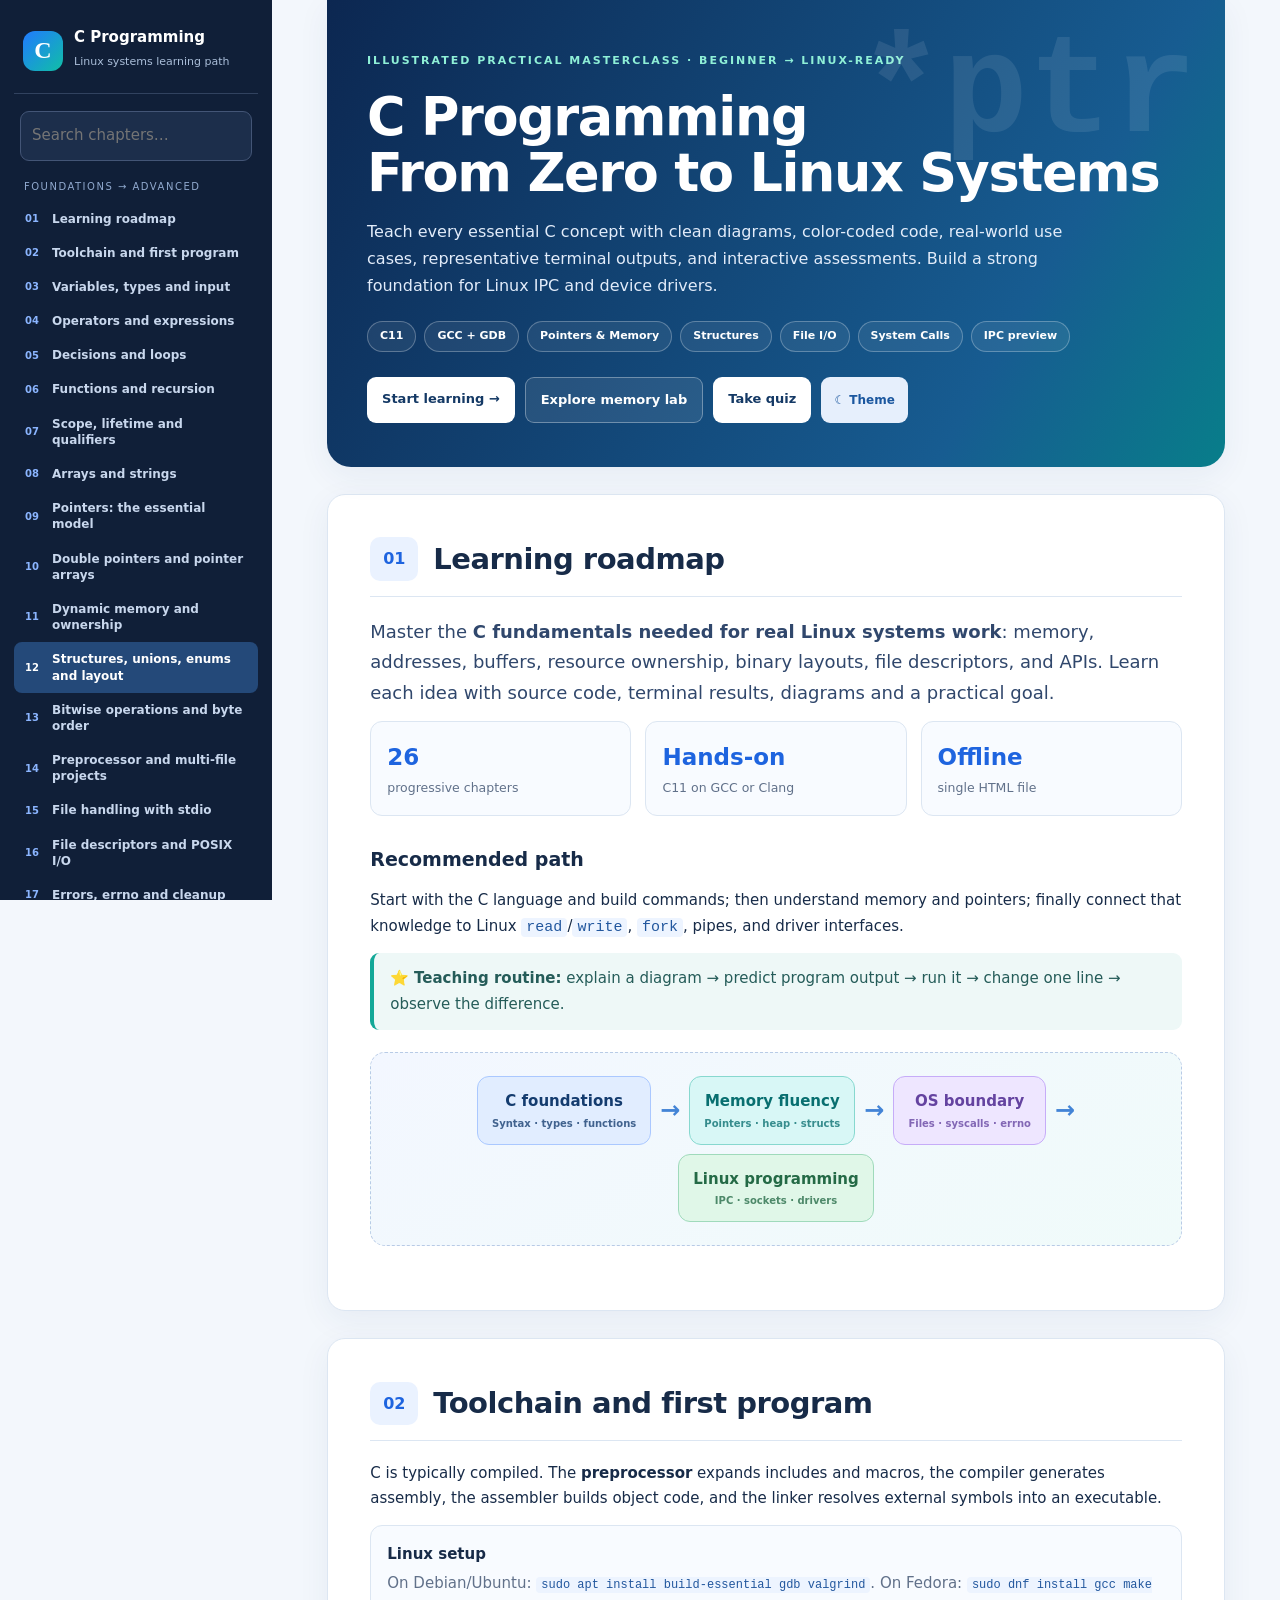
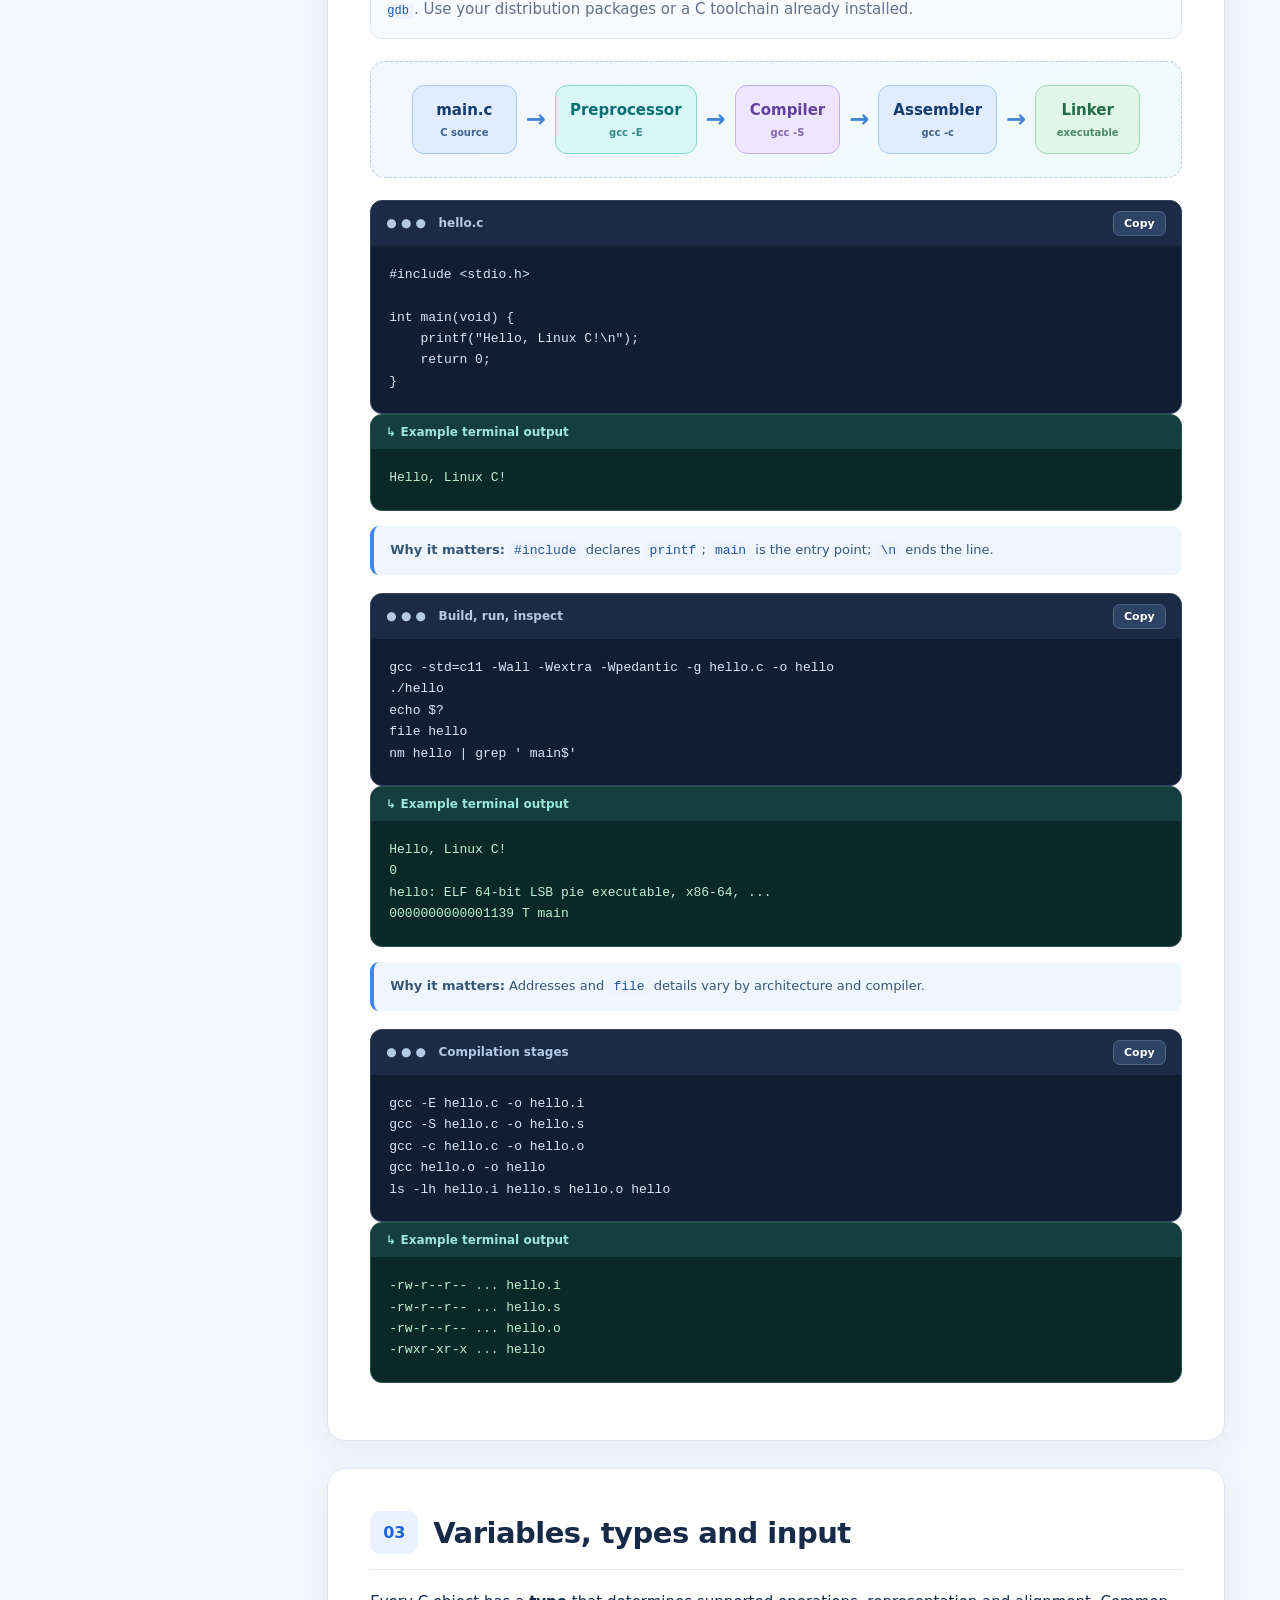
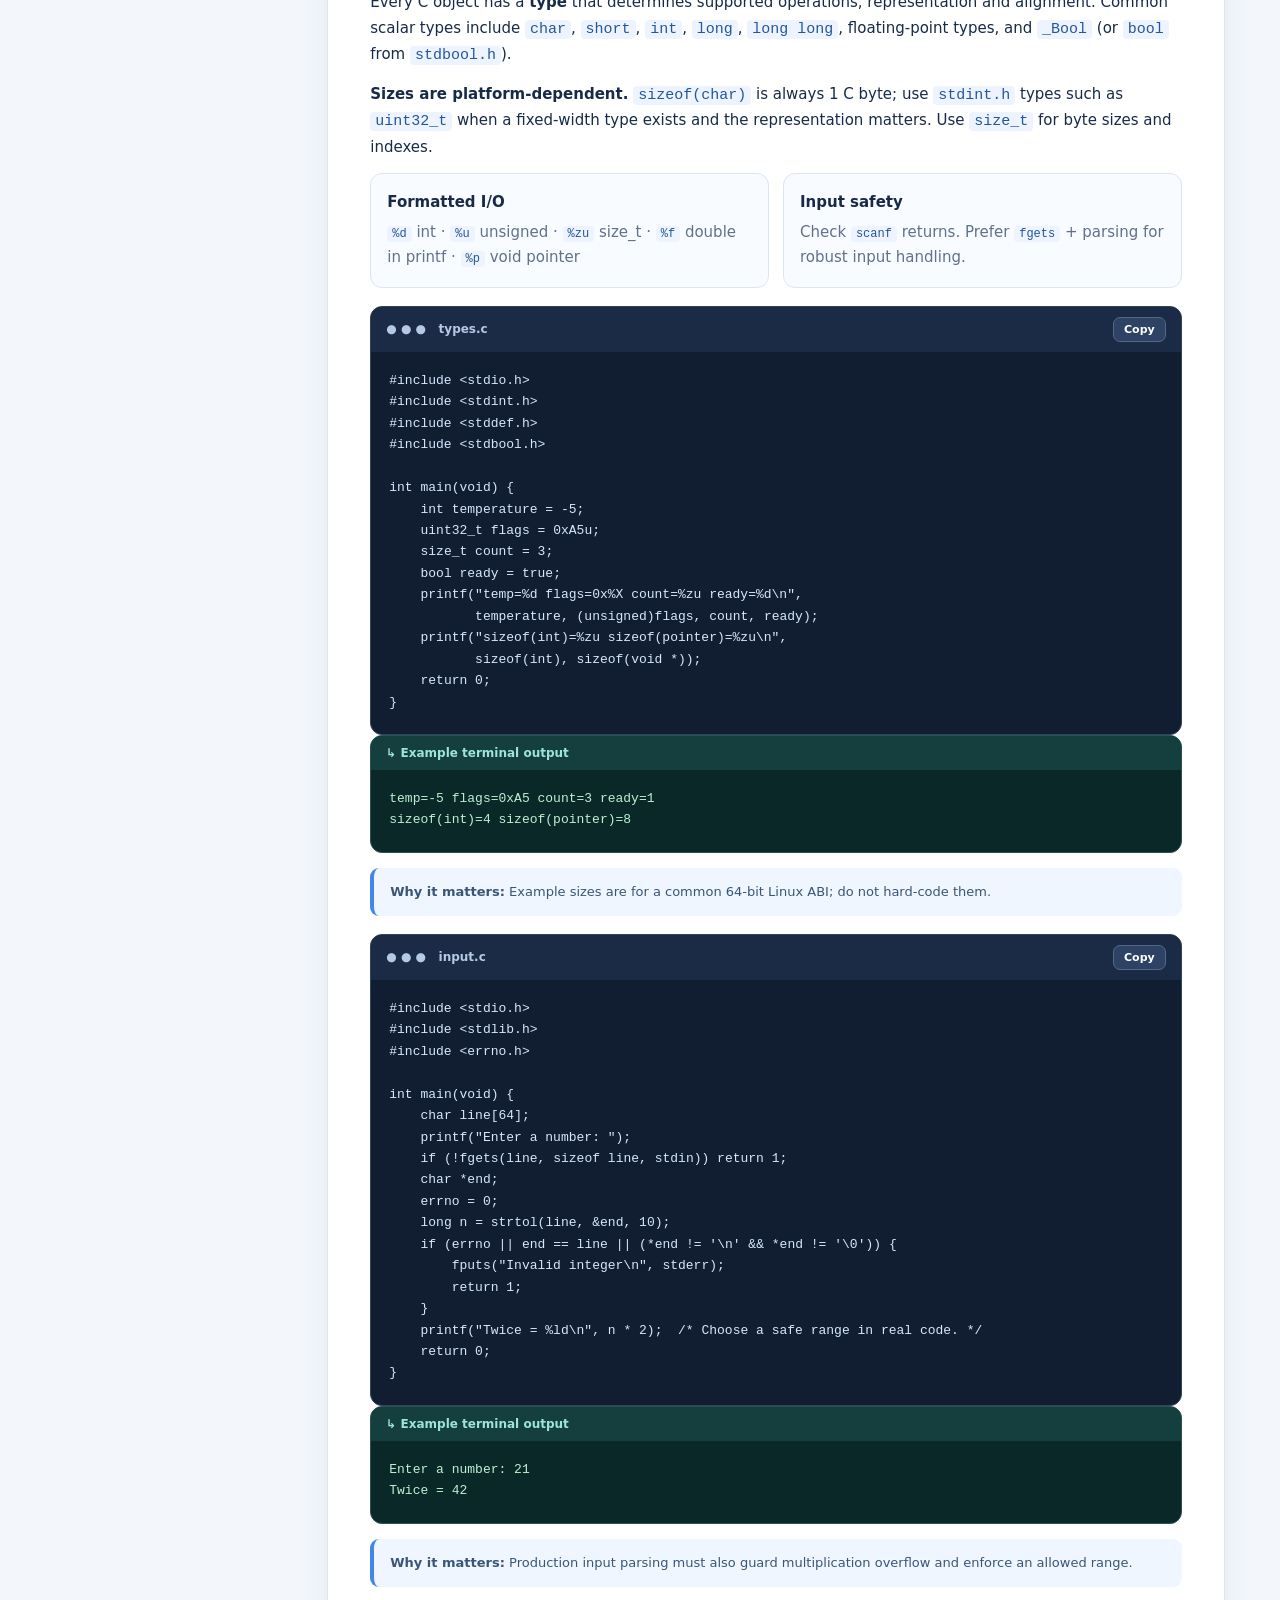
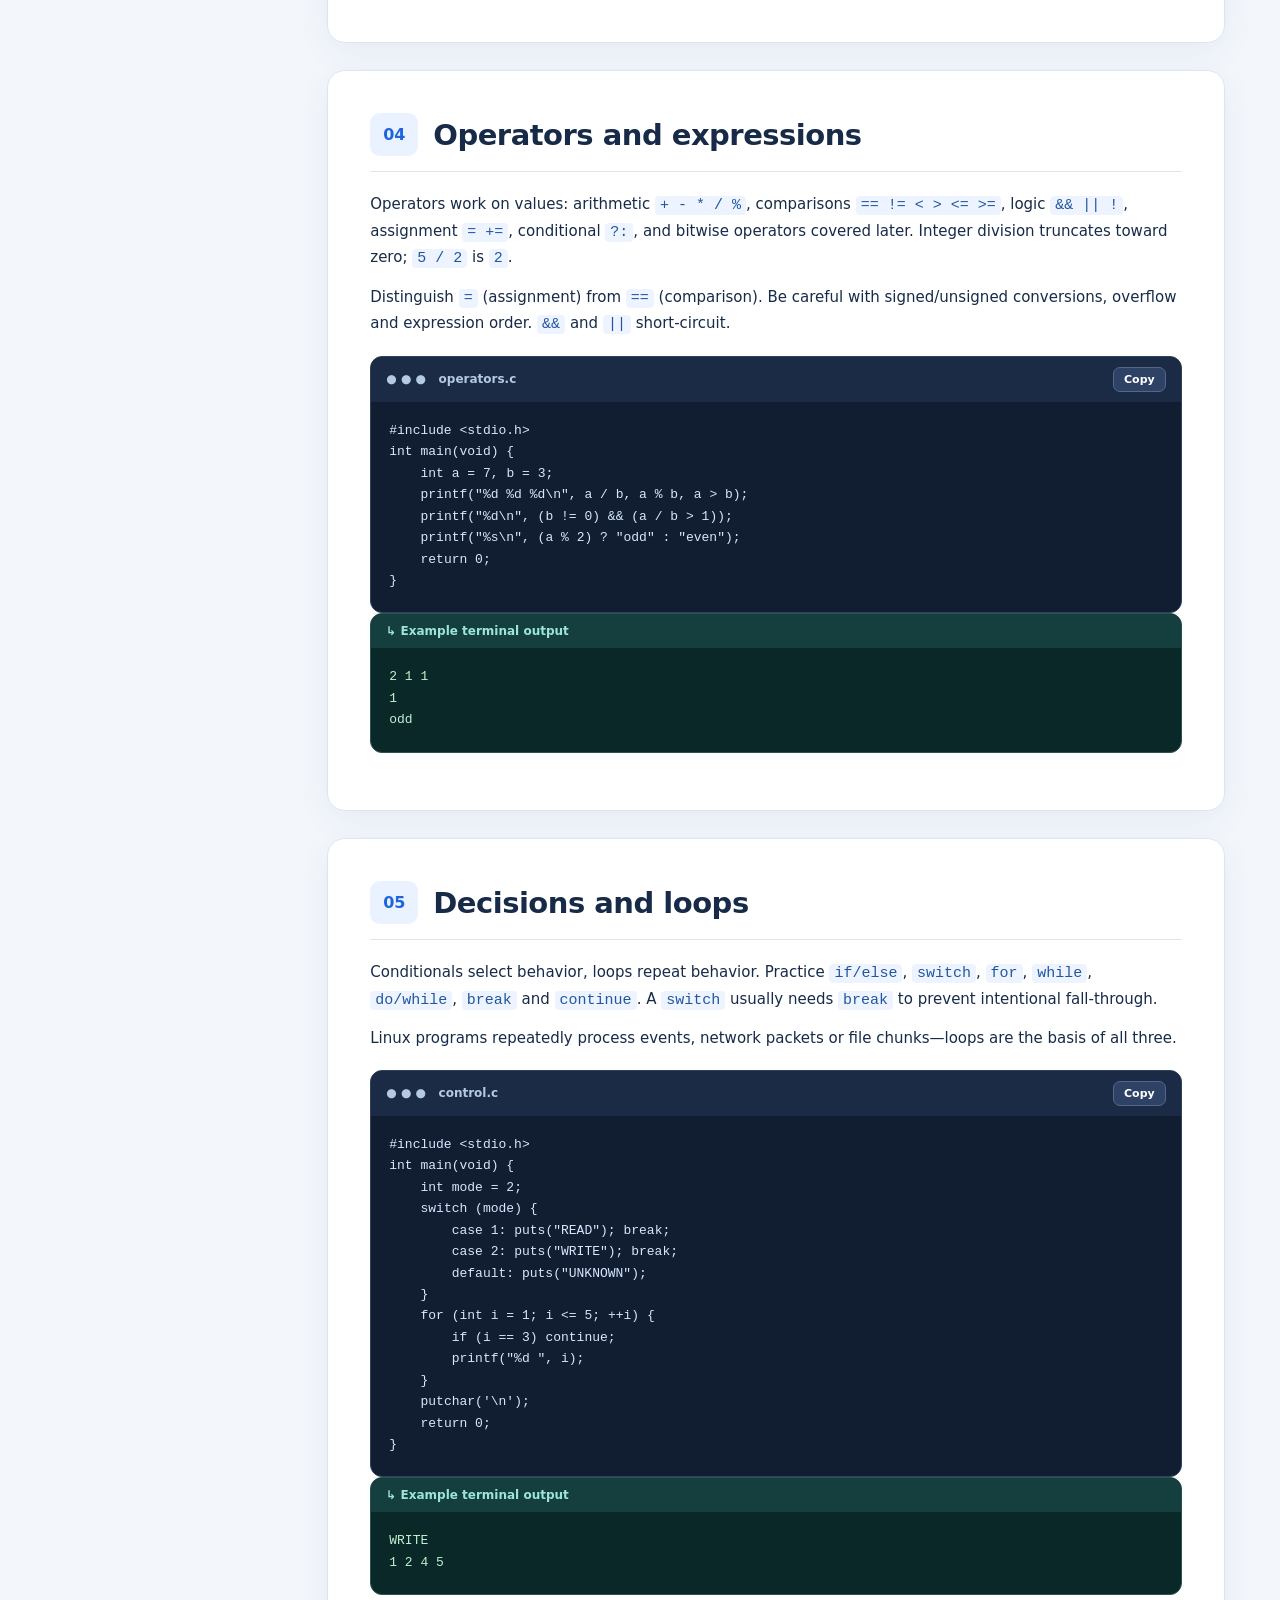
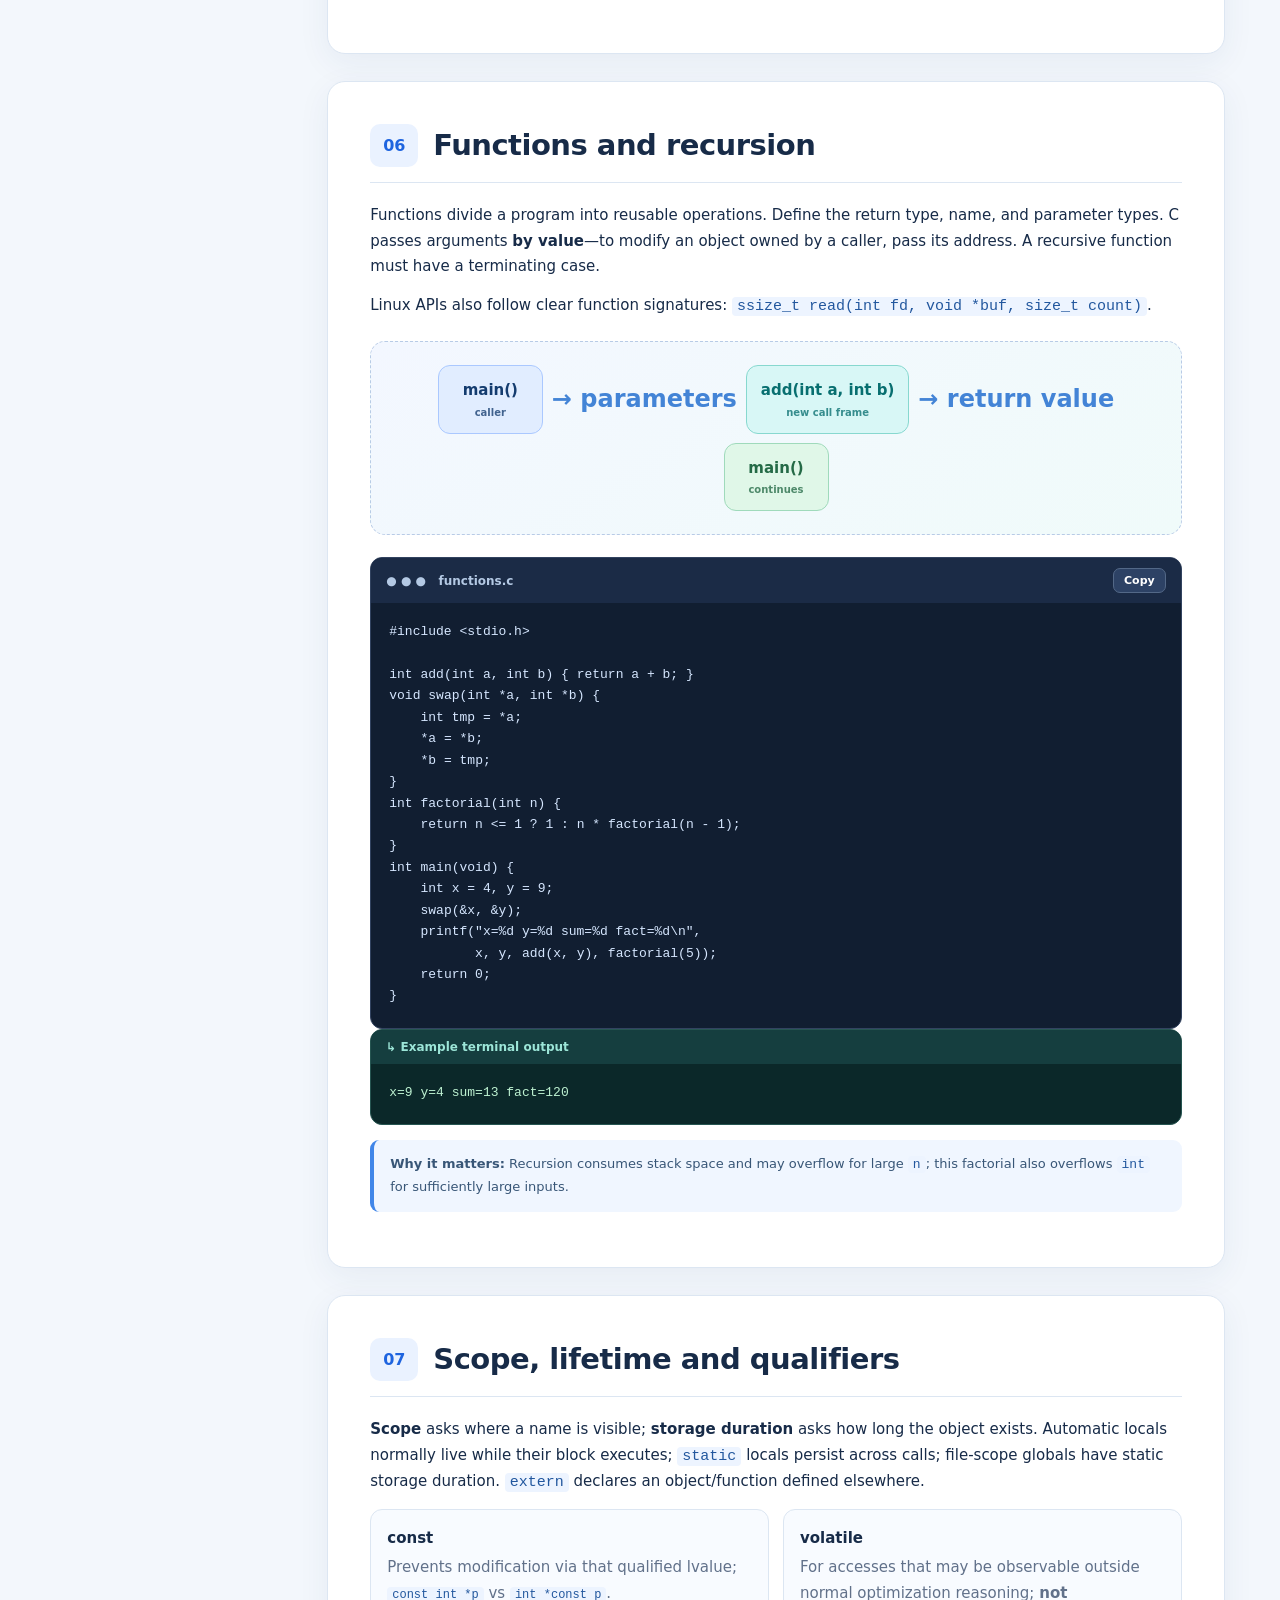
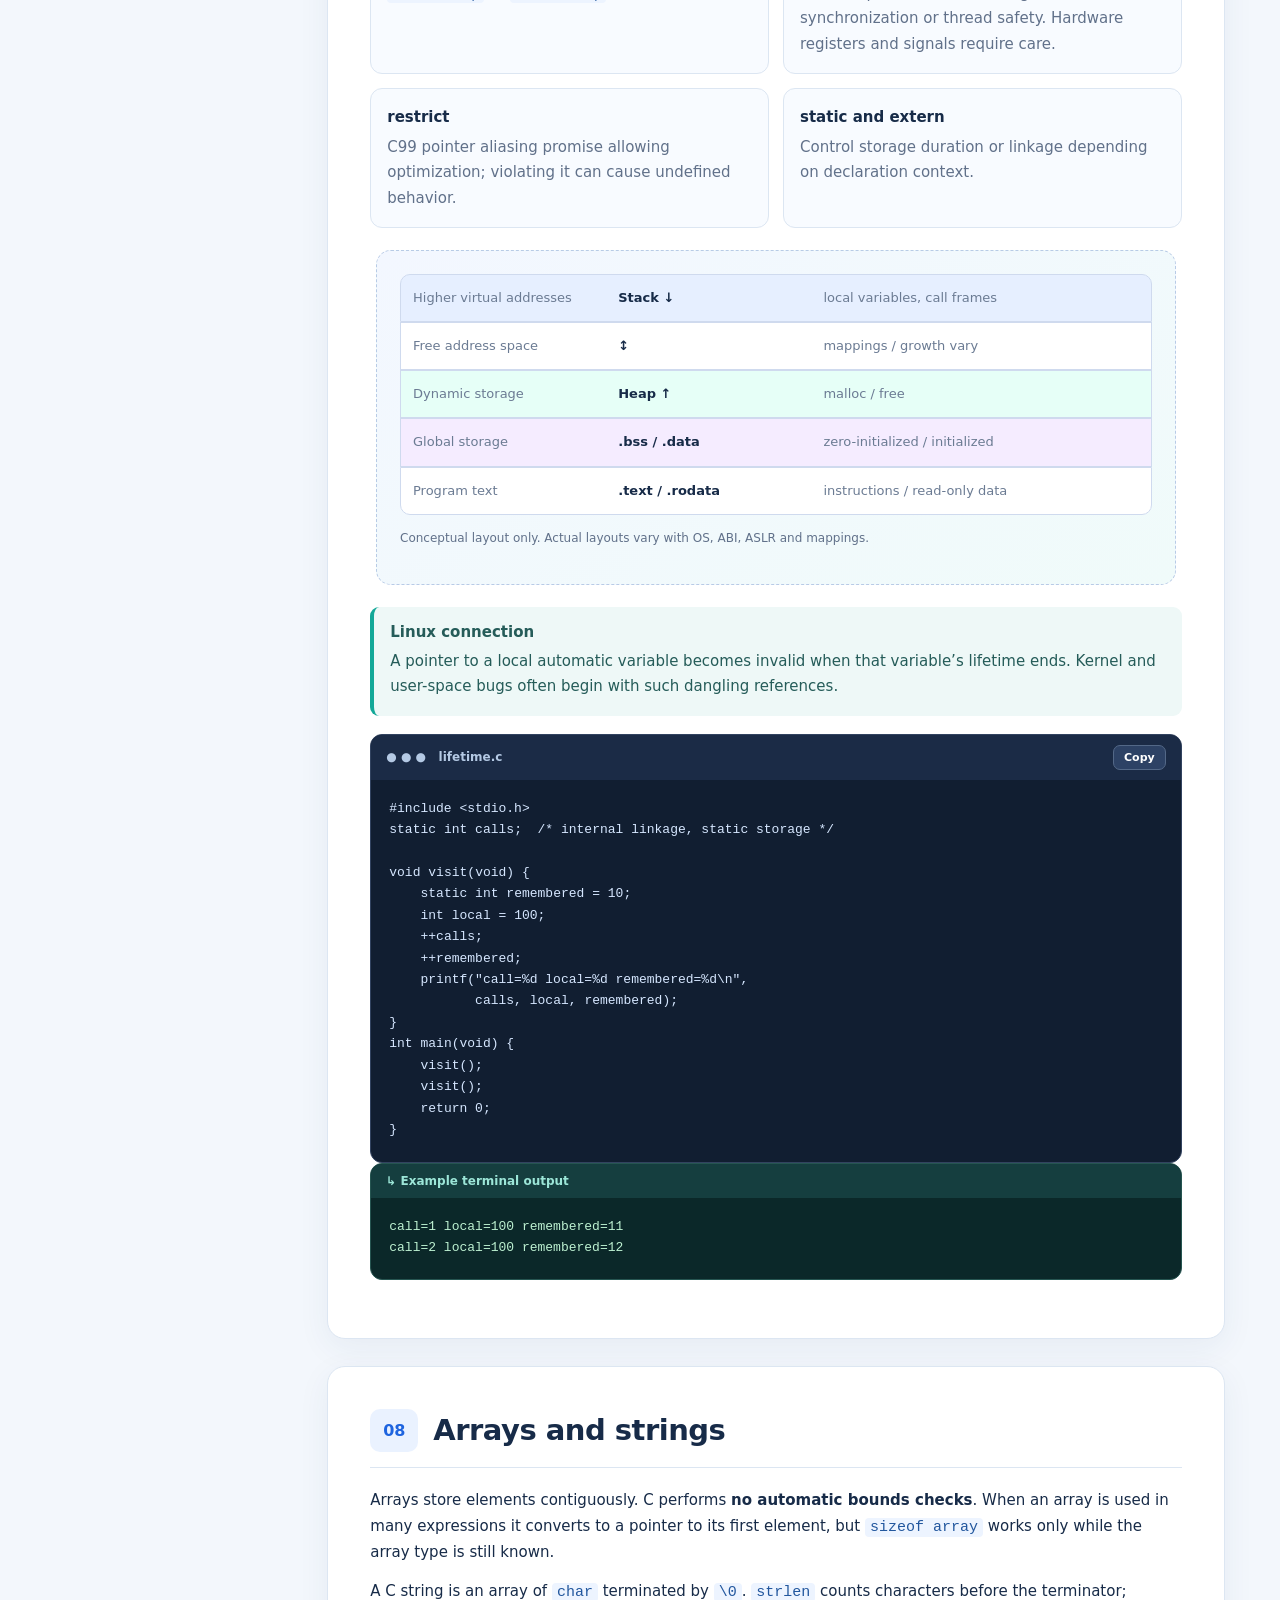
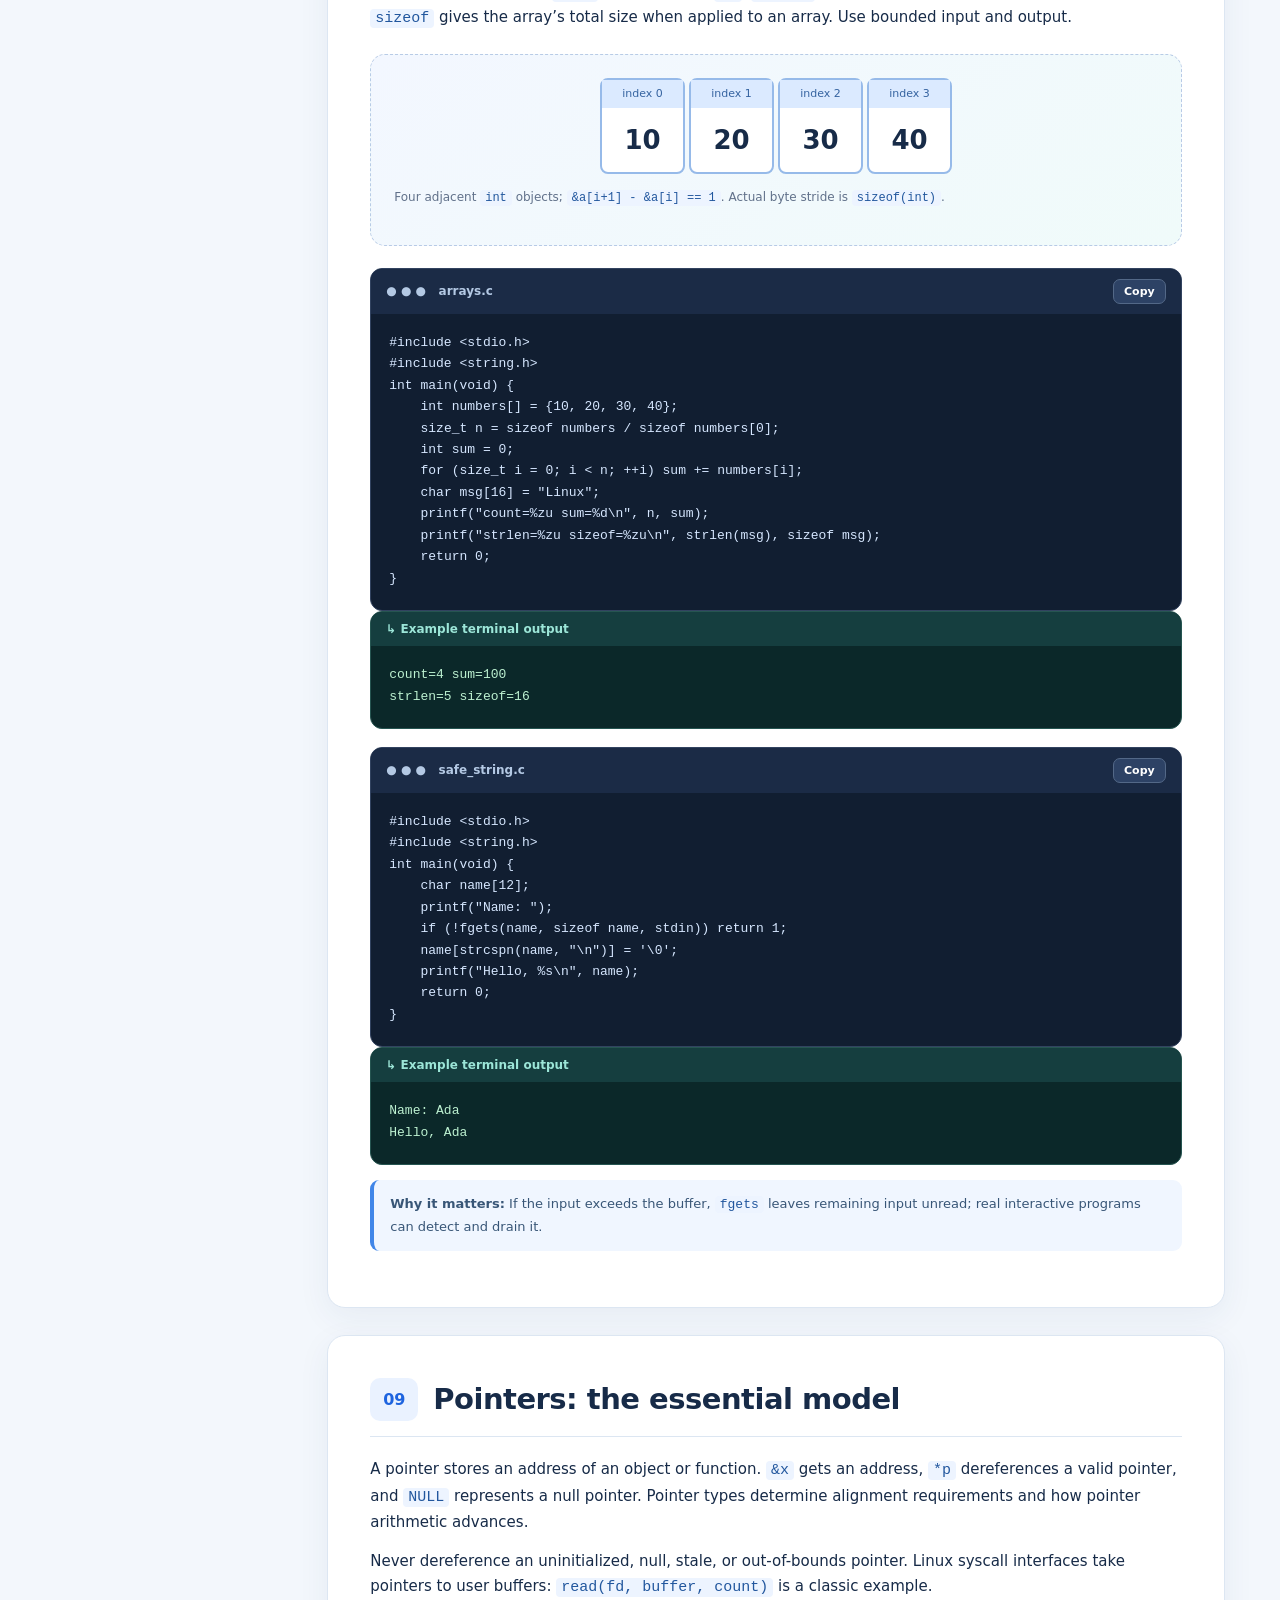
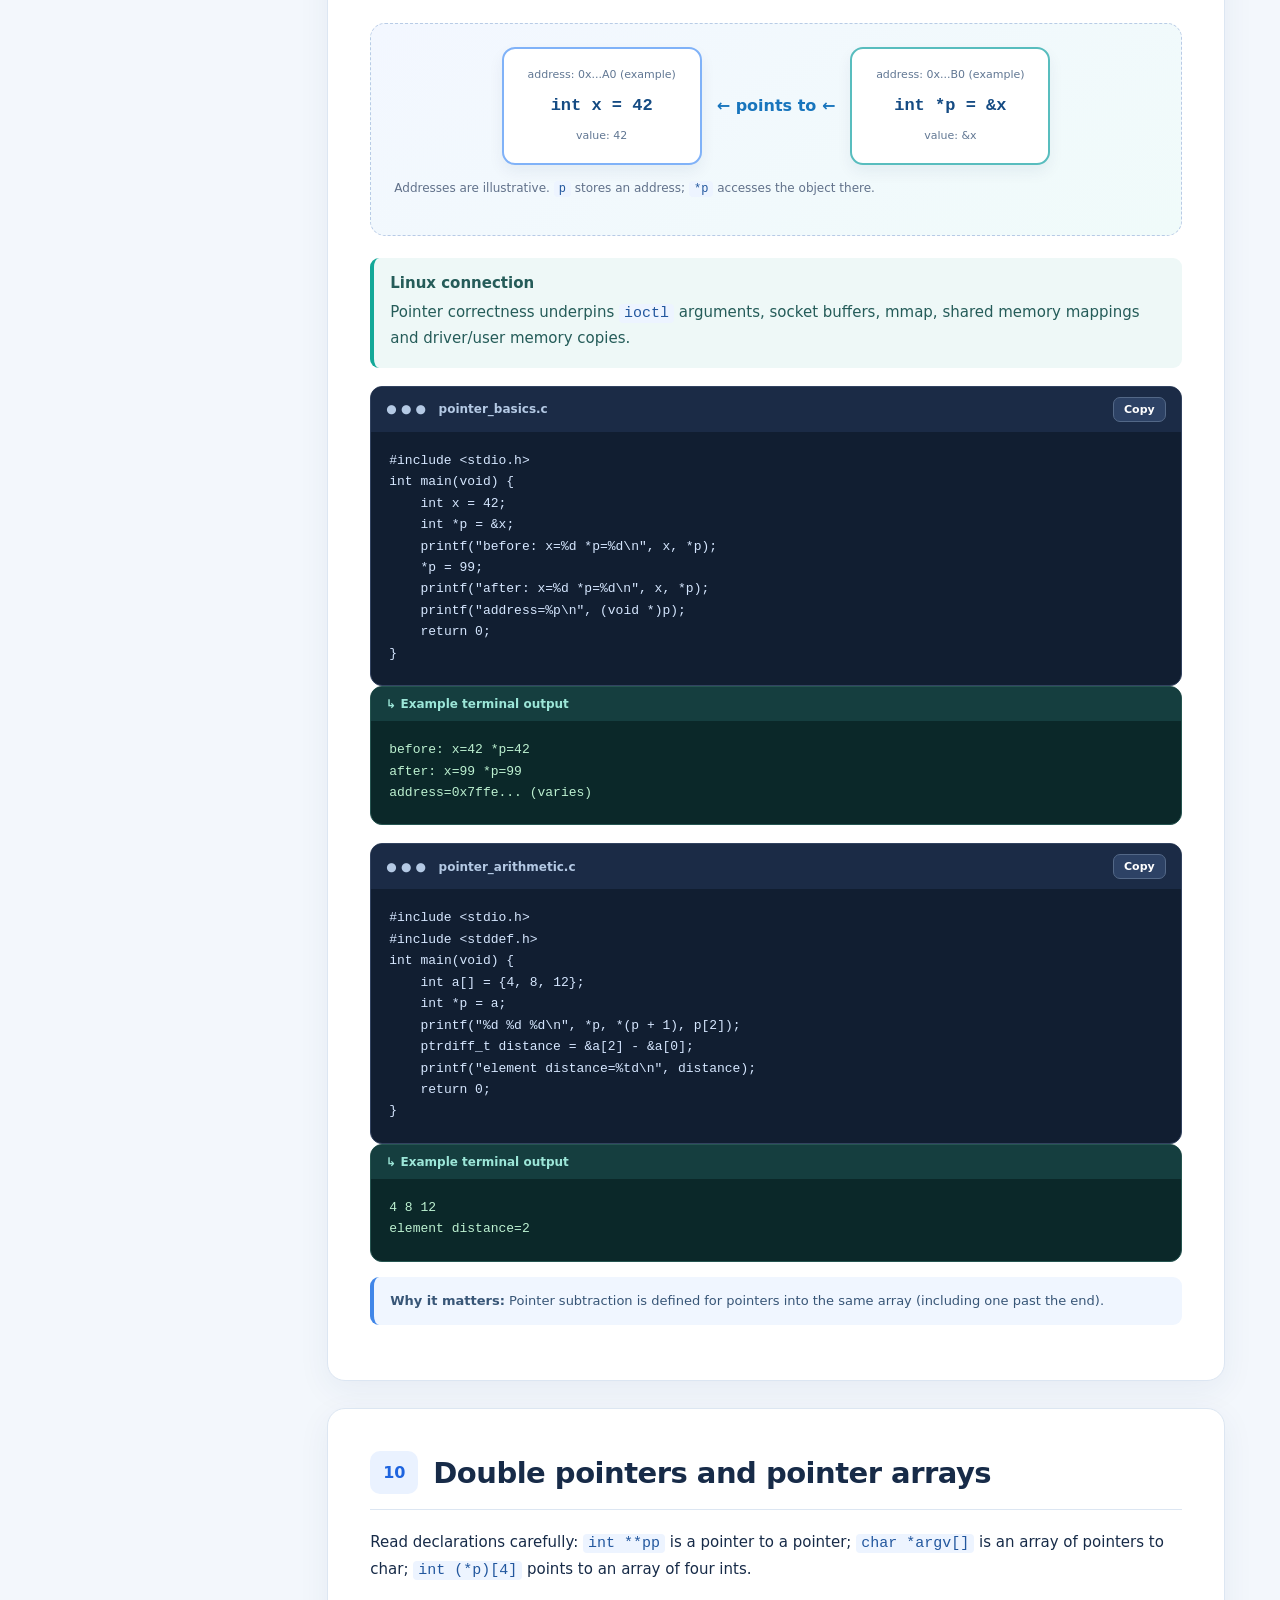
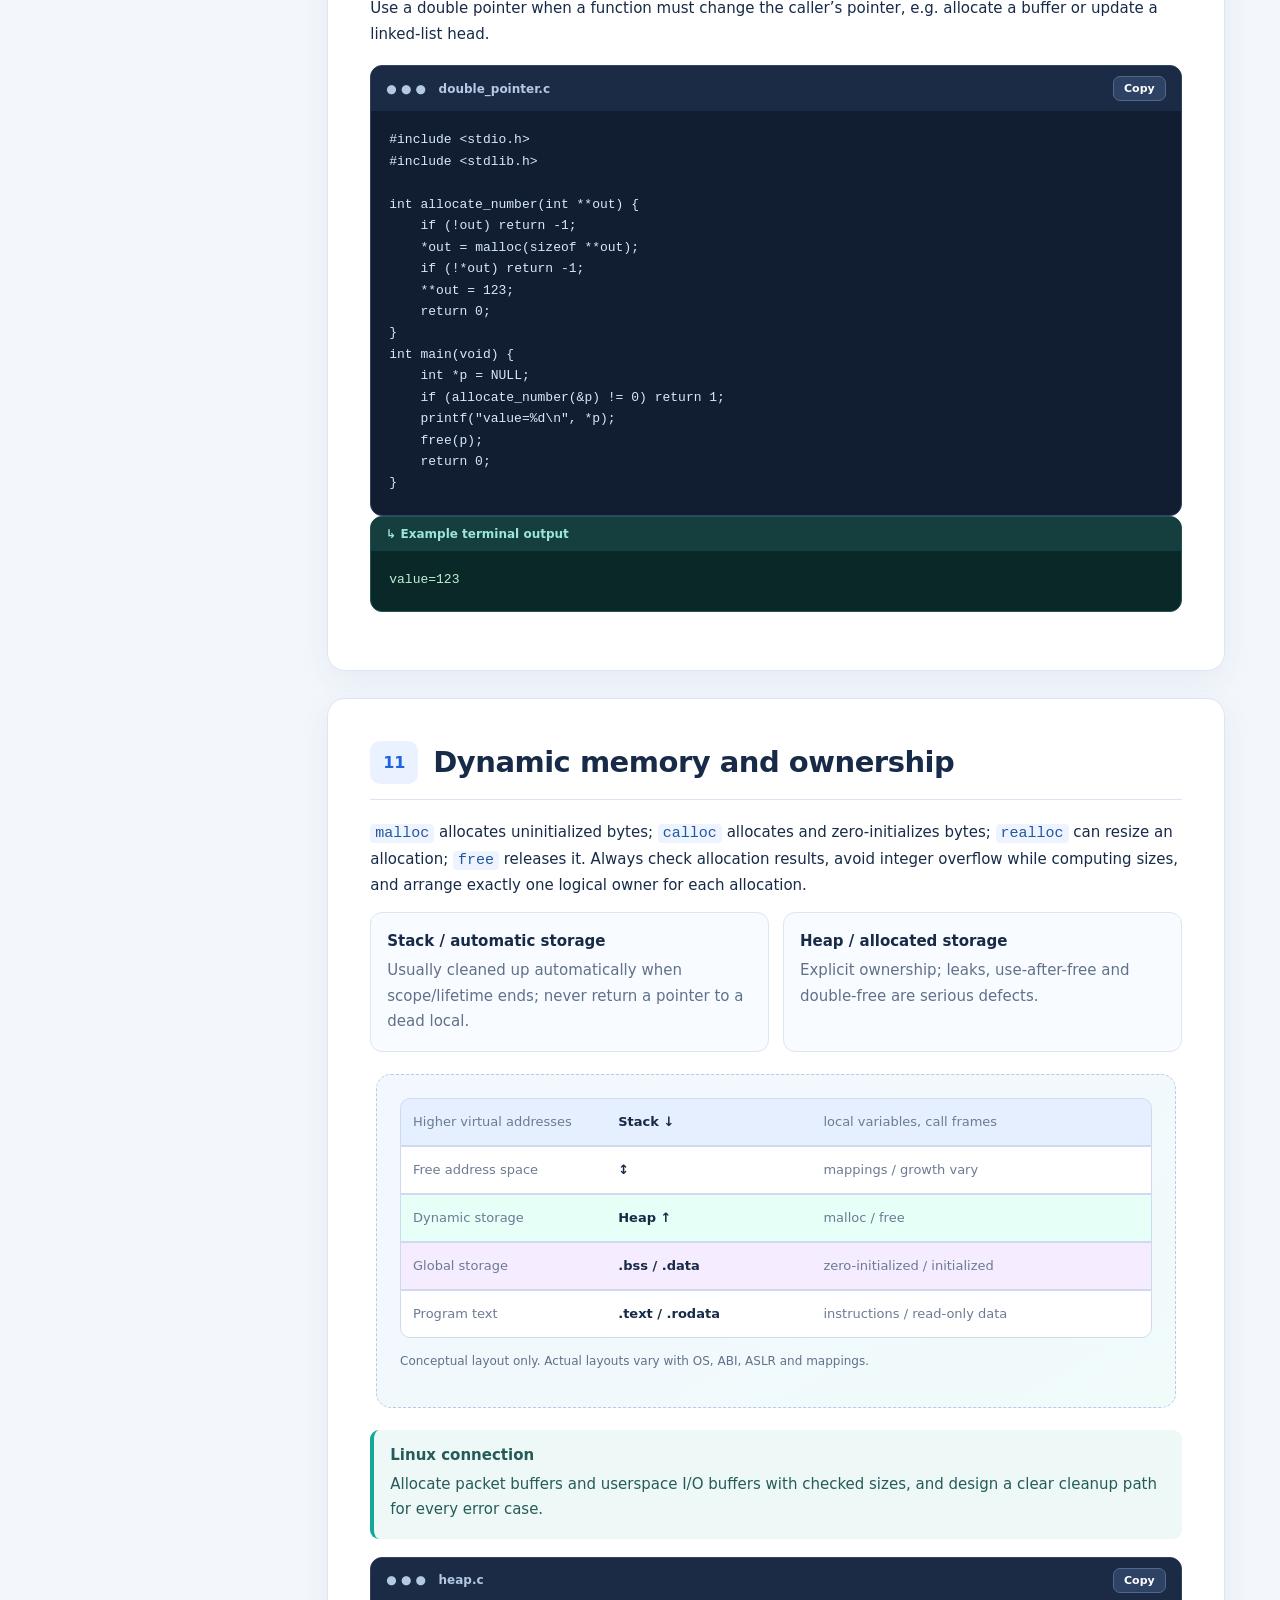
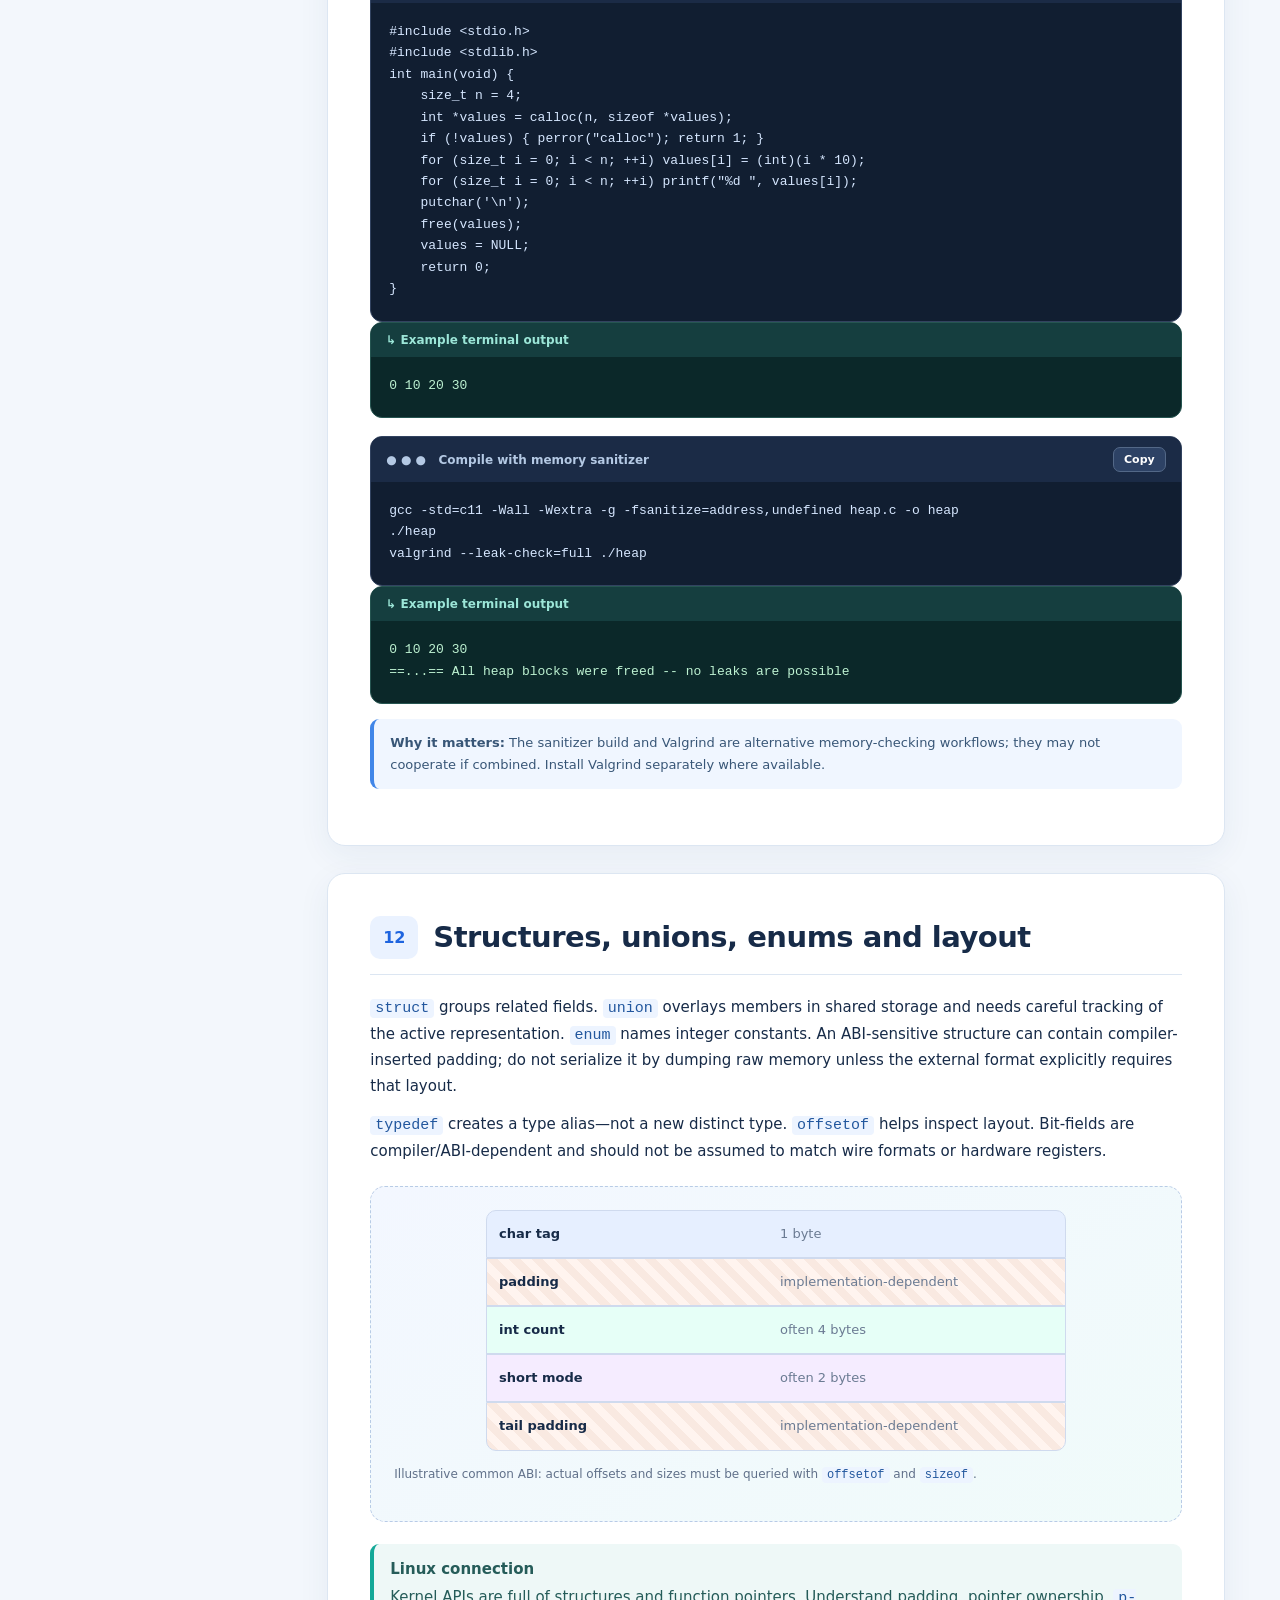
<file: 09_embedded_linux_c/Docs/c_foundations_for_linux_system_programming.html>
<!DOCTYPE html><html lang="en"><head><meta charset="utf-8"><meta name="viewport" content="width=device-width,initial-scale=1"><meta name="description" content="Illustrated single-page C programming tutorial from beginner basics through Linux system programming readiness: examples, terminal outputs, pointers, memory, files, IPC and quizzes."><title>C Programming — From Fundamentals to Linux System Programming</title><style>
:root{--bg:#f3f7fc;--paper:#fff;--ink:#172b48;--muted:#61718a;--brand:#1e64df;--line:#dce6f2;--nav:#101f38;--teal:#087f86;--purple:#6f48b7;--soft:#eaf2ff;--shadow:0 9px 32px #233d6a10}*{box-sizing:border-box}html{scroll-behavior:smooth;scroll-padding-top:26px}body{margin:0;background:var(--bg);color:var(--ink);font:15px/1.7 system-ui,-apple-system,Segoe UI,Roboto,Arial,sans-serif}a{color:var(--brand)}button,input{font:inherit}button{cursor:pointer}.layout{display:grid;grid-template-columns:272px minmax(0,1fr);min-height:100vh}.sidebar{background:var(--nav);color:#cbd9ee;position:sticky;top:0;height:100vh;overflow:auto;padding:23px 14px}.logo{padding:5px 9px 20px;border-bottom:1px solid #31425f;display:flex;gap:11px;align-items:center}.logoico{width:40px;height:40px;display:grid;place-items:center;background:linear-gradient(135deg,#217aff,#10bfa6);border-radius:12px;font:900 24px ui-monospace;color:#fff}.logo b{color:#fff;font-size:15px;line-height:1.3;display:block}.logo small{font-size:11px;color:#aabed9}.nav-label{font-size:10px;text-transform:uppercase;letter-spacing:1.5px;color:#90a9ce;padding:15px 10px 7px}.navbtn{display:flex;gap:10px;align-items:center;padding:9px 11px;text-decoration:none;color:#c8d7ed;font-size:12px;font-weight:600;border-radius:8px;line-height:1.35}.navbtn span{font-size:10px;min-width:17px;color:#8bb5ff}.navbtn.active,.navbtn:hover{background:#244979;color:#fff}.navbtn.active span{color:#fff}#navsearch{margin:17px 6px 2px;width:calc(100% - 12px);padding:11px;color:#fff;background:#1c2e4b;border:1px solid #435576;border-radius:9px;outline:none}.sidebar-foot{padding:20px 9px;font-size:11px;color:#9db2ce}.main{min-width:0;max-width:1500px;padding:0 4.3vw 80px}.hero{background:linear-gradient(120deg,#0c2751,#175c91 75%,#087e8a);color:#fff;border-radius:0 0 24px 24px;padding:47px 40px 44px;position:relative;overflow:hidden;box-shadow:var(--shadow)}.hero:after{content:'*ptr';position:absolute;right:28px;top:14px;font:900 clamp(65px,11vw,165px) ui-monospace,monospace;opacity:.09;pointer-events:none}.eyebrow{letter-spacing:2px;font-size:11px;font-weight:800;color:#8ff0d7;text-transform:uppercase}.hero h1{font-size:clamp(29px,4.1vw,55px);line-height:1.08;margin:16px 0 12px;letter-spacing:-1.4px;max-width:850px}.hero p{max-width:740px;color:#e2ecfa;font-size:16px}.hero-tags{display:flex;flex-wrap:wrap;gap:8px;margin-top:22px}.hero-tags span{border:1px solid #ffffff45;background:#ffffff12;border-radius:100px;padding:5px 12px;font-size:11px;font-weight:700}.hero-actions{display:flex;gap:10px;flex-wrap:wrap;margin-top:25px}.hero-actions a{text-decoration:none;border-radius:9px;background:#fff;color:#143965;padding:11px 15px;font-weight:800;font-size:13px}.hero-actions a:nth-child(2){background:#ffffff17;border:1px solid #ffffff55;color:#fff}.section-title{display:flex;gap:15px;align-items:center;border-bottom:1px solid var(--line);padding-bottom:15px;margin-bottom:20px}.section-title span{background:var(--soft);color:var(--brand);border-radius:10px;font-size:16px;font-weight:900;padding:8px 12px;min-width:48px;text-align:center}.section-title h2{margin:0;font-size:clamp(20px,2.45vw,29px);line-height:1.25;letter-spacing:-.5px}.lesson{background:var(--paper);padding:clamp(22px,3.3vw,43px);margin:27px 0;border-radius:18px;border:1px solid var(--line);box-shadow:var(--shadow)}.lesson p{margin:13px 0}.lesson h3{font-size:19px;margin:27px 0 12px}.lede{font-size:18px;color:#30476c}.grid{display:grid;gap:14px}.grid.two{grid-template-columns:repeat(2,minmax(0,1fr))}.grid.three{grid-template-columns:repeat(3,minmax(0,1fr))}.stat,.concept{border:1px solid var(--line);background:#f8fbff;padding:16px;border-radius:12px}.stat b{color:var(--brand);font-size:23px;display:block}.stat small,.concept span{color:var(--muted);display:block}.concept b{display:block;margin-bottom:4px}.concept code{font-size:12px}.small{font-size:12px}.muted{color:var(--muted)}.tip,.tipline,.explain{background:#eef8f7;border-left:4px solid #13a898;border-radius:9px;padding:13px 16px;color:#255c59;margin:16px 0}.tip p{margin:3px 0}.explain{background:#f0f6ff;border-color:#4186e8;color:#385677;font-size:13px}.diagram{background:linear-gradient(150deg,#f3f7ff,#f0fbfa);border:1px dashed #b8cbe6;border-radius:15px;padding:23px;margin:22px 0;overflow-x:auto}.flow{display:flex;justify-content:center;align-items:center;gap:9px;flex-wrap:wrap}.flow>b{color:#4384d6;font-size:24px}.node{padding:12px 14px;border-radius:12px;text-align:center;font-weight:800;color:#143c6f;border:1px solid #aac8ff;background:#e1edff;min-width:105px}.node small{display:block;font-size:10px;font-weight:600;opacity:.78}.ncyan{background:#d8f7f6;border-color:#87d8cf;color:#086f70}.npurple{background:#eee6ff;border-color:#c6acf8;color:#6443a0}.ngreen{background:#e0f7e8;border-color:#9fdabb;color:#246a46}.memory-map{max-width:800px;margin-left:auto;margin-right:auto}.memrow{display:grid;grid-template-columns:minmax(80px,1fr) minmax(100px,1fr) minmax(100px,1.6fr);gap:8px;padding:12px;border:1px solid #cfdaee;background:#fff;font-size:13px}.memrow:first-child{background:#e6efff;border-radius:10px 10px 0 0}.memrow:nth-child(3){background:#e6fff7}.memrow:nth-child(4){background:#f5ecff}.memrow:last-of-type{border-radius:0 0 10px 10px}.memrow span,.memrow em{color:#6b7b93;font-style:normal}.arrayview{display:flex;gap:4px;justify-content:center;flex-wrap:wrap}.arrayview div{min-width:85px;text-align:center;border:2px solid #96bae9;border-radius:8px;background:#fff}.arrayview small{display:block;background:#dbeaff;font-size:11px;padding:5px;color:#3563a0}.arrayview b{display:block;font-size:26px;padding:10px}.arrayview.bytes div{min-width:60px}.pointer-visual{display:flex;align-items:center;justify-content:center;gap:15px;flex-wrap:wrap}.memory-cell{border:2px solid #80b2f8;background:#fff;padding:17px 19px;border-radius:13px;text-align:center;min-width:200px;box-shadow:0 7px 15px #152e6410}.memory-cell.cyan{border-color:#58bdbe}.memory-cell small,.memory-cell span{display:block;color:#617793;font-size:11px}.memory-cell strong{display:block;color:#154b83;font:800 17px ui-monospace,monospace;padding:12px 0}.arrowline{font-size:16px;color:#1875bd;font-weight:800;text-align:center}.structvis{max-width:580px;margin:auto}.structvis .memrow{grid-template-columns:1fr 1fr}.structvis .padding{background:repeating-linear-gradient(45deg,#f9e9e1,#f9e9e1 8px,#fff4ef 8px,#fff4ef 16px)}.codebox,.outbox{margin:18px 0 0;overflow:hidden;border-radius:12px;border:1px solid #324360;background:#111e31;color:#d6e7ff}.codehead,.outhead{display:flex;justify-content:space-between;align-items:center;padding:10px 15px;background:#1b2b46;color:#b4c9e4;font:700 12px system-ui}.copy{padding:5px 10px;border:1px solid #536887;border-radius:7px;background:#2d4265;color:#fff;font-size:11px}.source,.outbox pre{margin:0;overflow:auto;padding:18px 18px 21px;font:13px/1.65 'Cascadia Code',Consolas,'Liberation Mono',monospace;tab-size:4;white-space:pre;max-height:630px}.outbox{margin:0 0 15px;background:#0b2829;border-color:#265551}.outhead{background:#153e3f;color:#9ce6d8}.outbox pre{color:#bdf1d1;max-height:260px}.highlight .c,.highlight .c1,.highlight .cm{color:#91a4ba;font-style:italic}.highlight .k,.highlight .kt,.highlight .kn{color:#ff91a8;font-weight:bold}.highlight .s,.highlight .s2,.highlight .sc,.highlight .se{color:#abf1ac}.highlight .mi,.highlight .mh,.highlight .mf{color:#f3bf76}.highlight .nf,.highlight .nb{color:#89c9ff}.highlight .cp{color:#d8a3ff}.highlight .o{color:#e6a4f0}.highlight .n{color:#e1edff}.highlight .p{color:#d6e0f7}code:not(.source code){font-family:ui-monospace,Consolas,monospace;background:#edf4ff;color:#22579e;padding:1px 5px;border-radius:4px;word-break:break-word}.projectgrid{display:grid;grid-template-columns:repeat(2,minmax(0,1fr));gap:14px}.projectgrid article{border:1px solid var(--line);border-radius:12px;padding:18px;background:#f8fbff}.projectgrid small{font-size:10px;color:#087c84;font-weight:900;letter-spacing:1px}.projectgrid h3{margin:5px 0 10px}.reveal,.secondary,.primary{border:0;border-radius:9px;padding:10px 13px;font-weight:750;font-size:12px}.reveal,.secondary{background:#e6effc;color:#1b579f}.primary{background:#1768e2;color:white}.projectgrid article [hidden]{display:none}.interview{border:1px solid var(--line);border-radius:10px;margin:9px 0;overflow:hidden}.interview button{width:100%;display:flex;justify-content:space-between;gap:10px;text-align:left;background:#f3f8ff;border:0;padding:12px 16px;font-size:13px;font-weight:800;color:#23436a}.interview .answer{padding:15px;background:white}.lab{border:1px solid var(--line);padding:22px;border-radius:15px;background:#f8fbff}.labcontrols{display:flex;gap:15px;flex-wrap:wrap;align-items:center;margin-bottom:25px}.labcontrols label{display:flex;align-items:center;gap:11px}.labcontrols input{accent-color:#1c69e4}.challenge{background:#f8fbff;border:1px solid var(--line);padding:18px;border-radius:12px}.answer-row{display:flex;gap:10px;flex-wrap:wrap}.answer-btn{padding:7px 17px;border:1px solid #bad1f1;border-radius:8px;background:white;color:#1c5caf}.answer-btn.correct{background:#e1fae8;border-color:#5bcf83;color:#087743}.answer-btn.incorrect{background:#ffe4e4;border-color:#d67e7e;color:#ab2b2b}.quizq{padding:17px 0;border-bottom:1px solid var(--line)}.quizq strong{display:block;margin-bottom:8px}.quizq label{display:block;padding:5px 9px;cursor:pointer;border-radius:7px}.quizq label:hover{background:#f2f7ff}.quizq input{accent-color:var(--brand);margin-right:8px}.quizq .explanation{display:none;margin-top:8px;padding:10px 12px;background:#eef8f3;border-radius:7px;font-size:13px}.quizq.marked .explanation{display:block}.quizactions{display:flex;gap:10px;align-items:center;margin-top:20px;flex-wrap:wrap}.commandgrid{display:grid;grid-template-columns:repeat(2,minmax(0,1fr));gap:10px}.commandgrid>div{background:#f5f8ff;border:1px solid var(--line);padding:12px;border-radius:10px;min-width:0}.commandgrid b{display:block;font-size:12px}.commandgrid code{display:block;margin-top:5px;overflow:auto;white-space:nowrap;font-size:12px}.footer{padding:30px;text-align:center;color:var(--muted);font-size:12px}.mobile-toggle{display:none}body.night{--bg:#101827;--paper:#162237;--ink:#e0e9f7;--muted:#a5b7cf;--line:#31445d;--soft:#1f3a5d;--shadow:none}body.night .concept,body.night .stat,body.night .projectgrid article,body.night .commandgrid>div,body.night .challenge,body.night .lab{background:#192c43}body.night code:not(.source code){background:#25405c;color:#a4d2ff}body.night .interview button{background:#263b54;color:#e1ecff}body.night .interview .answer{background:#192c43}body.night .quizq .explanation{background:#17382f}body.night .diagram{background:#192c43}body.night .lesson .tip{color:#235c55}body.night .node,body.night .memory-cell{color:#183c67}body.night .node small{color:#183c67}body.night .memrow{color:#15294a}body.night .arrayview b{color:#183c67}body.night .answer-btn{color:#184e8b}@media(max-width:1000px){.layout{grid-template-columns:235px minmax(0,1fr)}.main{padding:0 2.5vw 70px}.hero{padding:34px 25px}.lesson{padding:25px}}@media(max-width:760px){.layout{display:block}.sidebar{position:fixed;z-index:30;transform:translateX(-102%);width:265px;transition:transform .2s}.sidebar.open{transform:translateX(0)}.mobile-toggle{display:block;position:fixed;z-index:31;bottom:18px;right:18px;background:#1568dc;border:0;color:#fff;border-radius:100px;padding:13px 16px;box-shadow:0 7px 24px #1a3e7c55}.main{padding:0 12px 65px}.hero{border-radius:0 0 16px 16px;padding:29px 20px}.lesson{padding:19px;margin:17px 0}.grid.two,.grid.three,.projectgrid,.commandgrid{grid-template-columns:1fr}.memrow{font-size:11px}.source,.outbox pre{font-size:11px}.hero h1{font-size:32px}}
</style></head><body><button class="mobile-toggle" id="mobileToggle" aria-label="Open chapters">☰ Chapters</button><div class="layout"><aside class="sidebar" id="sidebar"><div class="logo"><div class="logoico">C</div><div><b>C Programming</b><small>Linux systems learning path</small></div></div><input id="navsearch" type="search" placeholder="Search chapters…" aria-label="Search chapters"><div class="nav-label">Foundations → advanced</div><a class="navbtn" href="#learning-roadmap" data-search="learning roadmap"><span>01</span>Learning roadmap</a><a class="navbtn" href="#toolchain-and-first-program" data-search="toolchain and first program"><span>02</span>Toolchain and first program</a><a class="navbtn" href="#variables,-types-and-input" data-search="variables, types and input"><span>03</span>Variables, types and input</a><a class="navbtn" href="#operators-and-expressions" data-search="operators and expressions"><span>04</span>Operators and expressions</a><a class="navbtn" href="#decisions-and-loops" data-search="decisions and loops"><span>05</span>Decisions and loops</a><a class="navbtn" href="#functions-and-recursion" data-search="functions and recursion"><span>06</span>Functions and recursion</a><a class="navbtn" href="#scope,-lifetime-and-qualifiers" data-search="scope, lifetime and qualifiers"><span>07</span>Scope, lifetime and qualifiers</a><a class="navbtn" href="#arrays-and-strings" data-search="arrays and strings"><span>08</span>Arrays and strings</a><a class="navbtn" href="#pointers:-the-essential-model" data-search="pointers: the essential model"><span>09</span>Pointers: the essential model</a><a class="navbtn" href="#double-pointers-and-pointer-arrays" data-search="double pointers and pointer arrays"><span>10</span>Double pointers and pointer arrays</a><a class="navbtn" href="#dynamic-memory-and-ownership" data-search="dynamic memory and ownership"><span>11</span>Dynamic memory and ownership</a><a class="navbtn" href="#structures,-unions,-enums-and-layout" data-search="structures, unions, enums and layout"><span>12</span>Structures, unions, enums and layout</a><a class="navbtn" href="#bitwise-operations-and-byte-order" data-search="bitwise operations and byte order"><span>13</span>Bitwise operations and byte order</a><a class="navbtn" href="#preprocessor-and-multi-file-projects" data-search="preprocessor and multi-file projects"><span>14</span>Preprocessor and multi-file projects</a><a class="navbtn" href="#file-handling-with-stdio" data-search="file handling with stdio"><span>15</span>File handling with stdio</a><a class="navbtn" href="#file-descriptors-and-posix-i/o" data-search="file descriptors and posix i/o"><span>16</span>File descriptors and POSIX I/O</a><a class="navbtn" href="#errors,-errno-and-cleanup" data-search="errors, errno and cleanup"><span>17</span>Errors, errno and cleanup</a><a class="navbtn" href="#command-line-and-environment" data-search="command line and environment"><span>18</span>Command line and environment</a><a class="navbtn" href="#function-pointers-and-callbacks" data-search="function pointers and callbacks"><span>19</span>Function pointers and callbacks</a><a class="navbtn" href="#linked-lists-and-data-structures" data-search="linked lists and data structures"><span>20</span>Linked lists and data structures</a><a class="navbtn" href="#debugging,-warnings-and-undefined-behavior" data-search="debugging, warnings and undefined behavior"><span>21</span>Debugging, warnings and undefined behavior</a><a class="navbtn" href="#your-bridge-to-linux-system-programming" data-search="your bridge to linux system programming"><span>22</span>Your bridge to Linux system programming</a><a class="navbtn" href="#practice-lab"><span>23</span>Interactive memory lab</a><a class="navbtn" href="#practice-projects"><span>24</span>Projects & interview Q&A</a><a class="navbtn" href="#knowledge-quiz"><span>25</span>Knowledge quiz</a><a class="navbtn" href="#command-cheatsheet"><span>26</span>Command reference</a><div class="sidebar-foot">Learn · Visualize · Compile · Debug<br>Offline single-file course</div></aside><main class="main"><header class="hero"><span class="eyebrow">Illustrated practical masterclass · Beginner → Linux-ready</span><h1>C Programming<br>From Zero to Linux Systems</h1><p>Teach every essential C concept with clean diagrams, color-coded code, real-world use cases, representative terminal outputs, and interactive assessments. Build a strong foundation for Linux IPC and device drivers.</p><div class="hero-tags"><span>C11</span><span>GCC + GDB</span><span>Pointers & Memory</span><span>Structures</span><span>File I/O</span><span>System Calls</span><span>IPC preview</span></div><div class="hero-actions"><a href="#learning-roadmap">Start learning →</a><a href="#practice-lab">Explore memory lab</a><a href="#knowledge-quiz">Take quiz</a><button class="secondary" id="themeToggle">☾ Theme</button></div></header><section class="lesson" id="learning-roadmap"><div class="section-title"><span>01</span><h2>Learning roadmap</h2></div><p class="lede">Master the <strong>C fundamentals needed for real Linux systems work</strong>: memory, addresses, buffers, resource ownership, binary layouts, file descriptors, and APIs. Learn each idea with source code, terminal results, diagrams and a practical goal.</p><div class="grid three"><div class="stat"><b>26</b><small>progressive chapters</small></div><div class="stat"><b>Hands-on</b><small>C11 on GCC or Clang</small></div><div class="stat"><b>Offline</b><small>single HTML file</small></div></div><h3>Recommended path</h3><p>Start with the C language and build commands; then understand memory and pointers; finally connect that knowledge to Linux <code>read</code>/<code>write</code>, <code>fork</code>, pipes, and driver interfaces.</p><p class="tipline">⭐ <strong>Teaching routine:</strong> explain a diagram → predict program output → run it → change one line → observe the difference.</p><div class="diagram flow"><div class="node nblue">C foundations<small>Syntax · types · functions</small></div><b>→</b><div class="node ncyan">Memory fluency<small>Pointers · heap · structs</small></div><b>→</b><div class="node npurple">OS boundary<small>Files · syscalls · errno</small></div><b>→</b><div class="node ngreen">Linux programming<small>IPC · sockets · drivers</small></div></div></section><section class="lesson" id="toolchain-and-first-program"><div class="section-title"><span>02</span><h2>Toolchain and first program</h2></div><p>C is typically compiled. The <strong>preprocessor</strong> expands includes and macros, the compiler generates assembly, the assembler builds object code, and the linker resolves external symbols into an executable.</p><div class="concept"><b>Linux setup</b><span>On Debian/Ubuntu: <code>sudo apt install build-essential gdb valgrind</code>. On Fedora: <code>sudo dnf install gcc make gdb</code>. Use your distribution packages or a C toolchain already installed.</span></div><div class="diagram flow"><div class="node nblue">main.c<small>C source</small></div><b>→</b><div class="node ncyan">Preprocessor<small>gcc -E</small></div><b>→</b><div class="node npurple">Compiler<small>gcc -S</small></div><b>→</b><div class="node nblue">Assembler<small>gcc -c</small></div><b>→</b><div class="node ngreen">Linker<small>executable</small></div></div><div class="codebox"><div class="codehead"><span>● ● ● &nbsp; hello.c</span><button class="copy" type="button" data-copy="">Copy</button></div><pre class="source"><code><span class="cp">#include</span><span class="w"> </span><span class="cpf">&lt;stdio.h&gt;</span>

<span class="kt">int</span><span class="w"> </span><span class="nf">main</span><span class="p">(</span><span class="kt">void</span><span class="p">)</span><span class="w"> </span><span class="p">{</span>
<span class="w">    </span><span class="n">printf</span><span class="p">(</span><span class="s">&quot;Hello, Linux C!</span><span class="se">\n</span><span class="s">&quot;</span><span class="p">);</span>
<span class="w">    </span><span class="k">return</span><span class="w"> </span><span class="mi">0</span><span class="p">;</span>
<span class="p">}</span>
</code></pre></div><div class="outbox"><div class="outhead">↳ Example terminal output</div><pre>Hello, Linux C!</pre></div><p class="explain"><strong>Why it matters:</strong> <code>#include</code> declares <code>printf</code>; <code>main</code> is the entry point; <code>\n</code> ends the line.</p><div class="codebox"><div class="codehead"><span>● ● ● &nbsp; Build, run, inspect</span><button class="copy" type="button" data-copy="">Copy</button></div><pre class="source"><code>gcc<span class="w"> </span>-std<span class="o">=</span>c11<span class="w"> </span>-Wall<span class="w"> </span>-Wextra<span class="w"> </span>-Wpedantic<span class="w"> </span>-g<span class="w"> </span>hello.c<span class="w"> </span>-o<span class="w"> </span>hello
./hello
<span class="nb">echo</span><span class="w"> </span><span class="nv">$?</span>
file<span class="w"> </span>hello
nm<span class="w"> </span>hello<span class="w"> </span><span class="p">|</span><span class="w"> </span>grep<span class="w"> </span><span class="s1">&#39; main$&#39;</span><span class="w"> </span>
</code></pre></div><div class="outbox"><div class="outhead">↳ Example terminal output</div><pre>Hello, Linux C!
0
hello: ELF 64-bit LSB pie executable, x86-64, ...
0000000000001139 T main</pre></div><p class="explain"><strong>Why it matters:</strong> Addresses and <code>file</code> details vary by architecture and compiler.</p><div class="codebox"><div class="codehead"><span>● ● ● &nbsp; Compilation stages</span><button class="copy" type="button" data-copy="">Copy</button></div><pre class="source"><code>gcc<span class="w"> </span>-E<span class="w"> </span>hello.c<span class="w"> </span>-o<span class="w"> </span>hello.i
gcc<span class="w"> </span>-S<span class="w"> </span>hello.c<span class="w"> </span>-o<span class="w"> </span>hello.s
gcc<span class="w"> </span>-c<span class="w"> </span>hello.c<span class="w"> </span>-o<span class="w"> </span>hello.o
gcc<span class="w"> </span>hello.o<span class="w"> </span>-o<span class="w"> </span>hello
ls<span class="w"> </span>-lh<span class="w"> </span>hello.i<span class="w"> </span>hello.s<span class="w"> </span>hello.o<span class="w"> </span>hello
</code></pre></div><div class="outbox"><div class="outhead">↳ Example terminal output</div><pre>-rw-r--r-- ... hello.i
-rw-r--r-- ... hello.s
-rw-r--r-- ... hello.o
-rwxr-xr-x ... hello</pre></div></section><section class="lesson" id="variables,-types-and-input"><div class="section-title"><span>03</span><h2>Variables, types and input</h2></div><p>Every C object has a <strong>type</strong> that determines supported operations, representation and alignment. Common scalar types include <code>char</code>, <code>short</code>, <code>int</code>, <code>long</code>, <code>long long</code>, floating-point types, and <code>_Bool</code> (or <code>bool</code> from <code>stdbool.h</code>).</p><p><strong>Sizes are platform-dependent.</strong> <code>sizeof(char)</code> is always 1 C byte; use <code>stdint.h</code> types such as <code>uint32_t</code> when a fixed-width type exists and the representation matters. Use <code>size_t</code> for byte sizes and indexes.</p><div class="grid two"><div class="concept"><b>Formatted I/O</b><span><code>%d</code> int · <code>%u</code> unsigned · <code>%zu</code> size_t · <code>%f</code> double in printf · <code>%p</code> void pointer</span></div><div class="concept"><b>Input safety</b><span>Check <code>scanf</code> returns. Prefer <code>fgets</code> + parsing for robust input handling.</span></div></div><div class="codebox"><div class="codehead"><span>● ● ● &nbsp; types.c</span><button class="copy" type="button" data-copy="">Copy</button></div><pre class="source"><code><span class="cp">#include</span><span class="w"> </span><span class="cpf">&lt;stdio.h&gt;</span>
<span class="cp">#include</span><span class="w"> </span><span class="cpf">&lt;stdint.h&gt;</span>
<span class="cp">#include</span><span class="w"> </span><span class="cpf">&lt;stddef.h&gt;</span>
<span class="cp">#include</span><span class="w"> </span><span class="cpf">&lt;stdbool.h&gt;</span>

<span class="kt">int</span><span class="w"> </span><span class="nf">main</span><span class="p">(</span><span class="kt">void</span><span class="p">)</span><span class="w"> </span><span class="p">{</span>
<span class="w">    </span><span class="kt">int</span><span class="w"> </span><span class="n">temperature</span><span class="w"> </span><span class="o">=</span><span class="w"> </span><span class="mi">-5</span><span class="p">;</span>
<span class="w">    </span><span class="kt">uint32_t</span><span class="w"> </span><span class="n">flags</span><span class="w"> </span><span class="o">=</span><span class="w"> </span><span class="mh">0xA5u</span><span class="p">;</span>
<span class="w">    </span><span class="kt">size_t</span><span class="w"> </span><span class="n">count</span><span class="w"> </span><span class="o">=</span><span class="w"> </span><span class="mi">3</span><span class="p">;</span>
<span class="w">    </span><span class="kt">bool</span><span class="w"> </span><span class="n">ready</span><span class="w"> </span><span class="o">=</span><span class="w"> </span><span class="nb">true</span><span class="p">;</span>
<span class="w">    </span><span class="n">printf</span><span class="p">(</span><span class="s">&quot;temp=%d flags=0x%X count=%zu ready=%d</span><span class="se">\n</span><span class="s">&quot;</span><span class="p">,</span>
<span class="w">           </span><span class="n">temperature</span><span class="p">,</span><span class="w"> </span><span class="p">(</span><span class="kt">unsigned</span><span class="p">)</span><span class="n">flags</span><span class="p">,</span><span class="w"> </span><span class="n">count</span><span class="p">,</span><span class="w"> </span><span class="n">ready</span><span class="p">);</span>
<span class="w">    </span><span class="n">printf</span><span class="p">(</span><span class="s">&quot;sizeof(int)=%zu sizeof(pointer)=%zu</span><span class="se">\n</span><span class="s">&quot;</span><span class="p">,</span>
<span class="w">           </span><span class="k">sizeof</span><span class="p">(</span><span class="kt">int</span><span class="p">),</span><span class="w"> </span><span class="k">sizeof</span><span class="p">(</span><span class="kt">void</span><span class="w"> </span><span class="o">*</span><span class="p">));</span>
<span class="w">    </span><span class="k">return</span><span class="w"> </span><span class="mi">0</span><span class="p">;</span>
<span class="p">}</span>
</code></pre></div><div class="outbox"><div class="outhead">↳ Example terminal output</div><pre>temp=-5 flags=0xA5 count=3 ready=1
sizeof(int)=4 sizeof(pointer)=8</pre></div><p class="explain"><strong>Why it matters:</strong> Example sizes are for a common 64-bit Linux ABI; do not hard-code them.</p><div class="codebox"><div class="codehead"><span>● ● ● &nbsp; input.c</span><button class="copy" type="button" data-copy="">Copy</button></div><pre class="source"><code><span class="cp">#include</span><span class="w"> </span><span class="cpf">&lt;stdio.h&gt;</span>
<span class="cp">#include</span><span class="w"> </span><span class="cpf">&lt;stdlib.h&gt;</span>
<span class="cp">#include</span><span class="w"> </span><span class="cpf">&lt;errno.h&gt;</span>

<span class="kt">int</span><span class="w"> </span><span class="nf">main</span><span class="p">(</span><span class="kt">void</span><span class="p">)</span><span class="w"> </span><span class="p">{</span>
<span class="w">    </span><span class="kt">char</span><span class="w"> </span><span class="n">line</span><span class="p">[</span><span class="mi">64</span><span class="p">];</span>
<span class="w">    </span><span class="n">printf</span><span class="p">(</span><span class="s">&quot;Enter a number: &quot;</span><span class="p">);</span>
<span class="w">    </span><span class="k">if</span><span class="w"> </span><span class="p">(</span><span class="o">!</span><span class="n">fgets</span><span class="p">(</span><span class="n">line</span><span class="p">,</span><span class="w"> </span><span class="k">sizeof</span><span class="w"> </span><span class="n">line</span><span class="p">,</span><span class="w"> </span><span class="n">stdin</span><span class="p">))</span><span class="w"> </span><span class="k">return</span><span class="w"> </span><span class="mi">1</span><span class="p">;</span>
<span class="w">    </span><span class="kt">char</span><span class="w"> </span><span class="o">*</span><span class="n">end</span><span class="p">;</span>
<span class="w">    </span><span class="n">errno</span><span class="w"> </span><span class="o">=</span><span class="w"> </span><span class="mi">0</span><span class="p">;</span>
<span class="w">    </span><span class="kt">long</span><span class="w"> </span><span class="n">n</span><span class="w"> </span><span class="o">=</span><span class="w"> </span><span class="n">strtol</span><span class="p">(</span><span class="n">line</span><span class="p">,</span><span class="w"> </span><span class="o">&amp;</span><span class="n">end</span><span class="p">,</span><span class="w"> </span><span class="mi">10</span><span class="p">);</span>
<span class="w">    </span><span class="k">if</span><span class="w"> </span><span class="p">(</span><span class="n">errno</span><span class="w"> </span><span class="o">||</span><span class="w"> </span><span class="n">end</span><span class="w"> </span><span class="o">==</span><span class="w"> </span><span class="n">line</span><span class="w"> </span><span class="o">||</span><span class="w"> </span><span class="p">(</span><span class="o">*</span><span class="n">end</span><span class="w"> </span><span class="o">!=</span><span class="w"> </span><span class="sc">&#39;\n&#39;</span><span class="w"> </span><span class="o">&amp;&amp;</span><span class="w"> </span><span class="o">*</span><span class="n">end</span><span class="w"> </span><span class="o">!=</span><span class="w"> </span><span class="sc">&#39;\0&#39;</span><span class="p">))</span><span class="w"> </span><span class="p">{</span>
<span class="w">        </span><span class="n">fputs</span><span class="p">(</span><span class="s">&quot;Invalid integer</span><span class="se">\n</span><span class="s">&quot;</span><span class="p">,</span><span class="w"> </span><span class="n">stderr</span><span class="p">);</span>
<span class="w">        </span><span class="k">return</span><span class="w"> </span><span class="mi">1</span><span class="p">;</span>
<span class="w">    </span><span class="p">}</span>
<span class="w">    </span><span class="n">printf</span><span class="p">(</span><span class="s">&quot;Twice = %ld</span><span class="se">\n</span><span class="s">&quot;</span><span class="p">,</span><span class="w"> </span><span class="n">n</span><span class="w"> </span><span class="o">*</span><span class="w"> </span><span class="mi">2</span><span class="p">);</span><span class="w">  </span><span class="cm">/* Choose a safe range in real code. */</span>
<span class="w">    </span><span class="k">return</span><span class="w"> </span><span class="mi">0</span><span class="p">;</span>
<span class="p">}</span>
</code></pre></div><div class="outbox"><div class="outhead">↳ Example terminal output</div><pre>Enter a number: 21
Twice = 42</pre></div><p class="explain"><strong>Why it matters:</strong> Production input parsing must also guard multiplication overflow and enforce an allowed range.</p></section><section class="lesson" id="operators-and-expressions"><div class="section-title"><span>04</span><h2>Operators and expressions</h2></div><p>Operators work on values: arithmetic <code>+ - * / %</code>, comparisons <code>== != &lt; &gt; &lt;= &gt;=</code>, logic <code>&amp;&amp; || !</code>, assignment <code>= +=</code>, conditional <code>?:</code>, and bitwise operators covered later. Integer division truncates toward zero; <code>5 / 2</code> is <code>2</code>.</p><p>Distinguish <code>=</code> (assignment) from <code>==</code> (comparison). Be careful with signed/unsigned conversions, overflow and expression order. <code>&amp;&amp;</code> and <code>||</code> short-circuit.</p><div class="codebox"><div class="codehead"><span>● ● ● &nbsp; operators.c</span><button class="copy" type="button" data-copy="">Copy</button></div><pre class="source"><code><span class="cp">#include</span><span class="w"> </span><span class="cpf">&lt;stdio.h&gt;</span>
<span class="kt">int</span><span class="w"> </span><span class="nf">main</span><span class="p">(</span><span class="kt">void</span><span class="p">)</span><span class="w"> </span><span class="p">{</span>
<span class="w">    </span><span class="kt">int</span><span class="w"> </span><span class="n">a</span><span class="w"> </span><span class="o">=</span><span class="w"> </span><span class="mi">7</span><span class="p">,</span><span class="w"> </span><span class="n">b</span><span class="w"> </span><span class="o">=</span><span class="w"> </span><span class="mi">3</span><span class="p">;</span>
<span class="w">    </span><span class="n">printf</span><span class="p">(</span><span class="s">&quot;%d %d %d</span><span class="se">\n</span><span class="s">&quot;</span><span class="p">,</span><span class="w"> </span><span class="n">a</span><span class="w"> </span><span class="o">/</span><span class="w"> </span><span class="n">b</span><span class="p">,</span><span class="w"> </span><span class="n">a</span><span class="w"> </span><span class="o">%</span><span class="w"> </span><span class="n">b</span><span class="p">,</span><span class="w"> </span><span class="n">a</span><span class="w"> </span><span class="o">&gt;</span><span class="w"> </span><span class="n">b</span><span class="p">);</span>
<span class="w">    </span><span class="n">printf</span><span class="p">(</span><span class="s">&quot;%d</span><span class="se">\n</span><span class="s">&quot;</span><span class="p">,</span><span class="w"> </span><span class="p">(</span><span class="n">b</span><span class="w"> </span><span class="o">!=</span><span class="w"> </span><span class="mi">0</span><span class="p">)</span><span class="w"> </span><span class="o">&amp;&amp;</span><span class="w"> </span><span class="p">(</span><span class="n">a</span><span class="w"> </span><span class="o">/</span><span class="w"> </span><span class="n">b</span><span class="w"> </span><span class="o">&gt;</span><span class="w"> </span><span class="mi">1</span><span class="p">));</span>
<span class="w">    </span><span class="n">printf</span><span class="p">(</span><span class="s">&quot;%s</span><span class="se">\n</span><span class="s">&quot;</span><span class="p">,</span><span class="w"> </span><span class="p">(</span><span class="n">a</span><span class="w"> </span><span class="o">%</span><span class="w"> </span><span class="mi">2</span><span class="p">)</span><span class="w"> </span><span class="o">?</span><span class="w"> </span><span class="s">&quot;odd&quot;</span><span class="w"> </span><span class="o">:</span><span class="w"> </span><span class="s">&quot;even&quot;</span><span class="p">);</span>
<span class="w">    </span><span class="k">return</span><span class="w"> </span><span class="mi">0</span><span class="p">;</span>
<span class="p">}</span>
</code></pre></div><div class="outbox"><div class="outhead">↳ Example terminal output</div><pre>2 1 1
1
odd</pre></div></section><section class="lesson" id="decisions-and-loops"><div class="section-title"><span>05</span><h2>Decisions and loops</h2></div><p>Conditionals select behavior, loops repeat behavior. Practice <code>if/else</code>, <code>switch</code>, <code>for</code>, <code>while</code>, <code>do/while</code>, <code>break</code> and <code>continue</code>. A <code>switch</code> usually needs <code>break</code> to prevent intentional fall-through.</p><p>Linux programs repeatedly process events, network packets or file chunks—loops are the basis of all three.</p><div class="codebox"><div class="codehead"><span>● ● ● &nbsp; control.c</span><button class="copy" type="button" data-copy="">Copy</button></div><pre class="source"><code><span class="cp">#include</span><span class="w"> </span><span class="cpf">&lt;stdio.h&gt;</span>
<span class="kt">int</span><span class="w"> </span><span class="nf">main</span><span class="p">(</span><span class="kt">void</span><span class="p">)</span><span class="w"> </span><span class="p">{</span>
<span class="w">    </span><span class="kt">int</span><span class="w"> </span><span class="n">mode</span><span class="w"> </span><span class="o">=</span><span class="w"> </span><span class="mi">2</span><span class="p">;</span>
<span class="w">    </span><span class="k">switch</span><span class="w"> </span><span class="p">(</span><span class="n">mode</span><span class="p">)</span><span class="w"> </span><span class="p">{</span>
<span class="w">        </span><span class="k">case</span><span class="w"> </span><span class="mi">1</span><span class="p">:</span><span class="w"> </span><span class="n">puts</span><span class="p">(</span><span class="s">&quot;READ&quot;</span><span class="p">);</span><span class="w"> </span><span class="k">break</span><span class="p">;</span>
<span class="w">        </span><span class="k">case</span><span class="w"> </span><span class="mi">2</span><span class="p">:</span><span class="w"> </span><span class="n">puts</span><span class="p">(</span><span class="s">&quot;WRITE&quot;</span><span class="p">);</span><span class="w"> </span><span class="k">break</span><span class="p">;</span>
<span class="w">        </span><span class="k">default</span><span class="o">:</span><span class="w"> </span><span class="n">puts</span><span class="p">(</span><span class="s">&quot;UNKNOWN&quot;</span><span class="p">);</span>
<span class="w">    </span><span class="p">}</span>
<span class="w">    </span><span class="k">for</span><span class="w"> </span><span class="p">(</span><span class="kt">int</span><span class="w"> </span><span class="n">i</span><span class="w"> </span><span class="o">=</span><span class="w"> </span><span class="mi">1</span><span class="p">;</span><span class="w"> </span><span class="n">i</span><span class="w"> </span><span class="o">&lt;=</span><span class="w"> </span><span class="mi">5</span><span class="p">;</span><span class="w"> </span><span class="o">++</span><span class="n">i</span><span class="p">)</span><span class="w"> </span><span class="p">{</span>
<span class="w">        </span><span class="k">if</span><span class="w"> </span><span class="p">(</span><span class="n">i</span><span class="w"> </span><span class="o">==</span><span class="w"> </span><span class="mi">3</span><span class="p">)</span><span class="w"> </span><span class="k">continue</span><span class="p">;</span>
<span class="w">        </span><span class="n">printf</span><span class="p">(</span><span class="s">&quot;%d &quot;</span><span class="p">,</span><span class="w"> </span><span class="n">i</span><span class="p">);</span>
<span class="w">    </span><span class="p">}</span>
<span class="w">    </span><span class="n">putchar</span><span class="p">(</span><span class="sc">&#39;\n&#39;</span><span class="p">);</span>
<span class="w">    </span><span class="k">return</span><span class="w"> </span><span class="mi">0</span><span class="p">;</span>
<span class="p">}</span>
</code></pre></div><div class="outbox"><div class="outhead">↳ Example terminal output</div><pre>WRITE
1 2 4 5 </pre></div></section><section class="lesson" id="functions-and-recursion"><div class="section-title"><span>06</span><h2>Functions and recursion</h2></div><p>Functions divide a program into reusable operations. Define the return type, name, and parameter types. C passes arguments <strong>by value</strong>—to modify an object owned by a caller, pass its address. A recursive function must have a terminating case.</p><p>Linux APIs also follow clear function signatures: <code>ssize_t read(int fd, void *buf, size_t count)</code>.</p><div class="diagram flow"><div class="node nblue">main()<small>caller</small></div><b>→ parameters</b><div class="node ncyan">add(int a, int b)<small>new call frame</small></div><b>→ return value</b><div class="node ngreen">main()<small>continues</small></div></div><div class="codebox"><div class="codehead"><span>● ● ● &nbsp; functions.c</span><button class="copy" type="button" data-copy="">Copy</button></div><pre class="source"><code><span class="cp">#include</span><span class="w"> </span><span class="cpf">&lt;stdio.h&gt;</span>

<span class="kt">int</span><span class="w"> </span><span class="nf">add</span><span class="p">(</span><span class="kt">int</span><span class="w"> </span><span class="n">a</span><span class="p">,</span><span class="w"> </span><span class="kt">int</span><span class="w"> </span><span class="n">b</span><span class="p">)</span><span class="w"> </span><span class="p">{</span><span class="w"> </span><span class="k">return</span><span class="w"> </span><span class="n">a</span><span class="w"> </span><span class="o">+</span><span class="w"> </span><span class="n">b</span><span class="p">;</span><span class="w"> </span><span class="p">}</span>
<span class="kt">void</span><span class="w"> </span><span class="nf">swap</span><span class="p">(</span><span class="kt">int</span><span class="w"> </span><span class="o">*</span><span class="n">a</span><span class="p">,</span><span class="w"> </span><span class="kt">int</span><span class="w"> </span><span class="o">*</span><span class="n">b</span><span class="p">)</span><span class="w"> </span><span class="p">{</span>
<span class="w">    </span><span class="kt">int</span><span class="w"> </span><span class="n">tmp</span><span class="w"> </span><span class="o">=</span><span class="w"> </span><span class="o">*</span><span class="n">a</span><span class="p">;</span>
<span class="w">    </span><span class="o">*</span><span class="n">a</span><span class="w"> </span><span class="o">=</span><span class="w"> </span><span class="o">*</span><span class="n">b</span><span class="p">;</span>
<span class="w">    </span><span class="o">*</span><span class="n">b</span><span class="w"> </span><span class="o">=</span><span class="w"> </span><span class="n">tmp</span><span class="p">;</span>
<span class="p">}</span>
<span class="kt">int</span><span class="w"> </span><span class="nf">factorial</span><span class="p">(</span><span class="kt">int</span><span class="w"> </span><span class="n">n</span><span class="p">)</span><span class="w"> </span><span class="p">{</span>
<span class="w">    </span><span class="k">return</span><span class="w"> </span><span class="n">n</span><span class="w"> </span><span class="o">&lt;=</span><span class="w"> </span><span class="mi">1</span><span class="w"> </span><span class="o">?</span><span class="w"> </span><span class="mi">1</span><span class="w"> </span><span class="o">:</span><span class="w"> </span><span class="n">n</span><span class="w"> </span><span class="o">*</span><span class="w"> </span><span class="n">factorial</span><span class="p">(</span><span class="n">n</span><span class="w"> </span><span class="o">-</span><span class="w"> </span><span class="mi">1</span><span class="p">);</span>
<span class="p">}</span>
<span class="kt">int</span><span class="w"> </span><span class="nf">main</span><span class="p">(</span><span class="kt">void</span><span class="p">)</span><span class="w"> </span><span class="p">{</span>
<span class="w">    </span><span class="kt">int</span><span class="w"> </span><span class="n">x</span><span class="w"> </span><span class="o">=</span><span class="w"> </span><span class="mi">4</span><span class="p">,</span><span class="w"> </span><span class="n">y</span><span class="w"> </span><span class="o">=</span><span class="w"> </span><span class="mi">9</span><span class="p">;</span>
<span class="w">    </span><span class="n">swap</span><span class="p">(</span><span class="o">&amp;</span><span class="n">x</span><span class="p">,</span><span class="w"> </span><span class="o">&amp;</span><span class="n">y</span><span class="p">);</span>
<span class="w">    </span><span class="n">printf</span><span class="p">(</span><span class="s">&quot;x=%d y=%d sum=%d fact=%d</span><span class="se">\n</span><span class="s">&quot;</span><span class="p">,</span>
<span class="w">           </span><span class="n">x</span><span class="p">,</span><span class="w"> </span><span class="n">y</span><span class="p">,</span><span class="w"> </span><span class="n">add</span><span class="p">(</span><span class="n">x</span><span class="p">,</span><span class="w"> </span><span class="n">y</span><span class="p">),</span><span class="w"> </span><span class="n">factorial</span><span class="p">(</span><span class="mi">5</span><span class="p">));</span>
<span class="w">    </span><span class="k">return</span><span class="w"> </span><span class="mi">0</span><span class="p">;</span>
<span class="p">}</span>
</code></pre></div><div class="outbox"><div class="outhead">↳ Example terminal output</div><pre>x=9 y=4 sum=13 fact=120</pre></div><p class="explain"><strong>Why it matters:</strong> Recursion consumes stack space and may overflow for large <code>n</code>; this factorial also overflows <code>int</code> for sufficiently large inputs.</p></section><section class="lesson" id="scope,-lifetime-and-qualifiers"><div class="section-title"><span>07</span><h2>Scope, lifetime and qualifiers</h2></div><p><strong>Scope</strong> asks where a name is visible; <strong>storage duration</strong> asks how long the object exists. Automatic locals normally live while their block executes; <code>static</code> locals persist across calls; file-scope globals have static storage duration. <code>extern</code> declares an object/function defined elsewhere.</p><div class="grid two"><div class="concept"><b>const</b><span>Prevents modification via that qualified lvalue; <code>const int *p</code> vs <code>int *const p</code>.</span></div><div class="concept"><b>volatile</b><span>For accesses that may be observable outside normal optimization reasoning; <strong>not</strong> synchronization or thread safety. Hardware registers and signals require care.</span></div><div class="concept"><b>restrict</b><span>C99 pointer aliasing promise allowing optimization; violating it can cause undefined behavior.</span></div><div class="concept"><b>static and extern</b><span>Control storage duration or linkage depending on declaration context.</span></div></div><div class="diagram memory-map"><div class="memrow"><span>Higher virtual addresses</span><strong>Stack ↓</strong><em>local variables, call frames</em></div><div class="memrow"><span>Free address space</span><strong>↕</strong><em>mappings / growth vary</em></div><div class="memrow"><span>Dynamic storage</span><strong>Heap ↑</strong><em>malloc / free</em></div><div class="memrow"><span>Global storage</span><strong>.bss / .data</strong><em>zero-initialized / initialized</em></div><div class="memrow"><span>Program text</span><strong>.text / .rodata</strong><em>instructions / read-only data</em></div><p class="small muted">Conceptual layout only. Actual layouts vary with OS, ABI, ASLR and mappings.</p></div><div class="tip"><b>Linux connection</b><p>A pointer to a local automatic variable becomes invalid when that variable’s lifetime ends. Kernel and user-space bugs often begin with such dangling references.</p></div><div class="codebox"><div class="codehead"><span>● ● ● &nbsp; lifetime.c</span><button class="copy" type="button" data-copy="">Copy</button></div><pre class="source"><code><span class="cp">#include</span><span class="w"> </span><span class="cpf">&lt;stdio.h&gt;</span>
<span class="k">static</span><span class="w"> </span><span class="kt">int</span><span class="w"> </span><span class="n">calls</span><span class="p">;</span><span class="w">  </span><span class="cm">/* internal linkage, static storage */</span>

<span class="kt">void</span><span class="w"> </span><span class="nf">visit</span><span class="p">(</span><span class="kt">void</span><span class="p">)</span><span class="w"> </span><span class="p">{</span>
<span class="w">    </span><span class="k">static</span><span class="w"> </span><span class="kt">int</span><span class="w"> </span><span class="n">remembered</span><span class="w"> </span><span class="o">=</span><span class="w"> </span><span class="mi">10</span><span class="p">;</span>
<span class="w">    </span><span class="kt">int</span><span class="w"> </span><span class="n">local</span><span class="w"> </span><span class="o">=</span><span class="w"> </span><span class="mi">100</span><span class="p">;</span>
<span class="w">    </span><span class="o">++</span><span class="n">calls</span><span class="p">;</span>
<span class="w">    </span><span class="o">++</span><span class="n">remembered</span><span class="p">;</span>
<span class="w">    </span><span class="n">printf</span><span class="p">(</span><span class="s">&quot;call=%d local=%d remembered=%d</span><span class="se">\n</span><span class="s">&quot;</span><span class="p">,</span>
<span class="w">           </span><span class="n">calls</span><span class="p">,</span><span class="w"> </span><span class="n">local</span><span class="p">,</span><span class="w"> </span><span class="n">remembered</span><span class="p">);</span>
<span class="p">}</span>
<span class="kt">int</span><span class="w"> </span><span class="nf">main</span><span class="p">(</span><span class="kt">void</span><span class="p">)</span><span class="w"> </span><span class="p">{</span>
<span class="w">    </span><span class="n">visit</span><span class="p">();</span>
<span class="w">    </span><span class="n">visit</span><span class="p">();</span>
<span class="w">    </span><span class="k">return</span><span class="w"> </span><span class="mi">0</span><span class="p">;</span>
<span class="p">}</span>
</code></pre></div><div class="outbox"><div class="outhead">↳ Example terminal output</div><pre>call=1 local=100 remembered=11
call=2 local=100 remembered=12</pre></div></section><section class="lesson" id="arrays-and-strings"><div class="section-title"><span>08</span><h2>Arrays and strings</h2></div><p>Arrays store elements contiguously. C performs <strong>no automatic bounds checks</strong>. When an array is used in many expressions it converts to a pointer to its first element, but <code>sizeof array</code> works only while the array type is still known.</p><p>A C string is an array of <code>char</code> terminated by <code>\0</code>. <code>strlen</code> counts characters before the terminator; <code>sizeof</code> gives the array’s total size when applied to an array. Use bounded input and output.</p><div class="diagram"><div class="arrayview"><div><small>index 0</small><b>10</b></div><div><small>index 1</small><b>20</b></div><div><small>index 2</small><b>30</b></div><div><small>index 3</small><b>40</b></div></div><p class="small muted">Four adjacent <code>int</code> objects; <code>&amp;a[i+1] - &amp;a[i] == 1</code>. Actual byte stride is <code>sizeof(int)</code>.</p></div><div class="codebox"><div class="codehead"><span>● ● ● &nbsp; arrays.c</span><button class="copy" type="button" data-copy="">Copy</button></div><pre class="source"><code><span class="cp">#include</span><span class="w"> </span><span class="cpf">&lt;stdio.h&gt;</span>
<span class="cp">#include</span><span class="w"> </span><span class="cpf">&lt;string.h&gt;</span>
<span class="kt">int</span><span class="w"> </span><span class="nf">main</span><span class="p">(</span><span class="kt">void</span><span class="p">)</span><span class="w"> </span><span class="p">{</span>
<span class="w">    </span><span class="kt">int</span><span class="w"> </span><span class="n">numbers</span><span class="p">[]</span><span class="w"> </span><span class="o">=</span><span class="w"> </span><span class="p">{</span><span class="mi">10</span><span class="p">,</span><span class="w"> </span><span class="mi">20</span><span class="p">,</span><span class="w"> </span><span class="mi">30</span><span class="p">,</span><span class="w"> </span><span class="mi">40</span><span class="p">};</span>
<span class="w">    </span><span class="kt">size_t</span><span class="w"> </span><span class="n">n</span><span class="w"> </span><span class="o">=</span><span class="w"> </span><span class="k">sizeof</span><span class="w"> </span><span class="n">numbers</span><span class="w"> </span><span class="o">/</span><span class="w"> </span><span class="k">sizeof</span><span class="w"> </span><span class="n">numbers</span><span class="p">[</span><span class="mi">0</span><span class="p">];</span>
<span class="w">    </span><span class="kt">int</span><span class="w"> </span><span class="n">sum</span><span class="w"> </span><span class="o">=</span><span class="w"> </span><span class="mi">0</span><span class="p">;</span>
<span class="w">    </span><span class="k">for</span><span class="w"> </span><span class="p">(</span><span class="kt">size_t</span><span class="w"> </span><span class="n">i</span><span class="w"> </span><span class="o">=</span><span class="w"> </span><span class="mi">0</span><span class="p">;</span><span class="w"> </span><span class="n">i</span><span class="w"> </span><span class="o">&lt;</span><span class="w"> </span><span class="n">n</span><span class="p">;</span><span class="w"> </span><span class="o">++</span><span class="n">i</span><span class="p">)</span><span class="w"> </span><span class="n">sum</span><span class="w"> </span><span class="o">+=</span><span class="w"> </span><span class="n">numbers</span><span class="p">[</span><span class="n">i</span><span class="p">];</span>
<span class="w">    </span><span class="kt">char</span><span class="w"> </span><span class="n">msg</span><span class="p">[</span><span class="mi">16</span><span class="p">]</span><span class="w"> </span><span class="o">=</span><span class="w"> </span><span class="s">&quot;Linux&quot;</span><span class="p">;</span>
<span class="w">    </span><span class="n">printf</span><span class="p">(</span><span class="s">&quot;count=%zu sum=%d</span><span class="se">\n</span><span class="s">&quot;</span><span class="p">,</span><span class="w"> </span><span class="n">n</span><span class="p">,</span><span class="w"> </span><span class="n">sum</span><span class="p">);</span>
<span class="w">    </span><span class="n">printf</span><span class="p">(</span><span class="s">&quot;strlen=%zu sizeof=%zu</span><span class="se">\n</span><span class="s">&quot;</span><span class="p">,</span><span class="w"> </span><span class="n">strlen</span><span class="p">(</span><span class="n">msg</span><span class="p">),</span><span class="w"> </span><span class="k">sizeof</span><span class="w"> </span><span class="n">msg</span><span class="p">);</span>
<span class="w">    </span><span class="k">return</span><span class="w"> </span><span class="mi">0</span><span class="p">;</span>
<span class="p">}</span>
</code></pre></div><div class="outbox"><div class="outhead">↳ Example terminal output</div><pre>count=4 sum=100
strlen=5 sizeof=16</pre></div><div class="codebox"><div class="codehead"><span>● ● ● &nbsp; safe_string.c</span><button class="copy" type="button" data-copy="">Copy</button></div><pre class="source"><code><span class="cp">#include</span><span class="w"> </span><span class="cpf">&lt;stdio.h&gt;</span>
<span class="cp">#include</span><span class="w"> </span><span class="cpf">&lt;string.h&gt;</span>
<span class="kt">int</span><span class="w"> </span><span class="nf">main</span><span class="p">(</span><span class="kt">void</span><span class="p">)</span><span class="w"> </span><span class="p">{</span>
<span class="w">    </span><span class="kt">char</span><span class="w"> </span><span class="n">name</span><span class="p">[</span><span class="mi">12</span><span class="p">];</span>
<span class="w">    </span><span class="n">printf</span><span class="p">(</span><span class="s">&quot;Name: &quot;</span><span class="p">);</span>
<span class="w">    </span><span class="k">if</span><span class="w"> </span><span class="p">(</span><span class="o">!</span><span class="n">fgets</span><span class="p">(</span><span class="n">name</span><span class="p">,</span><span class="w"> </span><span class="k">sizeof</span><span class="w"> </span><span class="n">name</span><span class="p">,</span><span class="w"> </span><span class="n">stdin</span><span class="p">))</span><span class="w"> </span><span class="k">return</span><span class="w"> </span><span class="mi">1</span><span class="p">;</span>
<span class="w">    </span><span class="n">name</span><span class="p">[</span><span class="n">strcspn</span><span class="p">(</span><span class="n">name</span><span class="p">,</span><span class="w"> </span><span class="s">&quot;</span><span class="se">\n</span><span class="s">&quot;</span><span class="p">)]</span><span class="w"> </span><span class="o">=</span><span class="w"> </span><span class="sc">&#39;\0&#39;</span><span class="p">;</span>
<span class="w">    </span><span class="n">printf</span><span class="p">(</span><span class="s">&quot;Hello, %s</span><span class="se">\n</span><span class="s">&quot;</span><span class="p">,</span><span class="w"> </span><span class="n">name</span><span class="p">);</span>
<span class="w">    </span><span class="k">return</span><span class="w"> </span><span class="mi">0</span><span class="p">;</span>
<span class="p">}</span>
</code></pre></div><div class="outbox"><div class="outhead">↳ Example terminal output</div><pre>Name: Ada
Hello, Ada</pre></div><p class="explain"><strong>Why it matters:</strong> If the input exceeds the buffer, <code>fgets</code> leaves remaining input unread; real interactive programs can detect and drain it.</p></section><section class="lesson" id="pointers:-the-essential-model"><div class="section-title"><span>09</span><h2>Pointers: the essential model</h2></div><p>A pointer stores an address of an object or function. <code>&amp;x</code> gets an address, <code>*p</code> dereferences a valid pointer, and <code>NULL</code> represents a null pointer. Pointer types determine alignment requirements and how pointer arithmetic advances.</p><p>Never dereference an uninitialized, null, stale, or out-of-bounds pointer. Linux syscall interfaces take pointers to user buffers: <code>read(fd, buffer, count)</code> is a classic example.</p><div class="diagram"><div class="pointer-visual"><div class="memory-cell"><small>address: 0x...A0 (example)</small><strong>int x = 42</strong><span>value: 42</span></div><div class="arrowline">← points to ←</div><div class="memory-cell cyan"><small>address: 0x...B0 (example)</small><strong>int *p = &amp;x</strong><span>value: &amp;x</span></div></div><p class="small muted">Addresses are illustrative. <code>p</code> stores an address; <code>*p</code> accesses the object there.</p></div><div class="tip"><b>Linux connection</b><p>Pointer correctness underpins <code>ioctl</code> arguments, socket buffers, mmap, shared memory mappings and driver/user memory copies.</p></div><div class="codebox"><div class="codehead"><span>● ● ● &nbsp; pointer_basics.c</span><button class="copy" type="button" data-copy="">Copy</button></div><pre class="source"><code><span class="cp">#include</span><span class="w"> </span><span class="cpf">&lt;stdio.h&gt;</span>
<span class="kt">int</span><span class="w"> </span><span class="nf">main</span><span class="p">(</span><span class="kt">void</span><span class="p">)</span><span class="w"> </span><span class="p">{</span>
<span class="w">    </span><span class="kt">int</span><span class="w"> </span><span class="n">x</span><span class="w"> </span><span class="o">=</span><span class="w"> </span><span class="mi">42</span><span class="p">;</span>
<span class="w">    </span><span class="kt">int</span><span class="w"> </span><span class="o">*</span><span class="n">p</span><span class="w"> </span><span class="o">=</span><span class="w"> </span><span class="o">&amp;</span><span class="n">x</span><span class="p">;</span>
<span class="w">    </span><span class="n">printf</span><span class="p">(</span><span class="s">&quot;before: x=%d *p=%d</span><span class="se">\n</span><span class="s">&quot;</span><span class="p">,</span><span class="w"> </span><span class="n">x</span><span class="p">,</span><span class="w"> </span><span class="o">*</span><span class="n">p</span><span class="p">);</span>
<span class="w">    </span><span class="o">*</span><span class="n">p</span><span class="w"> </span><span class="o">=</span><span class="w"> </span><span class="mi">99</span><span class="p">;</span>
<span class="w">    </span><span class="n">printf</span><span class="p">(</span><span class="s">&quot;after: x=%d *p=%d</span><span class="se">\n</span><span class="s">&quot;</span><span class="p">,</span><span class="w"> </span><span class="n">x</span><span class="p">,</span><span class="w"> </span><span class="o">*</span><span class="n">p</span><span class="p">);</span>
<span class="w">    </span><span class="n">printf</span><span class="p">(</span><span class="s">&quot;address=%p</span><span class="se">\n</span><span class="s">&quot;</span><span class="p">,</span><span class="w"> </span><span class="p">(</span><span class="kt">void</span><span class="w"> </span><span class="o">*</span><span class="p">)</span><span class="n">p</span><span class="p">);</span>
<span class="w">    </span><span class="k">return</span><span class="w"> </span><span class="mi">0</span><span class="p">;</span>
<span class="p">}</span>
</code></pre></div><div class="outbox"><div class="outhead">↳ Example terminal output</div><pre>before: x=42 *p=42
after: x=99 *p=99
address=0x7ffe... (varies)</pre></div><div class="codebox"><div class="codehead"><span>● ● ● &nbsp; pointer_arithmetic.c</span><button class="copy" type="button" data-copy="">Copy</button></div><pre class="source"><code><span class="cp">#include</span><span class="w"> </span><span class="cpf">&lt;stdio.h&gt;</span>
<span class="cp">#include</span><span class="w"> </span><span class="cpf">&lt;stddef.h&gt;</span>
<span class="kt">int</span><span class="w"> </span><span class="nf">main</span><span class="p">(</span><span class="kt">void</span><span class="p">)</span><span class="w"> </span><span class="p">{</span>
<span class="w">    </span><span class="kt">int</span><span class="w"> </span><span class="n">a</span><span class="p">[]</span><span class="w"> </span><span class="o">=</span><span class="w"> </span><span class="p">{</span><span class="mi">4</span><span class="p">,</span><span class="w"> </span><span class="mi">8</span><span class="p">,</span><span class="w"> </span><span class="mi">12</span><span class="p">};</span>
<span class="w">    </span><span class="kt">int</span><span class="w"> </span><span class="o">*</span><span class="n">p</span><span class="w"> </span><span class="o">=</span><span class="w"> </span><span class="n">a</span><span class="p">;</span>
<span class="w">    </span><span class="n">printf</span><span class="p">(</span><span class="s">&quot;%d %d %d</span><span class="se">\n</span><span class="s">&quot;</span><span class="p">,</span><span class="w"> </span><span class="o">*</span><span class="n">p</span><span class="p">,</span><span class="w"> </span><span class="o">*</span><span class="p">(</span><span class="n">p</span><span class="w"> </span><span class="o">+</span><span class="w"> </span><span class="mi">1</span><span class="p">),</span><span class="w"> </span><span class="n">p</span><span class="p">[</span><span class="mi">2</span><span class="p">]);</span>
<span class="w">    </span><span class="kt">ptrdiff_t</span><span class="w"> </span><span class="n">distance</span><span class="w"> </span><span class="o">=</span><span class="w"> </span><span class="o">&amp;</span><span class="n">a</span><span class="p">[</span><span class="mi">2</span><span class="p">]</span><span class="w"> </span><span class="o">-</span><span class="w"> </span><span class="o">&amp;</span><span class="n">a</span><span class="p">[</span><span class="mi">0</span><span class="p">];</span>
<span class="w">    </span><span class="n">printf</span><span class="p">(</span><span class="s">&quot;element distance=%td</span><span class="se">\n</span><span class="s">&quot;</span><span class="p">,</span><span class="w"> </span><span class="n">distance</span><span class="p">);</span>
<span class="w">    </span><span class="k">return</span><span class="w"> </span><span class="mi">0</span><span class="p">;</span>
<span class="p">}</span>
</code></pre></div><div class="outbox"><div class="outhead">↳ Example terminal output</div><pre>4 8 12
element distance=2</pre></div><p class="explain"><strong>Why it matters:</strong> Pointer subtraction is defined for pointers into the same array (including one past the end).</p></section><section class="lesson" id="double-pointers-and-pointer-arrays"><div class="section-title"><span>10</span><h2>Double pointers and pointer arrays</h2></div><p>Read declarations carefully: <code>int **pp</code> is a pointer to a pointer; <code>char *argv[]</code> is an array of pointers to char; <code>int (*p)[4]</code> points to an array of four ints.</p><p>Use a double pointer when a function must change the caller’s pointer, e.g. allocate a buffer or update a linked-list head.</p><div class="codebox"><div class="codehead"><span>● ● ● &nbsp; double_pointer.c</span><button class="copy" type="button" data-copy="">Copy</button></div><pre class="source"><code><span class="cp">#include</span><span class="w"> </span><span class="cpf">&lt;stdio.h&gt;</span>
<span class="cp">#include</span><span class="w"> </span><span class="cpf">&lt;stdlib.h&gt;</span>

<span class="kt">int</span><span class="w"> </span><span class="nf">allocate_number</span><span class="p">(</span><span class="kt">int</span><span class="w"> </span><span class="o">**</span><span class="n">out</span><span class="p">)</span><span class="w"> </span><span class="p">{</span>
<span class="w">    </span><span class="k">if</span><span class="w"> </span><span class="p">(</span><span class="o">!</span><span class="n">out</span><span class="p">)</span><span class="w"> </span><span class="k">return</span><span class="w"> </span><span class="mi">-1</span><span class="p">;</span>
<span class="w">    </span><span class="o">*</span><span class="n">out</span><span class="w"> </span><span class="o">=</span><span class="w"> </span><span class="n">malloc</span><span class="p">(</span><span class="k">sizeof</span><span class="w"> </span><span class="o">**</span><span class="n">out</span><span class="p">);</span>
<span class="w">    </span><span class="k">if</span><span class="w"> </span><span class="p">(</span><span class="o">!*</span><span class="n">out</span><span class="p">)</span><span class="w"> </span><span class="k">return</span><span class="w"> </span><span class="mi">-1</span><span class="p">;</span>
<span class="w">    </span><span class="o">**</span><span class="n">out</span><span class="w"> </span><span class="o">=</span><span class="w"> </span><span class="mi">123</span><span class="p">;</span>
<span class="w">    </span><span class="k">return</span><span class="w"> </span><span class="mi">0</span><span class="p">;</span>
<span class="p">}</span>
<span class="kt">int</span><span class="w"> </span><span class="nf">main</span><span class="p">(</span><span class="kt">void</span><span class="p">)</span><span class="w"> </span><span class="p">{</span>
<span class="w">    </span><span class="kt">int</span><span class="w"> </span><span class="o">*</span><span class="n">p</span><span class="w"> </span><span class="o">=</span><span class="w"> </span><span class="nb">NULL</span><span class="p">;</span>
<span class="w">    </span><span class="k">if</span><span class="w"> </span><span class="p">(</span><span class="n">allocate_number</span><span class="p">(</span><span class="o">&amp;</span><span class="n">p</span><span class="p">)</span><span class="w"> </span><span class="o">!=</span><span class="w"> </span><span class="mi">0</span><span class="p">)</span><span class="w"> </span><span class="k">return</span><span class="w"> </span><span class="mi">1</span><span class="p">;</span>
<span class="w">    </span><span class="n">printf</span><span class="p">(</span><span class="s">&quot;value=%d</span><span class="se">\n</span><span class="s">&quot;</span><span class="p">,</span><span class="w"> </span><span class="o">*</span><span class="n">p</span><span class="p">);</span>
<span class="w">    </span><span class="n">free</span><span class="p">(</span><span class="n">p</span><span class="p">);</span>
<span class="w">    </span><span class="k">return</span><span class="w"> </span><span class="mi">0</span><span class="p">;</span>
<span class="p">}</span>
</code></pre></div><div class="outbox"><div class="outhead">↳ Example terminal output</div><pre>value=123</pre></div></section><section class="lesson" id="dynamic-memory-and-ownership"><div class="section-title"><span>11</span><h2>Dynamic memory and ownership</h2></div><p><code>malloc</code> allocates uninitialized bytes; <code>calloc</code> allocates and zero-initializes bytes; <code>realloc</code> can resize an allocation; <code>free</code> releases it. Always check allocation results, avoid integer overflow while computing sizes, and arrange exactly one logical owner for each allocation.</p><div class="grid two"><div class="concept"><b>Stack / automatic storage</b><span>Usually cleaned up automatically when scope/lifetime ends; never return a pointer to a dead local.</span></div><div class="concept"><b>Heap / allocated storage</b><span>Explicit ownership; leaks, use-after-free and double-free are serious defects.</span></div></div><div class="diagram memory-map"><div class="memrow"><span>Higher virtual addresses</span><strong>Stack ↓</strong><em>local variables, call frames</em></div><div class="memrow"><span>Free address space</span><strong>↕</strong><em>mappings / growth vary</em></div><div class="memrow"><span>Dynamic storage</span><strong>Heap ↑</strong><em>malloc / free</em></div><div class="memrow"><span>Global storage</span><strong>.bss / .data</strong><em>zero-initialized / initialized</em></div><div class="memrow"><span>Program text</span><strong>.text / .rodata</strong><em>instructions / read-only data</em></div><p class="small muted">Conceptual layout only. Actual layouts vary with OS, ABI, ASLR and mappings.</p></div><div class="tip"><b>Linux connection</b><p>Allocate packet buffers and userspace I/O buffers with checked sizes, and design a clear cleanup path for every error case.</p></div><div class="codebox"><div class="codehead"><span>● ● ● &nbsp; heap.c</span><button class="copy" type="button" data-copy="">Copy</button></div><pre class="source"><code><span class="cp">#include</span><span class="w"> </span><span class="cpf">&lt;stdio.h&gt;</span>
<span class="cp">#include</span><span class="w"> </span><span class="cpf">&lt;stdlib.h&gt;</span>
<span class="kt">int</span><span class="w"> </span><span class="nf">main</span><span class="p">(</span><span class="kt">void</span><span class="p">)</span><span class="w"> </span><span class="p">{</span>
<span class="w">    </span><span class="kt">size_t</span><span class="w"> </span><span class="n">n</span><span class="w"> </span><span class="o">=</span><span class="w"> </span><span class="mi">4</span><span class="p">;</span>
<span class="w">    </span><span class="kt">int</span><span class="w"> </span><span class="o">*</span><span class="n">values</span><span class="w"> </span><span class="o">=</span><span class="w"> </span><span class="n">calloc</span><span class="p">(</span><span class="n">n</span><span class="p">,</span><span class="w"> </span><span class="k">sizeof</span><span class="w"> </span><span class="o">*</span><span class="n">values</span><span class="p">);</span>
<span class="w">    </span><span class="k">if</span><span class="w"> </span><span class="p">(</span><span class="o">!</span><span class="n">values</span><span class="p">)</span><span class="w"> </span><span class="p">{</span><span class="w"> </span><span class="n">perror</span><span class="p">(</span><span class="s">&quot;calloc&quot;</span><span class="p">);</span><span class="w"> </span><span class="k">return</span><span class="w"> </span><span class="mi">1</span><span class="p">;</span><span class="w"> </span><span class="p">}</span>
<span class="w">    </span><span class="k">for</span><span class="w"> </span><span class="p">(</span><span class="kt">size_t</span><span class="w"> </span><span class="n">i</span><span class="w"> </span><span class="o">=</span><span class="w"> </span><span class="mi">0</span><span class="p">;</span><span class="w"> </span><span class="n">i</span><span class="w"> </span><span class="o">&lt;</span><span class="w"> </span><span class="n">n</span><span class="p">;</span><span class="w"> </span><span class="o">++</span><span class="n">i</span><span class="p">)</span><span class="w"> </span><span class="n">values</span><span class="p">[</span><span class="n">i</span><span class="p">]</span><span class="w"> </span><span class="o">=</span><span class="w"> </span><span class="p">(</span><span class="kt">int</span><span class="p">)(</span><span class="n">i</span><span class="w"> </span><span class="o">*</span><span class="w"> </span><span class="mi">10</span><span class="p">);</span>
<span class="w">    </span><span class="k">for</span><span class="w"> </span><span class="p">(</span><span class="kt">size_t</span><span class="w"> </span><span class="n">i</span><span class="w"> </span><span class="o">=</span><span class="w"> </span><span class="mi">0</span><span class="p">;</span><span class="w"> </span><span class="n">i</span><span class="w"> </span><span class="o">&lt;</span><span class="w"> </span><span class="n">n</span><span class="p">;</span><span class="w"> </span><span class="o">++</span><span class="n">i</span><span class="p">)</span><span class="w"> </span><span class="n">printf</span><span class="p">(</span><span class="s">&quot;%d &quot;</span><span class="p">,</span><span class="w"> </span><span class="n">values</span><span class="p">[</span><span class="n">i</span><span class="p">]);</span>
<span class="w">    </span><span class="n">putchar</span><span class="p">(</span><span class="sc">&#39;\n&#39;</span><span class="p">);</span>
<span class="w">    </span><span class="n">free</span><span class="p">(</span><span class="n">values</span><span class="p">);</span>
<span class="w">    </span><span class="n">values</span><span class="w"> </span><span class="o">=</span><span class="w"> </span><span class="nb">NULL</span><span class="p">;</span>
<span class="w">    </span><span class="k">return</span><span class="w"> </span><span class="mi">0</span><span class="p">;</span>
<span class="p">}</span>
</code></pre></div><div class="outbox"><div class="outhead">↳ Example terminal output</div><pre>0 10 20 30 </pre></div><div class="codebox"><div class="codehead"><span>● ● ● &nbsp; Compile with memory sanitizer</span><button class="copy" type="button" data-copy="">Copy</button></div><pre class="source"><code>gcc<span class="w"> </span>-std<span class="o">=</span>c11<span class="w"> </span>-Wall<span class="w"> </span>-Wextra<span class="w"> </span>-g<span class="w"> </span>-fsanitize<span class="o">=</span>address,undefined<span class="w"> </span>heap.c<span class="w"> </span>-o<span class="w"> </span>heap
./heap
valgrind<span class="w"> </span>--leak-check<span class="o">=</span>full<span class="w"> </span>./heap
</code></pre></div><div class="outbox"><div class="outhead">↳ Example terminal output</div><pre>0 10 20 30
==...== All heap blocks were freed -- no leaks are possible</pre></div><p class="explain"><strong>Why it matters:</strong> The sanitizer build and Valgrind are alternative memory-checking workflows; they may not cooperate if combined. Install Valgrind separately where available.</p></section><section class="lesson" id="structures,-unions,-enums-and-layout"><div class="section-title"><span>12</span><h2>Structures, unions, enums and layout</h2></div><p><code>struct</code> groups related fields. <code>union</code> overlays members in shared storage and needs careful tracking of the active representation. <code>enum</code> names integer constants. An ABI-sensitive structure can contain compiler-inserted padding; do not serialize it by dumping raw memory unless the external format explicitly requires that layout.</p><p><code>typedef</code> creates a type alias—not a new distinct type. <code>offsetof</code> helps inspect layout. Bit-fields are compiler/ABI-dependent and should not be assumed to match wire formats or hardware registers.</p><div class="diagram"><div class="structvis"><div class="memrow"><strong>char tag</strong><span>1 byte</span></div><div class="memrow padding"><strong>padding</strong><span>implementation-dependent</span></div><div class="memrow"><strong>int count</strong><span>often 4 bytes</span></div><div class="memrow"><strong>short mode</strong><span>often 2 bytes</span></div><div class="memrow padding"><strong>tail padding</strong><span>implementation-dependent</span></div></div><p class="small muted">Illustrative common ABI: actual offsets and sizes must be queried with <code>offsetof</code> and <code>sizeof</code>.</p></div><div class="tip"><b>Linux connection</b><p>Kernel APIs are full of structures and function pointers. Understand padding, pointer ownership, <code>p-&gt;field</code> and exact-width integer types first.</p></div><div class="codebox"><div class="codehead"><span>● ● ● &nbsp; structs.c</span><button class="copy" type="button" data-copy="">Copy</button></div><pre class="source"><code><span class="cp">#include</span><span class="w"> </span><span class="cpf">&lt;stdio.h&gt;</span>
<span class="cp">#include</span><span class="w"> </span><span class="cpf">&lt;stddef.h&gt;</span>
<span class="cp">#include</span><span class="w"> </span><span class="cpf">&lt;stdint.h&gt;</span>

<span class="k">enum</span><span class="w"> </span><span class="n">State</span><span class="w"> </span><span class="p">{</span><span class="w"> </span><span class="n">STOPPED</span><span class="p">,</span><span class="w"> </span><span class="n">RUNNING</span><span class="w"> </span><span class="p">};</span>
<span class="k">struct</span><span class="w"> </span><span class="nc">Packet</span><span class="w"> </span><span class="p">{</span>
<span class="w">    </span><span class="kt">uint8_t</span><span class="w"> </span><span class="n">type</span><span class="p">;</span>
<span class="w">    </span><span class="kt">uint32_t</span><span class="w"> </span><span class="n">length</span><span class="p">;</span>
<span class="w">    </span><span class="k">enum</span><span class="w"> </span><span class="n">State</span><span class="w"> </span><span class="n">state</span><span class="p">;</span>
<span class="p">};</span>
<span class="kt">int</span><span class="w"> </span><span class="nf">main</span><span class="p">(</span><span class="kt">void</span><span class="p">)</span><span class="w"> </span><span class="p">{</span>
<span class="w">    </span><span class="k">struct</span><span class="w"> </span><span class="nc">Packet</span><span class="w"> </span><span class="n">p</span><span class="w"> </span><span class="o">=</span><span class="w"> </span><span class="p">{</span><span class="w"> </span><span class="p">.</span><span class="n">type</span><span class="w"> </span><span class="o">=</span><span class="w"> </span><span class="mi">2</span><span class="p">,</span><span class="w"> </span><span class="p">.</span><span class="n">length</span><span class="w"> </span><span class="o">=</span><span class="w"> </span><span class="mi">128</span><span class="p">,</span><span class="w"> </span><span class="p">.</span><span class="n">state</span><span class="w"> </span><span class="o">=</span><span class="w"> </span><span class="n">RUNNING</span><span class="w"> </span><span class="p">};</span>
<span class="w">    </span><span class="n">printf</span><span class="p">(</span><span class="s">&quot;type=%u len=%u state=%d</span><span class="se">\n</span><span class="s">&quot;</span><span class="p">,</span>
<span class="w">           </span><span class="p">(</span><span class="kt">unsigned</span><span class="p">)</span><span class="n">p</span><span class="p">.</span><span class="n">type</span><span class="p">,</span><span class="w"> </span><span class="p">(</span><span class="kt">unsigned</span><span class="p">)</span><span class="n">p</span><span class="p">.</span><span class="n">length</span><span class="p">,</span><span class="w"> </span><span class="n">p</span><span class="p">.</span><span class="n">state</span><span class="p">);</span>
<span class="w">    </span><span class="n">printf</span><span class="p">(</span><span class="s">&quot;offset(length)=%zu size=%zu</span><span class="se">\n</span><span class="s">&quot;</span><span class="p">,</span>
<span class="w">           </span><span class="n">offsetof</span><span class="p">(</span><span class="k">struct</span><span class="w"> </span><span class="nc">Packet</span><span class="p">,</span><span class="w"> </span><span class="n">length</span><span class="p">),</span><span class="w"> </span><span class="k">sizeof</span><span class="w"> </span><span class="n">p</span><span class="p">);</span>
<span class="w">    </span><span class="k">return</span><span class="w"> </span><span class="mi">0</span><span class="p">;</span>
<span class="p">}</span>
</code></pre></div><div class="outbox"><div class="outhead">↳ Example terminal output</div><pre>type=2 len=128 state=1
offset(length)=4 size=12</pre></div><p class="explain"><strong>Why it matters:</strong> Offset and size are sample values for a common ABI; verify on your machine.</p><div class="codebox"><div class="codehead"><span>● ● ● &nbsp; arrow_operator.c</span><button class="copy" type="button" data-copy="">Copy</button></div><pre class="source"><code><span class="cp">#include</span><span class="w"> </span><span class="cpf">&lt;stdio.h&gt;</span>
<span class="k">struct</span><span class="w"> </span><span class="nc">Device</span><span class="w"> </span><span class="p">{</span><span class="w"> </span><span class="kt">int</span><span class="w"> </span><span class="n">fd</span><span class="p">;</span><span class="w"> </span><span class="kt">int</span><span class="w"> </span><span class="n">active</span><span class="p">;</span><span class="w"> </span><span class="p">};</span>
<span class="kt">int</span><span class="w"> </span><span class="nf">main</span><span class="p">(</span><span class="kt">void</span><span class="p">)</span><span class="w"> </span><span class="p">{</span>
<span class="w">    </span><span class="k">struct</span><span class="w"> </span><span class="nc">Device</span><span class="w"> </span><span class="n">dev</span><span class="w"> </span><span class="o">=</span><span class="w"> </span><span class="p">{</span><span class="w"> </span><span class="p">.</span><span class="n">fd</span><span class="w"> </span><span class="o">=</span><span class="w"> </span><span class="mi">3</span><span class="p">,</span><span class="w"> </span><span class="p">.</span><span class="n">active</span><span class="w"> </span><span class="o">=</span><span class="w"> </span><span class="mi">1</span><span class="w"> </span><span class="p">};</span>
<span class="w">    </span><span class="k">struct</span><span class="w"> </span><span class="nc">Device</span><span class="w"> </span><span class="o">*</span><span class="n">p</span><span class="w"> </span><span class="o">=</span><span class="w"> </span><span class="o">&amp;</span><span class="n">dev</span><span class="p">;</span>
<span class="w">    </span><span class="n">printf</span><span class="p">(</span><span class="s">&quot;fd=%d active=%d</span><span class="se">\n</span><span class="s">&quot;</span><span class="p">,</span><span class="w"> </span><span class="n">p</span><span class="o">-&gt;</span><span class="n">fd</span><span class="p">,</span><span class="w"> </span><span class="p">(</span><span class="o">*</span><span class="n">p</span><span class="p">).</span><span class="n">active</span><span class="p">);</span>
<span class="w">    </span><span class="k">return</span><span class="w"> </span><span class="mi">0</span><span class="p">;</span>
<span class="p">}</span>
</code></pre></div><div class="outbox"><div class="outhead">↳ Example terminal output</div><pre>fd=3 active=1</pre></div></section><section class="lesson" id="bitwise-operations-and-byte-order"><div class="section-title"><span>13</span><h2>Bitwise operations and byte order</h2></div><p>Bitwise <code>&amp; | ^ ~ &lt;&lt; &gt;&gt;</code> work on individual bits. Set a flag with OR, clear it with AND plus complement, toggle with XOR, and test with AND. Favor unsigned types for shifts and masks, and avoid shifting by a negative amount or an amount at least the type width.</p><p>Endian describes byte order in multi-byte values: little endian stores the least significant byte first; big endian stores it last. Use serialization APIs or explicit byte extraction for portable binary protocols.</p><div class="diagram"><div class="arrayview bytes"><div><small>bit 7</small><b>1</b></div><div><small>6</small><b>0</b></div><div><small>5</small><b>1</b></div><div><small>4</small><b>0</b></div><div><small>3</small><b>0</b></div><div><small>2</small><b>1</b></div><div><small>1</small><b>0</b></div><div><small>bit 0</small><b>1</b></div></div><p class="small muted">Bit mask <code>1u &lt;&lt; 2</code> selects bit 2 in the example byte <code>0xA5</code>.</p></div><div class="tip"><b>Linux connection</b><p>Device register fields, protocol headers, ioctl options and network payloads often require bit masks and explicit byte order handling.</p></div><div class="codebox"><div class="codehead"><span>● ● ● &nbsp; flags.c</span><button class="copy" type="button" data-copy="">Copy</button></div><pre class="source"><code><span class="cp">#include</span><span class="w"> </span><span class="cpf">&lt;stdio.h&gt;</span>
<span class="cp">#include</span><span class="w"> </span><span class="cpf">&lt;stdint.h&gt;</span>
<span class="cp">#define FLAG_READ  (1u &lt;&lt; 0)</span>
<span class="cp">#define FLAG_WRITE (1u &lt;&lt; 1)</span>
<span class="cp">#define FLAG_SYNC  (1u &lt;&lt; 2)</span>
<span class="kt">int</span><span class="w"> </span><span class="nf">main</span><span class="p">(</span><span class="kt">void</span><span class="p">)</span><span class="w"> </span><span class="p">{</span>
<span class="w">    </span><span class="kt">uint32_t</span><span class="w"> </span><span class="n">flags</span><span class="w"> </span><span class="o">=</span><span class="w"> </span><span class="mi">0</span><span class="p">;</span>
<span class="w">    </span><span class="n">flags</span><span class="w"> </span><span class="o">|=</span><span class="w"> </span><span class="n">FLAG_READ</span><span class="w"> </span><span class="o">|</span><span class="w"> </span><span class="n">FLAG_SYNC</span><span class="p">;</span><span class="w">     </span><span class="cm">/* set bits */</span>
<span class="w">    </span><span class="n">printf</span><span class="p">(</span><span class="s">&quot;set=0x%X</span><span class="se">\n</span><span class="s">&quot;</span><span class="p">,</span><span class="w"> </span><span class="p">(</span><span class="kt">unsigned</span><span class="p">)</span><span class="n">flags</span><span class="p">);</span>
<span class="w">    </span><span class="n">flags</span><span class="w"> </span><span class="o">&amp;=</span><span class="w"> </span><span class="o">~</span><span class="n">FLAG_SYNC</span><span class="p">;</span><span class="w">              </span><span class="cm">/* clear bit */</span>
<span class="w">    </span><span class="n">printf</span><span class="p">(</span><span class="s">&quot;clear=0x%X read=%d</span><span class="se">\n</span><span class="s">&quot;</span><span class="p">,</span>
<span class="w">           </span><span class="p">(</span><span class="kt">unsigned</span><span class="p">)</span><span class="n">flags</span><span class="p">,</span><span class="w"> </span><span class="p">(</span><span class="n">flags</span><span class="w"> </span><span class="o">&amp;</span><span class="w"> </span><span class="n">FLAG_READ</span><span class="p">)</span><span class="w"> </span><span class="o">!=</span><span class="w"> </span><span class="mi">0</span><span class="p">);</span>
<span class="w">    </span><span class="k">return</span><span class="w"> </span><span class="mi">0</span><span class="p">;</span>
<span class="p">}</span>
</code></pre></div><div class="outbox"><div class="outhead">↳ Example terminal output</div><pre>set=0x5
clear=0x1 read=1</pre></div><div class="codebox"><div class="codehead"><span>● ● ● &nbsp; endianness.c</span><button class="copy" type="button" data-copy="">Copy</button></div><pre class="source"><code><span class="cp">#include</span><span class="w"> </span><span class="cpf">&lt;stdio.h&gt;</span>
<span class="cp">#include</span><span class="w"> </span><span class="cpf">&lt;stdint.h&gt;</span>
<span class="kt">int</span><span class="w"> </span><span class="nf">main</span><span class="p">(</span><span class="kt">void</span><span class="p">)</span><span class="w"> </span><span class="p">{</span>
<span class="w">    </span><span class="kt">uint32_t</span><span class="w"> </span><span class="n">n</span><span class="w"> </span><span class="o">=</span><span class="w"> </span><span class="mh">0x12345678u</span><span class="p">;</span>
<span class="w">    </span><span class="kt">unsigned</span><span class="w"> </span><span class="kt">char</span><span class="w"> </span><span class="o">*</span><span class="n">bytes</span><span class="w"> </span><span class="o">=</span><span class="w"> </span><span class="p">(</span><span class="kt">unsigned</span><span class="w"> </span><span class="kt">char</span><span class="w"> </span><span class="o">*</span><span class="p">)</span><span class="o">&amp;</span><span class="n">n</span><span class="p">;</span>
<span class="w">    </span><span class="k">for</span><span class="w"> </span><span class="p">(</span><span class="kt">size_t</span><span class="w"> </span><span class="n">i</span><span class="w"> </span><span class="o">=</span><span class="w"> </span><span class="mi">0</span><span class="p">;</span><span class="w"> </span><span class="n">i</span><span class="w"> </span><span class="o">&lt;</span><span class="w"> </span><span class="k">sizeof</span><span class="w"> </span><span class="n">n</span><span class="p">;</span><span class="w"> </span><span class="o">++</span><span class="n">i</span><span class="p">)</span><span class="w"> </span><span class="n">printf</span><span class="p">(</span><span class="s">&quot;%02X &quot;</span><span class="p">,</span><span class="w"> </span><span class="n">bytes</span><span class="p">[</span><span class="n">i</span><span class="p">]);</span>
<span class="w">    </span><span class="n">putchar</span><span class="p">(</span><span class="sc">&#39;\n&#39;</span><span class="p">);</span>
<span class="w">    </span><span class="k">return</span><span class="w"> </span><span class="mi">0</span><span class="p">;</span>
<span class="p">}</span>
</code></pre></div><div class="outbox"><div class="outhead">↳ Example terminal output</div><pre>78 56 34 12</pre></div><p class="explain"><strong>Why it matters:</strong> Shown output is for a little-endian, 32-bit <code>uint32_t</code> platform; big-endian prints <code>12 34 56 78</code>. Reading object representation via <code>unsigned char *</code> is permitted.</p></section><section class="lesson" id="preprocessor-and-multi-file-projects"><div class="section-title"><span>14</span><h2>Preprocessor and multi-file projects</h2></div><p>Use <code>#include</code> for declarations, <code>#define</code> for carefully chosen macros, <code>#if</code> for conditional compilation, and header guards to avoid duplicate declarations. A function-like macro may evaluate arguments multiple times; prefer a function or <code>static inline</code> when possible.</p><p>Each <code>.c</code> file is a translation unit. Declare a shared function in a header and define it in exactly one <code>.c</code> file.</p><div class="codebox"><div class="codehead"><span>● ● ● &nbsp; math_utils.h</span><button class="copy" type="button" data-copy="">Copy</button></div><pre class="source"><code><span class="cp">#ifndef MATH_UTILS_H</span>
<span class="cp">#define MATH_UTILS_H</span>
<span class="kt">int</span><span class="w"> </span><span class="nf">square</span><span class="p">(</span><span class="kt">int</span><span class="w"> </span><span class="n">n</span><span class="p">);</span>
<span class="cp">#endif</span>
</code></pre></div><div class="codebox"><div class="codehead"><span>● ● ● &nbsp; math_utils.c</span><button class="copy" type="button" data-copy="">Copy</button></div><pre class="source"><code><span class="cp">#include</span><span class="w"> </span><span class="cpf">&quot;math_utils.h&quot;</span>
<span class="kt">int</span><span class="w"> </span><span class="nf">square</span><span class="p">(</span><span class="kt">int</span><span class="w"> </span><span class="n">n</span><span class="p">)</span><span class="w"> </span><span class="p">{</span><span class="w"> </span><span class="k">return</span><span class="w"> </span><span class="n">n</span><span class="w"> </span><span class="o">*</span><span class="w"> </span><span class="n">n</span><span class="p">;</span><span class="w"> </span><span class="p">}</span>
</code></pre></div><div class="codebox"><div class="codehead"><span>● ● ● &nbsp; main.c</span><button class="copy" type="button" data-copy="">Copy</button></div><pre class="source"><code><span class="cp">#include</span><span class="w"> </span><span class="cpf">&lt;stdio.h&gt;</span>
<span class="cp">#include</span><span class="w"> </span><span class="cpf">&quot;math_utils.h&quot;</span>
<span class="kt">int</span><span class="w"> </span><span class="nf">main</span><span class="p">(</span><span class="kt">void</span><span class="p">)</span><span class="w"> </span><span class="p">{</span>
<span class="w">    </span><span class="n">printf</span><span class="p">(</span><span class="s">&quot;%d</span><span class="se">\n</span><span class="s">&quot;</span><span class="p">,</span><span class="w"> </span><span class="n">square</span><span class="p">(</span><span class="mi">7</span><span class="p">));</span>
<span class="w">    </span><span class="k">return</span><span class="w"> </span><span class="mi">0</span><span class="p">;</span>
<span class="p">}</span>
</code></pre></div><div class="outbox"><div class="outhead">↳ Example terminal output</div><pre>49</pre></div><div class="codebox"><div class="codehead"><span>● ● ● &nbsp; Build multiple translation units</span><button class="copy" type="button" data-copy="">Copy</button></div><pre class="source"><code>gcc<span class="w"> </span>-std<span class="o">=</span>c11<span class="w"> </span>-Wall<span class="w"> </span>-Wextra<span class="w"> </span>-c<span class="w"> </span>math_utils.c
gcc<span class="w"> </span>-std<span class="o">=</span>c11<span class="w"> </span>-Wall<span class="w"> </span>-Wextra<span class="w"> </span>-c<span class="w"> </span>main.c
gcc<span class="w"> </span>main.o<span class="w"> </span>math_utils.o<span class="w"> </span>-o<span class="w"> </span>demo
./demo
nm<span class="w"> </span>math_utils.o<span class="w"> </span><span class="p">|</span><span class="w"> </span>grep<span class="w"> </span>square
</code></pre></div><div class="outbox"><div class="outhead">↳ Example terminal output</div><pre>49
0000000000000000 T square</pre></div><p class="explain"><strong>Why it matters:</strong> Object symbol values and format vary. This also introduces the link step that Linux driver modules depend on.</p></section><section class="lesson" id="file-handling-with-stdio"><div class="section-title"><span>15</span><h2>File handling with stdio</h2></div><p><strong>Buffered stdio</strong> offers <code>fopen</code>, <code>fgets</code>, <code>fprintf</code>, <code>fread</code>, <code>fwrite</code> and <code>fclose</code> using <code>FILE *</code>. Check errors and close files. Text and binary file handling may differ by platform, even though Linux generally treats file bytes uniformly.</p><div class="codebox"><div class="codehead"><span>● ● ● &nbsp; file_stdio.c</span><button class="copy" type="button" data-copy="">Copy</button></div><pre class="source"><code><span class="cp">#include</span><span class="w"> </span><span class="cpf">&lt;stdio.h&gt;</span>
<span class="kt">int</span><span class="w"> </span><span class="nf">main</span><span class="p">(</span><span class="kt">void</span><span class="p">)</span><span class="w"> </span><span class="p">{</span>
<span class="w">    </span><span class="kt">FILE</span><span class="w"> </span><span class="o">*</span><span class="n">f</span><span class="w"> </span><span class="o">=</span><span class="w"> </span><span class="n">fopen</span><span class="p">(</span><span class="s">&quot;notes.txt&quot;</span><span class="p">,</span><span class="w"> </span><span class="s">&quot;w&quot;</span><span class="p">);</span>
<span class="w">    </span><span class="k">if</span><span class="w"> </span><span class="p">(</span><span class="o">!</span><span class="n">f</span><span class="p">)</span><span class="w"> </span><span class="p">{</span><span class="w"> </span><span class="n">perror</span><span class="p">(</span><span class="s">&quot;fopen write&quot;</span><span class="p">);</span><span class="w"> </span><span class="k">return</span><span class="w"> </span><span class="mi">1</span><span class="p">;</span><span class="w"> </span><span class="p">}</span>
<span class="w">    </span><span class="k">if</span><span class="w"> </span><span class="p">(</span><span class="n">fprintf</span><span class="p">(</span><span class="n">f</span><span class="p">,</span><span class="w"> </span><span class="s">&quot;Linux</span><span class="se">\n</span><span class="s">C programming</span><span class="se">\n</span><span class="s">&quot;</span><span class="p">)</span><span class="w"> </span><span class="o">&lt;</span><span class="w"> </span><span class="mi">0</span><span class="p">)</span><span class="w"> </span><span class="p">{</span>
<span class="w">        </span><span class="n">perror</span><span class="p">(</span><span class="s">&quot;fprintf&quot;</span><span class="p">);</span><span class="w"> </span><span class="n">fclose</span><span class="p">(</span><span class="n">f</span><span class="p">);</span><span class="w"> </span><span class="k">return</span><span class="w"> </span><span class="mi">1</span><span class="p">;</span>
<span class="w">    </span><span class="p">}</span>
<span class="w">    </span><span class="k">if</span><span class="w"> </span><span class="p">(</span><span class="n">fclose</span><span class="p">(</span><span class="n">f</span><span class="p">)</span><span class="w"> </span><span class="o">!=</span><span class="w"> </span><span class="mi">0</span><span class="p">)</span><span class="w"> </span><span class="p">{</span><span class="w"> </span><span class="n">perror</span><span class="p">(</span><span class="s">&quot;fclose&quot;</span><span class="p">);</span><span class="w"> </span><span class="k">return</span><span class="w"> </span><span class="mi">1</span><span class="p">;</span><span class="w"> </span><span class="p">}</span>
<span class="w">    </span><span class="n">f</span><span class="w"> </span><span class="o">=</span><span class="w"> </span><span class="n">fopen</span><span class="p">(</span><span class="s">&quot;notes.txt&quot;</span><span class="p">,</span><span class="w"> </span><span class="s">&quot;r&quot;</span><span class="p">);</span>
<span class="w">    </span><span class="k">if</span><span class="w"> </span><span class="p">(</span><span class="o">!</span><span class="n">f</span><span class="p">)</span><span class="w"> </span><span class="p">{</span><span class="w"> </span><span class="n">perror</span><span class="p">(</span><span class="s">&quot;fopen read&quot;</span><span class="p">);</span><span class="w"> </span><span class="k">return</span><span class="w"> </span><span class="mi">1</span><span class="p">;</span><span class="w"> </span><span class="p">}</span>
<span class="w">    </span><span class="kt">char</span><span class="w"> </span><span class="n">line</span><span class="p">[</span><span class="mi">80</span><span class="p">];</span>
<span class="w">    </span><span class="k">while</span><span class="w"> </span><span class="p">(</span><span class="n">fgets</span><span class="p">(</span><span class="n">line</span><span class="p">,</span><span class="w"> </span><span class="k">sizeof</span><span class="w"> </span><span class="n">line</span><span class="p">,</span><span class="w"> </span><span class="n">f</span><span class="p">))</span><span class="w"> </span><span class="n">printf</span><span class="p">(</span><span class="s">&quot;%s&quot;</span><span class="p">,</span><span class="w"> </span><span class="n">line</span><span class="p">);</span>
<span class="w">    </span><span class="kt">int</span><span class="w"> </span><span class="n">bad</span><span class="w"> </span><span class="o">=</span><span class="w"> </span><span class="n">ferror</span><span class="p">(</span><span class="n">f</span><span class="p">);</span>
<span class="w">    </span><span class="k">if</span><span class="w"> </span><span class="p">(</span><span class="n">fclose</span><span class="p">(</span><span class="n">f</span><span class="p">)</span><span class="w"> </span><span class="o">!=</span><span class="w"> </span><span class="mi">0</span><span class="w"> </span><span class="o">||</span><span class="w"> </span><span class="n">bad</span><span class="p">)</span><span class="w"> </span><span class="k">return</span><span class="w"> </span><span class="mi">1</span><span class="p">;</span>
<span class="w">    </span><span class="k">return</span><span class="w"> </span><span class="mi">0</span><span class="p">;</span>
<span class="p">}</span>
</code></pre></div><div class="outbox"><div class="outhead">↳ Example terminal output</div><pre>Linux
C programming</pre></div><div class="codebox"><div class="codehead"><span>● ● ● &nbsp; Inspect the file</span><button class="copy" type="button" data-copy="">Copy</button></div><pre class="source"><code>gcc<span class="w"> </span>-std<span class="o">=</span>c11<span class="w"> </span>-Wall<span class="w"> </span>-Wextra<span class="w"> </span>file_stdio.c<span class="w"> </span>-o<span class="w"> </span>file_stdio
./file_stdio
ls<span class="w"> </span>-l<span class="w"> </span>notes.txt
od<span class="w"> </span>-An<span class="w"> </span>-tx1<span class="w"> </span>notes.txt
</code></pre></div><div class="outbox"><div class="outhead">↳ Example terminal output</div><pre>Linux
C programming
-rw-r--r-- 1 user user 20 ... notes.txt
 4c 69 6e 75 78 0a 43 20 70 72 6f 67 72 61 6d 6d 69 6e 67 0a</pre></div></section><section class="lesson" id="file-descriptors-and-posix-i/o"><div class="section-title"><span>16</span><h2>File descriptors and POSIX I/O</h2></div><p>Linux system programs often bypass buffered stdio and operate on integer <strong>file descriptors</strong>: <code>open</code>, <code>read</code>, <code>write</code>, <code>close</code>. <code>read</code> may return fewer bytes than requested, <code>0</code> for EOF, or <code>-1</code> for error. <code>write</code> may also write fewer bytes. Proper code uses loops and handles <code>EINTR</code>.</p><p><code>stdin</code>, <code>stdout</code> and <code>stderr</code> commonly correspond to descriptors 0, 1 and 2. <code>lseek</code> changes a seekable descriptor's offset. <code>dup2</code> supports redirection.</p><div class="diagram flow"><div class="node nblue">Application<small>read(fd, buf, n)</small></div><b>→</b><div class="node ncyan">System call<small>kernel transition</small></div><b>→</b><div class="node npurple">VFS<small>file abstractions</small></div><b>→</b><div class="node ngreen">Filesystem / driver<small>storage or device</small></div></div><div class="tip"><b>Linux connection</b><p>Device nodes under <code>/dev</code> are also opened as descriptors and accessed with <code>read</code>, <code>write</code> and sometimes <code>ioctl</code>.</p></div><div class="codebox"><div class="codehead"><span>● ● ● &nbsp; posix_io.c — Linux / POSIX</span><button class="copy" type="button" data-copy="">Copy</button></div><pre class="source"><code><span class="cp">#define _POSIX_C_SOURCE 200809L</span>
<span class="cp">#include</span><span class="w"> </span><span class="cpf">&lt;fcntl.h&gt;</span>
<span class="cp">#include</span><span class="w"> </span><span class="cpf">&lt;unistd.h&gt;</span>
<span class="cp">#include</span><span class="w"> </span><span class="cpf">&lt;errno.h&gt;</span>
<span class="cp">#include</span><span class="w"> </span><span class="cpf">&lt;stdio.h&gt;</span>

<span class="kt">int</span><span class="w"> </span><span class="nf">main</span><span class="p">(</span><span class="kt">void</span><span class="p">)</span><span class="w"> </span><span class="p">{</span>
<span class="w">    </span><span class="kt">int</span><span class="w"> </span><span class="n">fd</span><span class="w"> </span><span class="o">=</span><span class="w"> </span><span class="n">open</span><span class="p">(</span><span class="s">&quot;demo.txt&quot;</span><span class="p">,</span><span class="w"> </span><span class="n">O_WRONLY</span><span class="w"> </span><span class="o">|</span><span class="w"> </span><span class="n">O_CREAT</span><span class="w"> </span><span class="o">|</span><span class="w"> </span><span class="n">O_TRUNC</span><span class="p">,</span><span class="w"> </span><span class="mo">0644</span><span class="p">);</span>
<span class="w">    </span><span class="k">if</span><span class="w"> </span><span class="p">(</span><span class="n">fd</span><span class="w"> </span><span class="o">==</span><span class="w"> </span><span class="mi">-1</span><span class="p">)</span><span class="w"> </span><span class="p">{</span><span class="w"> </span><span class="n">perror</span><span class="p">(</span><span class="s">&quot;open&quot;</span><span class="p">);</span><span class="w"> </span><span class="k">return</span><span class="w"> </span><span class="mi">1</span><span class="p">;</span><span class="w"> </span><span class="p">}</span>
<span class="w">    </span><span class="k">const</span><span class="w"> </span><span class="kt">char</span><span class="w"> </span><span class="n">text</span><span class="p">[]</span><span class="w"> </span><span class="o">=</span><span class="w"> </span><span class="s">&quot;hello via write</span><span class="se">\n</span><span class="s">&quot;</span><span class="p">;</span>
<span class="w">    </span><span class="kt">size_t</span><span class="w"> </span><span class="n">left</span><span class="w"> </span><span class="o">=</span><span class="w"> </span><span class="k">sizeof</span><span class="w"> </span><span class="n">text</span><span class="w"> </span><span class="o">-</span><span class="w"> </span><span class="mi">1</span><span class="p">;</span>
<span class="w">    </span><span class="k">const</span><span class="w"> </span><span class="kt">char</span><span class="w"> </span><span class="o">*</span><span class="n">p</span><span class="w"> </span><span class="o">=</span><span class="w"> </span><span class="n">text</span><span class="p">;</span>
<span class="w">    </span><span class="k">while</span><span class="w"> </span><span class="p">(</span><span class="n">left</span><span class="p">)</span><span class="w"> </span><span class="p">{</span>
<span class="w">        </span><span class="kt">ssize_t</span><span class="w"> </span><span class="n">n</span><span class="w"> </span><span class="o">=</span><span class="w"> </span><span class="n">write</span><span class="p">(</span><span class="n">fd</span><span class="p">,</span><span class="w"> </span><span class="n">p</span><span class="p">,</span><span class="w"> </span><span class="n">left</span><span class="p">);</span>
<span class="w">        </span><span class="k">if</span><span class="w"> </span><span class="p">(</span><span class="n">n</span><span class="w"> </span><span class="o">&lt;</span><span class="w"> </span><span class="mi">0</span><span class="w"> </span><span class="o">&amp;&amp;</span><span class="w"> </span><span class="n">errno</span><span class="w"> </span><span class="o">==</span><span class="w"> </span><span class="n">EINTR</span><span class="p">)</span><span class="w"> </span><span class="k">continue</span><span class="p">;</span>
<span class="w">        </span><span class="k">if</span><span class="w"> </span><span class="p">(</span><span class="n">n</span><span class="w"> </span><span class="o">&lt;=</span><span class="w"> </span><span class="mi">0</span><span class="p">)</span><span class="w"> </span><span class="p">{</span><span class="w"> </span><span class="n">perror</span><span class="p">(</span><span class="s">&quot;write&quot;</span><span class="p">);</span><span class="w"> </span><span class="n">close</span><span class="p">(</span><span class="n">fd</span><span class="p">);</span><span class="w"> </span><span class="k">return</span><span class="w"> </span><span class="mi">1</span><span class="p">;</span><span class="w"> </span><span class="p">}</span>
<span class="w">        </span><span class="n">left</span><span class="w"> </span><span class="o">-=</span><span class="w"> </span><span class="p">(</span><span class="kt">size_t</span><span class="p">)</span><span class="n">n</span><span class="p">;</span>
<span class="w">        </span><span class="n">p</span><span class="w"> </span><span class="o">+=</span><span class="w"> </span><span class="n">n</span><span class="p">;</span>
<span class="w">    </span><span class="p">}</span>
<span class="w">    </span><span class="k">if</span><span class="w"> </span><span class="p">(</span><span class="n">close</span><span class="p">(</span><span class="n">fd</span><span class="p">)</span><span class="w"> </span><span class="o">==</span><span class="w"> </span><span class="mi">-1</span><span class="p">)</span><span class="w"> </span><span class="p">{</span><span class="w"> </span><span class="n">perror</span><span class="p">(</span><span class="s">&quot;close&quot;</span><span class="p">);</span><span class="w"> </span><span class="k">return</span><span class="w"> </span><span class="mi">1</span><span class="p">;</span><span class="w"> </span><span class="p">}</span>
<span class="w">    </span><span class="n">puts</span><span class="p">(</span><span class="s">&quot;written&quot;</span><span class="p">);</span>
<span class="w">    </span><span class="k">return</span><span class="w"> </span><span class="mi">0</span><span class="p">;</span>
<span class="p">}</span>
</code></pre></div><div class="outbox"><div class="outhead">↳ Example terminal output</div><pre>written</pre></div><div class="codebox"><div class="codehead"><span>● ● ● &nbsp; See created bytes and syscalls</span><button class="copy" type="button" data-copy="">Copy</button></div><pre class="source"><code>gcc<span class="w"> </span>-std<span class="o">=</span>c11<span class="w"> </span>-Wall<span class="w"> </span>-Wextra<span class="w"> </span>posix_io.c<span class="w"> </span>-o<span class="w"> </span>posix_io
./posix_io
cat<span class="w"> </span>demo.txt
strace<span class="w"> </span>-e<span class="w"> </span><span class="nv">trace</span><span class="o">=</span>openat,write,close<span class="w"> </span>./posix_io<span class="w"> </span><span class="m">2</span>&gt;<span class="p">&amp;</span><span class="m">1</span><span class="w"> </span><span class="p">|</span><span class="w"> </span>tail<span class="w"> </span>-8
</code></pre></div><div class="outbox"><div class="outhead">↳ Example terminal output</div><pre>written
hello via write
openat(AT_FDCWD, &quot;demo.txt&quot;, O_WRONLY|O_CREAT|O_TRUNC, 0644) = 3
write(3, &quot;hello via write\n&quot;, 16) = 16
close(3) = 0
write(1, &quot;written\n&quot;, 8) = 8
+++ exited with 0 +++</pre></div><p class="explain"><strong>Why it matters:</strong> Filtered <code>strace</code> output varies with libc, loader and distribution.</p></section><section class="lesson" id="errors,-errno-and-cleanup"><div class="section-title"><span>17</span><h2>Errors, errno and cleanup</h2></div><p>Many POSIX functions report failure with <code>-1</code> and set <code>errno</code>. Examine <code>errno</code> only after detecting a failure; another operation may change it. <code>perror</code> and <code>strerror</code> help explain failures. In reliable systems code, use a single cleanup path when acquiring multiple resources.</p><div class="diagram flow"><div class="node nblue">open("missing", O_RDONLY)</div><b>→</b><div class="node npurple">-1<small>failure</small></div><b>→</b><div class="node ncyan">errno = ENOENT</div><b>→</b><div class="node ngreen">perror()<small>human-readable</small></div></div><div class="codebox"><div class="codehead"><span>● ● ● &nbsp; errors.c</span><button class="copy" type="button" data-copy="">Copy</button></div><pre class="source"><code><span class="cp">#include</span><span class="w"> </span><span class="cpf">&lt;stdio.h&gt;</span>
<span class="cp">#include</span><span class="w"> </span><span class="cpf">&lt;errno.h&gt;</span>
<span class="cp">#include</span><span class="w"> </span><span class="cpf">&lt;string.h&gt;</span>
<span class="kt">int</span><span class="w"> </span><span class="nf">main</span><span class="p">(</span><span class="kt">void</span><span class="p">)</span><span class="w"> </span><span class="p">{</span>
<span class="w">    </span><span class="kt">FILE</span><span class="w"> </span><span class="o">*</span><span class="n">f</span><span class="w"> </span><span class="o">=</span><span class="w"> </span><span class="n">fopen</span><span class="p">(</span><span class="s">&quot;file_that_does_not_exist.txt&quot;</span><span class="p">,</span><span class="w"> </span><span class="s">&quot;r&quot;</span><span class="p">);</span>
<span class="w">    </span><span class="k">if</span><span class="w"> </span><span class="p">(</span><span class="o">!</span><span class="n">f</span><span class="p">)</span><span class="w"> </span><span class="p">{</span>
<span class="w">        </span><span class="kt">int</span><span class="w"> </span><span class="n">saved</span><span class="w"> </span><span class="o">=</span><span class="w"> </span><span class="n">errno</span><span class="p">;</span>
<span class="w">        </span><span class="n">fprintf</span><span class="p">(</span><span class="n">stderr</span><span class="p">,</span><span class="w"> </span><span class="s">&quot;open failed: %s (errno=%d)</span><span class="se">\n</span><span class="s">&quot;</span><span class="p">,</span>
<span class="w">                </span><span class="n">strerror</span><span class="p">(</span><span class="n">saved</span><span class="p">),</span><span class="w"> </span><span class="n">saved</span><span class="p">);</span>
<span class="w">        </span><span class="k">return</span><span class="w"> </span><span class="mi">1</span><span class="p">;</span>
<span class="w">    </span><span class="p">}</span>
<span class="w">    </span><span class="n">fclose</span><span class="p">(</span><span class="n">f</span><span class="p">);</span>
<span class="w">    </span><span class="k">return</span><span class="w"> </span><span class="mi">0</span><span class="p">;</span>
<span class="p">}</span>
</code></pre></div><div class="outbox"><div class="outhead">↳ Example terminal output</div><pre>open failed: No such file or directory (errno=2)</pre></div><p class="explain"><strong>Why it matters:</strong> ENOENT is typically 2 on Linux but numeric errno values should not be hard-coded.</p><div class="codebox"><div class="codehead"><span>● ● ● &nbsp; Shell exit statuses and streams</span><button class="copy" type="button" data-copy="">Copy</button></div><pre class="source"><code>gcc<span class="w"> </span>-std<span class="o">=</span>c11<span class="w"> </span>-Wall<span class="w"> </span>-Wextra<span class="w"> </span>errors.c<span class="w"> </span>-o<span class="w"> </span>errors
./errors<span class="w"> </span><span class="m">2</span>&gt;<span class="w"> </span>errors.log
<span class="nb">echo</span><span class="w"> </span><span class="nv">$?</span>
cat<span class="w"> </span>errors.log
</code></pre></div><div class="outbox"><div class="outhead">↳ Example terminal output</div><pre>1
open failed: No such file or directory (errno=2)</pre></div></section><section class="lesson" id="command-line-and-environment"><div class="section-title"><span>18</span><h2>Command line and environment</h2></div><p><code>main(int argc, char *argv[])</code> receives argument count and argument strings. <code>argv[0]</code> conventionally names the program; arguments begin at <code>argv[1]</code>. Environment variables expose configuration with <code>getenv</code> but must not be blindly trusted.</p><div class="codebox"><div class="codehead"><span>● ● ● &nbsp; args.c</span><button class="copy" type="button" data-copy="">Copy</button></div><pre class="source"><code><span class="cp">#include</span><span class="w"> </span><span class="cpf">&lt;stdio.h&gt;</span>
<span class="cp">#include</span><span class="w"> </span><span class="cpf">&lt;stdlib.h&gt;</span>
<span class="kt">int</span><span class="w"> </span><span class="nf">main</span><span class="p">(</span><span class="kt">int</span><span class="w"> </span><span class="n">argc</span><span class="p">,</span><span class="w"> </span><span class="kt">char</span><span class="w"> </span><span class="o">*</span><span class="n">argv</span><span class="p">[])</span><span class="w"> </span><span class="p">{</span>
<span class="w">    </span><span class="n">printf</span><span class="p">(</span><span class="s">&quot;argc=%d</span><span class="se">\n</span><span class="s">&quot;</span><span class="p">,</span><span class="w"> </span><span class="n">argc</span><span class="p">);</span>
<span class="w">    </span><span class="k">for</span><span class="w"> </span><span class="p">(</span><span class="kt">int</span><span class="w"> </span><span class="n">i</span><span class="w"> </span><span class="o">=</span><span class="w"> </span><span class="mi">0</span><span class="p">;</span><span class="w"> </span><span class="n">i</span><span class="w"> </span><span class="o">&lt;</span><span class="w"> </span><span class="n">argc</span><span class="p">;</span><span class="w"> </span><span class="o">++</span><span class="n">i</span><span class="p">)</span>
<span class="w">        </span><span class="n">printf</span><span class="p">(</span><span class="s">&quot;argv[%d]=%s</span><span class="se">\n</span><span class="s">&quot;</span><span class="p">,</span><span class="w"> </span><span class="n">i</span><span class="p">,</span><span class="w"> </span><span class="n">argv</span><span class="p">[</span><span class="n">i</span><span class="p">]);</span>
<span class="w">    </span><span class="k">const</span><span class="w"> </span><span class="kt">char</span><span class="w"> </span><span class="o">*</span><span class="n">home</span><span class="w"> </span><span class="o">=</span><span class="w"> </span><span class="n">getenv</span><span class="p">(</span><span class="s">&quot;HOME&quot;</span><span class="p">);</span>
<span class="w">    </span><span class="n">printf</span><span class="p">(</span><span class="s">&quot;HOME=%s</span><span class="se">\n</span><span class="s">&quot;</span><span class="p">,</span><span class="w"> </span><span class="n">home</span><span class="w"> </span><span class="o">?</span><span class="w"> </span><span class="n">home</span><span class="w"> </span><span class="o">:</span><span class="w"> </span><span class="s">&quot;(unset)&quot;</span><span class="p">);</span>
<span class="w">    </span><span class="k">return</span><span class="w"> </span><span class="mi">0</span><span class="p">;</span>
<span class="p">}</span>
</code></pre></div><div class="outbox"><div class="outhead">↳ Example terminal output</div><pre>argc=3
argv[0]=./args
argv[1]=one
argv[2]=two
HOME=/home/student</pre></div><div class="codebox"><div class="codehead"><span>● ● ● &nbsp; Try arguments and redirect output</span><button class="copy" type="button" data-copy="">Copy</button></div><pre class="source"><code>gcc<span class="w"> </span>-std<span class="o">=</span>c11<span class="w"> </span>-Wall<span class="w"> </span>-Wextra<span class="w"> </span>args.c<span class="w"> </span>-o<span class="w"> </span>args
./args<span class="w"> </span>one<span class="w"> </span>two
./args<span class="w"> </span><span class="s2">&quot;two words&quot;</span><span class="w"> </span><span class="p">|</span><span class="w"> </span>head<span class="w"> </span>-4
</code></pre></div><div class="outbox"><div class="outhead">↳ Example terminal output</div><pre>argc=3
argv[0]=./args
argv[1]=one
argv[2]=two
HOME=/home/student
argc=2
argv[0]=./args
argv[1]=two words
HOME=/home/student</pre></div><p class="explain"><strong>Why it matters:</strong> HOME is a representative user environment path.</p></section><section class="lesson" id="function-pointers-and-callbacks"><div class="section-title"><span>19</span><h2>Function pointers and callbacks</h2></div><p>Function pointers allow one component to call behavior supplied by another. They are the core of callbacks, event dispatch, C library comparators and many Linux driver operation tables.</p><div class="tip"><b>Linux connection</b><p>Study the kernel <code>file_operations</code> callback table later: <code>open</code>, <code>read</code>, <code>write</code> and <code>unlocked_ioctl</code> are function pointers inside a structure.</p></div><div class="codebox"><div class="codehead"><span>● ● ● &nbsp; callback.c</span><button class="copy" type="button" data-copy="">Copy</button></div><pre class="source"><code><span class="cp">#include</span><span class="w"> </span><span class="cpf">&lt;stdio.h&gt;</span>
<span class="kt">int</span><span class="w"> </span><span class="nf">add</span><span class="p">(</span><span class="kt">int</span><span class="w"> </span><span class="n">x</span><span class="p">,</span><span class="w"> </span><span class="kt">int</span><span class="w"> </span><span class="n">y</span><span class="p">)</span><span class="w"> </span><span class="p">{</span><span class="w"> </span><span class="k">return</span><span class="w"> </span><span class="n">x</span><span class="w"> </span><span class="o">+</span><span class="w"> </span><span class="n">y</span><span class="p">;</span><span class="w"> </span><span class="p">}</span>
<span class="kt">int</span><span class="w"> </span><span class="nf">multiply</span><span class="p">(</span><span class="kt">int</span><span class="w"> </span><span class="n">x</span><span class="p">,</span><span class="w"> </span><span class="kt">int</span><span class="w"> </span><span class="n">y</span><span class="p">)</span><span class="w"> </span><span class="p">{</span><span class="w"> </span><span class="k">return</span><span class="w"> </span><span class="n">x</span><span class="w"> </span><span class="o">*</span><span class="w"> </span><span class="n">y</span><span class="p">;</span><span class="w"> </span><span class="p">}</span>
<span class="kt">void</span><span class="w"> </span><span class="nf">run</span><span class="p">(</span><span class="kt">int</span><span class="w"> </span><span class="p">(</span><span class="o">*</span><span class="n">operation</span><span class="p">)(</span><span class="kt">int</span><span class="p">,</span><span class="w"> </span><span class="kt">int</span><span class="p">),</span><span class="w"> </span><span class="kt">int</span><span class="w"> </span><span class="n">a</span><span class="p">,</span><span class="w"> </span><span class="kt">int</span><span class="w"> </span><span class="n">b</span><span class="p">)</span><span class="w"> </span><span class="p">{</span>
<span class="w">    </span><span class="n">printf</span><span class="p">(</span><span class="s">&quot;result=%d</span><span class="se">\n</span><span class="s">&quot;</span><span class="p">,</span><span class="w"> </span><span class="n">operation</span><span class="p">(</span><span class="n">a</span><span class="p">,</span><span class="w"> </span><span class="n">b</span><span class="p">));</span>
<span class="p">}</span>
<span class="kt">int</span><span class="w"> </span><span class="nf">main</span><span class="p">(</span><span class="kt">void</span><span class="p">)</span><span class="w"> </span><span class="p">{</span>
<span class="w">    </span><span class="n">run</span><span class="p">(</span><span class="n">add</span><span class="p">,</span><span class="w"> </span><span class="mi">3</span><span class="p">,</span><span class="w"> </span><span class="mi">4</span><span class="p">);</span>
<span class="w">    </span><span class="n">run</span><span class="p">(</span><span class="n">multiply</span><span class="p">,</span><span class="w"> </span><span class="mi">3</span><span class="p">,</span><span class="w"> </span><span class="mi">4</span><span class="p">);</span>
<span class="w">    </span><span class="k">return</span><span class="w"> </span><span class="mi">0</span><span class="p">;</span>
<span class="p">}</span>
</code></pre></div><div class="outbox"><div class="outhead">↳ Example terminal output</div><pre>result=7
result=12</pre></div><div class="codebox"><div class="codehead"><span>● ● ● &nbsp; qsort comparator</span><button class="copy" type="button" data-copy="">Copy</button></div><pre class="source"><code><span class="cp">#include</span><span class="w"> </span><span class="cpf">&lt;stdio.h&gt;</span>
<span class="cp">#include</span><span class="w"> </span><span class="cpf">&lt;stdlib.h&gt;</span>
<span class="kt">int</span><span class="w"> </span><span class="nf">compare_ints</span><span class="p">(</span><span class="k">const</span><span class="w"> </span><span class="kt">void</span><span class="w"> </span><span class="o">*</span><span class="n">a</span><span class="p">,</span><span class="w"> </span><span class="k">const</span><span class="w"> </span><span class="kt">void</span><span class="w"> </span><span class="o">*</span><span class="n">b</span><span class="p">)</span><span class="w"> </span><span class="p">{</span>
<span class="w">    </span><span class="kt">int</span><span class="w"> </span><span class="n">x</span><span class="w"> </span><span class="o">=</span><span class="w"> </span><span class="o">*</span><span class="p">(</span><span class="k">const</span><span class="w"> </span><span class="kt">int</span><span class="w"> </span><span class="o">*</span><span class="p">)</span><span class="n">a</span><span class="p">;</span>
<span class="w">    </span><span class="kt">int</span><span class="w"> </span><span class="n">y</span><span class="w"> </span><span class="o">=</span><span class="w"> </span><span class="o">*</span><span class="p">(</span><span class="k">const</span><span class="w"> </span><span class="kt">int</span><span class="w"> </span><span class="o">*</span><span class="p">)</span><span class="n">b</span><span class="p">;</span>
<span class="w">    </span><span class="k">return</span><span class="w"> </span><span class="p">(</span><span class="n">x</span><span class="w"> </span><span class="o">&gt;</span><span class="w"> </span><span class="n">y</span><span class="p">)</span><span class="w"> </span><span class="o">-</span><span class="w"> </span><span class="p">(</span><span class="n">x</span><span class="w"> </span><span class="o">&lt;</span><span class="w"> </span><span class="n">y</span><span class="p">);</span><span class="w"> </span><span class="cm">/* avoids subtraction overflow */</span>
<span class="p">}</span>
<span class="kt">int</span><span class="w"> </span><span class="nf">main</span><span class="p">(</span><span class="kt">void</span><span class="p">)</span><span class="w"> </span><span class="p">{</span>
<span class="w">    </span><span class="kt">int</span><span class="w"> </span><span class="n">a</span><span class="p">[]</span><span class="w"> </span><span class="o">=</span><span class="w"> </span><span class="p">{</span><span class="mi">8</span><span class="p">,</span><span class="w"> </span><span class="mi">2</span><span class="p">,</span><span class="w"> </span><span class="mi">11</span><span class="p">,</span><span class="w"> </span><span class="mi">1</span><span class="p">};</span>
<span class="w">    </span><span class="n">qsort</span><span class="p">(</span><span class="n">a</span><span class="p">,</span><span class="w"> </span><span class="mi">4</span><span class="p">,</span><span class="w"> </span><span class="k">sizeof</span><span class="w"> </span><span class="n">a</span><span class="p">[</span><span class="mi">0</span><span class="p">],</span><span class="w"> </span><span class="n">compare_ints</span><span class="p">);</span>
<span class="w">    </span><span class="k">for</span><span class="w"> </span><span class="p">(</span><span class="kt">size_t</span><span class="w"> </span><span class="n">i</span><span class="w"> </span><span class="o">=</span><span class="w"> </span><span class="mi">0</span><span class="p">;</span><span class="w"> </span><span class="n">i</span><span class="w"> </span><span class="o">&lt;</span><span class="w"> </span><span class="mi">4</span><span class="p">;</span><span class="w"> </span><span class="o">++</span><span class="n">i</span><span class="p">)</span><span class="w"> </span><span class="n">printf</span><span class="p">(</span><span class="s">&quot;%d &quot;</span><span class="p">,</span><span class="w"> </span><span class="n">a</span><span class="p">[</span><span class="n">i</span><span class="p">]);</span>
<span class="w">    </span><span class="n">putchar</span><span class="p">(</span><span class="sc">&#39;\n&#39;</span><span class="p">);</span>
<span class="w">    </span><span class="k">return</span><span class="w"> </span><span class="mi">0</span><span class="p">;</span>
<span class="p">}</span>
</code></pre></div><div class="outbox"><div class="outhead">↳ Example terminal output</div><pre>1 2 8 11 </pre></div></section><section class="lesson" id="linked-lists-and-data-structures"><div class="section-title"><span>20</span><h2>Linked lists and data structures</h2></div><p>Pointer-driven data structures are practical training for systems engineering. A linked list stores data and a pointer to the next node; insertion is cheap once the insertion position is known, but searching is linear. In real kernels, Linux uses intrusive linked-list helpers with different ownership patterns.</p><div class="diagram flow"><div class="node nblue"><b>head</b><small>pointer</small></div><b>→</b><div class="node ncyan"><b>7 | next</b><small>struct Node</small></div><b>→</b><div class="node ncyan"><b>12 | next</b><small>struct Node</small></div><b>→</b><div class="node npurple"><b>NULL</b><small>end</small></div></div><div class="codebox"><div class="codehead"><span>● ● ● &nbsp; linked_list.c</span><button class="copy" type="button" data-copy="">Copy</button></div><pre class="source"><code><span class="cp">#include</span><span class="w"> </span><span class="cpf">&lt;stdio.h&gt;</span>
<span class="cp">#include</span><span class="w"> </span><span class="cpf">&lt;stdlib.h&gt;</span>
<span class="k">struct</span><span class="w"> </span><span class="nc">Node</span><span class="w"> </span><span class="p">{</span><span class="w"> </span><span class="kt">int</span><span class="w"> </span><span class="n">value</span><span class="p">;</span><span class="w"> </span><span class="k">struct</span><span class="w"> </span><span class="nc">Node</span><span class="w"> </span><span class="o">*</span><span class="n">next</span><span class="p">;</span><span class="w"> </span><span class="p">};</span>
<span class="kt">int</span><span class="w"> </span><span class="nf">main</span><span class="p">(</span><span class="kt">void</span><span class="p">)</span><span class="w"> </span><span class="p">{</span>
<span class="w">    </span><span class="k">struct</span><span class="w"> </span><span class="nc">Node</span><span class="w"> </span><span class="o">*</span><span class="n">head</span><span class="w"> </span><span class="o">=</span><span class="w"> </span><span class="n">malloc</span><span class="p">(</span><span class="k">sizeof</span><span class="w"> </span><span class="o">*</span><span class="n">head</span><span class="p">);</span>
<span class="w">    </span><span class="k">if</span><span class="w"> </span><span class="p">(</span><span class="o">!</span><span class="n">head</span><span class="p">)</span><span class="w"> </span><span class="k">return</span><span class="w"> </span><span class="mi">1</span><span class="p">;</span>
<span class="w">    </span><span class="n">head</span><span class="o">-&gt;</span><span class="n">value</span><span class="w"> </span><span class="o">=</span><span class="w"> </span><span class="mi">7</span><span class="p">;</span>
<span class="w">    </span><span class="n">head</span><span class="o">-&gt;</span><span class="n">next</span><span class="w"> </span><span class="o">=</span><span class="w"> </span><span class="n">malloc</span><span class="p">(</span><span class="k">sizeof</span><span class="w"> </span><span class="o">*</span><span class="n">head</span><span class="p">);</span>
<span class="w">    </span><span class="k">if</span><span class="w"> </span><span class="p">(</span><span class="o">!</span><span class="n">head</span><span class="o">-&gt;</span><span class="n">next</span><span class="p">)</span><span class="w"> </span><span class="p">{</span><span class="w"> </span><span class="n">free</span><span class="p">(</span><span class="n">head</span><span class="p">);</span><span class="w"> </span><span class="k">return</span><span class="w"> </span><span class="mi">1</span><span class="p">;</span><span class="w"> </span><span class="p">}</span>
<span class="w">    </span><span class="n">head</span><span class="o">-&gt;</span><span class="n">next</span><span class="o">-&gt;</span><span class="n">value</span><span class="w"> </span><span class="o">=</span><span class="w"> </span><span class="mi">12</span><span class="p">;</span>
<span class="w">    </span><span class="n">head</span><span class="o">-&gt;</span><span class="n">next</span><span class="o">-&gt;</span><span class="n">next</span><span class="w"> </span><span class="o">=</span><span class="w"> </span><span class="nb">NULL</span><span class="p">;</span>

<span class="w">    </span><span class="k">for</span><span class="w"> </span><span class="p">(</span><span class="k">struct</span><span class="w"> </span><span class="nc">Node</span><span class="w"> </span><span class="o">*</span><span class="n">p</span><span class="w"> </span><span class="o">=</span><span class="w"> </span><span class="n">head</span><span class="p">;</span><span class="w"> </span><span class="n">p</span><span class="p">;</span><span class="w"> </span><span class="n">p</span><span class="w"> </span><span class="o">=</span><span class="w"> </span><span class="n">p</span><span class="o">-&gt;</span><span class="n">next</span><span class="p">)</span>
<span class="w">        </span><span class="n">printf</span><span class="p">(</span><span class="s">&quot;%d -&gt; &quot;</span><span class="p">,</span><span class="w"> </span><span class="n">p</span><span class="o">-&gt;</span><span class="n">value</span><span class="p">);</span>
<span class="w">    </span><span class="n">puts</span><span class="p">(</span><span class="s">&quot;NULL&quot;</span><span class="p">);</span>
<span class="w">    </span><span class="k">while</span><span class="w"> </span><span class="p">(</span><span class="n">head</span><span class="p">)</span><span class="w"> </span><span class="p">{</span>
<span class="w">        </span><span class="k">struct</span><span class="w"> </span><span class="nc">Node</span><span class="w"> </span><span class="o">*</span><span class="n">next</span><span class="w"> </span><span class="o">=</span><span class="w"> </span><span class="n">head</span><span class="o">-&gt;</span><span class="n">next</span><span class="p">;</span>
<span class="w">        </span><span class="n">free</span><span class="p">(</span><span class="n">head</span><span class="p">);</span>
<span class="w">        </span><span class="n">head</span><span class="w"> </span><span class="o">=</span><span class="w"> </span><span class="n">next</span><span class="p">;</span>
<span class="w">    </span><span class="p">}</span>
<span class="w">    </span><span class="k">return</span><span class="w"> </span><span class="mi">0</span><span class="p">;</span>
<span class="p">}</span>
</code></pre></div><div class="outbox"><div class="outhead">↳ Example terminal output</div><pre>7 -&gt; 12 -&gt; NULL</pre></div></section><section class="lesson" id="debugging,-warnings-and-undefined-behavior"><div class="section-title"><span>21</span><h2>Debugging, warnings and undefined behavior</h2></div><p><strong>Undefined behavior</strong> includes out-of-bounds access, signed integer overflow, use-after-free, invalid pointer dereference and many data races. Such bugs may appear to work in debug builds then fail in production. Use compiler warnings, debugger watchpoints, sanitizer builds and focused experiments.</p><p><code>gdb</code> lets you set breakpoints, inspect values, step through instructions and show call stacks. <code>strace</code> shows system calls, while <code>ltrace</code> (when available) shows dynamic library calls.</p><div class="concept"><b>Good warning baseline</b><span><code>-std=c11 -Wall -Wextra -Wpedantic -Wconversion -Wshadow -g -O0</code>. Add sanitizers in separate builds: <code>-fsanitize=address,undefined</code>.</span></div><div class="codebox"><div class="codehead"><span>● ● ● &nbsp; Debugger walkthrough</span><button class="copy" type="button" data-copy="">Copy</button></div><pre class="source"><code>gcc<span class="w"> </span>-std<span class="o">=</span>c11<span class="w"> </span>-Wall<span class="w"> </span>-Wextra<span class="w"> </span>-g<span class="w"> </span>-O0<span class="w"> </span>functions.c<span class="w"> </span>-o<span class="w"> </span>functions
gdb<span class="w"> </span>-q<span class="w"> </span>./functions
<span class="c1"># inside gdb:</span>
<span class="c1"># (gdb) break swap</span>
<span class="c1"># (gdb) run</span>
<span class="c1"># (gdb) info args</span>
<span class="c1"># (gdb) print *a</span>
<span class="c1"># (gdb) next</span>
<span class="c1"># (gdb) backtrace</span>
<span class="c1"># (gdb) continue</span>
</code></pre></div><div class="outbox"><div class="outhead">↳ Example terminal output</div><pre>Breakpoint 1, swap (a=0x..., b=0x...) at functions.c:4
(gdb) print *a
$1 = 4
(gdb) continue
x=9 y=4 sum=13 fact=120</pre></div><div class="codebox"><div class="codehead"><span>● ● ● &nbsp; Watch system calls and binary symbols</span><button class="copy" type="button" data-copy="">Copy</button></div><pre class="source"><code>gcc<span class="w"> </span>-g<span class="w"> </span>-O0<span class="w"> </span>posix_io.c<span class="w"> </span>-o<span class="w"> </span>posix_io
strace<span class="w"> </span>-e<span class="w"> </span>openat,write,close<span class="w"> </span>./posix_io
readelf<span class="w"> </span>-h<span class="w"> </span>posix_io<span class="w"> </span><span class="p">|</span><span class="w"> </span>head<span class="w"> </span>-8
objdump<span class="w"> </span>-d<span class="w"> </span>posix_io<span class="w"> </span><span class="p">|</span><span class="w"> </span>head<span class="w"> </span>-20
</code></pre></div><div class="outbox"><div class="outhead">↳ Example terminal output</div><pre>openat(AT_FDCWD, &quot;demo.txt&quot;, O_WRONLY|O_CREAT|O_TRUNC, 0644) = 3
write(3, &quot;hello via write\n&quot;, 16) = 16
close(3) = 0
written
ELF Header:
  Magic:   7f 45 4c 46 02 01 01 00 ...</pre></div><p class="explain"><strong>Why it matters:</strong> Command results shown are shortened illustrative excerpts.</p></section><section class="lesson" id="your-bridge-to-linux-system-programming"><div class="section-title"><span>22</span><h2>Your bridge to Linux system programming</h2></div><p>Now combine C into your first OS programs. <code>fork</code> starts a child process; <code>pipe</code> creates a unidirectional byte stream; <code>read</code>/<code>write</code> transport bytes; <code>waitpid</code> reaps the child. Later study <code>execve</code>, <code>mmap</code>, <code>poll</code>/<code>epoll</code>, POSIX shared memory, semaphores, threads and sockets.</p><p>Do not confuse <em>pointer values</em> in separate processes with shared memory. After <code>fork</code>, processes generally have independent copy-on-write virtual address spaces.</p><div class="diagram flow"><div class="node nblue">Process A<small>user space</small></div><b>→</b><div class="node ncyan">pipe / socket / queue<small>kernel-mediated IPC</small></div><b>→</b><div class="node ngreen">Process B<small>user space</small></div></div><div class="tip"><b>Linux connection</b><p>For drivers, your C prerequisites are structs, pointer ownership, function-pointer callbacks, bit flags, resource cleanup, errno and the exact meanings of <code>read</code>/<code>write</code> parameters.</p></div><div class="codebox"><div class="codehead"><span>● ● ● &nbsp; pipe_fork.c — Linux / POSIX</span><button class="copy" type="button" data-copy="">Copy</button></div><pre class="source"><code><span class="cp">#define _POSIX_C_SOURCE 200809L</span>
<span class="cp">#include</span><span class="w"> </span><span class="cpf">&lt;unistd.h&gt;</span>
<span class="cp">#include</span><span class="w"> </span><span class="cpf">&lt;sys/wait.h&gt;</span>
<span class="cp">#include</span><span class="w"> </span><span class="cpf">&lt;stdio.h&gt;</span>
<span class="cp">#include</span><span class="w"> </span><span class="cpf">&lt;stdlib.h&gt;</span>

<span class="kt">int</span><span class="w"> </span><span class="nf">main</span><span class="p">(</span><span class="kt">void</span><span class="p">)</span><span class="w"> </span><span class="p">{</span>
<span class="w">    </span><span class="kt">int</span><span class="w"> </span><span class="n">fd</span><span class="p">[</span><span class="mi">2</span><span class="p">];</span>
<span class="w">    </span><span class="k">if</span><span class="w"> </span><span class="p">(</span><span class="n">pipe</span><span class="p">(</span><span class="n">fd</span><span class="p">)</span><span class="w"> </span><span class="o">==</span><span class="w"> </span><span class="mi">-1</span><span class="p">)</span><span class="w"> </span><span class="p">{</span><span class="w"> </span><span class="n">perror</span><span class="p">(</span><span class="s">&quot;pipe&quot;</span><span class="p">);</span><span class="w"> </span><span class="k">return</span><span class="w"> </span><span class="mi">1</span><span class="p">;</span><span class="w"> </span><span class="p">}</span>
<span class="w">    </span><span class="kt">pid_t</span><span class="w"> </span><span class="n">pid</span><span class="w"> </span><span class="o">=</span><span class="w"> </span><span class="n">fork</span><span class="p">();</span>
<span class="w">    </span><span class="k">if</span><span class="w"> </span><span class="p">(</span><span class="n">pid</span><span class="w"> </span><span class="o">==</span><span class="w"> </span><span class="mi">-1</span><span class="p">)</span><span class="w"> </span><span class="p">{</span><span class="w"> </span><span class="n">perror</span><span class="p">(</span><span class="s">&quot;fork&quot;</span><span class="p">);</span><span class="w"> </span><span class="n">close</span><span class="p">(</span><span class="n">fd</span><span class="p">[</span><span class="mi">0</span><span class="p">]);</span><span class="w"> </span><span class="n">close</span><span class="p">(</span><span class="n">fd</span><span class="p">[</span><span class="mi">1</span><span class="p">]);</span><span class="w"> </span><span class="k">return</span><span class="w"> </span><span class="mi">1</span><span class="p">;</span><span class="w"> </span><span class="p">}</span>
<span class="w">    </span><span class="k">if</span><span class="w"> </span><span class="p">(</span><span class="n">pid</span><span class="w"> </span><span class="o">==</span><span class="w"> </span><span class="mi">0</span><span class="p">)</span><span class="w"> </span><span class="p">{</span>
<span class="w">        </span><span class="n">close</span><span class="p">(</span><span class="n">fd</span><span class="p">[</span><span class="mi">1</span><span class="p">]);</span>
<span class="w">        </span><span class="kt">char</span><span class="w"> </span><span class="n">b</span><span class="p">[</span><span class="mi">64</span><span class="p">];</span>
<span class="w">        </span><span class="kt">ssize_t</span><span class="w"> </span><span class="n">n</span><span class="w"> </span><span class="o">=</span><span class="w"> </span><span class="n">read</span><span class="p">(</span><span class="n">fd</span><span class="p">[</span><span class="mi">0</span><span class="p">],</span><span class="w"> </span><span class="n">b</span><span class="p">,</span><span class="w"> </span><span class="k">sizeof</span><span class="w"> </span><span class="n">b</span><span class="w"> </span><span class="o">-</span><span class="w"> </span><span class="mi">1</span><span class="p">);</span>
<span class="w">        </span><span class="k">if</span><span class="w"> </span><span class="p">(</span><span class="n">n</span><span class="w"> </span><span class="o">&lt;=</span><span class="w"> </span><span class="mi">0</span><span class="p">)</span><span class="w"> </span><span class="n">_exit</span><span class="p">(</span><span class="mi">1</span><span class="p">);</span>
<span class="w">        </span><span class="n">b</span><span class="p">[</span><span class="n">n</span><span class="p">]</span><span class="w"> </span><span class="o">=</span><span class="w"> </span><span class="sc">&#39;\0&#39;</span><span class="p">;</span>
<span class="w">        </span><span class="n">printf</span><span class="p">(</span><span class="s">&quot;child got: %s</span><span class="se">\n</span><span class="s">&quot;</span><span class="p">,</span><span class="w"> </span><span class="n">b</span><span class="p">);</span>
<span class="w">        </span><span class="n">fflush</span><span class="p">(</span><span class="n">stdout</span><span class="p">);</span>
<span class="w">        </span><span class="n">close</span><span class="p">(</span><span class="n">fd</span><span class="p">[</span><span class="mi">0</span><span class="p">]);</span>
<span class="w">        </span><span class="n">_exit</span><span class="p">(</span><span class="mi">0</span><span class="p">);</span>
<span class="w">    </span><span class="p">}</span>
<span class="w">    </span><span class="n">close</span><span class="p">(</span><span class="n">fd</span><span class="p">[</span><span class="mi">0</span><span class="p">]);</span>
<span class="w">    </span><span class="k">const</span><span class="w"> </span><span class="kt">char</span><span class="w"> </span><span class="n">message</span><span class="p">[]</span><span class="w"> </span><span class="o">=</span><span class="w"> </span><span class="s">&quot;Hello from parent&quot;</span><span class="p">;</span>
<span class="w">    </span><span class="k">if</span><span class="w"> </span><span class="p">(</span><span class="n">write</span><span class="p">(</span><span class="n">fd</span><span class="p">[</span><span class="mi">1</span><span class="p">],</span><span class="w"> </span><span class="n">message</span><span class="p">,</span><span class="w"> </span><span class="k">sizeof</span><span class="w"> </span><span class="n">message</span><span class="w"> </span><span class="o">-</span><span class="w"> </span><span class="mi">1</span><span class="p">)</span><span class="w"> </span><span class="o">!=</span><span class="w"> </span><span class="p">(</span><span class="kt">ssize_t</span><span class="p">)(</span><span class="k">sizeof</span><span class="w"> </span><span class="n">message</span><span class="w"> </span><span class="o">-</span><span class="w"> </span><span class="mi">1</span><span class="p">))</span><span class="w"> </span><span class="p">{</span>
<span class="w">        </span><span class="n">perror</span><span class="p">(</span><span class="s">&quot;write&quot;</span><span class="p">);</span>
<span class="w">    </span><span class="p">}</span>
<span class="w">    </span><span class="n">close</span><span class="p">(</span><span class="n">fd</span><span class="p">[</span><span class="mi">1</span><span class="p">]);</span>
<span class="w">    </span><span class="kt">int</span><span class="w"> </span><span class="n">status</span><span class="p">;</span>
<span class="w">    </span><span class="k">if</span><span class="w"> </span><span class="p">(</span><span class="n">waitpid</span><span class="p">(</span><span class="n">pid</span><span class="p">,</span><span class="w"> </span><span class="o">&amp;</span><span class="n">status</span><span class="p">,</span><span class="w"> </span><span class="mi">0</span><span class="p">)</span><span class="w"> </span><span class="o">==</span><span class="w"> </span><span class="mi">-1</span><span class="p">)</span><span class="w"> </span><span class="p">{</span><span class="w"> </span><span class="n">perror</span><span class="p">(</span><span class="s">&quot;waitpid&quot;</span><span class="p">);</span><span class="w"> </span><span class="k">return</span><span class="w"> </span><span class="mi">1</span><span class="p">;</span><span class="w"> </span><span class="p">}</span>
<span class="w">    </span><span class="n">printf</span><span class="p">(</span><span class="s">&quot;child exited=%d</span><span class="se">\n</span><span class="s">&quot;</span><span class="p">,</span><span class="w"> </span><span class="n">WIFEXITED</span><span class="p">(</span><span class="n">status</span><span class="p">)</span><span class="w"> </span><span class="o">?</span><span class="w"> </span><span class="n">WEXITSTATUS</span><span class="p">(</span><span class="n">status</span><span class="p">)</span><span class="w"> </span><span class="o">:</span><span class="w"> </span><span class="mi">-1</span><span class="p">);</span>
<span class="w">    </span><span class="k">return</span><span class="w"> </span><span class="mi">0</span><span class="p">;</span>
<span class="p">}</span>
</code></pre></div><div class="outbox"><div class="outhead">↳ Example terminal output</div><pre>child got: Hello from parent
child exited=0</pre></div><p class="explain"><strong>Why it matters:</strong> This example sends a short message that fits within the pipe’s atomic write limit; robust general-purpose code loops for partial writes, retries EINTR and handles short reads.</p><div class="codebox"><div class="codehead"><span>● ● ● &nbsp; Run your first IPC program</span><button class="copy" type="button" data-copy="">Copy</button></div><pre class="source"><code>gcc<span class="w"> </span>-std<span class="o">=</span>c11<span class="w"> </span>-Wall<span class="w"> </span>-Wextra<span class="w"> </span>-g<span class="w"> </span>pipe_fork.c<span class="w"> </span>-o<span class="w"> </span>pipe_fork
./pipe_fork
strace<span class="w"> </span>-f<span class="w"> </span>-e<span class="w"> </span>pipe,pipe2,clone,fork,read,write,wait4<span class="w"> </span>./pipe_fork<span class="w"> </span><span class="m">2</span>&gt;<span class="p">&amp;</span><span class="m">1</span><span class="w"> </span><span class="p">|</span><span class="w"> </span>tail<span class="w"> </span>-12
</code></pre></div><div class="outbox"><div class="outhead">↳ Example terminal output</div><pre>child got: Hello from parent
child exited=0
pipe2([3, 4], 0) = 0
clone(...) = &lt;child-pid&gt;
[pid ...] write(4, &quot;Hello from parent&quot;, 17) = 17
[pid ...] read(3, &quot;Hello from parent&quot;, 63) = 17
[pid ...] wait4(...)
+++ exited with 0 +++</pre></div><p class="explain"><strong>Why it matters:</strong> <code>strace</code> formatting and syscall names differ across systems.</p></section><section class="lesson" id="practice-lab"><div class="section-title"><span>23</span><h2>Interactive memory lab</h2></div><p>Change a value, make a pointer reference it, or write through the pointer. Watch the target cell and dereferenced value update together.</p><div class="lab"><div class="labcontrols"><label>Value of <code>x</code><input type="range" min="0" max="100" value="42" id="xRange"><strong id="xLabel">42</strong></label><button class="primary" id="writePtr">*p = 99</button><button class="secondary" id="resetPtr">Reset</button></div><div class="pointer-visual"><div class="memory-cell"><small>memory at &amp;x</small><strong>int x = <span id="cellVal">42</span>;</strong><span id="xAddr">address: 0x1000 (illustration)</span></div><div class="arrowline">← *p dereferences ←</div><div class="memory-cell cyan"><small>pointer object p</small><strong>int *p = &amp;x;</strong><span>p = 0x1000</span></div></div><div class="codebox"><div class="codehead">Live conceptual C statement</div><pre class="source"><code id="liveCode">int x = 42;
int *p = &amp;x;
printf("%d", *p); // 42</code></pre></div><p class="small muted">Illustration uses a fictional, fixed address, not actual process memory.</p></div><h3>Predict the output</h3><div class="challenge"><p><code>int a[] = {3, 6, 9}; int *p = a; printf("%d", *(p + 2));</code></p><div class="answer-row"><button class="answer-btn" data-correct="false">3</button><button class="answer-btn" data-correct="false">6</button><button class="answer-btn" data-correct="true">9</button><button class="answer-btn" data-correct="false">Undefined</button></div><p class="feedback" aria-live="polite"></p></div></section><section class="lesson" id="practice-projects"><div class="section-title"><span>24</span><h2>Projects and interview practice</h2></div><p>These exercises help you graduate from C syntax to the resource management and debugging skills used in Linux systems and driver development.</p><div class="projectgrid"><article><small>BEGINNER</small><h3>01 · Hex viewer</h3><p>Read a file as bytes and print offsets and hexadecimal values. Practice <code>fread</code>, <code>unsigned char</code> and formatted output.</p><button class="reveal" data-target="project1">Show implementation hints</button><div id="project1" hidden><p>Open in <code>rb</code> mode; read 16 bytes at a time; print <code>%02X</code>; handle EOF and <code>ferror</code>.</p></div></article><article><small>INTERMEDIATE</small><h3>02 · Mini <code>cp</code></h3><p>Copy a file using <code>open</code>, <code>read</code>, <code>write</code> and <code>close</code>.</p><button class="reveal" data-target="project2">Show implementation hints</button><div id="project2" hidden><p>Use a 4096-byte buffer; handle short reads/writes, EINTR, and failures; preserve an appropriate failure exit status.</p></div></article><article><small>INTERMEDIATE</small><h3>03 · Linked-list queue</h3><p>Implement enqueue, dequeue and cleanup using <code>struct</code>, <code>malloc</code> and double pointers.</p><button class="reveal" data-target="project3">Show implementation hints</button><div id="project3" hidden><p>Maintain head/tail invariants and handle empty queue and allocation failure; test with AddressSanitizer.</p></div></article><article><small>ADVANCED</small><h3>04 · Parent/child message pipe</h3><p>Change the pipe example to send a length-prefixed message and handle short transfers.</p><button class="reveal" data-target="project4">Show implementation hints</button><div id="project4" hidden><p>Implement reusable read_exact/write_all loops; validate lengths; use two pipes for bidirectional communication.</p></div></article></div><h3>Interview questions with revealable answers</h3><div id="interviews"></div></section><section class="lesson" id="knowledge-quiz"><div class="section-title"><span>25</span><h2>Knowledge check · 12 questions</h2></div><p>Choose an answer for each question. Select <strong>Check answers</strong> to see your score and explanations.</p><div id="quizArea"></div><div class="quizactions"><button class="primary" id="checkQuiz">Check answers</button><button class="secondary" id="resetQuiz">Reset</button><strong id="quizScore" aria-live="polite"></strong></div></section><section class="lesson" id="command-cheatsheet"><div class="section-title"><span>26</span><h2>Command reference and next steps</h2></div><p>Use these commands while teaching or practicing. Run destructive operations only against your own practice files in a test directory.</p><div class="commandgrid"><div><b>Compile with warnings</b><code>gcc -std=c11 -Wall -Wextra -Wpedantic file.c -o app</code></div><div><b>Debug symbols</b><code>gcc -g -O0 file.c -o app</code></div><div><b>Sanitizer build</b><code>gcc -g -fsanitize=address,undefined file.c -o app</code></div><div><b>Run program</b><code>./app; echo $?</code></div><div><b>Inspect binary</b><code>file app &amp;&amp; readelf -h app</code></div><div><b>Symbols</b><code>nm app | head</code></div><div><b>Disassembly</b><code>objdump -d app | less</code></div><div><b>System calls</b><code>strace -f -e trace=openat,read,write ./app</code></div><div><b>Debugger</b><code>gdb -q ./app</code></div><div><b>Memory leak check</b><code>valgrind --leak-check=full ./app</code></div><div><b>Manual pages</b><code>man 2 open; man 3 malloc; man 7 pipe</code></div><div><b>Search definitions</b><code>grep -R "struct Node" .</code></div></div><h3>Reliable references</h3><p>Continue with <a href="https://man7.org/linux/man-pages/" target="_blank" rel="noopener">Linux man-pages</a>, <a href="https://en.cppreference.com/w/c/language" target="_blank" rel="noopener">C language reference</a>, <a href="https://sourceware.org/gdb/documentation/" target="_blank" rel="noopener">GDB documentation</a>, and <a href="https://docs.kernel.org/" target="_blank" rel="noopener">Linux kernel docs</a>.</p><div class="tip"><b>Next course: Linux System Programming</b><p>Processes, <code>fork</code>/<code>exec</code>, pipe/FIFO, POSIX message queues, shared memory, semaphores, pthreads, sockets, signals, <code>epoll</code> and then kernel modules/device drivers.</p></div></section><footer class="footer">C Programming · Linux System Programming Preparation · Examples show illustrative outputs; compile and experiment on your own Linux system.</footer></main></div><script>
const data = {"questions": [["What does <code>&amp;x</code> produce?", ["Value of x", "Address of x", "Size of x", "A copy of x"], 1, "The address-of operator produces a pointer to the object."], ["What does <code>*p</code> mean when p is a valid object pointer?", ["Address of p", "Multiply p", "Object pointed to by p", "Pointer size"], 2, "The unary * operator dereferences the pointer."], ["What can <code>read(fd, buf, n)</code> return on EOF?", ["-2", "0", "Always n", "NULL"], 1, "A zero return indicates EOF for a regular file or closed pipe with no buffered data."], ["Which function releases a <code>malloc</code> allocation?", ["close", "delete", "free", "fclose"], 2, "free releases memory obtained from the C allocation functions."], ["What is <code>sizeof(char)</code>?", ["1", "2", "4", "8"], 0, "Exactly 1 C byte, by definition."], ["Which statement about <code>volatile</code> is true?", ["It makes code thread-safe", "It prevents all races", "It is not a synchronization primitive", "It makes memory atomic"], 2, "Use atomics and synchronization primitives for threads."], ["What does <code>char msg[]=\"Hi\"</code> contain?", ["Two bytes", "Three bytes", "Four bytes", "A pointer only"], 1, "The terminating null character consumes a third byte."], ["What should you do after <code>open</code> returns -1?", ["Use fd anyway", "Check errno and handle failure", "Always retry forever", "Call free(fd)"], 1, "-1 signals failure, with errno describing it."], ["Which operator accesses a struct field via a pointer?", [".", "::", "->", "&"], 2, "p->field is shorthand for (*p).field."], ["Which option enables debugging symbols with GCC?", ["-O3", "-g", "-E", "-c"], 1, "-g includes debug information for a debugger."], ["What does <code>int **pp</code> represent?", ["Array of int", "Pointer to int", "Pointer to pointer to int", "Function"], 2, "The expression *pp is an int*, and **pp is an int."], ["What happens to pointer arithmetic <code>p + 1</code> for int*?", ["Always adds 1 byte", "Moves to next int element", "Copies the int", "Always undefined"], 1, "Pointer arithmetic is scaled by the pointed-to object size, provided the result is within the permitted array range."]], "interviews": [["Pointer vs array", "An array denotes a fixed sequence of elements. In most expressions it converts to a pointer to its first element, but arrays are not pointer objects. <code>sizeof arr</code> can give full array size; <code>sizeof p</code> gives pointer size."], ["Stack vs heap", "Automatic objects usually have block lifetime; dynamically allocated objects live until freed. “Stack” and “heap” describe common implementations, not all possible C storage layouts."], ["Why is <code>char *p = \"hello\"; p[0] = 'H';</code> invalid?", "The string literal has static storage duration and modifying it is undefined behavior. Use <code>char p[] = \"hello\";</code> for a mutable array."], ["Why might <code>write()</code> return fewer bytes?", "Short writes are allowed, especially for nonblocking descriptors, signals, devices or resource limits. Loop using the returned byte count; handle EINTR and errors."], ["Explain <code>const int *p</code> vs <code>int *const p</code>", "The first points to int that cannot be modified through p; the second is a non-reassignable pointer to a mutable int."], ["Why is <code>memcpy</code> not a universal struct serializer?", "Padding, alignment, endian, pointer values, and ABI can differ. Define an explicit wire format, encode each field and validate lengths."], ["What is a dangling pointer?", "A pointer whose referenced object no longer exists, such as after free or after an automatic object goes out of scope. Dereferencing it is undefined behavior."], ["Why use <code>size_t</code> and <code>ssize_t</code>?", "size_t represents object sizes and byte counts. POSIX ssize_t is a signed size-like type used for read/write results, allowing -1 for errors."], ["What is a function pointer used for in device drivers?", "Operation tables dispatch functions for open, read, write and ioctl (among others). The struct contains callbacks the kernel invokes when operations occur."]]};
const qArea=document.getElementById('quizArea');
qArea.innerHTML=data.questions.map((q,i)=>`<div class="quizq"><strong>${i+1}. ${q[0]}</strong>${q[1].map((o,j)=>`<label><input type="radio" name="q${i}" value="${j}"> ${o}</label>`).join('')}<div class="explanation"></div></div>`).join('');
document.getElementById('checkQuiz').addEventListener('click',()=>{let score=0;document.querySelectorAll('.quizq').forEach((el,i)=>{let chosen=el.querySelector('input:checked');let good=data.questions[i][2];if(chosen&&Number(chosen.value)===good) score++;el.classList.add('marked');el.querySelector('.explanation').innerHTML=(chosen&&Number(chosen.value)===good?'✅ Correct. ':'❌ Correct answer: '+data.questions[i][1][good]+'. ')+data.questions[i][3]});document.getElementById('quizScore').textContent=`Score: ${score} / ${data.questions.length}`});
document.getElementById('resetQuiz').addEventListener('click',()=>{qArea.querySelectorAll('input').forEach(x=>x.checked=false);qArea.querySelectorAll('.quizq').forEach(x=>x.classList.remove('marked'));document.getElementById('quizScore').textContent=''});
document.getElementById('interviews').innerHTML=data.interviews.map((q,i)=>`<div class="interview"><button aria-expanded="false" type="button"><span>${i+1}. ${q[0]}</span><span>＋</span></button><div class="answer" hidden>${q[1]}</div></div>`).join('');
document.querySelectorAll('.interview button').forEach(b=>b.onclick=()=>{const a=b.nextElementSibling;a.hidden=!a.hidden;b.setAttribute('aria-expanded',String(!a.hidden));b.lastElementChild.textContent=a.hidden?'＋':'−'});
document.querySelectorAll('.reveal').forEach(b=>b.onclick=()=>{const a=document.getElementById(b.dataset.target);a.hidden=!a.hidden;b.textContent=a.hidden?'Show implementation hints':'Hide hints'});
document.querySelectorAll('.copy').forEach(b=>b.onclick=async()=>{const t=b.closest('.codebox').querySelector('code').textContent;try{await navigator.clipboard.writeText(t);b.textContent='Copied!';setTimeout(()=>b.textContent='Copy',1500)}catch(e){const ta=document.createElement('textarea');ta.value=t;document.body.appendChild(ta);ta.select();document.execCommand('copy');ta.remove();b.textContent='Copied!';setTimeout(()=>b.textContent='Copy',1500)}});
const xr=document.getElementById('xRange');function render(){const v=xr.value;document.getElementById('xLabel').textContent=v;document.getElementById('cellVal').textContent=v;document.getElementById('liveCode').textContent=`int x = ${v};\nint *p = &x;\nprintf("%d", *p); // ${v}`};xr.oninput=render;document.getElementById('writePtr').onclick=()=>{xr.value=99;render()};document.getElementById('resetPtr').onclick=()=>{xr.value=42;render()};
document.querySelectorAll('.answer-btn').forEach(b=>b.onclick=()=>{let g=b.closest('.challenge');g.querySelectorAll('.answer-btn').forEach(x=>x.classList.remove('correct','incorrect'));b.classList.add(b.dataset.correct==='true'?'correct':'incorrect');g.querySelector('.feedback').textContent=b.dataset.correct==='true'?'Correct! p + 2 points at a[2] = 9.':'Try again: array indexing starts at zero.'});
const search=document.getElementById('navsearch');search.addEventListener('input',()=>{const q=search.value.toLowerCase();document.querySelectorAll('.navbtn').forEach(x=>x.hidden=!x.textContent.toLowerCase().includes(q))});
const observer=new IntersectionObserver(entries=>{entries.forEach(x=>{if(x.isIntersecting){document.querySelectorAll('.navbtn').forEach(n=>n.classList.toggle('active',n.hash==='#'+x.target.id))}})},{rootMargin:'-15% 0px -72% 0px'});document.querySelectorAll('.lesson').forEach(x=>observer.observe(x));
document.querySelectorAll('.navbtn').forEach(b=>b.addEventListener('click',()=>document.getElementById('sidebar').classList.remove('open')));
document.getElementById('mobileToggle').onclick=()=>document.getElementById('sidebar').classList.toggle('open');
document.getElementById('themeToggle').onclick=()=>document.body.classList.toggle('night');
</script></body></html>
</file>
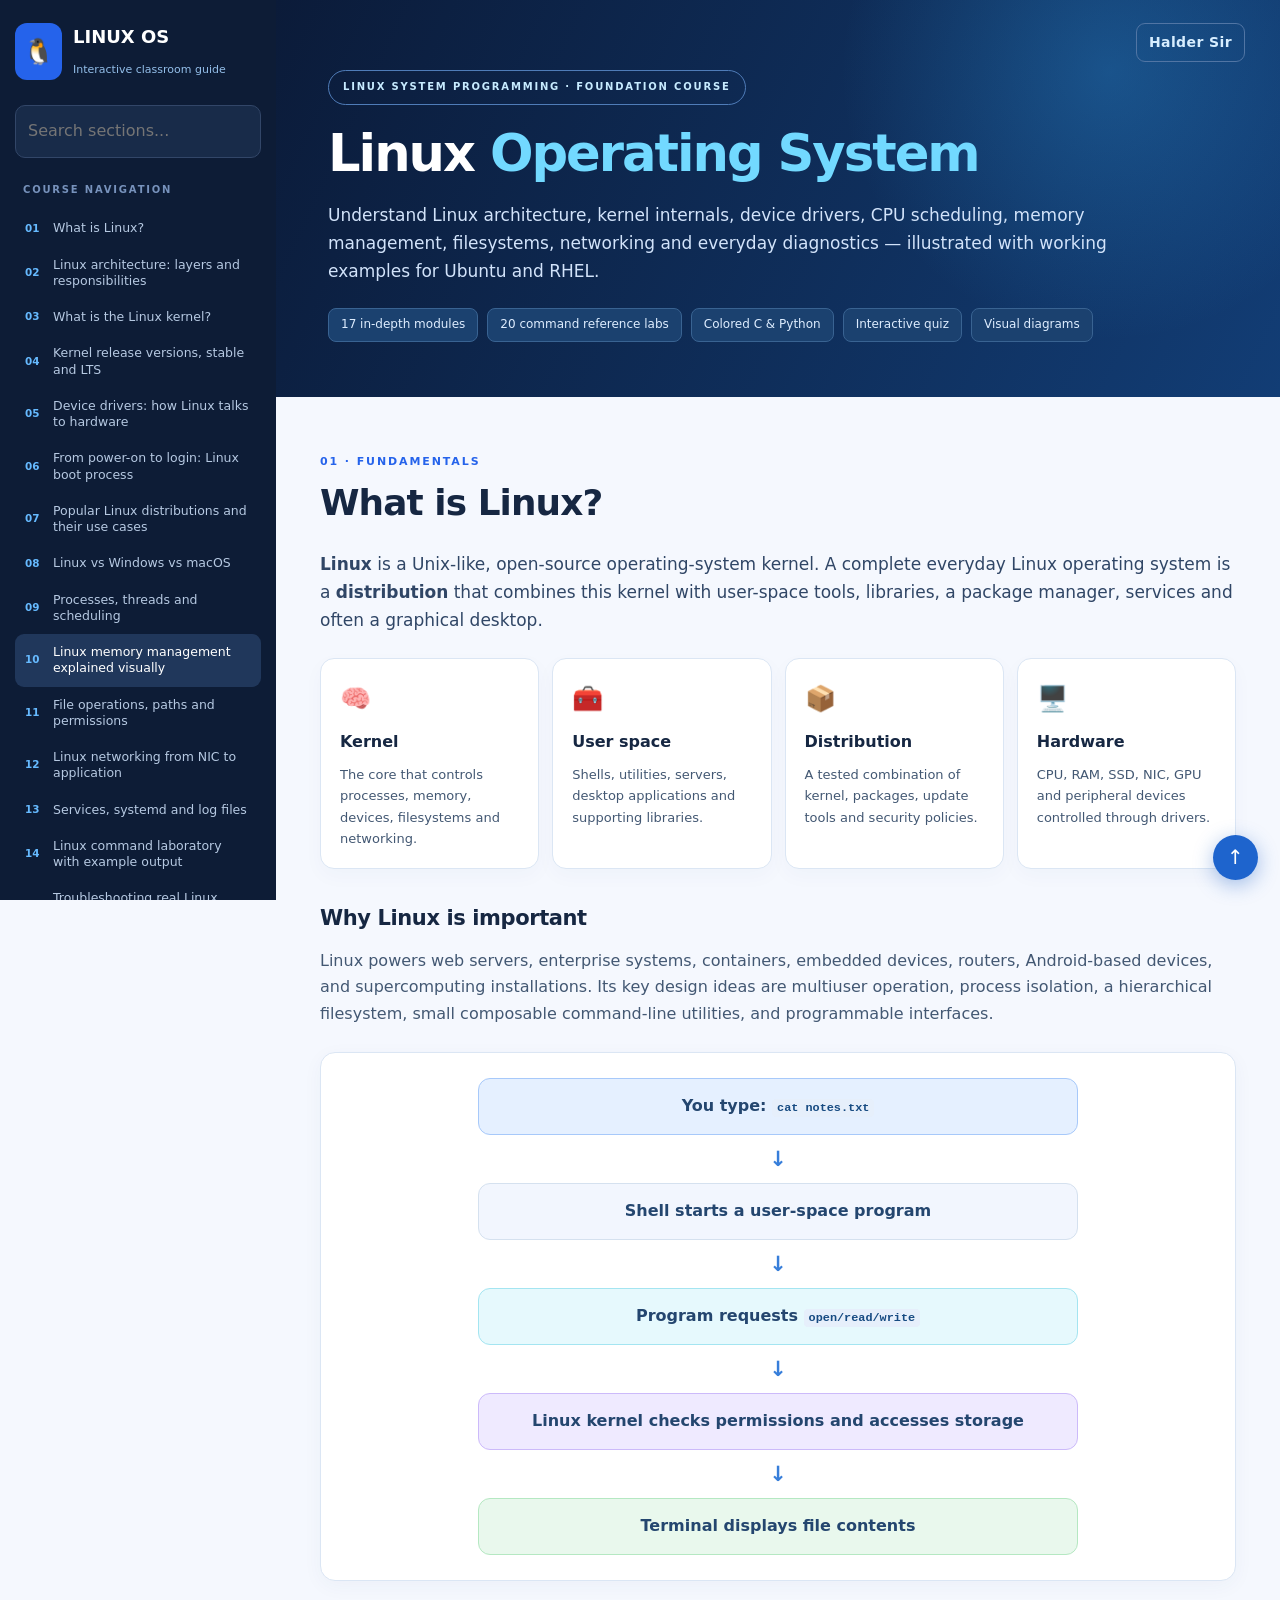
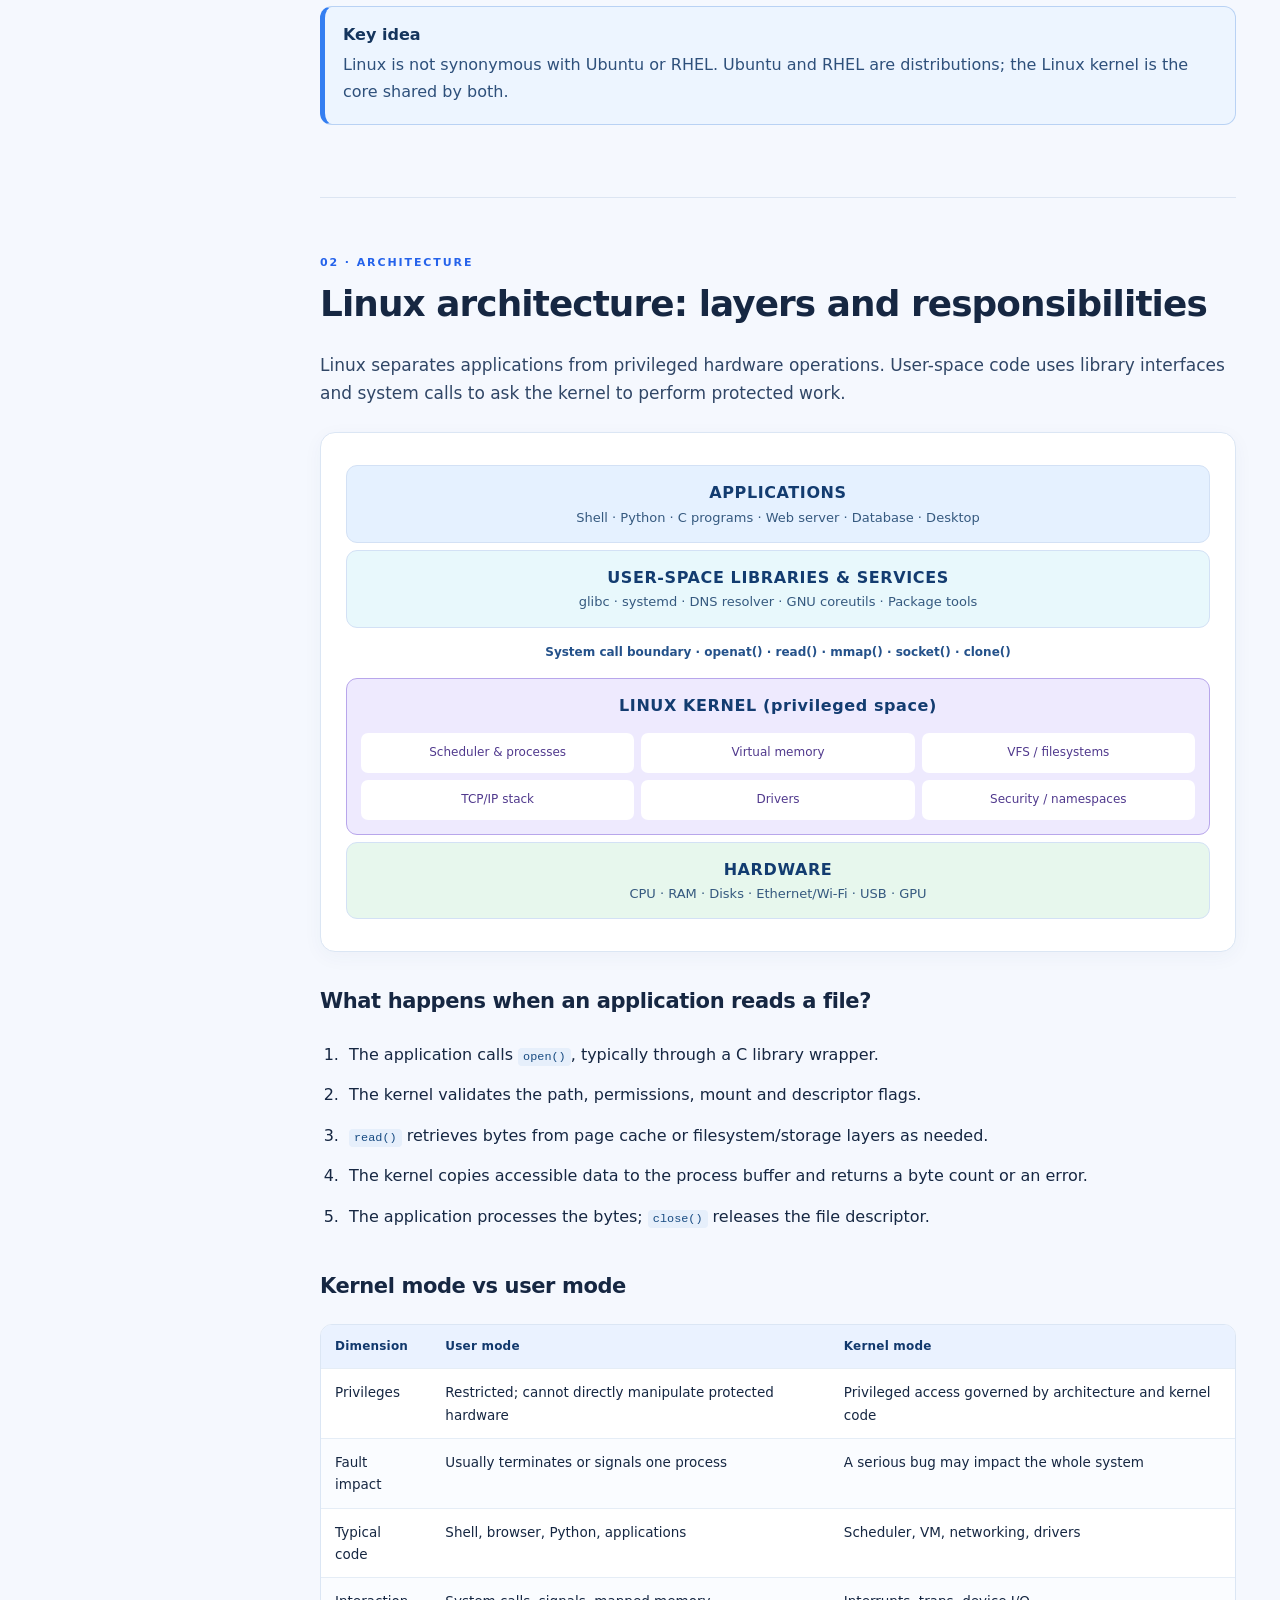
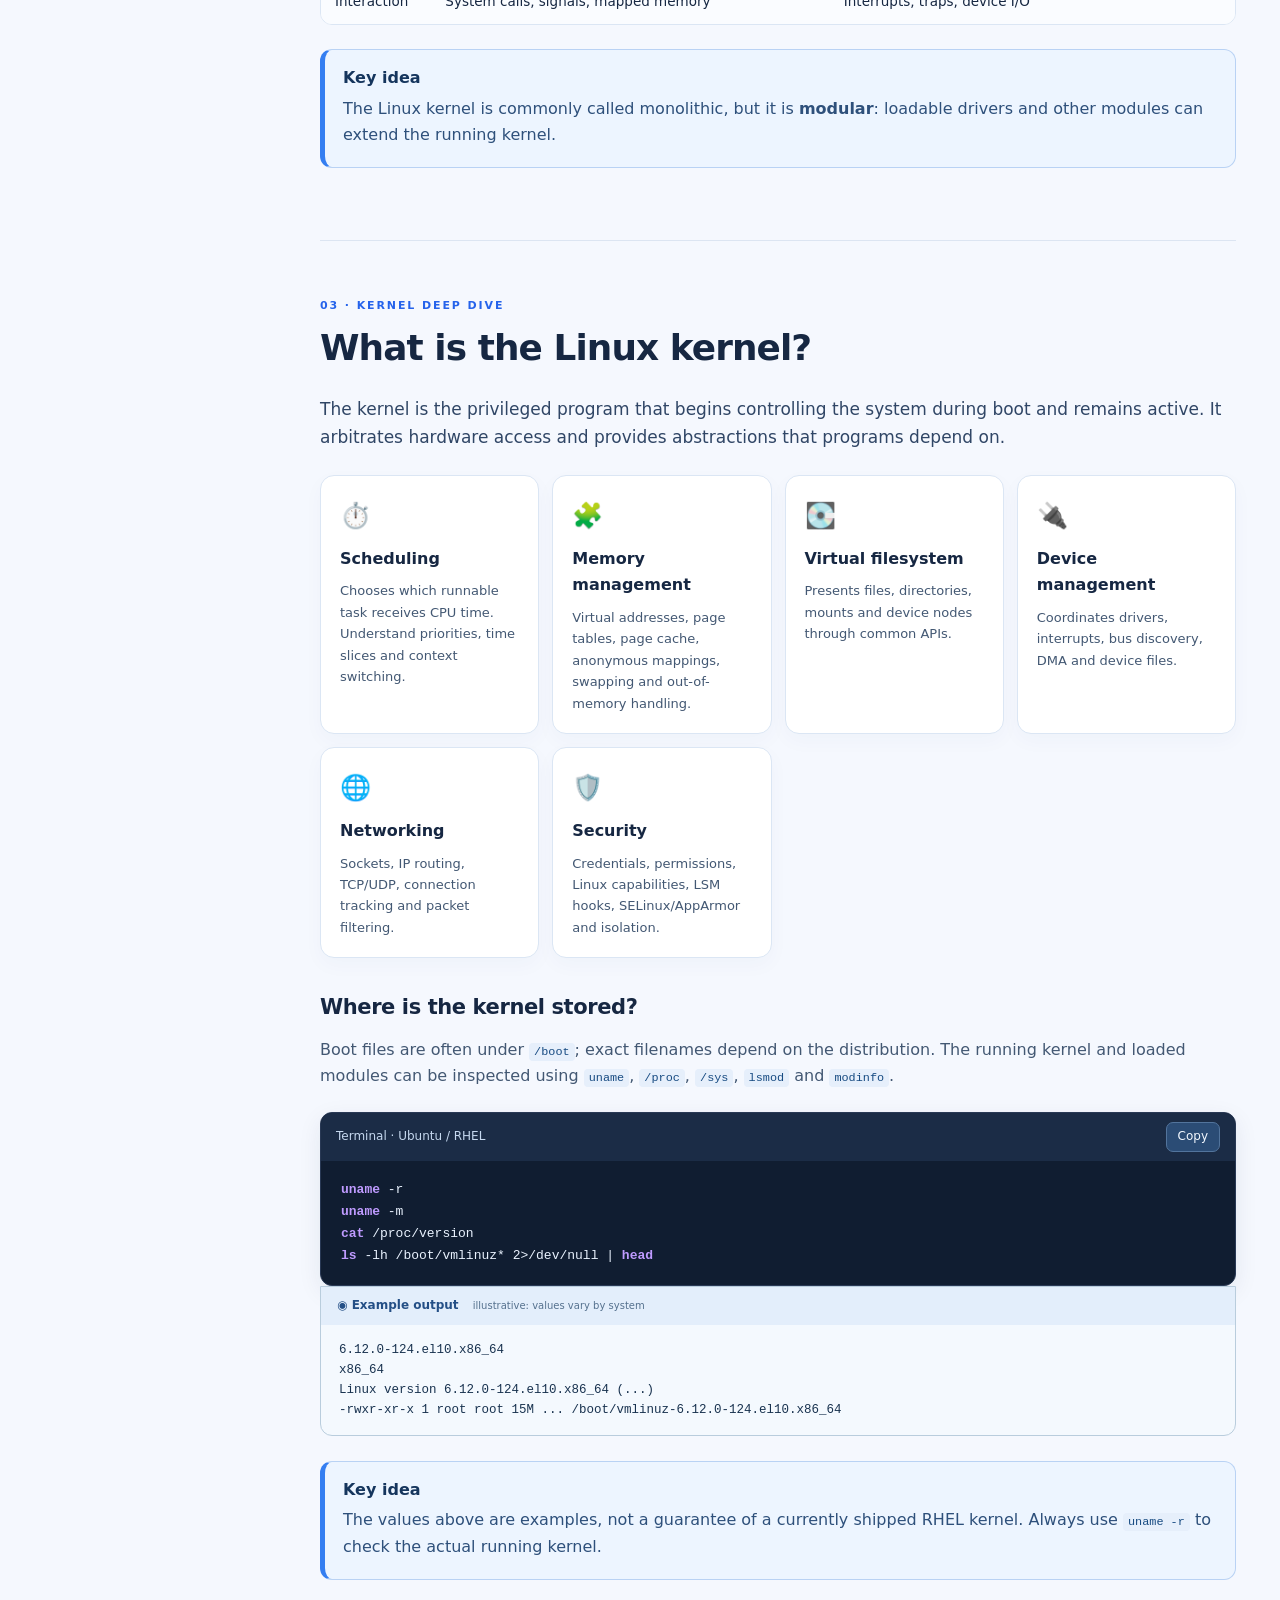
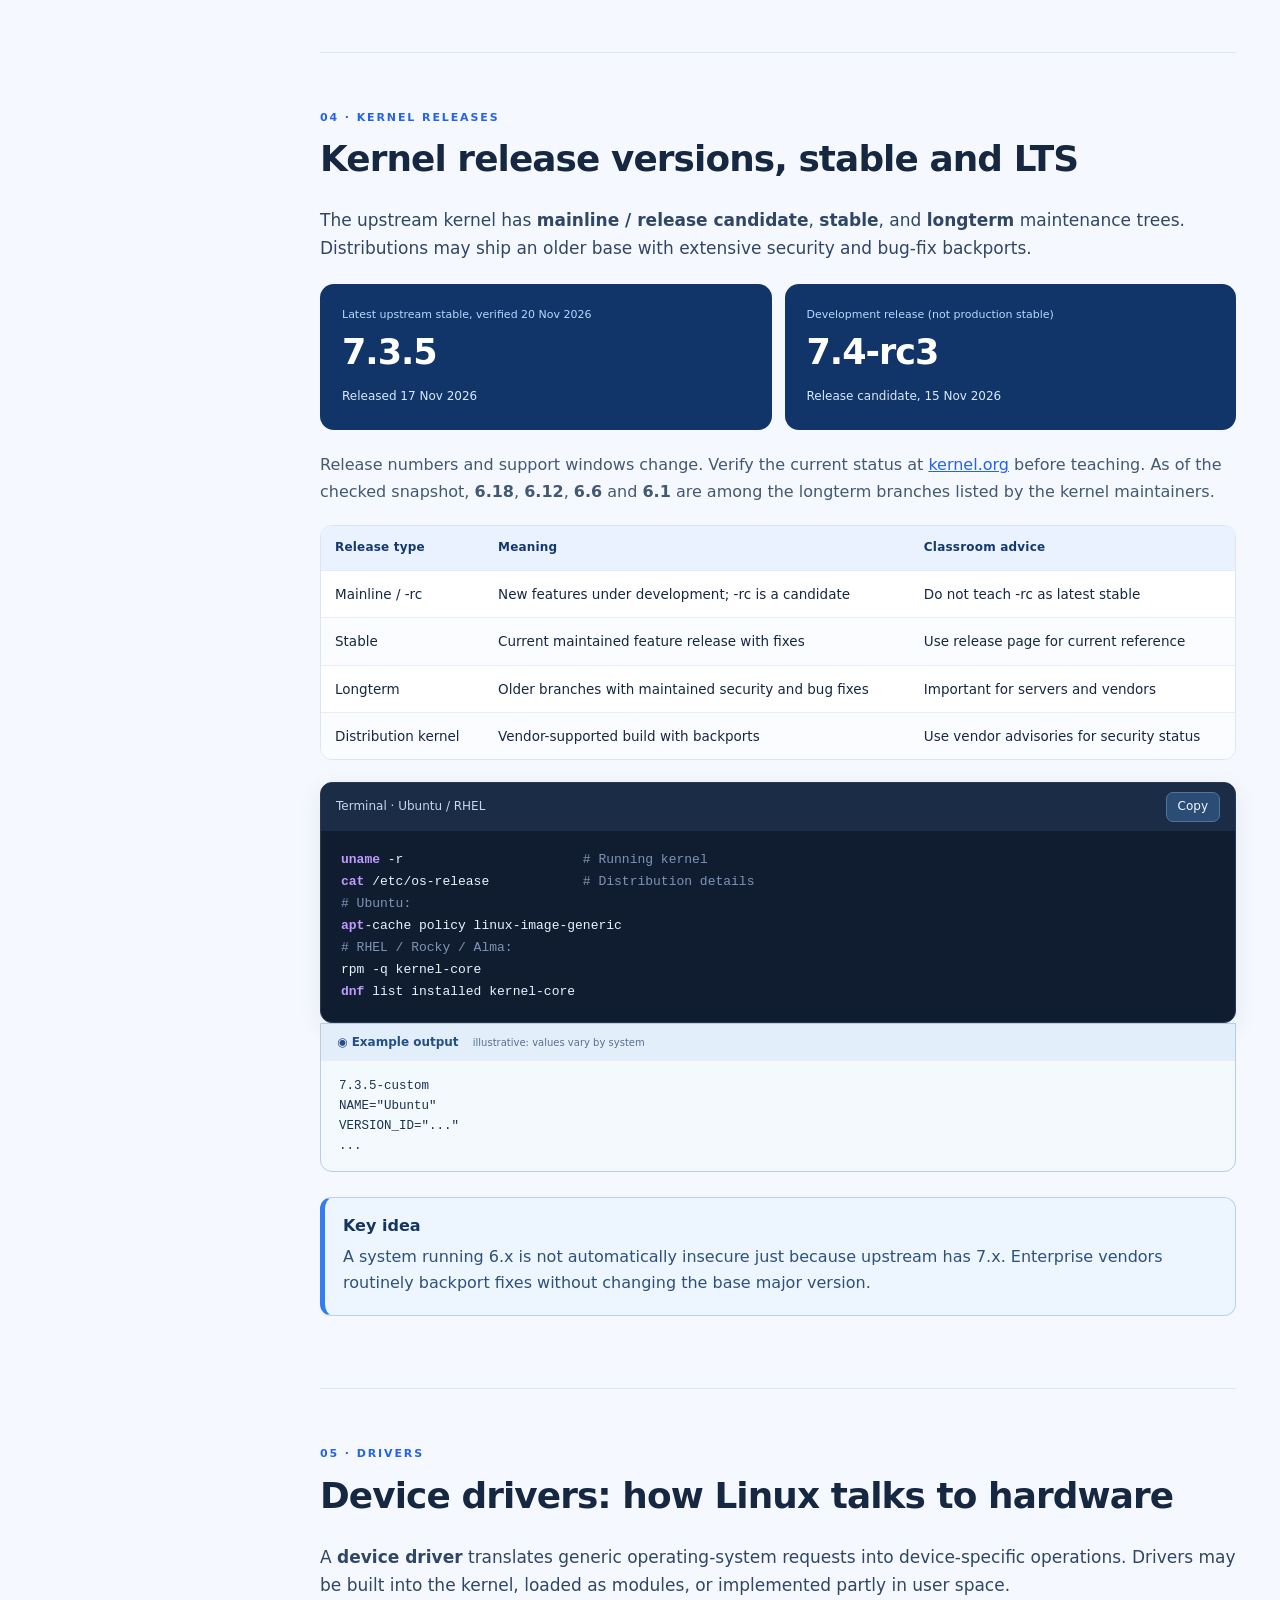
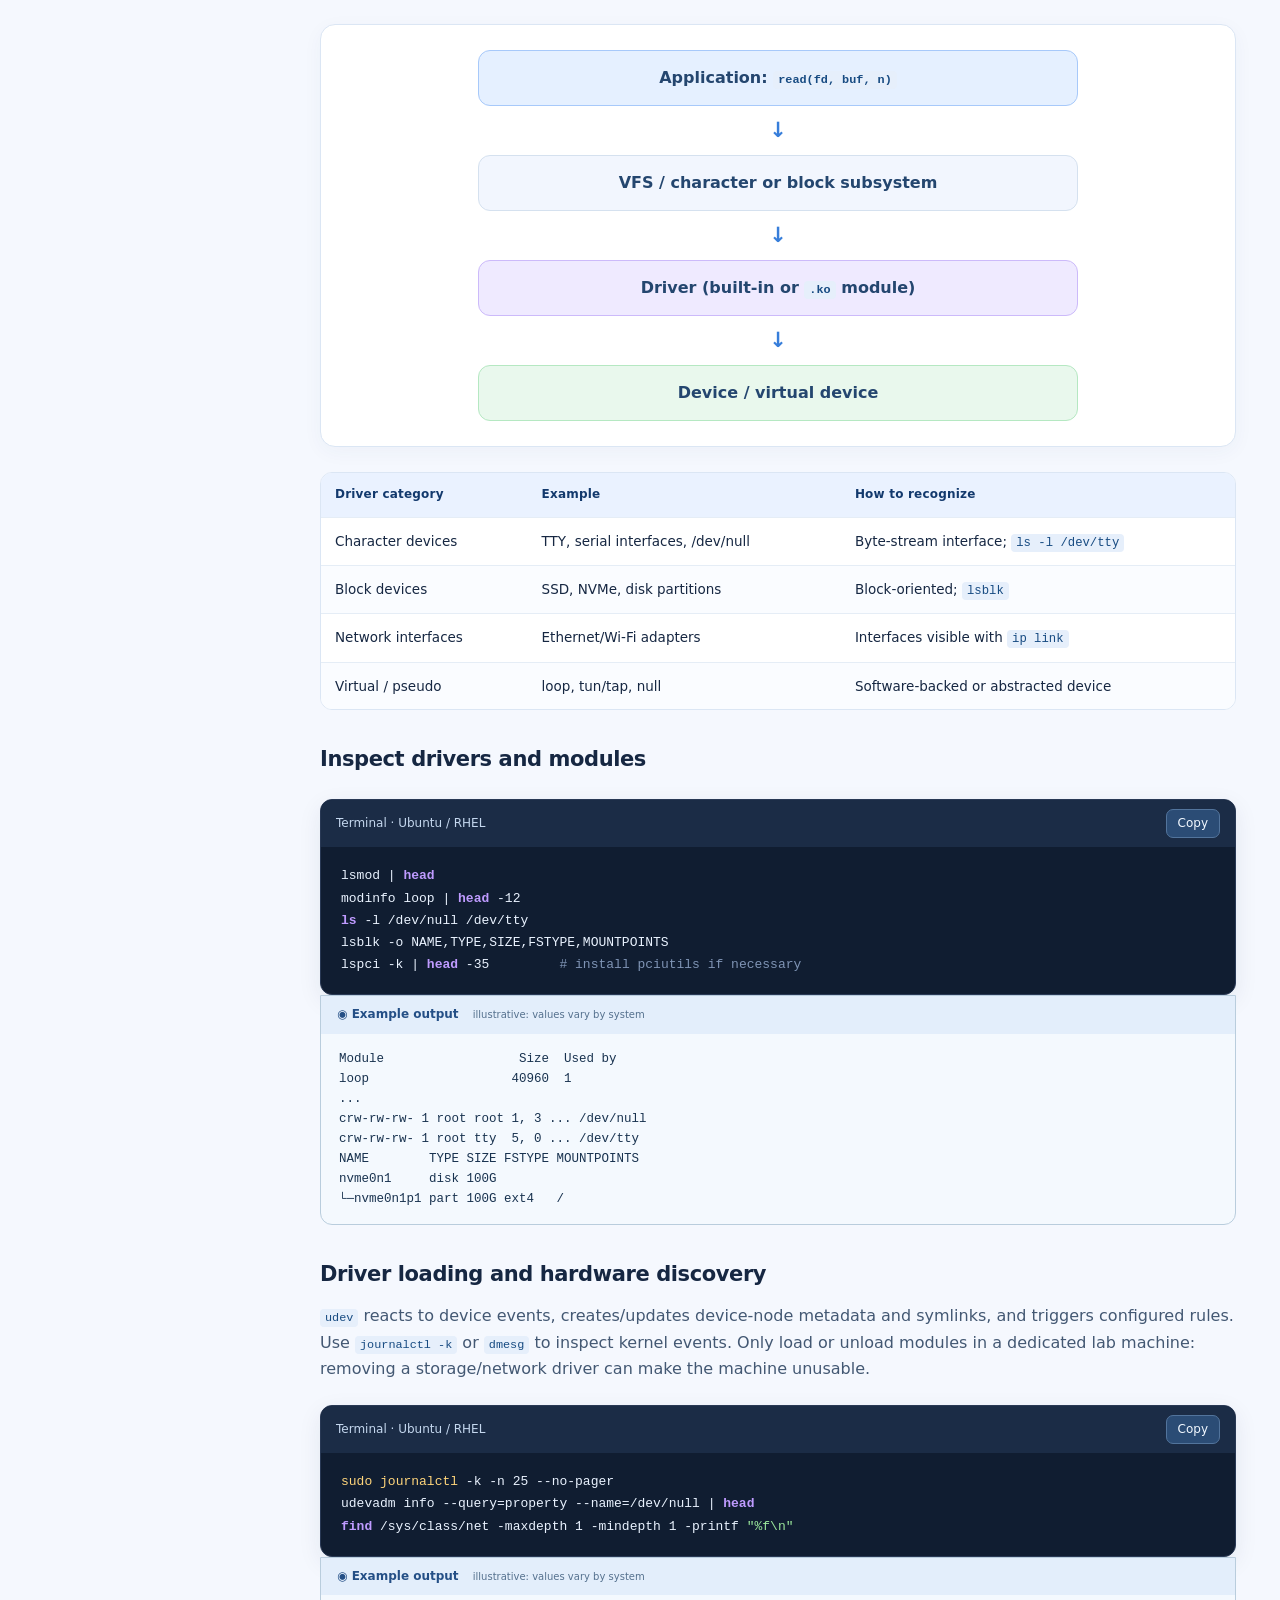
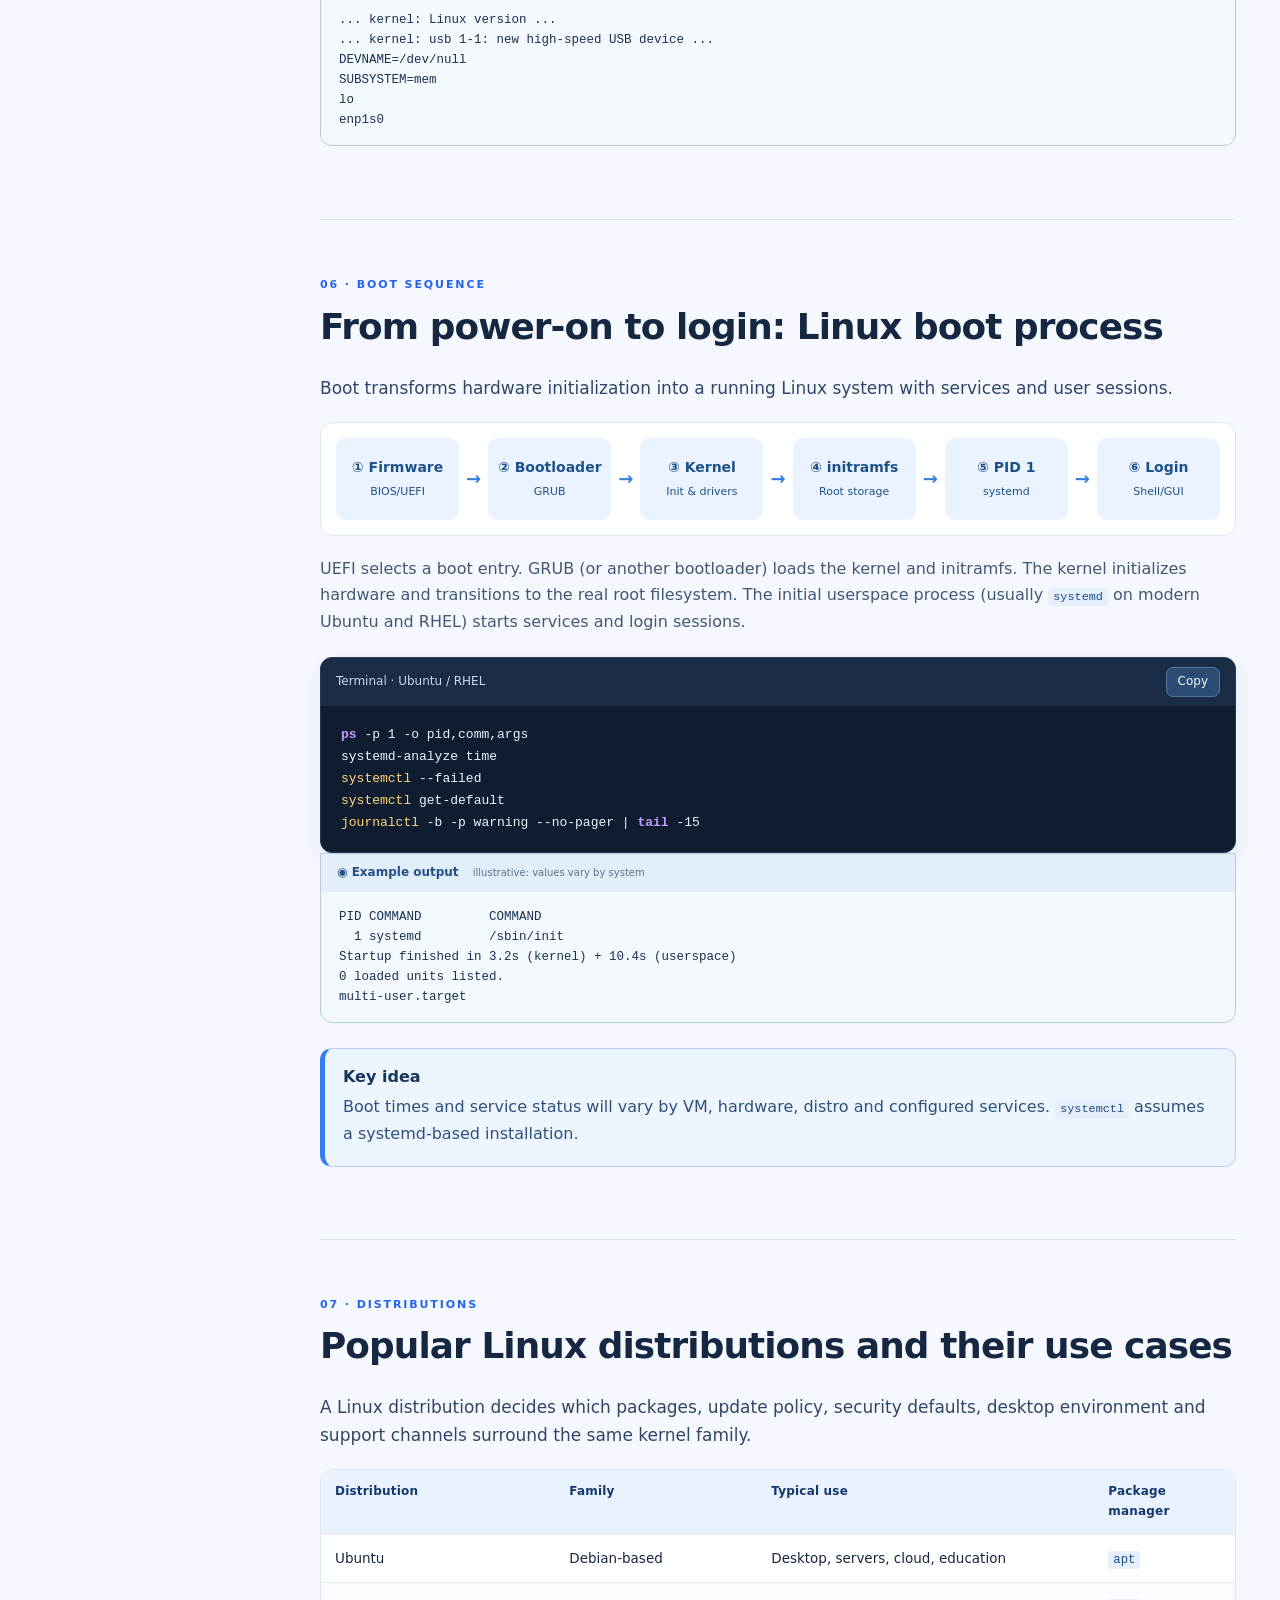
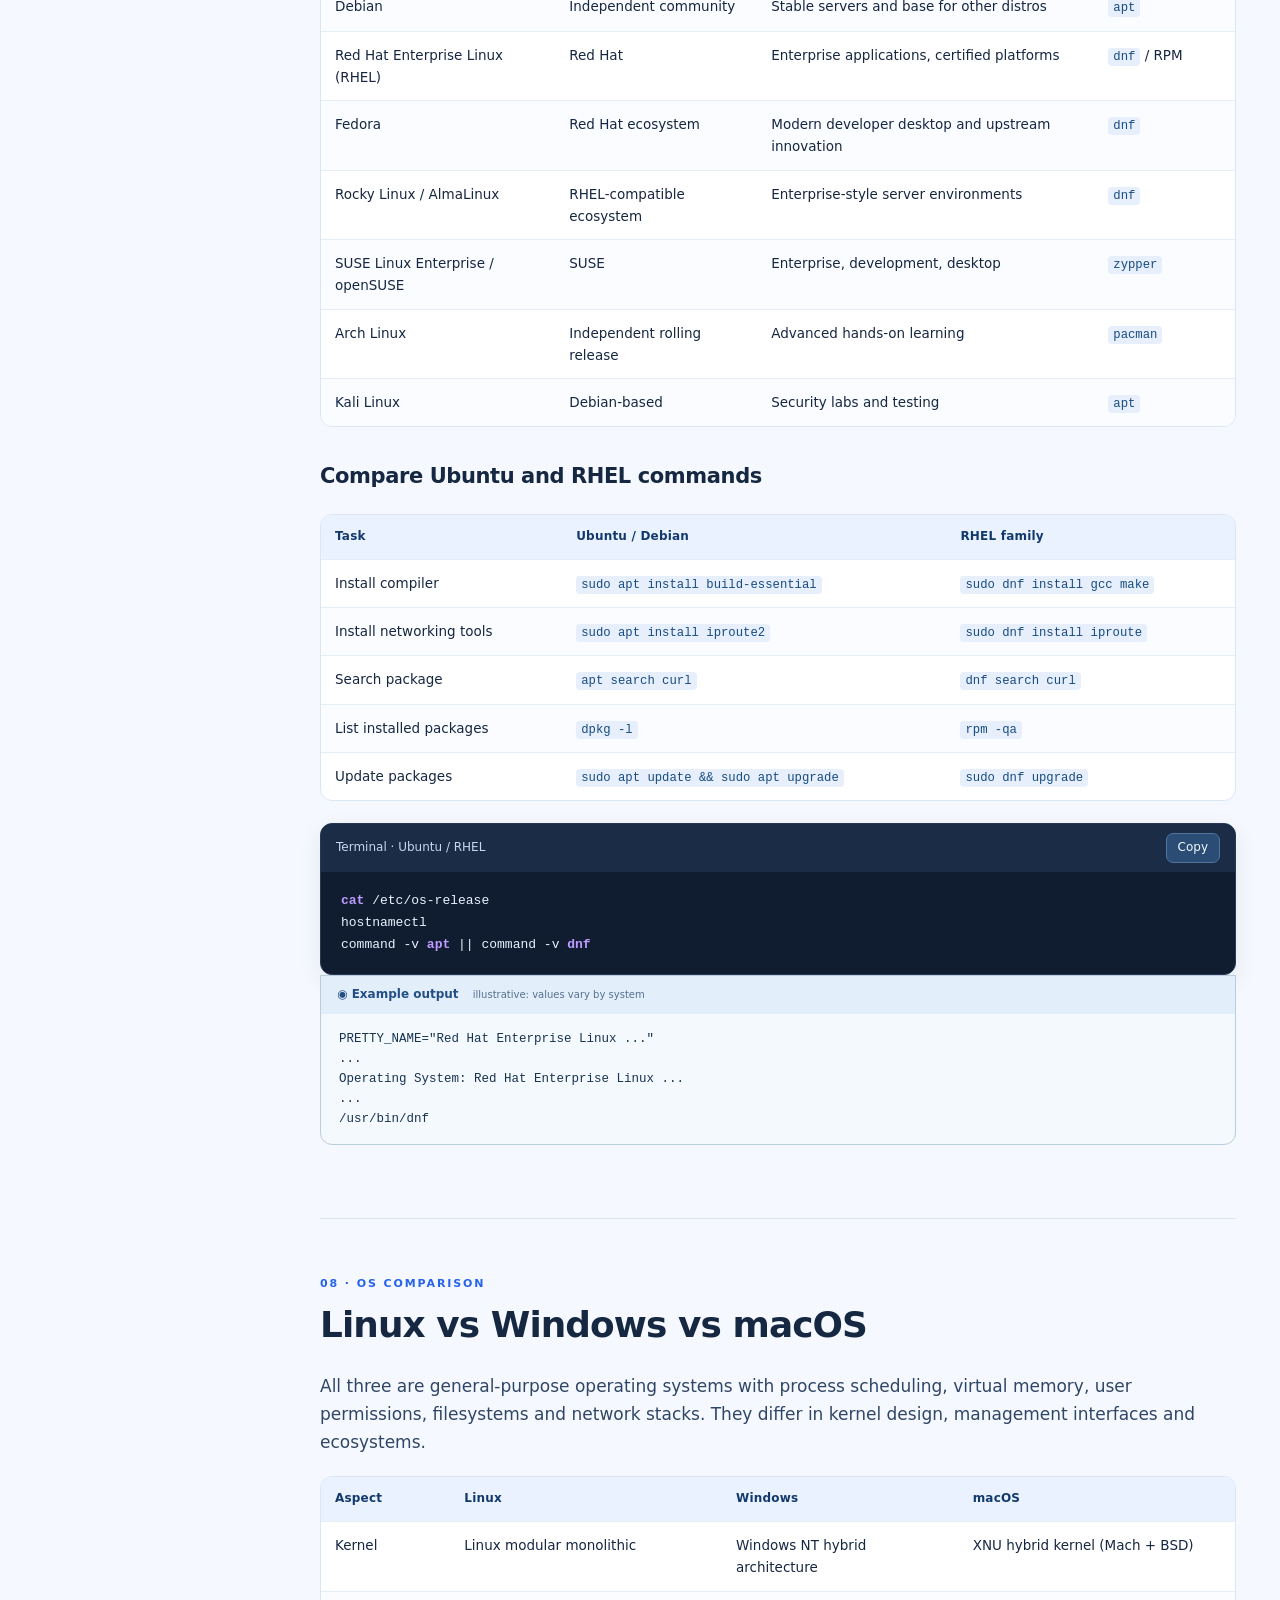
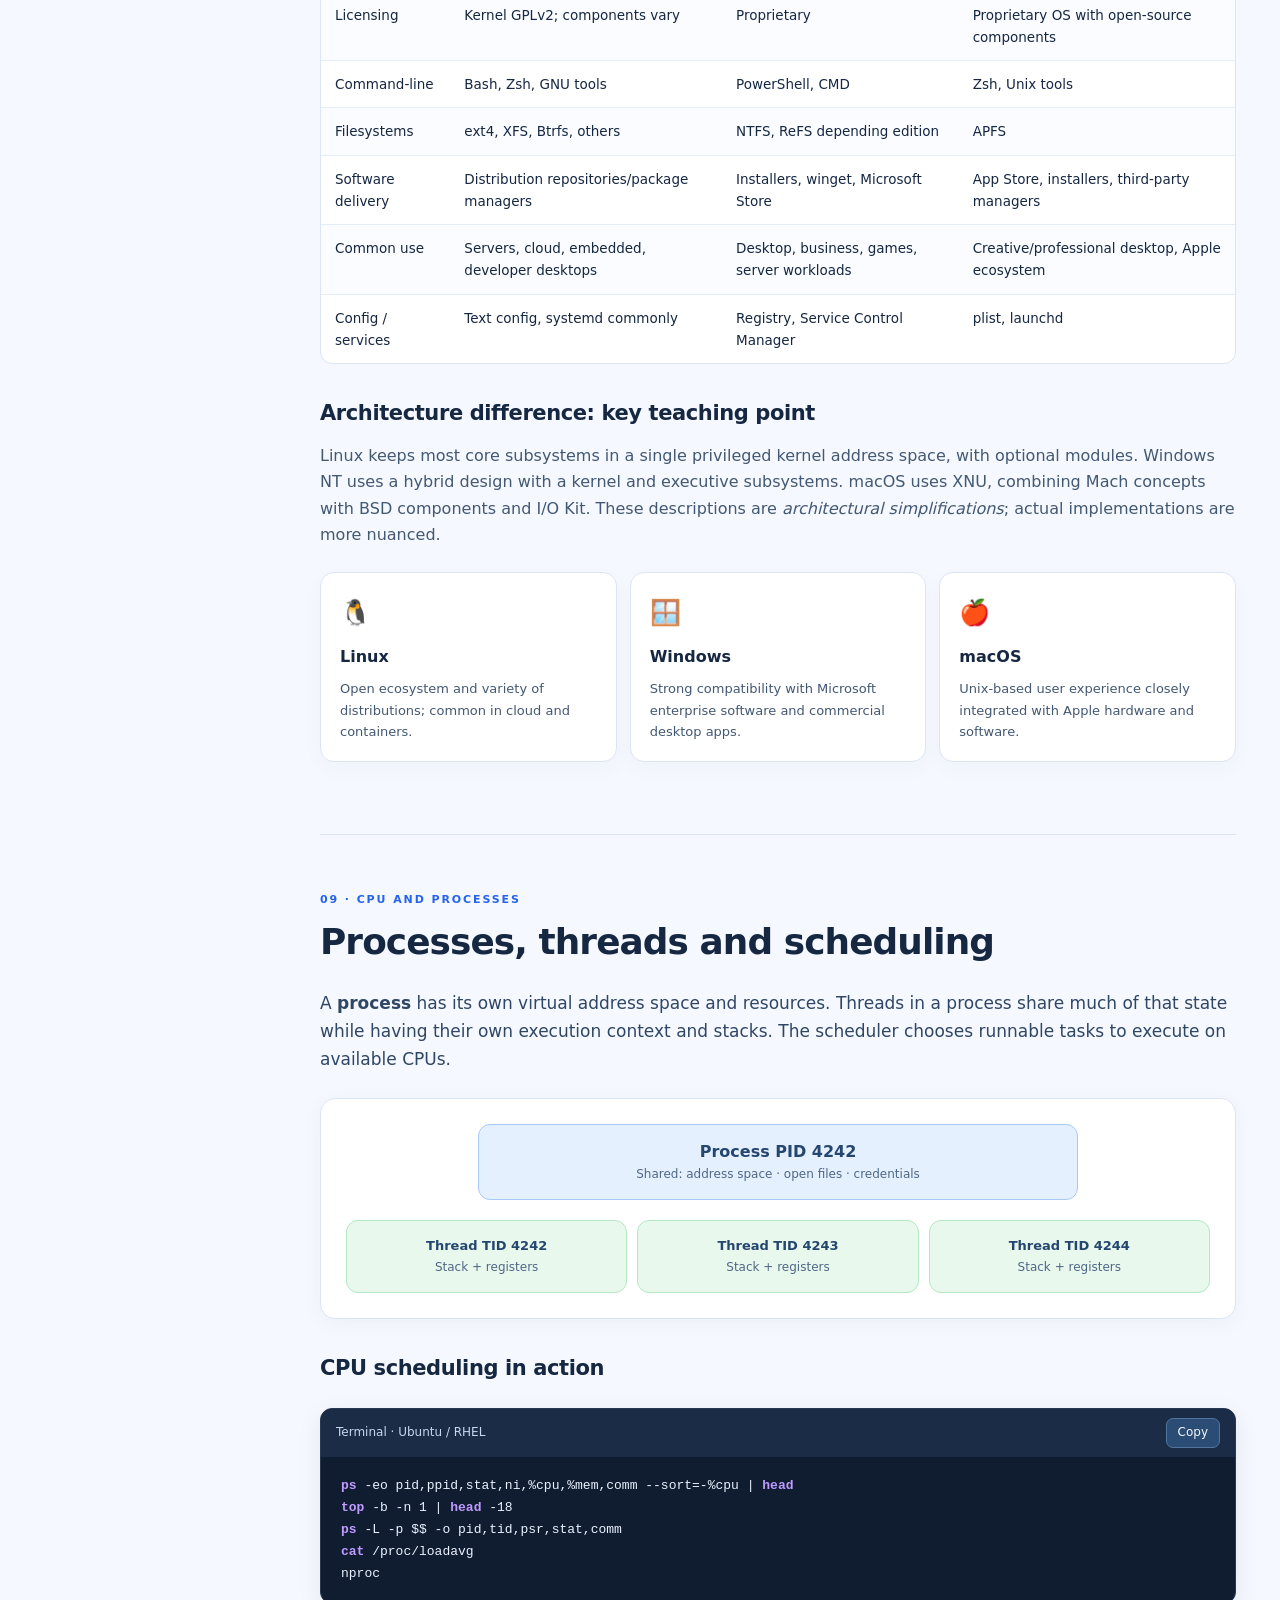
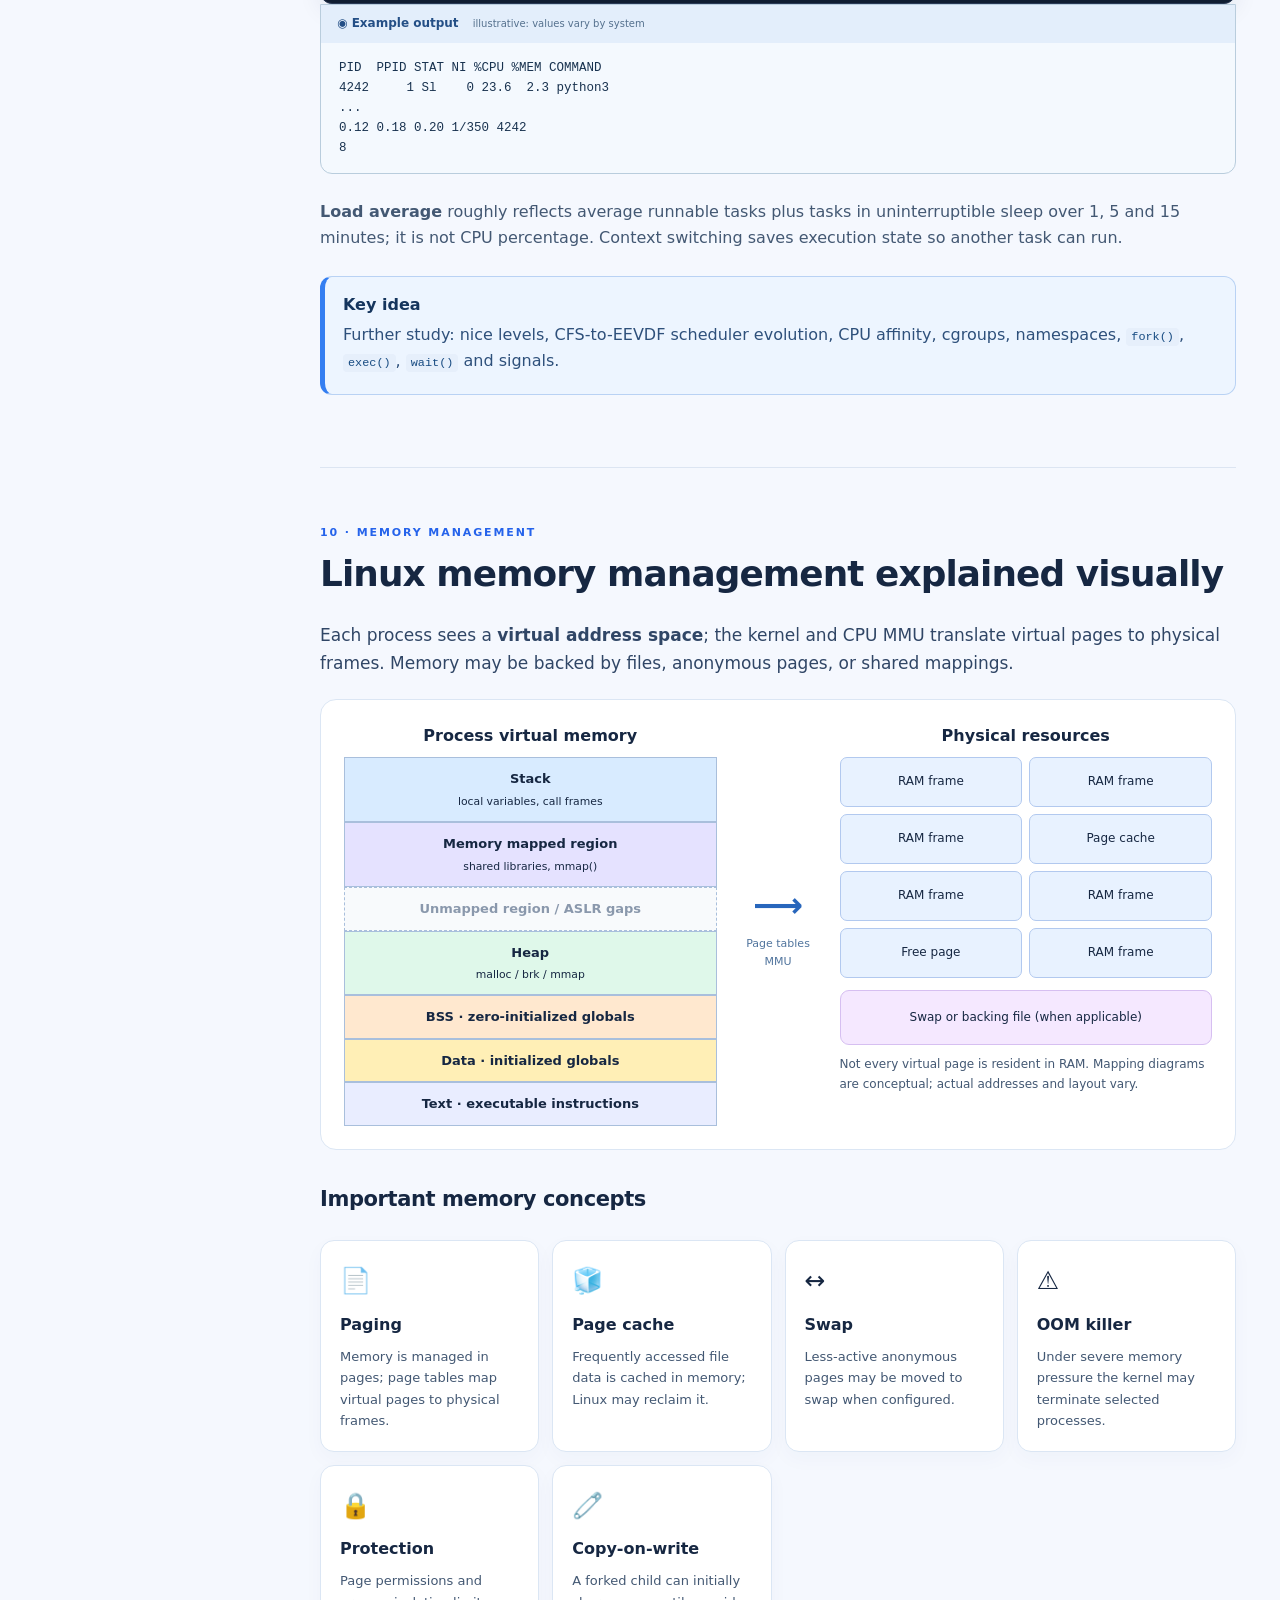
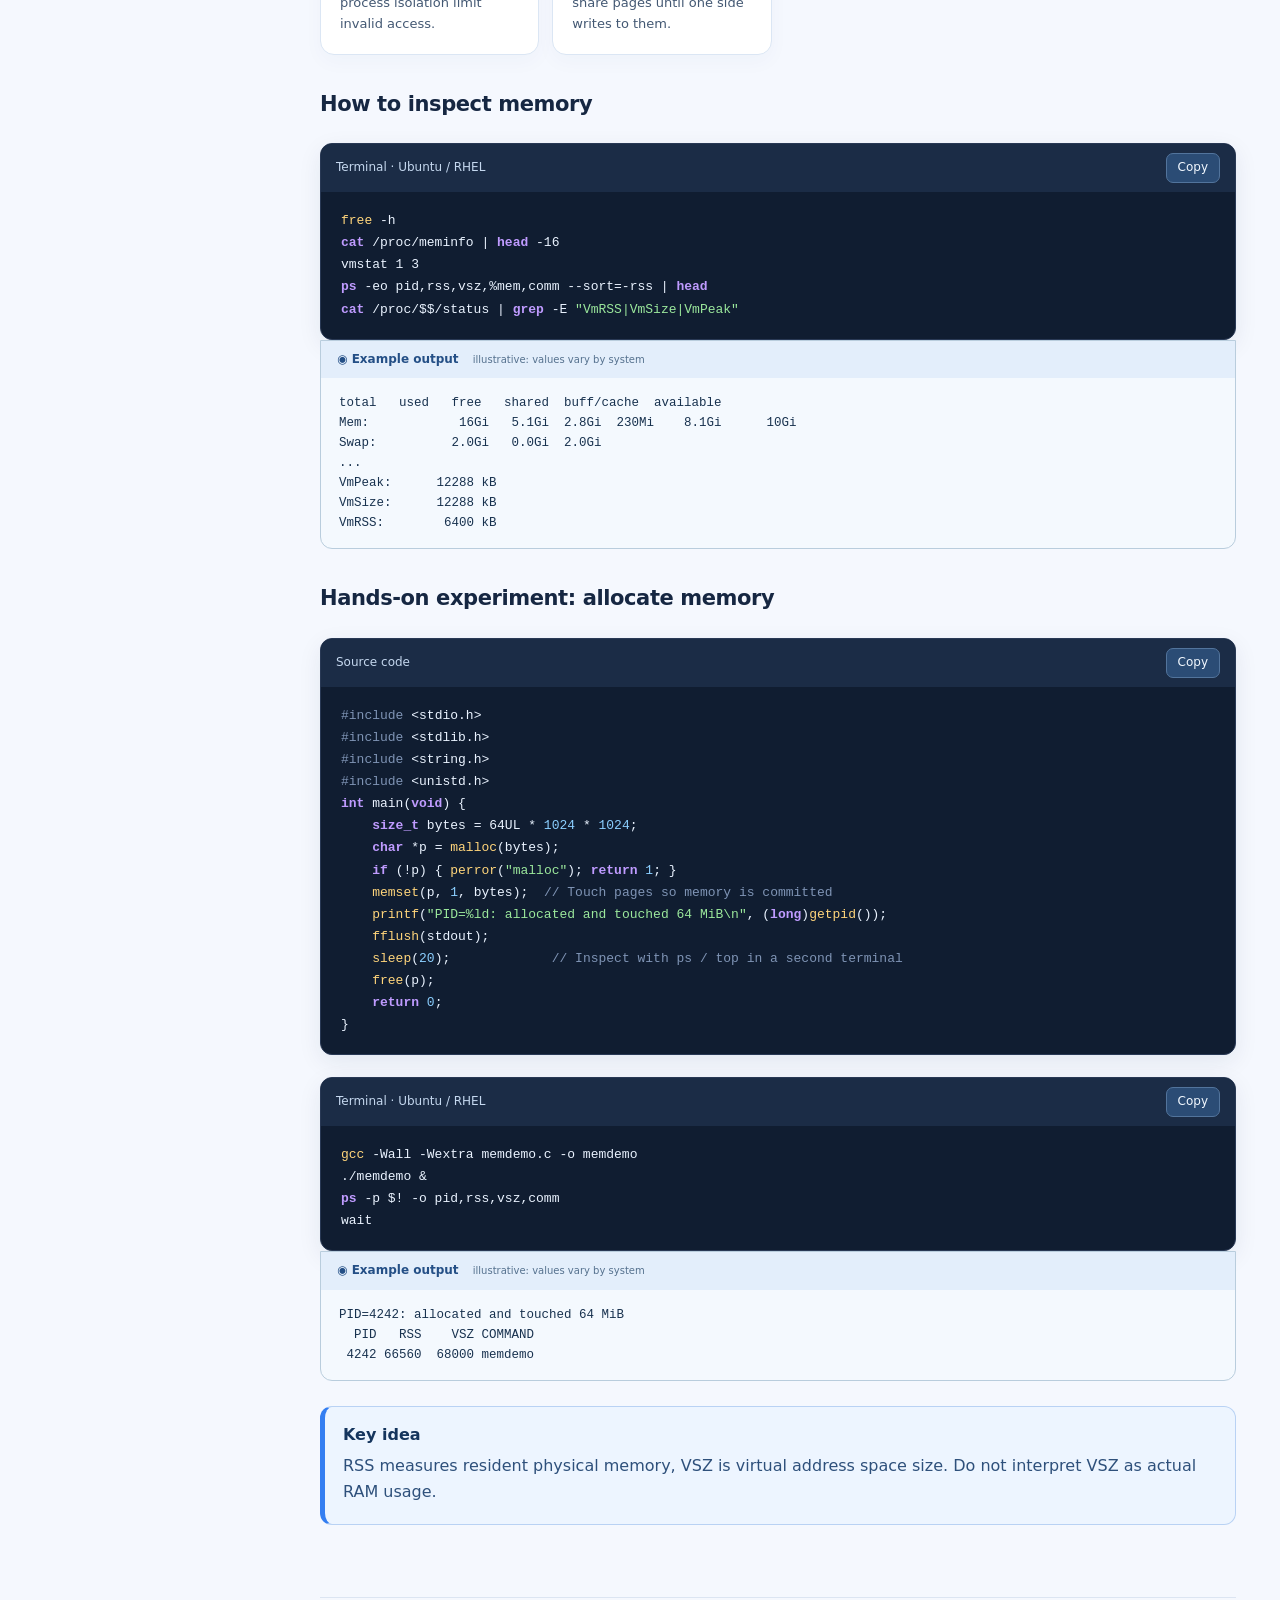
<file: 09_embedded_linux_c/Docs/linux_operating_system_complete_tutorial.html>
<!doctype html><html lang="en"><head><meta charset="utf-8"><meta name="viewport" content="width=device-width, initial-scale=1"><meta name="theme-color" content="#0d1c36"><meta name="description" content="Comprehensive Linux operating system tutorial for Ubuntu and RHEL: kernel, drivers, architecture, memory, networking, filesystems and commands."><title>Linux Operating System · Interactive Tutorial</title><style>*{box-sizing:border-box}html{scroll-behavior:smooth}body{margin:0;background:#f5f8fe;color:#162742;font-family:Inter,system-ui,-apple-system,Segoe UI,Arial,sans-serif;line-height:1.65}button,input{font:inherit}button{cursor:pointer}a{color:#2563eb}a:hover{text-decoration:underline}:root{--line:#dbe6f4;--blue:#2563eb;--muted:#526783}.sidebar{position:fixed;top:0;left:0;bottom:0;width:276px;background:#0d1c36;color:#b7c7df;overflow-y:auto;padding:22px 15px;z-index:10}.sidebar .logo{font-size:18px;color:#fff;font-weight:850;display:flex;align-items:center;gap:11px;margin-bottom:24px}.logo span{background:#2563eb;padding:8px;border-radius:12px;font-size:25px}.side-caption{font-size:10px;letter-spacing:1.8px;font-weight:800;color:#7792bc;text-transform:uppercase;margin:12px 8px}.navlink{display:flex;align-items:center;gap:10px;border-radius:9px;padding:10px;color:#b6c9e2;text-decoration:none;font-size:12.5px;line-height:1.3}.navlink:hover,.navlink.active{background:#20375b;color:white;text-decoration:none}.navlink small{color:#66baff;font-weight:900;min-width:18px}.search{background:#182b49;color:white;border:1px solid #324668;padding:12px;border-radius:10px;width:100%;margin-bottom:12px;outline:none}.side-foot{font-size:11px;color:#91a5c4;margin-top:30px;border-top:1px solid #354762;padding:14px 8px}.main{margin-left:276px;min-width:0}.hero{background:radial-gradient(circle at 83% 18%,rgba(50,164,239,.28),transparent 30%),linear-gradient(115deg,#0b1b39,#123d75);color:#fff;min-height:330px;padding:70px 52px 55px;position:relative}.owner{position:absolute;right:35px;top:23px;font-size:14px;font-weight:850;letter-spacing:.4px;color:#d7eeff;border:1px solid #5175a4;border-radius:9px;padding:7px 12px}.tag{font-size:10px;letter-spacing:1.8px;font-weight:850;border:1px solid #4f7cb8;color:#c7ebff;border-radius:30px;padding:8px 14px;display:inline-block}.hero h1{font-size:clamp(36px,4vw,56px);line-height:1.1;letter-spacing:-2px;margin:20px 0;max-width:890px}.hero h1 span{color:#72d9ff}.hero p{color:#d2e3fa;max-width:820px;font-size:17px}.pills{display:flex;gap:9px;flex-wrap:wrap;margin-top:23px}.pills span{background:#1b416f;color:#deedff;border:1px solid #396392;padding:6px 12px;border-radius:8px;font-size:12px}.content{max-width:1150px;margin:auto;padding:0 44px 100px}.section{border-bottom:1px solid #dce5f2;padding:56px 0 48px;scroll-margin-top:16px}.eyebrow{letter-spacing:1.9px;font-size:11px;font-weight:850;color:#2563eb;text-transform:uppercase}.section h2{font-size:clamp(27px,2.8vw,36px);line-height:1.2;letter-spacing:-.9px;margin:10px 0 26px}.section h3{font-size:21px;letter-spacing:-.4px;margin:32px 0 12px}.section h4{margin:0 0 8px;font-size:16px}.section p{color:#435873;margin:10px 0 18px}.section p.lead{font-size:17px;color:#304666}.cards{display:grid;grid-template-columns:repeat(auto-fit,minmax(215px,1fr));gap:13px;margin:24px 0}.tile{background:white;border:1px solid var(--line);border-radius:14px;padding:19px;box-shadow:0 7px 20px #193f7408}.tile-ico{font-size:25px;display:block;margin-bottom:10px}.tile p{font-size:13px;margin:0}.note{border:1px solid #b9d2f4;border-left:5px solid #347ef1;border-radius:12px;background:#edf5ff;padding:15px 18px;margin:24px 0;color:#15355d}.note p{margin:4px 0;color:#2e507b}.diagram,.architecture{background:#fff;border:1px solid var(--line);padding:25px;border-radius:15px;margin:25px 0;box-shadow:0 5px 20px #24456c0b}.flow{display:flex;align-items:center;flex-direction:column;gap:7px}.node{max-width:600px;width:100%;text-align:center;border:1px solid #d5e1ef;background:#f2f6fe;border-radius:12px;padding:14px;font-weight:700;color:#24466f}.node small,.node .mini{font-weight:400;font-size:12px;color:#4e6786}.nblue{background:#e5f0ff;border-color:#a7c9fa}.npurple{background:#efeaff;border-color:#ccbafa}.ncyan{background:#e6f9fd;border-color:#a4e5f1}.ngreen{background:#e9f8ed;border-color:#b5e8c2}.arrow{color:#377eda;font-size:21px;font-weight:900}.tablewrap{overflow-x:auto;background:white;border:1px solid var(--line);border-radius:12px;margin:20px 0}table{border-collapse:collapse;width:100%;font-size:13.5px}th{background:#eaf2ff;color:#12396d;text-align:left;font-size:12px;letter-spacing:.2px}th,td{padding:12px 14px;border-bottom:1px solid #e5edf6;vertical-align:top}tr:last-child td{border-bottom:0}tr:nth-child(even) td{background:#fafcff}code:not(pre code){background:#e6effb;color:#174b82;padding:2px 5px;border-radius:4px;font-size:.91em}.codebox{border:1px solid #293955;border-radius:12px;overflow:hidden;margin:22px 0 0;box-shadow:0 7px 23px #13244914;background:#101d31}.code-head{background:#1b2c46;color:#c5d8ef;padding:9px 15px;display:flex;align-items:center;justify-content:space-between;font-size:12px}.copy{background:#2b4c75;color:#f2f8ff;border:1px solid #52749c;border-radius:7px;padding:4px 11px;font-size:12px}.copy:hover{background:#3b6497}pre{margin:0;overflow:auto;white-space:pre;tab-size:4}pre code{display:block;padding:18px 20px;font-size:13px;line-height:1.7;color:#eaf3ff;font-family:Consolas,Monaco,'Courier New',monospace}.output{border:1px solid #b9cddd;background:#f4f9fe;border-radius:0 0 12px 12px;margin:0 0 25px;color:#18324f}.output-head{background:#e3eefb;color:#244f86;font-weight:850;padding:9px 16px;font-size:12px}.output-head small{font-weight:400;margin-left:10px;color:#55718e}.output pre{padding:15px 18px;font:12.5px/1.6 Consolas,monospace}.tok-c{color:#7f94b5}.tok-s{color:#9be89c}.tok-k{color:#bf9bff;font-weight:700}.tok-n{color:#8bcfff}.tok-f{color:#ffd57b}.arch-layer{text-align:center;padding:14px;border:1px solid #d3e1f5;margin:7px 0;border-radius:11px}.arch-layer b{display:block;color:#133c70;letter-spacing:.6px}.arch-layer>span{display:block;font-size:13px;color:#35597f}.arch-app{background:#e5f1ff}.arch-lib{background:#e8f8fc}.arch-kernel{background:#eeeafe;border-color:#b8a6eb}.arch-hw{background:#e7f7ed}.arch-divider{text-align:center;padding:8px;font-size:12px;color:#24518a;font-weight:700}.arch-grid{display:grid;grid-template-columns:repeat(3,minmax(90px,1fr));gap:7px;margin-top:14px}.arch-grid span{background:#fff;border-radius:7px;padding:10px;font-size:12px;color:#50398d}.steps{padding-left:24px}.steps li{padding:7px 0 7px 5px}.version-banner{display:flex;gap:13px;flex-wrap:wrap;margin:22px 0}.version-banner>div{flex:1;min-width:220px;background:#113469;color:#fff;padding:22px;border-radius:14px}.version-banner small{display:block;font-size:11px;color:#b9d8ff}.version-banner strong{display:block;font-size:35px;letter-spacing:-1px}.version-banner span{font-size:12px;color:#d8eafb}.horizontal-flow{display:flex;align-items:center;gap:7px;overflow-x:auto;padding:15px;background:#fff;border:1px solid #dce6f4;border-radius:13px;margin:20px 0}.horizontal-flow>div{flex:1;min-width:110px;padding:18px 9px;text-align:center;background:#eaf3ff;color:#1d5187;font-weight:800;border-radius:10px;font-size:14px}.horizontal-flow>div small{font-size:11px;font-weight:400}.horizontal-flow>b{color:#377fdc;font-size:18px}.branches{display:flex;gap:10px;width:100%;justify-content:center;margin-top:20px}.branches .node{flex:1;font-size:13px}.process-diagram>.node{margin:auto}.memoryviz{display:grid;grid-template-columns:1fr 95px 1fr;gap:14px;background:#fff;padding:23px;border:1px solid var(--line);border-radius:16px;margin:22px 0}.memoryviz h4{text-align:center}.mem{padding:10px;text-align:center;border:1px solid #a9bfdc;font-weight:800;font-size:13px}.mem small{font-weight:400}.mem-stack{background:#d8ebff}.mem-mmap{background:#e5e2ff}.mem-gap{background:#f8fafc;color:#8a98ac;border-style:dashed}.mem-heap{background:#dff8ea}.mem-bss{background:#ffe8cf}.mem-data{background:#ffefb6}.mem-text{background:#e9edff}.mem-arrow{display:flex;align-items:center;justify-content:center;flex-direction:column;color:#2866bc;font-size:35px;font-weight:900}.mem-arrow small{font-size:11px;text-align:center;color:#50749d;font-weight:400}.ramgrid{display:grid;grid-template-columns:repeat(2,1fr);gap:7px}.ramgrid span{border:1px solid #b2c9ef;background:#e8f2ff;padding:14px 5px;text-align:center;font-size:12px;border-radius:7px}.swap{margin-top:12px;padding:17px;text-align:center;background:#f5e8ff;border:1px solid #d6bff1;border-radius:9px;font-size:12px}.small-muted{font-size:12px!important}.tree{background:#fff;border:1px solid #dce6f4;border-radius:13px;padding:22px;font-family:monospace;line-height:2;color:#345477}.tree b{color:#225ba2}.lab-grid{display:grid;grid-template-columns:repeat(auto-fit,minmax(260px,1fr));gap:12px}.lab{padding:19px;background:#fff;border-radius:12px;border:1px solid var(--line)}.lab>span{font-size:10px;letter-spacing:1.6px;color:#2671d5;font-weight:900}.lab p{font-size:13px}.lab details{font-size:13px}.lab summary{cursor:pointer;color:#235fae;font-weight:750}.accordion details{background:#fff;border:1px solid var(--line);border-radius:12px;margin:10px 0;padding:13px 17px}.accordion summary{font-weight:850;color:#183c6b;cursor:pointer}.accordion summary span{color:#657f9f;font-weight:450;font-size:12px;display:block}.accordion .codebox{margin-top:15px}.quiz-card{background:#fff;padding:20px;border:1px solid var(--line);border-radius:13px;margin:13px 0}.quiz-card h4{margin:0 0 11px}.quiz-card label{display:block;background:#f5f8fe;border:1px solid #dce8f4;padding:9px 13px;border-radius:8px;margin:7px 0;font-size:13px;cursor:pointer}.quiz-card button{border:0;background:#2563eb;color:#fff;padding:8px 15px;border-radius:8px;margin-top:8px;font-weight:750}.feedback{font-size:13px;margin-top:8px;display:none}.footer{margin:45px 0 0;text-align:center;font-size:12px;color:#687d99}.scrolltop{position:fixed;right:22px;bottom:20px;border:0;background:#1e64cd;color:#fff;width:45px;height:45px;border-radius:50%;box-shadow:0 5px 20px #1f61c665;font-size:20px}.hide{display:none!important}@media(max-width:980px){.sidebar{position:static;width:100%;max-height:235px}.main{margin-left:0}.hero{padding:76px 30px 40px}.content{padding:0 25px 80px}.memoryviz{grid-template-columns:1fr}.mem-arrow{transform:rotate(90deg);height:35px}.horizontal-flow{flex-wrap:wrap}.horizontal-flow>div{flex-basis:28%}}@media(max-width:560px){.hero h1{font-size:36px}.hero{padding:80px 20px 35px}.content{padding:0 16px 70px}.section{padding:42px 0 26px}.branches{flex-direction:column}.arch-grid{grid-template-columns:repeat(2,1fr)}.horizontal-flow>div{flex-basis:40%}.owner{right:15px}}@media print{.sidebar,.scrolltop,.copy{display:none!important}.main{margin:0}.content{max-width:100%;padding:10px}.hero{background:white;color:black;padding:15px}.hero p{color:#333}.section{break-inside:avoid}.codebox{break-inside:avoid}}</style></head><body><aside class="sidebar"><div class="logo"><span>🐧</span><div>LINUX OS<br><small style="font-size:11px;color:#93bee9;font-weight:500">Interactive classroom guide</small></div></div><input class="search" type="search" id="siteSearch" placeholder="Search sections..."><div class="side-caption">Course navigation</div><a class="navlink" href="#intro"><small>01</small><span>What is Linux?</span></a><a class="navlink" href="#architecture"><small>02</small><span>Linux architecture: layers and responsibilities</span></a><a class="navlink" href="#kernel"><small>03</small><span>What is the Linux kernel?</span></a><a class="navlink" href="#releases"><small>04</small><span>Kernel release versions, stable and LTS</span></a><a class="navlink" href="#drivers"><small>05</small><span>Device drivers: how Linux talks to hardware</span></a><a class="navlink" href="#boot"><small>06</small><span>From power-on to login: Linux boot process</span></a><a class="navlink" href="#distros"><small>07</small><span>Popular Linux distributions and their use cases</span></a><a class="navlink" href="#compare"><small>08</small><span>Linux vs Windows vs macOS</span></a><a class="navlink" href="#process"><small>09</small><span>Processes, threads and scheduling</span></a><a class="navlink" href="#memory"><small>10</small><span>Linux memory management explained visually</span></a><a class="navlink" href="#files"><small>11</small><span>File operations, paths and permissions</span></a><a class="navlink" href="#network"><small>12</small><span>Linux networking from NIC to application</span></a><a class="navlink" href="#services"><small>13</small><span>Services, systemd and log files</span></a><a class="navlink" href="#commands"><small>14</small><span>Linux command laboratory with example output</span></a><a class="navlink" href="#troubleshoot"><small>15</small><span>Troubleshooting real Linux problems</span></a><a class="navlink" href="#security"><small>16</small><span>Users, permissions and Linux security</span></a><a class="navlink" href="#practice"><small>17</small><span>Practice labs and interview preparation</span></a><div class="side-foot">Ubuntu & RHEL examples · Color-coded code · Practical terminal labs · Prepared for classroom teaching</div></aside><div class="main"><header class="hero"><div class="owner">Halder Sir</div><div class="tag">LINUX SYSTEM PROGRAMMING · FOUNDATION COURSE</div><h1>Linux <span>Operating System</span></h1><p>Understand Linux architecture, kernel internals, device drivers, CPU scheduling, memory management, filesystems, networking and everyday diagnostics — illustrated with working examples for Ubuntu and RHEL.</p><div class="pills"><span>17 in-depth modules</span><span>20 command reference labs</span><span>Colored C & Python</span><span>Interactive quiz</span><span>Visual diagrams</span></div></header><main class="content"><section class="section" id="intro"><div class="eyebrow">01 · Fundamentals</div><h2>What is Linux?</h2><p class="lead"><b>Linux</b> is a Unix-like, open-source operating-system kernel. A complete everyday Linux operating system is a <b>distribution</b> that combines this kernel with user-space tools, libraries, a package manager, services and often a graphical desktop.</p><div class="cards"><article class="tile"><span class="tile-ico">🧠</span><h4>Kernel</h4><p>The core that controls processes, memory, devices, filesystems and networking.</p></article><article class="tile"><span class="tile-ico">🧰</span><h4>User space</h4><p>Shells, utilities, servers, desktop applications and supporting libraries.</p></article><article class="tile"><span class="tile-ico">📦</span><h4>Distribution</h4><p>A tested combination of kernel, packages, update tools and security policies.</p></article><article class="tile"><span class="tile-ico">🖥️</span><h4>Hardware</h4><p>CPU, RAM, SSD, NIC, GPU and peripheral devices controlled through drivers.</p></article></div><h3>Why Linux is important</h3><p>Linux powers web servers, enterprise systems, containers, embedded devices, routers, Android-based devices, and supercomputing installations. Its key design ideas are multiuser operation, process isolation, a hierarchical filesystem, small composable command-line utilities, and programmable interfaces.</p><div class="diagram flow"><div class="node nblue">You type: <code>cat notes.txt</code></div><div class="arrow">↓</div><div class="node">Shell starts a user-space program</div><div class="arrow">↓</div><div class="node ncyan">Program requests <code>open/read/write</code></div><div class="arrow">↓</div><div class="node npurple">Linux kernel checks permissions and accesses storage</div><div class="arrow">↓</div><div class="node ngreen">Terminal displays file contents</div></div><div class="note"><strong>Key idea</strong><p>Linux is not synonymous with Ubuntu or RHEL. Ubuntu and RHEL are distributions; the Linux kernel is the core shared by both.</p></div></section><section class="section" id="architecture"><div class="eyebrow">02 · Architecture</div><h2>Linux architecture: layers and responsibilities</h2><p class="lead">Linux separates applications from privileged hardware operations. User-space code uses library interfaces and system calls to ask the kernel to perform protected work.</p><div class="architecture"><div class="arch-layer arch-app"><b>APPLICATIONS</b><span>Shell · Python · C programs · Web server · Database · Desktop</span></div><div class="arch-layer arch-lib"><b>USER-SPACE LIBRARIES & SERVICES</b><span>glibc · systemd · DNS resolver · GNU coreutils · Package tools</span></div><div class="arch-divider"><span>System call boundary · openat() · read() · mmap() · socket() · clone()</span></div><div class="arch-layer arch-kernel"><b>LINUX KERNEL (privileged space)</b><div class="arch-grid"><span>Scheduler & processes</span><span>Virtual memory</span><span>VFS / filesystems</span><span>TCP/IP stack</span><span>Drivers</span><span>Security / namespaces</span></div></div><div class="arch-layer arch-hw"><b>HARDWARE</b><span>CPU · RAM · Disks · Ethernet/Wi-Fi · USB · GPU</span></div></div><h3>What happens when an application reads a file?</h3><ol class="steps"><li>The application calls <code>open()</code>, typically through a C library wrapper.</li><li>The kernel validates the path, permissions, mount and descriptor flags.</li><li><code>read()</code> retrieves bytes from page cache or filesystem/storage layers as needed.</li><li>The kernel copies accessible data to the process buffer and returns a byte count or an error.</li><li>The application processes the bytes; <code>close()</code> releases the file descriptor.</li></ol><h3>Kernel mode vs user mode</h3><div class="tablewrap"><table><thead><tr><th>Dimension</th><th>User mode</th><th>Kernel mode</th></tr></thead><tbody><tr><td>Privileges</td><td>Restricted; cannot directly manipulate protected hardware</td><td>Privileged access governed by architecture and kernel code</td></tr><tr><td>Fault impact</td><td>Usually terminates or signals one process</td><td>A serious bug may impact the whole system</td></tr><tr><td>Typical code</td><td>Shell, browser, Python, applications</td><td>Scheduler, VM, networking, drivers</td></tr><tr><td>Interaction</td><td>System calls, signals, mapped memory</td><td>Interrupts, traps, device I/O</td></tr></tbody></table></div><div class="note"><strong>Key idea</strong><p>The Linux kernel is commonly called monolithic, but it is <b>modular</b>: loadable drivers and other modules can extend the running kernel.</p></div></section><section class="section" id="kernel"><div class="eyebrow">03 · Kernel deep dive</div><h2>What is the Linux kernel?</h2><p class="lead">The kernel is the privileged program that begins controlling the system during boot and remains active. It arbitrates hardware access and provides abstractions that programs depend on.</p><div class="cards"><article class="tile"><span class="tile-ico">⏱️</span><h4>Scheduling</h4><p>Chooses which runnable task receives CPU time. Understand priorities, time slices and context switching.</p></article><article class="tile"><span class="tile-ico">🧩</span><h4>Memory management</h4><p>Virtual addresses, page tables, page cache, anonymous mappings, swapping and out-of-memory handling.</p></article><article class="tile"><span class="tile-ico">💽</span><h4>Virtual filesystem</h4><p>Presents files, directories, mounts and device nodes through common APIs.</p></article><article class="tile"><span class="tile-ico">🔌</span><h4>Device management</h4><p>Coordinates drivers, interrupts, bus discovery, DMA and device files.</p></article><article class="tile"><span class="tile-ico">🌐</span><h4>Networking</h4><p>Sockets, IP routing, TCP/UDP, connection tracking and packet filtering.</p></article><article class="tile"><span class="tile-ico">🛡️</span><h4>Security</h4><p>Credentials, permissions, Linux capabilities, LSM hooks, SELinux/AppArmor and isolation.</p></article></div><h3>Where is the kernel stored?</h3><p>Boot files are often under <code>/boot</code>; exact filenames depend on the distribution. The running kernel and loaded modules can be inspected using <code>uname</code>, <code>/proc</code>, <code>/sys</code>, <code>lsmod</code> and <code>modinfo</code>.</p><div class="codebox"><div class="code-head"><span>Terminal · Ubuntu / RHEL</span><button class="copy" onclick="copyCode(this)">Copy</button></div><pre><code class="language-bash">uname -r
uname -m
cat /proc/version
ls -lh /boot/vmlinuz* 2&gt;/dev/null | head</code></pre></div><div class="output"><div class="output-head">◉ Example output <small>illustrative: values vary by system</small></div><pre>6.12.0-124.el10.x86_64
x86_64
Linux version 6.12.0-124.el10.x86_64 (...)
-rwxr-xr-x 1 root root 15M ... /boot/vmlinuz-6.12.0-124.el10.x86_64</pre></div><div class="note"><strong>Key idea</strong><p>The values above are examples, not a guarantee of a currently shipped RHEL kernel. Always use <code>uname -r</code> to check the actual running kernel.</p></div></section><section class="section" id="releases"><div class="eyebrow">04 · Kernel releases</div><h2>Kernel release versions, stable and LTS</h2><p class="lead">The upstream kernel has <b>mainline / release candidate</b>, <b>stable</b>, and <b>longterm</b> maintenance trees. Distributions may ship an older base with extensive security and bug-fix backports.</p><div class="version-banner"><div><small>Latest upstream stable, verified 20 Nov 2026</small><strong>7.3.5</strong><span>Released 17 Nov 2026</span></div><div><small>Development release (not production stable)</small><strong>7.4-rc3</strong><span>Release candidate, 15 Nov 2026</span></div></div><p>Release numbers and support windows change. Verify the current status at <a class="external" href="https://www.kernel.org/" target="_blank" rel="noopener">kernel.org</a> before teaching. As of the checked snapshot, <b>6.18</b>, <b>6.12</b>, <b>6.6</b> and <b>6.1</b> are among the longterm branches listed by the kernel maintainers.</p><div class="tablewrap"><table><thead><tr><th>Release type</th><th>Meaning</th><th>Classroom advice</th></tr></thead><tbody><tr><td>Mainline / -rc</td><td>New features under development; -rc is a candidate</td><td>Do not teach -rc as latest stable</td></tr><tr><td>Stable</td><td>Current maintained feature release with fixes</td><td>Use release page for current reference</td></tr><tr><td>Longterm</td><td>Older branches with maintained security and bug fixes</td><td>Important for servers and vendors</td></tr><tr><td>Distribution kernel</td><td>Vendor-supported build with backports</td><td>Use vendor advisories for security status</td></tr></tbody></table></div><div class="codebox"><div class="code-head"><span>Terminal · Ubuntu / RHEL</span><button class="copy" onclick="copyCode(this)">Copy</button></div><pre><code class="language-bash">uname -r                       # Running kernel
cat /etc/os-release            # Distribution details
# Ubuntu:
apt-cache policy linux-image-generic
# RHEL / Rocky / Alma:
rpm -q kernel-core
dnf list installed kernel-core</code></pre></div><div class="output"><div class="output-head">◉ Example output <small>illustrative: values vary by system</small></div><pre>7.3.5-custom
NAME=&quot;Ubuntu&quot;
VERSION_ID=&quot;...&quot;
...</pre></div><div class="note"><strong>Key idea</strong><p>A system running 6.x is not automatically insecure just because upstream has 7.x. Enterprise vendors routinely backport fixes without changing the base major version.</p></div></section><section class="section" id="drivers"><div class="eyebrow">05 · Drivers</div><h2>Device drivers: how Linux talks to hardware</h2><p class="lead">A <b>device driver</b> translates generic operating-system requests into device-specific operations. Drivers may be built into the kernel, loaded as modules, or implemented partly in user space.</p><div class="diagram flow"><div class="node nblue">Application: <code>read(fd, buf, n)</code></div><div class="arrow">↓</div><div class="node">VFS / character or block subsystem</div><div class="arrow">↓</div><div class="node npurple">Driver (built-in or <code>.ko</code> module)</div><div class="arrow">↓</div><div class="node ngreen">Device / virtual device</div></div><div class="tablewrap"><table><thead><tr><th>Driver category</th><th>Example</th><th>How to recognize</th></tr></thead><tbody><tr><td>Character devices</td><td>TTY, serial interfaces, /dev/null</td><td>Byte-stream interface; <code>ls -l /dev/tty</code></td></tr><tr><td>Block devices</td><td>SSD, NVMe, disk partitions</td><td>Block-oriented; <code>lsblk</code></td></tr><tr><td>Network interfaces</td><td>Ethernet/Wi-Fi adapters</td><td>Interfaces visible with <code>ip link</code></td></tr><tr><td>Virtual / pseudo</td><td>loop, tun/tap, null</td><td>Software-backed or abstracted device</td></tr></tbody></table></div><h3>Inspect drivers and modules</h3><div class="codebox"><div class="code-head"><span>Terminal · Ubuntu / RHEL</span><button class="copy" onclick="copyCode(this)">Copy</button></div><pre><code class="language-bash">lsmod | head
modinfo loop | head -12
ls -l /dev/null /dev/tty
lsblk -o NAME,TYPE,SIZE,FSTYPE,MOUNTPOINTS
lspci -k | head -35         # install pciutils if necessary</code></pre></div><div class="output"><div class="output-head">◉ Example output <small>illustrative: values vary by system</small></div><pre>Module                  Size  Used by
loop                   40960  1
...
crw-rw-rw- 1 root root 1, 3 ... /dev/null
crw-rw-rw- 1 root tty  5, 0 ... /dev/tty
NAME        TYPE SIZE FSTYPE MOUNTPOINTS
nvme0n1     disk 100G
└─nvme0n1p1 part 100G ext4   /</pre></div><h3>Driver loading and hardware discovery</h3><p><code>udev</code> reacts to device events, creates/updates device-node metadata and symlinks, and triggers configured rules. Use <code>journalctl -k</code> or <code>dmesg</code> to inspect kernel events. Only load or unload modules in a dedicated lab machine: removing a storage/network driver can make the machine unusable.</p><div class="codebox"><div class="code-head"><span>Terminal · Ubuntu / RHEL</span><button class="copy" onclick="copyCode(this)">Copy</button></div><pre><code class="language-bash">sudo journalctl -k -n 25 --no-pager
udevadm info --query=property --name=/dev/null | head
find /sys/class/net -maxdepth 1 -mindepth 1 -printf &quot;%f\n&quot;</code></pre></div><div class="output"><div class="output-head">◉ Example output <small>illustrative: values vary by system</small></div><pre>... kernel: Linux version ...
... kernel: usb 1-1: new high-speed USB device ...
DEVNAME=/dev/null
SUBSYSTEM=mem
lo
enp1s0</pre></div></section><section class="section" id="boot"><div class="eyebrow">06 · Boot sequence</div><h2>From power-on to login: Linux boot process</h2><p class="lead">Boot transforms hardware initialization into a running Linux system with services and user sessions.</p><div class="horizontal-flow"><div>① Firmware<br><small>BIOS/UEFI</small></div><b>→</b><div>② Bootloader<br><small>GRUB</small></div><b>→</b><div>③ Kernel<br><small>Init & drivers</small></div><b>→</b><div>④ initramfs<br><small>Root storage</small></div><b>→</b><div>⑤ PID 1<br><small>systemd</small></div><b>→</b><div>⑥ Login<br><small>Shell/GUI</small></div></div><p>UEFI selects a boot entry. GRUB (or another bootloader) loads the kernel and initramfs. The kernel initializes hardware and transitions to the real root filesystem. The initial userspace process (usually <code>systemd</code> on modern Ubuntu and RHEL) starts services and login sessions.</p><div class="codebox"><div class="code-head"><span>Terminal · Ubuntu / RHEL</span><button class="copy" onclick="copyCode(this)">Copy</button></div><pre><code class="language-bash">ps -p 1 -o pid,comm,args
systemd-analyze time
systemctl --failed
systemctl get-default
journalctl -b -p warning --no-pager | tail -15</code></pre></div><div class="output"><div class="output-head">◉ Example output <small>illustrative: values vary by system</small></div><pre>PID COMMAND         COMMAND
  1 systemd         /sbin/init
Startup finished in 3.2s (kernel) + 10.4s (userspace)
0 loaded units listed.
multi-user.target</pre></div><div class="note"><strong>Key idea</strong><p>Boot times and service status will vary by VM, hardware, distro and configured services. <code>systemctl</code> assumes a systemd-based installation.</p></div></section><section class="section" id="distros"><div class="eyebrow">07 · Distributions</div><h2>Popular Linux distributions and their use cases</h2><p class="lead">A Linux distribution decides which packages, update policy, security defaults, desktop environment and support channels surround the same kernel family.</p><div class="tablewrap"><table><thead><tr><th>Distribution</th><th>Family</th><th>Typical use</th><th>Package manager</th></tr></thead><tbody><tr><td>Ubuntu</td><td>Debian-based</td><td>Desktop, servers, cloud, education</td><td><code>apt</code></td></tr><tr><td>Debian</td><td>Independent community</td><td>Stable servers and base for other distros</td><td><code>apt</code></td></tr><tr><td>Red Hat Enterprise Linux (RHEL)</td><td>Red Hat</td><td>Enterprise applications, certified platforms</td><td><code>dnf</code> / RPM</td></tr><tr><td>Fedora</td><td>Red Hat ecosystem</td><td>Modern developer desktop and upstream innovation</td><td><code>dnf</code></td></tr><tr><td>Rocky Linux / AlmaLinux</td><td>RHEL-compatible ecosystem</td><td>Enterprise-style server environments</td><td><code>dnf</code></td></tr><tr><td>SUSE Linux Enterprise / openSUSE</td><td>SUSE</td><td>Enterprise, development, desktop</td><td><code>zypper</code></td></tr><tr><td>Arch Linux</td><td>Independent rolling release</td><td>Advanced hands-on learning</td><td><code>pacman</code></td></tr><tr><td>Kali Linux</td><td>Debian-based</td><td>Security labs and testing</td><td><code>apt</code></td></tr></tbody></table></div><h3>Compare Ubuntu and RHEL commands</h3><div class="tablewrap"><table><thead><tr><th>Task</th><th>Ubuntu / Debian</th><th>RHEL family</th></tr></thead><tbody><tr><td>Install compiler</td><td><code>sudo apt install build-essential</code></td><td><code>sudo dnf install gcc make</code></td></tr><tr><td>Install networking tools</td><td><code>sudo apt install iproute2</code></td><td><code>sudo dnf install iproute</code></td></tr><tr><td>Search package</td><td><code>apt search curl</code></td><td><code>dnf search curl</code></td></tr><tr><td>List installed packages</td><td><code>dpkg -l</code></td><td><code>rpm -qa</code></td></tr><tr><td>Update packages</td><td><code>sudo apt update && sudo apt upgrade</code></td><td><code>sudo dnf upgrade</code></td></tr></tbody></table></div><div class="codebox"><div class="code-head"><span>Terminal · Ubuntu / RHEL</span><button class="copy" onclick="copyCode(this)">Copy</button></div><pre><code class="language-bash">cat /etc/os-release
hostnamectl
command -v apt || command -v dnf</code></pre></div><div class="output"><div class="output-head">◉ Example output <small>illustrative: values vary by system</small></div><pre>PRETTY_NAME=&quot;Red Hat Enterprise Linux ...&quot;
...
Operating System: Red Hat Enterprise Linux ...
...
/usr/bin/dnf</pre></div></section><section class="section" id="compare"><div class="eyebrow">08 · OS comparison</div><h2>Linux vs Windows vs macOS</h2><p class="lead">All three are general-purpose operating systems with process scheduling, virtual memory, user permissions, filesystems and network stacks. They differ in kernel design, management interfaces and ecosystems.</p><div class="tablewrap"><table><thead><tr><th>Aspect</th><th>Linux</th><th>Windows</th><th>macOS</th></tr></thead><tbody><tr><td>Kernel</td><td>Linux modular monolithic</td><td>Windows NT hybrid architecture</td><td>XNU hybrid kernel (Mach + BSD)</td></tr><tr><td>Licensing</td><td>Kernel GPLv2; components vary</td><td>Proprietary</td><td>Proprietary OS with open-source components</td></tr><tr><td>Command-line</td><td>Bash, Zsh, GNU tools</td><td>PowerShell, CMD</td><td>Zsh, Unix tools</td></tr><tr><td>Filesystems</td><td>ext4, XFS, Btrfs, others</td><td>NTFS, ReFS depending edition</td><td>APFS</td></tr><tr><td>Software delivery</td><td>Distribution repositories/package managers</td><td>Installers, winget, Microsoft Store</td><td>App Store, installers, third-party managers</td></tr><tr><td>Common use</td><td>Servers, cloud, embedded, developer desktops</td><td>Desktop, business, games, server workloads</td><td>Creative/professional desktop, Apple ecosystem</td></tr><tr><td>Config / services</td><td>Text config, systemd commonly</td><td>Registry, Service Control Manager</td><td>plist, launchd</td></tr></tbody></table></div><h3>Architecture difference: key teaching point</h3><p>Linux keeps most core subsystems in a single privileged kernel address space, with optional modules. Windows NT uses a hybrid design with a kernel and executive subsystems. macOS uses XNU, combining Mach concepts with BSD components and I/O Kit. These descriptions are <em>architectural simplifications</em>; actual implementations are more nuanced.</p><div class="cards"><article class="tile"><span class="tile-ico">🐧</span><h4>Linux</h4><p>Open ecosystem and variety of distributions; common in cloud and containers.</p></article><article class="tile"><span class="tile-ico">🪟</span><h4>Windows</h4><p>Strong compatibility with Microsoft enterprise software and commercial desktop apps.</p></article><article class="tile"><span class="tile-ico">🍎</span><h4>macOS</h4><p>Unix-based user experience closely integrated with Apple hardware and software.</p></article></div></section><section class="section" id="process"><div class="eyebrow">09 · CPU and processes</div><h2>Processes, threads and scheduling</h2><p class="lead">A <b>process</b> has its own virtual address space and resources. Threads in a process share much of that state while having their own execution context and stacks. The scheduler chooses runnable tasks to execute on available CPUs.</p><div class="diagram process-diagram"><div class="node nblue">Process PID 4242<div class="mini">Shared: address space · open files · credentials</div></div><div class="branches"><div class="node ngreen">Thread TID 4242<br><small>Stack + registers</small></div><div class="node ngreen">Thread TID 4243<br><small>Stack + registers</small></div><div class="node ngreen">Thread TID 4244<br><small>Stack + registers</small></div></div></div><h3>CPU scheduling in action</h3><div class="codebox"><div class="code-head"><span>Terminal · Ubuntu / RHEL</span><button class="copy" onclick="copyCode(this)">Copy</button></div><pre><code class="language-bash">ps -eo pid,ppid,stat,ni,%cpu,%mem,comm --sort=-%cpu | head
top -b -n 1 | head -18
ps -L -p $$ -o pid,tid,psr,stat,comm
cat /proc/loadavg
nproc</code></pre></div><div class="output"><div class="output-head">◉ Example output <small>illustrative: values vary by system</small></div><pre>PID  PPID STAT NI %CPU %MEM COMMAND
4242     1 Sl    0 23.6  2.3 python3
...
0.12 0.18 0.20 1/350 4242
8</pre></div><p><b>Load average</b> roughly reflects average runnable tasks plus tasks in uninterruptible sleep over 1, 5 and 15 minutes; it is not CPU percentage. Context switching saves execution state so another task can run.</p><div class="note"><strong>Key idea</strong><p>Further study: nice levels, CFS-to-EEVDF scheduler evolution, CPU affinity, cgroups, namespaces, <code>fork()</code>, <code>exec()</code>, <code>wait()</code> and signals.</p></div></section><section class="section" id="memory"><div class="eyebrow">10 · Memory management</div><h2>Linux memory management explained visually</h2><p class="lead">Each process sees a <b>virtual address space</b>; the kernel and CPU MMU translate virtual pages to physical frames. Memory may be backed by files, anonymous pages, or shared mappings.</p><div class="memoryviz"><div><h4>Process virtual memory</h4><div class="mem mem-stack">Stack<br><small>local variables, call frames</small></div><div class="mem mem-mmap">Memory mapped region<br><small>shared libraries, mmap()</small></div><div class="mem mem-gap">Unmapped region / ASLR gaps</div><div class="mem mem-heap">Heap<br><small>malloc / brk / mmap</small></div><div class="mem mem-bss">BSS · zero-initialized globals</div><div class="mem mem-data">Data · initialized globals</div><div class="mem mem-text">Text · executable instructions</div></div><div class="mem-arrow">⟶<small>Page tables<br>MMU</small></div><div><h4>Physical resources</h4><div class="ramgrid"><span>RAM frame</span><span>RAM frame</span><span>RAM frame</span><span>Page cache</span><span>RAM frame</span><span>RAM frame</span><span>Free page</span><span>RAM frame</span></div><div class="swap">Swap or backing file (when applicable)</div><p class="small-muted">Not every virtual page is resident in RAM. Mapping diagrams are conceptual; actual addresses and layout vary.</p></div></div><h3>Important memory concepts</h3><div class="cards"><article class="tile"><span class="tile-ico">📄</span><h4>Paging</h4><p>Memory is managed in pages; page tables map virtual pages to physical frames.</p></article><article class="tile"><span class="tile-ico">🧊</span><h4>Page cache</h4><p>Frequently accessed file data is cached in memory; Linux may reclaim it.</p></article><article class="tile"><span class="tile-ico">↔️</span><h4>Swap</h4><p>Less-active anonymous pages may be moved to swap when configured.</p></article><article class="tile"><span class="tile-ico">⚠️</span><h4>OOM killer</h4><p>Under severe memory pressure the kernel may terminate selected processes.</p></article><article class="tile"><span class="tile-ico">🔒</span><h4>Protection</h4><p>Page permissions and process isolation limit invalid access.</p></article><article class="tile"><span class="tile-ico">🧷</span><h4>Copy-on-write</h4><p>A forked child can initially share pages until one side writes to them.</p></article></div><h3>How to inspect memory</h3><div class="codebox"><div class="code-head"><span>Terminal · Ubuntu / RHEL</span><button class="copy" onclick="copyCode(this)">Copy</button></div><pre><code class="language-bash">free -h
cat /proc/meminfo | head -16
vmstat 1 3
ps -eo pid,rss,vsz,%mem,comm --sort=-rss | head
cat /proc/$$/status | grep -E &quot;VmRSS|VmSize|VmPeak&quot;</code></pre></div><div class="output"><div class="output-head">◉ Example output <small>illustrative: values vary by system</small></div><pre>total   used   free   shared  buff/cache  available
Mem:            16Gi   5.1Gi  2.8Gi  230Mi    8.1Gi      10Gi
Swap:          2.0Gi   0.0Gi  2.0Gi
...
VmPeak:      12288 kB
VmSize:      12288 kB
VmRSS:        6400 kB</pre></div><h3>Hands-on experiment: allocate memory</h3><div class="codebox"><div class="code-head"><span>Source code</span><button class="copy" onclick="copyCode(this)">Copy</button></div><pre><code class="language-c">#include &lt;stdio.h&gt;
#include &lt;stdlib.h&gt;
#include &lt;string.h&gt;
#include &lt;unistd.h&gt;
int main(void) {
    size_t bytes = 64UL * 1024 * 1024;
    char *p = malloc(bytes);
    if (!p) { perror(&quot;malloc&quot;); return 1; }
    memset(p, 1, bytes);  // Touch pages so memory is committed
    printf(&quot;PID=%ld: allocated and touched 64 MiB\n&quot;, (long)getpid());
    fflush(stdout);
    sleep(20);             // Inspect with ps / top in a second terminal
    free(p);
    return 0;
}</code></pre></div><div class="codebox"><div class="code-head"><span>Terminal · Ubuntu / RHEL</span><button class="copy" onclick="copyCode(this)">Copy</button></div><pre><code class="language-bash">gcc -Wall -Wextra memdemo.c -o memdemo
./memdemo &amp;
ps -p $! -o pid,rss,vsz,comm
wait</code></pre></div><div class="output"><div class="output-head">◉ Example output <small>illustrative: values vary by system</small></div><pre>PID=4242: allocated and touched 64 MiB
  PID   RSS    VSZ COMMAND
 4242 66560  68000 memdemo</pre></div><div class="note"><strong>Key idea</strong><p>RSS measures resident physical memory, VSZ is virtual address space size. Do not interpret VSZ as actual RAM usage.</p></div></section><section class="section" id="files"><div class="eyebrow">11 · Filesystems</div><h2>File operations, paths and permissions</h2><p class="lead">Linux presents storage as one directory tree starting at <code>/</code>. Mounted filesystems contribute files and directories beneath mount points. Devices are also exposed through interfaces such as <code>/dev</code>.</p><div class="tree"><code>/</code><div>├── <b>bin / usr/bin</b> — commands and executables</div><div>├── <b>etc</b> — system configuration</div><div>├── <b>home</b> — user files</div><div>├── <b>var/log</b> — logs</div><div>├── <b>proc</b> — process/kernel virtual data</div><div>├── <b>sys</b> — device/kernel virtual attributes</div><div>├── <b>dev</b> — device nodes</div><div>└── <b>mnt / media</b> — common mount locations</div></div><h3>Essential operations</h3><div class="codebox"><div class="code-head"><span>Terminal · Ubuntu / RHEL</span><button class="copy" onclick="copyCode(this)">Copy</button></div><pre><code class="language-bash">pwd
ls -lah
mkdir -p ~/linux-lab/demo
printf &quot;first line\nsecond line\n&quot; &gt; ~/linux-lab/demo/notes.txt
cat ~/linux-lab/demo/notes.txt
cp ~/linux-lab/demo/notes.txt ~/linux-lab/demo/backup.txt
mv ~/linux-lab/demo/backup.txt ~/linux-lab/demo/archive.txt
stat ~/linux-lab/demo/notes.txt
find ~/linux-lab -type f -name &quot;*.txt&quot;
df -h .
du -sh ~/linux-lab</code></pre></div><div class="output"><div class="output-head">◉ Example output <small>illustrative: values vary by system</small></div><pre>first line
second line
  File: /home/student/linux-lab/demo/notes.txt
  Size: 23  Blocks: 8  IO Block: 4096 regular file
/home/student/linux-lab/demo/notes.txt
/home/student/linux-lab/demo/archive.txt
Filesystem      Size Used Avail Use% Mounted on
/dev/...         50G  12G   38G  24% /
12K /home/student/linux-lab</pre></div><h3>Permission bits and ownership</h3><div class="codebox"><div class="code-head"><span>Terminal · Ubuntu / RHEL</span><button class="copy" onclick="copyCode(this)">Copy</button></div><pre><code class="language-bash">ls -l ~/linux-lab/demo/notes.txt
chmod 640 ~/linux-lab/demo/notes.txt
ls -l ~/linux-lab/demo/notes.txt
id
getfacl ~/linux-lab/demo/notes.txt  # optional: install acl package</code></pre></div><div class="output"><div class="output-head">◉ Example output <small>illustrative: values vary by system</small></div><pre>-rw-r--r-- 1 student student 23 ... notes.txt
-rw-r----- 1 student student 23 ... notes.txt
uid=1000(student) gid=1000(student) groups=1000(student),...</pre></div><p><code>chmod 640</code> means owner read/write (6), group read-only (4), others no access (0). Directory permissions differ from files: execute on a directory allows traversal. Avoid <code>chmod 777</code> as a general troubleshooting fix.</p><h3>File descriptors and system calls</h3><div class="tablewrap"><table><thead><tr><th>Function</th><th>Purpose</th><th>Important detail</th></tr></thead><tbody><tr><td><code>open()</code></td><td>Open or create file</td><td>Returns file descriptor or -1</td></tr><tr><td><code>read()</code></td><td>Read bytes</td><td>May read fewer bytes than requested; 0 means EOF</td></tr><tr><td><code>write()</code></td><td>Write bytes</td><td>Partial writes are possible</td></tr><tr><td><code>lseek()</code></td><td>Change offset</td><td>Not valid on all FD types, e.g. pipes</td></tr><tr><td><code>close()</code></td><td>Release descriptor</td><td>Check error where relevant</td></tr><tr><td><code>fsync()</code></td><td>Request synchronization</td><td>Persistence still depends on filesystem/device semantics</td></tr></tbody></table></div><div class="codebox"><div class="code-head"><span>Source code</span><button class="copy" onclick="copyCode(this)">Copy</button></div><pre><code class="language-c">#include &lt;fcntl.h&gt;
#include &lt;unistd.h&gt;
#include &lt;stdio.h&gt;
#include &lt;errno.h&gt;
int main(void) {
    int fd = open(&quot;hello.txt&quot;, O_WRONLY | O_CREAT | O_TRUNC, 0644);
    if (fd == -1) { perror(&quot;open&quot;); return 1; }
    const char msg[] = &quot;Hello from Linux system calls\n&quot;;
    size_t done = 0, len = sizeof(msg) - 1;
    while (done &lt; len) {
        ssize_t n = write(fd, msg + done, len - done);
        if (n &lt; 0 &amp;&amp; errno == EINTR) continue;
        if (n &lt;= 0) { perror(&quot;write&quot;); close(fd); return 1; }
        done += (size_t)n;
    }
    if (close(fd) == -1) { perror(&quot;close&quot;); return 1; }
    return 0;
}</code></pre></div><div class="codebox"><div class="code-head"><span>Terminal · Ubuntu / RHEL</span><button class="copy" onclick="copyCode(this)">Copy</button></div><pre><code class="language-bash">gcc -Wall -Wextra -o file_demo file_demo.c
./file_demo
cat hello.txt</code></pre></div><div class="output"><div class="output-head">◉ Example output <small>illustrative: values vary by system</small></div><pre>Hello from Linux system calls</pre></div></section><section class="section" id="network"><div class="eyebrow">12 · Networking</div><h2>Linux networking from NIC to application</h2><p class="lead">A network application uses sockets. Packets move through the kernel network stack, routing/firewall rules and an interface driver before reaching the physical or virtual network.</p><div class="architecture"><div class="arch-layer arch-app"><b>APPLICATION LAYER</b><span>curl · nginx · SSH · DNS client</span></div><div class="arch-divider"><span>socket() · connect() · send() · recv()</span></div><div class="arch-layer arch-kernel"><b>TRANSPORT & NETWORK</b><div class="arch-grid"><span>TCP / UDP</span><span>IPv4 / IPv6</span><span>Routing</span><span>nftables / filtering</span></div></div><div class="arch-layer arch-hw"><b>INTERFACE & LINK</b><span>Ethernet / Wi-Fi · NIC driver · cable / radio / virtual link</span></div></div><h3>Key network concepts</h3><div class="tablewrap"><table><thead><tr><th>Concept</th><th>Meaning</th><th>Command</th></tr></thead><tbody><tr><td>IP address</td><td>Host/interface logical address</td><td><code>ip -br addr</code></td></tr><tr><td>Gateway / routes</td><td>Where packets go to reach other networks</td><td><code>ip route</code></td></tr><tr><td>DNS</td><td>Name to IP address resolution</td><td><code>resolvectl status</code> or <code>getent hosts</code></td></tr><tr><td>Port</td><td>Application endpoint identifier</td><td><code>ss -lntup</code></td></tr><tr><td>Firewall</td><td>Filters network traffic</td><td><code>sudo nft list ruleset</code></td></tr><tr><td>Network interface</td><td>Kernel representation of network link</td><td><code>ip link</code></td></tr></tbody></table></div><h3>Debug connectivity step by step</h3><div class="codebox"><div class="code-head"><span>Terminal · Ubuntu / RHEL</span><button class="copy" onclick="copyCode(this)">Copy</button></div><pre><code class="language-bash">ip -br addr
ip route
getent hosts example.com
ping -c 2 1.1.1.1
ss -lntup | head
curl -I --max-time 8 https://example.com
# Optional: traceroute example.com</code></pre></div><div class="output"><div class="output-head">◉ Example output <small>illustrative: values vary by system</small></div><pre>lo       UNKNOWN   127.0.0.1/8 ::1/128
enp1s0   UP        192.0.2.10/24
default via 192.0.2.1 dev enp1s0
93.184.215.14 example.com
2 packets transmitted, 2 received, 0% packet loss
State Recv-Q Send-Q Local Address:Port ...
HTTP/2 200</pre></div><p>Here <code>192.0.2.0/24</code> is a documentation/example network. Some networks block ICMP; failed ping alone does not mean a website is unreachable. <code>ss</code> shows sockets but permissions may hide process information.</p><h3>Practical Python TCP service</h3><div class="codebox"><div class="code-head"><span>Source code</span><button class="copy" onclick="copyCode(this)">Copy</button></div><pre><code class="language-python">import socket
HOST, PORT = &quot;127.0.0.1&quot;, 9000
with socket.socket(socket.AF_INET, socket.SOCK_STREAM) as server:
    server.setsockopt(socket.SOL_SOCKET, socket.SO_REUSEADDR, 1)
    server.bind((HOST, PORT))
    server.listen(1)
    print(f&quot;Listening on {HOST}:{PORT}&quot;, flush=True)
    connection, address = server.accept()
    with connection:
        print(&quot;Client:&quot;, address)
        connection.sendall(b&quot;Hello from Linux socket!\n&quot;)</code></pre></div><div class="codebox"><div class="code-head"><span>Terminal · Ubuntu / RHEL</span><button class="copy" onclick="copyCode(this)">Copy</button></div><pre><code class="language-bash">python3 tcp_server.py
# In another terminal:
python3 -c &quot;import socket; s=socket.create_connection((&#x27;127.0.0.1&#x27;,9000)); print(s.recv(1024).decode(),end=&#x27;&#x27;); s.close()&quot;</code></pre></div><div class="output"><div class="output-head">◉ Example output <small>illustrative: values vary by system</small></div><pre>Hello from Linux socket!</pre></div></section><section class="section" id="services"><div class="eyebrow">13 · System administration</div><h2>Services, systemd and log files</h2><p class="lead">A service is usually a long-running background program. On modern Ubuntu and RHEL, <code>systemd</code> manages service units, dependencies, startup and restarts, while <code>journald</code> collects logs.</p><div class="codebox"><div class="code-head"><span>Terminal · Ubuntu / RHEL</span><button class="copy" onclick="copyCode(this)">Copy</button></div><pre><code class="language-bash">systemctl status ssh       # Ubuntu: often ssh
systemctl status sshd      # RHEL: often sshd
systemctl list-units --type=service --state=running | head
journalctl -u sshd -n 20 --no-pager   # RHEL example
journalctl -k -n 20 --no-pager
who
uptime</code></pre></div><div class="output"><div class="output-head">◉ Example output <small>illustrative: values vary by system</small></div><pre>● sshd.service - OpenSSH server daemon
   Loaded: loaded (...; enabled)
   Active: active (running) since ...
...
 07:30:00 up 2 days, 5:03,  2 users, load average: 0.06, 0.08, 0.10</pre></div><p><b>Log paths:</b> systemd journal via <code>journalctl</code>; Ubuntu often uses <code>/var/log/syslog</code> and <code>/var/log/auth.log</code> when rsyslog is configured; RHEL-family systems commonly use <code>/var/log/messages</code> and <code>/var/log/secure</code> when traditional text logging is enabled. Do not assume those files exist on every system.</p><h3>Safe service investigation</h3><ol class="steps"><li>Check <code>systemctl status SERVICE</code> and the unit name.</li><li>Look for errors using <code>journalctl -u SERVICE -b</code>.</li><li>Check whether the service listens: <code>ss -lntp</code>.</li><li>Check resource pressure: <code>free -h</code>, <code>df -h</code>, <code>top</code>.</li><li>Change configuration only after identifying the cause; back up configuration first.</li></ol></section><section class="section" id="commands"><div class="eyebrow">14 · Command reference</div><h2>Linux command laboratory with example output</h2><p class="lead">These commands work on both Ubuntu and RHEL-family systems unless a package or privileged access is noted. Expand each example to learn its purpose and inspect representative output.</p><div id="commandReference"></div></section><section class="section" id="troubleshoot"><div class="eyebrow">15 · Diagnostics</div><h2>Troubleshooting real Linux problems</h2><p class="lead">Use symptoms to decide which metric or subsystem to investigate. Check processes first, then the relevant kernel, service and resource evidence.</p><div class="tablewrap"><table><thead><tr><th>Symptom</th><th>Investigate with</th><th>What to look for</th></tr></thead><tbody><tr><td>High CPU</td><td><code>top -H</code>, <code>ps --sort=-%cpu</code>, <code>pidstat</code></td><td>Busy thread, CPU affinity, unexpected loops</td></tr><tr><td>High memory</td><td><code>free -h</code>, <code>ps --sort=-rss</code>, <code>smem</code></td><td>RSS growth, swap use, OOM events</td></tr><tr><td>Disk full</td><td><code>df -h</code>, <code>df -i</code>, <code>du -xhd1 /var</code></td><td>Space or inode exhaustion</td></tr><tr><td>Slow storage</td><td><code>iostat -xz 1</code>, <code>iotop</code></td><td>Device utilization, latency, I/O pressure</td></tr><tr><td>Cannot connect</td><td><code>ip route</code>, <code>ss -lntp</code>, <code>curl -v</code></td><td>No listener, bad DNS/route/firewall</td></tr><tr><td>Service failed</td><td><code>systemctl status</code>, <code>journalctl -u</code></td><td>Permission/configuration errors</td></tr><tr><td>Program crashes</td><td><code>coredumpctl</code>, <code>gdb</code>, <code>journalctl</code></td><td>Signal, backtrace, access fault</td></tr></tbody></table></div><h3>Scenario: Python program consumes high CPU</h3><div class="codebox"><div class="code-head"><span>Terminal · Ubuntu / RHEL</span><button class="copy" onclick="copyCode(this)">Copy</button></div><pre><code class="language-bash">ps -eo pid,ppid,%cpu,%mem,stat,comm --sort=-%cpu | head
top -H -p 4242
ps -p 4242 -o pid,etime,stat,%cpu,%mem,args
cat /proc/4242/status | grep -E &quot;Threads|VmRSS|State&quot;
# Optional sysstat package: pidstat -u -p 4242 1 3</code></pre></div><div class="output"><div class="output-head">◉ Example output <small>illustrative: values vary by system</small></div><pre>PID PPID %CPU %MEM STAT COMMAND
4242  1    99.2  1.0 R    python3
...
Threads: 4
VmRSS: 165000 kB
State: R (running)</pre></div><h3>Scenario: memory usage climbs</h3><div class="codebox"><div class="code-head"><span>Terminal · Ubuntu / RHEL</span><button class="copy" onclick="copyCode(this)">Copy</button></div><pre><code class="language-bash">free -h
ps -eo pid,rss,%mem,comm --sort=-rss | head
cat /proc/4242/smaps_rollup 2&gt;/dev/null | head -20
journalctl -k -b | grep -iE &quot;out of memory|oom|killed process&quot; | tail</code></pre></div><div class="output"><div class="output-head">◉ Example output <small>illustrative: values vary by system</small></div><pre>Mem:  16Gi  14Gi  800Mi ...
PID   RSS %MEM COMMAND
4242  4200000 25.0 python3
...</pre></div><div class="note"><strong>Key idea</strong><p>Do not immediately kill a high-CPU or high-memory process. First identify its purpose, ownership, whether demand is expected, and whether a graceful restart is appropriate.</p></div></section><section class="section" id="security"><div class="eyebrow">16 · Security</div><h2>Users, permissions and Linux security</h2><p class="lead">Linux access control starts with users and groups and extends to file modes, capabilities, MAC systems such as SELinux/AppArmor, namespaces and cgroups.</p><div class="codebox"><div class="code-head"><span>Terminal · Ubuntu / RHEL</span><button class="copy" onclick="copyCode(this)">Copy</button></div><pre><code class="language-bash">id
whoami
sudo -l
ls -l /etc/passwd
getenforce               # commonly on RHEL, if SELinux installed
sestatus                 # when available
sudo aa-status           # commonly on Ubuntu, if AppArmor installed</code></pre></div><div class="output"><div class="output-head">◉ Example output <small>illustrative: values vary by system</small></div><pre>uid=1000(student) gid=1000(student) groups=1000(student),27(sudo)
student
-rw-r--r-- 1 root root ... /etc/passwd
Enforcing</pre></div><h3>Good operational habits</h3><p>Use least privilege. Do not run tutorials as root unless the task requires it. Keep packages updated, restrict SSH access appropriately, inspect audit/security logs, and understand that <code>sudo</code> changes privilege rather than making unsafe commands safe.</p></section><section class="section" id="practice"><div class="eyebrow">17 · Exercises</div><h2>Practice labs and interview preparation</h2><p class="lead">Use these graded classroom activities after teaching the main concepts. Students should explain observations, not merely paste command output.</p><div class="lab-grid"><article class="lab"><span>LAB 01</span><h4>Identify your Linux system</h4><p>Record distribution, kernel, architecture and boot method.</p><details><summary>Show expected learning outcome</summary><p>Know the difference between OS distribution, kernel and CPU architecture.</p></details></article><article class="lab"><span>LAB 02</span><h4>Map kernel modules</h4><p>Identify one storage device and one network interface driver.</p><details><summary>Show expected learning outcome</summary><p>Correlate lsblk, lspci -k, lsmod and /sys.</p></details></article><article class="lab"><span>LAB 03</span><h4>Watch a process</h4><p>Run sleep 30 in the background; inspect PID, state and parent.</p><details><summary>Show expected learning outcome</summary><p>Relate PID, scheduler state and /proc.</p></details></article><article class="lab"><span>LAB 04</span><h4>Memory experiment</h4><p>Compile memdemo.c and compare RSS before and after allocations.</p><details><summary>Show expected learning outcome</summary><p>Explain touched memory, VSZ and RSS.</p></details></article><article class="lab"><span>LAB 05</span><h4>Filesystem permissions</h4><p>Create a file and test chmod 600, 640 and 644 in a safe directory.</p><details><summary>Show expected learning outcome</summary><p>Understand owner/group/other bits.</p></details></article><article class="lab"><span>LAB 06</span><h4>Network debugging</h4><p>Resolve a hostname, inspect routes and test an HTTP endpoint.</p><details><summary>Show expected learning outcome</summary><p>Separate DNS, routing, TCP and application issues.</p></details></article><article class="lab"><span>LAB 07</span><h4>Service inspection</h4><p>Inspect one harmless service and its recent logs.</p><details><summary>Show expected learning outcome</summary><p>Read systemd status and journal evidence.</p></details></article><article class="lab"><span>LAB 08</span><h4>Compare operating systems</h4><p>Explain Linux, Windows NT and XNU kernel architecture.</p><details><summary>Show expected learning outcome</summary><p>Avoid confusing a distribution with a kernel.</p></details></article><article class="lab"><span>LAB 09</span><h4>Mini diagnostics report</h4><p>Capture top processes, free space, RAM use and kernel messages.</p><details><summary>Show expected learning outcome</summary><p>Build a troubleshooting checklist.</p></details></article></div><h3>Check your understanding</h3><div id="quiz"></div><div class="note"><strong>Instructor tip</strong><p>Suggested delivery: 6 sessions × 90 minutes — foundations/architecture; kernel/drivers; process/memory; files; networking/services; troubleshooting and lab assessment.</p></div></section><div class="footer">Linux Operating System · Halder Sir · Educational tutorial · Kernel release snapshot: 20 November 2026<br><a href="https://www.kernel.org/" target="_blank" rel="noopener">kernel.org — authoritative current kernel release status</a> · <a href="https://docs.kernel.org/" target="_blank" rel="noopener">Linux kernel documentation</a></div></main></div><button class="scrolltop" onclick="scrollTo({top:0,behavior:'smooth'})" aria-label="Back to top">↑</button><script>const cmds=[["System identity", "uname -a", "Prints kernel name/version and machine architecture.", "Linux labhost 7.3.5 #1 SMP x86_64 GNU/Linux"], ["Distribution", "cat /etc/os-release", "Shows distribution and version metadata.", "NAME=\"Ubuntu\"\nVERSION_ID=\"...\""], ["Hardware", "lscpu | head -12", "Reports CPU architecture, logical CPUs and virtualization info.", "Architecture: x86_64\nCPU(s): 8\nModel name: ..."], ["Memory", "free -h", "Summarizes physical RAM and swap.", "              total  used  free  available\nMem:           16Gi  5Gi  3Gi   10Gi"], ["Processes", "ps aux --sort=-%cpu | head", "Displays processes ordered by CPU usage.", "USER PID %CPU %MEM ... COMMAND\nuser 4242 43.2  1.1 ... python3"], ["Process tree", "pstree -p | head -20", "Shows parent/child process hierarchy; may require psmisc.", "systemd(1)-+-sshd(700)---sshd(1320)---bash(1321)"], ["Live performance", "top -b -n 1 | head -12", "Noninteractive snapshot of load, tasks, CPU and memory.", "top - 07:30:00 up 2 days...\nTasks: 191 total, 1 running..."], ["Storage", "df -hT", "Shows mounted filesystem capacity and filesystem type.", "Filesystem Type Size Used Avail Use% Mounted on\n/dev/... ext4 50G 12G 38G 24% /"], ["Directory size", "du -sh /var/log", "Estimates disk usage under /var/log.", "96M /var/log"], ["Filesystem mounts", "findmnt /", "Explains which filesystem backs the root mount.", "TARGET SOURCE       FSTYPE OPTIONS\n/      /dev/...     ext4   rw,..."], ["Block devices", "lsblk -f", "Lists devices, partitions, filesystems and mountpoints.", "NAME FSTYPE LABEL UUID MOUNTPOINTS\nnvme0n1\n└─nvme0n1p1 ext4 ... /"], ["Network addresses", "ip -br addr", "Compact interface/IP view.", "lo UNKNOWN 127.0.0.1/8\nenp1s0 UP 192.0.2.10/24"], ["Routes", "ip route", "Shows how packets are forwarded.", "default via 192.0.2.1 dev enp1s0"], ["Listeners", "ss -lntp", "Lists listening TCP sockets and optional owning programs.", "State Local Address:Port Process\nLISTEN 127.0.0.1:9000 users:((\"python3\",pid=4242,...))"], ["DNS lookup", "getent hosts example.com", "Uses host NSS configuration to resolve names.", "93.184.215.14 example.com"], ["Service status", "systemctl status sshd --no-pager", "Shows service health on RHEL; use ssh on Ubuntu where appropriate.", "● sshd.service\n Active: active (running)"], ["Kernel logs", "journalctl -k -n 8 --no-pager", "Displays recent kernel journal messages.", "... kernel: Linux version ..."], ["Open files", "ls -l /proc/$$/fd", "Shows file descriptors of your current shell.", "0 -> /dev/pts/0\n1 -> /dev/pts/0\n2 -> /dev/pts/0"], ["Manual pages", "man 2 open", "Displays system-call manual; press q to quit.", "OPEN(2) Linux Programmer’s Manual"], ["System call trace", "strace -e trace=openat,read,write -o /tmp/calls.log cat /etc/hostname; head /tmp/calls.log", "Observes syscall activity; install strace first.", "openat(AT_FDCWD, \"/etc/hostname\", O_RDONLY) = 3\nread(3, \"labhost\\n\", 131072) = 8"]];const questions=[["Which statement is most accurate?", ["Ubuntu is the kernel", "Linux is a kernel and Ubuntu is a distribution", "A shell is part of the CPU"], 1, "Distributions include the Linux kernel plus utilities, services and package tooling."], ["Why might a RHEL kernel version appear older than the newest upstream release?", ["It cannot receive security updates", "Vendor may backport fixes to a supported kernel", "Linux kernels are never updated"], 1, "Vendor-supported enterprise kernels can receive important fixes without upgrading the major upstream version."], ["What does RSS represent?", ["RAM-resident memory attributed to a process", "All virtual address space", "The number of CPU cores"], 0, "RSS is resident memory; VSZ is virtual address space size."], ["Which is best for checking listening TCP sockets?", ["df -h", "ss -lntp", "chmod 777"], 1, "ss shows socket state and local ports."], ["What mediates access to block storage hardware?", ["Only the shell", "Filesystem/block layer and a device driver", "The browser itself"], 1, "Filesystem and block layers use drivers to communicate with storage devices."], ["What does process 1 usually run on modern Ubuntu/RHEL systems?", ["systemd", "gcc", "ping"], 0, "systemd commonly operates as PID 1 and manages services."]];
function escapeHTML(s){return s.replace(/[&<>\"]/g,c=>({'&':'&amp;','<':'&lt;','>':'&gt;','"':'&quot;'}[c]));}
function highlight(code,lang){let re=lang==='c'?/(\/\/[^\n]*|\/\*[\s\S]*?\*\/|"(?:\\.|[^"\\])*"|'(?:\\.|[^'\\])*'|#include|#define|\b(?:int|void|char|size_t|ssize_t|long|const|return|if|else|while|for|break|continue|struct|unsigned|static)\b|\b(?:malloc|free|printf|perror|write|open|close|sleep|memset|fflush|getpid|sizeof)\b|\b\d+\b)/g:lang==='python'?/(#[^\n]*|"(?:\\.|[^"\\])*"|'(?:\\.|[^'\\])*'|\b(?:import|from|as|with|def|if|else|return|print|for|while|in|try|except|class)\b|\b\d+\b)/g:/(#[^\n]*|"(?:\\.|[^"\\])*"|'(?:\\.|[^'\\])*'|\b(?:sudo|apt|dnf|systemctl|journalctl|gcc|python3|ps|ip|ss|curl|find|ls|cat|uname|free|df|du|top|grep|head|tail|echo|chmod|mkdir)\b)/g;
let result='',last=0;for(const m of code.matchAll(re)){let idx=m.index,resultPart=code.slice(last,idx);result+=escapeHTML(resultPart);let v=m[0],cls=v.startsWith('#')||v.startsWith('//')||v.startsWith('/*')?'tok-c':v.startsWith('"')||v.startsWith("'")?'tok-s':/^\d+$/.test(v)?'tok-n':/^(malloc|free|printf|perror|write|open|close|sleep|memset|fflush|getpid|sizeof|gcc|python3|systemctl|journalctl|sudo)$/.test(v)?'tok-f':'tok-k';result+='<span class="'+cls+'">'+escapeHTML(v)+'</span>';last=idx+v.length;}return result+escapeHTML(code.slice(last));}
function renderCodes(){document.querySelectorAll('pre code').forEach(el=>{const raw=el.textContent;el.dataset.raw=raw;el.innerHTML=highlight(raw,(el.className||'').replace('language-',''));});}
function copyCode(btn){const el=btn.closest('.codebox').querySelector('code');const value=el.dataset.raw||el.textContent;navigator.clipboard.writeText(value).then(()=>{btn.textContent='Copied ✓';setTimeout(()=>btn.textContent='Copy',1400)}).catch(()=>{const range=document.createRange();range.selectNodeContents(el);const sel=window.getSelection();sel.removeAllRanges();sel.addRange(range);btn.textContent='Select & copy';});}
const ref=document.getElementById('commandReference');ref.className='accordion';ref.innerHTML=cmds.map((c,i)=>`<details ${i===0?'open':''}><summary>${i+1}. ${escapeHTML(c[0])}<span>${escapeHTML(c[2])}</span></summary><div class="codebox"><div class="code-head">Terminal · Ubuntu / RHEL <button class="copy" onclick="copyCode(this)">Copy</button></div><pre><code class="language-bash">${escapeHTML(c[1])}</code></pre></div><div class="output"><div class="output-head">◉ Example output <small>illustrative</small></div><pre>${escapeHTML(c[3])}</pre></div></details>`).join('');
const quiz=document.getElementById('quiz');quiz.innerHTML=questions.map((q,i)=>`<div class="quiz-card"><h4>${i+1}. ${escapeHTML(q[0])}</h4>${q[1].map((op,j)=>`<label><input type="radio" name="q${i}" value="${j}"> ${escapeHTML(op)}</label>`).join('')}<button onclick="grade(${i})">Check answer</button><div class="feedback" id="feed${i}"></div></div>`).join('');
function grade(i){const q=questions[i],v=document.querySelector(`input[name=q${i}]:checked`),f=document.getElementById('feed'+i);f.style.display='block';if(!v){f.textContent='Choose an answer first.';f.style.color='#8a5500';return}let ok=Number(v.value)===q[2];f.textContent=(ok?'✓ Correct. ':'✗ Not quite. ')+q[3];f.style.color=ok?'#16703e':'#ae3c31';}
renderCodes();const input=document.getElementById('siteSearch');input.addEventListener('input',()=>{let q=input.value.toLowerCase();document.querySelectorAll('.navlink').forEach(a=>a.classList.toggle('hide',!a.textContent.toLowerCase().includes(q)))});
const observer=new IntersectionObserver(entries=>{for(let e of entries){if(e.isIntersecting){document.querySelectorAll('.navlink').forEach(a=>a.classList.toggle('active',a.getAttribute('href')==='#'+e.target.id))}}},{rootMargin:'-15% 0px -65% 0px'});document.querySelectorAll('section.section').forEach(e=>observer.observe(e));</script></body></html>
</file>
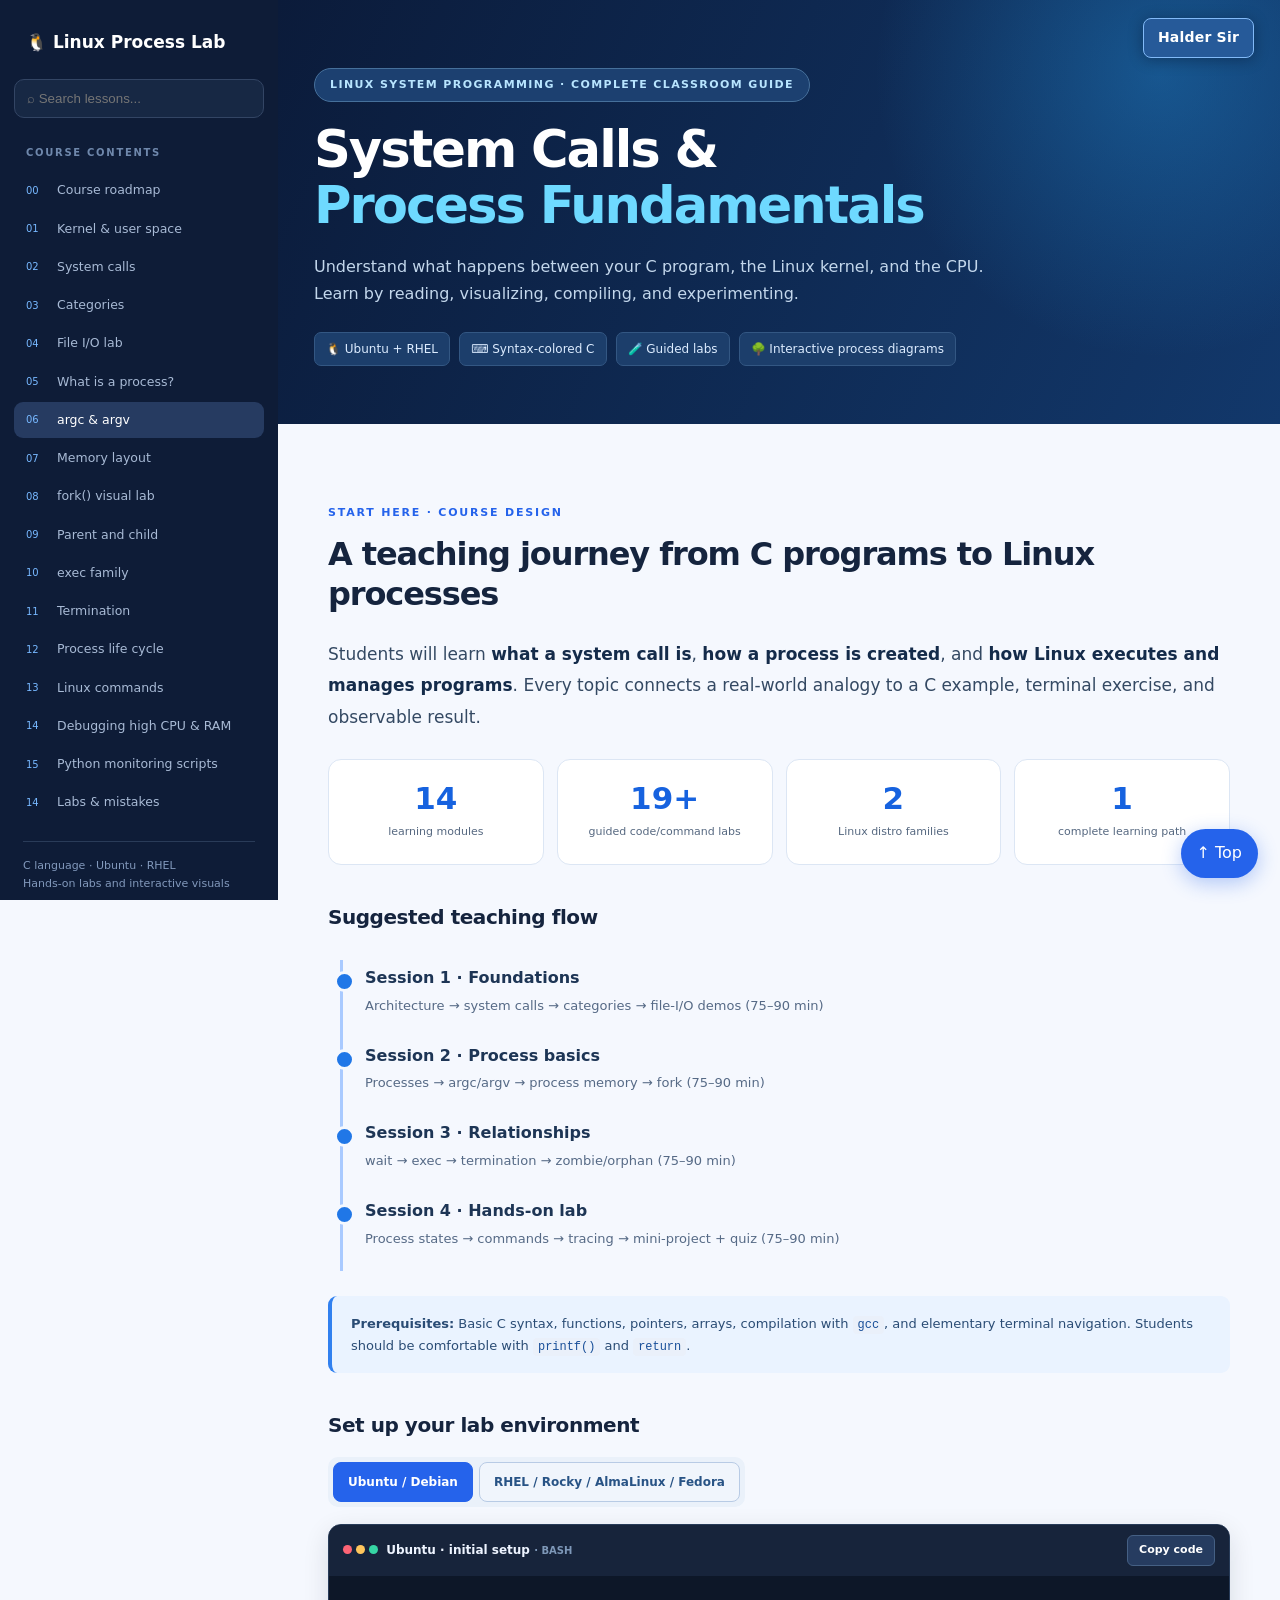
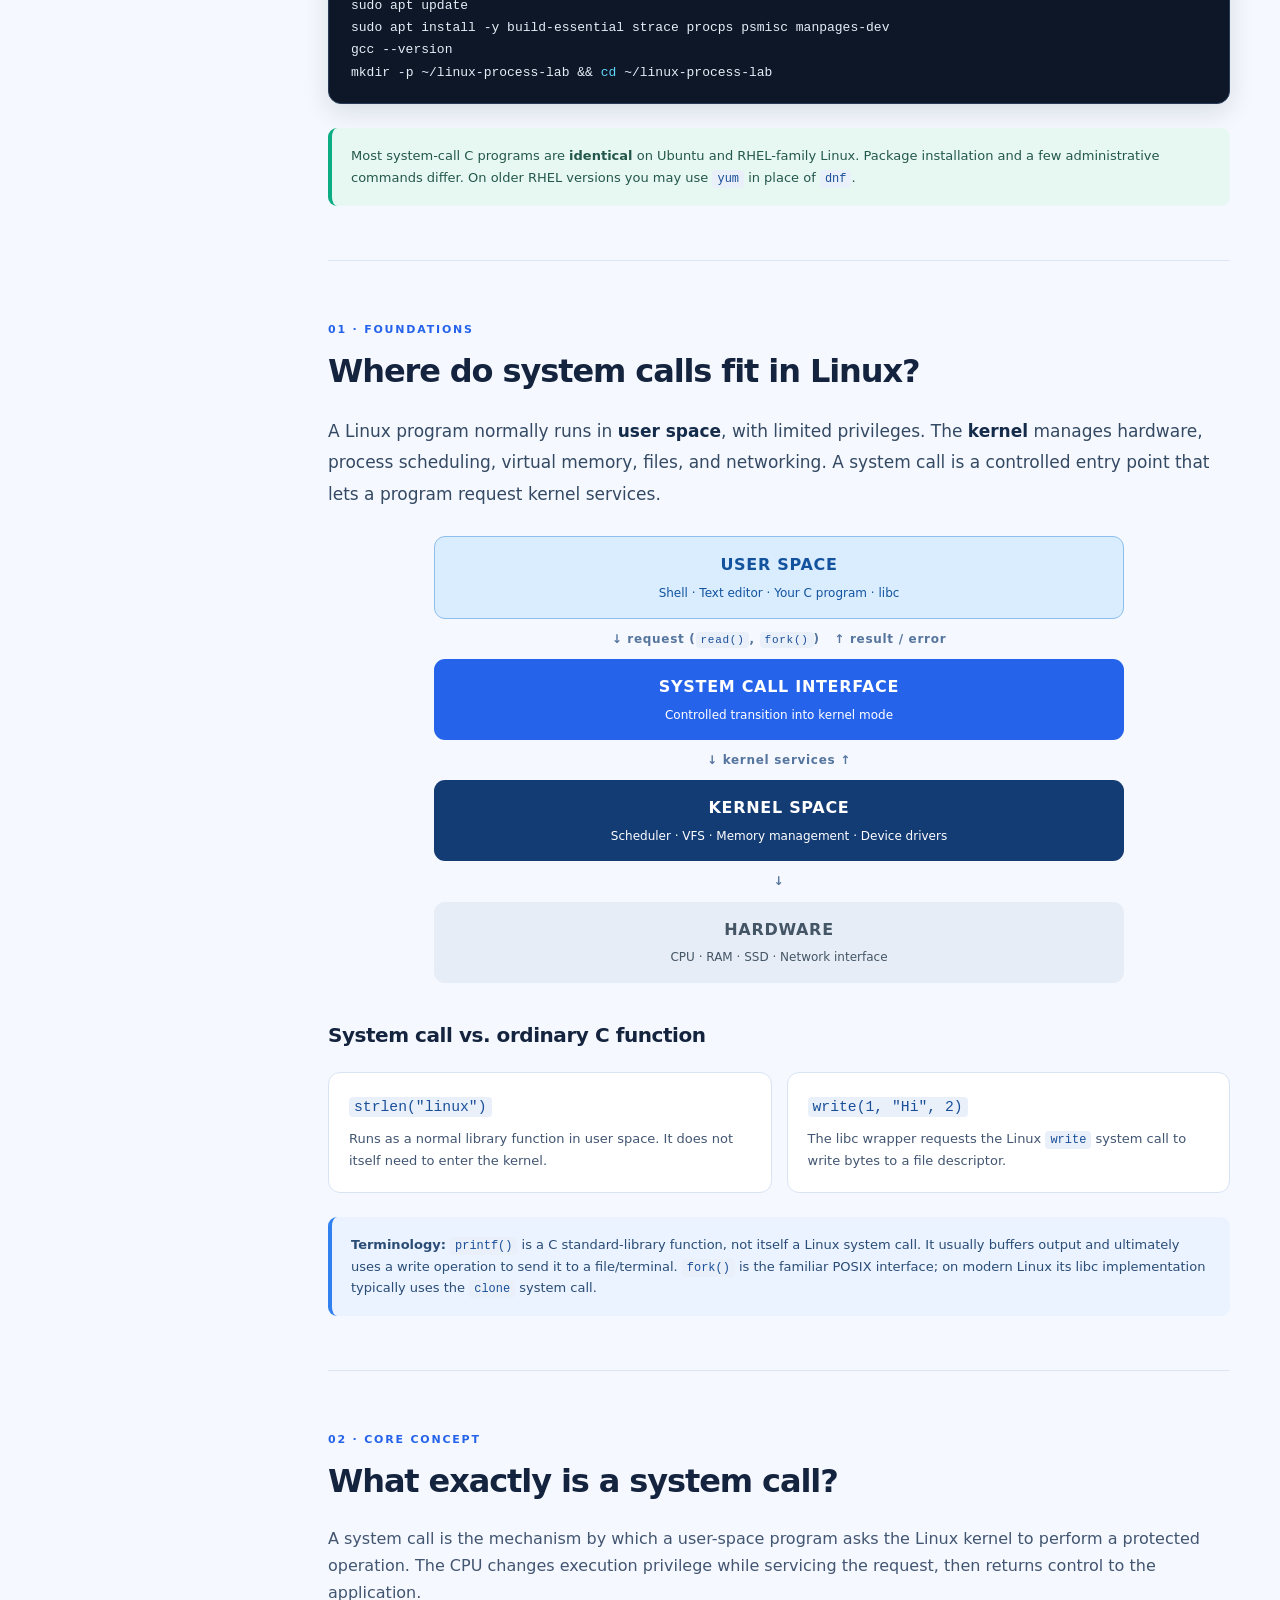
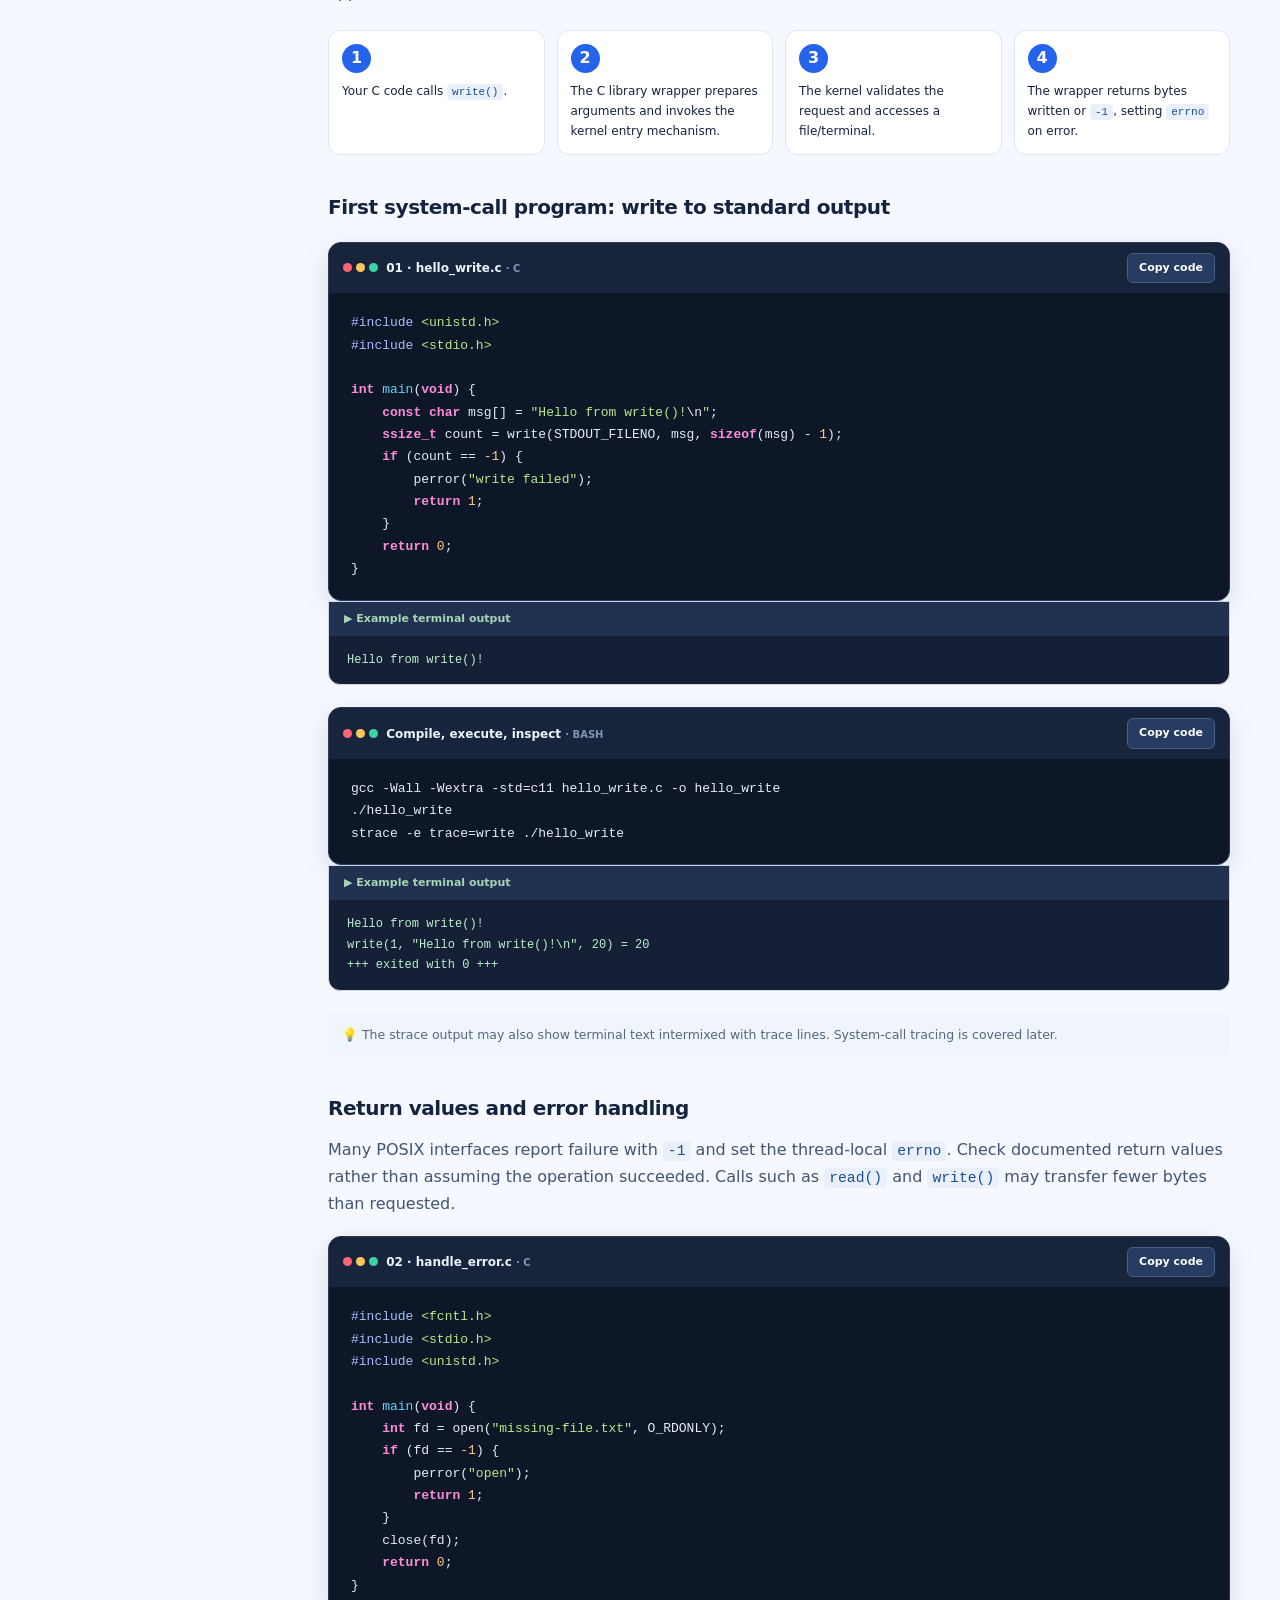
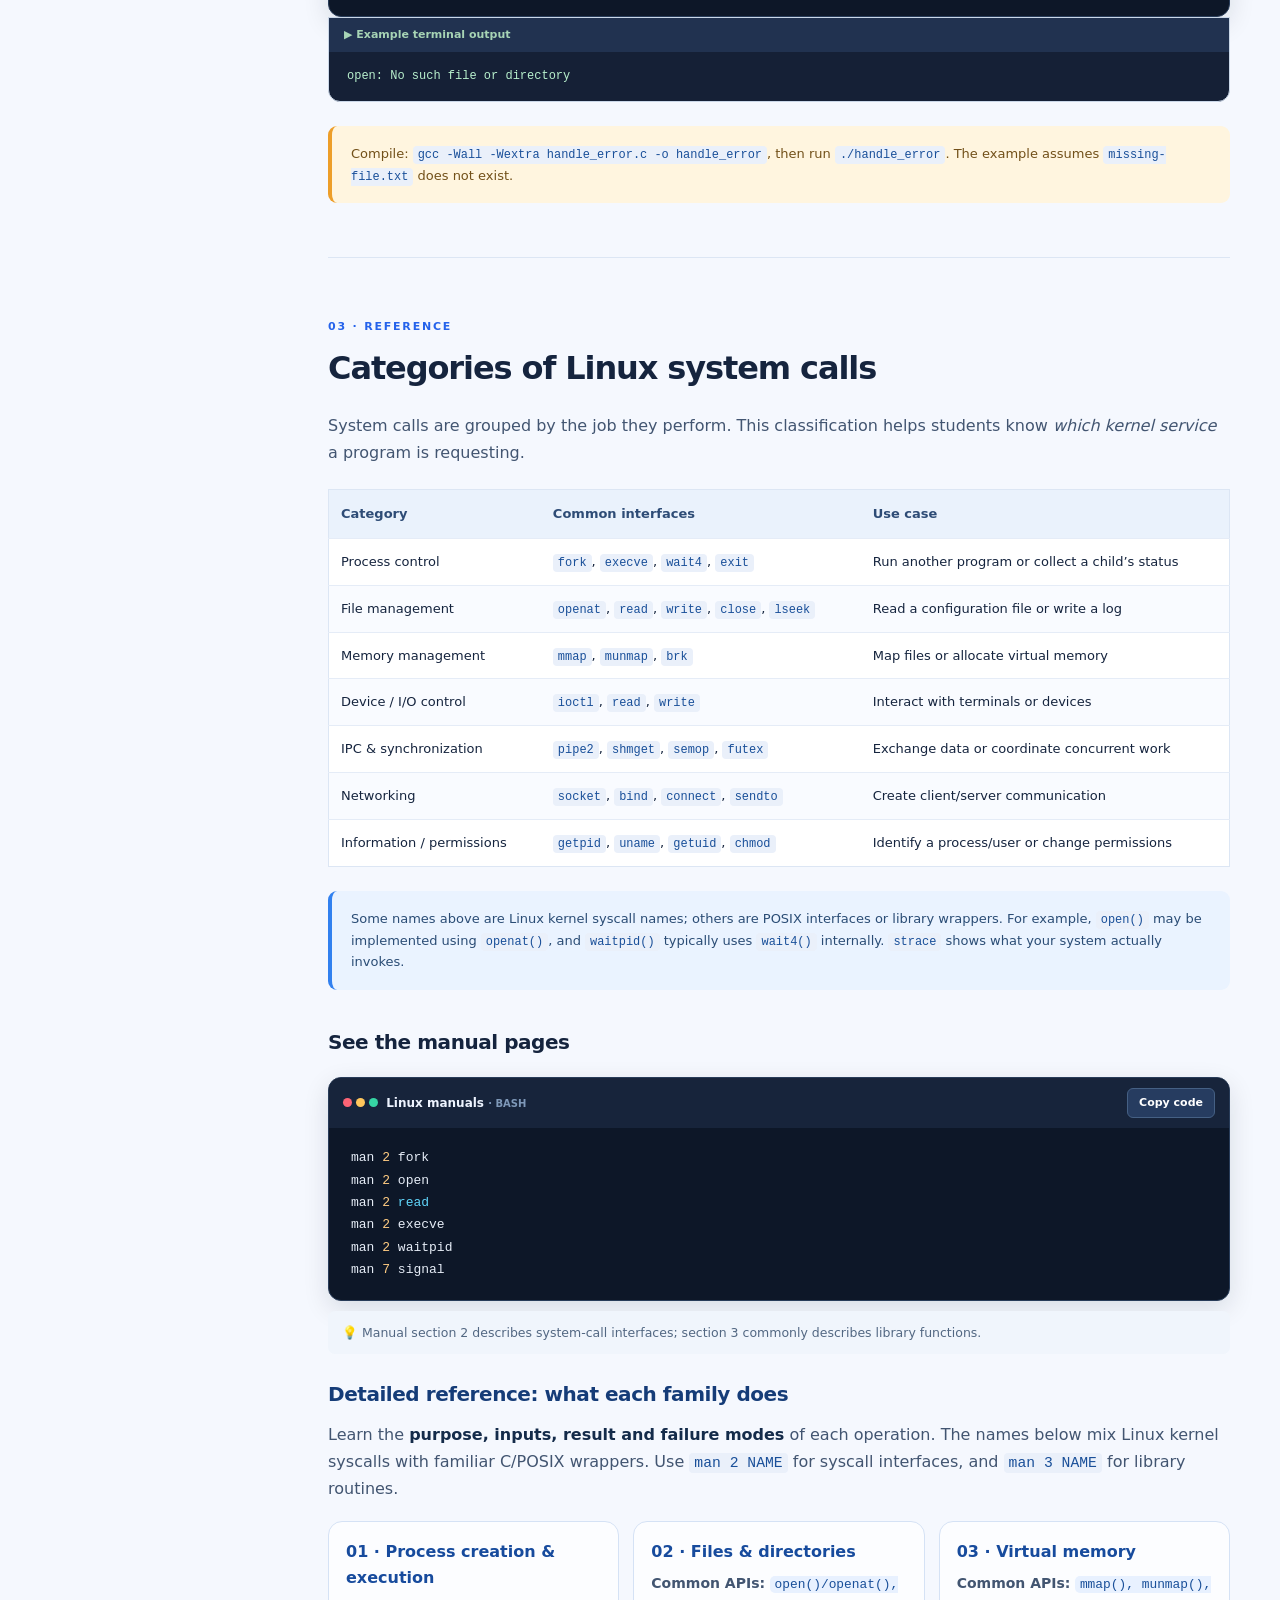
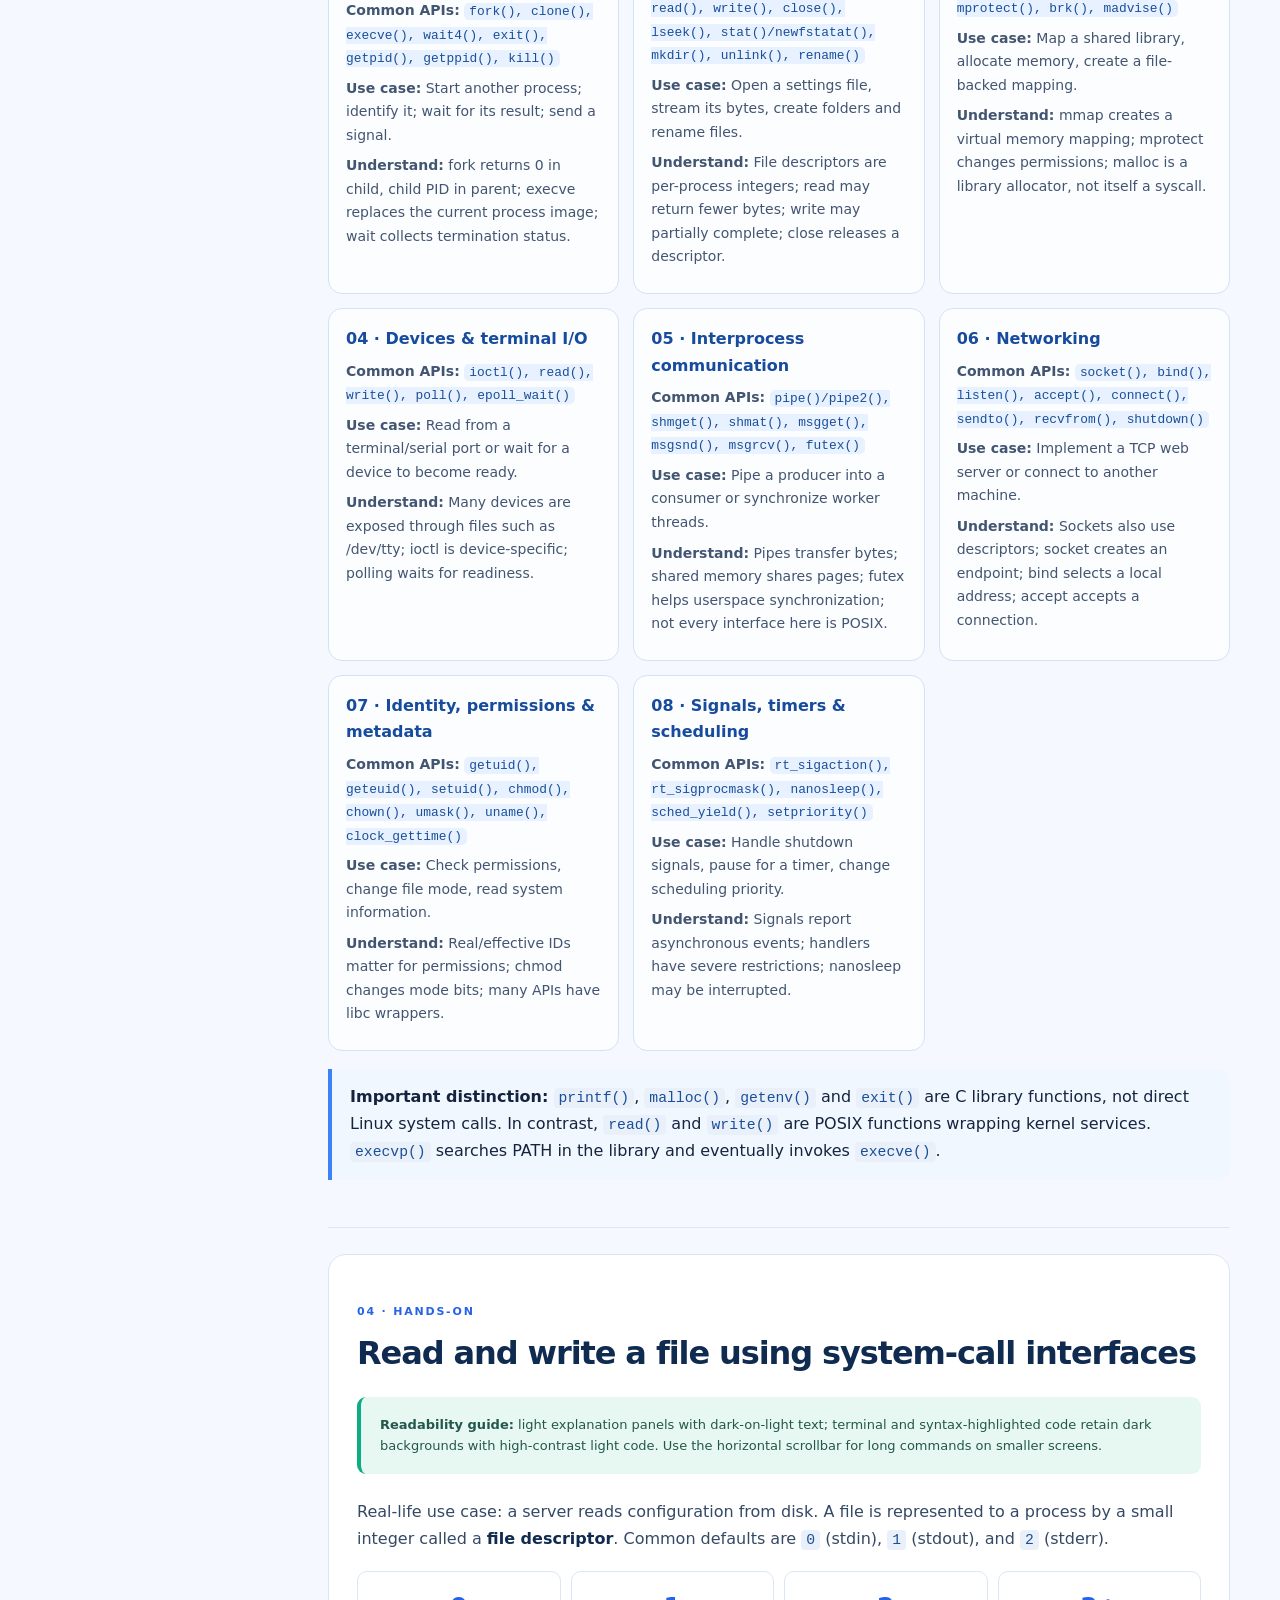
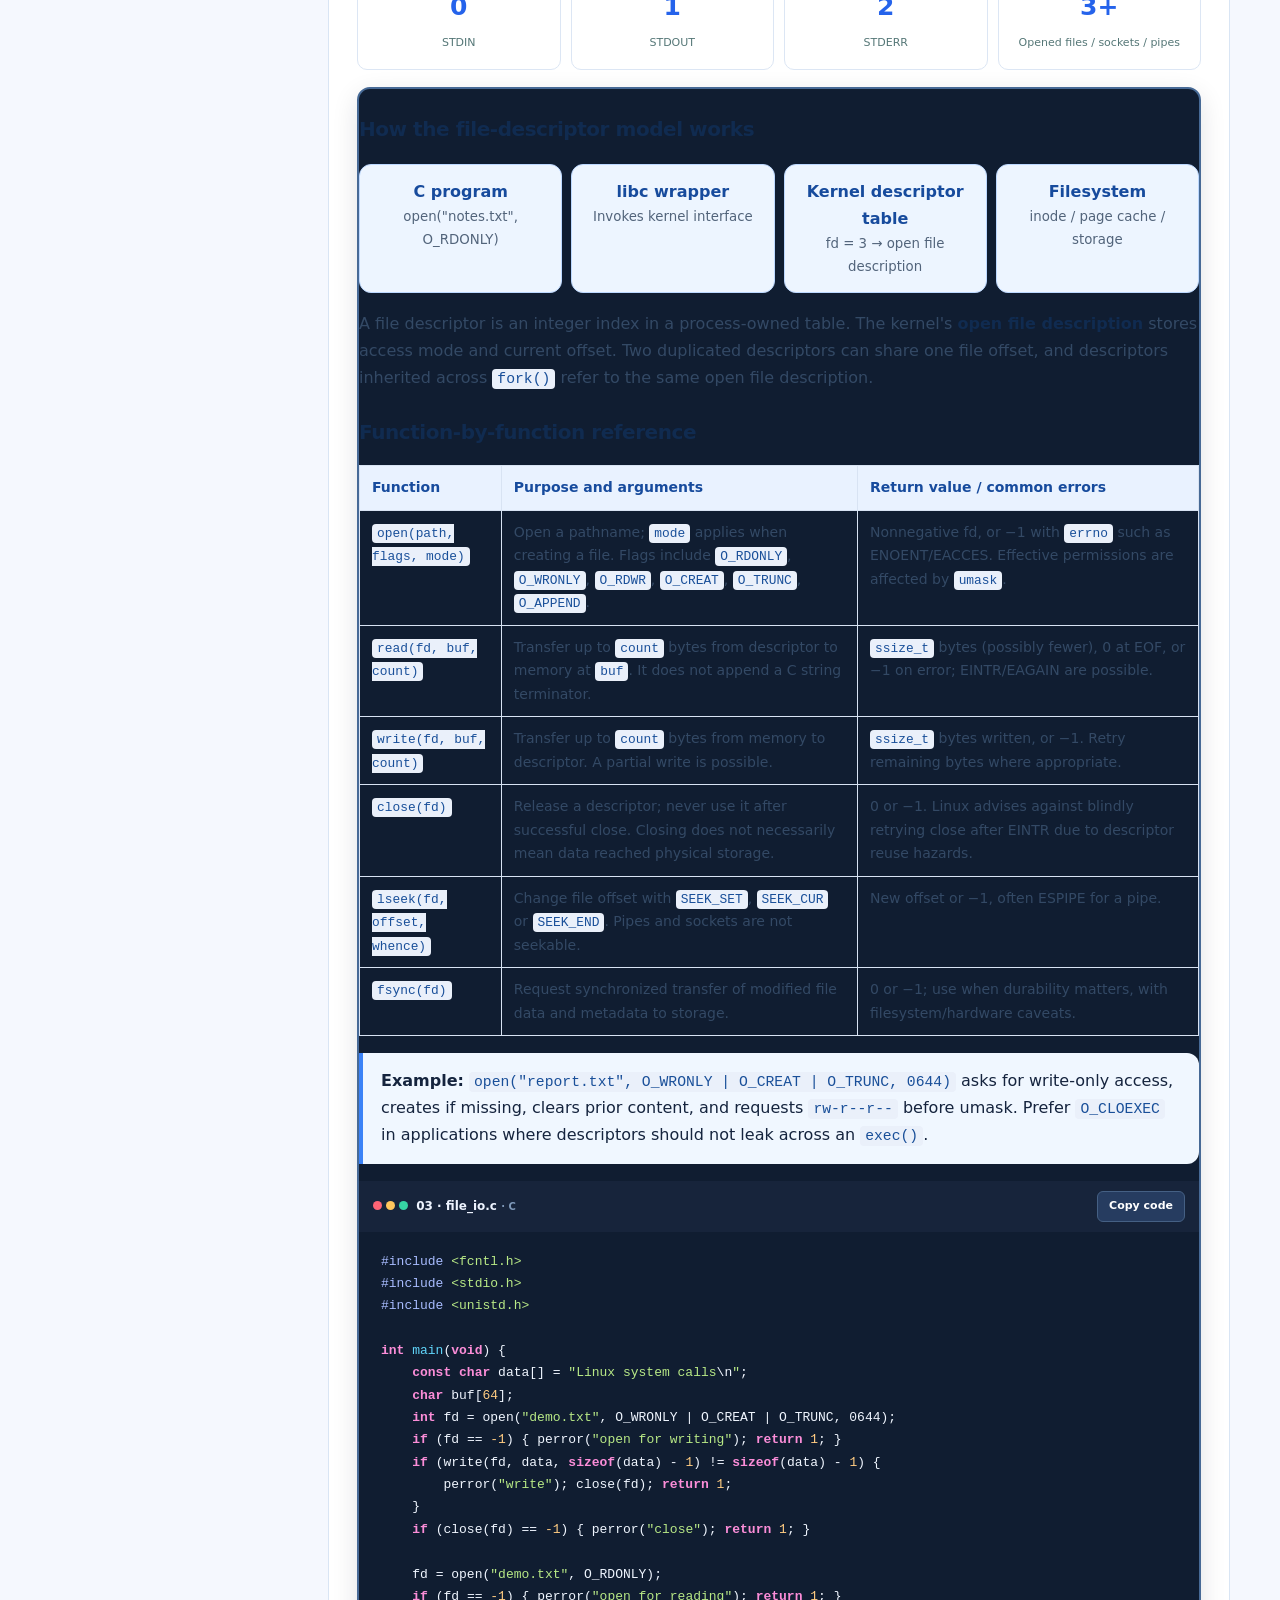
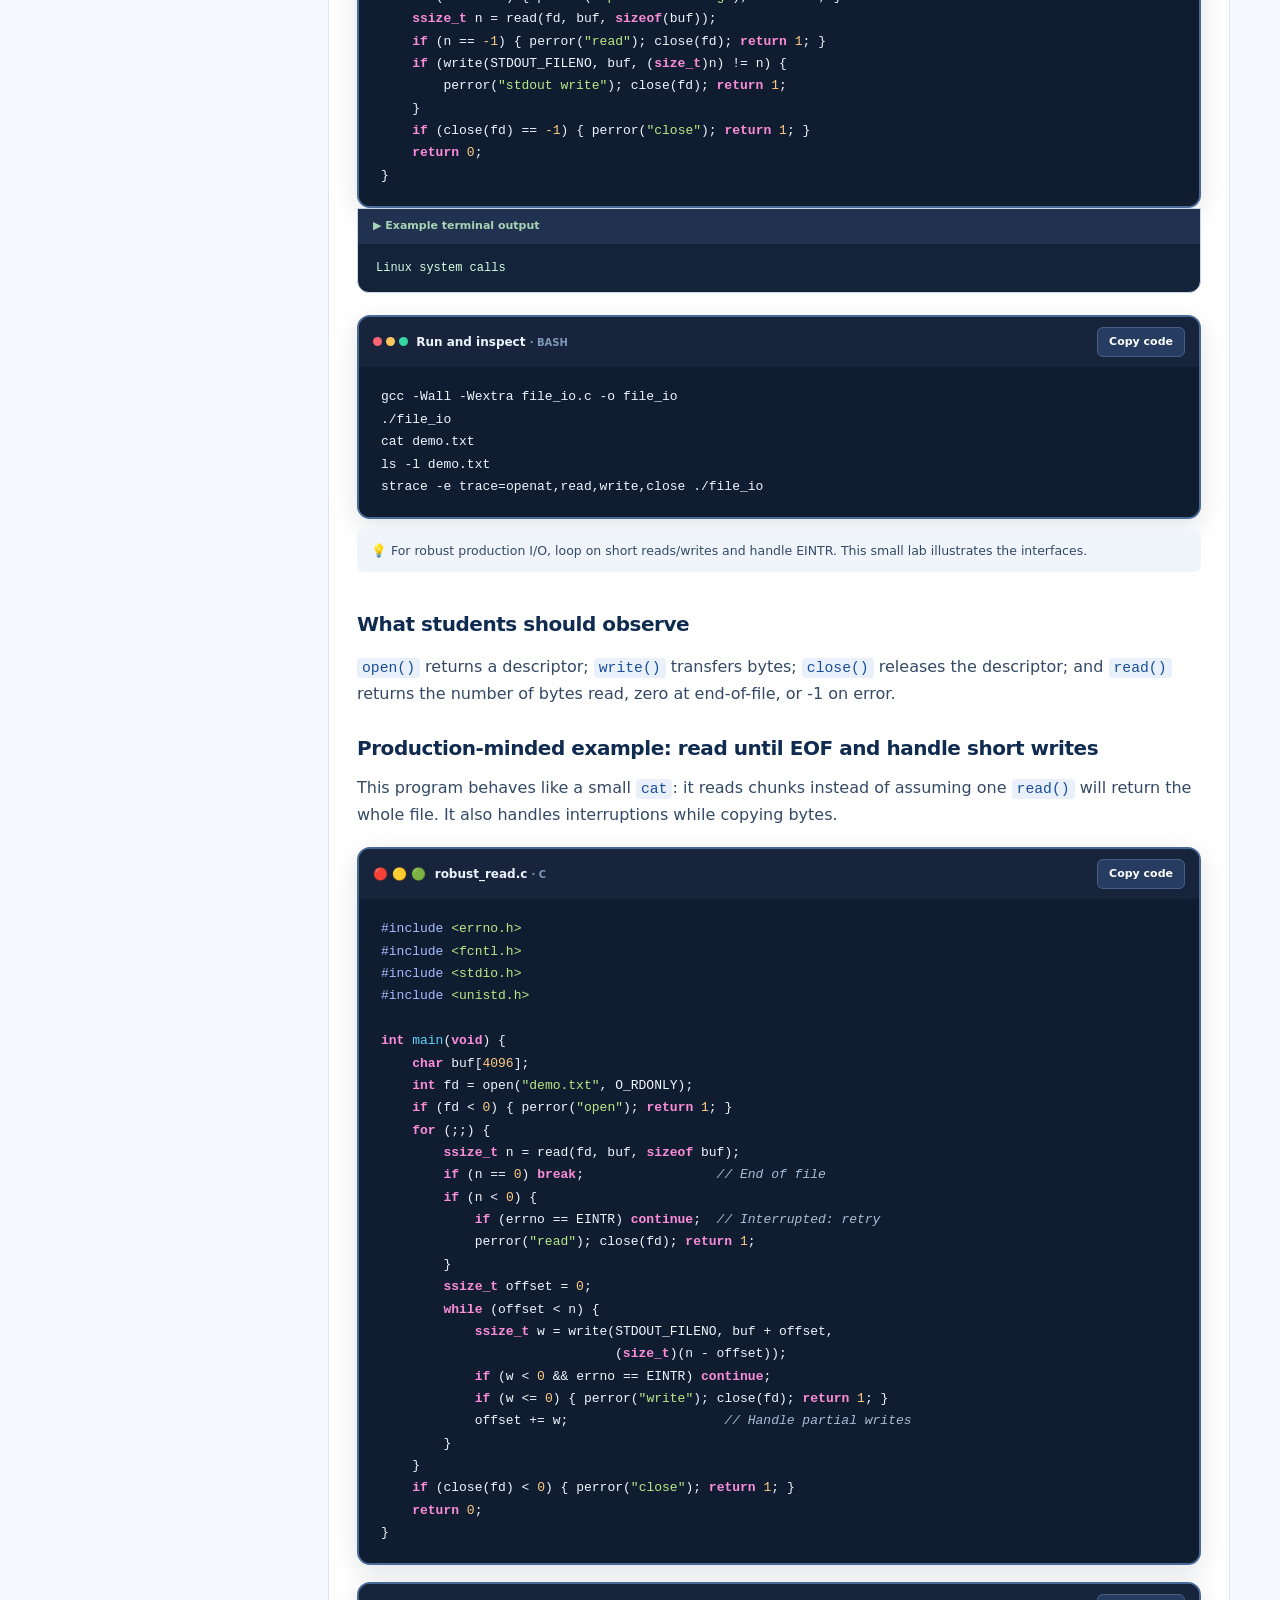
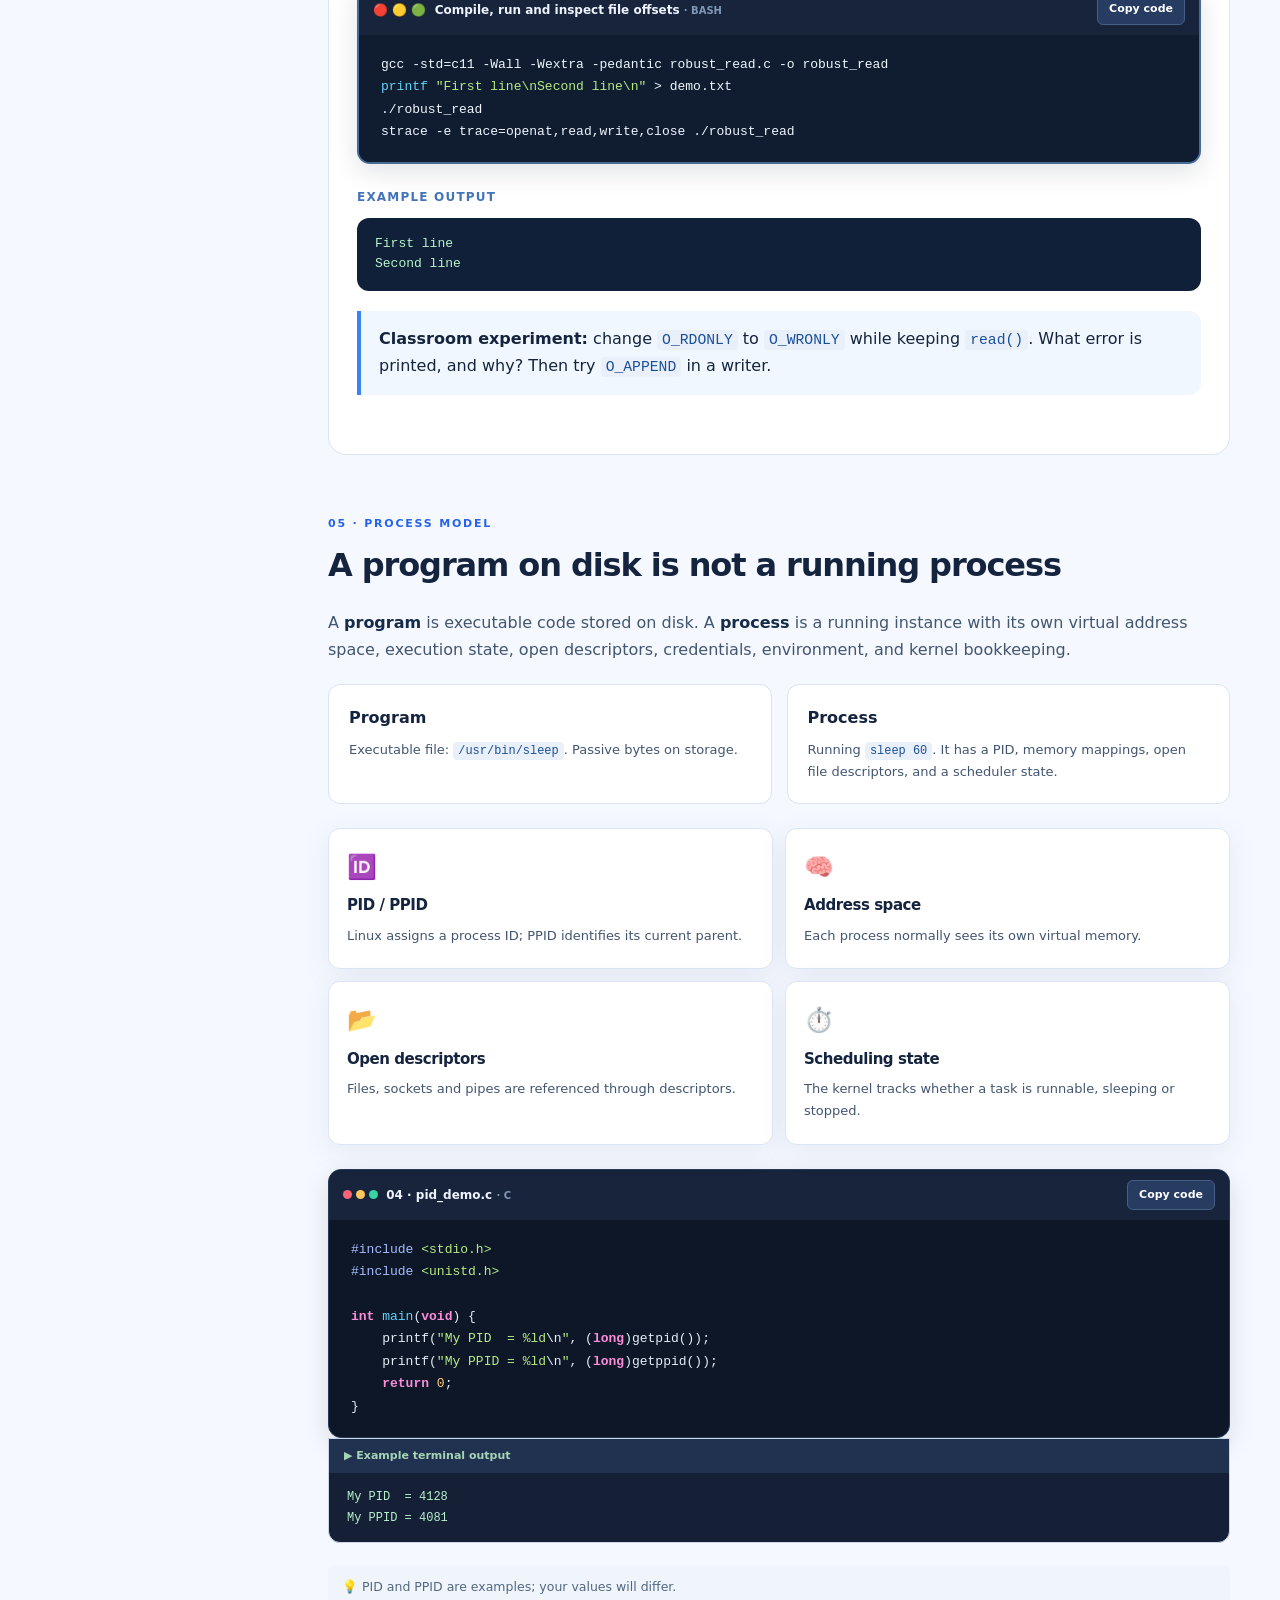
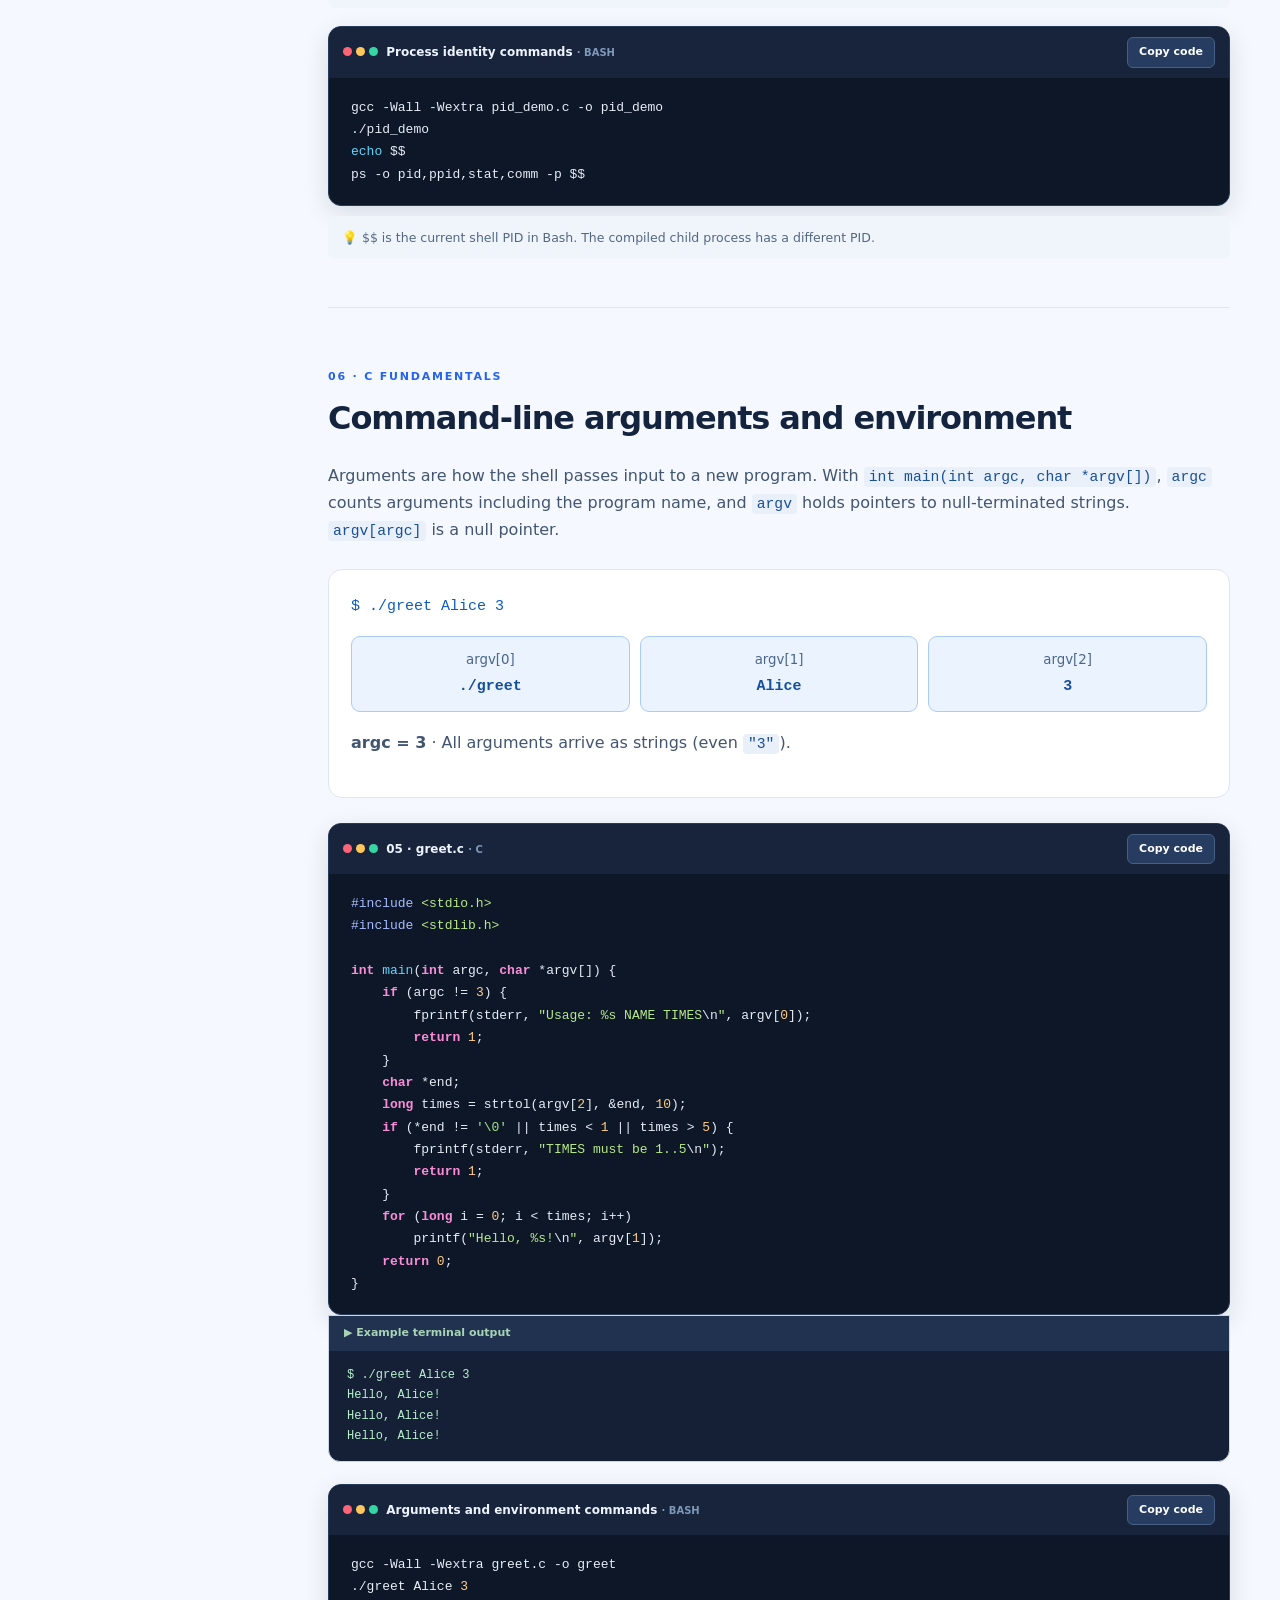
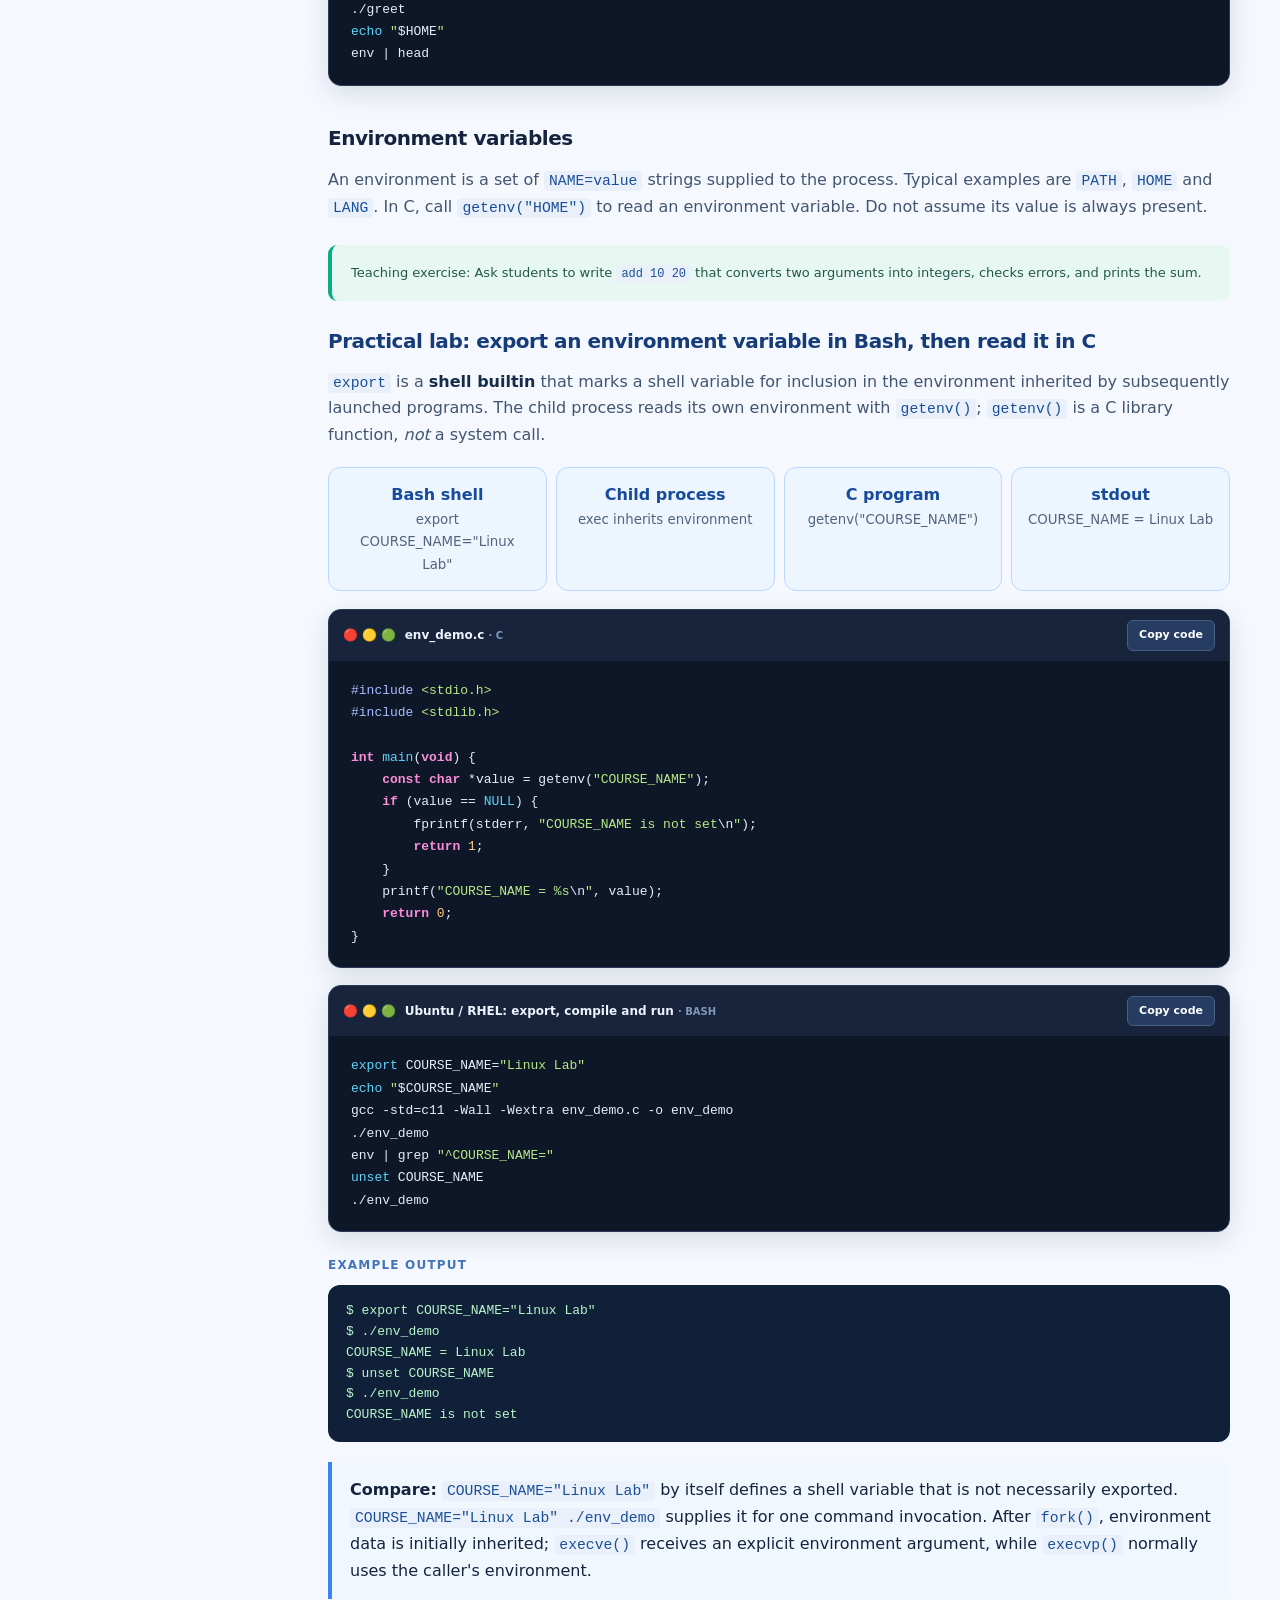
<file: 09_embedded_linux_c/Docs/linux_system_calls_process_fundamentals (1).html>
<!DOCTYPE html>

<html lang="en"><head><meta charset="utf-8"/><meta content="width=device-width, initial-scale=1" name="viewport"/><meta content="#0e1c37" name="theme-color"/><meta content="Interactive Linux system calls and process fundamentals course for Ubuntu and RHEL with C examples and terminal labs." name="description"/><title>Linux System Calls &amp; Process Fundamentals · Interactive C Tutorial</title><style>
:root{--bg:#f5f8fe;--paper:#fff;--ink:#15243e;--muted:#566880;--line:#dce6f4;--blue:#2563eb;--deep:#0c1b37;--cyan:#06b6d4;--subtle:#edf4ff;--shadow:0 7px 30px rgba(32,68,123,.08)}*{box-sizing:border-box}html{scroll-behavior:smooth}body{margin:0;font-family:Inter,system-ui,-apple-system,Segoe UI,Arial,sans-serif;background:var(--bg);color:var(--ink);line-height:1.68}a{color:inherit;text-decoration:none}button{font:inherit;cursor:pointer}.sidebar{position:fixed;inset:0 auto 0 0;width:278px;background:#0e1c37;color:#a8bad5;padding:24px 14px;overflow:auto;z-index:20}.brand{padding:4px 12px 22px;display:flex;gap:12px;align-items:center;color:white;font-weight:800;font-size:17px}.brand-icon{background:linear-gradient(135deg,#3b82f6,#22d3ee);display:grid;place-items:center;width:43px;height:43px;border-radius:12px;color:#fff;font-size:25px}.search{width:100%;border:1px solid #334564;border-radius:10px;padding:11px 12px;background:#172844;color:#fff;outline:none;margin-bottom:18px}.nav-label{font-size:10px;letter-spacing:1.7px;color:#6f88ac;padding:9px 12px;font-weight:800}.nav-link{display:flex;gap:11px;align-items:center;padding:10px 12px;border-radius:9px;font-size:12.5px;line-height:1.3;margin:2px 0;transition:.2s}.nav-link:hover,.nav-link.active{background:#263b61;color:white}.nav-num{font-size:10px;color:#77b8ff;min-width:20px}.sidebar-footer{border-top:1px solid #293b58;margin:20px 9px;padding-top:15px;font-size:11px;color:#8299bc}.main{margin-left:278px;min-width:0}.hero{background:radial-gradient(circle at 88% 17%,rgba(36,156,234,.35),transparent 30%),linear-gradient(115deg,#0b1b3a,#12386b);color:#fff;padding:68px max(36px,calc((100vw - 1210px)/2)) 58px;position:relative;overflow:hidden}.hero .tag{border:1px solid #46709b;background:#1c4070;color:#b8e5ff;border-radius:999px;padding:7px 15px;font-size:11px;letter-spacing:1.4px;font-weight:800;display:inline-block}.hero h1{font-size:clamp(34px,4vw,58px);line-height:1.09;letter-spacing:-2px;max-width:850px;margin:20px 0}.hero h1 span{color:#6ed9ff}.hero p{color:#c3d7ec;max-width:710px;font-size:16px}.hero-chips{display:flex;gap:9px;flex-wrap:wrap;margin-top:24px}.hero-chips span{background:#1c3e6b;border:1px solid #335783;border-radius:7px;padding:6px 11px;font-size:12px;color:#dcecff}.content{max-width:1110px;padding:20px 50px 90px;margin:auto}.lesson{padding:54px 0 30px;border-bottom:1px solid var(--line);scroll-margin-top:20px}.section-heading{margin-bottom:25px}.eyebrow{font-size:11px;letter-spacing:1.8px;font-weight:900;color:var(--blue)}h2{font-size:clamp(25px,2.5vw,36px);letter-spacing:-1.1px;line-height:1.25;margin:9px 0 0}h3{font-size:20px;margin:36px 0 12px;letter-spacing:-.45px}h4{margin:0 0 8px;font-size:16px}p{margin:10px 0 18px;color:#425571}.lead{font-size:17px;line-height:1.85;color:#344963}strong{color:#142b4a}code:not(pre code){font: .92em ui-monospace,SFMono-Regular,Consolas,monospace;background:#eaf0fa;border-radius:4px;padding:2px 5px;color:#194f99}.stats{display:grid;grid-template-columns:repeat(4,1fr);gap:13px;margin:26px 0}.stats>div{background:#fff;border:1px solid var(--line);padding:20px 10px;text-align:center;border-radius:13px}.stats b{display:block;font-size:31px;color:#1662df;line-height:1.2}.stats span{font-size:11px;color:var(--muted)}.timeline{border-left:3px solid #a9caff;margin:25px 12px}.timeline>div{padding:5px 0 19px 22px;position:relative}.timeline>div:before{content:'';position:absolute;left:-9px;top:11px;background:#2077e7;width:15px;height:15px;border:3px solid #f5f8fe;border-radius:50%}.timeline b{display:block;color:#1d3555}.timeline span{font-size:13px;color:#566a86}.callout{background:#eaf3ff;border-left:4px solid #3180ef;border-radius:9px;padding:17px 19px;color:#2a4c75;margin:24px 0;font-size:13px}.callout.success{background:#e7f8f3;border-color:#0cad82;color:#24574b}.callout.warn{background:#fff5df;border-color:#ed9e29;color:#725019}.code-card{background:#0d1728;border:1px solid #283c59;border-radius:13px;overflow:hidden;margin:17px 0 0;box-shadow:0 8px 26px rgba(9,22,43,.12)}.code-top{background:#17243b;display:flex;align-items:center;justify-content:space-between;gap:8px;padding:10px 14px;color:#eef4ff;font-size:12px;font-weight:700}.code-top small{color:#7e98b8;font-size:10px}.dot{display:inline-block;width:9px;height:9px;border-radius:50%;margin-right:4px}.red{background:#fd6475}.yellow{background:#ffc65c}.green{background:#36d5a4}.copy{border:1px solid #456084;background:#263c60;color:white;padding:5px 11px;border-radius:6px;font-size:11px}.copy:hover{background:#315786}.code-body{margin:0;padding:19px 22px;overflow:auto;color:#e6edf7;font-size:13px;line-height:1.72;tab-size:4;white-space:pre}.code-body code{font-family:Consolas,'Liberation Mono',monospace}.code-body .k,.code-body .kd,.code-body .kt{color:#cf9bff;font-weight:600}.code-body .cp,.code-body .cpf{color:#7cc6ff}.code-body .s,.code-body .s1,.code-body .s2,.code-body .sc{color:#a4e78e}.code-body .c1,.code-body .cm,.code-body .c{color:#8da1be;font-style:italic}.code-body .nf{color:#83dcff}.code-body .mi,.code-body .m{color:#ffc47c}.code-body .nb{color:#7bd4fd}.terminal{border:1px solid #cad7e8;border-radius:0 0 12px 12px;background:#152036;margin:0 0 22px;overflow:hidden}.terminal-header{padding:8px 15px;background:#213250;font-size:11px;color:#a7d4b5;font-weight:800}.terminal pre{margin:0;padding:14px 18px;color:#b8f0cd;white-space:pre-wrap;overflow:auto;font-size:12px;line-height:1.7;font-family:Consolas,monospace}.hint{font-size:12.5px;background:#f0f5fc;border-radius:7px;padding:11px 14px;color:#526782}.tile-grid{display:grid;grid-template-columns:repeat(2,1fr);gap:12px;margin:24px 0}.tile{background:#fff;border:1px solid var(--line);padding:18px;border-radius:12px;box-shadow:var(--shadow)}.tile-icon{font-size:24px}.tile h3{font-size:15px;margin:6px 0}.tile p{font-size:13px;margin:4px 0}.architecture{max-width:690px;margin:26px auto;text-align:center}.architecture>div{border-radius:11px;padding:15px;font-weight:900;letter-spacing:.7px}.architecture span{display:block;font-size:12px;font-weight:400;letter-spacing:0;margin-top:4px}.arch-user{background:#d9edff;border:1px solid #8dbfee;color:#13539e}.arch-gate{background:#2563eb;color:white}.arch-kernel{background:#133b74;color:white}.arch-hw{background:#e6edf6;color:#456}.architecture .arch-arrow{padding:10px;font-size:12px;color:#56759e}.compare{display:grid;grid-template-columns:1fr 1fr;gap:15px;margin:20px 0}.compare>div{padding:20px;background:#fff;border:1px solid #d8e3f3;border-radius:12px}.compare p{font-size:13px;margin:0}.steps{display:grid;grid-template-columns:repeat(4,1fr);gap:12px;margin:23px 0}.steps>div{background:#fff;border:1px solid #dbe6f3;border-radius:12px;padding:13px}.steps b{display:grid;place-items:center;width:29px;height:29px;border-radius:50%;background:#2563eb;color:white}.steps span{display:block;font-size:12px;margin-top:8px}.data-table{width:100%;border-collapse:collapse;background:white;margin:22px 0;border:1px solid var(--line);font-size:13px}.data-table th{text-align:left;color:#2e4c76;background:#eaf2fc;padding:13px 12px}.data-table td{padding:12px;border-top:1px solid #e5ecf7;vertical-align:top}.data-table tr:nth-child(even) td{background:#f9fbff}.fd-row{display:grid;grid-template-columns:repeat(4,1fr);gap:10px}.fd-row>div{background:#fff;border:1px solid var(--line);border-radius:10px;text-align:center;padding:14px 5px}.fd-row b{display:block;font-size:25px;color:var(--blue)}.fd-row span{font-size:11px;color:#577}.argv-diagram,.interactive,.state-demo,.quiz{background:white;border:1px solid #dce6f4;border-radius:14px;padding:22px;margin:25px 0}.cmdprompt{font:15px Consolas,monospace;color:#0f5cbd}.argv-cells{display:flex;gap:10px;margin:18px 0;flex-wrap:wrap}.argv-cells>div{flex:1;min-width:110px;background:#eaf3ff;border:1px solid #aacbf4;border-radius:9px;padding:12px;text-align:center}.argv-cells small{display:block;color:#49678a}.argv-cells b{font:600 15px Consolas,monospace;color:#154f9a}.memory-layout{max-width:620px;margin:26px auto}.memory-address{text-align:center;font-size:11px;color:#7487a1;margin:12px}.mem-block{border-radius:10px;margin:6px 0;padding:15px;text-align:center;color:white}.mem-block b{display:block;letter-spacing:1px}.mem-block span{display:block;font-size:11.5px;opacity:.92}.stack{background:#7765d1}.mmap{background:#4081cb}.heap{background:#008f9f}.bss{background:#287c9a}.data{background:#1c6799}.textseg{background:#264d91}.mem-gap{height:40px;display:grid;place-items:center;border:2px dashed #c2cee0;border-radius:8px;color:#7b8da6;font-size:11px;margin:8px 0}.fork-diagram{text-align:center;max-width:550px;margin:22px auto}.fork-parent{display:inline-block;background:#235fcb;color:white;padding:17px 32px;border-radius:12px;font-weight:800}.fork-parent small{font-weight:400}.fork-branch{margin:5px;color:#3478d4;font-size:27px}.fork-branch span{font-size:12px}.fork-twins{display:flex;gap:14px}.fork-twins div{flex:1;background:#e6f2ff;border:2px solid #abcff7;color:#24517e;border-radius:11px;padding:15px;font-size:14px}.fork-twins b{font-size:12px}.interact-heading{display:flex;justify-content:space-between;gap:10px;flex-wrap:wrap;margin-bottom:14px}.interact-heading span{font-size:12px;color:#6b7c96}.btnline{display:flex;gap:9px;flex-wrap:wrap}.btnline button,.quiz button,.distro{border:1px solid #b8cbe5;background:#f0f5fc;color:#285385;border-radius:8px;padding:9px 14px;font-size:12px;font-weight:700}.btnline .primary,.quiz .primary{background:var(--blue);color:white;border-color:var(--blue)}.sim-output{margin-top:17px;background:#0e1c33;color:#acf1c8;padding:18px;border-radius:9px;white-space:pre-wrap;font:13px/1.8 Consolas,monospace;min-height:80px}.tree{text-align:center;margin:30px auto}.tree-root{background:#e3edff;color:#1a508e;display:inline-block;padding:12px 35px;border-radius:10px;border:1px solid #a9c9f3;font-weight:800}.tree-root.alt{background:#286acb;color:white}.tree-line{font-family:monospace;color:#5284c9}.tree-children{display:flex;justify-content:center;gap:15px}.tree-children span{background:#dceff2;border:1px solid #91ced8;padding:10px 20px;border-radius:8px;color:#247886}.exec-flow{display:flex;align-items:center;gap:9px;margin:25px 0;flex-wrap:wrap}.exec-flow div{background:#e6f0ff;color:#255890;border:1px solid #b6ccef;padding:15px;border-radius:9px;text-align:center;font-size:12px;font-weight:700}.exec-flow span{color:#6c8baf;font-size:12px}.exec-flow small{display:block;font-weight:400}.states{display:grid;grid-template-columns:repeat(6,1fr);gap:7px}.states>div{background:#eaf2fc;border:1px solid #d0dfef;border-radius:8px;padding:14px 5px;text-align:center;font-weight:800;color:#58728e;cursor:pointer;font-size:12px;line-height:1.2}.states>div.selected{background:#2563eb;border-color:#2563eb;color:white}.states small{font-size:9px}.state-info{background:#f4f8fd;margin-top:15px;padding:15px;border-radius:10px}.state-info p{font-size:13px;margin:3px 0}.micro{font-size:11px;color:#789}.command-grid{display:grid;grid-template-columns:repeat(2,1fr);gap:11px}.command-grid>div{background:white;border:1px solid #d9e5f4;border-radius:10px;padding:13px}.command-grid code{display:block;font-size:12px!important;overflow-wrap:anywhere}.command-grid span{font-size:12px;color:#60738c}.assignment-list{display:grid;gap:10px}.assignment-list>div{background:white;border:1px solid var(--line);border-left:4px solid #3782e9;border-radius:9px;padding:15px}.assignment-list b{display:block;font-size:14px}.assignment-list span{display:block;font-size:13px;color:#59708d;margin-top:5px}.quiz-q{border-bottom:1px solid #e5edf7;padding-bottom:14px;margin-bottom:15px}.quiz-q p{margin:5px 0 10px}.quiz-q label{display:block;padding:4px 0;font-size:13px;cursor:pointer}.quiz-q input{accent-color:#2563eb;margin-right:8px}.quiz #quiz-result{font-weight:800;margin-top:12px}.qa details{background:white;border:1px solid var(--line);border-radius:9px;padding:13px 17px;margin:8px 0}.qa summary{cursor:pointer;font-weight:700;color:#2f537d}.qa details p{font-size:13px}.distro-switch{display:flex;gap:6px;background:#eaf1fa;padding:5px;border-radius:10px;width:max-content;max-width:100%;flex-wrap:wrap;margin:14px 0}.distro.active{background:#2563eb;color:white;border-color:#2563eb}.hidden{display:none!important}.floating-top{position:fixed;bottom:22px;right:22px;background:#2563eb;color:#fff;border:0;border-radius:99px;padding:11px 16px;box-shadow:0 5px 20px #2563eb55;z-index:5}.menu-btn{display:none}.footer{text-align:center;color:#8092aa;font-size:12px;padding:28px}.sr-only{position:absolute;width:1px;height:1px;overflow:hidden;clip:rect(0,0,0,0)}
@media(max-width:1050px){.sidebar{width:230px}.main{margin-left:230px}.content{padding:20px 30px 70px}.hero{padding:56px 34px}.steps{grid-template-columns:repeat(2,1fr)}}@media(max-width:760px){.menu-btn{display:block;position:fixed;top:10px;left:10px;z-index:30;border:none;background:#2363bd;color:white;padding:10px 13px;border-radius:8px}.sidebar{transform:translateX(-102%);transition:transform .25s;width:280px;padding-top:65px}.sidebar.open{transform:translateX(0)}.main{margin-left:0}.hero{padding:66px 22px 42px}.hero h1{letter-spacing:-1px}.content{padding:4px 19px 55px}.lesson{padding-top:40px}.stats,.tile-grid,.compare,.command-grid{grid-template-columns:1fr 1fr}.states{grid-template-columns:repeat(3,1fr)}.exec-flow{gap:5px}.exec-flow div{padding:10px}.data-table{display:block;overflow-x:auto;white-space:normal}.data-table th,.data-table td{min-width:110px}}@media(max-width:460px){.stats,.tile-grid,.compare,.command-grid,.steps,.fd-row{grid-template-columns:1fr 1fr}.stats>div{padding:13px 5px}.hero h1{font-size:35px}.hero p{font-size:14px}.code-body{font-size:11px;padding:12px}.memory-layout{font-size:12px}.fork-twins{gap:8px}.fork-twins div{padding:8px}.tree-children span{padding:7px;font-size:11px}.fd-row span{font-size:10px}}

/* Instructor edition */
.owner{display:inline-flex;align-items:center;gap:8px;background:#fff;color:#12376a;border:1px solid #b9d7ff;border-radius:999px;padding:7px 15px;font-weight:850;letter-spacing:.4px;box-shadow:0 2px 15px #0015;margin:0 0 18px}.brand-owner{font-size:12px;color:#7dd3fc;letter-spacing:1px;display:block}.detail-grid{display:grid;grid-template-columns:repeat(auto-fit,minmax(235px,1fr));gap:14px;margin:18px 0}.detail-card{border:1px solid #d5e2f5;border-radius:14px;padding:17px;background:#fcfdff}.detail-card h4{margin:0 0 6px;color:#174b9d;font-size:16px}.detail-card p{margin:7px 0;font-size:14px}.detail-card code{background:#e8f1ff;padding:1px 5px;border-radius:5px}.concept-flow{display:flex;align-items:stretch;flex-wrap:wrap;gap:9px;margin:18px 0}.concept-flow>div{flex:1 1 155px;padding:14px;background:#edf5ff;border:1px solid #bcd8ff;border-radius:12px;text-align:center}.concept-flow b{display:block;color:#174b9d}.concept-flow small{display:block;color:#52647b}.deep-table{width:100%;border-collapse:collapse;margin:16px 0;font-size:14px}.deep-table td,.deep-table th{padding:10px 12px;border:1px solid #d8e3f3;text-align:left;vertical-align:top}.deep-table th{background:#e9f2ff;color:#174b9d}.mini-label{font-size:12px;text-transform:uppercase;letter-spacing:1.2px;color:#4374ba;font-weight:800;margin:23px 0 10px}.segdiagram{display:grid;gap:5px;margin:15px auto;max-width:680px}.segdiagram>div{padding:14px 18px;border-radius:10px;border:1px solid #aec6e7;display:grid;grid-template-columns:170px 1fr;gap:16px;align-items:center}.segdiagram b{font-size:15px}.segdiagram span{font-size:13px}.segdiagram .segstack{background:#e8eeff}.segdiagram .segmap{background:#e5f6ff}.segdiagram .segheap{background:#e9fbf0}.segdiagram .segbss{background:#fff5da}.segdiagram .segdata{background:#ffebdb}.segdiagram .segtext{background:#f5eaff}.notes{padding:15px 18px;background:#f0f7ff;border-left:4px solid #3b82f6;border-radius:0 12px 12px 0;margin:17px 0}.notes p{margin:7px 0}.outputdemo{background:#102039;color:#b8f5ca;padding:16px 18px;border-radius:12px;overflow:auto;white-space:pre-wrap;font:13px/1.6 ui-monospace,SFMono-Regular,Consolas,monospace;margin:10px 0 20px}.extra-heading{color:#153c78;margin:24px 0 8px}.code-body .highlight{background:transparent}.code-body .highlight pre{margin:0;white-space:pre;overflow-x:auto}.code-body .k,.code-body .kt,.code-body .kd{color:#fb8dd8}.code-body .nf,.code-body .nb{color:#60d5fa}.code-body .s,.code-body .s2,.code-body .cpf{color:#b8e986}.code-body .c1,.code-body .cm{color:#93a5bf}.code-body .mi,.code-body .m{color:#ffcc82}.code-body .cp{color:#a8bcff}
@media(max-width:650px){.segdiagram>div{grid-template-columns:1fr;gap:2px}}

/* Accessibility: deliberately bright teaching panels, including the file I/O chapter */
#fileio{background:#fff;color:#15243e;border:1px solid #d9e5f4;border-radius:18px;padding:42px 28px;margin-top:26px}
#fileio p,#fileio li,#fileio td,#fileio .hint{color:#334965}
#fileio h2,#fileio h3,#fileio h4,#fileio strong{color:#102b50}
#fileio .code-card{background:#101d31;border:2px solid #476a96}
#fileio .code-body{background:#101d31;color:#f0f6ff}
#fileio .code-body .n,#fileio .code-body .p,#fileio .code-body .o,#fileio .code-body .w{color:#f0f6ff}
#fileio .code-body .c1,#fileio .code-body .cm{color:#a9bdd7}
#fileio .terminal{background:#13243a}#fileio .terminal pre{color:#d7fce1}
#fileio .tile,#fileio .compare>div,#fileio .data-table{background:#fff;color:#16304d}
.hero .owner{position:absolute;right:26px;top:18px;color:#fff;background:#265a99;border:1px solid #82baf8;border-radius:8px;padding:7px 14px;font-size:14px;font-weight:800;letter-spacing:.2px}
.circle-figure{background:#eff6ff;border:1px solid #d4e4fb;border-radius:16px;padding:14px;margin:24px 0;text-align:center}
.circle-figure svg{display:block;width:100%;height:auto;max-width:850px;margin:auto}
.circle-figure figcaption{font-size:12px;color:#465e80;line-height:1.6}
.command-example{background:white;border:1px solid #d7e4f4;border-radius:12px;margin:16px 0;padding:17px 18px}
.command-example h4{margin:0 0 7px;color:#16427b}.command-example p{font-size:13px;margin:5px 0 9px}
.command-example pre{white-space:pre-wrap;overflow-wrap:anywhere;background:#14253b;color:#d8ffdf;border-radius:8px;padding:13px 14px;font:12px/1.65 Consolas,monospace;margin:8px 0}
.command-example .sample-label{font-size:10px;letter-spacing:1px;color:#60758e;font-weight:900}
.debug-grid{display:grid;grid-template-columns:repeat(2,minmax(0,1fr));gap:15px}
.debug-grid .command-example{margin:0}.script-info{background:#f2f7ff;border-radius:9px;padding:11px 14px;font-size:13px;margin-top:12px;color:#334b6d}
#python-tools .code-card .code-body{font-size:13px;max-height:480px;overflow:auto}
@media(max-width:790px){#fileio{padding:24px 16px}.debug-grid{grid-template-columns:1fr}.hero .owner{right:12px;top:10px}.hero{padding-top:76px}}
</style></head><body><button aria-label="Open navigation" class="menu-btn">☰ Contents</button><aside class="sidebar"><div class="brand">🐧  Linux Process Lab</div><label class="sr-only" for="nav-search">Search lessons</label><input autocomplete="off" class="search" id="nav-search" placeholder="⌕ Search lessons..."/><div class="nav-label">COURSE CONTENTS</div><a class="nav-link" href="#roadmap"><span class="nav-num">00</span>Course roadmap</a><a class="nav-link" href="#architecture"><span class="nav-num">01</span>Kernel &amp; user space</a><a class="nav-link" href="#syscalls"><span class="nav-num">02</span>System calls</a><a class="nav-link" href="#categories"><span class="nav-num">03</span>Categories</a><a class="nav-link" href="#fileio"><span class="nav-num">04</span>File I/O lab</a><a class="nav-link" href="#process"><span class="nav-num">05</span>What is a process?</a><a class="nav-link" href="#arguments"><span class="nav-num">06</span>argc &amp; argv</a><a class="nav-link" href="#memory"><span class="nav-num">07</span>Memory layout</a><a class="nav-link" href="#fork"><span class="nav-num">08</span>fork() visual lab</a><a class="nav-link" href="#relationships"><span class="nav-num">09</span>Parent and child</a><a class="nav-link" href="#exec"><span class="nav-num">10</span>exec family</a><a class="nav-link" href="#termination"><span class="nav-num">11</span>Termination</a><a class="nav-link" href="#lifecycle"><span class="nav-num">12</span>Process life cycle</a><a class="nav-link" href="#commands"><span class="nav-num">13</span>Linux commands</a><a class="nav-link" href="#debugging"><span class="nav-num">14</span>Debugging high CPU &amp; RAM</a><a class="nav-link" href="#python-tools"><span class="nav-num">15</span>Python monitoring scripts</a><a class="nav-link" href="#projects"><span class="nav-num">14</span>Labs &amp; mistakes</a><div class="sidebar-footer">C language · Ubuntu · RHEL<br/>Hands-on labs and interactive visuals</div></aside><main class="main"><header class="hero"><div class="owner">Halder Sir</div><span class="tag">LINUX SYSTEM PROGRAMMING · COMPLETE CLASSROOM GUIDE</span><h1>System Calls &amp;<br/><span>Process Fundamentals</span></h1><p>Understand what happens between your C program, the Linux kernel, and the CPU. Learn by reading, visualizing, compiling, and experimenting.</p><div class="hero-chips"><span>🐧 Ubuntu + RHEL</span><span>⌨️ Syntax-colored C</span><span>🧪 Guided labs</span><span>🌳 Interactive process diagrams</span></div></header><div class="content"><section class="lesson" id="roadmap"><div class="section-heading"><span class="eyebrow">START HERE · COURSE DESIGN</span><h2>A teaching journey from C programs to Linux processes</h2></div><p class="lead">Students will learn <strong>what a system call is</strong>, <strong>how a process is created</strong>, and <strong>how Linux executes and manages programs</strong>. Every topic connects a real-world analogy to a C example, terminal exercise, and observable result.</p>
<div class="stats"><div><b>14</b><span>learning modules</span></div><div><b>19+</b><span>guided code/command labs</span></div><div><b>2</b><span>Linux distro families</span></div><div><b>1</b><span>complete learning path</span></div></div>
<h3>Suggested teaching flow</h3><div class="timeline"><div><b>Session 1 · Foundations</b><span>Architecture → system calls → categories → file-I/O demos (75–90 min)</span></div><div><b>Session 2 · Process basics</b><span>Processes → argc/argv → process memory → fork (75–90 min)</span></div><div><b>Session 3 · Relationships</b><span>wait → exec → termination → zombie/orphan (75–90 min)</span></div><div><b>Session 4 · Hands-on lab</b><span>Process states → commands → tracing → mini-project + quiz (75–90 min)</span></div></div>
<div class="callout info"><b>Prerequisites:</b> Basic C syntax, functions, pointers, arrays, compilation with <code>gcc</code>, and elementary terminal navigation. Students should be comfortable with <code>printf()</code> and <code>return</code>.</div><h3>Set up your lab environment</h3><div class="distro-switch"><button class="distro active" data-distro="ubuntu">Ubuntu / Debian</button><button class="distro" data-distro="rhel">RHEL / Rocky / AlmaLinux / Fedora</button></div>
<div class="distro-content" data-for="ubuntu"><div class="code-card"><div class="code-top"><span><span class="dot red"></span><span class="dot yellow"></span><span class="dot green"></span> Ubuntu · initial setup <small>· BASH</small></span><button class="copy" data-copy="code-1">Copy code</button></div><pre class="code-body"><code id="code-1">sudo<span class="w"> </span>apt<span class="w"> </span>update
sudo<span class="w"> </span>apt<span class="w"> </span>install<span class="w"> </span>-y<span class="w"> </span>build-essential<span class="w"> </span>strace<span class="w"> </span>procps<span class="w"> </span>psmisc<span class="w"> </span>manpages-dev
gcc<span class="w"> </span>--version
mkdir<span class="w"> </span>-p<span class="w"> </span>~/linux-process-lab<span class="w"> </span><span class="o">&amp;&amp;</span><span class="w"> </span><span class="nb">cd</span><span class="w"> </span>~/linux-process-lab
</code></pre></div></div><div class="distro-content hidden" data-for="rhel"><div class="code-card"><div class="code-top"><span><span class="dot red"></span><span class="dot yellow"></span><span class="dot green"></span> RHEL-family · initial setup <small>· BASH</small></span><button class="copy" data-copy="code-2">Copy code</button></div><pre class="code-body"><code id="code-2">sudo<span class="w"> </span>dnf<span class="w"> </span>install<span class="w"> </span>-y<span class="w"> </span>gcc<span class="w"> </span>make<span class="w"> </span>glibc-devel<span class="w"> </span>strace<span class="w"> </span>procps-ng<span class="w"> </span>psmisc<span class="w"> </span>man-pages
gcc<span class="w"> </span>--version
mkdir<span class="w"> </span>-p<span class="w"> </span>~/linux-process-lab<span class="w"> </span><span class="o">&amp;&amp;</span><span class="w"> </span><span class="nb">cd</span><span class="w"> </span>~/linux-process-lab
</code></pre></div></div><div class="callout success">Most system-call C programs are <b>identical</b> on Ubuntu and RHEL-family Linux. Package installation and a few administrative commands differ. On older RHEL versions you may use <code>yum</code> in place of <code>dnf</code>.</div></section><section class="lesson" id="architecture"><div class="section-heading"><span class="eyebrow">01 · FOUNDATIONS</span><h2>Where do system calls fit in Linux?</h2></div><p class="lead">A Linux program normally runs in <strong>user space</strong>, with limited privileges. The <strong>kernel</strong> manages hardware, process scheduling, virtual memory, files, and networking. A system call is a controlled entry point that lets a program request kernel services.</p>
<div class="architecture"><div class="arch-user">USER SPACE <span>Shell · Text editor · Your C program · libc</span></div><div class="arch-arrow">↓ request (<code>read()</code>, <code>fork()</code>)   ↑ result / error</div><div class="arch-gate">SYSTEM CALL INTERFACE <span>Controlled transition into kernel mode</span></div><div class="arch-arrow">↓ kernel services ↑</div><div class="arch-kernel">KERNEL SPACE <span>Scheduler · VFS · Memory management · Device drivers</span></div><div class="arch-arrow">↓</div><div class="arch-hw">HARDWARE <span>CPU · RAM · SSD · Network interface</span></div></div>
<h3>System call vs. ordinary C function</h3><div class="compare"><div><h4><code>strlen("linux")</code></h4><p>Runs as a normal library function in user space. It does not itself need to enter the kernel.</p></div><div><h4><code>write(1, "Hi", 2)</code></h4><p>The libc wrapper requests the Linux <code>write</code> system call to write bytes to a file descriptor.</p></div></div>
<div class="callout info"><b>Terminology:</b> <code>printf()</code> is a C standard-library function, not itself a Linux system call. It usually buffers output and ultimately uses a write operation to send it to a file/terminal. <code>fork()</code> is the familiar POSIX interface; on modern Linux its libc implementation typically uses the <code>clone</code> system call.</div></section><section class="lesson" id="syscalls"><div class="section-heading"><span class="eyebrow">02 · CORE CONCEPT</span><h2>What exactly is a system call?</h2></div><p>A system call is the mechanism by which a user-space program asks the Linux kernel to perform a protected operation. The CPU changes execution privilege while servicing the request, then returns control to the application.</p>
<div class="steps"><div><b>1</b><span>Your C code calls <code>write()</code>.</span></div><div><b>2</b><span>The C library wrapper prepares arguments and invokes the kernel entry mechanism.</span></div><div><b>3</b><span>The kernel validates the request and accesses a file/terminal.</span></div><div><b>4</b><span>The wrapper returns bytes written or <code>-1</code>, setting <code>errno</code> on error.</span></div></div>
<h3>First system-call program: write to standard output</h3><div class="code-card"><div class="code-top"><span><span class="dot red"></span><span class="dot yellow"></span><span class="dot green"></span> 01 · hello_write.c <small>· C</small></span><button class="copy" data-copy="code-3">Copy code</button></div><pre class="code-body"><code id="code-3"><span class="cp">#include</span><span class="w"> </span><span class="cpf">&lt;unistd.h&gt;</span>
<span class="cp">#include</span><span class="w"> </span><span class="cpf">&lt;stdio.h&gt;</span>

<span class="kt">int</span><span class="w"> </span><span class="nf">main</span><span class="p">(</span><span class="kt">void</span><span class="p">)</span><span class="w"> </span><span class="p">{</span>
<span class="w">    </span><span class="k">const</span><span class="w"> </span><span class="kt">char</span><span class="w"> </span><span class="n">msg</span><span class="p">[]</span><span class="w"> </span><span class="o">=</span><span class="w"> </span><span class="s">"Hello from write()!</span><span class="se">\n</span><span class="s">"</span><span class="p">;</span>
<span class="w">    </span><span class="kt">ssize_t</span><span class="w"> </span><span class="n">count</span><span class="w"> </span><span class="o">=</span><span class="w"> </span><span class="n">write</span><span class="p">(</span><span class="n">STDOUT_FILENO</span><span class="p">,</span><span class="w"> </span><span class="n">msg</span><span class="p">,</span><span class="w"> </span><span class="k">sizeof</span><span class="p">(</span><span class="n">msg</span><span class="p">)</span><span class="w"> </span><span class="o">-</span><span class="w"> </span><span class="mi">1</span><span class="p">);</span>
<span class="w">    </span><span class="k">if</span><span class="w"> </span><span class="p">(</span><span class="n">count</span><span class="w"> </span><span class="o">==</span><span class="w"> </span><span class="mi">-1</span><span class="p">)</span><span class="w"> </span><span class="p">{</span>
<span class="w">        </span><span class="n">perror</span><span class="p">(</span><span class="s">"write failed"</span><span class="p">);</span>
<span class="w">        </span><span class="k">return</span><span class="w"> </span><span class="mi">1</span><span class="p">;</span>
<span class="w">    </span><span class="p">}</span>
<span class="w">    </span><span class="k">return</span><span class="w"> </span><span class="mi">0</span><span class="p">;</span>
<span class="p">}</span>
</code></pre></div><div class="terminal"><div class="terminal-header">▶ Example terminal output</div><pre>Hello from write()!</pre></div><div class="code-card"><div class="code-top"><span><span class="dot red"></span><span class="dot yellow"></span><span class="dot green"></span> Compile, execute, inspect <small>· BASH</small></span><button class="copy" data-copy="code-4">Copy code</button></div><pre class="code-body"><code id="code-4">gcc<span class="w"> </span>-Wall<span class="w"> </span>-Wextra<span class="w"> </span>-std<span class="o">=</span>c11<span class="w"> </span>hello_write.c<span class="w"> </span>-o<span class="w"> </span>hello_write
./hello_write
strace<span class="w"> </span>-e<span class="w"> </span><span class="nv">trace</span><span class="o">=</span>write<span class="w"> </span>./hello_write
</code></pre></div><div class="terminal"><div class="terminal-header">▶ Example terminal output</div><pre>Hello from write()!
write(1, "Hello from write()!\n", 20) = 20
+++ exited with 0 +++</pre></div><p class="hint">💡 The strace output may also show terminal text intermixed with trace lines. System-call tracing is covered later.</p><h3>Return values and error handling</h3><p>Many POSIX interfaces report failure with <code>-1</code> and set the thread-local <code>errno</code>. Check documented return values rather than assuming the operation succeeded. Calls such as <code>read()</code> and <code>write()</code> may transfer fewer bytes than requested.</p><div class="code-card"><div class="code-top"><span><span class="dot red"></span><span class="dot yellow"></span><span class="dot green"></span> 02 · handle_error.c <small>· C</small></span><button class="copy" data-copy="code-5">Copy code</button></div><pre class="code-body"><code id="code-5"><span class="cp">#include</span><span class="w"> </span><span class="cpf">&lt;fcntl.h&gt;</span>
<span class="cp">#include</span><span class="w"> </span><span class="cpf">&lt;stdio.h&gt;</span>
<span class="cp">#include</span><span class="w"> </span><span class="cpf">&lt;unistd.h&gt;</span>

<span class="kt">int</span><span class="w"> </span><span class="nf">main</span><span class="p">(</span><span class="kt">void</span><span class="p">)</span><span class="w"> </span><span class="p">{</span>
<span class="w">    </span><span class="kt">int</span><span class="w"> </span><span class="n">fd</span><span class="w"> </span><span class="o">=</span><span class="w"> </span><span class="n">open</span><span class="p">(</span><span class="s">"missing-file.txt"</span><span class="p">,</span><span class="w"> </span><span class="n">O_RDONLY</span><span class="p">);</span>
<span class="w">    </span><span class="k">if</span><span class="w"> </span><span class="p">(</span><span class="n">fd</span><span class="w"> </span><span class="o">==</span><span class="w"> </span><span class="mi">-1</span><span class="p">)</span><span class="w"> </span><span class="p">{</span>
<span class="w">        </span><span class="n">perror</span><span class="p">(</span><span class="s">"open"</span><span class="p">);</span>
<span class="w">        </span><span class="k">return</span><span class="w"> </span><span class="mi">1</span><span class="p">;</span>
<span class="w">    </span><span class="p">}</span>
<span class="w">    </span><span class="n">close</span><span class="p">(</span><span class="n">fd</span><span class="p">);</span>
<span class="w">    </span><span class="k">return</span><span class="w"> </span><span class="mi">0</span><span class="p">;</span>
<span class="p">}</span>
</code></pre></div><div class="terminal"><div class="terminal-header">▶ Example terminal output</div><pre>open: No such file or directory</pre></div><div class="callout warn">Compile: <code>gcc -Wall -Wextra handle_error.c -o handle_error</code>, then run <code>./handle_error</code>. The example assumes <code>missing-file.txt</code> does not exist.</div></section><section class="lesson" id="categories"><div class="section-heading"><span class="eyebrow">03 · REFERENCE</span><h2>Categories of Linux system calls</h2></div><p>System calls are grouped by the job they perform. This classification helps students know <em>which kernel service</em> a program is requesting.</p>
<table class="data-table"><thead><tr><th>Category</th><th>Common interfaces</th><th>Use case</th></tr></thead><tbody>
<tr><td>Process control</td><td><code>fork</code>, <code>execve</code>, <code>wait4</code>, <code>exit</code></td><td>Run another program or collect a child’s status</td></tr>
<tr><td>File management</td><td><code>openat</code>, <code>read</code>, <code>write</code>, <code>close</code>, <code>lseek</code></td><td>Read a configuration file or write a log</td></tr>
<tr><td>Memory management</td><td><code>mmap</code>, <code>munmap</code>, <code>brk</code></td><td>Map files or allocate virtual memory</td></tr>
<tr><td>Device / I/O control</td><td><code>ioctl</code>, <code>read</code>, <code>write</code></td><td>Interact with terminals or devices</td></tr>
<tr><td>IPC &amp; synchronization</td><td><code>pipe2</code>, <code>shmget</code>, <code>semop</code>, <code>futex</code></td><td>Exchange data or coordinate concurrent work</td></tr>
<tr><td>Networking</td><td><code>socket</code>, <code>bind</code>, <code>connect</code>, <code>sendto</code></td><td>Create client/server communication</td></tr>
<tr><td>Information / permissions</td><td><code>getpid</code>, <code>uname</code>, <code>getuid</code>, <code>chmod</code></td><td>Identify a process/user or change permissions</td></tr>
</tbody></table>
<div class="callout info">Some names above are Linux kernel syscall names; others are POSIX interfaces or library wrappers. For example, <code>open()</code> may be implemented using <code>openat()</code>, and <code>waitpid()</code> typically uses <code>wait4()</code> internally. <code>strace</code> shows what your system actually invokes.</div><h3>See the manual pages</h3><div class="code-card"><div class="code-top"><span><span class="dot red"></span><span class="dot yellow"></span><span class="dot green"></span> Linux manuals <small>· BASH</small></span><button class="copy" data-copy="code-6">Copy code</button></div><pre class="code-body"><code id="code-6">man<span class="w"> </span><span class="m">2</span><span class="w"> </span>fork
man<span class="w"> </span><span class="m">2</span><span class="w"> </span>open
man<span class="w"> </span><span class="m">2</span><span class="w"> </span><span class="nb">read</span>
man<span class="w"> </span><span class="m">2</span><span class="w"> </span>execve
man<span class="w"> </span><span class="m">2</span><span class="w"> </span>waitpid
man<span class="w"> </span><span class="m">7</span><span class="w"> </span>signal
</code></pre></div><p class="hint">💡 Manual section 2 describes system-call interfaces; section 3 commonly describes library functions.</p><h3 class="extra-heading">Detailed reference: what each family does</h3><p>Learn the <strong>purpose, inputs, result and failure modes</strong> of each operation. The names below mix Linux kernel syscalls with familiar C/POSIX wrappers. Use <code>man 2 NAME</code> for syscall interfaces, and <code>man 3 NAME</code> for library routines.</p><div class="detail-grid"><article class="detail-card"><h4>01 · Process creation &amp; execution</h4><p><b>Common APIs:</b> <code>fork(), clone(), execve(), wait4(), exit(), getpid(), getppid(), kill()</code></p><p><b>Use case:</b> Start another process; identify it; wait for its result; send a signal.</p><p><b>Understand:</b> fork returns 0 in child, child PID in parent; execve replaces the current process image; wait collects termination status.</p></article><article class="detail-card"><h4>02 · Files &amp; directories</h4><p><b>Common APIs:</b> <code>open()/openat(), read(), write(), close(), lseek(), stat()/newfstatat(), mkdir(), unlink(), rename()</code></p><p><b>Use case:</b> Open a settings file, stream its bytes, create folders and rename files.</p><p><b>Understand:</b> File descriptors are per-process integers; read may return fewer bytes; write may partially complete; close releases a descriptor.</p></article><article class="detail-card"><h4>03 · Virtual memory</h4><p><b>Common APIs:</b> <code>mmap(), munmap(), mprotect(), brk(), madvise()</code></p><p><b>Use case:</b> Map a shared library, allocate memory, create a file-backed mapping.</p><p><b>Understand:</b> mmap creates a virtual memory mapping; mprotect changes permissions; malloc is a library allocator, not itself a syscall.</p></article><article class="detail-card"><h4>04 · Devices &amp; terminal I/O</h4><p><b>Common APIs:</b> <code>ioctl(), read(), write(), poll(), epoll_wait()</code></p><p><b>Use case:</b> Read from a terminal/serial port or wait for a device to become ready.</p><p><b>Understand:</b> Many devices are exposed through files such as /dev/tty; ioctl is device-specific; polling waits for readiness.</p></article><article class="detail-card"><h4>05 · Interprocess communication</h4><p><b>Common APIs:</b> <code>pipe()/pipe2(), shmget(), shmat(), msgget(), msgsnd(), msgrcv(), futex()</code></p><p><b>Use case:</b> Pipe a producer into a consumer or synchronize worker threads.</p><p><b>Understand:</b> Pipes transfer bytes; shared memory shares pages; futex helps userspace synchronization; not every interface here is POSIX.</p></article><article class="detail-card"><h4>06 · Networking</h4><p><b>Common APIs:</b> <code>socket(), bind(), listen(), accept(), connect(), sendto(), recvfrom(), shutdown()</code></p><p><b>Use case:</b> Implement a TCP web server or connect to another machine.</p><p><b>Understand:</b> Sockets also use descriptors; socket creates an endpoint; bind selects a local address; accept accepts a connection.</p></article><article class="detail-card"><h4>07 · Identity, permissions &amp; metadata</h4><p><b>Common APIs:</b> <code>getuid(), geteuid(), setuid(), chmod(), chown(), umask(), uname(), clock_gettime()</code></p><p><b>Use case:</b> Check permissions, change file mode, read system information.</p><p><b>Understand:</b> Real/effective IDs matter for permissions; chmod changes mode bits; many APIs have libc wrappers.</p></article><article class="detail-card"><h4>08 · Signals, timers &amp; scheduling</h4><p><b>Common APIs:</b> <code>rt_sigaction(), rt_sigprocmask(), nanosleep(), sched_yield(), setpriority()</code></p><p><b>Use case:</b> Handle shutdown signals, pause for a timer, change scheduling priority.</p><p><b>Understand:</b> Signals report asynchronous events; handlers have severe restrictions; nanosleep may be interrupted.</p></article></div><div class="notes"><b>Important distinction:</b> <code>printf()</code>, <code>malloc()</code>, <code>getenv()</code> and <code>exit()</code> are C library functions, not direct Linux system calls. In contrast, <code>read()</code> and <code>write()</code> are POSIX functions wrapping kernel services. <code>execvp()</code> searches PATH in the library and eventually invokes <code>execve()</code>.</div></section><section class="lesson" id="fileio"><div class="section-heading"><span class="eyebrow">04 · HANDS-ON</span><h2>Read and write a file using system-call interfaces</h2><div class="callout success"><b>Readability guide:</b> light explanation panels with dark-on-light text; terminal and syntax-highlighted code retain dark backgrounds with high-contrast light code. Use the horizontal scrollbar for long commands on smaller screens.</div></div><p>Real-life use case: a server reads configuration from disk. A file is represented to a process by a small integer called a <strong>file descriptor</strong>. Common defaults are <code>0</code> (stdin), <code>1</code> (stdout), and <code>2</code> (stderr).</p>
<div class="fd-row"><div><b>0</b><span>STDIN</span></div><div><b>1</b><span>STDOUT</span></div><div><b>2</b><span>STDERR</span></div><div><b>3+</b><span>Opened files / sockets / pipes</span></div></div><div class="code-card"><h3 class="extra-heading">How the file-descriptor model works</h3><div class="concept-flow"><div><b>C program</b><small>open("notes.txt", O_RDONLY)</small></div><div><b>libc wrapper</b><small>Invokes kernel interface</small></div><div><b>Kernel descriptor table</b><small>fd = 3 → open file description</small></div><div><b>Filesystem</b><small>inode / page cache / storage</small></div></div><p>A file descriptor is an integer index in a process-owned table. The kernel's <strong>open file description</strong> stores access mode and current offset. Two duplicated descriptors can share one file offset, and descriptors inherited across <code>fork()</code> refer to the same open file description.</p><h3 class="extra-heading">Function-by-function reference</h3><table class="deep-table"><tr><th>Function</th><th>Purpose and arguments</th><th>Return value / common errors</th></tr><tr><td><code>open(path, flags, mode)</code></td><td>Open a pathname; <code>mode</code> applies when creating a file. Flags include <code>O_RDONLY</code>, <code>O_WRONLY</code>, <code>O_RDWR</code>, <code>O_CREAT</code>, <code>O_TRUNC</code>, <code>O_APPEND</code>.</td><td>Nonnegative fd, or −1 with <code>errno</code> such as ENOENT/EACCES. Effective permissions are affected by <code>umask</code>.</td></tr><tr><td><code>read(fd, buf, count)</code></td><td>Transfer up to <code>count</code> bytes from descriptor to memory at <code>buf</code>. It does not append a C string terminator.</td><td><code>ssize_t</code> bytes (possibly fewer), 0 at EOF, or −1 on error; EINTR/EAGAIN are possible.</td></tr><tr><td><code>write(fd, buf, count)</code></td><td>Transfer up to <code>count</code> bytes from memory to descriptor. A partial write is possible.</td><td><code>ssize_t</code> bytes written, or −1. Retry remaining bytes where appropriate.</td></tr><tr><td><code>close(fd)</code></td><td>Release a descriptor; never use it after successful close. Closing does not necessarily mean data reached physical storage.</td><td>0 or −1. Linux advises against blindly retrying close after EINTR due to descriptor reuse hazards.</td></tr><tr><td><code>lseek(fd, offset, whence)</code></td><td>Change file offset with <code>SEEK_SET</code>, <code>SEEK_CUR</code> or <code>SEEK_END</code>. Pipes and sockets are not seekable.</td><td>New offset or −1, often ESPIPE for a pipe.</td></tr><tr><td><code>fsync(fd)</code></td><td>Request synchronized transfer of modified file data and metadata to storage.</td><td>0 or −1; use when durability matters, with filesystem/hardware caveats.</td></tr></table><div class="notes"><b>Example:</b> <code>open("report.txt", O_WRONLY | O_CREAT | O_TRUNC, 0644)</code> asks for write-only access, creates if missing, clears prior content, and requests <code>rw-r--r--</code> before umask. Prefer <code>O_CLOEXEC</code> in applications where descriptors should not leak across an <code>exec()</code>.</div><div class="code-top"><span><span class="dot red"></span><span class="dot yellow"></span><span class="dot green"></span> 03 · file_io.c <small>· C</small></span><button class="copy" data-copy="code-7">Copy code</button></div><pre class="code-body"><code id="code-7"><span class="cp">#include</span><span class="w"> </span><span class="cpf">&lt;fcntl.h&gt;</span>
<span class="cp">#include</span><span class="w"> </span><span class="cpf">&lt;stdio.h&gt;</span>
<span class="cp">#include</span><span class="w"> </span><span class="cpf">&lt;unistd.h&gt;</span>

<span class="kt">int</span><span class="w"> </span><span class="nf">main</span><span class="p">(</span><span class="kt">void</span><span class="p">)</span><span class="w"> </span><span class="p">{</span>
<span class="w">    </span><span class="k">const</span><span class="w"> </span><span class="kt">char</span><span class="w"> </span><span class="n">data</span><span class="p">[]</span><span class="w"> </span><span class="o">=</span><span class="w"> </span><span class="s">"Linux system calls</span><span class="se">\n</span><span class="s">"</span><span class="p">;</span>
<span class="w">    </span><span class="kt">char</span><span class="w"> </span><span class="n">buf</span><span class="p">[</span><span class="mi">64</span><span class="p">];</span>
<span class="w">    </span><span class="kt">int</span><span class="w"> </span><span class="n">fd</span><span class="w"> </span><span class="o">=</span><span class="w"> </span><span class="n">open</span><span class="p">(</span><span class="s">"demo.txt"</span><span class="p">,</span><span class="w"> </span><span class="n">O_WRONLY</span><span class="w"> </span><span class="o">|</span><span class="w"> </span><span class="n">O_CREAT</span><span class="w"> </span><span class="o">|</span><span class="w"> </span><span class="n">O_TRUNC</span><span class="p">,</span><span class="w"> </span><span class="mo">0644</span><span class="p">);</span>
<span class="w">    </span><span class="k">if</span><span class="w"> </span><span class="p">(</span><span class="n">fd</span><span class="w"> </span><span class="o">==</span><span class="w"> </span><span class="mi">-1</span><span class="p">)</span><span class="w"> </span><span class="p">{</span><span class="w"> </span><span class="n">perror</span><span class="p">(</span><span class="s">"open for writing"</span><span class="p">);</span><span class="w"> </span><span class="k">return</span><span class="w"> </span><span class="mi">1</span><span class="p">;</span><span class="w"> </span><span class="p">}</span>
<span class="w">    </span><span class="k">if</span><span class="w"> </span><span class="p">(</span><span class="n">write</span><span class="p">(</span><span class="n">fd</span><span class="p">,</span><span class="w"> </span><span class="n">data</span><span class="p">,</span><span class="w"> </span><span class="k">sizeof</span><span class="p">(</span><span class="n">data</span><span class="p">)</span><span class="w"> </span><span class="o">-</span><span class="w"> </span><span class="mi">1</span><span class="p">)</span><span class="w"> </span><span class="o">!=</span><span class="w"> </span><span class="k">sizeof</span><span class="p">(</span><span class="n">data</span><span class="p">)</span><span class="w"> </span><span class="o">-</span><span class="w"> </span><span class="mi">1</span><span class="p">)</span><span class="w"> </span><span class="p">{</span>
<span class="w">        </span><span class="n">perror</span><span class="p">(</span><span class="s">"write"</span><span class="p">);</span><span class="w"> </span><span class="n">close</span><span class="p">(</span><span class="n">fd</span><span class="p">);</span><span class="w"> </span><span class="k">return</span><span class="w"> </span><span class="mi">1</span><span class="p">;</span>
<span class="w">    </span><span class="p">}</span>
<span class="w">    </span><span class="k">if</span><span class="w"> </span><span class="p">(</span><span class="n">close</span><span class="p">(</span><span class="n">fd</span><span class="p">)</span><span class="w"> </span><span class="o">==</span><span class="w"> </span><span class="mi">-1</span><span class="p">)</span><span class="w"> </span><span class="p">{</span><span class="w"> </span><span class="n">perror</span><span class="p">(</span><span class="s">"close"</span><span class="p">);</span><span class="w"> </span><span class="k">return</span><span class="w"> </span><span class="mi">1</span><span class="p">;</span><span class="w"> </span><span class="p">}</span>

<span class="w">    </span><span class="n">fd</span><span class="w"> </span><span class="o">=</span><span class="w"> </span><span class="n">open</span><span class="p">(</span><span class="s">"demo.txt"</span><span class="p">,</span><span class="w"> </span><span class="n">O_RDONLY</span><span class="p">);</span>
<span class="w">    </span><span class="k">if</span><span class="w"> </span><span class="p">(</span><span class="n">fd</span><span class="w"> </span><span class="o">==</span><span class="w"> </span><span class="mi">-1</span><span class="p">)</span><span class="w"> </span><span class="p">{</span><span class="w"> </span><span class="n">perror</span><span class="p">(</span><span class="s">"open for reading"</span><span class="p">);</span><span class="w"> </span><span class="k">return</span><span class="w"> </span><span class="mi">1</span><span class="p">;</span><span class="w"> </span><span class="p">}</span>
<span class="w">    </span><span class="kt">ssize_t</span><span class="w"> </span><span class="n">n</span><span class="w"> </span><span class="o">=</span><span class="w"> </span><span class="n">read</span><span class="p">(</span><span class="n">fd</span><span class="p">,</span><span class="w"> </span><span class="n">buf</span><span class="p">,</span><span class="w"> </span><span class="k">sizeof</span><span class="p">(</span><span class="n">buf</span><span class="p">));</span>
<span class="w">    </span><span class="k">if</span><span class="w"> </span><span class="p">(</span><span class="n">n</span><span class="w"> </span><span class="o">==</span><span class="w"> </span><span class="mi">-1</span><span class="p">)</span><span class="w"> </span><span class="p">{</span><span class="w"> </span><span class="n">perror</span><span class="p">(</span><span class="s">"read"</span><span class="p">);</span><span class="w"> </span><span class="n">close</span><span class="p">(</span><span class="n">fd</span><span class="p">);</span><span class="w"> </span><span class="k">return</span><span class="w"> </span><span class="mi">1</span><span class="p">;</span><span class="w"> </span><span class="p">}</span>
<span class="w">    </span><span class="k">if</span><span class="w"> </span><span class="p">(</span><span class="n">write</span><span class="p">(</span><span class="n">STDOUT_FILENO</span><span class="p">,</span><span class="w"> </span><span class="n">buf</span><span class="p">,</span><span class="w"> </span><span class="p">(</span><span class="kt">size_t</span><span class="p">)</span><span class="n">n</span><span class="p">)</span><span class="w"> </span><span class="o">!=</span><span class="w"> </span><span class="n">n</span><span class="p">)</span><span class="w"> </span><span class="p">{</span>
<span class="w">        </span><span class="n">perror</span><span class="p">(</span><span class="s">"stdout write"</span><span class="p">);</span><span class="w"> </span><span class="n">close</span><span class="p">(</span><span class="n">fd</span><span class="p">);</span><span class="w"> </span><span class="k">return</span><span class="w"> </span><span class="mi">1</span><span class="p">;</span>
<span class="w">    </span><span class="p">}</span>
<span class="w">    </span><span class="k">if</span><span class="w"> </span><span class="p">(</span><span class="n">close</span><span class="p">(</span><span class="n">fd</span><span class="p">)</span><span class="w"> </span><span class="o">==</span><span class="w"> </span><span class="mi">-1</span><span class="p">)</span><span class="w"> </span><span class="p">{</span><span class="w"> </span><span class="n">perror</span><span class="p">(</span><span class="s">"close"</span><span class="p">);</span><span class="w"> </span><span class="k">return</span><span class="w"> </span><span class="mi">1</span><span class="p">;</span><span class="w"> </span><span class="p">}</span>
<span class="w">    </span><span class="k">return</span><span class="w"> </span><span class="mi">0</span><span class="p">;</span>
<span class="p">}</span>
</code></pre></div><div class="terminal"><div class="terminal-header">▶ Example terminal output</div><pre>Linux system calls</pre></div><div class="code-card"><div class="code-top"><span><span class="dot red"></span><span class="dot yellow"></span><span class="dot green"></span> Run and inspect <small>· BASH</small></span><button class="copy" data-copy="code-8">Copy code</button></div><pre class="code-body"><code id="code-8">gcc<span class="w"> </span>-Wall<span class="w"> </span>-Wextra<span class="w"> </span>file_io.c<span class="w"> </span>-o<span class="w"> </span>file_io
./file_io
cat<span class="w"> </span>demo.txt
ls<span class="w"> </span>-l<span class="w"> </span>demo.txt
strace<span class="w"> </span>-e<span class="w"> </span><span class="nv">trace</span><span class="o">=</span>openat,read,write,close<span class="w"> </span>./file_io
</code></pre></div><p class="hint">💡 For robust production I/O, loop on short reads/writes and handle EINTR. This small lab illustrates the interfaces.</p><h3>What students should observe</h3><p><code>open()</code> returns a descriptor; <code>write()</code> transfers bytes; <code>close()</code> releases the descriptor; and <code>read()</code> returns the number of bytes read, zero at end-of-file, or -1 on error.</p><h3 class="extra-heading">Production-minded example: read until EOF and handle short writes</h3><p>This program behaves like a small <code>cat</code>: it reads chunks instead of assuming one <code>read()</code> will return the whole file. It also handles interruptions while copying bytes.</p><div class="code-card"><div class="code-top"><span>🔴 🟡 🟢  robust_read.c <small>· C</small></span><button class="copy" data-copy="extra-f5c14eed">Copy code</button></div><pre class="code-body"><code id="extra-f5c14eed"><span class="cp">#include</span><span class="w"> </span><span class="cpf">&lt;errno.h&gt;</span>
<span class="cp">#include</span><span class="w"> </span><span class="cpf">&lt;fcntl.h&gt;</span>
<span class="cp">#include</span><span class="w"> </span><span class="cpf">&lt;stdio.h&gt;</span>
<span class="cp">#include</span><span class="w"> </span><span class="cpf">&lt;unistd.h&gt;</span>

<span class="kt">int</span><span class="w"> </span><span class="nf">main</span><span class="p">(</span><span class="kt">void</span><span class="p">)</span><span class="w"> </span><span class="p">{</span>
<span class="w">    </span><span class="kt">char</span><span class="w"> </span><span class="n">buf</span><span class="p">[</span><span class="mi">4096</span><span class="p">];</span>
<span class="w">    </span><span class="kt">int</span><span class="w"> </span><span class="n">fd</span><span class="w"> </span><span class="o">=</span><span class="w"> </span><span class="n">open</span><span class="p">(</span><span class="s">"demo.txt"</span><span class="p">,</span><span class="w"> </span><span class="n">O_RDONLY</span><span class="p">);</span>
<span class="w">    </span><span class="k">if</span><span class="w"> </span><span class="p">(</span><span class="n">fd</span><span class="w"> </span><span class="o">&lt;</span><span class="w"> </span><span class="mi">0</span><span class="p">)</span><span class="w"> </span><span class="p">{</span><span class="w"> </span><span class="n">perror</span><span class="p">(</span><span class="s">"open"</span><span class="p">);</span><span class="w"> </span><span class="k">return</span><span class="w"> </span><span class="mi">1</span><span class="p">;</span><span class="w"> </span><span class="p">}</span>
<span class="w">    </span><span class="k">for</span><span class="w"> </span><span class="p">(;;)</span><span class="w"> </span><span class="p">{</span>
<span class="w">        </span><span class="kt">ssize_t</span><span class="w"> </span><span class="n">n</span><span class="w"> </span><span class="o">=</span><span class="w"> </span><span class="n">read</span><span class="p">(</span><span class="n">fd</span><span class="p">,</span><span class="w"> </span><span class="n">buf</span><span class="p">,</span><span class="w"> </span><span class="k">sizeof</span><span class="w"> </span><span class="n">buf</span><span class="p">);</span>
<span class="w">        </span><span class="k">if</span><span class="w"> </span><span class="p">(</span><span class="n">n</span><span class="w"> </span><span class="o">==</span><span class="w"> </span><span class="mi">0</span><span class="p">)</span><span class="w"> </span><span class="k">break</span><span class="p">;</span><span class="w">                 </span><span class="c1">// End of file</span>
<span class="w">        </span><span class="k">if</span><span class="w"> </span><span class="p">(</span><span class="n">n</span><span class="w"> </span><span class="o">&lt;</span><span class="w"> </span><span class="mi">0</span><span class="p">)</span><span class="w"> </span><span class="p">{</span>
<span class="w">            </span><span class="k">if</span><span class="w"> </span><span class="p">(</span><span class="n">errno</span><span class="w"> </span><span class="o">==</span><span class="w"> </span><span class="n">EINTR</span><span class="p">)</span><span class="w"> </span><span class="k">continue</span><span class="p">;</span><span class="w">  </span><span class="c1">// Interrupted: retry</span>
<span class="w">            </span><span class="n">perror</span><span class="p">(</span><span class="s">"read"</span><span class="p">);</span><span class="w"> </span><span class="n">close</span><span class="p">(</span><span class="n">fd</span><span class="p">);</span><span class="w"> </span><span class="k">return</span><span class="w"> </span><span class="mi">1</span><span class="p">;</span>
<span class="w">        </span><span class="p">}</span>
<span class="w">        </span><span class="kt">ssize_t</span><span class="w"> </span><span class="n">offset</span><span class="w"> </span><span class="o">=</span><span class="w"> </span><span class="mi">0</span><span class="p">;</span>
<span class="w">        </span><span class="k">while</span><span class="w"> </span><span class="p">(</span><span class="n">offset</span><span class="w"> </span><span class="o">&lt;</span><span class="w"> </span><span class="n">n</span><span class="p">)</span><span class="w"> </span><span class="p">{</span>
<span class="w">            </span><span class="kt">ssize_t</span><span class="w"> </span><span class="n">w</span><span class="w"> </span><span class="o">=</span><span class="w"> </span><span class="n">write</span><span class="p">(</span><span class="n">STDOUT_FILENO</span><span class="p">,</span><span class="w"> </span><span class="n">buf</span><span class="w"> </span><span class="o">+</span><span class="w"> </span><span class="n">offset</span><span class="p">,</span>
<span class="w">                              </span><span class="p">(</span><span class="kt">size_t</span><span class="p">)(</span><span class="n">n</span><span class="w"> </span><span class="o">-</span><span class="w"> </span><span class="n">offset</span><span class="p">));</span>
<span class="w">            </span><span class="k">if</span><span class="w"> </span><span class="p">(</span><span class="n">w</span><span class="w"> </span><span class="o">&lt;</span><span class="w"> </span><span class="mi">0</span><span class="w"> </span><span class="o">&amp;&amp;</span><span class="w"> </span><span class="n">errno</span><span class="w"> </span><span class="o">==</span><span class="w"> </span><span class="n">EINTR</span><span class="p">)</span><span class="w"> </span><span class="k">continue</span><span class="p">;</span>
<span class="w">            </span><span class="k">if</span><span class="w"> </span><span class="p">(</span><span class="n">w</span><span class="w"> </span><span class="o">&lt;=</span><span class="w"> </span><span class="mi">0</span><span class="p">)</span><span class="w"> </span><span class="p">{</span><span class="w"> </span><span class="n">perror</span><span class="p">(</span><span class="s">"write"</span><span class="p">);</span><span class="w"> </span><span class="n">close</span><span class="p">(</span><span class="n">fd</span><span class="p">);</span><span class="w"> </span><span class="k">return</span><span class="w"> </span><span class="mi">1</span><span class="p">;</span><span class="w"> </span><span class="p">}</span>
<span class="w">            </span><span class="n">offset</span><span class="w"> </span><span class="o">+=</span><span class="w"> </span><span class="n">w</span><span class="p">;</span><span class="w">                    </span><span class="c1">// Handle partial writes</span>
<span class="w">        </span><span class="p">}</span>
<span class="w">    </span><span class="p">}</span>
<span class="w">    </span><span class="k">if</span><span class="w"> </span><span class="p">(</span><span class="n">close</span><span class="p">(</span><span class="n">fd</span><span class="p">)</span><span class="w"> </span><span class="o">&lt;</span><span class="w"> </span><span class="mi">0</span><span class="p">)</span><span class="w"> </span><span class="p">{</span><span class="w"> </span><span class="n">perror</span><span class="p">(</span><span class="s">"close"</span><span class="p">);</span><span class="w"> </span><span class="k">return</span><span class="w"> </span><span class="mi">1</span><span class="p">;</span><span class="w"> </span><span class="p">}</span>
<span class="w">    </span><span class="k">return</span><span class="w"> </span><span class="mi">0</span><span class="p">;</span>
<span class="p">}</span>
</code></pre></div><div class="code-card"><div class="code-top"><span>🔴 🟡 🟢  Compile, run and inspect file offsets <small>· BASH</small></span><button class="copy" data-copy="extra-e8277977">Copy code</button></div><pre class="code-body"><code id="extra-e8277977">gcc<span class="w"> </span>-std<span class="o">=</span>c11<span class="w"> </span>-Wall<span class="w"> </span>-Wextra<span class="w"> </span>-pedantic<span class="w"> </span>robust_read.c<span class="w"> </span>-o<span class="w"> </span>robust_read
<span class="nb">printf</span><span class="w"> </span><span class="s2">"First line\nSecond line\n"</span><span class="w"> </span>&gt;<span class="w"> </span>demo.txt
./robust_read
strace<span class="w"> </span>-e<span class="w"> </span><span class="nv">trace</span><span class="o">=</span>openat,read,write,close<span class="w"> </span>./robust_read
</code></pre></div><div class="mini-label">Example output</div><pre class="outputdemo">First line
Second line</pre><div class="notes"><b>Classroom experiment:</b> change <code>O_RDONLY</code> to <code>O_WRONLY</code> while keeping <code>read()</code>. What error is printed, and why? Then try <code>O_APPEND</code> in a writer.</div></section><section class="lesson" id="process"><div class="section-heading"><span class="eyebrow">05 · PROCESS MODEL</span><h2>A program on disk is not a running process</h2></div><p>A <strong>program</strong> is executable code stored on disk. A <strong>process</strong> is a running instance with its own virtual address space, execution state, open descriptors, credentials, environment, and kernel bookkeeping.</p>
<div class="compare"><div><h4>Program</h4><p>Executable file: <code>/usr/bin/sleep</code>. Passive bytes on storage.</p></div><div><h4>Process</h4><p>Running <code>sleep 60</code>. It has a PID, memory mappings, open file descriptors, and a scheduler state.</p></div></div>
<div class="tile-grid"><div class="tile"><span class="tile-icon">🆔</span><h3>PID / PPID</h3><p>Linux assigns a process ID; PPID identifies its current parent.</p></div><div class="tile"><span class="tile-icon">🧠</span><h3>Address space</h3><p>Each process normally sees its own virtual memory.</p></div><div class="tile"><span class="tile-icon">📂</span><h3>Open descriptors</h3><p>Files, sockets and pipes are referenced through descriptors.</p></div><div class="tile"><span class="tile-icon">⏱️</span><h3>Scheduling state</h3><p>The kernel tracks whether a task is runnable, sleeping or stopped.</p></div></div><div class="code-card"><div class="code-top"><span><span class="dot red"></span><span class="dot yellow"></span><span class="dot green"></span> 04 · pid_demo.c <small>· C</small></span><button class="copy" data-copy="code-9">Copy code</button></div><pre class="code-body"><code id="code-9"><span class="cp">#include</span><span class="w"> </span><span class="cpf">&lt;stdio.h&gt;</span>
<span class="cp">#include</span><span class="w"> </span><span class="cpf">&lt;unistd.h&gt;</span>

<span class="kt">int</span><span class="w"> </span><span class="nf">main</span><span class="p">(</span><span class="kt">void</span><span class="p">)</span><span class="w"> </span><span class="p">{</span>
<span class="w">    </span><span class="n">printf</span><span class="p">(</span><span class="s">"My PID  = %ld</span><span class="se">\n</span><span class="s">"</span><span class="p">,</span><span class="w"> </span><span class="p">(</span><span class="kt">long</span><span class="p">)</span><span class="n">getpid</span><span class="p">());</span>
<span class="w">    </span><span class="n">printf</span><span class="p">(</span><span class="s">"My PPID = %ld</span><span class="se">\n</span><span class="s">"</span><span class="p">,</span><span class="w"> </span><span class="p">(</span><span class="kt">long</span><span class="p">)</span><span class="n">getppid</span><span class="p">());</span>
<span class="w">    </span><span class="k">return</span><span class="w"> </span><span class="mi">0</span><span class="p">;</span>
<span class="p">}</span>
</code></pre></div><div class="terminal"><div class="terminal-header">▶ Example terminal output</div><pre>My PID  = 4128
My PPID = 4081</pre></div><p class="hint">💡 PID and PPID are examples; your values will differ.</p><div class="code-card"><div class="code-top"><span><span class="dot red"></span><span class="dot yellow"></span><span class="dot green"></span> Process identity commands <small>· BASH</small></span><button class="copy" data-copy="code-10">Copy code</button></div><pre class="code-body"><code id="code-10">gcc<span class="w"> </span>-Wall<span class="w"> </span>-Wextra<span class="w"> </span>pid_demo.c<span class="w"> </span>-o<span class="w"> </span>pid_demo
./pid_demo
<span class="nb">echo</span><span class="w"> </span><span class="nv">$$</span>
ps<span class="w"> </span>-o<span class="w"> </span>pid,ppid,stat,comm<span class="w"> </span>-p<span class="w"> </span><span class="nv">$$</span>
</code></pre></div><p class="hint">💡 $$ is the current shell PID in Bash. The compiled child process has a different PID.</p></section><section class="lesson" id="arguments"><div class="section-heading"><span class="eyebrow">06 · C FUNDAMENTALS</span><h2>Command-line arguments and environment</h2></div><p>Arguments are how the shell passes input to a new program. With <code>int main(int argc, char *argv[])</code>, <code>argc</code> counts arguments including the program name, and <code>argv</code> holds pointers to null-terminated strings. <code>argv[argc]</code> is a null pointer.</p>
<div class="argv-diagram"><span class="cmdprompt">$ ./greet Alice 3</span><div class="argv-cells"><div><small>argv[0]</small><b>./greet</b></div><div><small>argv[1]</small><b>Alice</b></div><div><small>argv[2]</small><b>3</b></div></div><p><b>argc = 3</b> · All arguments arrive as strings (even <code>"3"</code>).</p></div><div class="code-card"><div class="code-top"><span><span class="dot red"></span><span class="dot yellow"></span><span class="dot green"></span> 05 · greet.c <small>· C</small></span><button class="copy" data-copy="code-11">Copy code</button></div><pre class="code-body"><code id="code-11"><span class="cp">#include</span><span class="w"> </span><span class="cpf">&lt;stdio.h&gt;</span>
<span class="cp">#include</span><span class="w"> </span><span class="cpf">&lt;stdlib.h&gt;</span>

<span class="kt">int</span><span class="w"> </span><span class="nf">main</span><span class="p">(</span><span class="kt">int</span><span class="w"> </span><span class="n">argc</span><span class="p">,</span><span class="w"> </span><span class="kt">char</span><span class="w"> </span><span class="o">*</span><span class="n">argv</span><span class="p">[])</span><span class="w"> </span><span class="p">{</span>
<span class="w">    </span><span class="k">if</span><span class="w"> </span><span class="p">(</span><span class="n">argc</span><span class="w"> </span><span class="o">!=</span><span class="w"> </span><span class="mi">3</span><span class="p">)</span><span class="w"> </span><span class="p">{</span>
<span class="w">        </span><span class="n">fprintf</span><span class="p">(</span><span class="n">stderr</span><span class="p">,</span><span class="w"> </span><span class="s">"Usage: %s NAME TIMES</span><span class="se">\n</span><span class="s">"</span><span class="p">,</span><span class="w"> </span><span class="n">argv</span><span class="p">[</span><span class="mi">0</span><span class="p">]);</span>
<span class="w">        </span><span class="k">return</span><span class="w"> </span><span class="mi">1</span><span class="p">;</span>
<span class="w">    </span><span class="p">}</span>
<span class="w">    </span><span class="kt">char</span><span class="w"> </span><span class="o">*</span><span class="n">end</span><span class="p">;</span>
<span class="w">    </span><span class="kt">long</span><span class="w"> </span><span class="n">times</span><span class="w"> </span><span class="o">=</span><span class="w"> </span><span class="n">strtol</span><span class="p">(</span><span class="n">argv</span><span class="p">[</span><span class="mi">2</span><span class="p">],</span><span class="w"> </span><span class="o">&amp;</span><span class="n">end</span><span class="p">,</span><span class="w"> </span><span class="mi">10</span><span class="p">);</span>
<span class="w">    </span><span class="k">if</span><span class="w"> </span><span class="p">(</span><span class="o">*</span><span class="n">end</span><span class="w"> </span><span class="o">!=</span><span class="w"> </span><span class="sc">'\0'</span><span class="w"> </span><span class="o">||</span><span class="w"> </span><span class="n">times</span><span class="w"> </span><span class="o">&lt;</span><span class="w"> </span><span class="mi">1</span><span class="w"> </span><span class="o">||</span><span class="w"> </span><span class="n">times</span><span class="w"> </span><span class="o">&gt;</span><span class="w"> </span><span class="mi">5</span><span class="p">)</span><span class="w"> </span><span class="p">{</span>
<span class="w">        </span><span class="n">fprintf</span><span class="p">(</span><span class="n">stderr</span><span class="p">,</span><span class="w"> </span><span class="s">"TIMES must be 1..5</span><span class="se">\n</span><span class="s">"</span><span class="p">);</span>
<span class="w">        </span><span class="k">return</span><span class="w"> </span><span class="mi">1</span><span class="p">;</span>
<span class="w">    </span><span class="p">}</span>
<span class="w">    </span><span class="k">for</span><span class="w"> </span><span class="p">(</span><span class="kt">long</span><span class="w"> </span><span class="n">i</span><span class="w"> </span><span class="o">=</span><span class="w"> </span><span class="mi">0</span><span class="p">;</span><span class="w"> </span><span class="n">i</span><span class="w"> </span><span class="o">&lt;</span><span class="w"> </span><span class="n">times</span><span class="p">;</span><span class="w"> </span><span class="n">i</span><span class="o">++</span><span class="p">)</span>
<span class="w">        </span><span class="n">printf</span><span class="p">(</span><span class="s">"Hello, %s!</span><span class="se">\n</span><span class="s">"</span><span class="p">,</span><span class="w"> </span><span class="n">argv</span><span class="p">[</span><span class="mi">1</span><span class="p">]);</span>
<span class="w">    </span><span class="k">return</span><span class="w"> </span><span class="mi">0</span><span class="p">;</span>
<span class="p">}</span>
</code></pre></div><div class="terminal"><div class="terminal-header">▶ Example terminal output</div><pre>$ ./greet Alice 3
Hello, Alice!
Hello, Alice!
Hello, Alice!</pre></div><div class="code-card"><div class="code-top"><span><span class="dot red"></span><span class="dot yellow"></span><span class="dot green"></span> Arguments and environment commands <small>· BASH</small></span><button class="copy" data-copy="code-12">Copy code</button></div><pre class="code-body"><code id="code-12">gcc<span class="w"> </span>-Wall<span class="w"> </span>-Wextra<span class="w"> </span>greet.c<span class="w"> </span>-o<span class="w"> </span>greet
./greet<span class="w"> </span>Alice<span class="w"> </span><span class="m">3</span>
./greet
<span class="nb">echo</span><span class="w"> </span><span class="s2">"</span><span class="nv">$HOME</span><span class="s2">"</span>
env<span class="w"> </span><span class="p">|</span><span class="w"> </span>head
</code></pre></div><h3>Environment variables</h3><p>An environment is a set of <code>NAME=value</code> strings supplied to the process. Typical examples are <code>PATH</code>, <code>HOME</code> and <code>LANG</code>. In C, call <code>getenv("HOME")</code> to read an environment variable. Do not assume its value is always present.</p><div class="callout success">Teaching exercise: Ask students to write <code>add 10 20</code> that converts two arguments into integers, checks errors, and prints the sum.</div><h3 class="extra-heading">Practical lab: export an environment variable in Bash, then read it in C</h3><p><code>export</code> is a <strong>shell builtin</strong> that marks a shell variable for inclusion in the environment inherited by subsequently launched programs. The child process reads its own environment with <code>getenv()</code>; <code>getenv()</code> is a C library function, <em>not</em> a system call.</p><div class="concept-flow"><div><b>Bash shell</b><small>export COURSE_NAME="Linux Lab"</small></div><div><b>Child process</b><small>exec inherits environment</small></div><div><b>C program</b><small>getenv("COURSE_NAME")</small></div><div><b>stdout</b><small>COURSE_NAME = Linux Lab</small></div></div><div class="code-card"><div class="code-top"><span>🔴 🟡 🟢  env_demo.c <small>· C</small></span><button class="copy" data-copy="extra-5fc5456b">Copy code</button></div><pre class="code-body"><code id="extra-5fc5456b"><span class="cp">#include</span><span class="w"> </span><span class="cpf">&lt;stdio.h&gt;</span>
<span class="cp">#include</span><span class="w"> </span><span class="cpf">&lt;stdlib.h&gt;</span>

<span class="kt">int</span><span class="w"> </span><span class="nf">main</span><span class="p">(</span><span class="kt">void</span><span class="p">)</span><span class="w"> </span><span class="p">{</span>
<span class="w">    </span><span class="k">const</span><span class="w"> </span><span class="kt">char</span><span class="w"> </span><span class="o">*</span><span class="n">value</span><span class="w"> </span><span class="o">=</span><span class="w"> </span><span class="n">getenv</span><span class="p">(</span><span class="s">"COURSE_NAME"</span><span class="p">);</span>
<span class="w">    </span><span class="k">if</span><span class="w"> </span><span class="p">(</span><span class="n">value</span><span class="w"> </span><span class="o">==</span><span class="w"> </span><span class="nb">NULL</span><span class="p">)</span><span class="w"> </span><span class="p">{</span>
<span class="w">        </span><span class="n">fprintf</span><span class="p">(</span><span class="n">stderr</span><span class="p">,</span><span class="w"> </span><span class="s">"COURSE_NAME is not set</span><span class="se">\n</span><span class="s">"</span><span class="p">);</span>
<span class="w">        </span><span class="k">return</span><span class="w"> </span><span class="mi">1</span><span class="p">;</span>
<span class="w">    </span><span class="p">}</span>
<span class="w">    </span><span class="n">printf</span><span class="p">(</span><span class="s">"COURSE_NAME = %s</span><span class="se">\n</span><span class="s">"</span><span class="p">,</span><span class="w"> </span><span class="n">value</span><span class="p">);</span>
<span class="w">    </span><span class="k">return</span><span class="w"> </span><span class="mi">0</span><span class="p">;</span>
<span class="p">}</span>
</code></pre></div><div class="code-card"><div class="code-top"><span>🔴 🟡 🟢  Ubuntu / RHEL: export, compile and run <small>· BASH</small></span><button class="copy" data-copy="extra-f4b4fc19">Copy code</button></div><pre class="code-body"><code id="extra-f4b4fc19"><span class="nb">export</span><span class="w"> </span><span class="nv">COURSE_NAME</span><span class="o">=</span><span class="s2">"Linux Lab"</span>
<span class="nb">echo</span><span class="w"> </span><span class="s2">"</span><span class="nv">$COURSE_NAME</span><span class="s2">"</span>
gcc<span class="w"> </span>-std<span class="o">=</span>c11<span class="w"> </span>-Wall<span class="w"> </span>-Wextra<span class="w"> </span>env_demo.c<span class="w"> </span>-o<span class="w"> </span>env_demo
./env_demo
env<span class="w"> </span><span class="p">|</span><span class="w"> </span>grep<span class="w"> </span><span class="s2">"^COURSE_NAME="</span>
<span class="nb">unset</span><span class="w"> </span>COURSE_NAME
./env_demo
</code></pre></div><div class="mini-label">Example output</div><pre class="outputdemo">$ export COURSE_NAME="Linux Lab"
$ ./env_demo
COURSE_NAME = Linux Lab
$ unset COURSE_NAME
$ ./env_demo
COURSE_NAME is not set</pre><div class="notes"><b>Compare:</b> <code>COURSE_NAME="Linux Lab"</code> by itself defines a shell variable that is not necessarily exported. <code>COURSE_NAME="Linux Lab" ./env_demo</code> supplies it for one command invocation. After <code>fork()</code>, environment data is initially inherited; <code>execve()</code> receives an explicit environment argument, while <code>execvp()</code> normally uses the caller's environment.</div></section><section class="lesson" id="memory"><div class="section-heading"><span class="eyebrow">07 · VISUAL EXPLANATION</span><h2>Inside a process: text, data, BSS, heap and stack</h2></div><p>Linux gives each process a <strong>virtual address space</strong>. A common simplified layout looks like this; actual addresses and ordering depend on architecture, ASLR, mappings, and the loader. The diagram is conceptual, not an ABI promise.</p>
<div class="memory-layout"><div class="memory-address">Higher virtual addresses ↑</div><div class="mem-block stack"><b>STACK</b><span>Function frames, parameters, local variables · often grows downward ↓</span></div><div class="mem-gap">Available virtual address range / other mappings</div><div class="mem-block mmap"><b>MMAP / SHARED LIBRARIES</b><span>Mapped files, shared libraries, anonymous mappings</span></div><div class="mem-block heap"><b>HEAP</b><span>malloc / dynamic allocation · often grows upward ↑ in simplified model</span></div><div class="mem-block bss"><b>BSS</b><span>Uninitialized and zero-initialized static storage</span></div><div class="mem-block data"><b>DATA</b><span>Initialized writable globals/static variables</span></div><div class="mem-block textseg"><b>TEXT / RODATA</b><span>Executable instructions / read-only constants</span></div><div class="memory-address">Lower virtual addresses ↓</div></div>
<div class="code-card"><h3 class="extra-heading">Walk through an example address space</h3><p>The process sees a <strong>virtual address space</strong> mapped to physical memory by the kernel and CPU memory-management unit. The segments below describe <em>logical roles</em>, not fixed physical addresses. On a typical 64-bit Linux ELF executable, regions may be separated by large unmapped gaps and reordered by ASLR.</p><div class="segdiagram"><div class="segstack"><b>Stack ↓</b><span>Function call frames, local automatic variables, return information; thread stacks are separate</span></div><div class="segmap"><b>Mapped regions</b><span>Shared libraries (.so), mapped files, anonymous mappings and often large malloc allocations</span></div><div class="segheap"><b>Heap ↑ (conceptual)</b><span>Dynamic storage owned by allocator: malloc/calloc/realloc/free; allocation is not always contiguous</span></div><div class="segbss"><b>.bss</b><span>Zero-initialized or uninitialized globals and static variables; does not need matching bytes stored in ELF</span></div><div class="segdata"><b>.data</b><span>Initialized writable global/static objects, e.g. int counter = 10</span></div><div class="segtext"><b>.text + .rodata</b><span>Machine instructions and read-only constants / string literals (often separate memory protections)</span></div></div><div class="detail-grid"><article class="detail-card"><h4>Global vs local</h4><p><code>int global = 5;</code> normally lives in initialized data. <code>int count;</code> at file scope normally lives in BSS. <code>int local = 5;</code> inside a function usually has automatic storage, conceptually in its stack frame, though optimized registers are possible.</p></article><article class="detail-card"><h4>Static keyword</h4><p><code>static int x = 7;</code> inside a function is <em>not</em> recreated on every call: it has static storage duration and normally lives in DATA. <code>static int x;</code> normally lives in BSS.</p></article><article class="detail-card"><h4>Heap ownership</h4><p><code>malloc(100)</code> allocates storage and returns a pointer. <code>free(p)</code> releases the allocation to the allocator; it does not always immediately return physical pages to the kernel.</p></article><article class="detail-card"><h4>Stack overflow</h4><p>Very deep recursion or huge automatic arrays can exhaust stack limits. Inspect <code>ulimit -s</code>; prefer bounded recursion and appropriately sized allocations.</p></article></div><div class="code-top"><span><span class="dot red"></span><span class="dot yellow"></span><span class="dot green"></span> 06 · memory_demo.c <small>· C</small></span><button class="copy" data-copy="code-13">Copy code</button></div><pre class="code-body"><code id="code-13"><span class="cp">#include</span><span class="w"> </span><span class="cpf">&lt;stdio.h&gt;</span>
<span class="cp">#include</span><span class="w"> </span><span class="cpf">&lt;stdlib.h&gt;</span>

<span class="kt">int</span><span class="w"> </span><span class="n">global_init</span><span class="w"> </span><span class="o">=</span><span class="w"> </span><span class="mi">42</span><span class="p">;</span><span class="w">           </span><span class="c1">// data</span>
<span class="kt">int</span><span class="w"> </span><span class="n">global_zero</span><span class="p">;</span><span class="w">                </span><span class="c1">// BSS</span>
<span class="k">static</span><span class="w"> </span><span class="kt">int</span><span class="w"> </span><span class="n">static_value</span><span class="w"> </span><span class="o">=</span><span class="w"> </span><span class="mi">7</span><span class="p">;</span><span class="w">    </span><span class="c1">// data</span>

<span class="kt">int</span><span class="w"> </span><span class="nf">main</span><span class="p">(</span><span class="kt">void</span><span class="p">)</span><span class="w"> </span><span class="p">{</span>
<span class="w">    </span><span class="kt">int</span><span class="w"> </span><span class="n">local</span><span class="w"> </span><span class="o">=</span><span class="w"> </span><span class="mi">100</span><span class="p">;</span><span class="w">            </span><span class="c1">// stack</span>
<span class="w">    </span><span class="kt">int</span><span class="w"> </span><span class="o">*</span><span class="n">dynamic</span><span class="w"> </span><span class="o">=</span><span class="w"> </span><span class="n">malloc</span><span class="p">(</span><span class="k">sizeof</span><span class="p">(</span><span class="o">*</span><span class="n">dynamic</span><span class="p">));</span><span class="w">  </span><span class="c1">// heap</span>
<span class="w">    </span><span class="k">if</span><span class="w"> </span><span class="p">(</span><span class="n">dynamic</span><span class="w"> </span><span class="o">==</span><span class="w"> </span><span class="nb">NULL</span><span class="p">)</span><span class="w"> </span><span class="k">return</span><span class="w"> </span><span class="mi">1</span><span class="p">;</span>
<span class="w">    </span><span class="o">*</span><span class="n">dynamic</span><span class="w"> </span><span class="o">=</span><span class="w"> </span><span class="mi">200</span><span class="p">;</span>

<span class="w">    </span><span class="n">printf</span><span class="p">(</span><span class="s">"main (text)    : %p</span><span class="se">\n</span><span class="s">"</span><span class="p">,</span><span class="w"> </span><span class="p">(</span><span class="kt">void</span><span class="w"> </span><span class="o">*</span><span class="p">)</span><span class="n">main</span><span class="p">);</span>
<span class="w">    </span><span class="n">printf</span><span class="p">(</span><span class="s">"global (data)  : %p</span><span class="se">\n</span><span class="s">"</span><span class="p">,</span><span class="w"> </span><span class="p">(</span><span class="kt">void</span><span class="w"> </span><span class="o">*</span><span class="p">)</span><span class="o">&amp;</span><span class="n">global_init</span><span class="p">);</span>
<span class="w">    </span><span class="n">printf</span><span class="p">(</span><span class="s">"static (data)  : %p</span><span class="se">\n</span><span class="s">"</span><span class="p">,</span><span class="w"> </span><span class="p">(</span><span class="kt">void</span><span class="w"> </span><span class="o">*</span><span class="p">)</span><span class="o">&amp;</span><span class="n">static_value</span><span class="p">);</span>
<span class="w">    </span><span class="n">printf</span><span class="p">(</span><span class="s">"global (BSS)   : %p</span><span class="se">\n</span><span class="s">"</span><span class="p">,</span><span class="w"> </span><span class="p">(</span><span class="kt">void</span><span class="w"> </span><span class="o">*</span><span class="p">)</span><span class="o">&amp;</span><span class="n">global_zero</span><span class="p">);</span>
<span class="w">    </span><span class="n">printf</span><span class="p">(</span><span class="s">"heap           : %p</span><span class="se">\n</span><span class="s">"</span><span class="p">,</span><span class="w"> </span><span class="p">(</span><span class="kt">void</span><span class="w"> </span><span class="o">*</span><span class="p">)</span><span class="n">dynamic</span><span class="p">);</span>
<span class="w">    </span><span class="n">printf</span><span class="p">(</span><span class="s">"stack          : %p</span><span class="se">\n</span><span class="s">"</span><span class="p">,</span><span class="w"> </span><span class="p">(</span><span class="kt">void</span><span class="w"> </span><span class="o">*</span><span class="p">)</span><span class="o">&amp;</span><span class="n">local</span><span class="p">);</span>
<span class="w">    </span><span class="n">free</span><span class="p">(</span><span class="n">dynamic</span><span class="p">);</span>
<span class="w">    </span><span class="k">return</span><span class="w"> </span><span class="mi">0</span><span class="p">;</span>
<span class="p">}</span>
</code></pre></div><p class="hint">💡 Address values depend on machine, run, architecture and ASLR. Printing a function pointer via %p is not strictly portable ISO C, but is widely used on Linux systems; for rigorous portable examples, avoid assuming function and object pointers are identical.</p><div class="code-card"><div class="code-top"><span><span class="dot red"></span><span class="dot yellow"></span><span class="dot green"></span> Inspect sections and memory maps <small>· BASH</small></span><button class="copy" data-copy="code-14">Copy code</button></div><pre class="code-body"><code id="code-14">gcc<span class="w"> </span>-Wall<span class="w"> </span>-Wextra<span class="w"> </span>memory_demo.c<span class="w"> </span>-o<span class="w"> </span>memory_demo
./memory_demo
size<span class="w"> </span>./memory_demo
cat<span class="w"> </span>/proc/<span class="nv">$$</span>/maps<span class="w"> </span><span class="p">|</span><span class="w"> </span>head<span class="w"> </span>-n<span class="w"> </span><span class="m">10</span>
cat<span class="w"> </span>/proc/<span class="nv">$$</span>/status<span class="w"> </span><span class="p">|</span><span class="w"> </span>grep<span class="w"> </span>-E<span class="w"> </span><span class="s2">"VmSize|VmRSS|VmData|VmStk"</span>
</code></pre></div><div class="callout info">A key distinction: the <strong>stack and heap are not separate physical RAM chips</strong>. They are regions of the process’s virtual memory. Some heap allocations are served through <code>mmap()</code>, not only an ever-growing contiguous heap.</div><h3 class="extra-heading">Learn the memory layout using Linux ELF and /proc</h3><p><code>size</code> reports sections in the executable, whereas <code>/proc/&lt;pid&gt;/maps</code> shows virtual memory mappings in a <em>running process</em>. They answer different questions. A stack pointer is not the same as the entire stack mapping; a heap pointer may point inside a mapped allocation.</p><div class="code-card"><div class="code-top"><span>🔴 🟡 🟢  Inspect ELF sections, memory mappings and stack limits <small>· BASH</small></span><button class="copy" data-copy="extra-53734193">Copy code</button></div><pre class="code-body"><code id="extra-53734193">gcc<span class="w"> </span>-g<span class="w"> </span>-O0<span class="w"> </span>-Wall<span class="w"> </span>-Wextra<span class="w"> </span>memory_demo.c<span class="w"> </span>-o<span class="w"> </span>memory_demo
./memory_demo
size<span class="w"> </span>./memory_demo
readelf<span class="w"> </span>-S<span class="w"> </span>./memory_demo<span class="w"> </span><span class="p">|</span><span class="w"> </span>grep<span class="w"> </span>-E<span class="w"> </span><span class="s2">"\.text|\.data|\.bss|\.rodata"</span>
<span class="nb">ulimit</span><span class="w"> </span>-s
cat<span class="w"> </span>/proc/self/maps<span class="w"> </span><span class="p">|</span><span class="w"> </span>head<span class="w"> </span>-n<span class="w"> </span><span class="m">12</span>
</code></pre></div><div class="notes"><b>Ask students:</b> Why are stack and heap addresses different on every run? Why can two processes report the same virtual address but hold different values? Why may <code>malloc()</code> use <code>mmap()</code> instead of expanding a traditional heap?</div></section><section class="lesson" id="fork"><div class="section-heading"><span class="eyebrow">08 · MOST IMPORTANT</span><h2>Creating a new process with fork()</h2></div><p><code>fork()</code> creates a child process that initially inherits a copy of the parent’s process state. The parent and child continue executing after the same <code>fork()</code> call, but receive different return values.</p>
<div class="fork-diagram"><div class="fork-parent">Parent process<br/><small>calls fork()</small></div><div class="fork-branch">↙ <span>fork()</span> ↘</div><div class="fork-twins"><div>Parent path<br/><b>returns child PID &gt; 0</b></div><div>Child path<br/><b>returns 0</b></div></div></div>
<div class="interactive"><div class="interact-heading"><b>Interactive fork() simulator</b><span>Click to explore possible execution orders</span></div><div class="btnline"><button class="primary" id="fork-parent-first">Parent prints first</button><button id="fork-child-first">Child prints first</button><button id="fork-reset">Reset</button></div><div aria-live="polite" class="sim-output" id="fork-sim">Choose an order to reveal two processes. The scheduler decides which prints first.</div></div>
<div class="code-card"><div class="code-top"><span><span class="dot red"></span><span class="dot yellow"></span><span class="dot green"></span> 07 · fork_basic.c <small>· C</small></span><button class="copy" data-copy="code-15">Copy code</button></div><pre class="code-body"><code id="code-15"><span class="cp">#include</span><span class="w"> </span><span class="cpf">&lt;stdio.h&gt;</span>
<span class="cp">#include</span><span class="w"> </span><span class="cpf">&lt;unistd.h&gt;</span>
<span class="cp">#include</span><span class="w"> </span><span class="cpf">&lt;sys/types.h&gt;</span>

<span class="kt">int</span><span class="w"> </span><span class="nf">main</span><span class="p">(</span><span class="kt">void</span><span class="p">)</span><span class="w"> </span><span class="p">{</span>
<span class="w">    </span><span class="kt">pid_t</span><span class="w"> </span><span class="n">pid</span><span class="w"> </span><span class="o">=</span><span class="w"> </span><span class="n">fork</span><span class="p">();</span>
<span class="w">    </span><span class="k">if</span><span class="w"> </span><span class="p">(</span><span class="n">pid</span><span class="w"> </span><span class="o">&lt;</span><span class="w"> </span><span class="mi">0</span><span class="p">)</span><span class="w"> </span><span class="p">{</span>
<span class="w">        </span><span class="n">perror</span><span class="p">(</span><span class="s">"fork"</span><span class="p">);</span>
<span class="w">        </span><span class="k">return</span><span class="w"> </span><span class="mi">1</span><span class="p">;</span>
<span class="w">    </span><span class="p">}</span><span class="w"> </span><span class="k">else</span><span class="w"> </span><span class="k">if</span><span class="w"> </span><span class="p">(</span><span class="n">pid</span><span class="w"> </span><span class="o">==</span><span class="w"> </span><span class="mi">0</span><span class="p">)</span><span class="w"> </span><span class="p">{</span>
<span class="w">        </span><span class="n">printf</span><span class="p">(</span><span class="s">"CHILD: pid=%ld, ppid=%ld</span><span class="se">\n</span><span class="s">"</span><span class="p">,</span>
<span class="w">               </span><span class="p">(</span><span class="kt">long</span><span class="p">)</span><span class="n">getpid</span><span class="p">(),</span><span class="w"> </span><span class="p">(</span><span class="kt">long</span><span class="p">)</span><span class="n">getppid</span><span class="p">());</span>
<span class="w">    </span><span class="p">}</span><span class="w"> </span><span class="k">else</span><span class="w"> </span><span class="p">{</span>
<span class="w">        </span><span class="n">printf</span><span class="p">(</span><span class="s">"PARENT: pid=%ld, child=%ld</span><span class="se">\n</span><span class="s">"</span><span class="p">,</span>
<span class="w">               </span><span class="p">(</span><span class="kt">long</span><span class="p">)</span><span class="n">getpid</span><span class="p">(),</span><span class="w"> </span><span class="p">(</span><span class="kt">long</span><span class="p">)</span><span class="n">pid</span><span class="p">);</span>
<span class="w">    </span><span class="p">}</span>
<span class="w">    </span><span class="k">return</span><span class="w"> </span><span class="mi">0</span><span class="p">;</span>
<span class="p">}</span>
</code></pre></div><div class="terminal"><div class="terminal-header">▶ Example terminal output</div><pre>PARENT: pid=4100, child=4101
CHILD: pid=4101, ppid=4100</pre></div><p class="hint">💡 Child may print first. Also, because the parent does not wait, the PPID observed by the child can change if the parent exits first.</p><div class="code-card"><div class="code-top"><span><span class="dot red"></span><span class="dot yellow"></span><span class="dot green"></span> Compile and trace fork <small>· BASH</small></span><button class="copy" data-copy="code-16">Copy code</button></div><pre class="code-body"><code id="code-16">gcc<span class="w"> </span>-Wall<span class="w"> </span>-Wextra<span class="w"> </span>fork_basic.c<span class="w"> </span>-o<span class="w"> </span>fork_basic
./fork_basic
./fork_basic
strace<span class="w"> </span>-f<span class="w"> </span>-e<span class="w"> </span><span class="nv">trace</span><span class="o">=</span>clone,fork,vfork<span class="w"> </span>./fork_basic
</code></pre></div><h3>fork() return values</h3><table class="data-table"><thead><tr><th>Process</th><th>Return value</th><th>Meaning</th></tr></thead><tbody><tr><td>Parent</td><td>Positive integer</td><td>PID of newly created child</td></tr><tr><td>Child</td><td>0</td><td>Indicates child execution path</td></tr><tr><td>Error (parent only)</td><td>-1</td><td>No child created, <code>errno</code> set</td></tr></tbody></table>
<h3>What gets copied? What gets shared?</h3><p>The child gets its own virtual address space, but Linux implements this efficiently with <strong>copy-on-write (COW)</strong>. Initially, many physical pages are shared read-only; pages are copied when modified. Open file descriptors refer to the same underlying open-file descriptions, so offsets can be shared.</p><div class="code-card"><div class="code-top"><span><span class="dot red"></span><span class="dot yellow"></span><span class="dot green"></span> 08 · fork_memory.c <small>· C</small></span><button class="copy" data-copy="code-17">Copy code</button></div><pre class="code-body"><code id="code-17"><span class="cp">#include</span><span class="w"> </span><span class="cpf">&lt;stdio.h&gt;</span>
<span class="cp">#include</span><span class="w"> </span><span class="cpf">&lt;sys/types.h&gt;</span>
<span class="cp">#include</span><span class="w"> </span><span class="cpf">&lt;sys/wait.h&gt;</span>
<span class="cp">#include</span><span class="w"> </span><span class="cpf">&lt;unistd.h&gt;</span>

<span class="kt">int</span><span class="w"> </span><span class="n">counter</span><span class="w"> </span><span class="o">=</span><span class="w"> </span><span class="mi">10</span><span class="p">;</span>

<span class="kt">int</span><span class="w"> </span><span class="nf">main</span><span class="p">(</span><span class="kt">void</span><span class="p">)</span><span class="w"> </span><span class="p">{</span>
<span class="w">    </span><span class="kt">pid_t</span><span class="w"> </span><span class="n">pid</span><span class="w"> </span><span class="o">=</span><span class="w"> </span><span class="n">fork</span><span class="p">();</span>
<span class="w">    </span><span class="k">if</span><span class="w"> </span><span class="p">(</span><span class="n">pid</span><span class="w"> </span><span class="o">==</span><span class="w"> </span><span class="mi">-1</span><span class="p">)</span><span class="w"> </span><span class="p">{</span><span class="w"> </span><span class="n">perror</span><span class="p">(</span><span class="s">"fork"</span><span class="p">);</span><span class="w"> </span><span class="k">return</span><span class="w"> </span><span class="mi">1</span><span class="p">;</span><span class="w"> </span><span class="p">}</span>
<span class="w">    </span><span class="k">if</span><span class="w"> </span><span class="p">(</span><span class="n">pid</span><span class="w"> </span><span class="o">==</span><span class="w"> </span><span class="mi">0</span><span class="p">)</span><span class="w"> </span><span class="p">{</span>
<span class="w">        </span><span class="n">counter</span><span class="w"> </span><span class="o">+=</span><span class="w"> </span><span class="mi">5</span><span class="p">;</span>
<span class="w">        </span><span class="n">printf</span><span class="p">(</span><span class="s">"Child counter  = %d</span><span class="se">\n</span><span class="s">"</span><span class="p">,</span><span class="w"> </span><span class="n">counter</span><span class="p">);</span>
<span class="w">        </span><span class="k">return</span><span class="w"> </span><span class="mi">0</span><span class="p">;</span>
<span class="w">    </span><span class="p">}</span>
<span class="w">    </span><span class="k">if</span><span class="w"> </span><span class="p">(</span><span class="n">waitpid</span><span class="p">(</span><span class="n">pid</span><span class="p">,</span><span class="w"> </span><span class="nb">NULL</span><span class="p">,</span><span class="w"> </span><span class="mi">0</span><span class="p">)</span><span class="w"> </span><span class="o">==</span><span class="w"> </span><span class="mi">-1</span><span class="p">)</span><span class="w"> </span><span class="p">{</span><span class="w"> </span><span class="n">perror</span><span class="p">(</span><span class="s">"waitpid"</span><span class="p">);</span><span class="w"> </span><span class="k">return</span><span class="w"> </span><span class="mi">1</span><span class="p">;</span><span class="w"> </span><span class="p">}</span>
<span class="w">    </span><span class="n">printf</span><span class="p">(</span><span class="s">"Parent counter = %d</span><span class="se">\n</span><span class="s">"</span><span class="p">,</span><span class="w"> </span><span class="n">counter</span><span class="p">);</span>
<span class="w">    </span><span class="k">return</span><span class="w"> </span><span class="mi">0</span><span class="p">;</span>
<span class="p">}</span>
</code></pre></div><div class="terminal"><div class="terminal-header">▶ Example terminal output</div><pre>Child counter  = 15
Parent counter = 10</pre></div><div class="callout warn"><b>Common beginner mistake:</b> Writing <code>fork(); fork();</code> starts 4 processes if both forks succeed—not 2. In general, <code>n</code> unconditional successful forks can produce <code>2ⁿ</code> processes, including the original.</div><h3 class="extra-heading">A precise mental model of fork()</h3><div class="concept-flow"><div><b>Before fork()</b><small>1 process, 1 instruction stream</small></div><div><b>fork() creates child</b><small>child gets new PID and address space</small></div><div><b>Two returns</b><small>parent: child PID; child: 0</small></div><div><b>Independent execution</b><small>scheduler determines order</small></div></div><p>Linux normally uses <strong>copy-on-write</strong>: initially the parent and child can share physical memory pages marked read-only. When either writes, the kernel can create a private copy of the affected page. However, the <strong>open file descriptions</strong> referenced by inherited file descriptors remain shared, including their file offsets. The child inherits environment values and its own logical copy of most process state; it does not inherit the parent's other threads.</p><div class="notes"><b>Important:</b> Flush or avoid buffered <code>stdio</code> output before <code>fork()</code> to prevent duplicated buffered text. In multithreaded programs, the child should call only async-signal-safe functions until <code>exec()</code>; <code>posix_spawn()</code> can be simpler for launching programs.</div></section><section class="lesson" id="relationships"><div class="section-heading"><span class="eyebrow">09 · PROCESS TREE</span><h2>Parent-child relationships, wait, zombies and orphans</h2></div><p>The parent normally controls how it handles the child’s completion. A well-behaved parent usually calls <code>wait()</code> or <code>waitpid()</code> to obtain termination information and allow the kernel to release the child’s remaining process-table entry.</p>
<div class="tree"><div class="tree-root">Shell (parent)</div><div class="tree-line">│</div><div class="tree-root alt">./parent_demo</div><div class="tree-line">├─────────────┬─────────────┐</div><div class="tree-children"><span>Child A</span><span>Child B</span><span>Child C</span></div></div>
<div class="code-card"><div class="code-top"><span><span class="dot red"></span><span class="dot yellow"></span><span class="dot green"></span> 09 · wait_demo.c <small>· C</small></span><button class="copy" data-copy="code-18">Copy code</button></div><pre class="code-body"><code id="code-18"><span class="cp">#include</span><span class="w"> </span><span class="cpf">&lt;stdio.h&gt;</span>
<span class="cp">#include</span><span class="w"> </span><span class="cpf">&lt;stdlib.h&gt;</span>
<span class="cp">#include</span><span class="w"> </span><span class="cpf">&lt;sys/types.h&gt;</span>
<span class="cp">#include</span><span class="w"> </span><span class="cpf">&lt;sys/wait.h&gt;</span>
<span class="cp">#include</span><span class="w"> </span><span class="cpf">&lt;unistd.h&gt;</span>

<span class="kt">int</span><span class="w"> </span><span class="nf">main</span><span class="p">(</span><span class="kt">void</span><span class="p">)</span><span class="w"> </span><span class="p">{</span>
<span class="w">    </span><span class="kt">pid_t</span><span class="w"> </span><span class="n">pid</span><span class="w"> </span><span class="o">=</span><span class="w"> </span><span class="n">fork</span><span class="p">();</span>
<span class="w">    </span><span class="k">if</span><span class="w"> </span><span class="p">(</span><span class="n">pid</span><span class="w"> </span><span class="o">==</span><span class="w"> </span><span class="mi">-1</span><span class="p">)</span><span class="w"> </span><span class="p">{</span><span class="w"> </span><span class="n">perror</span><span class="p">(</span><span class="s">"fork"</span><span class="p">);</span><span class="w"> </span><span class="k">return</span><span class="w"> </span><span class="mi">1</span><span class="p">;</span><span class="w"> </span><span class="p">}</span>
<span class="w">    </span><span class="k">if</span><span class="w"> </span><span class="p">(</span><span class="n">pid</span><span class="w"> </span><span class="o">==</span><span class="w"> </span><span class="mi">0</span><span class="p">)</span><span class="w"> </span><span class="p">{</span>
<span class="w">        </span><span class="n">printf</span><span class="p">(</span><span class="s">"Child is doing work</span><span class="se">\n</span><span class="s">"</span><span class="p">);</span>
<span class="w">        </span><span class="n">_exit</span><span class="p">(</span><span class="mi">7</span><span class="p">);</span>
<span class="w">    </span><span class="p">}</span>
<span class="w">    </span><span class="kt">int</span><span class="w"> </span><span class="n">status</span><span class="p">;</span>
<span class="w">    </span><span class="k">if</span><span class="w"> </span><span class="p">(</span><span class="n">waitpid</span><span class="p">(</span><span class="n">pid</span><span class="p">,</span><span class="w"> </span><span class="o">&amp;</span><span class="n">status</span><span class="p">,</span><span class="w"> </span><span class="mi">0</span><span class="p">)</span><span class="w"> </span><span class="o">==</span><span class="w"> </span><span class="mi">-1</span><span class="p">)</span><span class="w"> </span><span class="p">{</span>
<span class="w">        </span><span class="n">perror</span><span class="p">(</span><span class="s">"waitpid"</span><span class="p">);</span><span class="w"> </span><span class="k">return</span><span class="w"> </span><span class="mi">1</span><span class="p">;</span>
<span class="w">    </span><span class="p">}</span>
<span class="w">    </span><span class="k">if</span><span class="w"> </span><span class="p">(</span><span class="n">WIFEXITED</span><span class="p">(</span><span class="n">status</span><span class="p">))</span>
<span class="w">        </span><span class="n">printf</span><span class="p">(</span><span class="s">"Child exited with status %d</span><span class="se">\n</span><span class="s">"</span><span class="p">,</span><span class="w"> </span><span class="n">WEXITSTATUS</span><span class="p">(</span><span class="n">status</span><span class="p">));</span>
<span class="w">    </span><span class="k">else</span><span class="w"> </span><span class="k">if</span><span class="w"> </span><span class="p">(</span><span class="n">WIFSIGNALED</span><span class="p">(</span><span class="n">status</span><span class="p">))</span>
<span class="w">        </span><span class="n">printf</span><span class="p">(</span><span class="s">"Child killed by signal %d</span><span class="se">\n</span><span class="s">"</span><span class="p">,</span><span class="w"> </span><span class="n">WTERMSIG</span><span class="p">(</span><span class="n">status</span><span class="p">));</span>
<span class="w">    </span><span class="k">return</span><span class="w"> </span><span class="mi">0</span><span class="p">;</span>
<span class="p">}</span>
</code></pre></div><div class="terminal"><div class="terminal-header">▶ Example terminal output</div><pre>Child is doing work
Child exited with status 7</pre></div><p class="hint">💡 Because _exit() bypasses stdio flushing, the child’s printf line may not appear when output is buffered (e.g., redirected to a file). See the corrected lab below.</p><p><strong>Buffered-output correction:</strong> Before <code>_exit(7)</code>, add <code>fflush(stdout);</code>, or print using <code>write()</code>. Alternatively use <code>exit(7)</code> for this simple single-threaded demonstration.</p>
<div class="compare"><div><h4>Zombie process</h4><p>A child has terminated, but its parent has not yet collected its status. Typically displayed as <code>Z</code> or <code>&lt;defunct&gt;</code> in <code>ps</code>.</p></div><div><h4>Orphan process</h4><p>A living child whose parent has exited; it is reparented to an appropriate reaper such as a subreaper or PID 1, depending on the environment.</p></div></div><div class="code-card"><div class="code-top"><span><span class="dot red"></span><span class="dot yellow"></span><span class="dot green"></span> 10 · zombie_demo.c <small>· C</small></span><button class="copy" data-copy="code-19">Copy code</button></div><pre class="code-body"><code id="code-19"><span class="cp">#include</span><span class="w"> </span><span class="cpf">&lt;stdio.h&gt;</span>
<span class="cp">#include</span><span class="w"> </span><span class="cpf">&lt;stdlib.h&gt;</span>
<span class="cp">#include</span><span class="w"> </span><span class="cpf">&lt;sys/types.h&gt;</span>
<span class="cp">#include</span><span class="w"> </span><span class="cpf">&lt;unistd.h&gt;</span>

<span class="kt">int</span><span class="w"> </span><span class="nf">main</span><span class="p">(</span><span class="kt">void</span><span class="p">)</span><span class="w"> </span><span class="p">{</span>
<span class="w">    </span><span class="kt">pid_t</span><span class="w"> </span><span class="n">pid</span><span class="w"> </span><span class="o">=</span><span class="w"> </span><span class="n">fork</span><span class="p">();</span>
<span class="w">    </span><span class="k">if</span><span class="w"> </span><span class="p">(</span><span class="n">pid</span><span class="w"> </span><span class="o">&lt;</span><span class="w"> </span><span class="mi">0</span><span class="p">)</span><span class="w"> </span><span class="p">{</span><span class="w"> </span><span class="n">perror</span><span class="p">(</span><span class="s">"fork"</span><span class="p">);</span><span class="w"> </span><span class="k">return</span><span class="w"> </span><span class="mi">1</span><span class="p">;</span><span class="w"> </span><span class="p">}</span>
<span class="w">    </span><span class="k">if</span><span class="w"> </span><span class="p">(</span><span class="n">pid</span><span class="w"> </span><span class="o">==</span><span class="w"> </span><span class="mi">0</span><span class="p">)</span><span class="w"> </span><span class="n">_exit</span><span class="p">(</span><span class="mi">0</span><span class="p">);</span><span class="w"> </span><span class="c1">// child terminates immediately</span>
<span class="w">    </span><span class="n">printf</span><span class="p">(</span><span class="s">"Parent PID=%ld, child PID=%ld</span><span class="se">\n</span><span class="s">"</span><span class="p">,</span><span class="w"> </span><span class="p">(</span><span class="kt">long</span><span class="p">)</span><span class="n">getpid</span><span class="p">(),</span><span class="w"> </span><span class="p">(</span><span class="kt">long</span><span class="p">)</span><span class="n">pid</span><span class="p">);</span>
<span class="w">    </span><span class="n">printf</span><span class="p">(</span><span class="s">"Parent sleeps 15 seconds WITHOUT wait()...</span><span class="se">\n</span><span class="s">"</span><span class="p">);</span>
<span class="w">    </span><span class="n">fflush</span><span class="p">(</span><span class="n">stdout</span><span class="p">);</span>
<span class="w">    </span><span class="n">sleep</span><span class="p">(</span><span class="mi">15</span><span class="p">);</span>
<span class="w">    </span><span class="k">return</span><span class="w"> </span><span class="mi">0</span><span class="p">;</span>
<span class="p">}</span>
</code></pre></div><div class="code-card"><div class="code-top"><span><span class="dot red"></span><span class="dot yellow"></span><span class="dot green"></span> Observe zombie state <small>· BASH</small></span><button class="copy" data-copy="code-20">Copy code</button></div><pre class="code-body"><code id="code-20">gcc<span class="w"> </span>-Wall<span class="w"> </span>-Wextra<span class="w"> </span>zombie_demo.c<span class="w"> </span>-o<span class="w"> </span>zombie_demo
./zombie_demo<span class="w"> </span><span class="p">&amp;</span>
<span class="nv">parent</span><span class="o">=</span><span class="nv">$!</span>
sleep<span class="w"> </span><span class="m">2</span>
ps<span class="w"> </span>-o<span class="w"> </span>pid,ppid,stat,comm<span class="w"> </span>--ppid<span class="w"> </span><span class="s2">"</span><span class="nv">$parent</span><span class="s2">"</span>
<span class="nb">wait</span><span class="w"> </span><span class="s2">"</span><span class="nv">$parent</span><span class="s2">"</span>
</code></pre></div><div class="terminal"><div class="terminal-header">▶ Example terminal output</div><pre>  PID  PPID STAT COMMAND
 5231  5230 Z    zombie_demo</pre></div><p class="hint">💡 PID values will differ. The zombie disappears when the parent exits and a reaper collects it. This intentionally creates a short-lived zombie for teaching.</p><div class="callout warn">An orphan is <em>not necessarily</em> a zombie. A zombie has already terminated; an orphan can still be running.</div><h3 class="extra-heading">Zombie vs orphan: do not confuse them</h3><table class="deep-table"><tr><th>Case</th><th>Meaning</th><th>What to observe</th></tr><tr><td>Zombie child</td><td>Child has exited but its parent has not collected status; its PID and minimal kernel bookkeeping remain.</td><td><code>ps -o pid,ppid,stat,cmd</code> may show <code>Z</code>; the parent should call <code>waitpid()</code>.</td></tr><tr><td>Orphan child</td><td>Parent exits while child still runs; kernel reparents it to a suitable reaper (often PID 1 or a subreaper).</td><td><code>getppid()</code> may change; orphanhood does not by itself mean zombie.</td></tr><tr><td>Cleanly reaped child</td><td>Parent collects child termination status after it exits.</td><td>No lingering zombie entry remains for that child.</td></tr></table><p><code>waitpid(pid, &amp;status, 0)</code> blocks for a specific child. After it returns, inspect <code>WIFEXITED(status)</code> then <code>WEXITSTATUS(status)</code>, or <code>WIFSIGNALED(status)</code> and <code>WTERMSIG(status)</code>. Do not read the exit code without checking <code>WIFEXITED</code> first.</p></section><section class="lesson" id="exec"><div class="section-heading"><span class="eyebrow">10 · SHELL BEHAVIOR</span><h2>How a process executes a different program</h2></div><p><code>fork()</code> creates a new process. An <code>exec</code>-family call <strong>replaces the calling process image</strong> with a new program; it does not create a new process and normally preserves the PID. This is how shells commonly launch external commands using a fork/exec pattern.</p>
<div class="exec-flow"><div>Shell</div><span>fork() →</span><div>Child</div><span>execvp() →</span><div>ls program<br/><small>same child PID</small></div><span>→</span><div>waitpid()<br/><small>in parent</small></div></div><div class="code-card"><div class="code-top"><span><span class="dot red"></span><span class="dot yellow"></span><span class="dot green"></span> 11 · fork_exec.c <small>· C</small></span><button class="copy" data-copy="code-21">Copy code</button></div><pre class="code-body"><code id="code-21"><span class="cp">#include</span><span class="w"> </span><span class="cpf">&lt;stdio.h&gt;</span>
<span class="cp">#include</span><span class="w"> </span><span class="cpf">&lt;stdlib.h&gt;</span>
<span class="cp">#include</span><span class="w"> </span><span class="cpf">&lt;sys/types.h&gt;</span>
<span class="cp">#include</span><span class="w"> </span><span class="cpf">&lt;sys/wait.h&gt;</span>
<span class="cp">#include</span><span class="w"> </span><span class="cpf">&lt;unistd.h&gt;</span>

<span class="kt">int</span><span class="w"> </span><span class="nf">main</span><span class="p">(</span><span class="kt">void</span><span class="p">)</span><span class="w"> </span><span class="p">{</span>
<span class="w">    </span><span class="kt">pid_t</span><span class="w"> </span><span class="n">pid</span><span class="w"> </span><span class="o">=</span><span class="w"> </span><span class="n">fork</span><span class="p">();</span>
<span class="w">    </span><span class="k">if</span><span class="w"> </span><span class="p">(</span><span class="n">pid</span><span class="w"> </span><span class="o">==</span><span class="w"> </span><span class="mi">-1</span><span class="p">)</span><span class="w"> </span><span class="p">{</span><span class="w"> </span><span class="n">perror</span><span class="p">(</span><span class="s">"fork"</span><span class="p">);</span><span class="w"> </span><span class="k">return</span><span class="w"> </span><span class="mi">1</span><span class="p">;</span><span class="w"> </span><span class="p">}</span>
<span class="w">    </span><span class="k">if</span><span class="w"> </span><span class="p">(</span><span class="n">pid</span><span class="w"> </span><span class="o">==</span><span class="w"> </span><span class="mi">0</span><span class="p">)</span><span class="w"> </span><span class="p">{</span>
<span class="w">        </span><span class="kt">char</span><span class="w"> </span><span class="o">*</span><span class="n">args</span><span class="p">[]</span><span class="w"> </span><span class="o">=</span><span class="w"> </span><span class="p">{</span><span class="s">"ls"</span><span class="p">,</span><span class="w"> </span><span class="s">"-l"</span><span class="p">,</span><span class="w"> </span><span class="nb">NULL</span><span class="p">};</span>
<span class="w">        </span><span class="n">execvp</span><span class="p">(</span><span class="s">"ls"</span><span class="p">,</span><span class="w"> </span><span class="n">args</span><span class="p">);</span>
<span class="w">        </span><span class="n">perror</span><span class="p">(</span><span class="s">"execvp"</span><span class="p">);</span><span class="w"> </span><span class="c1">// runs ONLY if execvp fails</span>
<span class="w">        </span><span class="n">_exit</span><span class="p">(</span><span class="mi">127</span><span class="p">);</span>
<span class="w">    </span><span class="p">}</span>
<span class="w">    </span><span class="kt">int</span><span class="w"> </span><span class="n">status</span><span class="p">;</span>
<span class="w">    </span><span class="k">if</span><span class="w"> </span><span class="p">(</span><span class="n">waitpid</span><span class="p">(</span><span class="n">pid</span><span class="p">,</span><span class="w"> </span><span class="o">&amp;</span><span class="n">status</span><span class="p">,</span><span class="w"> </span><span class="mi">0</span><span class="p">)</span><span class="w"> </span><span class="o">==</span><span class="w"> </span><span class="mi">-1</span><span class="p">)</span><span class="w"> </span><span class="p">{</span>
<span class="w">        </span><span class="n">perror</span><span class="p">(</span><span class="s">"waitpid"</span><span class="p">);</span><span class="w"> </span><span class="k">return</span><span class="w"> </span><span class="mi">1</span><span class="p">;</span>
<span class="w">    </span><span class="p">}</span>
<span class="w">    </span><span class="k">if</span><span class="w"> </span><span class="p">(</span><span class="n">WIFEXITED</span><span class="p">(</span><span class="n">status</span><span class="p">))</span>
<span class="w">        </span><span class="n">printf</span><span class="p">(</span><span class="s">"ls exit status: %d</span><span class="se">\n</span><span class="s">"</span><span class="p">,</span><span class="w"> </span><span class="n">WEXITSTATUS</span><span class="p">(</span><span class="n">status</span><span class="p">));</span>
<span class="w">    </span><span class="k">return</span><span class="w"> </span><span class="mi">0</span><span class="p">;</span>
<span class="p">}</span>
</code></pre></div><div class="terminal"><div class="terminal-header">▶ Example terminal output</div><pre>total 44
-rwxr-xr-x 1 user user ... fork_basic
-rw-r--r-- 1 user user ... fork_basic.c
ls exit status: 0</pre></div><p class="hint">💡 Directory content and ordering differ. The executable name is resolved through PATH by execvp().</p><div class="code-card"><div class="code-top"><span><span class="dot red"></span><span class="dot yellow"></span><span class="dot green"></span> Run fork + exec <small>· BASH</small></span><button class="copy" data-copy="code-22">Copy code</button></div><pre class="code-body"><code id="code-22">gcc<span class="w"> </span>-Wall<span class="w"> </span>-Wextra<span class="w"> </span>fork_exec.c<span class="w"> </span>-o<span class="w"> </span>fork_exec
./fork_exec
which<span class="w"> </span>ls
ps<span class="w"> </span>-ef<span class="w"> </span><span class="p">|</span><span class="w"> </span>head
</code></pre></div><div class="callout info"><b>exec family naming:</b> <code>execl</code> uses a list; <code>execv</code> uses an argument vector; <code>execvp</code> searches <code>PATH</code>; <code>execve</code> is the kernel-level interface with an explicit environment. If successful, an <code>exec</code> call never returns.</div><div class="notes"><b>Shell example:</b> a shell commonly creates a child, arranges redirection or pipes, and launches the target program with an <code>exec</code>-family call. Successful <code>execve()</code> <em>does not return</em>; it replaces the current process image while generally preserving the PID. Contrast: <code>fork()</code> creates another process; <code>execve()</code> changes what an existing process runs.</div></section><section class="lesson" id="termination"><div class="section-heading"><span class="eyebrow">11 · EXIT &amp; SIGNALS</span><h2>How Linux processes terminate</h2></div><p>A process can finish normally, call a termination function, or be ended by an uncaught signal. Its parent can inspect the resulting status using <code>waitpid()</code>.</p>
<table class="data-table"><thead><tr><th>Method</th><th>Behavior</th><th>Important teaching point</th></tr></thead><tbody><tr><td><code>return n</code> from <code>main()</code></td><td>Normal completion</td><td>Equivalent to calling <code>exit(n)</code> from main</td></tr><tr><td><code>exit(n)</code></td><td>Normal process termination</td><td>Runs atexit handlers and flushes standard I/O streams</td></tr><tr><td><code>_exit(n)</code></td><td>Immediate termination API</td><td>Skips stdio flushing and atexit handlers; useful after failed exec in child</td></tr><tr><td>Signal</td><td>May terminate or stop process</td><td>SIGTERM can be handled; SIGKILL cannot be caught</td></tr></tbody></table>
<div class="code-card"><div class="code-top"><span><span class="dot red"></span><span class="dot yellow"></span><span class="dot green"></span> 12 · exit_demo.c <small>· C</small></span><button class="copy" data-copy="code-23">Copy code</button></div><pre class="code-body"><code id="code-23"><span class="cp">#include</span><span class="w"> </span><span class="cpf">&lt;stdio.h&gt;</span>
<span class="cp">#include</span><span class="w"> </span><span class="cpf">&lt;stdlib.h&gt;</span>

<span class="k">static</span><span class="w"> </span><span class="kt">void</span><span class="w"> </span><span class="nf">goodbye</span><span class="p">(</span><span class="kt">void</span><span class="p">)</span><span class="w"> </span><span class="p">{</span>
<span class="w">    </span><span class="n">puts</span><span class="p">(</span><span class="s">"atexit handler ran"</span><span class="p">);</span>
<span class="p">}</span>

<span class="kt">int</span><span class="w"> </span><span class="nf">main</span><span class="p">(</span><span class="kt">int</span><span class="w"> </span><span class="n">argc</span><span class="p">,</span><span class="w"> </span><span class="kt">char</span><span class="w"> </span><span class="o">*</span><span class="n">argv</span><span class="p">[])</span><span class="w"> </span><span class="p">{</span>
<span class="w">    </span><span class="k">if</span><span class="w"> </span><span class="p">(</span><span class="n">atexit</span><span class="p">(</span><span class="n">goodbye</span><span class="p">)</span><span class="w"> </span><span class="o">!=</span><span class="w"> </span><span class="mi">0</span><span class="p">)</span><span class="w"> </span><span class="k">return</span><span class="w"> </span><span class="mi">1</span><span class="p">;</span>
<span class="w">    </span><span class="n">puts</span><span class="p">(</span><span class="s">"Starting program"</span><span class="p">);</span>
<span class="w">    </span><span class="k">if</span><span class="w"> </span><span class="p">(</span><span class="n">argc</span><span class="w"> </span><span class="o">&gt;</span><span class="w"> </span><span class="mi">1</span><span class="w"> </span><span class="o">&amp;&amp;</span><span class="w"> </span><span class="n">argv</span><span class="p">[</span><span class="mi">1</span><span class="p">][</span><span class="mi">0</span><span class="p">]</span><span class="w"> </span><span class="o">==</span><span class="w"> </span><span class="sc">'f'</span><span class="p">)</span>
<span class="w">        </span><span class="n">_Exit</span><span class="p">(</span><span class="mi">5</span><span class="p">);</span><span class="w">     </span><span class="c1">// C11: no stdio flushing / atexit handlers</span>
<span class="w">    </span><span class="n">exit</span><span class="p">(</span><span class="mi">5</span><span class="p">);</span><span class="w">          </span><span class="c1">// cleanup callbacks and flush</span>
<span class="p">}</span>
</code></pre></div><div class="terminal"><div class="terminal-header">▶ Example terminal output</div><pre>$ ./exit_demo
Starting program
atexit handler ran
$ echo $?
5
$ ./exit_demo fast
$ echo $?
5</pre></div><p class="hint">💡 Output for the _Exit path depends on stdio buffering. In a terminal, you might see Starting program; when redirected it may be missing.</p><div class="code-card"><div class="code-top"><span><span class="dot red"></span><span class="dot yellow"></span><span class="dot green"></span> Exit codes and signals <small>· BASH</small></span><button class="copy" data-copy="code-24">Copy code</button></div><pre class="code-body"><code id="code-24">gcc<span class="w"> </span>-Wall<span class="w"> </span>-Wextra<span class="w"> </span>exit_demo.c<span class="w"> </span>-o<span class="w"> </span>exit_demo
./exit_demo
<span class="nb">echo</span><span class="w"> </span><span class="nv">$?</span>
./exit_demo<span class="w"> </span>fast
<span class="nb">echo</span><span class="w"> </span><span class="nv">$?</span>
sleep<span class="w"> </span><span class="m">60</span><span class="w"> </span><span class="p">&amp;</span>
<span class="nv">pid</span><span class="o">=</span><span class="nv">$!</span>
<span class="nb">kill</span><span class="w"> </span>-TERM<span class="w"> </span><span class="s2">"</span><span class="nv">$pid</span><span class="s2">"</span>
<span class="nb">wait</span><span class="w"> </span><span class="s2">"</span><span class="nv">$pid</span><span class="s2">"</span>
</code></pre></div><div class="callout warn"><code>kill</code> sends a signal; it does not inherently mean “force terminate.” <code>kill -TERM</code> requests graceful termination. <code>kill -KILL</code> forces it, but should usually be a last resort. A shell commonly reports a signal termination as 128 + signal number, but this is a shell convention, not the raw child exit code.</div><div class="notes"><b>Distinguish carefully:</b> <code>return</code> from <code>main()</code> behaves like calling <code>exit()</code> with that status. <code>exit()</code> runs normal C cleanup such as registered <code>atexit</code> handlers and stdio flushing. <code>_exit()</code> skips stdio cleanup and terminates the process through the OS interface. A signal such as <code>SIGTERM</code> can end a program through a different path. Exit statuses commonly range from 0 to 255 as observed by a shell; use <code>echo $?</code> immediately after the command.</div></section><section class="lesson" id="lifecycle"><div class="section-heading"><span class="eyebrow">12 · INTERACTIVE</span><h2>From creation to execution, sleep and exit</h2><figure class="circle-figure"><svg aria-label="Circular classroom overview of creation, runnable, running, sleeping, stopped and zombie states, with accurate return transitions" role="img" viewbox="0 0 800 510" xmlns="http://www.w3.org/2000/svg">
<defs><marker id="proc-arrow" markerheight="9" markerwidth="9" orient="auto" refx="8" refy="4.5"><path d="M0,0 L9,4.5 L0,9 Z" fill="#4e83be"></path></marker></defs>
<circle cx="400" cy="255" fill="none" r="185" stroke="#bfdaff" stroke-dasharray="8 12" stroke-width="5"></circle>
<g fill="none" marker-end="url(#proc-arrow)" stroke="#4e83be" stroke-width="3">
<path d="M446 88 Q555 86 606 143"></path><path d="M688 204 Q720 250 688 298"></path><path d="M601 367 Q540 426 450 428"></path><path d="M351 428 Q260 421 207 369"></path>
<path d="M115 298 Q86 250 116 204"></path><path d="M204 143 Q260 85 353 87"></path>
</g>
<rect fill="#fff" height="90" rx="15" stroke="#b9d5f7" width="210" x="295" y="212"></rect>
<text fill="#163b69" font-size="18" font-weight="800" text-anchor="middle" x="400" y="241">PROCESS STATES</text>
<text fill="#496482" font-size="13" text-anchor="middle" x="400" y="263">Arrows are a learning map;</text>
<text fill="#496482" font-size="13" text-anchor="middle" x="400" y="281">not a compulsory cycle</text><rect fill="#2667ba" height="58" rx="14" width="162" x="319" y="38"></rect><text fill="#ffffff" font-size="18" font-weight="800" text-anchor="middle" x="400" y="73">Created</text><rect fill="#2563eb" height="58" rx="14" width="162" x="559" y="134"></rect><text fill="#ffffff" font-size="18" font-weight="800" text-anchor="middle" x="640" y="169">Runnable</text><rect fill="#1b7f93" height="58" rx="14" width="162" x="559" y="309"></rect><text fill="#ffffff" font-size="18" font-weight="800" text-anchor="middle" x="640" y="344">Running</text><rect fill="#248d73" height="58" rx="14" width="162" x="319" y="407"></rect><text fill="#ffffff" font-size="18" font-weight="800" text-anchor="middle" x="400" y="442">Sleeping</text><rect fill="#805bc6" height="58" rx="14" width="162" x="79" y="309"></rect><text fill="#ffffff" font-size="18" font-weight="800" text-anchor="middle" x="160" y="344">Stopped</text><rect fill="#ad5e36" height="58" rx="14" width="162" x="79" y="134"></rect><text fill="#ffffff" font-size="18" font-weight="800" text-anchor="middle" x="160" y="169">Zombie</text></svg><figcaption><b>How to read it:</b> Created → Runnable → Running. Running may block and Sleep, resume Runnable, or be Stopped by a signal and later continue. Exit may leave a Zombie until its parent reaps it. <b>There is no mandatory six-state loop:</b> a reaped process is gone and does not become “Created” again.</figcaption></figure></div><p>Linux process state names differ from the simplified classroom model. A runnable process may be executing or waiting for CPU time. The main visible <code>ps</code> states include <code>R</code> (running/runnable), <code>S</code> (interruptible sleep), <code>D</code> (uninterruptible sleep), <code>T/t</code> (stopped/traced) and <code>Z</code> (zombie).</p>
<div class="state-demo"><div class="states" id="states"><div class="selected" data-state="new">Created</div><div data-state="r">R<br/><small>Runnable</small></div><div data-state="s">S<br/><small>Sleeping</small></div><div data-state="t">T<br/><small>Stopped</small></div><div data-state="z">Z<br/><small>Zombie</small></div><div data-state="gone">Reaped</div></div><div class="state-info" id="state-info"><b>Created</b><p>A process is being created. This is a conceptual step, not a stable process state normally reported by ps.</p></div><p class="micro">Select any state to see its meaning.</p></div>
<div class="code-card"><div class="code-top"><span><span class="dot red"></span><span class="dot yellow"></span><span class="dot green"></span> 13 · sleep_demo.c <small>· C</small></span><button class="copy" data-copy="code-25">Copy code</button></div><pre class="code-body"><code id="code-25"><span class="cp">#include</span><span class="w"> </span><span class="cpf">&lt;stdio.h&gt;</span>
<span class="cp">#include</span><span class="w"> </span><span class="cpf">&lt;unistd.h&gt;</span>

<span class="kt">int</span><span class="w"> </span><span class="nf">main</span><span class="p">(</span><span class="kt">void</span><span class="p">)</span><span class="w"> </span><span class="p">{</span>
<span class="w">    </span><span class="n">printf</span><span class="p">(</span><span class="s">"My PID is %ld. Sleeping for 20 seconds...</span><span class="se">\n</span><span class="s">"</span><span class="p">,</span><span class="w"> </span><span class="p">(</span><span class="kt">long</span><span class="p">)</span><span class="n">getpid</span><span class="p">());</span>
<span class="w">    </span><span class="n">fflush</span><span class="p">(</span><span class="n">stdout</span><span class="p">);</span>
<span class="w">    </span><span class="n">sleep</span><span class="p">(</span><span class="mi">20</span><span class="p">);</span>
<span class="w">    </span><span class="n">puts</span><span class="p">(</span><span class="s">"Awake. Exiting."</span><span class="p">);</span>
<span class="w">    </span><span class="k">return</span><span class="w"> </span><span class="mi">0</span><span class="p">;</span>
<span class="p">}</span>
</code></pre></div><div class="code-card"><div class="code-top"><span><span class="dot red"></span><span class="dot yellow"></span><span class="dot green"></span> Observe sleeping and stopped states <small>· BASH</small></span><button class="copy" data-copy="code-26">Copy code</button></div><pre class="code-body"><code id="code-26">gcc<span class="w"> </span>-Wall<span class="w"> </span>-Wextra<span class="w"> </span>sleep_demo.c<span class="w"> </span>-o<span class="w"> </span>sleep_demo
./sleep_demo<span class="w"> </span><span class="p">&amp;</span>
<span class="nv">pid</span><span class="o">=</span><span class="nv">$!</span>
ps<span class="w"> </span>-o<span class="w"> </span>pid,ppid,stat,comm<span class="w"> </span>-p<span class="w"> </span><span class="s2">"</span><span class="nv">$pid</span><span class="s2">"</span>
<span class="nb">kill</span><span class="w"> </span>-STOP<span class="w"> </span><span class="s2">"</span><span class="nv">$pid</span><span class="s2">"</span>
ps<span class="w"> </span>-o<span class="w"> </span>pid,stat,comm<span class="w"> </span>-p<span class="w"> </span><span class="s2">"</span><span class="nv">$pid</span><span class="s2">"</span>
<span class="nb">kill</span><span class="w"> </span>-CONT<span class="w"> </span><span class="s2">"</span><span class="nv">$pid</span><span class="s2">"</span>
<span class="nb">wait</span><span class="w"> </span><span class="s2">"</span><span class="nv">$pid</span><span class="s2">"</span>
</code></pre></div><div class="terminal"><div class="terminal-header">▶ Example terminal output</div><pre>My PID is 5821. Sleeping for 20 seconds...
  PID  PPID STAT COMMAND
 5821  5770 S    sleep_demo
  PID STAT COMMAND
 5821 T    sleep_demo
Awake. Exiting.</pre></div><p class="hint">💡 The sample assumes commands are run promptly before the 20-second timer expires. Status codes often contain extra characters (e.g., S+, Sl).</p><div class="callout info"><b>Important:</b> “Ready” is a teaching concept; Linux <code>ps</code> uses <code>R</code> for both runnable and actually executing tasks. The CPU scheduler switches between runnable tasks. A zombie is dead but not yet reaped.</div><h3 class="extra-heading">Transitions and what causes them</h3><div class="concept-flow"><div><b>Created → Runnable</b><small>fork / clone</small></div><div><b>Runnable ↔ CPU</b><small>scheduler dispatch and preemption</small></div><div><b>Runnable → Sleep</b><small>waiting for I/O / timer / event</small></div><div><b>Sleep → Runnable</b><small>event completes or wakeup</small></div><div><b>Running → Zombie</b><small>exits, still awaiting reap</small></div><div><b>Zombie → Gone</b><small>parent waits / reaps</small></div></div><p><code>R</code> in <code>ps</code> means <em>running or runnable</em>; the simplified classroom distinction between “ready” and “running” is not generally separate in <code>ps</code>. A <code>S</code> task is waiting interruptibly; a <code>D</code> task is waiting uninterruptibly (often kernel I/O). <code>kill -STOP</code> can stop a task, and <code>kill -CONT</code> resumes it. A zombie cannot be resumed: it has already terminated.</p><h3>Which transitions really happen?</h3><table class="data-table"><thead><tr><th>Transition</th><th>Trigger</th><th>Observation</th></tr></thead><tbody><tr><td>New → Runnable</td><td>fork()/clone() creates schedulable task</td><td>Short-lived, normally not seen as a distinct ps state</td></tr><tr><td>Runnable ↔ Running</td><td>Scheduler chooses/preempts task</td><td>Both normally appear as <code>R</code> in ps</td></tr><tr><td>Running → Sleeping → Runnable</td><td>sleep(), I/O wait, event becomes available</td><td><code>S</code> interruptible, <code>D</code> uninterruptible</td></tr><tr><td>Runnable/Running → Stopped → Runnable</td><td>SIGSTOP then SIGCONT</td><td><code>T</code> indicates stopped</td></tr><tr><td>Running → Zombie → Reaped</td><td>exit(); parent calls waitpid()</td><td><code>Z</code> exists until status is collected</td></tr></tbody></table></section><section class="lesson" id="commands"><div class="section-heading"><span class="eyebrow">13 · TERMINAL TOOLKIT</span><h2>Commands every Linux process programmer should know</h2></div><p>These commands work on both Ubuntu and RHEL-family systems after installing the prerequisite packages.</p>
<div class="command-grid"><div><code>ps -ef</code><span>All visible processes</span></div><div><code>ps aux</code><span>CPU/memory-oriented process list</span></div><div><code>ps -o pid,ppid,stat,cmd -p PID</code><span>Inspect a particular PID</span></div><div><code>pstree -p</code><span>Process family tree with PIDs</span></div><div><code>top</code><span>Live process monitor</span></div><div><code>pgrep -a sleep</code><span>Find matching commands</span></div><div><code>kill -TERM PID</code><span>Send signal to a process</span></div><div><code>jobs -l</code><span>Background jobs in current shell</span></div><div><code>cat /proc/PID/status</code><span>State, memory and IDs</span></div><div><code>ls -l /proc/PID/fd</code><span>Open file descriptors</span></div><div><code>cat /proc/PID/maps</code><span>Mapped virtual memory regions</span></div><div><code>strace -f -o trace.log ./app</code><span>Trace child + parent syscalls</span></div></div>
<h3>Trace a command end-to-end</h3><div class="code-card"><div class="code-top"><span><span class="dot red"></span><span class="dot yellow"></span><span class="dot green"></span> strace demonstrations <small>· BASH</small></span><button class="copy" data-copy="code-27">Copy code</button></div><pre class="code-body"><code id="code-27">strace<span class="w"> </span>-o<span class="w"> </span>echo.trace<span class="w"> </span>/bin/echo<span class="w"> </span><span class="s2">"Hi Linux"</span>
head<span class="w"> </span>-n<span class="w"> </span><span class="m">12</span><span class="w"> </span>echo.trace
grep<span class="w"> </span>-E<span class="w"> </span><span class="s2">"execve|write|exit_group"</span><span class="w"> </span>echo.trace
strace<span class="w"> </span>-c<span class="w"> </span>/bin/ls<span class="w"> </span>&gt;/dev/null
</code></pre></div><div class="terminal"><div class="terminal-header">▶ Example terminal output</div><pre>execve("/bin/echo", ["/bin/echo", "Hi Linux"], ...) = 0
write(1, "Hi Linux\n", 9) = 9
exit_group(0) = ?</pre></div><p class="hint">💡 Ellipses show omitted trace fields; actual lines and the set of syscalls differ by distro, glibc, architecture and configuration.</p><h3>RHEL-specific considerations</h3><p>On RHEL-family machines, SELinux may constrain certain program actions. <code>getenforce</code> displays its status. Do not disable SELinux merely to make examples work. On either distro, restricted <code>ptrace</code> settings or container permissions can prevent tracing another existing process; tracing your own executable is usually simpler.</p><div class="code-card"><div class="code-top"><span><span class="dot red"></span><span class="dot yellow"></span><span class="dot green"></span> Identify and inspect your system <small>· BASH</small></span><button class="copy" data-copy="code-28">Copy code</button></div><pre class="code-body"><code id="code-28">cat<span class="w"> </span>/etc/os-release
uname<span class="w"> </span>-a
getconf<span class="w"> </span>LONG_BIT
<span class="nb">command</span><span class="w"> </span>-v<span class="w"> </span>strace
<span class="c1"># On RHEL-family systems only:</span>
getenforce
</code></pre></div><h3 class="extra-heading">Hands-on command interpretation</h3><table class="deep-table"><tr><th>Command</th><th>What it tells you</th><th>Try in class</th></tr><tr><td><code>ps -ef</code></td><td>Snapshot of process list, including PID and PPID</td><td>Find your shell and compare PID/PPID</td></tr><tr><td><code>ps -o pid,ppid,stat,%cpu,comm -p PID</code></td><td>Selected process identity, scheduling status and CPU usage</td><td>Run <code>sleep 30 &amp;</code> and inspect it</td></tr><tr><td><code>pstree -p</code></td><td>Process-parent relationships</td><td>Locate your terminal and shell branches</td></tr><tr><td><code>ls -l /proc/PID/fd</code></td><td>Open descriptors (subject to permissions)</td><td>Inspect descriptors of a running test program</td></tr><tr><td><code>cat /proc/PID/status</code></td><td>State, PPid, memory summaries and limits</td><td>Compare VmRSS and VmSize</td></tr><tr><td><code>strace -f -e trace=process ./program</code></td><td>Kernel calls made during process creation/termination</td><td>Watch fork/clone, execve and wait-related calls</td></tr></table><p><strong>Ubuntu:</strong> <code>sudo apt install build-essential manpages-dev strace procps psmisc binutils</code>. <strong>RHEL:</strong> <code>sudo dnf install gcc make glibc-devel man-pages strace procps-ng psmisc binutils</code> (some packages depend on enabled repositories). Both distributions use GCC and the Linux <code>/proc</code> interface, though command versions and security policy can vary.</p><h3>Command gallery: example outputs and interpretation</h3><p>These examples are <strong>illustrative</strong>, not captured from your computer. PIDs, memory amounts, kernel versions, process lists and paths will differ. Commands referring to PID 5821 assume that example process is still alive; for your own system, use a PID from <code>pgrep</code> or <code>ps</code>.</p><article class="command-example"><h4><code>ps -ef</code></h4><p>Show processes, parent PID, owner and launch time.</p><div class="sample-label">SAMPLE TERMINAL OUTPUT (ILLUSTRATIVE)</div><pre>$ ps -ef
UID   PID  PPID  C STIME TTY          TIME CMD
root    1     0  0 10:00 ?        00:00:01 /usr/lib/systemd/systemd
user  521   502  0 10:14 pts/0    00:00:00 bash</pre></article><article class="command-example"><h4><code>ps aux</code></h4><p>BSD style: sort/look at %CPU, %MEM, VSZ and RSS.</p><div class="sample-label">SAMPLE TERMINAL OUTPUT (ILLUSTRATIVE)</div><pre>$ ps aux
USER   PID %CPU %MEM    VSZ   RSS TTY STAT START TIME COMMAND
user  521  0.0  0.2  7200  4200 pts/0 Ss  10:14 0:00 bash</pre></article><article class="command-example"><h4><code>ps -o pid,ppid,stat,cmd -p 521</code></h4><p>Inspect a known live PID; replace 521 with your own PID.</p><div class="sample-label">SAMPLE TERMINAL OUTPUT (ILLUSTRATIVE)</div><pre>$ ps -o pid,ppid,stat,cmd -p 521
  PID  PPID STAT CMD
  521   502 Ss   bash</pre></article><article class="command-example"><h4><code>pstree -p</code></h4><p>Visualize parent-to-child relationships. Command availability varies by package.</p><div class="sample-label">SAMPLE TERMINAL OUTPUT (ILLUSTRATIVE)</div><pre>$ pstree -p
systemd(1)─┬─sshd(470)───sshd(502)───bash(521)
           └─cron(319)</pre></article><article class="command-example"><h4><code>top -b -n 1 | head -n 12</code></h4><p>Snapshot of top; interactive top refreshes live.</p><div class="sample-label">SAMPLE TERMINAL OUTPUT (ILLUSTRATIVE)</div><pre>$ top -b -n 1 | head -n 12
top - 10:30:00 up 1 day,  1 user,  load average: 0.12, 0.08, 0.04
Tasks: 115 total, 1 running, 114 sleeping
%Cpu(s):  2.1 us, 0.8 sy, 97.1 id
MiB Mem :  7980 total,  4150 free, 2100 used, 1730 buff/cache</pre></article><article class="command-example"><h4><code>pgrep -a sleep</code></h4><p>Find PIDs and full command names matching a program.</p><div class="sample-label">SAMPLE TERMINAL OUTPUT (ILLUSTRATIVE)</div><pre>$ pgrep -a sleep
5821 sleep 20</pre></article><article class="command-example"><h4><code>kill -TERM 5821</code></h4><p>Politely request process termination; exit status 0 means signal sent, not necessarily process stopped.</p><div class="sample-label">SAMPLE TERMINAL OUTPUT (ILLUSTRATIVE)</div><pre>$ kill -TERM 5821
(no output on success)</pre></article><article class="command-example"><h4><code>jobs -l</code></h4><p>Shell-local jobs started in the current terminal.</p><div class="sample-label">SAMPLE TERMINAL OUTPUT (ILLUSTRATIVE)</div><pre>$ jobs -l
[1]+  5821 Running                 sleep 20 &amp;</pre></article><article class="command-example"><h4><code>cat /proc/5821/status | head -n 8</code></h4><p>Check state and identity; file only exists while PID exists.</p><div class="sample-label">SAMPLE TERMINAL OUTPUT (ILLUSTRATIVE)</div><pre>$ cat /proc/5821/status | head -n 8
Name:	sleep
Umask:	0022
State:	S (sleeping)
Tgid:	5821
Pid:	5821
PPid:	521
TracerPid:	0</pre></article><article class="command-example"><h4><code>ls -l /proc/5821/fd</code></h4><p>Investigate open file descriptors and redirections.</p><div class="sample-label">SAMPLE TERMINAL OUTPUT (ILLUSTRATIVE)</div><pre>$ ls -l /proc/5821/fd
total 0
lrwx------ 1 user user 64 ... 0 -&gt; /dev/pts/0
lrwx------ 1 user user 64 ... 1 -&gt; /dev/pts/0
lrwx------ 1 user user 64 ... 2 -&gt; /dev/pts/0</pre></article><article class="command-example"><h4><code>head -n 5 /proc/5821/maps</code></h4><p>Inspect mapped memory and permissions (address values differ).</p><div class="sample-label">SAMPLE TERMINAL OUTPUT (ILLUSTRATIVE)</div><pre>$ head -n 5 /proc/5821/maps
55e6c000-55e6e000 r--p 00000000 ... /usr/bin/sleep
55e6e000-55e72000 r-xp 00002000 ... /usr/bin/sleep</pre></article><article class="command-example"><h4><code>strace -f -o trace.log ./app</code></h4><p>Trace syscalls from the program and forked children. Replace ./app with your executable.</p><div class="sample-label">SAMPLE TERMINAL OUTPUT (ILLUSTRATIVE)</div><pre>$ strace -f -o trace.log ./app
(application output, if any; syscall trace written to trace.log)</pre></article><article class="command-example"><h4><code>cat /etc/os-release | head -n 3</code></h4><p>Identify OS family; output on RHEL differs.</p><div class="sample-label">SAMPLE TERMINAL OUTPUT (ILLUSTRATIVE)</div><pre>$ cat /etc/os-release | head -n 3
NAME="Ubuntu"
VERSION_ID="24.04"
ID=ubuntu</pre></article><article class="command-example"><h4><code>uname -a</code></h4><p>View kernel/architecture; hostname/build varies.</p><div class="sample-label">SAMPLE TERMINAL OUTPUT (ILLUSTRATIVE)</div><pre>$ uname -a
Linux classroom 6.8.0-xx-generic #1 SMP x86_64 GNU/Linux</pre></article><article class="command-example"><h4><code>getconf LONG_BIT</code></h4><p>Report libc long integer width (commonly matches userspace bitness).</p><div class="sample-label">SAMPLE TERMINAL OUTPUT (ILLUSTRATIVE)</div><pre>$ getconf LONG_BIT
64</pre></article><article class="command-example"><h4><code>getenforce</code></h4><p>SELinux mode on RHEL-family hosts where getenforce is installed; Ubuntu usually does not provide it.</p><div class="sample-label">SAMPLE TERMINAL OUTPUT (ILLUSTRATIVE)</div><pre>$ getenforce
Enforcing</pre></article></section><section class="lesson" id="debugging"><div class="section-heading"><div class="eyebrow">14 · TROUBLESHOOTING</div><h2>Debugging high CPU, memory, disk I/O and stuck processes</h2></div><p class="lead">Diagnose methodically: find the symptom, identify the PID, inspect its state and resource usage, and then trace only the problem process. Prefer non-invasive inspection first. All commands below work on Ubuntu or RHEL with packages installed.</p><div class="callout warn"><b>Safety:</b> diagnose first. Do not run <code>kill -9</code> on production processes as a first step, and do not disable SELinux. Privileged inspection may be required for other users’ processes.</div><div class="debug-grid"><article class="command-example"><h4>🔥 Find highest CPU consumers</h4><p>%CPU is recent/lifetime averaged in ps, not an instantaneous precise sampling interval. Use top -H -p PID for threads.</p><div class="sample-label">COMMAND + ILLUSTRATIVE OUTPUT</div><pre>$ ps -eo pid,ppid,comm,%cpu,%mem --sort=-%cpu | head -n 8
PID PPID COMMAND %CPU %MEM
720 1 python3 84.2 1.4
900 1 java 25.1 8.2</pre></article><article class="command-example"><h4>🧠 Find highest memory consumers</h4><p>RSS is resident physical memory in KiB; shared pages make summed RSS misleading. Compare /proc/PID/smaps_rollup where permitted.</p><div class="sample-label">COMMAND + ILLUSTRATIVE OUTPUT</div><pre>$ ps -eo pid,comm,rss,%mem --sort=-rss | head -n 8
PID COMMAND RSS %MEM
900 java 850000 10.4
720 python3 145000 1.8</pre></article><article class="command-example"><h4>📈 Inspect a specific PID over time</h4><p>Press H for per-thread views on many top versions; press q to quit. Alternative: pidstat -p 900 1 3.</p><div class="sample-label">COMMAND + ILLUSTRATIVE OUTPUT</div><pre>$ top -p 900
PID USER PR NI VIRT RES SHR S %CPU %MEM TIME+ COMMAND
900 user 20 0 1.6g 830m 12m S 19.8 10.4 1:02 java</pre></article><article class="command-example"><h4>💽 Identify disk space and inode exhaustion</h4><p>High disk usage can be bytes OR exhausted inodes. Follow with du -xhd1 /var 2&gt;/dev/null.</p><div class="sample-label">COMMAND + ILLUSTRATIVE OUTPUT</div><pre>$ df -h; df -i
Filesystem Size Used Avail Use% Mounted on
/dev/sda2 80G 72G 8G 90% /
Filesystem Inodes IUsed IFree IUse% Mounted on
/dev/sda2 5M 1M 4M 20% /</pre></article><article class="command-example"><h4>📀 Find disk I/O pressure</h4><p>Install sysstat. First report can be since boot; later reports cover sampling intervals. Inspect iotop if available and allowed.</p><div class="sample-label">COMMAND + ILLUSTRATIVE OUTPUT</div><pre>$ iostat -xz 1 2
Device r/s w/s rkB/s wkB/s await %util
nvme0n1 5.2 22.1 120.0 640.0 3.4 18.5</pre></article><article class="command-example"><h4>⏳ Find sleeping / stuck tasks</h4><p>S often waits normally. D indicates uninterruptible sleep; wchan may require privileges or kernel support.</p><div class="sample-label">COMMAND + ILLUSTRATIVE OUTPUT</div><pre>$ ps -eo pid,stat,wchan:24,comm | head -n 12
PID STAT WCHAN COMMAND
1 Ss ep_poll systemd
900 S futex_wait_queue java</pre></article><article class="command-example"><h4>🔎 Inspect open files and sockets</h4><p>Install lsof; permissions may hide other users’ processes. Also inspect ls -l /proc/900/fd.</p><div class="sample-label">COMMAND + ILLUSTRATIVE OUTPUT</div><pre>$ lsof -p 900 | head -n 8
COMMAND PID USER FD TYPE DEVICE SIZE/OFF NAME
java 900 user cwd DIR ... /srv/app
java 900 user 1w REG ... /var/log/app.log</pre></article><article class="command-example"><h4>🧵 Check live threads</h4><p>Useful when a multi-threaded service consumes CPU; identify thread ID before stack tracing.</p><div class="sample-label">COMMAND + ILLUSTRATIVE OUTPUT</div><pre>$ ps -L -p 900 -o pid,tid,pcpu,stat,comm
PID TID %CPU STAT COMMAND
900 900 2.1 Sl java
900 907 18.9 Rl java</pre></article><article class="command-example"><h4>🧾 Trace why a program fails</h4><p>Trace the program you control, not an unrelated privileged process. strace can slow it down.</p><div class="sample-label">COMMAND + ILLUSTRATIVE OUTPUT</div><pre>$ strace -f -e trace=openat,read,write,execve ./app
openat(AT_FDCWD, "config.ini", O_RDONLY) = -1 ENOENT
write(2, "error", 5) = 5</pre></article><article class="command-example"><h4>🌐 Find sockets and listeners</h4><p>Check that service is listening at the intended address/port. PID detail may require privileges.</p><div class="sample-label">COMMAND + ILLUSTRATIVE OUTPUT</div><pre>$ ss -lntp | head -n 8
State Recv-Q Send-Q Local Address:Port Peer Address:Port Process
LISTEN 0 128 127.0.0.1:8000 0.0.0.0:* users:(("python3",pid=720,fd=3))</pre></article></div><h3>Install the diagnostic toolkit</h3><div class="compare"><div><h4>Ubuntu / Debian</h4><p><code>sudo apt update</code></p><p><code>sudo apt install -y procps psmisc strace lsof sysstat iproute2</code></p></div><div><h4>RHEL / Rocky / AlmaLinux</h4><p><code>sudo dnf install -y procps-ng psmisc strace lsof sysstat iproute</code></p><p>On older RHEL systems, <code>yum</code> may be used.</p></div></div><h3>Debugging workflow: example — CPU stuck at 100%</h3><div class="timeline"><div><b>1. Prove the symptom</b><span>Run <code>top</code>; note the highest CPU process and its PID.</span></div><div><b>2. Check the process and threads</b><span>Use <code>ps -o pid,ppid,stat,etime,%cpu,%mem,cmd -p PID</code> and <code>top -H -p PID</code>.</span></div><div><b>3. Decide whether CPU or I/O is responsible</b><span>High CPU + R state suggests active work; long D state and I/O latency suggest blocked storage.</span></div><div><b>4. Inspect evidence</b><span>Look at app logs, /proc/PID/status, /proc/PID/fd; use <code>strace -p PID</code> only when appropriate.</span></div><div><b>5. Apply a reversible fix</b><span>Confirm with the owner, tune the workload or correct code, then measure again.</span></div></div></section><section class="lesson" id="python-tools"><div class="section-heading"><div class="eyebrow">15 · PYTHON UTILITIES</div><h2>Eight Python monitoring scripts for real Linux servers</h2></div><p class="lead">Teach students to build small diagnostic tools. These examples use <code>psutil</code>, a well-established Python process/system monitoring library. Run on Ubuntu or RHEL-family machines as a regular user; visibility into other users’ processes can be restricted.</p><h3>One-time setup on Ubuntu or RHEL</h3><p>Create a virtual environment so the package installation does not interfere with OS-managed Python packages.</p><div class="code-card"><div class="code-top"><span>● ● ●   Create a Python virtual environment <small>· BASH</small></span><button class="copy" data-copy="new-code-1">Copy code</button></div><pre class="code-body"><code id="new-code-1"><span class="c1"># Ubuntu:</span>
sudo<span class="w"> </span>apt<span class="w"> </span>update<span class="w"> </span><span class="o">&amp;&amp;</span><span class="w"> </span>sudo<span class="w"> </span>apt<span class="w"> </span>install<span class="w"> </span>-y<span class="w"> </span>python3<span class="w"> </span>python3-venv
<span class="c1"># RHEL/Rocky/AlmaLinux:</span>
sudo<span class="w"> </span>dnf<span class="w"> </span>install<span class="w"> </span>-y<span class="w"> </span>python3<span class="w"> </span>python3-pip
<span class="c1"># On some RHEL versions, install python3-virtualenv if venv is unavailable.</span>
python3<span class="w"> </span>-m<span class="w"> </span>venv<span class="w"> </span>.venv
<span class="nb">source</span><span class="w"> </span>.venv/bin/activate
python<span class="w"> </span>-m<span class="w"> </span>pip<span class="w"> </span>install<span class="w"> </span>--upgrade<span class="w"> </span>pip
python<span class="w"> </span>-m<span class="w"> </span>pip<span class="w"> </span>install<span class="w"> </span>psutil
python<span class="w"> </span>-c<span class="w"> </span><span class="s2">"import psutil; print(psutil.__version__)"</span>
</code></pre></div><div class="callout">Save each script in a separate <code>.py</code> file and run <code>python filename.py</code> while the environment is activated. Outputs below show representative figures, not live measurements.</div><h3>1. Top CPU-consuming processes</h3><p>Find runaway CPU processes and show PID, program name, and CPU load.</p><div class="code-card"><div class="code-top"><span>● ● ●   top_cpu.py <small>· PYTHON</small></span><button class="copy" data-copy="new-code-2">Copy code</button></div><pre class="code-body"><code id="new-code-2"><span class="kn">import</span><span class="w"> </span><span class="nn">psutil</span>
<span class="kn">import</span><span class="w"> </span><span class="nn">time</span>

<span class="n">processes</span> <span class="o">=</span> <span class="p">[]</span>
<span class="k">for</span> <span class="n">proc</span> <span class="ow">in</span> <span class="n">psutil</span><span class="o">.</span><span class="n">process_iter</span><span class="p">([</span><span class="s1">'pid'</span><span class="p">,</span> <span class="s1">'name'</span><span class="p">]):</span>
    <span class="k">try</span><span class="p">:</span>
        <span class="n">proc</span><span class="o">.</span><span class="n">cpu_percent</span><span class="p">(</span><span class="n">interval</span><span class="o">=</span><span class="kc">None</span><span class="p">)</span>  <span class="c1"># prime the sample</span>
        <span class="n">processes</span><span class="o">.</span><span class="n">append</span><span class="p">(</span><span class="n">proc</span><span class="p">)</span>
    <span class="k">except</span> <span class="p">(</span><span class="n">psutil</span><span class="o">.</span><span class="n">NoSuchProcess</span><span class="p">,</span> <span class="n">psutil</span><span class="o">.</span><span class="n">AccessDenied</span><span class="p">):</span>
        <span class="k">pass</span>

<span class="n">time</span><span class="o">.</span><span class="n">sleep</span><span class="p">(</span><span class="mi">1</span><span class="p">)</span>  <span class="c1"># measurement interval</span>
<span class="n">rows</span> <span class="o">=</span> <span class="p">[]</span>
<span class="k">for</span> <span class="n">proc</span> <span class="ow">in</span> <span class="n">processes</span><span class="p">:</span>
    <span class="k">try</span><span class="p">:</span>
        <span class="n">rows</span><span class="o">.</span><span class="n">append</span><span class="p">((</span><span class="n">proc</span><span class="o">.</span><span class="n">cpu_percent</span><span class="p">(</span><span class="n">interval</span><span class="o">=</span><span class="kc">None</span><span class="p">),</span> <span class="n">proc</span><span class="o">.</span><span class="n">pid</span><span class="p">,</span> <span class="n">proc</span><span class="o">.</span><span class="n">name</span><span class="p">()))</span>
    <span class="k">except</span> <span class="p">(</span><span class="n">psutil</span><span class="o">.</span><span class="n">NoSuchProcess</span><span class="p">,</span> <span class="n">psutil</span><span class="o">.</span><span class="n">AccessDenied</span><span class="p">):</span>
        <span class="k">pass</span>
<span class="k">for</span> <span class="n">cpu</span><span class="p">,</span> <span class="n">pid</span><span class="p">,</span> <span class="n">name</span> <span class="ow">in</span> <span class="nb">sorted</span><span class="p">(</span><span class="n">rows</span><span class="p">,</span> <span class="n">reverse</span><span class="o">=</span><span class="kc">True</span><span class="p">)[:</span><span class="mi">8</span><span class="p">]:</span>
    <span class="nb">print</span><span class="p">(</span><span class="sa">f</span><span class="s2">"PID=</span><span class="si">{</span><span class="n">pid</span><span class="si">:</span><span class="s2">&lt;7</span><span class="si">}</span><span class="s2"> CPU=</span><span class="si">{</span><span class="n">cpu</span><span class="si">:</span><span class="s2">6.1f</span><span class="si">}</span><span class="s2">%  </span><span class="si">{</span><span class="n">name</span><span class="si">}</span><span class="s2">"</span><span class="p">)</span>
</code></pre></div><div class="script-info"><b>Run:</b> <code>python top_cpu.py</code>  ·  <b>Expected:</b> output varies with real load and permissions</div><div class="terminal"><div class="terminal-header">▶ Illustrative sample output</div><pre>PID=720     CPU=  96.0%  python3
PID=900     CPU=  12.0%  java</pre></div><h3>2. Top memory-consuming processes</h3><p>Identify the largest resident-memory users.</p><div class="code-card"><div class="code-top"><span>● ● ●   top_memory.py <small>· PYTHON</small></span><button class="copy" data-copy="new-code-3">Copy code</button></div><pre class="code-body"><code id="new-code-3"><span class="kn">import</span><span class="w"> </span><span class="nn">psutil</span>

<span class="n">rows</span> <span class="o">=</span> <span class="p">[]</span>
<span class="k">for</span> <span class="n">proc</span> <span class="ow">in</span> <span class="n">psutil</span><span class="o">.</span><span class="n">process_iter</span><span class="p">([</span><span class="s1">'pid'</span><span class="p">,</span> <span class="s1">'name'</span><span class="p">,</span> <span class="s1">'memory_info'</span><span class="p">]):</span>
    <span class="k">try</span><span class="p">:</span>
        <span class="n">info</span> <span class="o">=</span> <span class="n">proc</span><span class="o">.</span><span class="n">info</span>
        <span class="n">rss</span> <span class="o">=</span> <span class="n">info</span><span class="p">[</span><span class="s1">'memory_info'</span><span class="p">]</span><span class="o">.</span><span class="n">rss</span>
        <span class="n">rows</span><span class="o">.</span><span class="n">append</span><span class="p">((</span><span class="n">rss</span><span class="p">,</span> <span class="n">info</span><span class="p">[</span><span class="s1">'pid'</span><span class="p">],</span> <span class="n">info</span><span class="p">[</span><span class="s1">'name'</span><span class="p">]))</span>
    <span class="k">except</span> <span class="p">(</span><span class="n">psutil</span><span class="o">.</span><span class="n">NoSuchProcess</span><span class="p">,</span> <span class="n">psutil</span><span class="o">.</span><span class="n">AccessDenied</span><span class="p">,</span> <span class="ne">AttributeError</span><span class="p">):</span>
        <span class="k">pass</span>
<span class="k">for</span> <span class="n">rss</span><span class="p">,</span> <span class="n">pid</span><span class="p">,</span> <span class="n">name</span> <span class="ow">in</span> <span class="nb">sorted</span><span class="p">(</span><span class="n">rows</span><span class="p">,</span> <span class="n">reverse</span><span class="o">=</span><span class="kc">True</span><span class="p">)[:</span><span class="mi">8</span><span class="p">]:</span>
    <span class="nb">print</span><span class="p">(</span><span class="sa">f</span><span class="s2">"PID=</span><span class="si">{</span><span class="n">pid</span><span class="si">:</span><span class="s2">&lt;7</span><span class="si">}</span><span class="s2"> RSS=</span><span class="si">{</span><span class="n">rss</span><span class="w"> </span><span class="o">/</span><span class="w"> </span><span class="mi">1024</span><span class="o">**</span><span class="mi">2</span><span class="si">:</span><span class="s2">8.1f</span><span class="si">}</span><span class="s2"> MiB  </span><span class="si">{</span><span class="n">name</span><span class="si">}</span><span class="s2">"</span><span class="p">)</span>
</code></pre></div><div class="script-info"><b>Run:</b> <code>python top_memory.py</code>  ·  <b>Expected:</b> output varies with real load and permissions</div><div class="terminal"><div class="terminal-header">▶ Illustrative sample output</div><pre>PID=900     RSS=   820.5 MiB  java
PID=720     RSS=   145.2 MiB  python3</pre></div><h3>3. CPU and memory dashboard</h3><p>A one-shot overall utilization report with load averages.</p><div class="code-card"><div class="code-top"><span>● ● ●   resource_dashboard.py <small>· PYTHON</small></span><button class="copy" data-copy="new-code-4">Copy code</button></div><pre class="code-body"><code id="new-code-4"><span class="kn">import</span><span class="w"> </span><span class="nn">os</span>
<span class="kn">import</span><span class="w"> </span><span class="nn">psutil</span>

<span class="nb">print</span><span class="p">(</span><span class="sa">f</span><span class="s2">"Logical CPUs: </span><span class="si">{</span><span class="n">psutil</span><span class="o">.</span><span class="n">cpu_count</span><span class="p">()</span><span class="si">}</span><span class="s2">"</span><span class="p">)</span>
<span class="nb">print</span><span class="p">(</span><span class="sa">f</span><span class="s2">"CPU utilization (1s): </span><span class="si">{</span><span class="n">psutil</span><span class="o">.</span><span class="n">cpu_percent</span><span class="p">(</span><span class="n">interval</span><span class="o">=</span><span class="mi">1</span><span class="p">)</span><span class="si">:</span><span class="s2">.1f</span><span class="si">}</span><span class="s2">%"</span><span class="p">)</span>
<span class="n">mem</span> <span class="o">=</span> <span class="n">psutil</span><span class="o">.</span><span class="n">virtual_memory</span><span class="p">()</span>
<span class="nb">print</span><span class="p">(</span><span class="sa">f</span><span class="s2">"RAM: </span><span class="si">{</span><span class="n">mem</span><span class="o">.</span><span class="n">percent</span><span class="si">:</span><span class="s2">.1f</span><span class="si">}</span><span class="s2">% used, </span><span class="si">{</span><span class="n">mem</span><span class="o">.</span><span class="n">available</span><span class="w"> </span><span class="o">/</span><span class="w"> </span><span class="mi">1024</span><span class="o">**</span><span class="mi">3</span><span class="si">:</span><span class="s2">.2f</span><span class="si">}</span><span class="s2"> GiB available"</span><span class="p">)</span>
<span class="nb">print</span><span class="p">(</span><span class="sa">f</span><span class="s2">"Swap: </span><span class="si">{</span><span class="n">psutil</span><span class="o">.</span><span class="n">swap_memory</span><span class="p">()</span><span class="o">.</span><span class="n">percent</span><span class="si">:</span><span class="s2">.1f</span><span class="si">}</span><span class="s2">% used"</span><span class="p">)</span>
<span class="nb">print</span><span class="p">(</span><span class="s2">"Load averages (1, 5, 15 min):"</span><span class="p">,</span> <span class="n">os</span><span class="o">.</span><span class="n">getloadavg</span><span class="p">())</span>
</code></pre></div><div class="script-info"><b>Run:</b> <code>python resource_dashboard.py</code>  ·  <b>Expected:</b> output varies with real load and permissions</div><div class="terminal"><div class="terminal-header">▶ Illustrative sample output</div><pre>Logical CPUs: 8
CPU utilization (1s): 23.5%
RAM: 48.0% used, 3.85 GiB available
Swap: 0.0% used
Load averages (1, 5, 15 min): (0.42, 0.30, 0.25)</pre></div><h3>4. Disk space and filesystem alert</h3><p>Warn when the root filesystem passes a threshold.</p><div class="code-card"><div class="code-top"><span>● ● ●   disk_alert.py <small>· PYTHON</small></span><button class="copy" data-copy="new-code-5">Copy code</button></div><pre class="code-body"><code id="new-code-5"><span class="kn">import</span><span class="w"> </span><span class="nn">psutil</span>

<span class="n">LIMIT</span> <span class="o">=</span> <span class="mi">85</span>  <span class="c1"># percent</span>
<span class="k">for</span> <span class="n">partition</span> <span class="ow">in</span> <span class="n">psutil</span><span class="o">.</span><span class="n">disk_partitions</span><span class="p">(</span><span class="nb">all</span><span class="o">=</span><span class="kc">False</span><span class="p">):</span>
    <span class="k">try</span><span class="p">:</span>
        <span class="n">usage</span> <span class="o">=</span> <span class="n">psutil</span><span class="o">.</span><span class="n">disk_usage</span><span class="p">(</span><span class="n">partition</span><span class="o">.</span><span class="n">mountpoint</span><span class="p">)</span>
    <span class="k">except</span> <span class="p">(</span><span class="ne">OSError</span><span class="p">,</span> <span class="ne">PermissionError</span><span class="p">):</span>
        <span class="k">continue</span>
    <span class="n">status</span> <span class="o">=</span> <span class="s2">"ALERT"</span> <span class="k">if</span> <span class="n">usage</span><span class="o">.</span><span class="n">percent</span> <span class="o">&gt;=</span> <span class="n">LIMIT</span> <span class="k">else</span> <span class="s2">"OK"</span>
    <span class="nb">print</span><span class="p">(</span><span class="sa">f</span><span class="s2">"[</span><span class="si">{</span><span class="n">status</span><span class="si">}</span><span class="s2">] </span><span class="si">{</span><span class="n">partition</span><span class="o">.</span><span class="n">mountpoint</span><span class="si">}</span><span class="s2">: </span><span class="si">{</span><span class="n">usage</span><span class="o">.</span><span class="n">percent</span><span class="si">:</span><span class="s2">.1f</span><span class="si">}</span><span class="s2">% "</span>
          <span class="sa">f</span><span class="s2">"used (</span><span class="si">{</span><span class="n">usage</span><span class="o">.</span><span class="n">free</span><span class="w"> </span><span class="o">/</span><span class="w"> </span><span class="mi">1024</span><span class="o">**</span><span class="mi">3</span><span class="si">:</span><span class="s2">.1f</span><span class="si">}</span><span class="s2"> GiB free)"</span><span class="p">)</span>
</code></pre></div><div class="script-info"><b>Run:</b> <code>python disk_alert.py</code>  ·  <b>Expected:</b> output varies with real load and permissions</div><div class="terminal"><div class="terminal-header">▶ Illustrative sample output</div><pre>[ALERT] /: 90.2% used (7.8 GiB free)
[OK] /home: 35.0% used (120.4 GiB free)</pre></div><h3>5. Disk I/O throughput monitor</h3><p>Measure read/write throughput during a one-second sample.</p><div class="code-card"><div class="code-top"><span>● ● ●   disk_io.py <small>· PYTHON</small></span><button class="copy" data-copy="new-code-6">Copy code</button></div><pre class="code-body"><code id="new-code-6"><span class="kn">import</span><span class="w"> </span><span class="nn">time</span>
<span class="kn">import</span><span class="w"> </span><span class="nn">psutil</span>

<span class="n">before</span> <span class="o">=</span> <span class="n">psutil</span><span class="o">.</span><span class="n">disk_io_counters</span><span class="p">()</span>
<span class="k">if</span> <span class="n">before</span> <span class="ow">is</span> <span class="kc">None</span><span class="p">:</span>
    <span class="k">raise</span> <span class="ne">SystemExit</span><span class="p">(</span><span class="s2">"Disk I/O counters unavailable"</span><span class="p">)</span>
<span class="n">time</span><span class="o">.</span><span class="n">sleep</span><span class="p">(</span><span class="mi">1</span><span class="p">)</span>
<span class="n">after</span> <span class="o">=</span> <span class="n">psutil</span><span class="o">.</span><span class="n">disk_io_counters</span><span class="p">()</span>
<span class="nb">print</span><span class="p">(</span><span class="sa">f</span><span class="s2">"Read:  </span><span class="si">{</span><span class="p">(</span><span class="n">after</span><span class="o">.</span><span class="n">read_bytes</span><span class="w"> </span><span class="o">-</span><span class="w"> </span><span class="n">before</span><span class="o">.</span><span class="n">read_bytes</span><span class="p">)</span><span class="o">/</span><span class="mi">1024</span><span class="o">**</span><span class="mi">2</span><span class="si">:</span><span class="s2">.2f</span><span class="si">}</span><span class="s2"> MiB/s"</span><span class="p">)</span>
<span class="nb">print</span><span class="p">(</span><span class="sa">f</span><span class="s2">"Write: </span><span class="si">{</span><span class="p">(</span><span class="n">after</span><span class="o">.</span><span class="n">write_bytes</span><span class="w"> </span><span class="o">-</span><span class="w"> </span><span class="n">before</span><span class="o">.</span><span class="n">write_bytes</span><span class="p">)</span><span class="o">/</span><span class="mi">1024</span><span class="o">**</span><span class="mi">2</span><span class="si">:</span><span class="s2">.2f</span><span class="si">}</span><span class="s2"> MiB/s"</span><span class="p">)</span>
</code></pre></div><div class="script-info"><b>Run:</b> <code>python disk_io.py</code>  ·  <b>Expected:</b> output varies with real load and permissions</div><div class="terminal"><div class="terminal-header">▶ Illustrative sample output</div><pre>Read:  1.25 MiB/s
Write: 3.75 MiB/s</pre></div><h3>6. Network traffic monitor</h3><p>Calculate aggregate bytes received and sent per second.</p><div class="code-card"><div class="code-top"><span>● ● ●   network_monitor.py <small>· PYTHON</small></span><button class="copy" data-copy="new-code-7">Copy code</button></div><pre class="code-body"><code id="new-code-7"><span class="kn">import</span><span class="w"> </span><span class="nn">time</span>
<span class="kn">import</span><span class="w"> </span><span class="nn">psutil</span>

<span class="n">before</span> <span class="o">=</span> <span class="n">psutil</span><span class="o">.</span><span class="n">net_io_counters</span><span class="p">()</span>
<span class="n">time</span><span class="o">.</span><span class="n">sleep</span><span class="p">(</span><span class="mi">1</span><span class="p">)</span>
<span class="n">after</span> <span class="o">=</span> <span class="n">psutil</span><span class="o">.</span><span class="n">net_io_counters</span><span class="p">()</span>
<span class="nb">print</span><span class="p">(</span><span class="sa">f</span><span class="s2">"Received: </span><span class="si">{</span><span class="p">(</span><span class="n">after</span><span class="o">.</span><span class="n">bytes_recv</span><span class="w"> </span><span class="o">-</span><span class="w"> </span><span class="n">before</span><span class="o">.</span><span class="n">bytes_recv</span><span class="p">)</span><span class="o">/</span><span class="mi">1024</span><span class="si">:</span><span class="s2">.1f</span><span class="si">}</span><span class="s2"> KiB/s"</span><span class="p">)</span>
<span class="nb">print</span><span class="p">(</span><span class="sa">f</span><span class="s2">"Sent:     </span><span class="si">{</span><span class="p">(</span><span class="n">after</span><span class="o">.</span><span class="n">bytes_sent</span><span class="w"> </span><span class="o">-</span><span class="w"> </span><span class="n">before</span><span class="o">.</span><span class="n">bytes_sent</span><span class="p">)</span><span class="o">/</span><span class="mi">1024</span><span class="si">:</span><span class="s2">.1f</span><span class="si">}</span><span class="s2"> KiB/s"</span><span class="p">)</span>
<span class="nb">print</span><span class="p">(</span><span class="sa">f</span><span class="s2">"Packet errors: sent=</span><span class="si">{</span><span class="n">after</span><span class="o">.</span><span class="n">errout</span><span class="si">}</span><span class="s2">, recv=</span><span class="si">{</span><span class="n">after</span><span class="o">.</span><span class="n">errin</span><span class="si">}</span><span class="s2">"</span><span class="p">)</span>
</code></pre></div><div class="script-info"><b>Run:</b> <code>python network_monitor.py</code>  ·  <b>Expected:</b> output varies with real load and permissions</div><div class="terminal"><div class="terminal-header">▶ Illustrative sample output</div><pre>Received: 102.5 KiB/s
Sent:     36.2 KiB/s
Packet errors: sent=0, recv=0</pre></div><h3>7. Process health / watchdog</h3><p>Check whether a process is alive and report its CPU and RSS.</p><div class="code-card"><div class="code-top"><span>● ● ●   process_watchdog.py <small>· PYTHON</small></span><button class="copy" data-copy="new-code-8">Copy code</button></div><pre class="code-body"><code id="new-code-8"><span class="kn">import</span><span class="w"> </span><span class="nn">sys</span>
<span class="kn">import</span><span class="w"> </span><span class="nn">psutil</span>

<span class="k">if</span> <span class="nb">len</span><span class="p">(</span><span class="n">sys</span><span class="o">.</span><span class="n">argv</span><span class="p">)</span> <span class="o">!=</span> <span class="mi">2</span><span class="p">:</span>
    <span class="k">raise</span> <span class="ne">SystemExit</span><span class="p">(</span><span class="s2">"Usage: python process_watchdog.py PID"</span><span class="p">)</span>
<span class="n">pid</span> <span class="o">=</span> <span class="nb">int</span><span class="p">(</span><span class="n">sys</span><span class="o">.</span><span class="n">argv</span><span class="p">[</span><span class="mi">1</span><span class="p">])</span>
<span class="k">try</span><span class="p">:</span>
    <span class="n">proc</span> <span class="o">=</span> <span class="n">psutil</span><span class="o">.</span><span class="n">Process</span><span class="p">(</span><span class="n">pid</span><span class="p">)</span>
    <span class="k">with</span> <span class="n">proc</span><span class="o">.</span><span class="n">oneshot</span><span class="p">():</span>
        <span class="nb">print</span><span class="p">(</span><span class="sa">f</span><span class="s2">"PID: </span><span class="si">{</span><span class="n">pid</span><span class="si">}</span><span class="s2">; name: </span><span class="si">{</span><span class="n">proc</span><span class="o">.</span><span class="n">name</span><span class="p">()</span><span class="si">}</span><span class="s2">; status: </span><span class="si">{</span><span class="n">proc</span><span class="o">.</span><span class="n">status</span><span class="p">()</span><span class="si">}</span><span class="s2">"</span><span class="p">)</span>
        <span class="nb">print</span><span class="p">(</span><span class="sa">f</span><span class="s2">"RSS: </span><span class="si">{</span><span class="n">proc</span><span class="o">.</span><span class="n">memory_info</span><span class="p">()</span><span class="o">.</span><span class="n">rss</span><span class="o">/</span><span class="mi">1024</span><span class="o">**</span><span class="mi">2</span><span class="si">:</span><span class="s2">.1f</span><span class="si">}</span><span class="s2"> MiB"</span><span class="p">)</span>
        <span class="nb">print</span><span class="p">(</span><span class="sa">f</span><span class="s2">"Threads: </span><span class="si">{</span><span class="n">proc</span><span class="o">.</span><span class="n">num_threads</span><span class="p">()</span><span class="si">}</span><span class="s2">"</span><span class="p">)</span>
<span class="k">except</span> <span class="n">psutil</span><span class="o">.</span><span class="n">NoSuchProcess</span><span class="p">:</span>
    <span class="nb">print</span><span class="p">(</span><span class="sa">f</span><span class="s2">"Process </span><span class="si">{</span><span class="n">pid</span><span class="si">}</span><span class="s2"> does not exist"</span><span class="p">)</span>
<span class="k">except</span> <span class="n">psutil</span><span class="o">.</span><span class="n">AccessDenied</span><span class="p">:</span>
    <span class="nb">print</span><span class="p">(</span><span class="sa">f</span><span class="s2">"Insufficient permission to inspect PID </span><span class="si">{</span><span class="n">pid</span><span class="si">}</span><span class="s2">"</span><span class="p">)</span>
</code></pre></div><div class="script-info"><b>Run:</b> <code>python process_watchdog.py 900</code>  ·  <b>Expected:</b> output varies with real load and permissions</div><div class="terminal"><div class="terminal-header">▶ Illustrative sample output</div><pre>PID: 900; name: java; status: sleeping
RSS: 820.5 MiB
Threads: 42</pre></div><h3>8. Write historical metrics to CSV</h3><p>Record 10 periodic CPU/RAM samples and examine trends in a spreadsheet.</p><div class="code-card"><div class="code-top"><span>● ● ●   metrics_logger.py <small>· PYTHON</small></span><button class="copy" data-copy="new-code-9">Copy code</button></div><pre class="code-body"><code id="new-code-9"><span class="kn">import</span><span class="w"> </span><span class="nn">csv</span>
<span class="kn">import</span><span class="w"> </span><span class="nn">time</span>
<span class="kn">from</span><span class="w"> </span><span class="nn">datetime</span><span class="w"> </span><span class="kn">import</span> <span class="n">datetime</span>
<span class="kn">import</span><span class="w"> </span><span class="nn">psutil</span>

<span class="k">with</span> <span class="nb">open</span><span class="p">(</span><span class="s2">"usage.csv"</span><span class="p">,</span> <span class="s2">"w"</span><span class="p">,</span> <span class="n">newline</span><span class="o">=</span><span class="s2">""</span><span class="p">)</span> <span class="k">as</span> <span class="n">f</span><span class="p">:</span>
    <span class="n">writer</span> <span class="o">=</span> <span class="n">csv</span><span class="o">.</span><span class="n">writer</span><span class="p">(</span><span class="n">f</span><span class="p">)</span>
    <span class="n">writer</span><span class="o">.</span><span class="n">writerow</span><span class="p">([</span><span class="s2">"time"</span><span class="p">,</span> <span class="s2">"cpu_pct"</span><span class="p">,</span> <span class="s2">"ram_pct"</span><span class="p">])</span>
    <span class="k">for</span> <span class="n">_</span> <span class="ow">in</span> <span class="nb">range</span><span class="p">(</span><span class="mi">10</span><span class="p">):</span>
        <span class="n">cpu</span> <span class="o">=</span> <span class="n">psutil</span><span class="o">.</span><span class="n">cpu_percent</span><span class="p">(</span><span class="n">interval</span><span class="o">=</span><span class="mi">1</span><span class="p">)</span>
        <span class="n">ram</span> <span class="o">=</span> <span class="n">psutil</span><span class="o">.</span><span class="n">virtual_memory</span><span class="p">()</span><span class="o">.</span><span class="n">percent</span>
        <span class="n">stamp</span> <span class="o">=</span> <span class="n">datetime</span><span class="o">.</span><span class="n">now</span><span class="p">()</span><span class="o">.</span><span class="n">astimezone</span><span class="p">()</span><span class="o">.</span><span class="n">isoformat</span><span class="p">(</span><span class="n">timespec</span><span class="o">=</span><span class="s2">"seconds"</span><span class="p">)</span>
        <span class="n">writer</span><span class="o">.</span><span class="n">writerow</span><span class="p">([</span><span class="n">stamp</span><span class="p">,</span> <span class="n">cpu</span><span class="p">,</span> <span class="n">ram</span><span class="p">])</span>
        <span class="n">f</span><span class="o">.</span><span class="n">flush</span><span class="p">()</span>
        <span class="nb">print</span><span class="p">(</span><span class="sa">f</span><span class="s2">"</span><span class="si">{</span><span class="n">stamp</span><span class="si">}</span><span class="s2">  CPU=</span><span class="si">{</span><span class="n">cpu</span><span class="si">:</span><span class="s2">5.1f</span><span class="si">}</span><span class="s2">%  RAM=</span><span class="si">{</span><span class="n">ram</span><span class="si">:</span><span class="s2">5.1f</span><span class="si">}</span><span class="s2">%"</span><span class="p">)</span>
</code></pre></div><div class="script-info"><b>Run:</b> <code>python metrics_logger.py</code>  ·  <b>Expected:</b> output varies with real load and permissions</div><div class="terminal"><div class="terminal-header">▶ Illustrative sample output</div><pre>2026-11-19T17:30:01+05:30  CPU= 18.5%  RAM= 48.0%
2026-11-19T17:30:02+05:30  CPU= 21.0%  RAM= 48.1%</pre></div><h3>Practice assignment: turn monitors into an alert system</h3><p>Extend the CPU, memory and disk scripts to accept thresholds from command-line arguments, store timestamped CSV rows, and return a nonzero exit status when an alert threshold is exceeded. Discuss why a single high CPU sample is not enough to declare a fault and why host metrics can differ from container limits.</p><div class="callout warn"><b>Production considerations:</b> account for permissions, process exit races, sampling intervals, multiprocessor CPU percentages, container constraints, and minimum overhead. Avoid printing sensitive process command-line secrets into shared logs.</div></section><section class="lesson" id="projects"><div class="section-heading"><span class="eyebrow">14 · PRACTICE</span><h2>Classroom labs, debugging and assessment</h2></div><h3>Five progressive programming assignments</h3><div class="assignment-list"><div><b>Lab A · Process identity</b><span>Print PID, PPID, UID and one environment variable. Compare with <code>ps</code> and <code>echo $$</code>.</span></div><div><b>Lab B · CLI file reader</b><span>Accept a filename from <code>argv[1]</code>, open it, repeatedly read chunks, and write them to stdout (handle short writes and EINTR).</span></div><div><b>Lab C · Child calculator</b><span>Use <code>fork()</code>: child calculates a number, exits with a small status; parent uses <code>waitpid()</code> to inspect it.</span></div><div><b>Lab D · Mini command runner</b><span>Child calls <code>execvp()</code> with arguments; parent waits and reports the result.</span></div><div><b>Lab E · Process inspector</b><span>Launch a sleeping child, inspect <code>/proc/PID/status</code>, stop/continue it, then terminate and reap it.</span></div></div>
<h3>Common mistakes and fixes</h3><table class="data-table"><thead><tr><th>Common mistake</th><th>Correct idea</th></tr></thead><tbody><tr><td>Assuming parent always prints first</td><td>Scheduling order is nondeterministic; synchronize with wait/IPC.</td></tr><tr><td>Assuming <code>fork()</code> returns child PID in child</td><td>The child receives <code>0</code>.</td></tr><tr><td>Forgetting <code>waitpid()</code></td><td>Reap terminated child processes to avoid zombies.</td></tr><tr><td>Believing <code>exec()</code> creates a new PID</td><td>Successful exec replaces the process image.</td></tr><tr><td>Using <code>printf()</code> just before <code>fork()</code> without flushing</td><td>Buffered data can be duplicated across processes.</td></tr><tr><td>Confusing <code>exit()</code> and <code>_exit()</code></td><td>They have different flushing and cleanup behavior.</td></tr><tr><td>Ignoring failed system calls</td><td>Check return values and handle <code>errno</code>.</td></tr><tr><td>Calling a zombie “running”</td><td>A zombie has terminated; only its exit record remains.</td></tr></tbody></table>
<h3>Try the mini-quiz</h3><div class="quiz" id="quiz"><div class="quiz-q"><p><b>1.</b> After <code>fork()</code>, what return value does the child receive?</p><label><input name="q1" type="radio" value="a"/> Parent PID</label><label><input name="q1" type="radio" value="b"/> 0</label><label><input name="q1" type="radio" value="c"/> -1 always</label></div><div class="quiz-q"><p><b>2.</b> What does a successful <code>execvp()</code> do?</p><label><input name="q2" type="radio" value="a"/> Creates a second process</label><label><input name="q2" type="radio" value="b"/> Returns 0 and continues</label><label><input name="q2" type="radio" value="c"/> Replaces the process image</label></div><div class="quiz-q"><p><b>3.</b> What does state <code>Z</code> mean?</p><label><input name="q3" type="radio" value="a"/> Zombie (terminated, not reaped)</label><label><input name="q3" type="radio" value="b"/> Sleeping</label><label><input name="q3" type="radio" value="c"/> Running</label></div><div class="quiz-q"><p><b>4.</b> Which command shows the process hierarchy?</p><label><input name="q4" type="radio" value="a"/> chmod</label><label><input name="q4" type="radio" value="b"/> pstree -p</label><label><input name="q4" type="radio" value="c"/> pwd</label></div><button class="primary" id="grade">Check answers</button><div aria-live="polite" id="quiz-result"></div></div>
<h3>Discussion / interview questions</h3><div class="qa"><details><summary>Why is fork() efficient for large processes?</summary><p>Copy-on-write means many virtual pages can initially map the same physical frames; a private copy is created only when a process writes to a shared COW page. Kernel metadata and page tables still have costs.</p></details><details><summary>Why does a shell typically fork then exec?</summary><p>The shell stays alive as the parent; the child is replaced by the requested executable, while the shell waits or manages the background job.</p></details><details><summary>Can parent and child affect each other’s file offset?</summary><p>Yes, inherited file descriptors refer to the same open-file description and usually share one file offset. They do not share ordinary writable global variables.</p></details><details><summary>What happens if execvp fails?</summary><p>It returns -1 in the child and sets errno; the caller must report/handle the error, often ending the child with _exit(127).</p></details><details><summary>What is the difference between a process and a thread?</summary><p>A process is a resource/address-space container; threads within a process share its address space and many resources, while each thread has its own execution context and stack. Linux models both as schedulable tasks.</p></details></div>
<div class="callout success"><b>Next course:</b> Signals and handlers (<code>sigaction</code>), pipes and redirection (<code>pipe</code>, <code>dup2</code>), IPC (shared memory, message queues), process groups/sessions, threads (<code>pthread</code>) and synchronization.</div></section></div><footer class="footer">Linux Process Lab · Educational material · Examples for Linux with GCC, glibc and a POSIX shell</footer></main><button aria-label="Back to top" class="floating-top" onclick="scrollTo({top:0,behavior:'smooth'})">↑ Top</button><script>
const navLinks=[...document.querySelectorAll('.nav-link')];
const lessons=[...document.querySelectorAll('.lesson')];
let observer=new IntersectionObserver(entries=>{for(const e of entries){if(e.isIntersecting){navLinks.forEach(a=>a.classList.toggle('active',a.getAttribute('href')==='#'+e.target.id));}}},{rootMargin:'-10% 0px -75% 0px'});lessons.forEach(s=>observer.observe(s));
document.getElementById('nav-search').addEventListener('input',e=>{let q=e.target.value.trim().toLowerCase();navLinks.forEach(a=>a.style.display=a.textContent.toLowerCase().includes(q)?'flex':'none')});
document.querySelector('.menu-btn').onclick=()=>document.querySelector('.sidebar').classList.toggle('open');navLinks.forEach(a=>a.addEventListener('click',()=>document.querySelector('.sidebar').classList.remove('open')));
document.querySelectorAll('.copy').forEach(btn=>btn.addEventListener('click',async()=>{let t=document.getElementById(btn.dataset.copy).innerText;try{await navigator.clipboard.writeText(t);btn.textContent='Copied ✓'}catch(e){let range=document.createRange();range.selectNodeContents(document.getElementById(btn.dataset.copy));let sel=window.getSelection();sel.removeAllRanges();sel.addRange(range);btn.textContent='Select & copy'}setTimeout(()=>btn.textContent='Copy code',1600)}));
document.querySelectorAll('.distro').forEach(b=>b.addEventListener('click',()=>{document.querySelectorAll('.distro').forEach(x=>x.classList.toggle('active',x===b));document.querySelectorAll('.distro-content').forEach(x=>x.classList.toggle('hidden',x.dataset.for!==b.dataset.distro))}));
const sim=document.getElementById('fork-sim');document.getElementById('fork-parent-first').onclick=()=>sim.textContent='[Parent PID 4100] fork() returned 4101\n[Parent] PARENT: pid=4100, child=4101\n[Child PID 4101] fork() returned 0\n[Child] CHILD: pid=4101, ppid=4100';document.getElementById('fork-child-first').onclick=()=>sim.textContent='[Child PID 4101] fork() returned 0\n[Child] CHILD: pid=4101, ppid=4100\n[Parent PID 4100] fork() returned 4101\n[Parent] PARENT: pid=4100, child=4101';document.getElementById('fork-reset').onclick=()=>sim.textContent='Choose an order to reveal two processes. The scheduler decides which prints first.';
const info={new:['Created','A process is being created. This is a conceptual step, not a stable process state normally reported by ps.'],r:['R · Running / runnable','Eligible to execute; may currently be on CPU or waiting in the run queue.'],s:['S · Interruptible sleep','Waiting for an event or timer; can be awakened by a suitable signal.'],t:['T · Stopped','Stopped by job-control signal (such as SIGSTOP), or traced (t) by a debugger.'],z:['Z · Zombie','Child has finished execution, but its parent has not reaped its termination status.'],gone:['Reaped / removed','Parent or designated reaper collects the child status; process-table record is removed.']};
document.querySelectorAll('[data-state]').forEach(x=>x.addEventListener('click',()=>{document.querySelectorAll('[data-state]').forEach(a=>a.classList.toggle('selected',a===x));let d=info[x.dataset.state];document.getElementById('state-info').innerHTML='<b>'+d[0]+'</b><p>'+d[1]+'</p>'}));
document.getElementById('grade').onclick=()=>{const ans=['b','c','a','b'];let score=0;for(let i=1;i<=4;i++){let v=document.querySelector('input[name="q'+i+'"]:checked');if(v?.value===ans[i-1])score++}document.getElementById('quiz-result').textContent='Score: '+score+'/4 · '+(score===4?'Excellent!':'Review the explanations and try again.')};
</script></body></html>
</file>
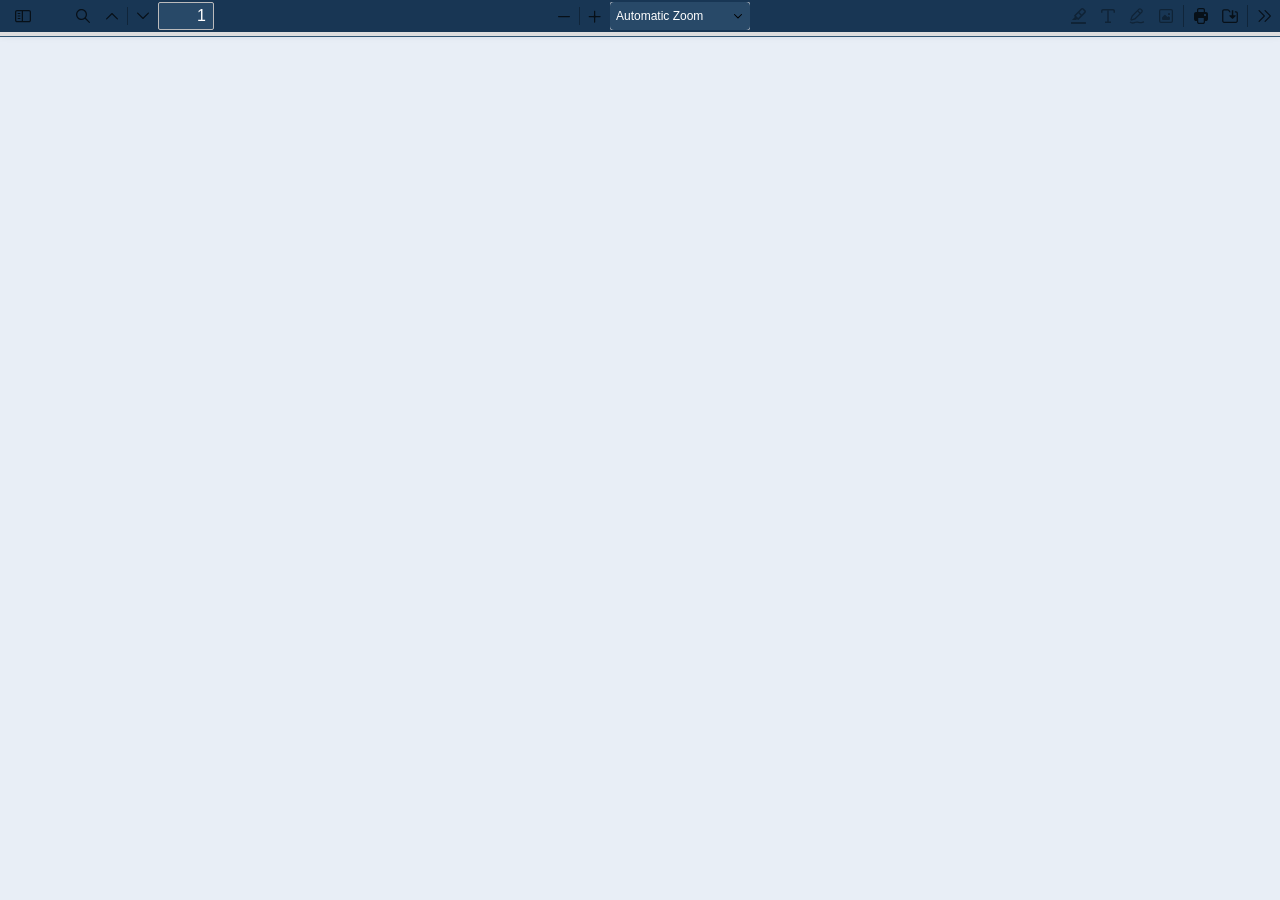
<file: tools/pdfjs/web/viewer.html>
<!doctype html>
<!--
Copyright 2012 Mozilla Foundation

Licensed under the Apache License, Version 2.0 (the "License");
you may not use this file except in compliance with the License.
You may obtain a copy of the License at

    http://www.apache.org/licenses/LICENSE-2.0

Unless required by applicable law or agreed to in writing, software
distributed under the License is distributed on an "AS IS" BASIS,
WITHOUT WARRANTIES OR CONDITIONS OF ANY KIND, either express or implied.
See the License for the specific language governing permissions and
limitations under the License.

Adobe CMap resources are covered by their own copyright but the same license:

    Copyright 1990-2015 Adobe Systems Incorporated.

See https://github.com/adobe-type-tools/cmap-resources
-->
<html dir="ltr" mozdisallowselectionprint>
  <head>
    <meta charset="utf-8" />
    <meta name="viewport" content="width=device-width, initial-scale=1, maximum-scale=1" />
    <meta name="google" content="notranslate" />
    <title>PDF.js viewer</title>

  <meta
      http-equiv="Content-Security-Policy"
      content="default-src 'none'; script-src 'self' 'wasm-unsafe-eval'; worker-src 'self' blob:; style-src 'self'; img-src 'self' blob: data:; media-src blob:; font-src 'self' data:; connect-src * blob: data:; base-uri 'none'; form-action 'none';"
    />

<!-- This snippet is used in production (included from viewer.html) -->
<link rel="resource" type="application/l10n" href="locale/locale.json" />
<script src="../build/pdf.mjs" type="module"></script>

    <link rel="stylesheet" href="viewer.css" />

  <script src="viewer.mjs" type="module"></script>
  <link rel="stylesheet" href="library-theme.css">
</head>

  <body tabindex="0">
    <div id="outerContainer">
      <span id="viewer-alert" class="visuallyHidden" role="alert"></span>

      <div id="mainContainer">
        <div class="toolbar">
          <div id="toolbarContainer">
            <div id="toolbarViewer" class="toolbarHorizontalGroup">
              <div id="toolbarViewerLeft" class="toolbarHorizontalGroup">
                <button
                  id="viewsManagerToggleButton"
                  class="toolbarButton"
                  type="button"
                  tabindex="0"
                  data-l10n-id="pdfjs-toggle-views-manager-button1"
                  aria-expanded="false"
                  aria-haspopup="true"
                  aria-controls="viewsManager"
                >
                  <span data-l10n-id="pdfjs-toggle-views-manager-button1-label"></span>
                </button>
                <div
                  id="viewsManager"
                  class="menuContainer sidebar"
                  hidden="true"
                  role="dialog"
                  aria-describedby="viewsManagerHeaderLabel"
                  data-l10n-id="pdfjs-views-manager-sidebar"
                >
                  <div id="viewsManagerHeader">
                    <div id="viewsManagerTitle">
                      <div id="viewsManagerSelector">
                        <button
                          class="toolbarButton viewsManagerButton hasPopupMenu"
                          type="button"
                          id="viewsManagerSelectorButton"
                          tabindex="0"
                          data-l10n-id="pdfjs-views-manager-view-selector-button"
                          aria-expanded="false"
                          aria-haspopup="listbox"
                          aria-controls="viewsManagerSelectorOptions"
                        >
                          <span data-l10n-id="pdfjs-views-manager-view-selector-button-label"></span>
                        </button>
                        <menu id="viewsManagerSelectorOptions" role="listbox" class="popupMenu withMark">
                          <button id="thumbnailsViewMenu" role="option" type="button" tabindex="-1">
                            <span data-l10n-id="pdfjs-views-manager-pages-option-label"></span>
                          </button>
                          <button id="outlinesViewMenu" role="option" type="button" tabindex="-1">
                            <span data-l10n-id="pdfjs-views-manager-outlines-option-label"></span>
                          </button>
                          <button id="attachmentsViewMenu" role="option" type="button" tabindex="-1">
                            <span data-l10n-id="pdfjs-views-manager-attachments-option-label"></span>
                          </button>
                          <button id="layersViewMenu" role="option" type="button" tabindex="-1">
                            <span data-l10n-id="pdfjs-views-manager-layers-option-label"></span>
                          </button>
                        </menu>
                      </div>
                      <span id="viewsManagerHeaderLabel" class="viewsManagerLabel" role="heading" aria-level="2"></span>
                      <button
                        id="viewsManagerAddFileButton"
                        class="toolbarButton viewsManagerButton"
                        type="button"
                        tabindex="0"
                        data-l10n-id="pdfjs-views-manager-add-file-button"
                        hidden="true"
                      >
                        <span data-l10n-id="pdfjs-views-manager-add-file-button-label"></span>
                        <input id="viewsManagerAddFilePicker" type="file" accept="application/pdf,image/*" multiple />
                      </button>
                      <button
                        id="viewsManagerCurrentOutlineButton"
                        class="toolbarButton viewsManagerButton"
                        type="button"
                        tabindex="0"
                        data-l10n-id="pdfjs-current-outline-item-button"
                        hidden="true"
                      >
                        <span data-l10n-id="pdfjs-current-outline-item-button-label"></span>
                      </button>
                    </div>
                    <div id="viewsManagerStatus">
                      <div id="viewsManagerStatusAction">
                        <span id="viewsManagerStatusActionLabelContainer" class="viewsManagerStatusLabel">
                          <button
                            id="viewsManagerStatusActionDeselectButton"
                            class="hidden"
                            type="button"
                            tabindex="0"
                            role="checkbox"
                            aria-checked="true"
                            aria-labelledby="viewsManagerStatusActionLabel"
                          ></button>
                          <span
                            id="viewsManagerStatusActionLabel"
                            class="viewsManagerStatusLabel"
                            data-l10n-id="pdfjs-views-manager-pages-status-none-action-label"
                          ></span>
                        </span>
                        <div id="actionSelector">
                          <button
                            id="viewsManagerStatusActionButton"
                            class="viewsManagerButton hasPopupMenu"
                            type="button"
                            tabindex="0"
                            aria-haspopup="menu"
                            aria-controls="viewsManagerStatusActionOptions"
                            aria-expanded="false"
                          >
                            <span data-l10n-id="pdfjs-views-manager-pages-status-action-button-label"></span>
                          </button>
                          <menu id="viewsManagerStatusActionOptions" class="popupMenu">
                            <button id="viewsManagerStatusActionCopy" class="noIcon" role="menuitem" type="button" tabindex="-1" disabled>
                              <span data-l10n-id="pdfjs-views-manager-pages-status-copy-button-label"></span>
                            </button>
                            <button id="viewsManagerStatusActionCut" class="noIcon" role="menuitem" type="button" tabindex="-1" disabled>
                              <span data-l10n-id="pdfjs-views-manager-pages-status-cut-button-label"></span>
                            </button>
                            <button id="viewsManagerStatusActionDelete" class="noIcon" role="menuitem" type="button" tabindex="-1" disabled>
                              <span data-l10n-id="pdfjs-views-manager-pages-status-delete-button-label"></span>
                            </button>
                            <button id="viewsManagerStatusActionExport" class="noIcon" role="menuitem" type="button" tabindex="-1" disabled>
                              <span data-l10n-id="pdfjs-views-manager-pages-status-export-selected-button-label"></span>
                            </button>
                          </menu>
                        </div>
                      </div>
                      <div id="viewsManagerStatusUndo" class="hidden">
                        <span id="viewsManagerStatusUndoLabel" class="viewsManagerStatusLabel"></span>
                        <div>
                          <button id="viewsManagerStatusUndoButton" class="viewsManagerButton" type="button" tabindex="0">
                            <span data-l10n-id="pdfjs-views-manager-status-undo-button-label"></span>
                          </button>
                          <button
                            id="viewsManagerStatusUndoCloseButton"
                            class="toolbarButton viewsManagerButton viewsCloseButton"
                            type="button"
                            tabindex="0"
                            data-l10n-id="pdfjs-views-manager-status-close-button"
                          >
                            <span data-l10n-id="pdfjs-views-manager-status-close-button-label"></span>
                          </button>
                        </div>
                      </div>
                      <div id="viewsManagerStatusWarning" class="hidden">
                        <span id="viewsManagerStatusWarningLabel" class="viewsManagerStatusLabel"></span>
                        <button
                          id="viewsManagerStatusWarningCloseButton"
                          class="toolbarButton viewsManagerButton viewsCloseButton"
                          type="button"
                          tabindex="0"
                          data-l10n-id="pdfjs-views-manager-status-close-button"
                        >
                          <span data-l10n-id="pdfjs-views-manager-status-close-button-label"></span>
                        </button>
                      </div>
                      <div id="viewsManagerStatusWaiting" class="hidden">
                        <span id="viewsManagerStatusWaitingLabel" class="viewsManagerStatusLabel"></span>
                        <button
                          id="viewsManagerStatusWaitingCloseButton"
                          class="toolbarButton viewsManagerButton viewsCloseButton"
                          type="button"
                          tabindex="0"
                          data-l10n-id="pdfjs-views-manager-status-close-button"
                        >
                          <span data-l10n-id="pdfjs-views-manager-status-close-button-label"></span>
                        </button>
                      </div>
                    </div>
                  </div>
                  <div id="viewsManagerContent" tabindex="-1">
                    <div id="thumbnailsView" class="thumbnailsView hidden" tabindex="-1"></div>
                    <div id="outlinesView" class="treeView hidden"></div>
                    <div id="attachmentsView" class="hidden"></div>
                    <div id="layersView" class="treeView hidden"></div>
                  </div>
                  <div
                    id="viewsManagerResizer"
                    class="sidebarResizer"
                    role="separator"
                    aria-controls="viewsManager"
                    tabindex="0"
                    data-l10n-id="pdfjs-views-manager-sidebar-resizer"
                  ></div>
                </div>
                <!-- sidebarContainer -->

                <div class="toolbarButtonSpacer"></div>
                <div class="toolbarButtonWithContainer">
                  <button
                    id="viewFindButton"
                    class="toolbarButton"
                    type="button"
                    tabindex="0"
                    data-l10n-id="pdfjs-findbar-button"
                    aria-expanded="false"
                    aria-controls="findbar"
                  >
                    <span data-l10n-id="pdfjs-findbar-button-label"></span>
                  </button>
                  <div class="hidden doorHanger toolbarHorizontalGroup" id="findbar">
                    <div id="findInputContainer" class="toolbarHorizontalGroup">
                      <span class="loadingInput end toolbarHorizontalGroup">
                        <input id="findInput" class="toolbarField" tabindex="0" data-l10n-id="pdfjs-find-input" aria-invalid="false" />
                      </span>
                      <div class="toolbarHorizontalGroup">
                        <button id="findPreviousButton" class="toolbarButton" type="button" tabindex="0" data-l10n-id="pdfjs-find-previous-button">
                          <span data-l10n-id="pdfjs-find-previous-button-label"></span>
                        </button>
                        <div class="splitToolbarButtonSeparator"></div>
                        <button id="findNextButton" class="toolbarButton" type="button" tabindex="0" data-l10n-id="pdfjs-find-next-button">
                          <span data-l10n-id="pdfjs-find-next-button-label"></span>
                        </button>
                      </div>
                    </div>

                    <div id="findbarOptionsOneContainer" class="toolbarHorizontalGroup">
                      <div class="toggleButton toolbarLabel">
                        <input type="checkbox" id="findHighlightAll" tabindex="0" />
                        <label for="findHighlightAll" data-l10n-id="pdfjs-find-highlight-checkbox"></label>
                      </div>
                      <div class="toggleButton toolbarLabel">
                        <input type="checkbox" id="findMatchCase" tabindex="0" />
                        <label for="findMatchCase" data-l10n-id="pdfjs-find-match-case-checkbox-label"></label>
                      </div>
                    </div>
                    <div id="findbarOptionsTwoContainer" class="toolbarHorizontalGroup">
                      <div class="toggleButton toolbarLabel">
                        <input type="checkbox" id="findMatchDiacritics" tabindex="0" />
                        <label for="findMatchDiacritics" data-l10n-id="pdfjs-find-match-diacritics-checkbox-label"></label>
                      </div>
                      <div class="toggleButton toolbarLabel">
                        <input type="checkbox" id="findEntireWord" tabindex="0" />
                        <label for="findEntireWord" data-l10n-id="pdfjs-find-entire-word-checkbox-label"></label>
                      </div>
                    </div>

                    <div id="findbarMessageContainer" class="toolbarHorizontalGroup" aria-live="polite">
                      <span id="findResultsCount" class="toolbarLabel"></span>
                      <span id="findMsg" class="toolbarLabel"></span>
                    </div>
                  </div>
                  <!-- findbar -->
                </div>
                <div class="toolbarHorizontalGroup hiddenSmallView">
                  <button class="toolbarButton" type="button" id="previous" tabindex="0" data-l10n-id="pdfjs-previous-button">
                    <span data-l10n-id="pdfjs-previous-button-label"></span>
                  </button>
                  <div class="splitToolbarButtonSeparator"></div>
                  <button class="toolbarButton" type="button" id="next" tabindex="0" data-l10n-id="pdfjs-next-button">
                    <span data-l10n-id="pdfjs-next-button-label"></span>
                  </button>
                </div>
                <div class="toolbarHorizontalGroup">
                  <span class="loadingInput start toolbarHorizontalGroup">
                    <input
                      type="number"
                      id="pageNumber"
                      class="toolbarField"
                      value="1"
                      min="1"
                      tabindex="0"
                      data-l10n-id="pdfjs-page-input"
                      autocomplete="off"
                    />
                  </span>
                  <span id="numPages" class="toolbarLabel"></span>
                </div>
              </div>
              <div id="toolbarViewerMiddle" class="toolbarHorizontalGroup">
                <div class="toolbarHorizontalGroup">
                  <button id="zoomOutButton" class="toolbarButton" type="button" tabindex="0" data-l10n-id="pdfjs-zoom-out-button">
                    <span data-l10n-id="pdfjs-zoom-out-button-label"></span>
                  </button>
                  <div class="splitToolbarButtonSeparator"></div>
                  <button id="zoomInButton" class="toolbarButton" type="button" tabindex="0" data-l10n-id="pdfjs-zoom-in-button">
                    <span data-l10n-id="pdfjs-zoom-in-button-label"></span>
                  </button>
                </div>
                <span id="scaleSelectContainer" class="dropdownToolbarButton">
                  <select id="scaleSelect" tabindex="0" data-l10n-id="pdfjs-zoom-select">
                    <option id="pageAutoOption" value="auto" selected="selected" data-l10n-id="pdfjs-page-scale-auto"></option>
                    <option id="pageActualOption" value="page-actual" data-l10n-id="pdfjs-page-scale-actual"></option>
                    <option id="pageFitOption" value="page-fit" data-l10n-id="pdfjs-page-scale-fit"></option>
                    <option id="pageWidthOption" value="page-width" data-l10n-id="pdfjs-page-scale-width"></option>
                    <option
                      id="customScaleOption"
                      value="custom"
                      disabled="disabled"
                      hidden="true"
                      data-l10n-id="pdfjs-page-scale-percent"
                      data-l10n-args='{ "scale": 0 }'
                    ></option>
                    <option value="0.5" data-l10n-id="pdfjs-page-scale-percent" data-l10n-args='{ "scale": 50 }'></option>
                    <option value="0.75" data-l10n-id="pdfjs-page-scale-percent" data-l10n-args='{ "scale": 75 }'></option>
                    <option value="1" data-l10n-id="pdfjs-page-scale-percent" data-l10n-args='{ "scale": 100 }'></option>
                    <option value="1.25" data-l10n-id="pdfjs-page-scale-percent" data-l10n-args='{ "scale": 125 }'></option>
                    <option value="1.5" data-l10n-id="pdfjs-page-scale-percent" data-l10n-args='{ "scale": 150 }'></option>
                    <option value="2" data-l10n-id="pdfjs-page-scale-percent" data-l10n-args='{ "scale": 200 }'></option>
                    <option value="3" data-l10n-id="pdfjs-page-scale-percent" data-l10n-args='{ "scale": 300 }'></option>
                    <option value="4" data-l10n-id="pdfjs-page-scale-percent" data-l10n-args='{ "scale": 400 }'></option>
                  </select>
                </span>
              </div>
              <div id="toolbarViewerRight" class="toolbarHorizontalGroup">
                <div id="editorModeButtons" class="toolbarHorizontalGroup">
                  <div id="signatureProperties" class="toolbarButtonWithContainer" hidden="true">
                    <button
                      id="signaturePropertiesButton"
                      class="toolbarButton"
                      type="button"
                      tabindex="0"
                      aria-expanded="false"
                      aria-haspopup="true"
                      aria-controls="signaturePropertiesPanel"
                      data-l10n-id="pdfjs-digital-signature-properties-button"
                    >
                      <span data-l10n-id="pdfjs-digital-signature-properties-button-label"></span>
                    </button>
                    <div class="editorParamsToolbar hidden doorHangerRight" id="signaturePropertiesPanel" role="region">
                      <div id="signaturePropertiesContainer" class="signaturePropertiesContainer">
                        <div id="signaturePropertiesBanner" class="sigBanner" hidden="true" role="status"></div>
                        <ul id="signaturePropertiesList" class="signaturePropertiesList" tabindex="-1"></ul>
                      </div>
                    </div>
                  </div>
                  <div id="signaturePropertiesSeparator" class="verticalToolbarSeparator" hidden="true"></div>
                  <div id="editorComment" class="toolbarButtonWithContainer" hidden="true">
                    <button
                      id="editorCommentButton"
                      class="toolbarButton"
                      type="button"
                      tabindex="0"
                      disabled="disabled"
                      aria-expanded="false"
                      aria-haspopup="true"
                      aria-controls="editorCommentParamsToolbar"
                      data-l10n-id="pdfjs-editor-comment-button"
                    >
                      <span data-l10n-id="pdfjs-editor-comment-button-label"></span>
                    </button>
                    <div class="editorParamsToolbar hidden menu" id="editorCommentParamsToolbar">
                      <div id="editorCommentsSidebar" class="menuContainer comment sidebar" role="landmark" aria-labelledby="editorCommentsSidebarHeader">
                        <div id="editorCommentsSidebarResizer" class="sidebarResizer" role="separator" aria-controls="editorCommentsSidebar" tabindex="0"></div>
                        <div id="editorCommentsSidebarHeader" role="heading" aria-level="2">
                          <span class="commentCount">
                            <span id="editorCommentsSidebarTitle" data-l10n-id="pdfjs-editor-comments-sidebar-title" data-l10n-args='{ "count": 0 }'></span>
                            <span id="editorCommentsSidebarCount"></span>
                          </span>
                          <button id="editorCommentsSidebarCloseButton" type="button" tabindex="0" data-l10n-id="pdfjs-editor-comments-sidebar-close-button">
                            <span data-l10n-id="pdfjs-editor-comments-sidebar-close-button-label"></span>
                          </button>
                        </div>
                        <div id="editorCommentsSidebarListContainer" tabindex="-1">
                          <ul id="editorCommentsSidebarList"></ul>
                        </div>
                      </div>
                    </div>
                  </div>
                  <div id="editorSignature" class="toolbarButtonWithContainer" hidden="true">
                    <button
                      id="editorSignatureButton"
                      class="toolbarButton"
                      type="button"
                      tabindex="0"
                      disabled="disabled"
                      aria-expanded="false"
                      aria-haspopup="true"
                      aria-controls="editorSignatureParamsToolbar"
                      data-l10n-id="pdfjs-editor-signature-button"
                    >
                      <span data-l10n-id="pdfjs-editor-signature-button-label"></span>
                    </button>
                    <div class="editorParamsToolbar hidden doorHangerRight menu" id="editorSignatureParamsToolbar">
                      <div id="addSignatureDoorHanger" class="menuContainer" role="region" data-l10n-id="pdfjs-editor-add-signature-container">
                        <button
                          id="editorSignatureAddSignature"
                          class="toolbarButton labeled"
                          type="button"
                          tabindex="0"
                          data-l10n-id="pdfjs-editor-signature-add-signature-button"
                        >
                          <span data-l10n-id="pdfjs-editor-signature-add-signature-button-label" class="editorParamsLabel"></span>
                        </button>
                      </div>
                    </div>
                  </div>
                  <div id="editorHighlight" class="toolbarButtonWithContainer">
                    <button
                      id="editorHighlightButton"
                      class="toolbarButton"
                      type="button"
                      disabled="disabled"
                      aria-expanded="false"
                      aria-haspopup="true"
                      aria-controls="editorHighlightParamsToolbar"
                      tabindex="0"
                      data-l10n-id="pdfjs-editor-highlight-button"
                    >
                      <span data-l10n-id="pdfjs-editor-highlight-button-label"></span>
                    </button>
                    <div class="editorParamsToolbar hidden doorHangerRight" id="editorHighlightParamsToolbar">
                      <div id="highlightParamsToolbarContainer" class="editorParamsToolbarContainer">
                        <div id="editorHighlightColorPicker" class="colorPicker">
                          <span id="highlightColorPickerLabel" class="editorParamsLabel" data-l10n-id="pdfjs-editor-highlight-colorpicker-label"></span>
                        </div>
                        <div id="editorHighlightThickness">
                          <label
                            for="editorFreeHighlightThickness"
                            class="editorParamsLabel"
                            data-l10n-id="pdfjs-editor-free-highlight-thickness-input"
                          ></label>
                          <div class="thicknessPicker">
                            <input
                              type="range"
                              id="editorFreeHighlightThickness"
                              class="editorParamsSlider"
                              data-l10n-id="pdfjs-editor-free-highlight-thickness-title"
                              value="12"
                              min="8"
                              max="24"
                              step="1"
                              tabindex="0"
                            />
                          </div>
                        </div>
                        <div id="editorHighlightVisibility">
                          <div class="divider"></div>
                          <div class="toggler">
                            <label for="editorHighlightShowAll" class="editorParamsLabel" data-l10n-id="pdfjs-editor-highlight-show-all-button-label"></label>
                            <button
                              id="editorHighlightShowAll"
                              class="toggle-button"
                              type="button"
                              data-l10n-id="pdfjs-editor-highlight-show-all-button"
                              aria-pressed="true"
                              tabindex="0"
                            ></button>
                          </div>
                        </div>
                      </div>
                    </div>
                  </div>
                  <div id="editorFreeText" class="toolbarButtonWithContainer">
                    <button
                      id="editorFreeTextButton"
                      class="toolbarButton"
                      type="button"
                      disabled="disabled"
                      aria-expanded="false"
                      aria-haspopup="true"
                      aria-controls="editorFreeTextParamsToolbar"
                      tabindex="0"
                      data-l10n-id="pdfjs-editor-free-text-button"
                    >
                      <span data-l10n-id="pdfjs-editor-free-text-button-label"></span>
                    </button>
                    <div class="editorParamsToolbar hidden doorHangerRight" id="editorFreeTextParamsToolbar">
                      <div class="editorParamsToolbarContainer">
                        <div class="editorParamsSetter">
                          <label for="editorFreeTextColor" class="editorParamsLabel" data-l10n-id="pdfjs-editor-free-text-color-input"></label>
                          <input type="color" id="editorFreeTextColor" class="editorParamsColor" tabindex="0" />
                        </div>
                        <div class="editorParamsSetter">
                          <label for="editorFreeTextFontSize" class="editorParamsLabel" data-l10n-id="pdfjs-editor-free-text-size-input"></label>
                          <input type="range" id="editorFreeTextFontSize" class="editorParamsSlider" value="10" min="5" max="100" step="1" tabindex="0" />
                        </div>
                      </div>
                    </div>
                  </div>
                  <div id="editorInk" class="toolbarButtonWithContainer">
                    <button
                      id="editorInkButton"
                      class="toolbarButton"
                      type="button"
                      disabled="disabled"
                      aria-expanded="false"
                      aria-haspopup="true"
                      aria-controls="editorInkParamsToolbar"
                      tabindex="0"
                      data-l10n-id="pdfjs-editor-ink-button"
                    >
                      <span data-l10n-id="pdfjs-editor-ink-button-label"></span>
                    </button>
                    <div class="editorParamsToolbar hidden doorHangerRight" id="editorInkParamsToolbar">
                      <div class="editorParamsToolbarContainer">
                        <div class="editorParamsSetter">
                          <label for="editorInkColor" class="editorParamsLabel" data-l10n-id="pdfjs-editor-ink-color-input"></label>
                          <input type="color" id="editorInkColor" class="editorParamsColor" tabindex="0" />
                        </div>
                        <div class="editorParamsSetter">
                          <label for="editorInkThickness" class="editorParamsLabel" data-l10n-id="pdfjs-editor-ink-thickness-input"></label>
                          <input type="range" id="editorInkThickness" class="editorParamsSlider" value="1" min="1" max="20" step="1" tabindex="0" />
                        </div>
                        <div class="editorParamsSetter">
                          <label for="editorInkOpacity" class="editorParamsLabel" data-l10n-id="pdfjs-editor-ink-opacity-input"></label>
                          <input type="range" id="editorInkOpacity" class="editorParamsSlider" value="1" min="0.05" max="1" step="0.05" tabindex="0" />
                        </div>
                      </div>
                    </div>
                  </div>
                  <div id="editorStamp" class="toolbarButtonWithContainer">
                    <button
                      id="editorStampButton"
                      class="toolbarButton"
                      type="button"
                      disabled="disabled"
                      aria-expanded="false"
                      aria-haspopup="true"
                      aria-controls="editorStampParamsToolbar"
                      tabindex="0"
                      data-l10n-id="pdfjs-editor-stamp-button"
                    >
                      <span data-l10n-id="pdfjs-editor-stamp-button-label"></span>
                    </button>
                    <div class="editorParamsToolbar hidden doorHangerRight menu" id="editorStampParamsToolbar">
                      <div class="menuContainer">
                        <button
                          id="editorStampAddImage"
                          class="toolbarButton labeled"
                          type="button"
                          tabindex="0"
                          data-l10n-id="pdfjs-editor-stamp-add-image-button"
                        >
                          <span class="editorParamsLabel" data-l10n-id="pdfjs-editor-stamp-add-image-button-label"></span>
                        </button>
                      </div>
                    </div>
                  </div>
                </div>

                <div id="editorModeSeparator" class="verticalToolbarSeparator"></div>

                <div class="toolbarHorizontalGroup hiddenMediumView">
                  <button id="printButton" class="toolbarButton" type="button" tabindex="0" data-l10n-id="pdfjs-print-button">
                    <span data-l10n-id="pdfjs-print-button-label"></span>
                  </button>

                  <button id="downloadButton" class="toolbarButton" type="button" tabindex="0" data-l10n-id="pdfjs-save-button">
                    <span data-l10n-id="pdfjs-save-button-label"></span>
                  </button>
                </div>

                <div class="verticalToolbarSeparator hiddenMediumView"></div>

                <div id="secondaryToolbarToggle" class="toolbarButtonWithContainer">
                  <button
                    id="secondaryToolbarToggleButton"
                    class="toolbarButton"
                    type="button"
                    tabindex="0"
                    data-l10n-id="pdfjs-tools-button"
                    aria-expanded="false"
                    aria-haspopup="true"
                    aria-controls="secondaryToolbar"
                  >
                    <span data-l10n-id="pdfjs-tools-button-label"></span>
                  </button>
                  <div id="secondaryToolbar" class="hidden doorHangerRight menu">
                    <div id="secondaryToolbarButtonContainer" class="menuContainer">
                      <button id="secondaryOpenFile" class="toolbarButton labeled" type="button" tabindex="0" data-l10n-id="pdfjs-open-file-button">
                        <span data-l10n-id="pdfjs-open-file-button-label"></span>
                      </button>

                      <div class="visibleMediumView">
                        <button id="secondaryPrint" class="toolbarButton labeled" type="button" tabindex="0" data-l10n-id="pdfjs-print-button">
                          <span data-l10n-id="pdfjs-print-button-label"></span>
                        </button>

                        <button id="secondaryDownload" class="toolbarButton labeled" type="button" tabindex="0" data-l10n-id="pdfjs-save-button">
                          <span data-l10n-id="pdfjs-save-button-label"></span>
                        </button>

                      </div>

                      <div class="horizontalToolbarSeparator"></div>

                      <button id="presentationMode" class="toolbarButton labeled" type="button" tabindex="0" data-l10n-id="pdfjs-presentation-mode-button">
                        <span data-l10n-id="pdfjs-presentation-mode-button-label"></span>
                      </button>

                      <a href="#" id="viewBookmark" class="toolbarButton labeled" tabindex="0" data-l10n-id="pdfjs-bookmark-button">
                        <span data-l10n-id="pdfjs-bookmark-button-label"></span>
                      </a>

                      <div id="viewBookmarkSeparator" class="horizontalToolbarSeparator"></div>

                      <button id="firstPage" class="toolbarButton labeled" type="button" tabindex="0" data-l10n-id="pdfjs-first-page-button">
                        <span data-l10n-id="pdfjs-first-page-button-label"></span>
                      </button>
                      <button id="lastPage" class="toolbarButton labeled" type="button" tabindex="0" data-l10n-id="pdfjs-last-page-button">
                        <span data-l10n-id="pdfjs-last-page-button-label"></span>
                      </button>

                      <div class="horizontalToolbarSeparator"></div>

                      <button id="pageRotateCw" class="toolbarButton labeled" type="button" tabindex="0" data-l10n-id="pdfjs-page-rotate-cw-button">
                        <span data-l10n-id="pdfjs-page-rotate-cw-button-label"></span>
                      </button>
                      <button id="pageRotateCcw" class="toolbarButton labeled" type="button" tabindex="0" data-l10n-id="pdfjs-page-rotate-ccw-button">
                        <span data-l10n-id="pdfjs-page-rotate-ccw-button-label"></span>
                      </button>

                      <div class="horizontalToolbarSeparator"></div>

                      <div id="cursorToolButtons" role="radiogroup">
                        <button
                          id="cursorSelectTool"
                          class="toolbarButton labeled toggled"
                          type="button"
                          tabindex="0"
                          data-l10n-id="pdfjs-cursor-text-select-tool-button"
                          role="radio"
                          aria-checked="true"
                        >
                          <span data-l10n-id="pdfjs-cursor-text-select-tool-button-label"></span>
                        </button>
                        <button
                          id="cursorHandTool"
                          class="toolbarButton labeled"
                          type="button"
                          tabindex="0"
                          data-l10n-id="pdfjs-cursor-hand-tool-button"
                          role="radio"
                          aria-checked="false"
                        >
                          <span data-l10n-id="pdfjs-cursor-hand-tool-button-label"></span>
                        </button>
                      </div>

                      <div class="horizontalToolbarSeparator"></div>

                      <div id="scrollModeButtons" role="radiogroup">
                        <button
                          id="scrollPage"
                          class="toolbarButton labeled"
                          type="button"
                          tabindex="0"
                          data-l10n-id="pdfjs-scroll-page-button"
                          role="radio"
                          aria-checked="false"
                        >
                          <span data-l10n-id="pdfjs-scroll-page-button-label"></span>
                        </button>
                        <button
                          id="scrollVertical"
                          class="toolbarButton labeled toggled"
                          type="button"
                          tabindex="0"
                          data-l10n-id="pdfjs-scroll-vertical-button"
                          role="radio"
                          aria-checked="true"
                        >
                          <span data-l10n-id="pdfjs-scroll-vertical-button-label"></span>
                        </button>
                        <button
                          id="scrollHorizontal"
                          class="toolbarButton labeled"
                          type="button"
                          tabindex="0"
                          data-l10n-id="pdfjs-scroll-horizontal-button"
                          role="radio"
                          aria-checked="false"
                        >
                          <span data-l10n-id="pdfjs-scroll-horizontal-button-label"></span>
                        </button>
                        <button
                          id="scrollWrapped"
                          class="toolbarButton labeled"
                          type="button"
                          tabindex="0"
                          data-l10n-id="pdfjs-scroll-wrapped-button"
                          role="radio"
                          aria-checked="false"
                        >
                          <span data-l10n-id="pdfjs-scroll-wrapped-button-label"></span>
                        </button>
                      </div>

                      <div class="horizontalToolbarSeparator"></div>

                      <div id="spreadModeButtons" role="radiogroup">
                        <button
                          id="spreadNone"
                          class="toolbarButton labeled toggled"
                          type="button"
                          tabindex="0"
                          data-l10n-id="pdfjs-spread-none-button"
                          role="radio"
                          aria-checked="true"
                        >
                          <span data-l10n-id="pdfjs-spread-none-button-label"></span>
                        </button>
                        <button
                          id="spreadOdd"
                          class="toolbarButton labeled"
                          type="button"
                          tabindex="0"
                          data-l10n-id="pdfjs-spread-odd-button"
                          role="radio"
                          aria-checked="false"
                        >
                          <span data-l10n-id="pdfjs-spread-odd-button-label"></span>
                        </button>
                        <button
                          id="spreadEven"
                          class="toolbarButton labeled"
                          type="button"
                          tabindex="0"
                          data-l10n-id="pdfjs-spread-even-button"
                          role="radio"
                          aria-checked="false"
                        >
                          <span data-l10n-id="pdfjs-spread-even-button-label"></span>
                        </button>
                      </div>

                      <div id="imageAltTextSettingsSeparator" class="horizontalToolbarSeparator hidden"></div>
                      <button
                        id="imageAltTextSettings"
                        type="button"
                        class="toolbarButton labeled hidden"
                        tabindex="0"
                        data-l10n-id="pdfjs-image-alt-text-settings-button"
                        aria-controls="altTextSettingsDialog"
                      >
                        <span data-l10n-id="pdfjs-image-alt-text-settings-button-label"></span>
                      </button>

                      <div class="horizontalToolbarSeparator"></div>

                      <button
                        id="documentProperties"
                        class="toolbarButton labeled"
                        type="button"
                        tabindex="0"
                        data-l10n-id="pdfjs-document-properties-button"
                        aria-controls="documentPropertiesDialog"
                      >
                        <span data-l10n-id="pdfjs-document-properties-button-label"></span>
                      </button>
                    </div>
                  </div>
                  <!-- secondaryToolbar -->
                </div>
              </div>
            </div>
            <div id="loadingBar">
              <div class="progress">
                <div class="glimmer"></div>
              </div>
            </div>
          </div>
        </div>

        <div id="viewerContainer" tabindex="0">
          <div id="viewer" class="pdfViewer"></div>
        </div>
      </div>
      <!-- mainContainer -->

      <div id="dialogContainer">
        <dialog id="passwordDialog">
          <div class="row">
            <label for="password" id="passwordText" data-l10n-id="pdfjs-password-label"></label>
          </div>
          <div class="row">
            <input type="password" id="password" class="toolbarField" />
          </div>
          <div class="buttonRow">
            <button id="passwordCancel" class="secondaryButton" type="button"><span data-l10n-id="pdfjs-password-cancel-button"></span></button>
            <button id="passwordSubmit" class="primaryButton" type="button"><span data-l10n-id="pdfjs-password-ok-button"></span></button>
          </div>
        </dialog>
        <dialog id="documentPropertiesDialog">
          <div class="row">
            <span id="fileNameLabel" data-l10n-id="pdfjs-document-properties-file-name"></span>
            <p id="fileNameField" aria-labelledby="fileNameLabel">-</p>
          </div>
          <div class="row">
            <span id="fileSizeLabel" data-l10n-id="pdfjs-document-properties-file-size"></span>
            <p id="fileSizeField" aria-labelledby="fileSizeLabel">-</p>
          </div>
          <div class="separator"></div>
          <div class="row">
            <span id="titleLabel" data-l10n-id="pdfjs-document-properties-title"></span>
            <p id="titleField" aria-labelledby="titleLabel">-</p>
          </div>
          <div class="row">
            <span id="authorLabel" data-l10n-id="pdfjs-document-properties-author"></span>
            <p id="authorField" aria-labelledby="authorLabel">-</p>
          </div>
          <div class="row">
            <span id="subjectLabel" data-l10n-id="pdfjs-document-properties-subject"></span>
            <p id="subjectField" aria-labelledby="subjectLabel">-</p>
          </div>
          <div class="row">
            <span id="keywordsLabel" data-l10n-id="pdfjs-document-properties-keywords"></span>
            <p id="keywordsField" aria-labelledby="keywordsLabel">-</p>
          </div>
          <div class="row">
            <span id="creationDateLabel" data-l10n-id="pdfjs-document-properties-creation-date"></span>
            <p id="creationDateField" aria-labelledby="creationDateLabel">-</p>
          </div>
          <div class="row">
            <span id="modificationDateLabel" data-l10n-id="pdfjs-document-properties-modification-date"></span>
            <p id="modificationDateField" aria-labelledby="modificationDateLabel">-</p>
          </div>
          <div class="row">
            <span id="creatorLabel" data-l10n-id="pdfjs-document-properties-creator"></span>
            <p id="creatorField" aria-labelledby="creatorLabel">-</p>
          </div>
          <div class="separator"></div>
          <div class="row">
            <span id="producerLabel" data-l10n-id="pdfjs-document-properties-producer"></span>
            <p id="producerField" aria-labelledby="producerLabel">-</p>
          </div>
          <div class="row">
            <span id="versionLabel" data-l10n-id="pdfjs-document-properties-version"></span>
            <p id="versionField" aria-labelledby="versionLabel">-</p>
          </div>
          <div class="row">
            <span id="pageCountLabel" data-l10n-id="pdfjs-document-properties-page-count"></span>
            <p id="pageCountField" aria-labelledby="pageCountLabel">-</p>
          </div>
          <div class="row">
            <span id="pageSizeLabel" data-l10n-id="pdfjs-document-properties-page-size"></span>
            <p id="pageSizeField" aria-labelledby="pageSizeLabel">-</p>
          </div>
          <div class="separator"></div>
          <div class="row">
            <span id="linearizedLabel" data-l10n-id="pdfjs-document-properties-linearized"></span>
            <p id="linearizedField" aria-labelledby="linearizedLabel">-</p>
          </div>
          <div class="buttonRow">
            <button id="documentPropertiesClose" class="secondaryButton" type="button">
              <span data-l10n-id="pdfjs-document-properties-close-button"></span>
            </button>
          </div>
        </dialog>
        <dialog class="dialog altText" id="altTextDialog" aria-labelledby="dialogLabel" aria-describedby="dialogDescription">
          <div id="altTextContainer" class="mainContainer">
            <div id="overallDescription">
              <span id="dialogLabel" data-l10n-id="pdfjs-editor-alt-text-dialog-label" class="title"></span>
              <span id="dialogDescription" data-l10n-id="pdfjs-editor-alt-text-dialog-description"></span>
            </div>
            <div id="addDescription">
              <div class="radio">
                <div class="radioButton">
                  <input type="radio" id="descriptionButton" name="altTextOption" tabindex="0" aria-describedby="descriptionAreaLabel" checked />
                  <label for="descriptionButton" data-l10n-id="pdfjs-editor-alt-text-add-description-label"></label>
                </div>
                <div class="radioLabel">
                  <span id="descriptionAreaLabel" data-l10n-id="pdfjs-editor-alt-text-add-description-description"></span>
                </div>
              </div>
              <div class="descriptionArea">
                <textarea id="descriptionTextarea" aria-labelledby="descriptionAreaLabel" data-l10n-id="pdfjs-editor-alt-text-textarea" tabindex="0"></textarea>
              </div>
            </div>
            <div id="markAsDecorative">
              <div class="radio">
                <div class="radioButton">
                  <input type="radio" id="decorativeButton" name="altTextOption" aria-describedby="decorativeLabel" />
                  <label for="decorativeButton" data-l10n-id="pdfjs-editor-alt-text-mark-decorative-label"></label>
                </div>
                <div class="radioLabel">
                  <span id="decorativeLabel" data-l10n-id="pdfjs-editor-alt-text-mark-decorative-description"></span>
                </div>
              </div>
            </div>
            <div id="buttons">
              <button id="altTextCancel" class="secondaryButton" type="button" tabindex="0">
                <span data-l10n-id="pdfjs-editor-alt-text-cancel-button"></span>
              </button>
              <button id="altTextSave" class="primaryButton" type="button" tabindex="0"><span data-l10n-id="pdfjs-editor-alt-text-save-button"></span></button>
            </div>
          </div>
        </dialog>
        <dialog class="dialog newAltText" id="newAltTextDialog" aria-labelledby="newAltTextTitle" aria-describedby="newAltTextDescription" tabindex="0">
          <div id="newAltTextContainer" class="mainContainer">
            <div class="title">
              <span id="newAltTextTitle" data-l10n-id="pdfjs-editor-new-alt-text-dialog-edit-label" role="sectionhead" tabindex="0"></span>
            </div>
            <div id="mainContent">
              <div id="descriptionAndSettings">
                <div id="descriptionInstruction">
                  <div id="newAltTextDescriptionContainer">
                    <div class="altTextSpinner" role="status" aria-live="polite"></div>
                    <textarea
                      id="newAltTextDescriptionTextarea"
                      aria-labelledby="descriptionAreaLabel"
                      data-l10n-id="pdfjs-editor-new-alt-text-textarea"
                      tabindex="0"
                    ></textarea>
                  </div>
                  <span id="newAltTextDescription" role="note" data-l10n-id="pdfjs-editor-new-alt-text-description"></span>
                  <div id="newAltTextDisclaimer" role="note">
                    <div>
                      <span data-l10n-id="pdfjs-editor-new-alt-text-disclaimer1"></span>
                      <a
                        href="https://support.mozilla.org/en-US/kb/pdf-alt-text"
                        target="_blank"
                        rel="noopener noreferrer"
                        id="newAltTextLearnMore"
                        data-l10n-id="pdfjs-editor-new-alt-text-disclaimer-learn-more-url"
                        tabindex="0"
                      ></a>
                    </div>
                  </div>
                </div>
                <div id="newAltTextCreateAutomatically" class="toggler">
                  <button id="newAltTextCreateAutomaticallyButton" class="toggle-button" type="button" aria-pressed="true" tabindex="0"></button>
                  <label
                    for="newAltTextCreateAutomaticallyButton"
                    class="togglerLabel"
                    data-l10n-id="pdfjs-editor-new-alt-text-create-automatically-button-label"
                  ></label>
                </div>
                <div id="newAltTextDownloadModel" class="hidden">
                  <span
                    id="newAltTextDownloadModelDescription"
                    data-l10n-id="pdfjs-editor-new-alt-text-ai-model-downloading-progress"
                    aria-valuemin="0"
                    data-l10n-args='{ "totalSize": 0, "downloadedSize": 0 }'
                  ></span>
                </div>
              </div>
              <div id="newAltTextImagePreview"></div>
            </div>
            <div id="newAltTextError" class="messageBar">
              <div>
                <div>
                  <span class="title" data-l10n-id="pdfjs-editor-new-alt-text-error-title"></span>
                  <span class="description" data-l10n-id="pdfjs-editor-new-alt-text-error-description"></span>
                </div>
                <button id="newAltTextCloseButton" class="closeButton" type="button" tabindex="0">
                  <span data-l10n-id="pdfjs-editor-new-alt-text-error-close-button"></span>
                </button>
              </div>
            </div>
            <div id="newAltTextButtons" class="dialogButtonsGroup">
              <button id="newAltTextCancel" type="button" class="secondaryButton hidden" tabindex="0">
                <span data-l10n-id="pdfjs-editor-alt-text-cancel-button"></span>
              </button>
              <button id="newAltTextNotNow" type="button" class="secondaryButton" tabindex="0">
                <span data-l10n-id="pdfjs-editor-new-alt-text-not-now-button"></span>
              </button>
              <button id="newAltTextSave" type="button" class="primaryButton" tabindex="0">
                <span data-l10n-id="pdfjs-editor-alt-text-save-button"></span>
              </button>
            </div>
          </div>
        </dialog>

        <dialog class="dialog" id="altTextSettingsDialog" aria-labelledby="altTextSettingsTitle">
          <div id="altTextSettingsContainer" class="mainContainer">
            <div class="title">
              <span id="altTextSettingsTitle" data-l10n-id="pdfjs-editor-alt-text-settings-dialog-label" role="sectionhead" tabindex="0" class="title"></span>
            </div>
            <div id="automaticAltText">
              <span data-l10n-id="pdfjs-editor-alt-text-settings-automatic-title"></span>
              <div id="automaticSettings">
                <div id="createModelSetting">
                  <div class="toggler">
                    <button id="createModelButton" type="button" class="toggle-button" aria-pressed="true" tabindex="0"></button>
                    <label for="createModelButton" class="togglerLabel" data-l10n-id="pdfjs-editor-alt-text-settings-create-model-button-label"></label>
                  </div>
                  <div id="createModelDescription" class="description">
                    <span data-l10n-id="pdfjs-editor-alt-text-settings-create-model-description"></span>
                    <a
                      href="https://support.mozilla.org/en-US/kb/pdf-alt-text"
                      target="_blank"
                      rel="noopener noreferrer"
                      id="altTextSettingsLearnMore"
                      data-l10n-id="pdfjs-editor-new-alt-text-disclaimer-learn-more-url"
                      tabindex="0"
                    ></a>
                  </div>
                </div>
              </div>
            </div>
            <div class="dialogSeparator"></div>
            <div id="altTextEditor">
              <span data-l10n-id="pdfjs-editor-alt-text-settings-editor-title"></span>
              <div id="showAltTextEditor">
                <div class="toggler">
                  <button id="showAltTextDialogButton" type="button" class="toggle-button" aria-pressed="true" tabindex="0"></button>
                  <label for="showAltTextDialogButton" class="togglerLabel" data-l10n-id="pdfjs-editor-alt-text-settings-show-dialog-button-label"></label>
                </div>
                <div id="showAltTextDialogDescription" class="description">
                  <span data-l10n-id="pdfjs-editor-alt-text-settings-show-dialog-description"></span>
                </div>
              </div>
            </div>
            <div id="buttons" class="dialogButtonsGroup">
              <button id="altTextSettingsCloseButton" type="button" class="primaryButton" tabindex="0">
                <span data-l10n-id="pdfjs-editor-alt-text-settings-close-button"></span>
              </button>
            </div>
          </div>
        </dialog>

        <dialog class="dialog signatureDialog" id="addSignatureDialog" aria-labelledby="addSignatureDialogLabel">
          <span id="addSignatureDialogLabel" data-l10n-id="pdfjs-editor-add-signature-dialog-label"></span>
          <div id="addSignatureContainer" class="mainContainer">
            <div class="title">
              <span role="sectionhead" data-l10n-id="pdfjs-editor-add-signature-dialog-title" tabindex="0"></span>
            </div>
            <div role="tablist" id="addSignatureOptions">
              <button
                id="addSignatureTypeButton"
                type="button"
                role="tab"
                aria-selected="true"
                aria-controls="addSignatureTypeContainer"
                data-l10n-id="pdfjs-editor-add-signature-type-button"
                tabindex="0"
              ></button>
              <button
                id="addSignatureDrawButton"
                type="button"
                role="tab"
                aria-selected="false"
                aria-controls="addSignatureDrawContainer"
                data-l10n-id="pdfjs-editor-add-signature-draw-button"
                tabindex="0"
              ></button>
              <button
                id="addSignatureImageButton"
                type="button"
                role="tab"
                aria-selected="false"
                aria-controls="addSignatureImageContainer"
                data-l10n-id="pdfjs-editor-add-signature-image-button"
                tabindex="-1"
              ></button>
            </div>
            <div id="addSignatureActionContainer" data-selected="type">
              <div id="addSignatureTypeContainer" role="tabpanel" aria-labelledby="addSignatureTypeButton">
                <input id="addSignatureTypeInput" type="text" data-l10n-id="pdfjs-editor-add-signature-type-input" tabindex="0" />
              </div>
              <div id="addSignatureDrawContainer" role="tabpanel" aria-labelledby="addSignatureDrawButton" tabindex="-1">
                <svg id="addSignatureDraw" xmlns="http://www.w3.org/2000/svg" aria-labelledby="addSignatureDrawPlaceholder"></svg>
                <span id="addSignatureDrawPlaceholder" data-l10n-id="pdfjs-editor-add-signature-draw-placeholder"></span>
                <div id="thickness">
                  <div>
                    <label for="addSignatureDrawThickness" data-l10n-id="pdfjs-editor-add-signature-draw-thickness-range-label"></label>
                    <input
                      type="range"
                      id="addSignatureDrawThickness"
                      min="1"
                      max="5"
                      step="1"
                      value="1"
                      data-l10n-id="pdfjs-editor-add-signature-draw-thickness-range"
                      data-l10n-args='{ "thickness": 1 }'
                      tabindex="0"
                    />
                  </div>
                </div>
              </div>
              <div id="addSignatureImageContainer" role="tabpanel" aria-labelledby="addSignatureImageButton" tabindex="-1">
                <svg id="addSignatureImage" xmlns="http://www.w3.org/2000/svg" aria-labelledby="addSignatureImagePlaceholder"></svg>
                <div id="addSignatureImagePlaceholder">
                  <span data-l10n-id="pdfjs-editor-add-signature-image-placeholder"></span>
                  <label id="addSignatureImageBrowse" for="addSignatureFilePicker" tabindex="0">
                    <a data-l10n-id="pdfjs-editor-add-signature-image-browse-link"></a>
                  </label>
                  <input id="addSignatureFilePicker" type="file" />
                </div>
              </div>
              <div id="addSignatureControls">
                <div id="horizontalContainer">
                  <div id="addSignatureDescriptionContainer">
                    <label for="addSignatureDescInput" data-l10n-id="pdfjs-editor-add-signature-description-label"></label>
                    <span id="addSignatureDescription" class="inputWithClearButton">
                      <input id="addSignatureDescInput" type="text" data-l10n-id="pdfjs-editor-add-signature-description-input" tabindex="0" />
                      <button class="clearInputButton" type="button" tabindex="0" aria-hidden="true"></button>
                    </span>
                  </div>
                  <button id="clearSignatureButton" class="secondaryButton" type="button" data-l10n-id="pdfjs-editor-add-signature-clear-button" tabindex="0">
                    <span data-l10n-id="pdfjs-editor-add-signature-clear-button-label"></span>
                  </button>
                </div>
                <div id="addSignatureSaveContainer">
                  <input type="checkbox" id="addSignatureSaveCheckbox" />
                  <label for="addSignatureSaveCheckbox" data-l10n-id="pdfjs-editor-add-signature-save-checkbox"></label>
                  <span></span>
                  <span id="addSignatureSaveWarning" data-l10n-id="pdfjs-editor-add-signature-save-warning-message"></span>
                </div>
              </div>
              <div id="addSignatureError" hidden="true" class="messageBar">
                <div>
                  <div>
                    <span id="addSignatureErrorTitle" class="title" data-l10n-id="pdfjs-editor-add-signature-image-upload-error-title"></span>
                    <span id="addSignatureErrorDescription" class="description" data-l10n-id="pdfjs-editor-add-signature-image-upload-error-description"></span>
                  </div>
                  <button id="addSignatureErrorCloseButton" class="closeButton" type="button" tabindex="0">
                    <span data-l10n-id="pdfjs-editor-add-signature-error-close-button"></span>
                  </button>
                </div>
              </div>
              <div class="dialogButtonsGroup">
                <button id="addSignatureCancelButton" type="button" class="secondaryButton" tabindex="0">
                  <span data-l10n-id="pdfjs-editor-add-signature-cancel-button"></span>
                </button>
                <button id="addSignatureAddButton" type="button" class="primaryButton" disabled tabindex="0">
                  <span data-l10n-id="pdfjs-editor-add-signature-add-button"></span>
                </button>
              </div>
            </div>
          </div>
        </dialog>

        <dialog class="dialog signatureDialog" id="editSignatureDescriptionDialog" aria-labelledby="editSignatureDescriptionTitle">
          <div class="mainContainer">
            <div class="title">
              <span id="editSignatureDescriptionTitle" role="sectionhead" data-l10n-id="pdfjs-editor-edit-signature-dialog-title" tabindex="0"></span>
            </div>
            <div id="editSignatureDescriptionAndView">
              <div id="editSignatureDescriptionContainer">
                <label for="editSignatureDescInput" data-l10n-id="pdfjs-editor-add-signature-description-label"></label>
                <span id="editSignatureDescription" class="inputWithClearButton">
                  <input id="editSignatureDescInput" type="text" data-l10n-id="pdfjs-editor-add-signature-description-input" tabindex="0" />
                  <button class="clearInputButton" type="button" tabindex="0" aria-hidden="true"></button>
                </span>
              </div>
              <svg id="editSignatureView" xmlns="http://www.w3.org/2000/svg"></svg>
            </div>
            <div class="dialogButtonsGroup">
              <button id="editSignatureCancelButton" type="button" class="secondaryButton" tabindex="0">
                <span data-l10n-id="pdfjs-editor-add-signature-cancel-button"></span>
              </button>
              <button id="editSignatureUpdateButton" type="button" class="primaryButton" disabled tabindex="0">
                <span data-l10n-id="pdfjs-editor-edit-signature-update-button"></span>
              </button>
            </div>
          </div>
        </dialog>

        <dialog class="dialog commentManager" id="commentManagerDialog" aria-labelledby="commentManagerTitle">
          <div class="mainContainer">
            <div class="title" id="commentManagerToolbar">
              <span id="commentManagerTitle" role="sectionhead" data-l10n-id="pdfjs-editor-edit-comment-dialog-title-when-adding"></span>
            </div>
            <textarea id="commentManagerTextInput" data-l10n-id="pdfjs-editor-edit-comment-dialog-text-input" tabindex="0"></textarea>
            <div class="dialogButtonsGroup">
              <button id="commentManagerCancelButton" type="button" class="secondaryButton" tabindex="0">
                <span data-l10n-id="pdfjs-editor-edit-comment-dialog-cancel-button"></span>
              </button>
              <button id="commentManagerSaveButton" type="button" class="primaryButton" disabled tabindex="0">
                <span data-l10n-id="pdfjs-editor-edit-comment-dialog-save-button-when-adding"></span>
              </button>
            </div>
          </div>
        </dialog>

        <dialog id="printServiceDialog">
          <div class="row">
            <span data-l10n-id="pdfjs-print-progress-message"></span>
          </div>
          <div class="row">
            <progress value="0" max="100"></progress>
            <span data-l10n-id="pdfjs-print-progress-percent" data-l10n-args='{ "progress": 0 }' class="relative-progress">0%</span>
          </div>
          <div class="buttonRow">
            <button id="printCancel" class="secondaryButton" type="button"><span data-l10n-id="pdfjs-print-progress-close-button"></span></button>
          </div>
        </dialog>
      </div>
      <!-- dialogContainer -->

      <div id="editorUndoBar" class="messageBar" role="status" aria-labelledby="editorUndoBarMessage" tabindex="-1" hidden>
        <div>
          <div>
            <span id="editorUndoBarMessage" class="description"></span>
          </div>
          <button id="editorUndoBarUndoButton" class="secondaryButton" type="button" tabindex="0" data-l10n-id="pdfjs-editor-undo-bar-undo-button">
            <span data-l10n-id="pdfjs-editor-undo-bar-undo-button-label"></span>
          </button>
          <button id="editorUndoBarCloseButton" class="closeButton" type="button" tabindex="0" data-l10n-id="pdfjs-editor-undo-bar-close-button">
            <span data-l10n-id="pdfjs-editor-undo-bar-close-button-label"></span>
          </button>
        </div>
      </div>
      <!-- editorUndoBar -->
    </div>
    <!-- outerContainer -->
    <div id="printContainer"></div>
  </body>
</html>
</file>
<file: tools/pdfjs/web/viewer.css>
/* Copyright 2014 Mozilla Foundation
 *
 * Licensed under the Apache License, Version 2.0 (the "License");
 * you may not use this file except in compliance with the License.
 * You may obtain a copy of the License at
 *
 *     http://www.apache.org/licenses/LICENSE-2.0
 *
 * Unless required by applicable law or agreed to in writing, software
 * distributed under the License is distributed on an "AS IS" BASIS,
 * WITHOUT WARRANTIES OR CONDITIONS OF ANY KIND, either express or implied.
 * See the License for the specific language governing permissions and
 * limitations under the License.
 */

:root {
  --button-primary-bg-color: var(
    --button-background-color-primary,
    light-dark(#0060df, #0df)
  );
  --button-primary-fg-color: var(
    --button-text-color-primary,
    light-dark(#fbfbfe, #15141a)
  );
  --button-primary-border-color: var(--button-primary-bg-color);
  --button-primary-active-bg-color: var(
    --button-background-color-primary-active,
    light-dark(#054096, #aaf2ff)
  );
  --button-primary-active-fg-color: var(--button-primary-fg-color);
  --button-primary-active-border-color: var(--button-primary-active-bg-color);
  --button-primary-hover-bg-color: var(
    --button-background-color-primary-hover,
    light-dark(#0250bb, #80ebff)
  );
  --button-primary-hover-fg-color: var(--button-primary-fg-color);
  --button-primary-hover-border-color: var(--button-primary-hover-bg-color);
  --button-primary-disabled-bg-color: var(--button-primary-bg-color);
  --button-primary-disabled-border-color: var(--button-primary-border-color);
  --button-primary-disabled-fg-color: var(--button-primary-fg-color);

  --button-secondary-bg-color: var(
    --button-background-color,
    light-dark(rgb(21 20 26 / 0.07), rgb(251 251 254 / 0.07))
  );
  --button-secondary-fg-color: var(--text-color, light-dark(#15141a, #fbfbfe));
  --button-secondary-border-color: var(
    --button-border-color,
    var(--button-secondary-bg-color)
  );
  --button-secondary-active-bg-color: var(
    --button-background-color-active,
    light-dark(rgb(21 20 26 / 0.21), rgb(251 251 254 / 0.21))
  );
  --button-secondary-active-fg-color: var(--button-secondary-fg-color);
  --button-secondary-active-border-color: var(--button-secondary-bg-color);
  --button-secondary-hover-bg-color: var(
    --button-background-color-hover,
    light-dark(rgb(21 20 26 / 0.14), rgb(251 251 254 / 0.14))
  );
  --button-secondary-hover-fg-color: var(--button-secondary-fg-color);
  --button-secondary-hover-border-color: var(--button-secondary-hover-bg-color);
  --button-secondary-disabled-bg-color: var(--button-secondary-bg-color);
  --button-secondary-disabled-border-color: var(
    --button-secondary-border-color
  );
  --button-secondary-disabled-fg-color: var(--button-secondary-fg-color);
  --button-disabled-opacity: 0.4;
  --hover-filter: brightness(0.9);

  @media (prefers-color-scheme: dark) {
    --button-disabled-opacity: 0.6;
    --hover-filter: brightness(1.4);
  }

  @media screen and (forced-colors: active) {
    --button-primary-bg-color: var(
      --button-background-color-primary,
      ButtonText
    );
    --button-primary-fg-color: var(--button-text-color-primary, ButtonFace);
    --button-primary-border-color: var(
      --button-border-color-primary,
      ButtonText
    );
    --button-primary-active-bg-color: var(
      --button-background-color-primary-active,
      SelectedItem
    );
    --button-primary-active-fg-color: var(
      --button-text-color-primary-active,
      HighlightText
    );
    --button-primary-active-border-color: var(
      --button-border-color-primary-active,
      ButtonText
    );
    --button-primary-hover-bg-color: var(
      --button-background-color-primary-hover,
      SelectedItem
    );
    --button-primary-hover-fg-color: var(
      --button-text-color-primary-hover,
      HighlightText
    );
    --button-primary-hover-border-color: var(
      --button-border-color-primary-hover,
      SelectedItem
    );
    --button-primary-disabled-bg-color: var(
      --button-background-color-primary-disabled,
      GrayText
    );
    --button-primary-disabled-fg-color: var(
      --button-text-color-primary-disabled,
      ButtonFace
    );
    --button-primary-disabled-border-color: var(
      --button-border-color-primary-disabled,
      GrayText
    );

    --button-secondary-bg-color: var(--button-background-color, ButtonFace);
    --button-secondary-fg-color: var(--button-text-color, ButtonText);
    --button-secondary-border-color: var(--button-border-color, ButtonText);
    --button-secondary-active-bg-color: var(
      --button-background-color-active,
      HighlightText
    );
    --button-secondary-active-fg-color: var(
      --button-text-color-active,
      SelectedItem
    );
    --button-secondary-active-border-color: var(
      --button-border-color-active,
      ButtonText
    );
    --button-secondary-hover-bg-color: var(
      --button-background-color-hover,
      HighlightText
    );
    --button-secondary-hover-fg-color: var(
      --button-text-color-hover,
      SelectedItem
    );
    --button-secondary-hover-border-color: var(
      --button-border-color-hover,
      SelectedItem
    );
    --button-secondary-disabled-fg-color: var(
      --button-text-color-disabled,
      GrayText
    );
    --button-secondary-disabled-border-color: var(
      --button-border-color-disabled,
      GrayText
    );
    --button-disabled-opacity: 1;
    --hover-filter: none;
  }
}

.primaryButton,
.secondaryButton {
  border-radius: var(--button-border-radius, 4px);
  border: 1px solid;
  font: menu;
  font-weight: var(--button-font-weight, 590);
  font-size: var(--button-font-size, 13px);
  padding: var(--button-padding, 4px 16px);
  width: auto;
  min-height: var(--button-min-height, 32px);

  &:hover {
    cursor: pointer;
    filter: var(--hover-filter);
  }

  > span {
    color: inherit;
    font: inherit;
  }

  &:disabled {
    pointer-events: none;
  }
}

.primaryButton {
  color: var(--button-primary-fg-color);
  background-color: var(--button-primary-bg-color);
  border-color: var(--button-primary-border-color);
  opacity: 1;

  &:hover {
    color: var(--button-primary-hover-fg-color);
    background-color: var(--button-primary-hover-bg-color);
    border-color: var(--button-primary-hover-border-color);
  }

  &:active {
    color: var(--button-primary-active-fg-color);
    background-color: var(--button-primary-active-bg-color);
    border-color: var(--button-primary-active-border-color);
  }

  &:disabled {
    background-color: var(--button-primary-disabled-bg-color);
    border-color: var(--button-primary-disabled-border-color);
    color: var(--button-primary-disabled-fg-color);
    opacity: var(--button-disabled-opacity);
  }
}

.secondaryButton {
  color: var(--button-secondary-fg-color);
  background-color: var(--button-secondary-bg-color);
  border-color: var(--button-secondary-border-color);

  &:hover {
    color: var(--button-secondary-hover-fg-color);
    background-color: var(--button-secondary-hover-bg-color);
    border-color: var(--button-secondary-hover-border-color);
  }

  &:active {
    color: var(--button-secondary-active-fg-color);
    background-color: var(--button-secondary-active-bg-color);
    border-color: var(--button-secondary-active-border-color);
  }

  &:disabled {
    background-color: var(--button-secondary-disabled-bg-color);
    border-color: var(--button-secondary-disabled-border-color);
    color: var(--button-secondary-disabled-fg-color);
    opacity: var(--button-disabled-opacity);
  }
}

.messageBar {
  --closing-button-icon: url(images/messageBar_closingButton.svg);
  --message-bar-close-button-color: var(--text-primary-color);
  --message-bar-close-button-color-hover: var(--text-primary-color);
  --message-bar-close-button-border-radius: var(--border-radius-small, 4px);
  --message-bar-close-button-border: none;
  --message-bar-close-button-hover-bg-color: var(
    --button-background-color-hover,
    light-dark(rgb(21 20 26 / 0.14), rgb(251 251 254 / 0.14))
  );
  --message-bar-close-button-active-bg-color: var(
    --button-background-color-active,
    light-dark(rgb(21 20 26 / 0.21), rgb(251 251 254 / 0.21))
  );
  --message-bar-close-button-focus-bg-color: var(
    --button-background-color,
    light-dark(rgb(21 20 26 / 0.07), rgb(251 251 254 / 0.07))
  );

  @media screen and (forced-colors: active) {
    --message-bar-close-button-color: var(--button-text-color, ButtonText);
    --message-bar-close-button-border: 1px solid
      var(--button-border-color, ButtonText);
    --message-bar-close-button-hover-bg-color: var(
      --button-background-color-hover,
      SelectedItemText
    );
    --message-bar-close-button-active-bg-color: var(
      --button-background-color-hover,
      SelectedItemText
    );
    --message-bar-close-button-focus-bg-color: var(
      --button-background-color-hover,
      SelectedItemText
    );
    --message-bar-close-button-color-hover: var(
      --button-text-color-hover,
      SelectedItem
    );
  }

  display: flex;
  position: relative;
  padding: 8px 8px 8px 16px;
  flex-direction: column;
  justify-content: center;
  align-items: center;
  gap: 8px;
  -webkit-user-select: none;
     -moz-user-select: none;
          user-select: none;
  border-radius: var(--border-radius-small, 4px);

  border: 1px solid var(--message-bar-border-color);
  background: var(--message-bar-bg-color);
  color: var(--message-bar-fg-color);

  > div {
    display: flex;
    align-items: flex-start;
    gap: 8px;
    align-self: stretch;

    &::before {
      content: "";
      display: inline-block;
      width: 16px;
      height: 16px;
      -webkit-mask-image: var(--message-bar-icon);
              mask-image: var(--message-bar-icon);
      -webkit-mask-size: cover;
              mask-size: cover;
      background-color: var(--message-bar-icon-color);
      flex-shrink: 0;
    }
  }

  button {
    cursor: pointer;

    &:focus-visible {
      outline: var(--focus-ring-outline);
      outline-offset: 2px;
    }
  }

  .closeButton {
    width: 32px;
    height: 32px;
    background: none;
    border-radius: var(--message-bar-close-button-border-radius);
    border: var(--message-bar-close-button-border);

    display: flex;
    align-items: center;
    justify-content: center;

    &::before {
      content: "";
      display: inline-block;
      width: 16px;
      height: 16px;
      -webkit-mask-image: var(--closing-button-icon);
              mask-image: var(--closing-button-icon);
      -webkit-mask-size: cover;
              mask-size: cover;
      background-color: var(--message-bar-close-button-color);
    }

    &:is(:hover, :active, :focus)::before {
      background-color: var(--message-bar-close-button-color-hover);
    }

    &:hover {
      background-color: var(--message-bar-close-button-hover-bg-color);
    }

    &:active {
      background-color: var(--message-bar-close-button-active-bg-color);
    }

    &:focus {
      background-color: var(--message-bar-close-button-focus-bg-color);
    }

    > span {
      display: inline-block;
      width: 0;
      height: 0;
      overflow: hidden;
    }
  }
}

#editorUndoBar {
  --message-bar-icon: url(images/messageBar_info.svg);
  --message-bar-icon-color: light-dark(#0060df, #73a7f3);
  --message-bar-bg-color: light-dark(#deeafc, #003070);
  --message-bar-fg-color: var(--text-primary-color);
  --message-bar-border-color: light-dark(
    rgb(0 0 0 / 0.08),
    rgb(255 255 255 / 0.08)
  );

  @media screen and (forced-colors: active) {
    --message-bar-icon-color: CanvasText;
    --message-bar-bg-color: Canvas;
    --message-bar-border-color: CanvasText;
  }

  position: fixed;
  top: 50px;
  left: 50%;
  transform: translateX(-50%);
  z-index: 10;

  padding-block: 8px;
  padding-inline: 16px 8px;

  font: menu;
  font-size: 15px;

  cursor: default;

  button {
    cursor: pointer;
  }

  #editorUndoBarUndoButton {
    margin-inline-start: 8px;
    border-color: var(--color-accent-primary, light-dark(#0060df, #0df));
  }

  > div {
    align-items: center;
  }
}

.dialog {
  --dialog-bg-color: var(--background-color-canvas, light-dark(white, #1c1b22));
  --dialog-border-color: var(
    --background-color-canvas,
    light-dark(white, #1c1b22)
  );
  --dialog-shadow: 0 2px 14px 0 light-dark(rgb(58 57 68 / 0.2), #15141a);
  --text-secondary-color: light-dark(#5b5b66, #cfcfd8);
  --separator-color: light-dark(#f0f0f4, #52525e);
  --textarea-border-color: var(--border-color-interactive, #8f8f9d);
  --textarea-bg-color: light-dark(white, #42414d);
  --textarea-fg-color: var(--text-secondary-color);

  --input-text-bg-color: light-dark(white, #42414d);
  --input-text-fg-color: var(--text-primary-color);

  @media screen and (forced-colors: active) {
    --dialog-bg-color: var(--background-color-canvas, Canvas);
    --dialog-border-color: var(--border-color, CanvasText);
    --dialog-shadow: none;
    --text-secondary-color: CanvasText;
    --separator-color: CanvasText;

    --textarea-border-color: ButtonBorder;
    --textarea-bg-color: Field;
    --textarea-fg-color: ButtonText;

    --input-text-bg-color: Field;
    --input-text-fg-color: FieldText;
  }

  font: message-box;
  font-size: 13px;
  font-weight: 400;
  line-height: 150%;
  border-radius: var(--border-radius-medium, 4px);
  padding: 12px 16px;
  border: 1px solid var(--dialog-border-color);
  background: var(--dialog-bg-color);
  color: var(--text-primary-color);
  box-shadow: var(--dialog-shadow);

  .mainContainer {
    *:focus-visible {
      outline: var(--focus-ring-outline);
      outline-offset: 2px;
    }

    .title {
      display: flex;
      width: auto;
      flex-direction: column;
      justify-content: flex-end;
      align-items: flex-start;
      gap: 12px;

      > span {
        font-size: 13px;
        font-style: normal;
        font-weight: 590;
        line-height: 150%;
      }
    }

    .dialogSeparator {
      width: 100%;
      height: 0;
      margin-block: 4px;
      border-top: 1px solid var(--separator-color);
      border-bottom: none;
    }

    .dialogButtonsGroup {
      display: flex;
      gap: 12px;
      align-self: flex-end;
    }
    input:is([type="checkbox"], [type="radio"]) {
      accent-color: var(--color-accent-primary, light-dark(#0060df, #0df));
      width: var(--checkbox-size, 16px);
      height: var(--checkbox-size, 16px);
    }

    .radio {
      display: flex;
      flex-direction: column;
      align-items: flex-start;
      gap: 4px;

      > .radioButton {
        display: flex;
        gap: 8px;
        align-self: stretch;
        align-items: center;
      }

      > .radioLabel {
        display: flex;
        padding-inline-start: 24px;
        align-items: flex-start;
        gap: 10px;
        align-self: stretch;

        > span {
          flex: 1 0 0;
          font-size: 11px;
          color: var(--text-secondary-color);
        }
      }
    }

    button:not(:is(.toggle-button, .closeButton, .clearInputButton)) {
      border-radius: var(--button-border-radius, 4px);
      border-width: 1px;
      border-style: solid;
      font: menu;
      font-weight: var(--button-font-weight, 590);
      font-size: var(--button-font-size, 13px);
      padding: var(--button-padding, 4px 16px);
      width: auto;
      min-height: var(--button-min-height, 32px);

      &:hover {
        cursor: pointer;
        filter: var(--hover-filter);
      }

      > span {
        color: inherit;
        font: inherit;
      }
      &:disabled {
        pointer-events: none;
      }
    }

    a {
      color: var(--link-fg-color);

      &:hover {
        color: var(--link-hover-fg-color);
      }
    }

    textarea {
      font: inherit;
      padding: 8px;
      resize: none;
      margin: 0;
      box-sizing: border-box;
      border-radius: var(--border-radius-small, 4px);
      border: 1px solid var(--textarea-border-color);
      background: var(--textarea-bg-color);
      color: var(--textarea-fg-color);

      &:focus {
        outline-offset: 0;
        border-color: transparent;
      }

      &:disabled {
        pointer-events: none;
        opacity: 0.4;
      }
    }

    input[type="text"] {
      background-color: var(--input-text-bg-color);
      color: var(--input-text-fg-color);
    }

    .messageBar {
      --message-bar-bg-color: light-dark(#ffebcd, #5a3100);
      --message-bar-fg-color: light-dark(#15141a, #fbfbfe);
      --message-bar-border-color: light-dark(
        rgb(0 0 0 / 0.08),
        rgb(255 255 255 / 0.08)
      );
      --message-bar-icon: url(images/messageBar_warning.svg);
      --message-bar-icon-color: light-dark(#cd411e, #e49c49);

      @media screen and (forced-colors: active) {
        --message-bar-bg-color: HighlightText;
        --message-bar-fg-color: CanvasText;
        --message-bar-border-color: CanvasText;
        --message-bar-icon-color: CanvasText;
      }

      align-self: stretch;

      > div {
        &::before,
        > div {
          margin-block: 4px;
        }

        > div {
          display: flex;
          flex-direction: column;
          align-items: flex-start;
          gap: 8px;
          flex: 1 0 0;

          .title {
            font-size: 13px;
            font-weight: 590;
          }

          .description {
            font-size: 13px;
          }
        }
      }
    }

    .toggler {
      display: flex;
      align-items: center;
      gap: 8px;
      align-self: stretch;

      > .togglerLabel {
        -webkit-user-select: none;
           -moz-user-select: none;
                user-select: none;
      }
    }
  }
}

.textLayer {
  color-scheme: only light;

  position: absolute;
  text-align: initial;
  inset: 0;
  overflow: clip;
  opacity: 1;
  line-height: 1;
  letter-spacing: normal;
  word-spacing: normal;
  -webkit-text-size-adjust: none;
     -moz-text-size-adjust: none;
          text-size-adjust: none;
  forced-color-adjust: none;
  transform-origin: 0 0;
  caret-color: CanvasText;
  z-index: 0;

  &.highlighting {
    touch-action: none;
  }

  :is(span, br) {
    color: transparent;
    position: absolute;
    white-space: pre;
    cursor: text;
    transform-origin: 0% 0%;
    -webkit-user-select: text;
       -moz-user-select: text;
            user-select: text;
  }
  --min-font-size: 1;
  --text-scale-factor: calc(var(--total-scale-factor) * var(--min-font-size));
  --min-font-size-inv: calc(1 / var(--min-font-size));

  > :not(.markedContent),
  .markedContent span:not(.markedContent) {
    z-index: 1;

    --font-height: 0;
    font-size: calc(var(--text-scale-factor) * var(--font-height));

    --scale-x: 1;
    --rotate: 0deg;
    transform: rotate(var(--rotate)) scaleX(var(--scale-x))
      scale(var(--min-font-size-inv));
  }

  .markedContent {
    display: contents;
  }

  span[role="img"] {
    -webkit-user-select: none;
       -moz-user-select: none;
            user-select: none;
    cursor: default;
  }

  .highlight {
    --highlight-bg-color: rgb(180 0 170 / 0.25);
    --highlight-selected-bg-color: rgb(0 100 0 / 0.25);
    --highlight-backdrop-filter: none;
    --highlight-selected-backdrop-filter: none;

    @media screen and (forced-colors: active) {
      --highlight-bg-color: transparent;
      --highlight-selected-bg-color: transparent;
      --highlight-backdrop-filter: var(--hcm-highlight-filter);
      --highlight-selected-backdrop-filter: var(
        --hcm-highlight-selected-filter
      );
    }

    margin: -1px;
    padding: 1px;
    background-color: var(--highlight-bg-color);
    backdrop-filter: var(--highlight-backdrop-filter);
    border-radius: 4px;

    &.appended {
      position: initial;
    }

    &.begin {
      border-radius: 4px 0 0 4px;
    }

    &.end {
      border-radius: 0 4px 4px 0;
    }

    &.middle {
      border-radius: 0;
    }

    &.selected {
      background-color: var(--highlight-selected-bg-color);
      backdrop-filter: var(--highlight-selected-backdrop-filter);
      scroll-margin-top: 50px;
    }
  }

  ::-moz-selection {
    background: rgba(0 0 255 / 0.25);
    background: color-mix(in srgb, AccentColor, transparent 50%);
    color: transparent;
  }

  ::selection {
    background: rgba(0 0 255 / 0.25);
    background: color-mix(in srgb, AccentColor, transparent 50%);
    color: transparent;
  }

  &.selectionRendering {
    ::-moz-selection {
      background: transparent;
      color: transparent;
    }
    ::selection {
      background: transparent;
      color: transparent;
    }
  }
  br::-moz-selection {
    background: transparent;
  }
  br::selection {
    background: transparent;
  }

  .endOfContent {
    display: block;
    position: absolute;
    inset: 100% 0 0;
    z-index: 0;
    cursor: default;
    -webkit-user-select: none;
       -moz-user-select: none;
            user-select: none;
  }

  &.selecting .endOfContent {
    top: 0;
  }
}

.textLayerImages {
  position: absolute;
  inset: 0;
  -webkit-user-select: none;
     -moz-user-select: none;
          user-select: none;

  canvas {
    position: absolute;
    transform-origin: 0% 0%;
  }
}

.annotationLayer {
  color-scheme: only light;

  --annotation-unfocused-field-background: url("data:image/svg+xml;charset=UTF-8,<svg width='1px' height='1px' xmlns='http://www.w3.org/2000/svg'><rect width='100%' height='100%' style='fill:rgba(0, 54, 255, 0.13);'/></svg>");
  --annotation-unfocused-field-filter: url("data:image/svg+xml;charset=UTF-8,<svg xmlns='http://www.w3.org/2000/svg'><filter id='pdfjsFillableField' x='0%' y='0%' width='100%' height='100%' color-interpolation-filters='sRGB'><feFlood flood-color='rgb(0,54,255)' flood-opacity='0.13' result='f'/><feComposite in='f' in2='SourceGraphic' operator='over'/></filter></svg>#pdfjsFillableField");
  --input-focus-border-color: Highlight;
  --input-focus-outline: 1px solid Canvas;
  --input-unfocused-border-color: transparent;
  --input-disabled-border-color: transparent;
  --input-hover-border-color: black;
  --link-outline: none;

  @media screen and (forced-colors: active) {
    --input-focus-border-color: CanvasText;
    --input-unfocused-border-color: ActiveText;
    --input-disabled-border-color: GrayText;
    --input-hover-border-color: Highlight;
    --link-outline: 1.5px solid LinkText;

    .textWidgetAnnotation :is(input, textarea):required,
    .choiceWidgetAnnotation select:required,
    .buttonWidgetAnnotation:is(.checkBox, .radioButton) input:required {
      outline: 1.5px solid selectedItem;
    }

    .linkAnnotation {
      outline: var(--link-outline);

      &:hover {
        backdrop-filter: var(--hcm-highlight-filter);
      }

      & > a:hover {
        opacity: 0 !important;
        background: none !important;
        box-shadow: none;
      }
    }

    .popupAnnotation .popup {
      outline: calc(1.5px * var(--total-scale-factor)) solid CanvasText !important;
      background-color: ButtonFace !important;
      color: ButtonText !important;
    }

    .highlightArea:hover::after {
      position: absolute;
      top: 0;
      left: 0;
      width: 100%;
      height: 100%;
      backdrop-filter: var(--hcm-highlight-filter);
      content: "";
      pointer-events: none;
    }

    .popupAnnotation.focused .popup {
      outline: calc(3px * var(--total-scale-factor)) solid Highlight !important;
    }
  }

  position: absolute;
  top: 0;
  left: 0;
  pointer-events: none;
  transform-origin: 0 0;

  &[data-main-rotation="90"] .norotate {
    transform: rotate(270deg);

    &.popupAnnotation {
      transform: rotate(270deg) translateX(-100%);
    }
  }
  &[data-main-rotation="180"] .norotate {
    transform: rotate(180deg);

    &.popupAnnotation {
      transform: rotate(180deg) translate(-100%, -100%);
    }
  }
  &[data-main-rotation="270"] .norotate {
    transform: rotate(90deg);

    &.popupAnnotation {
      transform: rotate(90deg) translateY(-100%);
    }
  }

  &.disabled {
    section,
    .popup {
      pointer-events: none;
    }
  }

  .annotationContent {
    position: absolute;
    width: 100%;
    height: 100%;
    pointer-events: none;

    &.freetext {
      background: transparent;
      border: none;
      inset: 0;
      overflow: visible;
      white-space: nowrap;
      font: 10px sans-serif;
      line-height: 1.35;
    }
  }

  section {
    position: absolute;
    text-align: initial;
    pointer-events: auto;
    box-sizing: border-box;
    transform-origin: 0 0;
    -webkit-user-select: none;
       -moz-user-select: none;
            user-select: none;

    &:has(div.annotationContent) {
      canvas.annotationContent {
        display: none;
      }
    }

    .overlaidText {
      position: absolute;
      top: 0;
      left: 0;
      width: 0;
      height: 0;
      display: inline-block;
      overflow: hidden;
    }
  }
  .hasOwnCanvas:not(.sandboxModified) :is(input, textarea) {
    display: none;
  }

  .hasOwnCanvas.sandboxModified canvas.annotationContent {
    display: none;
  }

  .textLayer.selecting ~ & section {
    pointer-events: none;
  }

  :is(.linkAnnotation, .buttonWidgetAnnotation.pushButton) > a {
    position: absolute;
    font-size: 1em;
    top: 0;
    left: 0;
    width: 100%;
    height: 100%;
  }

  :is(.linkAnnotation, .buttonWidgetAnnotation.pushButton):not(.hasBorder)
    > a:hover {
    opacity: 0.2;
    background-color: rgb(255 255 0);
  }

  .linkAnnotation.hasBorder:hover {
    background-color: rgb(255 255 0 / 0.2);
  }

  .hasBorder {
    background-size: 100% 100%;
  }

  .textAnnotation img {
    position: absolute;
    cursor: pointer;
    width: 100%;
    height: 100%;
    top: 0;
    left: 0;
  }

  .textWidgetAnnotation :is(input, textarea),
  .choiceWidgetAnnotation select,
  .buttonWidgetAnnotation:is(.checkBox, .radioButton) input {
    background-image: var(--annotation-unfocused-field-background);
    border: 2px solid var(--input-unfocused-border-color);
    box-sizing: border-box;
    font: calc(9px * var(--total-scale-factor)) sans-serif;
    height: 100%;
    margin: 0;
    vertical-align: top;
    width: 100%;
  }

  .textWidgetAnnotation :is(input, textarea):required,
  .choiceWidgetAnnotation select:required,
  .buttonWidgetAnnotation:is(.checkBox, .radioButton) input:required {
    outline: 1.5px solid red;
  }

  .choiceWidgetAnnotation select option {
    padding: 0;
  }

  .textWidgetAnnotation textarea {
    resize: none;
  }

  .textWidgetAnnotation :is(input, textarea)[disabled],
  .choiceWidgetAnnotation select[disabled],
  .buttonWidgetAnnotation:is(.checkBox, .radioButton) input[disabled] {
    background: none;
    border: 2px solid var(--input-disabled-border-color);
    cursor: not-allowed;
  }

  .textWidgetAnnotation :is(input, textarea):hover,
  .choiceWidgetAnnotation select:hover,
  .buttonWidgetAnnotation:is(.checkBox, .radioButton) input:hover {
    border: 2px solid var(--input-hover-border-color);
  }
  .textWidgetAnnotation :is(input, textarea):hover,
  .choiceWidgetAnnotation select:hover,
  .buttonWidgetAnnotation.checkBox input:hover {
    border-radius: 2px;
  }

  .textWidgetAnnotation :is(input, textarea):focus,
  .choiceWidgetAnnotation select:focus {
    background: none;
    border: 2px solid var(--input-focus-border-color);
    border-radius: 2px;
    outline: var(--input-focus-outline);
  }

  .buttonWidgetAnnotation:is(.checkBox, .radioButton) :focus {
    background-image: none;
    background-color: transparent;
  }

  .buttonWidgetAnnotation.checkBox :focus {
    border: 2px solid var(--input-focus-border-color);
    border-radius: 2px;
    outline: var(--input-focus-outline);
  }

  .buttonWidgetAnnotation.radioButton :focus {
    border: 2px solid var(--input-focus-border-color);
    outline: var(--input-focus-outline);
  }

  .buttonWidgetAnnotation:is(.checkBox, .radioButton) {
    [data-canvas-name] {
      filter: var(--annotation-unfocused-field-filter);
    }

    &:focus-within [data-canvas-name] {
      filter: none;
    }

    [data-canvas-name="checked"] {
      &:has(~ input:checked) {
        display: block;
      }

      &:has(~ input:not(:checked)) {
        display: none;
      }
    }

    [data-canvas-name="unchecked"] {
      &:has(~ input:checked) {
        display: none;
      }

      &:has(~ input:not(:checked)) {
        display: block;
      }
    }
  }

  .textWidgetAnnotation input.comb {
    --comb-width: 0px;
    --comb-letter-spacing: calc(var(--comb-width) - 1ch);

    font-family: monospace;
    letter-spacing: var(--comb-letter-spacing);
    overflow-x: hidden;
    padding: 0;
    text-indent: calc(
      var(--comb-offset, 0) * var(--comb-width) + var(--comb-letter-spacing) / 2
    );
  }

  .textWidgetAnnotation input.comb:focus {
    background-image: repeating-linear-gradient(
      to right,
      transparent 0 calc(var(--comb-width) - 1px),
      var(--input-focus-border-color) calc(var(--comb-width) - 1px)
        var(--comb-width)
    );
  }

  .buttonWidgetAnnotation:is(.checkBox, .radioButton) input {
    -webkit-appearance: none;
       -moz-appearance: none;
            appearance: none;
  }

  .buttonWidgetAnnotation:is(.checkBox, .radioButton):has(
      [data-canvas-name="checked"]
    )
    input:checked,
  .buttonWidgetAnnotation:is(.checkBox, .radioButton):has(
      [data-canvas-name="unchecked"]
    )
    input:not(:checked) {
    background-image: none;
  }

  .fileAttachmentAnnotation .popupTriggerArea {
    height: 100%;
    width: 100%;
  }

  .mediaAnnotation {
    pointer-events: auto;

    .mediaContent {
      width: 100%;
    }

    video.mediaContent {
      height: 100%;
      -o-object-fit: contain;
         object-fit: contain;
    }

    audio.mediaContent {
      position: absolute;
      bottom: 0;
    }

    .mediaPlayButton {
      height: 100%;
      width: 100%;
      margin: 0;
      padding: 0;
      border: none;
      cursor: pointer;
      background-color: transparent;
      background-image: url("data:image/svg+xml,%3Csvg xmlns='http://www.w3.org/2000/svg' viewBox='0 0 100 100'%3E%3Ccircle cx='50' cy='50' r='40' fill='rgba(0,0,0,0.55)'/%3E%3Cpath d='M40 32 L70 50 L40 68 Z' fill='white'/%3E%3C/svg%3E");
      background-position: center;
      background-repeat: no-repeat;
      background-size: calc(48px * var(--total-scale-factor));

      &:hover {
        background-color: rgba(255 255 255 / 0.1);
      }
    }
  }

  .popupAnnotation {
    position: absolute;
    font-size: calc(9px * var(--total-scale-factor));
    pointer-events: none;
    width: -moz-max-content;
    width: max-content;
    max-width: 45%;
    height: auto;
  }

  .popup {
    background-color: rgb(255 255 153);
    color: black;
    box-shadow: 0 calc(2px * var(--total-scale-factor))
      calc(5px * var(--total-scale-factor)) rgb(136 136 136);
    border-radius: calc(2px * var(--total-scale-factor));
    outline: 1.5px solid rgb(255 255 74);
    padding: calc(6px * var(--total-scale-factor));
    cursor: pointer;
    font: message-box;
    white-space: normal;
    word-wrap: break-word;
    pointer-events: auto;
    -webkit-user-select: text;
       -moz-user-select: text;
            user-select: text;
  }

  .popupAnnotation.focused .popup {
    outline-width: 3px;
  }

  .popup * {
    font-size: calc(9px * var(--total-scale-factor));
  }

  .popup > .header {
    display: inline-block;
  }

  .popup > .header > .title {
    display: inline;
    font-weight: bold;
  }

  .popup > .header .popupDate {
    display: inline-block;
    margin-left: calc(5px * var(--total-scale-factor));
    width: -moz-fit-content;
    width: fit-content;
  }

  .popupContent {
    border-top: 1px solid rgb(51 51 51);
    margin-top: calc(2px * var(--total-scale-factor));
    padding-top: calc(2px * var(--total-scale-factor));
  }

  .richText > * {
    white-space: pre-wrap;
    font-size: calc(9px * var(--total-scale-factor));
  }

  .popupTriggerArea {
    cursor: pointer;

    &:hover {
      backdrop-filter: var(--hcm-highlight-filter);
    }
  }

  section svg {
    position: absolute;
    width: 100%;
    height: 100%;
    top: 0;
    left: 0;
  }

  .annotationTextContent {
    position: absolute;
    width: 100%;
    height: 100%;
    opacity: 0;
    color: transparent;
    -webkit-user-select: none;
       -moz-user-select: none;
            user-select: none;
    pointer-events: none;

    span {
      width: 100%;
      display: inline-block;
    }
  }

  svg.quadrilateralsContainer {
    contain: strict;
    width: 0;
    height: 0;
    position: absolute;
    top: 0;
    left: 0;
    z-index: -1;
  }
}

:root {
  --xfa-unfocused-field-background: url("data:image/svg+xml;charset=UTF-8,<svg width='1px' height='1px' xmlns='http://www.w3.org/2000/svg'><rect width='100%' height='100%' style='fill:rgba(0, 54, 255, 0.13);'/></svg>");
  --xfa-focus-outline: auto;
}

@media screen and (forced-colors: active) {
  :root {
    --xfa-focus-outline: 2px solid CanvasText;
  }
  .xfaLayer *:required {
    outline: 1.5px solid selectedItem;
  }
}

.xfaLayer {
  color-scheme: only light;

  background-color: transparent;
}

.xfaLayer .highlight {
  margin: -1px;
  padding: 1px;
  background-color: rgb(239 203 237);
  border-radius: 4px;
}

.xfaLayer .highlight.appended {
  position: initial;
}

.xfaLayer .highlight.begin {
  border-radius: 4px 0 0 4px;
}

.xfaLayer .highlight.end {
  border-radius: 0 4px 4px 0;
}

.xfaLayer .highlight.middle {
  border-radius: 0;
}

.xfaLayer .highlight.selected {
  background-color: rgb(203 223 203);
}

.xfaPage {
  overflow: hidden;
  position: relative;
}

.xfaContentarea {
  position: absolute;
}

.xfaPrintOnly {
  display: none;
}

.xfaLayer {
  position: absolute;
  text-align: initial;
  top: 0;
  left: 0;
  transform-origin: 0 0;
  line-height: 1.2;
}

.xfaLayer * {
  color: inherit;
  font: inherit;
  font-style: inherit;
  font-weight: inherit;
  font-kerning: inherit;
  letter-spacing: -0.01px;
  text-align: inherit;
  text-decoration: inherit;
  box-sizing: border-box;
  background-color: transparent;
  padding: 0;
  margin: 0;
  pointer-events: auto;
  line-height: inherit;
}

.xfaLayer *:required {
  outline: 1.5px solid red;
}

.xfaLayer div,
.xfaLayer svg,
.xfaLayer svg * {
  pointer-events: none;
}

.xfaLayer a {
  color: blue;
}

.xfaRich li {
  margin-left: 3em;
}

.xfaFont {
  color: black;
  font-weight: normal;
  font-kerning: none;
  font-size: 10px;
  font-style: normal;
  letter-spacing: 0;
  text-decoration: none;
  vertical-align: 0;
}

.xfaCaption {
  overflow: hidden;
  flex: 0 0 auto;
}

.xfaCaptionForCheckButton {
  overflow: hidden;
  flex: 1 1 auto;
}

.xfaLabel {
  height: 100%;
  width: 100%;
}

.xfaLeft {
  display: flex;
  flex-direction: row;
  align-items: center;
}

.xfaRight {
  display: flex;
  flex-direction: row-reverse;
  align-items: center;
}

:is(.xfaLeft, .xfaRight) > :is(.xfaCaption, .xfaCaptionForCheckButton) {
  max-height: 100%;
}

.xfaTop {
  display: flex;
  flex-direction: column;
  align-items: flex-start;
}

.xfaBottom {
  display: flex;
  flex-direction: column-reverse;
  align-items: flex-start;
}

:is(.xfaTop, .xfaBottom) > :is(.xfaCaption, .xfaCaptionForCheckButton) {
  width: 100%;
}

.xfaBorder {
  background-color: transparent;
  position: absolute;
  pointer-events: none;
}

.xfaWrapped {
  width: 100%;
  height: 100%;
}

:is(.xfaTextfield, .xfaSelect):focus {
  background-image: none;
  background-color: transparent;
  outline: var(--xfa-focus-outline);
  outline-offset: -1px;
}

:is(.xfaCheckbox, .xfaRadio):focus {
  outline: var(--xfa-focus-outline);
}

.xfaTextfield,
.xfaSelect {
  height: 100%;
  width: 100%;
  flex: 1 1 auto;
  border: none;
  resize: none;
  background-image: var(--xfa-unfocused-field-background);
}

.xfaSelect {
  padding-inline: 2px;
}

:is(.xfaTop, .xfaBottom) > :is(.xfaTextfield, .xfaSelect) {
  flex: 0 1 auto;
}

.xfaButton {
  cursor: pointer;
  width: 100%;
  height: 100%;
  border: none;
  text-align: center;
}

.xfaLink {
  width: 100%;
  height: 100%;
  position: absolute;
  top: 0;
  left: 0;
}

.xfaCheckbox,
.xfaRadio {
  width: 100%;
  height: 100%;
  flex: 0 0 auto;
  border: none;
}

.xfaRich {
  white-space: pre-wrap;
  width: 100%;
  height: 100%;
}

.xfaImage {
  -o-object-position: left top;
     object-position: left top;
  -o-object-fit: contain;
     object-fit: contain;
  width: 100%;
  height: 100%;
}

.xfaLrTb,
.xfaRlTb,
.xfaTb {
  display: flex;
  flex-direction: column;
  align-items: stretch;
}

.xfaLr {
  display: flex;
  flex-direction: row;
  align-items: stretch;
}

.xfaRl {
  display: flex;
  flex-direction: row-reverse;
  align-items: stretch;
}

.xfaTb > div {
  justify-content: left;
}

.xfaPosition {
  position: relative;
}

.xfaArea {
  position: relative;
}

.xfaValignMiddle {
  display: flex;
  align-items: center;
}

.xfaTable {
  display: flex;
  flex-direction: column;
  align-items: stretch;
}

.xfaTable .xfaRow {
  display: flex;
  flex-direction: row;
  align-items: stretch;
}

.xfaTable .xfaRlRow {
  display: flex;
  flex-direction: row-reverse;
  align-items: stretch;
  flex: 1;
}

.xfaTable .xfaRlRow > div {
  flex: 1;
}

:is(.xfaNonInteractive, .xfaDisabled, .xfaReadOnly) :is(input, textarea) {
  background: initial;
}

@media print {
  .xfaTextfield,
  .xfaSelect {
    background: transparent;
  }

  .xfaSelect {
    -webkit-appearance: none;
       -moz-appearance: none;
            appearance: none;
    text-indent: 1px;
    text-overflow: "";
  }
}

.toggle-button {
  --toggle-background-color: var(
    --button-background-color,
    color-mix(in srgb, currentColor 7%, transparent)
  );
  --toggle-background-color-hover: var(
    --button-background-color-hover,
    color-mix(in srgb, currentColor 14%, transparent)
  );
  --toggle-background-color-active: var(
    --button-background-color-active,
    color-mix(in srgb, currentColor 21%, transparent)
  );
  --toggle-background-color-pressed: var(
    --color-accent-primary,
    light-dark(#0060df, #0df)
  );
  --toggle-background-color-pressed-hover: var(
    --color-accent-primary-hover,
    light-dark(#0250bb, #80ebff)
  );
  --toggle-background-color-pressed-active: var(
    --color-accent-primary-active,
    light-dark(#054096, #aaf2ff)
  );
  --toggle-border-color: var(
    --border-color-interactive,
    light-dark(#8f8f9d, #f9f9fa)
  );
  --toggle-border-color-hover: var(--toggle-border-color);
  --toggle-border-color-active: var(--toggle-border-color);
  --toggle-border-radius: var(--border-radius-circle, 9999px);
  --toggle-border-width: var(--border-width, 1px);
  --toggle-height: var(--size-item-small, 16px);
  --toggle-width: var(--size-item-large, 32px);
  --toggle-dot-background-color: var(--toggle-border-color);
  --toggle-dot-background-color-hover: var(--toggle-dot-background-color);
  --toggle-dot-background-color-active: var(--toggle-dot-background-color);
  --toggle-dot-background-color-on-pressed: var(
    --background-color-canvas,
    light-dark(white, #1c1b22)
  );
  --toggle-dot-margin: 1px;
  --toggle-dot-height: calc(
    var(--toggle-height) - 2 * var(--toggle-dot-margin) - 2 *
      var(--toggle-border-width)
  );
  --toggle-dot-width: var(--toggle-dot-height);
  --toggle-dot-transform-x: calc(
    var(--toggle-width) - 4 * var(--toggle-dot-margin) - var(--toggle-dot-width)
  );
  --input-width: var(--toggle-width);

  -webkit-appearance: none;

     -moz-appearance: none;

          appearance: none;
  padding: 0;
  border: var(--toggle-border-width) solid var(--toggle-border-color);
  height: var(--toggle-height);
  width: var(--toggle-width);
  border-radius: var(--toggle-border-radius);
  background-color: var(--toggle-background-color);
  box-sizing: border-box;

  &:focus-visible {
    outline: var(--focus-ring-outline);
    outline-offset: var(--focus-outline-offset, 2px);
  }

  &:enabled:hover {
    background-color: var(--toggle-background-color-hover);
    border-color: var(--toggle-border-color);
  }

  &:enabled:hover:active {
    background-color: var(--toggle-background-color-active);
    border-color: var(--toggle-border-color);
  }

  &::before {
    display: block;
    content: "";
    background-color: var(--toggle-dot-background-color);
    height: var(--toggle-dot-height);
    width: var(--toggle-dot-width);
    margin: var(--toggle-dot-margin);
    border-radius: var(--toggle-border-radius);
    translate: 0;
  }
}

.toggle-button[aria-pressed="true"] {
  background-color: var(--toggle-background-color-pressed);
  border-color: transparent;

  &:enabled:hover {
    background-color: var(--toggle-background-color-pressed-hover);
    border-color: transparent;
  }

  &:enabled:hover:active {
    background-color: var(--toggle-background-color-pressed-active);
    border-color: transparent;
  }

  &::before {
    translate: var(--toggle-dot-transform-x);
    background-color: var(--toggle-dot-background-color-on-pressed);
  }

  &:enabled:hover::before,
  &:enabled:hover:active::before {
    background-color: var(--toggle-dot-background-color-on-pressed);
  }

  &:-moz-locale-dir(rtl)::before,
  &:dir(rtl)::before {
    translate: calc(-1 * var(--toggle-dot-transform-x));
  }
}

@media (prefers-reduced-motion: no-preference) {
  .toggle-button::before {
    transition: translate 100ms;
  }
}

@media (prefers-contrast) {
  .toggle-button:enabled:hover {
    border-color: var(--toggle-border-color-hover);
  }

  .toggle-button:enabled:hover:active {
    border-color: var(--toggle-border-color-active);
  }

  .toggle-button[aria-pressed="true"]:enabled {
    border-color: var(--toggle-border-color);
    position: relative;

    &:hover {
      border-color: var(--toggle-border-color-hover);

      &:active {
        background-color: var(--toggle-dot-background-color-active);
        border-color: var(--toggle-dot-background-color-hover);
      }
    }
  }

  .toggle-button:enabled:hover::before,
  .toggle-button:enabled:hover:active::before {
    background-color: var(--toggle-dot-background-color-hover);
  }
}

@media (forced-colors) {
  .toggle-button {
    --toggle-background-color: var(--button-background-color, ButtonFace);
    --toggle-background-color-pressed: var(--color-accent-primary, ButtonText);
    --toggle-background-color-pressed-hover: var(
      --color-accent-primary-hover,
      SelectedItem
    );
    --toggle-background-color-pressed-active: var(
      --color-accent-primary-active,
      SelectedItem
    );
    --toggle-border-color: var(--border-color-interactive, ButtonText);
    --toggle-dot-background-color: var(--color-accent-primary, ButtonText);
    --toggle-dot-background-color-hover: var(
      --color-accent-primary-hover,
      SelectedItem
    );
    --toggle-dot-background-color-active: var(
      --color-accent-primary-active,
      SelectedItem
    );
    --toggle-dot-background-color-on-pressed: var(
      --button-background-color,
      ButtonFace
    );
    --toggle-border-color-hover: var(
      --border-color-interactive-hover,
      SelectedItem
    );
    --toggle-border-color-active: var(
      --border-color-interactive-active,
      ButtonText
    );
  }

  .toggle-button[aria-pressed="true"]:enabled::after {
    border: 1px solid var(--button-background-color, ButtonFace);
    content: "";
    position: absolute;
    height: var(--toggle-height);
    width: var(--toggle-width);
    display: block;
    border-radius: var(--toggle-border-radius);
    inset: -2px;
  }

  .toggle-button[aria-pressed="true"]:enabled:hover:active::after {
    border-color: var(--toggle-border-color-active);
  }
}

:root {
  --clear-signature-button-icon: url(images/editor-toolbar-delete.svg);
  --signature-bg: var(
    --background-color-box-info,
    light-dark(#f9f9fb, #2b2a33)
  );
  --signature-hover-bg: var(
    --button-background-color-hover,
    light-dark(#f0f0f4, var(--signature-bg))
  );
  --button-signature-bg: transparent;
  --button-signature-color: var(--main-color);
  --button-signature-active-bg: light-dark(#cfcfd8, #5b5b66);
  --button-signature-active-border: none;
  --button-signature-active-color: var(--button-signature-color);
  --button-signature-border: none;
  --button-signature-hover-bg: light-dark(#e0e0e6, #52525e);
  --button-signature-hover-color: var(--button-signature-color);

  @media screen and (forced-colors: active) {
    --signature-bg: HighlightText;
    --signature-hover-bg: var(--signature-bg);
    --button-signature-bg: HighlightText;
    --button-signature-color: ButtonText;
    --button-signature-active-bg: ButtonText;
    --button-signature-active-color: HighlightText;
    --button-signature-border: 1px solid ButtonText;
    --button-signature-hover-bg: Highlight;
    --button-signature-hover-color: HighlightText;
  }
}

.signatureDialog {
  --primary-color: var(--text-primary-color);
  --signature-border-color: var(--border-color-interactive, #8f8f9d);
  --open-link-fg: var(--link-fg-color);
  --open-link-hover-fg: var(--link-hover-fg-color);

  @media screen and (forced-colors: active) {
    --primary-color: ButtonText;
    --signature-border-color: var(--border-color-interactive, ButtonText);
    --open-link-fg: ButtonText;
    --open-link-hover-fg: ButtonText;
  }

  width: 570px;
  max-width: 100%;
  min-width: 300px;
  padding: 16px 0;

  .mainContainer {
    width: 100%;
    display: flex;
    flex-direction: column;
    align-items: flex-start;
    gap: 12px;

    span:not([role="sectionhead"]) {
      font-size: 13px;
      font-style: normal;
      font-weight: 400;
      line-height: normal;
    }

    .title {
      margin-inline-start: 16px;
    }
  }

  .inputWithClearButton {
    --button-dimension: 24px;
    --clear-button-icon: url(images/messageBar_closingButton.svg);

    width: 100%;
    position: relative;
    display: flex;
    align-items: center;
    justify-content: center;

    > input {
      width: 100%;
      height: var(--size-item-large, 32px);
      padding-inline: 8px calc(4px + var(--button-dimension));
      box-sizing: border-box;
      border-radius: var(--border-radius-small, 4px);
      border: 1px solid var(--signature-border-color);
    }

    .clearInputButton {
      position: absolute;
      inset-block-start: 4px;
      inset-inline-end: 4px;
      display: inline-block;
      width: var(--button-dimension);
      height: var(--button-dimension);
      background-color: var(--input-text-fg-color);
      -webkit-mask-size: cover;
              mask-size: cover;
      -webkit-mask-image: var(--clear-button-icon);
              mask-image: var(--clear-button-icon);
      padding: 0;
      border: 0;
    }
  }
}

#addSignatureDialog {
  --secondary-color: var(--text-secondary-color);
  --bg-hover: var(
    --button-background-color-hover,
    light-dark(#e0e0e6, #52525e)
  );
  --tab-top-line-active-color: var(
    --color-accent-primary,
    light-dark(#0060df, #0df)
  );
  --tab-top-line-active-hover-color: var(--tab-text-hover-color);
  --tab-top-line-hover-color: var(--border-color-interactive, #8f8f9d);
  --tab-top-line-inactive-color: light-dark(#cfcfd8, #8f8f9d);
  --tab-bottom-line-active-color: var(--tab-top-line-inactive-color);
  --tab-bottom-line-hover-color: var(--tab-top-line-inactive-color);
  --tab-bottom-line-inactive-color: var(--tab-top-line-inactive-color);
  --tab-bg: var(--dialog-bg-color);
  --tab-bg-active-color: var(--tab-bg);
  --tab-bg-active-hover-color: var(--bg-hover);
  --tab-bg-hover: var(--bg-hover);
  --tab-panel-border: none;
  --tab-panel-border-radius: var(--border-radius-small, 4px);
  --tab-text-color: var(--primary-color);
  --tab-text-active-color: var(--tab-top-line-active-color);
  --tab-text-active-hover-color: var(--tab-text-hover-color);
  --tab-text-hover-color: var(--tab-text-color);
  --signature-placeholder-color: var(--secondary-color);
  --signature-draw-placeholder-color: var(--primary-color);
  --signature-color: var(--primary-color);
  --save-warning-color: var(--secondary-color);
  --thickness-bg: var(--dialog-bg-color);
  --thickness-label-color: var(--primary-color);
  --thickness-slider-color: var(--primary-color);
  --thickness-border: none;
  --draw-cursor: url(images/cursor-editorInk.svg) 0 16, pointer;

  @media screen and (forced-colors: active) {
    --secondary-color: ButtonText;
    --bg: HighlightText;
    --bg-hover: var(--bg);
    --tab-top-line-active-color: var(--color-accent-primary, ButtonText);
    --tab-top-line-active-hover-color: HighlightText;
    --tab-top-line-hover-color: var(--border-color-interactive, SelectedItem);
    --tab-top-line-inactive-color: ButtonText;
    --tab-bottom-line-active-color: var(--tab-top-line-active-color);
    --tab-bottom-line-hover-color: var(--tab-top-line-hover-color);
    --tab-bg: var(--bg);
    --tab-bg-active-color: SelectedItem;
    --tab-bg-active-hover-color: SelectedItem;
    --tab-panel-border: 1px solid ButtonText;
    --tab-panel-border-radius: 8px;
    --tab-text-color: ButtonText;
    --tab-text-active-color: HighlightText;
    --tab-text-active-hover-color: HighlightText;
    --tab-text-hover-color: SelectedItem;
    --signature-color: ButtonText;
    --thickness-bg: Canvas;
    --thickness-label-color: CanvasText;
    --thickness-slider-color: ButtonText;
    --thickness-border: 1px solid var(--signature-border-color);
  }

  #addSignatureDialogLabel {
    overflow: hidden;
    position: absolute;
    inset: 0;
    width: 0;
    height: 0;
  }

  &.waiting::after {
    content: "";
    cursor: wait;
    position: absolute;
    inset: 0;
    width: 100%;
    height: 100%;
  }

  .mainContainer {
    [role="tablist"] {
      width: 100%;
      display: flex;
      align-items: flex-start;
      gap: 0;

      > [role="tab"] {
        flex: 1 0 0;
        align-self: stretch;
        background-color: var(--tab-bg);
        padding-inline: 0;
        cursor: default;

        border-inline: 0;
        border-block-width: 1px;
        border-block-style: solid;
        border-block-start-color: var(--tab-top-line-inactive-color);
        border-block-end-color: var(--tab-bottom-line-inactive-color);
        border-radius: 0;

        font: menu;
        font-size: 13px;
        font-style: normal;
        line-height: normal;
        font-weight: 400;
        color: var(--tab-text-color);

        &:hover {
          border-block-start-width: 2px;
          border-block-start-color: var(--tab-top-line-hover-color);
          border-block-end-color: var(--tab-bottom-line-hover-color);
          background-color: var(--tab-bg-hover);
          color: var(--tab-text-hover-color);
        }

        &:focus-visible {
          outline: 2px solid var(--tab-top-line-active-color);
          outline-offset: -2px;
        }

        &[aria-selected="true"] {
          border-block-start-width: 2px;
          border-block-start-color: var(--tab-top-line-active-color);
          border-block-end-color: var(--tab-bottom-line-active-color);
          background-color: var(--tab-bg-active-color);
          font-weight: 590;
          color: var(--tab-text-active-color);

          &:hover {
            border-block-start-color: var(--tab-top-line-active-hover-color);
            background-color: var(--tab-bg-active-hover-color);
            color: var(--tab-text-active-hover-color);
          }
        }
      }
    }

    #addSignatureActionContainer {
      width: 100%;
      height: auto;
      display: flex;
      flex-direction: column;
      align-items: flex-end;
      align-self: stretch;
      gap: 12px;
      padding-inline: 16px;
      box-sizing: border-box;

      > [role="tabpanel"] {
        position: relative;
        width: 100%;
        height: 220px;
        background-color: var(--signature-bg);
        border: var(--tab-panel-border);
        border-radius: var(--tab-panel-border-radius);

        > svg {
          position: absolute;
          inset: 0;
          width: 100%;
          height: 100%;
          background-color: transparent;
        }

        &#addSignatureTypeContainer {
          display: none;

          #addSignatureTypeInput {
            position: absolute;
            inset: 0;
            width: 100%;
            height: 100%;
            border: 0;
            padding: 0;
            text-align: center;
            color: var(--signature-color);
            background-color: transparent;
            border-radius: var(--tab-panel-border-radius);

            font-family:
              "Brush script", "Apple Chancery", "Segoe script",
              "Freestyle Script", "Palace Script MT", "Brush Script MT", TK,
              cursive, serif;
            font-size: 44px;
            font-style: italic;
            font-weight: 400;

            &::-moz-placeholder {
              color: var(--signature-placeholder-color);
              text-align: center;

              font: menu;
              font-style: normal;
              font-weight: 274;
              font-size: 44px;
              line-height: normal;
            }

            &::placeholder {
              color: var(--signature-placeholder-color);
              text-align: center;

              font: menu;
              font-style: normal;
              font-weight: 274;
              font-size: 44px;
              line-height: normal;
            }
          }
        }

        &#addSignatureDrawContainer {
          display: none;

          > span {
            position: absolute;
            top: 0;
            left: 0;
            width: 100%;
            height: 100%;
            display: grid;
            align-items: center;
            justify-content: center;

            background-color: transparent;
            color: var(--signature-placeholder-color);
            -webkit-user-select: none;
               -moz-user-select: none;
                    user-select: none;
          }

          > svg {
            stroke: var(--signature-color);
            fill: none;
            stroke-opacity: 1;
            stroke-linecap: round;
            stroke-linejoin: round;
            stroke-miterlimit: 10;

            &:hover {
              cursor: var(--draw-cursor);
            }
          }

          #thickness {
            position: absolute;
            width: 100%;
            inset-block-end: 0;
            display: grid;
            align-items: center;
            justify-content: center;
            pointer-events: none;

            > span {
              color: var(--signature-draw-placeholder-color);
            }

            > div {
              width: auto;
              height: auto;
              display: flex;
              align-items: center;
              justify-content: center;
              gap: 8px;
              padding: 6px 8px 7px;
              margin: 0;
              background-color: var(--thickness-bg);
              border-radius: 4px 4px 0 0;
              border-inline: var(--thickness-border);
              border-top: var(--thickness-border);
              pointer-events: auto;
              position: relative;
              top: 1px;

              > label {
                color: var(--thickness-label-color);
              }

              > input {
                width: 100px;
                height: 14px;
                background-color: transparent;

                &::-webkit-slider-runnable-track,
                &::-moz-range-track,
                &::-moz-range-progress {
                  background-color: var(--thickness-slider-color);
                }

                &::-webkit-slider-thumb,
                &::-moz-range-thumb {
                  background-color: var(--thickness-bg);
                }

                border-radius: 4.5px;
                border: 0;
                color: var(--signature-color);
              }
            }
          }
        }

        &#addSignatureImageContainer {
          display: none;

          > svg {
            stroke: none;
            stroke-width: 0;
            fill: var(--signature-color);
            fill-opacity: 1;
          }

          #addSignatureImagePlaceholder {
            position: absolute;
            top: 0;
            left: 0;
            width: 100%;
            height: 100%;
            background-color: transparent;
            display: flex;
            flex-direction: column;
            align-items: center;
            justify-content: center;

            span {
              color: var(--signature-placeholder-color);
            }

            a {
              color: var(--open-link-fg);
              text-decoration: underline;
              cursor: pointer;

              &:hover {
                color: var(--open-link-hover-fg);
              }
            }
          }

          #addSignatureFilePicker {
            visibility: hidden;
            position: relative;
            width: 0;
            height: 0;
          }
        }
      }

      &[data-selected="type"] > #addSignatureTypeContainer,
      &[data-selected="draw"] > #addSignatureDrawContainer,
      &[data-selected="image"] > #addSignatureImageContainer {
        display: block;
      }

      #addSignatureControls {
        display: flex;
        flex-direction: column;
        justify-content: center;
        align-items: flex-start;
        gap: 12px;
        align-self: stretch;

        #horizontalContainer {
          display: flex;
          align-items: flex-end;
          gap: 16px;
          align-self: stretch;

          #addSignatureDescriptionContainer {
            display: flex;
            flex-direction: column;
            align-items: flex-start;
            gap: 4px;
            flex: 1 0 0;

            &:has(input:disabled) > label {
              opacity: 0.4;
            }

            > label {
              width: auto;
            }
          }

          #clearSignatureButton {
            display: flex;
            align-items: center;

            > span {
              display: flex;
              height: 24px;
              align-items: center;
              gap: 4px;
              flex-shrink: 0;

              &::after {
                content: "";
                display: inline-block;
                width: 16px;
                height: 16px;
                -webkit-mask-image: var(--clear-signature-button-icon);
                        mask-image: var(--clear-signature-button-icon);
                -webkit-mask-size: cover;
                        mask-size: cover;
                background-color: currentColor;
                flex-shrink: 0;
              }
            }
          }
        }

        #addSignatureSaveContainer {
          display: grid;
          grid-template-columns: max-content auto;
          gap: 4px;
          width: 100%;

          > input {
            margin: 0;

            &:disabled + label {
              opacity: 0.4;
            }
          }

          > label {
            -webkit-user-select: none;
               -moz-user-select: none;
                    user-select: none;
          }

          &:not(.fullStorage) #addSignatureSaveWarning {
            display: none;
          }

          &.fullStorage #addSignatureSaveWarning {
            display: block;
            opacity: 1;
            color: var(--save-warning-color);
            font-size: 11px;
          }
        }
      }
    }
  }
}

#editSignatureDescriptionDialog {
  .mainContainer {
    padding-inline: 16px;
    box-sizing: border-box;

    .title {
      margin-inline-start: 0;
    }

    #editSignatureDescriptionAndView {
      width: auto;
      display: flex;
      justify-content: flex-end;
      align-items: flex-start;
      gap: 12px;
      align-self: stretch;

      #editSignatureDescriptionContainer {
        display: flex;
        flex-direction: column;
        align-items: flex-start;
        gap: 4px;
        flex: 1 1 auto;
      }

      > svg {
        width: 210px;
        height: 180px;
        padding: 8px;
        background-color: var(--signature-bg);

        > path {
          stroke: var(--button-signature-color);
          stroke-width: 1px;
          stroke-linecap: round;
          stroke-linejoin: round;
          stroke-miterlimit: 10;
          vector-effect: non-scaling-stroke;
          fill: none;

          &.contours {
            fill: var(--button-signature-color);
            stroke-width: 0.5px;
          }
        }
      }
    }
  }
}

#editorSignatureParamsToolbar {
  padding: 8px;

  #addSignatureDoorHanger {
    gap: 8px;
    padding: 2px;

    .toolbarAddSignatureButtonContainer {
      height: 32px;
      display: flex;
      justify-content: space-between;
      align-items: center;
      align-self: stretch;
      gap: 8px;

      button {
        border: var(--button-signature-border);
        border-radius: 4px;
        background-color: var(--button-signature-bg);
        color: var(--button-signature-color);

        &:hover {
          background-color: var(--button-signature-hover-bg);
        }

        &:active {
          border: var(--button-signature-active-border);
          background-color: var(--button-signature-active-bg);
          color: var(--button-signature-active-color);

          &::before {
            background-color: var(--button-signature-active-color);
          }
        }

        &:focus-visible {
          outline: var(--focus-ring-outline);

          &::before {
            background-color: var(--button-signature-color);
          }
        }
      }

      .deleteButton {
        &::before {
          -webkit-mask-image: var(--clear-signature-button-icon);
                  mask-image: var(--clear-signature-button-icon);
        }
      }

      .toolbarAddSignatureButton {
        width: calc(0.8 * var(--editor-toolbar-min-width));
        height: 100%;
        min-height: var(--menuitem-height);
        aspect-ratio: unset;
        display: flex;
        align-items: center;
        justify-content: flex-start;
        outline: none;
        border-radius: 4px;
        box-sizing: border-box;
        font: message-box;
        position: relative;
        flex: 1 1 auto;
        padding: 0;
        gap: 8px;
        text-align: start;
        white-space: normal;
        cursor: default;
        overflow: hidden;

        > svg {
          display: inline-block;
          height: 100%;
          aspect-ratio: 1;
          background-color: var(--signature-bg);
          flex: none;
          padding: 4px;
          box-sizing: border-box;
          border: none;
          border-radius: 4px;

          > path {
            stroke: var(--button-signature-color);
            stroke-width: 1px;
            stroke-linecap: round;
            stroke-linejoin: round;
            stroke-miterlimit: 10;
            vector-effect: non-scaling-stroke;
            fill: none;

            &.contours {
              fill: var(--button-signature-color);
              stroke-width: 0.5px;
            }
          }
        }

        &:is(:hover, :active) > svg {
          border-radius: 4px 0 0 4px;
          background-color: var(--signature-hover-bg);
        }

        &:hover {
          > span {
            color: var(--button-signature-hover-color);
          }
        }

        &:active {
          background-color: var(--button-signature-active-bg);
        }

        &:is([disabled="disabled"], [disabled]) {
          opacity: 0.5;
          pointer-events: none;
        }

        > span {
          height: auto;
          text-overflow: ellipsis;
          white-space: nowrap;
          flex: 1 1 auto;
          font: menu;
          font-size: 13px;
          font-style: normal;
          font-weight: 400;
          line-height: normal;
          overflow: hidden;
        }
      }
    }
  }
}

.editDescription.altText {
  --alt-text-add-image: url(images/editor-toolbar-edit.svg) !important;

  &::before {
    width: 16px !important;
    height: 16px !important;
  }
}

.commentPopup,
#commentManagerDialog {
  width: 360px;
  max-width: 100%;
  min-width: 200px;
  position: absolute;
  padding: 8px 16px 16px;
  margin-left: 0;
  margin-top: 0;
  box-sizing: border-box;

  border-radius: 8px;
}

#commentManagerDialog {
  --comment-close-button-icon: url(images/comment-closeButton.svg);

  .mainContainer {
    width: 100%;
    height: auto;
    display: flex;
    flex-direction: column;
    align-items: flex-start;
    gap: 4px;

    #commentManagerToolbar {
      width: 100%;
      height: 32px;
      display: flex;
      justify-content: flex-start;
      align-items: flex-start;
      gap: 8px;
      align-self: stretch;

      cursor: move;
    }

    #commentManagerTextInput {
      width: 100%;
      min-height: 132px;
      margin-bottom: 12px;
    }
  }
}

.annotationLayer.disabled :is(.annotationCommentButton) {
  display: none;
}

:is(.annotationLayer, .annotationEditorLayer) {
  .annotationCommentButton {
    color-scheme: light dark;
    --comment-button-bg: var(
      --background-color-canvas,
      light-dark(white, #1c1b22)
    );
    --comment-button-fg: light-dark(#5b5b66, #fbfbfe);
    --comment-button-active-bg: light-dark(#0041a4, #a6ecf4);
    --comment-button-active-fg: var(
      --button-text-color-primary,
      light-dark(white, #15141a)
    );
    --comment-button-hover-bg: var(
      --color-accent-primary-hover,
      light-dark(#0053cb, #61dce9)
    );
    --comment-button-hover-fg: var(
      --button-text-color-primary,
      light-dark(white, #15141a)
    );
    --comment-button-selected-bg: var(
      --color-accent-primary,
      light-dark(#0062fa, #00cadb)
    );
    --comment-button-border-color: var(
      --border-color-interactive,
      light-dark(#8f8f9d, #bfbfc9)
    );
    --comment-button-active-border-color: var(--comment-button-active-bg);
    --comment-button-focus-border-color: light-dark(#cfcfd8, #3a3944);
    --comment-button-hover-border-color: var(--comment-button-hover-bg);
    --comment-button-selected-border-color: var(--comment-button-selected-bg);
    --comment-button-selected-fg: var(
      --button-text-color-primary,
      light-dark(white, #15141a)
    );
    --comment-button-dim: 24px;
    --comment-button-box-shadow:
      0 0.25px 0.75px 0 light-dark(rgb(0 0 0 / 0.05), rgb(0 0 0 / 0.2)),
      0 2px 6px 0 light-dark(rgb(0 0 0 / 0.1), rgb(0 0 0 / 0.4));
    --comment-button-focus-outline-color: var(
      --focus-outline-color,
      light-dark(#0062fa, #00cadb)
    );
    @media screen and (forced-colors: active) {
      --comment-button-bg: var(--button-background-color, ButtonFace);
      --comment-button-fg: var(--button-text-color, ButtonText);
      --comment-button-hover-bg: var(
        --button-background-color-hover,
        SelectedItemText
      );
      --comment-button-hover-fg: var(--button-text-color-hover, SelectedItem);
      --comment-button-active-bg: var(
        --button-background-color-active,
        SelectedItemText
      );
      --comment-button-active-fg: var(--button-text-color-active, SelectedItem);
      --comment-button-border-color: var(--button-border-color, ButtonBorder);
      --comment-button-active-border-color: var(
        --button-border-color-active,
        ButtonBorder
      );
      --comment-button-hover-border-color: var(
        --button-border-color-hover,
        SelectedItem
      );
      --comment-button-box-shadow: none;
      --comment-button-focus-outline-color: var(
        --focus-outline-color,
        CanvasText
      );
      --comment-button-selected-bg: var(
        --button-background-color-primary,
        ButtonBorder
      );
      --comment-button-selected-fg: var(
        --button-text-color-primary,
        ButtonFace
      );
    }

    position: absolute;
    width: var(--comment-button-dim);
    height: var(--comment-button-dim);
    background-color: var(--comment-button-bg);
    border-radius: 6px 6px 6px 0;
    border: 1px solid var(--comment-button-border-color);
    box-shadow: var(--comment-button-box-shadow);
    cursor: auto;
    z-index: 1;
    padding: 4px;
    margin: 0;
    box-sizing: border-box;
    pointer-events: auto;

    &:dir(rtl) {
      border-radius: 6px 6px 0;
    }

    &::before {
      content: "";
      display: inline-block;
      width: 100%;
      height: 100%;
      -webkit-mask-repeat: no-repeat;
              mask-repeat: no-repeat;
      -webkit-mask-size: cover;
              mask-size: cover;
      -webkit-mask-image: var(--comment-edit-button-icon);
              mask-image: var(--comment-edit-button-icon);
      background-color: var(--comment-button-fg);
      margin: 0;
      padding: 0;
      transform: scaleX(var(--dir-factor));
    }

    &:focus-visible {
      outline: 2px solid var(--comment-button-focus-outline-color);
      outline-offset: 1px;
      border-color: var(--comment-button-focus-border-color);
    }

    &:hover {
      background-color: var(--comment-button-hover-bg) !important;
      border-color: var(--comment-button-hover-border-color);

      &::before {
        background-color: var(--comment-button-hover-fg);
      }
    }

    &:active {
      background-color: var(--comment-button-active-bg) !important;
      border-color: var(--comment-button-active-border-color);

      &::before {
        background-color: var(--comment-button-active-fg);
      }
    }

    &.selected {
      background-color: var(--comment-button-selected-bg) !important;
      border-color: var(--comment-button-selected-border-color);

      &::before {
        background-color: var(--comment-button-selected-fg);
      }
    }
  }
}

#editorCommentsSidebar,
.commentPopup {
  --comment-close-button-icon: url(images/comment-closeButton.svg);
  --comment-popup-edit-button-icon: url(images/comment-popup-editButton.svg);
  --comment-popup-delete-button-icon: url(images/editor-toolbar-delete.svg);

  --comment-date-fg-color: light-dark(
    rgb(21 20 26 / 0.69),
    rgb(251 251 254 / 0.69)
  );
  --comment-bg-color: light-dark(#f9f9fb, #1c1b22);
  --comment-hover-bg-color: light-dark(#e0e0e6, #2c2b33);
  --comment-active-bg-color: light-dark(#d1d1d9, #3a3944);
  --comment-hover-brightness: 0.89;
  --comment-hover-filter: brightness(var(--comment-hover-brightness));
  --comment-active-brightness: 0.825;
  --comment-active-filter: brightness(var(--comment-active-brightness));
  --comment-border-color: light-dark(#f0f0f4, #52525e);
  --comment-focus-outline-color: var(
    --focus-outline-color,
    light-dark(#0062fa, #00cadb)
  );
  --comment-fg-color: var(--text-color, light-dark(#15141a, #fbfbfe));
  --comment-count-bg-color: light-dark(#e2f7ff, #00317e);
  --comment-indicator-active-fg-color: light-dark(#0041a4, #a6ecf4);
  --comment-indicator-active-filter: brightness(
    calc(1 / var(--comment-active-brightness))
  );
  --comment-indicator-focus-fg-color: light-dark(#5b5b66, #fbfbfe);
  --comment-indicator-hover-fg-color: var(
    --color-accent-primary-hover,
    light-dark(#0053cb, #61dce9)
  );
  --comment-indicator-hover-filter: brightness(
    calc(1 / var(--comment-hover-brightness))
  );
  --comment-indicator-selected-fg-color: var(
    --color-accent-primary,
    light-dark(#0062fa, #00cadb)
  );

  --button-comment-bg: transparent;
  --button-comment-color: var(--main-color);
  --button-comment-active-bg: light-dark(#cfcfd8, #5b5b66);
  --button-comment-active-border: none;
  --button-comment-active-color: var(--button-comment-color);
  --button-comment-border: none;
  --button-comment-hover-bg: light-dark(#e0e0e6, #52525e);
  --button-comment-hover-color: var(--button-comment-color);

  @media screen and (forced-colors: active) {
    --comment-date-fg-color: CanvasText;
    --comment-bg-color: Canvas;
    --comment-hover-bg-color: Canvas;
    --comment-hover-filter: none;
    --comment-active-bg-color: Canvas;
    --comment-active-filter: none;
    --comment-border-color: CanvasText;
    --comment-fg-color: var(--text-color, CanvasText);
    --comment-count-bg-color: Canvas;
    --comment-indicator-active-fg-color: SelectedItem;
    --comment-indicator-focus-fg-color: var(--text-color, CanvasText);
    --comment-indicator-hover-fg-color: var(--text-color, CanvasText);
    --comment-indicator-selected-fg-color: SelectedItem;
    --button-comment-bg: ButtonFace;
    --button-comment-color: ButtonText;
    --button-comment-active-bg: Highlight;
    --button-comment-active-color: HighlightText;
    --button-comment-border: 1px solid ButtonText;
    --button-comment-hover-bg: Highlight;
    --button-comment-hover-color: HighlightText;
  }
}

#editorCommentsSidebar {
  display: flex;
  height: auto;
  padding-bottom: 16px;
  flex-direction: column;
  align-items: flex-start;
  overflow-y: visible;

  #editorCommentsSidebarHeader {
    width: 100%;
    box-sizing: border-box;
    padding: 16px;
    display: flex;
    align-items: center;
    justify-content: space-between;

    .commentCount {
      display: flex;
      align-items: baseline;
      gap: 6px;
      -webkit-user-select: none;
         -moz-user-select: none;
              user-select: none;

      #editorCommentsSidebarTitle {
        font: menu;
        font-style: normal;
        font-weight: 590;
        line-height: normal;
        font-size: 17px;
        color: var(--comment-fg-color);
      }

      #editorCommentsSidebarCount {
        padding: 0 4px;
        border-radius: 4px;
        background-color: var(--comment-count-bg-color);

        color: var(--comment-fg-color);
        text-align: center;

        font: menu;
        font-size: 13px;
        font-style: normal;
        font-weight: 400;
        line-height: normal;
      }
    }

    #editorCommentsSidebarCloseButton {
      width: 32px;
      height: 32px;
      padding: 8px;
      border-radius: 4px;
      border: var(--button-comment-border);
      background-color: var(--button-comment-bg);
      cursor: pointer;

      &::before {
        content: "";
        display: inline-block;
        width: 100%;
        height: 100%;
        -webkit-mask-repeat: no-repeat;
                mask-repeat: no-repeat;
        -webkit-mask-position: center;
                mask-position: center;
        -webkit-mask-image: var(--comment-close-button-icon);
                mask-image: var(--comment-close-button-icon);
        background-color: var(--button-comment-color);
      }

      &:hover {
        background-color: var(--button-comment-hover-bg);

        &::before {
          background-color: var(--button-comment-hover-color);
        }
      }

      &:active {
        border: var(--button-comment-active-border);
        background-color: var(--button-comment-active-bg);

        &::before {
          background-color: var(--button-comment-active-color);
        }
      }

      &:focus-visible {
        outline: var(--focus-ring-outline);
      }

      > span {
        display: inline-block;
        width: 0;
        height: 0;
        overflow: hidden;
      }
    }
  }

  #editorCommentsSidebarListContainer {
    overflow: auto;
    width: 100%;

    #editorCommentsSidebarList {
      display: flex;
      width: auto;
      padding: 4px 16px;
      gap: 10px;
      align-items: flex-start;
      flex-direction: column;
      list-style-type: none;

      .sidebarComment {
        display: flex;
        width: auto;
        padding: 8px 16px 16px;
        flex-direction: column;
        align-items: flex-start;
        align-self: stretch;
        gap: 4px;

        border-radius: 8px;
        border: 0.5px solid var(--comment-border-color);
        background-color: var(--comment-bg-color);

        &:not(.noComments) {
          &:hover {
            @media screen and (forced-colors: active) {
              background-color: var(--comment-hover-bg-color);
            }
            filter: var(--comment-hover-filter);

            time::after {
              display: inline-block;
              background-color: var(--comment-indicator-hover-fg-color);
              filter: var(--comment-indicator-hover-filter);
            }
          }

          &:active {
            @media screen and (forced-colors: active) {
              background-color: var(--comment-active-bg-color);
            }
            filter: var(--comment-active-filter);

            time::after {
              display: inline-block;
              background-color: var(--comment-indicator-active-fg-color);
              filter: var(--comment-indicator-active-filter);
            }
          }

          &:is(:focus, :focus-visible) time::after {
            display: inline-block;
            background-color: var(--comment-indicator-focus-fg-color);
          }

          &:focus-visible {
            outline: 2px solid var(--comment-focus-outline-color);
            outline-offset: 2px;
          }

          &.selected {
            .sidebarCommentText {
              max-height: -moz-fit-content;
              max-height: fit-content;
              -webkit-line-clamp: unset;
            }

            time::after {
              display: inline-block;
              background-color: var(--comment-indicator-selected-fg-color);
            }
          }
        }

        .sidebarCommentText {
          font: menu;
          font-style: normal;
          font-weight: 400;
          line-height: normal;
          font-size: 15px;
          width: 100%;
          height: -moz-fit-content;
          height: fit-content;
          max-height: 80px;
          display: -webkit-box;
          -webkit-box-orient: vertical;
          -webkit-line-clamp: 2;
          overflow: hidden;
          overflow-wrap: break-word;

          .richText {
            --total-scale-factor: 1.5;
          }
        }

        &.noComments {
          .sidebarCommentText {
            max-height: -moz-fit-content;
            max-height: fit-content;
            -webkit-line-clamp: unset;
            -webkit-user-select: none;
               -moz-user-select: none;
                    user-select: none;
          }

          a {
            font: menu;
            font-style: normal;
            font-weight: 400;
            line-height: normal;
            font-size: 15px;
            width: 100%;
            height: auto;
            overflow-wrap: break-word;
            margin-block-start: 15px;
            color: var(--link-fg-color);

            &:focus-visible {
              outline: var(--focus-ring-outline);
            }

            &:hover {
              color: var(--link-hover-fg-color);
            }
          }
        }

        time {
          width: 100%;
          display: inline-flex;
          align-items: center;
          justify-content: space-between;

          font: menu;
          font-style: normal;
          font-weight: 400;
          line-height: normal;
          font-size: 13px;

          &::after {
            content: "";
            display: none;
            width: 16px;
            height: 16px;
            -webkit-mask-repeat: no-repeat;
                    mask-repeat: no-repeat;
            -webkit-mask-position: center;
                    mask-position: center;
            -webkit-mask-image: var(--comment-edit-button-icon);
                    mask-image: var(--comment-edit-button-icon);
            transform: scaleX(var(--dir-factor));
          }
        }
      }
    }
  }
}

.commentPopup {
  color-scheme: light dark;

  --divider-color: light-dark(#cfcfd8, #3a3944);
  --comment-shadow:
    0 0.5px 2px 0 light-dark(rgb(0 0 0 / 0.05), rgb(0 0 0 / 0.2)),
    0 4px 16px 0 light-dark(rgb(0 0 0 / 0.1), rgb(0 0 0 / 0.4));

  @media screen and (forced-colors: active) {
    --divider-color: CanvasText;
    --comment-shadow: none;
  }

  display: flex;
  flex-direction: column;
  align-items: flex-start;
  gap: 12px;
  z-index: 100001;
  pointer-events: auto;
  margin-top: 2px;

  border: 0.5px solid var(--comment-border-color);
  background: var(--comment-bg-color);
  box-shadow: var(--comment-shadow);

  &:focus-visible {
    outline: none;
  }

  &.dragging {
    cursor: move !important;

    * {
      cursor: move !important;
    }

    button {
      pointer-events: none !important;
    }
  }

  &:not(.selected) .commentPopupButtons {
    visibility: hidden !important;
  }

  hr {
    width: 100%;
    height: 1px;
    border: none;
    border-top: 1px solid var(--divider-color);
    margin: 0;
    padding: 0;
  }

  .commentPopupTop {
    display: flex;
    width: 100%;
    height: auto;
    padding-bottom: 4px;
    justify-content: space-between;
    align-items: center;
    align-self: stretch;
    cursor: move;
    -webkit-user-select: none;
       -moz-user-select: none;
            user-select: none;

    .commentPopupTime {
      font: menu;
      font-style: normal;
      font-weight: 400;
      line-height: normal;
      font-size: 13px;
      color: var(--comment-date-fg-color);
    }

    .commentPopupButtons {
      display: flex;
      align-items: center;
      gap: 2px;
      cursor: default;

      > button {
        width: 32px;
        height: 32px;
        padding: 8px;
        border: var(--button-comment-border);
        border-radius: 4px;
        background-color: var(--button-comment-bg);
        color: var(--button-comment-color);

        &:hover {
          background-color: var(--button-comment-hover-bg);

          &::before {
            background-color: var(--button-comment-hover-color);
          }
        }

        &:active {
          border: var(--button-comment-active-border);
          background-color: var(--button-comment-active-bg);
          color: var(--button-comment-active-color);

          &::before {
            background-color: var(--button-comment-active-color);
          }
        }

        &:focus-visible {
          background-color: var(--button-comment-hover-bg);
          outline: 2px solid var(--comment-focus-outline-color);
          outline-offset: 0;
        }

        &::before {
          content: "";
          display: inline-block;
          width: 100%;
          height: 100%;
          -webkit-mask-repeat: no-repeat;
                  mask-repeat: no-repeat;
          -webkit-mask-position: center;
                  mask-position: center;
        }

        &.commentPopupEdit::before {
          -webkit-mask-image: var(--comment-popup-edit-button-icon);
                  mask-image: var(--comment-popup-edit-button-icon);
        }

        &.commentPopupDelete::before {
          -webkit-mask-image: var(--comment-popup-delete-button-icon);
                  mask-image: var(--comment-popup-delete-button-icon);
        }
      }
    }
  }

  .commentPopupText {
    width: 100%;
    height: auto;

    font: menu;
    font-style: normal;
    font-weight: 400;
    line-height: normal;
    font-size: 15px;
    color: var(--comment-fg-color);
  }
}

.commentPopupText,
.sidebarCommentText .richText {
  margin-block: 0;

  p:first-of-type {
    margin-block: 0;
  }

  > * {
    white-space: pre-wrap;
    font-size: max(15px, calc(10px * var(--total-scale-factor)));
    overflow-wrap: break-word;
  }

  span {
    color: var(--comment-fg-color) !important;
  }
}

.canvasWrapper {
  svg {
    transform: none;

    &.moving {
      z-index: 100000;
    }

    &.highlight,
    &.highlightOutline {
      &[data-main-rotation="90"] {
        mask,
        use:not(.clip, .mask) {
          transform: matrix(0, 1, -1, 0, 1, 0);
        }
      }

      &[data-main-rotation="180"] {
        mask,
        use:not(.clip, .mask) {
          transform: matrix(-1, 0, 0, -1, 1, 1);
        }
      }

      &[data-main-rotation="270"] {
        mask,
        use:not(.clip, .mask) {
          transform: matrix(0, -1, 1, 0, 0, 1);
        }
      }
    }

    &.draw {
      position: absolute;
      mix-blend-mode: normal;

      &[data-draw-rotation="90"] {
        transform: rotate(90deg);
      }

      &[data-draw-rotation="180"] {
        transform: rotate(180deg);
      }

      &[data-draw-rotation="270"] {
        transform: rotate(270deg);
      }
    }

    &.highlight {
      --blend-mode: multiply;

      @media screen and (forced-colors: active) {
        --blend-mode: difference;
      }

      position: absolute;
      mix-blend-mode: var(--blend-mode);

      &:not(.free) {
        fill-rule: evenodd;
      }
    }

    &.highlightOutline {
      position: absolute;
      mix-blend-mode: normal;
      fill-rule: evenodd;
      fill: none;

      &:not(.free) {
        &.hovered:not(.selected) {
          stroke: var(--hover-outline-color);
          stroke-width: var(--outline-width);
        }

        &.selected {
          .mainOutline {
            stroke: var(--outline-around-color);
            stroke-width: calc(
              var(--outline-width) + 2 * var(--outline-around-width)
            );
          }

          .secondaryOutline {
            stroke: var(--outline-color);
            stroke-width: var(--outline-width);
          }
        }
      }

      &.free {
        &.hovered:not(.selected) {
          stroke: var(--hover-outline-color);
          stroke-width: calc(2 * var(--outline-width));
        }

        &.selected {
          .mainOutline {
            stroke: var(--outline-around-color);
            stroke-width: calc(
              2 * (var(--outline-width) + var(--outline-around-width))
            );
          }

          .secondaryOutline {
            stroke: var(--outline-color);
            stroke-width: calc(2 * var(--outline-width));
          }
        }
      }
    }
  }
}

:root {
  --editor-selection-outline: solid var(--outline-width) var(--outline-color);
  --unfocus-outline: solid var(--outline-width) transparent;
  --focus-outline-around: solid var(--outline-around-width)
    var(--outline-around-color);
  --hover-outline: solid var(--outline-width) var(--hover-outline-color);
  --hover-outline-around: solid var(--outline-around-width)
    var(--hover-outline-around-color);
  --resizer-shift: calc(
    0px - (var(--outline-width) + var(--resizer-size)) / 2 -
      var(--outline-around-width)
  );
}

.page:has(.annotationEditorLayer.nonEditing)
  .annotationLayer
  .editorAnnotation {
  position: absolute;
  pointer-events: none;
}

[data-editor-rotation="90"] {
  transform: rotate(90deg);
}

[data-editor-rotation="180"] {
  transform: rotate(180deg);
}

[data-editor-rotation="270"] {
  transform: rotate(270deg);
}

.annotationEditorLayer {
  background: transparent;
  position: absolute;
  inset: 0;
  font-size: calc(100px * var(--total-scale-factor));
  transform-origin: 0 0;
  cursor: auto;

  .selectedEditor {
    z-index: 100000 !important;
  }

  &.drawing * {
    pointer-events: none !important;
  }

  &.getElements {
    pointer-events: auto !important;
    > div {
      pointer-events: auto !important;
    }
  }
}

.annotationEditorLayer.waiting {
  content: "";
  cursor: wait;
  position: absolute;
  inset: 0;
  width: 100%;
  height: 100%;
}

.annotationEditorLayer.disabled {
  pointer-events: none;

  &.highlightEditing
    :is(
      .freeTextEditor,
      .inkEditor,
      .stampEditor,
      .signatureEditor,
      .commentPopup
    ) {
    pointer-events: auto;
  }
}

.annotationEditorLayer .draw {
  box-sizing: border-box;
}

.annotationEditorLayer
  :is(.freeTextEditor, .inkEditor, .stampEditor, .signatureEditor) {
  position: absolute;
  background: transparent;
  z-index: 1;
  transform-origin: 0 0;
  cursor: auto;
  max-width: 100%;
  max-height: 100%;
  border: var(--unfocus-outline);

  &.draggable.selectedEditor {
    cursor: move;
  }

  &.selectedEditor {
    border: var(--editor-selection-outline);
    outline: var(--focus-outline-around);

    &::before {
      content: "";
      position: absolute;
      inset: 0;
      border: var(--focus-outline-around);
      pointer-events: none;
    }
  }

  &:hover:not(.selectedEditor) {
    border: var(--hover-outline);
    outline: var(--hover-outline-around);

    &::before {
      content: "";
      position: absolute;
      inset: 0;
      border: var(--focus-outline-around);
    }
  }

  & > .resizers {
    position: absolute;
    inset: 0;
    z-index: 1;

    &.hidden {
      display: none;
    }

    & > .resizer {
      width: var(--resizer-size);
      height: var(--resizer-size);
      background: content-box var(--resizer-bg-color);
      border: var(--focus-outline-around);
      border-radius: var(--resizer-border-radius);
      position: absolute;

      &.topLeft {
        top: var(--resizer-shift);
        left: var(--resizer-shift);
      }

      &.topMiddle {
        top: var(--resizer-shift);
        left: calc(50% + var(--resizer-shift));
      }

      &.topRight {
        top: var(--resizer-shift);
        right: var(--resizer-shift);
      }

      &.middleRight {
        top: calc(50% + var(--resizer-shift));
        right: var(--resizer-shift);
      }

      &.bottomRight {
        bottom: var(--resizer-shift);
        right: var(--resizer-shift);
      }

      &.bottomMiddle {
        bottom: var(--resizer-shift);
        left: calc(50% + var(--resizer-shift));
      }

      &.bottomLeft {
        bottom: var(--resizer-shift);
        left: var(--resizer-shift);
      }

      &.middleLeft {
        top: calc(50% + var(--resizer-shift));
        left: var(--resizer-shift);
      }
    }
  }
}

:root {
  --editor-toolbar-vert-offset: 6px;
  --outline-width: 2px;
  --outline-color: var(--color-blue-60, #0060df);
  --outline-around-width: 1px;
  --outline-around-color: var(--color-gray-20, #f0f0f4);
  --hover-outline-around-color: var(--outline-around-color);
  --hover-outline-color: var(--color-gray-60, #8f8f9d);
  --freetext-line-height: 1.35;
  --freetext-padding: 2px;
  --resizer-bg-color: var(--outline-color);
  --resizer-size: 6px;
  --resizer-border-radius: 2px;
  --editorFreeText-editing-cursor: text;
  --editorInk-editing-cursor: url(images/cursor-editorInk.svg) 0 16, pointer;
  --editorHighlight-editing-cursor:
    url(images/cursor-editorTextHighlight.svg) 24 24, text;
  --editorFreeHighlight-editing-cursor:
    url(images/cursor-editorFreeHighlight.svg) 1 18, pointer;

  --new-alt-text-warning-image: url(images/altText_warning.svg);
}

.textLayer {
  &.highlighting {
    cursor: var(--editorFreeHighlight-editing-cursor);

    &:not(.free) span {
      cursor: var(--editorHighlight-editing-cursor);

      &[role="img"] {
        cursor: var(--editorFreeHighlight-editing-cursor);
      }
    }

    &.free span {
      cursor: var(--editorFreeHighlight-editing-cursor);
    }
  }
}

#viewerContainer.pdfPresentationMode:fullscreen,
.annotationEditorLayer.disabled {
  .noAltTextBadge {
    display: none !important;
  }
}

@media (min-resolution: 1.1dppx) {
  :root {
    --editorFreeText-editing-cursor:
      url(images/cursor-editorFreeText.svg) 0 16, text;
  }
}

@media screen and (forced-colors: active) {
  :root {
    --outline-color: CanvasText;
    --outline-around-color: ButtonFace;
    --resizer-bg-color: ButtonText;
    --hover-outline-color: var(--color-accent-primary-hover, Highlight);
    --hover-outline-around-color: SelectedItemText;
  }
}

.annotationEditorLayer.freetextEditing {
  cursor: var(--editorFreeText-editing-cursor);
}

.annotationEditorLayer.inkEditing {
  cursor: var(--editorInk-editing-cursor);
}

.annotationEditorLayer
  :is(
    .freeTextEditor,
    .inkEditor,
    .stampEditor,
    .highlightEditor,
    .signatureEditor
  ),
.textLayer {
  .editToolbar {
    --editor-toolbar-delete-image: url(images/editor-toolbar-delete.svg);
    --editor-toolbar-bg-color: light-dark(#f0f0f4, #2b2a33);
    --editor-toolbar-highlight-image: url(images/toolbarButton-editorHighlight.svg);
    --editor-toolbar-fg-color: light-dark(#2e2e56, #fbfbfe);
    --editor-toolbar-border-color: var(--border-color-interactive, #8f8f9d);
    --editor-toolbar-hover-border-color: var(--editor-toolbar-border-color);
    --editor-toolbar-hover-bg-color: light-dark(#e0e0e6, #52525e);
    --editor-toolbar-hover-fg-color: var(--editor-toolbar-fg-color);
    --editor-toolbar-hover-outline: none;
    --editor-toolbar-focus-outline-color: var(
      --focus-outline-color,
      light-dark(#0060df, #0df)
    );
    --editor-toolbar-shadow: 0 2px 6px 0 rgb(58 57 68 / 0.2);
    --editor-toolbar-height: 28px;
    --editor-toolbar-padding: 2px;
    --alt-text-done-color: var(
      --color-accent-attention,
      light-dark(#2ac3a2, #54ffbd)
    );
    --alt-text-warning-color: light-dark(#0090ed, #80ebff);
    --alt-text-hover-done-color: var(--alt-text-done-color);
    --alt-text-hover-warning-color: var(--alt-text-warning-color);

    @media screen and (forced-colors: active) {
      --editor-toolbar-bg-color: var(--button-background-color, ButtonFace);
      --editor-toolbar-fg-color: var(--button-text-color, ButtonText);
      --editor-toolbar-border-color: var(--button-border-color, ButtonText);
      --editor-toolbar-hover-border-color: var(
        --button-border-color-hover,
        AccentColor
      );
      --editor-toolbar-hover-bg-color: var(
        --button-background-color-hover,
        ButtonFace
      );
      --editor-toolbar-hover-fg-color: var(
        --button-text-color-hover,
        AccentColor
      );
      --editor-toolbar-hover-outline: 2px solid
        var(--editor-toolbar-hover-border-color);
      --editor-toolbar-focus-outline-color: var(
        --button-border-color,
        ButtonBorder
      );
      --editor-toolbar-shadow: none;
      --alt-text-done-color: var(--editor-toolbar-fg-color);
      --alt-text-warning-color: var(--editor-toolbar-fg-color);
      --alt-text-hover-done-color: var(--editor-toolbar-hover-fg-color);
      --alt-text-hover-warning-color: var(--editor-toolbar-hover-fg-color);
    }

    display: flex;
    width: -moz-fit-content;
    width: fit-content;
    height: var(--editor-toolbar-height);
    flex-direction: column;
    justify-content: center;
    align-items: center;
    cursor: default;
    pointer-events: auto;
    box-sizing: content-box;
    padding: var(--editor-toolbar-padding);
    -webkit-user-select: none;
       -moz-user-select: none;
            user-select: none;

    position: absolute;
    inset-inline-end: 0;
    inset-block-start: calc(100% + var(--editor-toolbar-vert-offset));

    border-radius: 6px;
    background-color: var(--editor-toolbar-bg-color);
    border: 1px solid var(--editor-toolbar-border-color);
    box-shadow: var(--editor-toolbar-shadow);

    &.hidden {
      display: none;
    }

    &:has(:focus-visible) {
      border-color: transparent;
    }

    &:dir(ltr) {
      transform-origin: 100% 0;
    }

    &:dir(rtl) {
      transform-origin: 0 0;
    }

    .buttons {
      display: flex;
      justify-content: center;
      align-items: center;
      gap: 0;
      height: 100%;

      button {
        padding: 0;
      }

      .divider {
        width: 0;
        height: calc(
          2 * var(--editor-toolbar-padding) + var(--editor-toolbar-height)
        );
        border-left: 1px solid var(--editor-toolbar-border-color);
        border-right: none;
        display: inline-block;
        margin-inline: 2px;
      }

      .basic {
        width: var(--editor-toolbar-height);

        &::before {
          content: "";
          -webkit-mask-repeat: no-repeat;
                  mask-repeat: no-repeat;
          -webkit-mask-position: center;
                  mask-position: center;
          display: inline-block;
          background-color: var(--editor-toolbar-fg-color);
          width: 100%;
          height: 100%;
        }

        &:hover::before {
          background-color: var(--editor-toolbar-hover-fg-color);
        }

        &.highlightButton::before {
          -webkit-mask-image: var(--editor-toolbar-highlight-image);
                  mask-image: var(--editor-toolbar-highlight-image);
        }

        &.commentButton::before {
          -webkit-mask-image: var(--comment-edit-button-icon);
                  mask-image: var(--comment-edit-button-icon);
        }

        &.deleteButton::before {
          -webkit-mask-image: var(--editor-toolbar-delete-image);
                  mask-image: var(--editor-toolbar-delete-image);
        }
      }

      > * {
        height: var(--editor-toolbar-height);
      }

      > :not(.divider) {
        border: none;
        background-color: transparent;
        cursor: pointer;

        &:hover {
          border-radius: 2px;
          background-color: var(--editor-toolbar-hover-bg-color);
          color: var(--editor-toolbar-hover-fg-color);
          outline: var(--editor-toolbar-hover-outline);
          outline-offset: 1px;

          &:active {
            outline: none;
          }
        }

        &:focus-visible {
          border-radius: 2px;
          outline: 2px solid var(--editor-toolbar-focus-outline-color);
        }
      }

      .altText {
        --alt-text-add-image: url(images/altText_add.svg);
        --alt-text-done-image: url(images/altText_done.svg);

        display: flex;
        align-items: center;
        justify-content: center;
        width: -moz-max-content;
        width: max-content;
        padding-inline: 8px;
        pointer-events: all;
        font: menu;
        font-weight: 590;
        font-size: 12px;
        color: var(--editor-toolbar-fg-color);

        &:disabled {
          pointer-events: none;
        }

        &::before {
          content: "";
          -webkit-mask-image: var(--alt-text-add-image);
                  mask-image: var(--alt-text-add-image);
          -webkit-mask-repeat: no-repeat;
                  mask-repeat: no-repeat;
          -webkit-mask-position: center;
                  mask-position: center;
          display: inline-block;
          width: 12px;
          height: 13px;
          background-color: var(--editor-toolbar-fg-color);
          margin-inline-end: 4px;
        }

        &:hover::before {
          background-color: var(--editor-toolbar-hover-fg-color);
        }

        &.done::before {
          -webkit-mask-image: var(--alt-text-done-image);
                  mask-image: var(--alt-text-done-image);
        }

        &.new {
          &::before {
            width: 16px;
            height: 16px;
            -webkit-mask-image: var(--new-alt-text-warning-image);
                    mask-image: var(--new-alt-text-warning-image);
            background-color: var(--alt-text-warning-color);
            -webkit-mask-size: cover;
                    mask-size: cover;
          }

          &:hover::before {
            background-color: var(--alt-text-hover-warning-color);
          }

          &.done {
            &::before {
              -webkit-mask-image: var(--alt-text-done-image);
                      mask-image: var(--alt-text-done-image);
              background-color: var(--alt-text-done-color);
            }

            &:hover::before {
              background-color: var(--alt-text-hover-done-color);
            }
          }
        }

        .tooltip {
          display: none;
          word-wrap: anywhere;

          &.show {
            --alt-text-tooltip-bg: light-dark(#f0f0f4, #1c1b22);
            --alt-text-tooltip-fg: var(
              --text-color,
              light-dark(#15141a, #fbfbfe)
            );
            --alt-text-tooltip-border: var(--border-color-interactive, #8f8f9d);
            --alt-text-tooltip-shadow: 0 2px 6px 0
              light-dark(rgb(58 57 68 / 0.2), #15141a);

            @media screen and (forced-colors: active) {
              --alt-text-tooltip-bg: Canvas;
              --alt-text-tooltip-fg: var(--text-color, CanvasText);
              --alt-text-tooltip-border: var(--border-color, CanvasText);
              --alt-text-tooltip-shadow: none;
            }

            display: inline-flex;
            flex-direction: column;
            align-items: center;
            justify-content: center;
            position: absolute;
            top: calc(100% + 2px);
            inset-inline-start: 0;
            padding-block: 2px 3px;
            padding-inline: 3px;
            max-width: 300px;
            width: -moz-max-content;
            width: max-content;
            height: auto;
            font-size: 12px;

            border: 0.5px solid var(--alt-text-tooltip-border);
            background: var(--alt-text-tooltip-bg);
            box-shadow: var(--alt-text-tooltip-shadow);
            color: var(--alt-text-tooltip-fg);

            pointer-events: none;
          }
        }
      }

      .comment {
        width: var(--editor-toolbar-height);

        &::before {
          content: "";
          -webkit-mask-image: var(--comment-edit-button-icon);
                  mask-image: var(--comment-edit-button-icon);
          -webkit-mask-repeat: no-repeat;
                  mask-repeat: no-repeat;
          -webkit-mask-position: center;
                  mask-position: center;
          display: inline-block;
          background-color: var(--editor-toolbar-fg-color);
          width: 100%;
          height: 100%;
        }
      }
    }
  }
}

.annotationEditorLayer .freeTextEditor {
  padding: calc(var(--freetext-padding) * var(--total-scale-factor));
  width: auto;
  height: auto;
  touch-action: none;
}

.annotationEditorLayer .freeTextEditor .internal {
  background: transparent;
  border: none;
  inset: 0;
  overflow: visible;
  white-space: nowrap;
  font: 10px sans-serif;
  line-height: var(--freetext-line-height);
  text-align: start;
  -webkit-user-select: none;
     -moz-user-select: none;
          user-select: none;
}

.annotationEditorLayer .freeTextEditor .overlay {
  position: absolute;
  display: none;
  background: transparent;
  inset: 0;
  width: 100%;
  height: 100%;
}

.annotationEditorLayer freeTextEditor .overlay.enabled {
  display: block;
}

.annotationEditorLayer .freeTextEditor .internal:empty::before {
  content: attr(default-content);
  color: gray;
}

.annotationEditorLayer .freeTextEditor .internal:focus {
  outline: none;
  -webkit-user-select: auto;
     -moz-user-select: auto;
          user-select: auto;
}

.annotationEditorLayer .inkEditor {
  width: 100%;
  height: 100%;
}

.annotationEditorLayer .inkEditor.editing {
  cursor: inherit;
}

.annotationEditorLayer .inkEditor .inkEditorCanvas {
  position: absolute;
  inset: 0;
  width: 100%;
  height: 100%;
  touch-action: none;
}

.annotationEditorLayer .stampEditor {
  width: auto;
  height: auto;

  canvas {
    position: absolute;
    width: 100%;
    height: 100%;
    margin: 0;
    top: 0;
    left: 0;
  }

  .noAltTextBadge {
    --no-alt-text-badge-border-color: light-dark(#f0f0f4, #52525e);
    --no-alt-text-badge-bg-color: light-dark(#cfcfd8, #fbfbfe);
    --no-alt-text-badge-fg-color: light-dark(#5b5b66, #15141a);

    @media screen and (forced-colors: active) {
      --no-alt-text-badge-border-color: ButtonText;
      --no-alt-text-badge-bg-color: ButtonFace;
      --no-alt-text-badge-fg-color: ButtonText;
    }

    position: absolute;
    inset-inline-end: 5px;
    inset-block-end: 5px;
    display: inline-flex;
    width: 32px;
    height: 32px;
    padding: 3px;
    justify-content: center;
    align-items: center;
    pointer-events: none;
    z-index: 1;

    border-radius: 2px;
    border: 1px solid var(--no-alt-text-badge-border-color);
    background: var(--no-alt-text-badge-bg-color);

    &::before {
      content: "";
      display: inline-block;
      width: 16px;
      height: 16px;
      -webkit-mask-image: var(--new-alt-text-warning-image);
              mask-image: var(--new-alt-text-warning-image);
      -webkit-mask-size: cover;
              mask-size: cover;
      background-color: var(--no-alt-text-badge-fg-color);
    }
  }
}

.annotationEditorLayer {
  &[data-main-rotation="0"]
    :is([data-editor-rotation="0"], [data-editor-rotation="180"]),
  &[data-main-rotation="90"]
    :is([data-editor-rotation="270"], [data-editor-rotation="90"]),
  &[data-main-rotation="180"]
    :is([data-editor-rotation="180"], [data-editor-rotation="0"]),
  &[data-main-rotation="270"]
    :is([data-editor-rotation="90"], [data-editor-rotation="270"]) {
    & > .resizers > .resizer {
      &.topLeft,
      &.bottomRight {
        cursor: nwse-resize;
      }

      &.topMiddle,
      &.bottomMiddle {
        cursor: ns-resize;
      }

      &.topRight,
      &.bottomLeft {
        cursor: nesw-resize;
      }

      &.middleRight,
      &.middleLeft {
        cursor: ew-resize;
      }
    }
  }

  &[data-main-rotation="0"]
    :is([data-editor-rotation="90"], [data-editor-rotation="270"]),
  &[data-main-rotation="90"]
    :is([data-editor-rotation="0"], [data-editor-rotation="180"]),
  &[data-main-rotation="180"]
    :is([data-editor-rotation="270"], [data-editor-rotation="90"]),
  &[data-main-rotation="270"]
    :is([data-editor-rotation="180"], [data-editor-rotation="0"]) {
    & > .resizers > .resizer {
      &.topLeft,
      &.bottomRight {
        cursor: nesw-resize;
      }

      &.topMiddle,
      &.bottomMiddle {
        cursor: ew-resize;
      }

      &.topRight,
      &.bottomLeft {
        cursor: nwse-resize;
      }

      &.middleRight,
      &.middleLeft {
        cursor: ns-resize;
      }
    }
  }

  &
    :is(
      [data-main-rotation="0"] [data-editor-rotation="90"],
      [data-main-rotation="90"] [data-editor-rotation="0"],
      [data-main-rotation="180"] [data-editor-rotation="270"],
      [data-main-rotation="270"] [data-editor-rotation="180"]
    ) {
    .editToolbar {
      rotate: 270deg;

      &:dir(ltr) {
        inset-inline-end: calc(0px - var(--editor-toolbar-vert-offset));
        inset-block-start: 0;
      }

      &:dir(rtl) {
        inset-inline-end: calc(100% + var(--editor-toolbar-vert-offset));
        inset-block-start: 0;
      }
    }
  }

  &
    :is(
      [data-main-rotation="0"] [data-editor-rotation="180"],
      [data-main-rotation="90"] [data-editor-rotation="90"],
      [data-main-rotation="180"] [data-editor-rotation="0"],
      [data-main-rotation="270"] [data-editor-rotation="270"]
    ) {
    .editToolbar {
      rotate: 180deg;
      inset-inline-end: 100%;
      inset-block-start: calc(0px - var(--editor-toolbar-vert-offset));
    }
  }

  &
    :is(
      [data-main-rotation="0"] [data-editor-rotation="270"],
      [data-main-rotation="90"] [data-editor-rotation="180"],
      [data-main-rotation="180"] [data-editor-rotation="90"],
      [data-main-rotation="270"] [data-editor-rotation="0"]
    ) {
    .editToolbar {
      rotate: 90deg;

      &:dir(ltr) {
        inset-inline-end: calc(100% + var(--editor-toolbar-vert-offset));
        inset-block-start: 100%;
      }

      &:dir(rtl) {
        inset-inline-start: calc(0px - var(--editor-toolbar-vert-offset));
        inset-block-start: 0;
      }
    }
  }
}

.dialog.altText {
  &::backdrop {
    -webkit-mask: url(#alttext-manager-mask);
            mask: url(#alttext-manager-mask);
  }
  &.positioned {
    margin: 0;
  }

  & #altTextContainer {
    width: 300px;
    height: -moz-fit-content;
    height: fit-content;
    display: inline-flex;
    flex-direction: column;
    align-items: flex-start;
    gap: 16px;

    & #overallDescription {
      display: flex;
      flex-direction: column;
      align-items: flex-start;
      gap: 4px;
      align-self: stretch;

      & span {
        align-self: stretch;
      }

      & .title {
        font-size: 13px;
        font-style: normal;
        font-weight: 590;
      }
    }

    & #addDescription {
      display: flex;
      flex-direction: column;
      align-items: stretch;
      gap: 8px;

      & .descriptionArea {
        flex: 1;
        padding-inline: 24px 10px;

        textarea {
          width: 100%;
          min-height: 75px;
        }
      }
    }

    & #buttons {
      display: flex;
      justify-content: flex-end;
      align-items: flex-start;
      gap: 8px;
      align-self: stretch;
    }
  }
}

.dialog.newAltText {
  --new-alt-text-ai-disclaimer-icon: url(images/altText_disclaimer.svg);
  --new-alt-text-spinner-icon: url(images/altText_spinner.svg);
  --preview-image-bg-color: light-dark(#f0f0f4, #2b2a33);
  --preview-image-border: none;

  @media screen and (forced-colors: active) {
    --preview-image-bg-color: ButtonFace;
    --preview-image-border: 1px solid ButtonText;
  }

  width: 80%;
  max-width: 570px;
  min-width: 300px;
  padding: 0;

  &.noAi {
    #newAltTextDisclaimer,
    #newAltTextCreateAutomatically {
      display: none !important;
    }
  }

  &.aiInstalling {
    #newAltTextCreateAutomatically {
      display: none !important;
    }
    #newAltTextDownloadModel {
      display: flex !important;
    }
  }

  &.error {
    #newAltTextNotNow {
      display: none !important;
    }

    #newAltTextCancel {
      display: inline-block !important;
    }
  }

  &:not(.error) #newAltTextError {
    display: none !important;
  }

  #newAltTextContainer {
    display: flex;
    width: auto;
    padding: 16px;
    flex-direction: column;
    justify-content: flex-end;
    align-items: flex-start;
    gap: 12px;
    flex: 0 1 auto;
    line-height: normal;

    #mainContent {
      display: flex;
      justify-content: flex-end;
      align-items: flex-start;
      gap: 12px;
      align-self: stretch;
      flex: 1 1 auto;

      #descriptionAndSettings {
        display: flex;
        flex-direction: column;
        align-items: flex-start;
        gap: 16px;
        flex: 1 0 0;
        align-self: stretch;
      }

      #descriptionInstruction {
        display: flex;
        flex-direction: column;
        align-items: flex-start;
        gap: 8px;
        align-self: stretch;
        flex: 1 1 auto;

        #newAltTextDescriptionContainer {
          width: 100%;
          height: 70px;
          position: relative;

          textarea {
            width: 100%;
            height: 100%;
            padding: 8px;

            &::-moz-placeholder {
              color: var(--text-secondary-color);
            }

            &::placeholder {
              color: var(--text-secondary-color);
            }
          }

          .altTextSpinner {
            display: none;
            position: absolute;
            width: 16px;
            height: 16px;
            inset-inline-start: 8px;
            inset-block-start: 8px;
            -webkit-mask-size: cover;
                    mask-size: cover;
            background-color: var(--text-secondary-color);
            pointer-events: none;
          }

          &.loading {
            textarea::-moz-placeholder {
              color: transparent;
            }
            textarea::placeholder {
              color: transparent;
            }

            .altTextSpinner {
              display: inline-block;
              -webkit-mask-image: var(--new-alt-text-spinner-icon);
                      mask-image: var(--new-alt-text-spinner-icon);
            }
          }
        }

        #newAltTextDescription {
          font-size: 11px;
        }

        #newAltTextDisclaimer {
          display: flex;
          flex-direction: row;
          align-items: flex-start;
          gap: 4px;
          font-size: 11px;

          &::before {
            content: "";
            display: inline-block;
            width: 17px;
            height: 16px;
            -webkit-mask-image: var(--new-alt-text-ai-disclaimer-icon);
                    mask-image: var(--new-alt-text-ai-disclaimer-icon);
            -webkit-mask-size: cover;
                    mask-size: cover;
            background-color: var(--text-secondary-color);
            flex: 1 0 auto;
          }
        }
      }

      #newAltTextDownloadModel {
        display: flex;
        align-items: center;
        gap: 4px;
        align-self: stretch;

        &::before {
          content: "";
          display: inline-block;
          width: 16px;
          height: 16px;
          -webkit-mask-image: var(--new-alt-text-spinner-icon);
                  mask-image: var(--new-alt-text-spinner-icon);
          -webkit-mask-size: cover;
                  mask-size: cover;
          background-color: var(--text-secondary-color);
        }
      }

      #newAltTextImagePreview {
        width: 180px;
        aspect-ratio: 1;
        display: flex;
        justify-content: center;
        align-items: center;
        flex: 0 0 auto;
        background-color: var(--preview-image-bg-color);
        border: var(--preview-image-border);

        > canvas {
          max-width: 100%;
          max-height: 100%;
        }
      }
    }
  }
}

.colorPicker {
  --hover-outline-color: var(
    --color-accent-primary-hover,
    light-dark(#0250bb, #80ebff)
  );
  --selected-outline-color: light-dark(#0060df, #aaf2ff);
  --swatch-border-color: light-dark(#cfcfd8, #52525e);

  @media screen and (forced-colors: active) {
    --hover-outline-color: Highlight;
    --selected-outline-color: var(--hover-outline-color);
    --swatch-border-color: ButtonText;
  }

  .swatch {
    width: 16px;
    height: 16px;
    border: 1px solid var(--swatch-border-color);
    border-radius: 100%;
    outline-offset: 2px;
    box-sizing: border-box;
    forced-color-adjust: none;
  }

  button:is(:hover, .selected) > .swatch {
    border: none;
  }
}

.basicColorPicker {
  width: 28px;

  &::-moz-color-swatch {
    border-radius: 100%;
    margin: 0;
  }

  &::-webkit-color-swatch {
    border-radius: 100%;
    margin: 0;
  }
}

.annotationEditorLayer {
  &[data-main-rotation="0"] {
    .highlightEditor:not(.free) > .editToolbar {
      rotate: 0deg;
    }
  }

  &[data-main-rotation="90"] {
    .highlightEditor:not(.free) > .editToolbar {
      rotate: 270deg;
    }
  }

  &[data-main-rotation="180"] {
    .highlightEditor:not(.free) > .editToolbar {
      rotate: 180deg;
    }
  }

  &[data-main-rotation="270"] {
    .highlightEditor:not(.free) > .editToolbar {
      rotate: 90deg;
    }
  }

  .highlightEditor {
    position: absolute;
    background: transparent;
    z-index: 1;
    cursor: auto;
    max-width: 100%;
    max-height: 100%;
    border: none;
    outline: none;
    pointer-events: none;
    transform-origin: 0 0;

    &:not(.free) {
      transform: none;
    }

    .internal {
      position: absolute;
      top: 0;
      left: 0;
      width: 100%;
      height: 100%;
      pointer-events: auto;
    }

    &.disabled .internal {
      pointer-events: none;
    }

    &.selectedEditor {
      .internal {
        cursor: pointer;
      }
    }

    .editToolbar {
      --editor-toolbar-colorpicker-arrow-image: url(images/toolbarButton-menuArrow.svg);

      transform-origin: center !important;

      .buttons {
        .colorPicker {
          position: relative;
          width: auto;
          display: flex;
          justify-content: center;
          align-items: center;
          gap: 4px;
          padding: 4px;

          &::after {
            content: "";
            -webkit-mask-image: var(--editor-toolbar-colorpicker-arrow-image);
                    mask-image: var(--editor-toolbar-colorpicker-arrow-image);
            -webkit-mask-repeat: no-repeat;
                    mask-repeat: no-repeat;
            -webkit-mask-position: center;
                    mask-position: center;
            display: inline-block;
            background-color: var(--editor-toolbar-fg-color);
            width: 12px;
            height: 12px;
          }

          &:hover::after {
            background-color: var(--editor-toolbar-hover-fg-color);
          }

          &:has(.dropdown:not(.hidden)) {
            background-color: var(--editor-toolbar-hover-bg-color);

            &::after {
              scale: -1;
            }
          }

          .dropdown {
            position: absolute;
            display: flex;
            justify-content: center;
            align-items: center;
            flex-direction: column;
            gap: 11px;
            padding-block: 8px;
            border-radius: 6px;
            background-color: var(--editor-toolbar-bg-color);
            border: 1px solid var(--editor-toolbar-border-color);
            box-shadow: var(--editor-toolbar-shadow);
            inset-block-start: calc(100% + 4px);
            width: calc(100% + 2 * var(--editor-toolbar-padding));

            button {
              width: 100%;
              height: auto;
              border: none;
              cursor: pointer;
              display: flex;
              justify-content: center;
              align-items: center;
              background: none;

              &:is(:active, :focus-visible) {
                outline: none;
              }

              > .swatch {
                outline-offset: 2px;
              }

              &[aria-selected="true"] > .swatch {
                outline: 2px solid var(--selected-outline-color);
              }

              &:is(:hover, :active, :focus-visible) > .swatch {
                outline: 2px solid var(--hover-outline-color);
              }
            }
          }
        }
      }
    }
  }
}

.editorParamsToolbar:has(#highlightParamsToolbarContainer) {
  padding: unset;
}

#highlightParamsToolbarContainer {
  gap: 16px;
  padding-inline: 10px;
  padding-block-end: 12px;

  .colorPicker {
    display: flex;
    flex-direction: column;
    gap: 8px;

    .dropdown {
      display: flex;
      justify-content: space-between;
      align-items: center;
      flex-direction: row;
      height: auto;

      button {
        width: auto;
        height: auto;
        border: none;
        cursor: pointer;
        display: flex;
        justify-content: center;
        align-items: center;
        background: none;
        flex: 0 0 auto;
        padding: 0;

        .swatch {
          width: 24px;
          height: 24px;
        }

        &:is(:active, :focus-visible) {
          outline: none;
        }

        &[aria-selected="true"] > .swatch {
          outline: 2px solid var(--selected-outline-color);
        }

        &:is(:hover, :active, :focus-visible) > .swatch {
          outline: 2px solid var(--hover-outline-color);
        }
      }
    }
  }

  #editorHighlightThickness {
    display: flex;
    flex-direction: column;
    align-items: center;
    gap: 4px;
    align-self: stretch;

    .editorParamsLabel {
      height: auto;
      align-self: stretch;
    }

    .thicknessPicker {
      display: flex;
      justify-content: space-between;
      align-items: center;
      align-self: stretch;

      --example-color: light-dark(#bfbfc9, #80808e);

      @media screen and (forced-colors: active) {
        --example-color: CanvasText;
      }

      :is(& > .editorParamsSlider[disabled]) {
        opacity: 0.4;
      }

      &::before,
      &::after {
        content: "";
        width: 8px;
        aspect-ratio: 1;
        display: block;
        border-radius: 100%;
        background-color: var(--example-color);
      }
      &::after {
        width: 24px;
      }

      .editorParamsSlider {
        width: unset;
        height: 14px;
      }
    }
  }

  #editorHighlightVisibility {
    display: flex;
    flex-direction: column;
    align-items: flex-start;
    gap: 8px;
    align-self: stretch;

    .divider {
      --divider-color: light-dark(#d7d7db, #8f8f9d);

      @media screen and (forced-colors: active) {
        --divider-color: CanvasText;
      }

      margin-block: 4px;
      width: 100%;
      height: 1px;
      background-color: var(--divider-color);
    }

    .toggler {
      display: flex;
      justify-content: space-between;
      align-items: center;
      align-self: stretch;
    }
  }
}

#altTextSettingsDialog {
  padding: 16px;

  #altTextSettingsContainer {
    display: flex;
    width: 573px;
    flex-direction: column;
    gap: 16px;

    .mainContainer {
      gap: 16px;
    }

    .description {
      color: var(--text-secondary-color);
    }

    #aiModelSettings {
      display: flex;
      flex-direction: column;
      gap: 12px;
    }

    #automaticAltText,
    #altTextEditor {
      display: flex;
      flex-direction: column;
      gap: 8px;
    }

    #createModelDescription,
    #aiModelSettings,
    #showAltTextDialogDescription {
      padding-inline-start: 40px;
    }

    #automaticSettings {
      display: flex;
      flex-direction: column;
      gap: 16px;
    }
  }
}

button.hasPopupMenu {
  &[aria-expanded="true"] + menu {
    visibility: visible;
  }

  &[aria-expanded="false"] + menu {
    visibility: hidden;
  }
}

.popupMenu {
  --menuitem-checkmark-icon: url(images/checkmark.svg);
  --menu-mark-icon-size: 0;
  --menu-icon-size: 16px;
  --menuitem-gap: 5px;
  --menuitem-border-color: transparent;
  --menuitem-active-bg: color-mix(
    in srgb,
    var(--menu-text-color),
    transparent 79%
  );
  --menuitem-text-active-fg: var(--menu-text-color);
  --menuitem-active-border-color: var(--menuitem-border-color);
  --menuitem-focus-bg: color-mix(
    in srgb,
    var(--menu-text-color),
    transparent 93%
  );
  --menuitem-focus-outline-color: var(
    --focus-outline-color,
    light-dark(#0062fa, #00cadb)
  );
  --menuitem-focus-border-color: light-dark(white, black);

  --menu-bg: var(--background-color-box, light-dark(white, #23222b));
  --menu-background-blend-mode: normal;
  --menu-box-shadow:
    0 0.375px 1.5px 0 light-dark(rgb(0 0 0 / 0.05), rgb(0 0 0 / 0.2)),
    0 3px 12px 0 light-dark(rgb(0 0 0 / 0.1), rgb(0 0 0 / 0.4));
  --menu-border-color: light-dark(rgb(21 20 26 / 0.1), rgb(251 251 254 / 0.1));
  --menuitem-border-radius: 8px;
  --menu-backdrop-filter: none;
  --menu-text-color: var(--text-color, light-dark(#15141a, #fbfbfe));
  --menu-text-disabled-color: var(--menu-text-color);
  --menuitem-text-hover-fg: var(--menu-text-color);
  --menuitem-hover-bg: color-mix(
    in srgb,
    var(--menu-text-color),
    transparent 86%
  );
  --menuitem-hover-background-blend-mode: normal;
  --disabled-opacity: 0.62;

  @media screen and (forced-colors: active) {
    --menu-bg: var(--background-color-box, Canvas);
    --menu-background-blend-mode: normal;
    --menu-box-shadow: none;
    --menu-backdrop-filter: none;
    --menu-text-color: var(--text-color, ButtonText);
    --menu-text-disabled-color: GrayText;
    --menu-border-color: CanvasText;
    --menuitem-border-color: none;
    --menuitem-hover-bg: SelectedItemText;
    --menuitem-text-hover-fg: SelectedItem;
    --menuitem-active-bg: SelectedItemText;
    --menuitem-active-border-color: ButtonText;
    --menuitem-text-active-fg: SelectedItem;
    --menuitem-focus-bg: ButtonFace;
    --menuitem-focus-outline-color: var(--focus-outline-color, CanvasText);
    --menuitem-focus-border-color: none;
    --disabled-opacity: 1;
  }

  display: flex;
  flex-direction: column;
  width: -moz-max-content;
  width: max-content;
  height: auto;
  position: relative;
  left: 0;
  top: 1px;
  margin: 0;
  padding: 5px;
  box-sizing: border-box;

  background: var(--menu-bg);
  background-blend-mode: var(--menu-background-blend-mode);
  box-shadow: var(--menu-box-shadow);
  border-radius: 6px;
  border: 1px solid var(--menu-border-color);
  backdrop-filter: var(--menu-backdrop-filter);

  &.withMark {
    --menu-mark-icon-size: 16px;
  }

  > button {
    display: flex;
    align-items: center;
    position: relative;
    width: 100%;
    height: 26px;
    padding-inline: calc(var(--menu-mark-icon-size) + var(--menuitem-gap))
      var(--menuitem-gap);
    gap: var(--menuitem-gap);
    box-sizing: border-box;
    border-radius: var(--menuitem-border-radius);
    border: 1px solid var(--menuitem-border-color);
    background: transparent;

    &.selected::after {
      content: "";
      display: inline-block;
      width: 11px;
      height: 11px;
      -webkit-mask-repeat: no-repeat;
              mask-repeat: no-repeat;
      -webkit-mask-position: center;
              mask-position: center;
      -webkit-mask-image: var(--menuitem-checkmark-icon);
              mask-image: var(--menuitem-checkmark-icon);
      background-color: var(--menu-text-color);
      position: absolute;
      inset-inline-start: var(--menuitem-gap);
      top: 50%;
      transform: translateY(-50%) scaleX(var(--dir-factor));
    }

    &:disabled {
      opacity: var(--disabled-opacity);

      &.selected::after {
        background-color: var(--menu-text-disabled-color);
      }

      &:not(.noIcon)::before {
        background-color: var(--menu-text-disabled-color);
      }

      > span {
        color: var(--menu-text-disabled-color);
      }
    }

    &:not(:disabled) {
      &:hover {
        background: var(--menuitem-hover-bg);
        background-blend-mode: var(--menuitem-hover-background-blend-mode);

        &:not(.noIcon)::before {
          background-color: var(--menuitem-text-hover-fg);
        }

        > span {
          color: var(--menuitem-text-hover-fg);
        }

        &.selected::after {
          background-color: var(--menuitem-text-hover-fg);
        }
      }

      &:active {
        background-color: var(--menuitem-active-bg);
        border-color: var(--menuitem-active-border-color);

        > span {
          color: var(--menuitem-text-active-fg);
        }
      }

      &:focus-visible {
        border-color: var(--menuitem-focus-border-color);
        background-color: var(--menuitem-focus-bg);
        outline: 2px solid var(--menuitem-focus-outline-color);
        outline-offset: 2px;
      }
    }

    &:not(.noIcon)::before {
      display: inline-block;
      width: var(--menu-icon-size);
      height: var(--menu-icon-size);
      content: "";
      -webkit-mask-size: cover;
              mask-size: cover;
      -webkit-mask-position: center;
              mask-position: center;
      background-color: var(--menu-text-color);
    }

    > span {
      display: flex;
      align-items: center;
      align-self: stretch;
      width: 100%;
      min-width: -moz-max-content;
      min-width: max-content;
      text-align: start;
      color: var(--menu-text-color);
      -webkit-user-select: none;
         -moz-user-select: none;
              user-select: none;
      padding-inline-start: 6px;

      font: menu;
      font-size: 13px;
      font-style: normal;
      font-weight: 510;
      line-height: normal;
    }
  }

}

.treeView {
  --treeitem-color: light-dark(rgb(0 0 0 / 0.8), rgb(255 255 255 / 0.8));
  --treeitem-bg-color: light-dark(rgb(0 0 0 / 0.15), rgb(255 255 255 / 0.15));
  --treeitem-hover-color: light-dark(rgb(0 0 0 / 0.9), rgb(255 255 255 / 0.9));
  --treeitem-selected-color: light-dark(
    rgb(0 0 0 / 0.9),
    rgb(255 255 255 / 0.9)
  );
  --treeitem-selected-bg-color: light-dark(
    rgb(0 0 0 / 0.25),
    rgb(255 255 255 / 0.25)
  );
  --treeitem-expanded-icon: url(images/treeitem-expanded.svg);
  --treeitem-collapsed-icon: url(images/treeitem-collapsed.svg);

  &.withNesting {
    .treeItemToggler {
      &::before {
        position: absolute;
        display: inline-block;
        width: 16px;
        height: 16px;
        inset-inline-end: 4px;

        content: "";
        background-color: var(--toolbar-icon-bg-color);
        -webkit-mask-image: var(--treeitem-expanded-icon);
                mask-image: var(--treeitem-expanded-icon);
        -webkit-mask-size: cover;
                mask-size: cover;
      }

      position: relative;
      float: inline-start;
      height: 0;
      width: 0;
      color: rgb(255 255 255 / 0.5);

      &.treeItemsHidden {
        &::before {
          -webkit-mask-image: var(--treeitem-collapsed-icon);
                  mask-image: var(--treeitem-collapsed-icon);
          transform: scaleX(var(--dir-factor));
        }

        ~ .treeItems {
          display: none;
        }
      }

      &:hover + a,
      &:hover ~ .treeItems {
        background-color: var(--treeitem-bg-color);
        background-clip: padding-box;
        border-radius: 2px;
        color: var(--treeitem-hover-color);
      }
    }

    > .treeItem,
    .treeItem > .treeItems {
      margin-inline-start: 20px;
    }
  }

  &#layersView .treeItem > a {
    * {
      cursor: pointer;
    }

    > label {
      display: flex;
      align-items: center;
      padding-inline-start: 4px;
      > input {
        margin-top: 1px;
      }
    }
  }

  .treeItem {
    > a {
      text-decoration: none;
      display: inline-block;
      min-width: calc(100% - 4px);
      height: auto;
      margin-bottom: 1px;
      padding: 2px 0 5px;
      padding-inline-start: 4px;
      border-radius: 2px;
      color: var(--treeitem-color);
      font-size: 13px;
      line-height: 15px;
      -webkit-user-select: none;
         -moz-user-select: none;
              user-select: none;
      white-space: normal;
      cursor: default;

      &:hover {
        background-color: var(--treeitem-bg-color);
        background-clip: padding-box;
        border-radius: 2px;
        color: var(--treeitem-hover-color);

      }
    }

    &.selected > a {
      background-color: var(--treeitem-selected-bg-color);
      color: var(--treeitem-selected-color);
    }
  }
}

#outerContainer {
  &.viewsManagerMoving {
    #viewsManager {
      visibility: visible;
    }
  }

  &.viewsManagerOpen {
    #viewsManager {
      visibility: visible;
      inset-inline-start: 8px;
    }

    #viewerContainer:not(.pdfPresentationMode) {
      inset-inline-start: var(--viewsManager-width, 0);
      transition-property: inset-inline-start;
    }
  }

  &.viewsManagerResizing :is(#sidebarContainer, #viewerContainer, #loadingBar) {
    transition-duration: 0s;
  }
}

#viewsManager {
  --views-manager-button-icon: url(images/pages_viewButton.svg);
  --views-manager-button-arrow-icon: url(images/pages_viewArrow.svg);
  --views-manager-add-file-button-icon: url(images/toolbarButton-zoomIn.svg);
  --current-outline-button-icon: url(images/toolbarButton-currentOutlineItem.svg);
  --menuitem-thumbnailsView-icon: url(images/pages_viewButton.svg);
  --menuitem-outlinesView-icon: url(images/toolbarButton-viewOutline.svg);
  --menuitem-attachmentsView-icon: url(images/toolbarButton-viewAttachments.svg);
  --menuitem-layersView-icon: url(images/toolbarButton-viewLayers.svg);
  --manage-button-icon: url(images/toolbarButton-pageDown.svg);
  --close-button-icon: url(images/pages_closeButton.svg);
  --undo-label-icon: url(images/altText_done.svg);
  --pages-selected-icon: url(images/pages_selected.svg);
  --spinner-icon: url(images/altText_spinner.svg);

  --sidebar-bg-color: light-dark(rgb(255 255 255 / 0.92), rgb(66 65 77 / 0.92));
  --sidebar-backdrop-filter: blur(7px);
  --sidebar-width: 230px;
  --sidebar-min-width: min-content;
  --sidebar-max-width: 50vw;
  --sidebar-block-padding: 8px;

  --views-text-color: var(--text-color, light-dark(#15141a, #fbfbfe));
  --button-fg: var(--views-text-color);
  --button-no-bg: var(--button-background-color-toolbar, transparent);
  --button-bg: var(
    --button-background-color,
    light-dark(rgb(21 20 26 / 0.07), rgb(251 251 254 / 0.07))
  );
  --views-button-border-color: var(--button-border-color, transparent);
  --button-hover-bg: var(
    --button-background-color-hover,
    light-dark(rgb(21 20 26 / 0.14), rgb(251 251 254 / 0.14))
  );
  --button-hover-fg: var(--views-text-color);
  --button-hover-border-color: var(--views-button-border-color);
  --button-active-bg: var(
    --button-background-color-active,
    light-dark(rgb(21 20 26 / 0.21), rgb(251 251 254 / 0.21))
  );
  --button-active-fg: var(--views-text-color);
  --button-active-border-color: var(--views-button-border-color);
  --button-focus-no-bg: color-mix(
    in srgb,
    var(--views-text-color),
    transparent 93%
  );
  --button-focus-outline-color: var(
    --focus-outline-color,
    light-dark(#0062fa, #00cadb)
  );
  --button-focus-border-color: light-dark(white, black);
  --status-border-color: transparent;
  --status-actions-bg: light-dark(
    rgb(21 20 26 / 0.03),
    rgb(251 251 254 / 0.03)
  );
  --status-undo-bg: light-dark(rgb(0 98 250 / 0.08), rgb(0 202 219 / 0.08));
  --status-waiting-bg: var(--status-undo-bg);
  --indicator-color: var(--color-accent-primary, light-dark(#0062fa, #00cadb));
  --status-warning-bg: light-dark(#ffe8ea, #6e001f);
  --indicator-warning-color: light-dark(#b20037, #ffa0aa);
  --header-shadow:
    0 0.25px 0.75px -0.75px light-dark(rgb(0 0 0 / 0.05), rgb(0 0 0 / 0.2)),
    0 2px 6px -6px light-dark(rgb(0 0 0 / 0.1), rgb(0 0 0 / 0.4));
  --header-bg: light-dark(rgb(255 255 255 / 0.92), #42414e);
  --image-outline: none;
  --image-border-width: 6px;
  --image-border-color: light-dark(#cfcfd8, #3a3944);
  --image-hover-border-color: #bfbfc9;
  --image-current-border-color: var(--button-focus-outline-color);
  --image-current-focused-outline-color: var(--image-hover-border-color);
  --image-page-number-bg: light-dark(#f0f0f4, #42414d);
  --image-page-number-fg: var(--views-text-color);
  --image-page-number-border-color: transparent;
  --image-hover-page-number-bg: var(--image-page-number-bg);
  --image-hover-page-number-fg: var(--image-page-number-fg);
  --image-current-page-number-bg: var(--image-current-border-color);
  --image-current-page-number-fg: light-dark(#fff, #15141a);
  --image-current-hover-page-number-bg: var(--image-current-page-number-bg);
  --image-current-hover-page-number-fg: var(--image-current-page-number-fg);
  --image-shadow:
    0 0.375px 1.5px 0 light-dark(rgb(0 0 0 / 0.05), rgb(0 0 0 / 0.2)),
    0 0 0 1px var(--image-border-color),
    0 3px 12px 0 light-dark(rgb(0 0 0 / 0.1), rgb(0 0 0 / 0.4));
  --image-hover-shadow:
    0 0.375px 1.5px 0 light-dark(rgb(0 0 0 / 0.05), rgb(0 0 0 / 0.2)),
    0 0 0 1px light-dark(rgb(21 20 26 / 0.1), rgb(251 251 254 / 0.1)),
    0 0 0 var(--image-border-width) var(--image-hover-border-color),
    0 3px 12px 0 light-dark(rgb(0 0 0 / 0.1), rgb(0 0 0 / 0.4));
  --image-current-shadow:
    0 0.375px 1.5px 0 light-dark(rgb(0 0 0 / 0.05), rgb(0 0 0 / 0.2)),
    0 0 0 var(--image-border-width) var(--image-current-border-color),
    0 3px 12px 0 light-dark(rgb(0 0 0 / 0.1), rgb(0 0 0 / 0.4));
  --image-dragging-placeholder-bg: light-dark(
    rgb(0 98 250 / 0.08),
    rgb(0 202 219 / 0.08)
  );
  --image-dragging-placeholder-border: var(--image-outline);
  --multiple-dragging-bg: white;
  --image-multiple-dragging-shadow:
    0 0 0 var(--image-border-width) var(--image-current-border-color),
    var(--image-border-width) var(--image-border-width) 0
      calc(var(--image-border-width) / 2) var(--multiple-dragging-bg),
    var(--image-border-width) var(--image-border-width) 0
      calc(3 * var(--image-border-width) / 2) var(--image-current-border-color);
  --image-dragging-shadow: 0 0 0 var(--image-border-width)
    var(--image-current-border-color);
  --multiple-dragging-indicator-bg: var(--indicator-color);
  --multiple-dragging-text-color: light-dark(#fbfbfe, #15141a);

  @media screen and (forced-colors: active) {
    --views-text-color: var(--text-color, CanvasText);
    --button-fg: var(--button-text-color, ButtonText);
    --button-bg: var(--button-background-color, ButtonFace);
    --button-no-bg: var(--button-background-color, ButtonFace);
    --views-button-border-color: var(--button-border-color, ButtonText);
    --button-hover-bg: var(--button-background-color-hover, SelectedItemText);
    --button-hover-fg: var(--button-text-color-hover, SelectedItem);
    --button-hover-border-color: var(--button-border-color-hover, SelectedItem);
    --button-active-bg: var(--button-background-color-active, SelectedItemText);
    --button-active-fg: var(--button-text-color-active, SelectedItem);
    --button-active-border-color: var(--button-border-color-active, ButtonText);
    --button-focus-no-bg: var(--button-background-color, ButtonFace);
    --button-focus-outline-color: var(--focus-outline-color, CanvasText);
    --button-focus-border-color: none;
    --status-border-color: CanvasText;
    --status-undo-bg: none;
    --indicator-color: var(--text-color, CanvasText);
    --status-warning-bg: none;
    --indicator-warning-color: CanvasText;
    --header-shadow: none;
    --image-shadow: none;
    --image-outline: 1px solid ButtonText;
    --image-focus-outline-color: CanvasText;
    --image-hover-border-color: SelectedItem;
    --image-hover-page-number-bg: SelectedItemText;
    --image-hover-page-number-fg: SelectedItem;
    --image-current-page-number-bg: ButtonText;
    --image-current-page-number-fg: ButtonFace;
    --image-current-border-color: var(--border-color, ButtonText);
    --image-current-focused-outline-color: var(--image-hover-border-color);
    --image-current-hover-page-number-bg: SelectedItem;
    --image-current-hover-page-number-fg: SelectedItemText;
    --image-page-number-bg: ButtonFace;
    --image-page-number-fg: ButtonText;
    --image-page-number-border-color: var(--image-page-number-fg);
    --multiple-dragging-bg: Canvas;
    --multiple-dragging-indicator-bg: var(--text-color, ButtonBorder);
    --multiple-dragging-text-color: Canvas;
    --image-dragging-placeholder-bg: Canvas;
    --image-dragging-placeholder-border: 1px GrayText solid;
  }

  display: flex;
  padding-block: 0 16px;
  flex-direction: column;
  align-items: flex-start;
  inset-block-start: calc(100% + var(--sidebar-block-padding));
  height: calc(
    var(--viewer-container-height) - 2 * var(--sidebar-block-padding)
  );
  position: absolute;

  inset-inline-start: calc(
    -1 * var(--viewsManager-width, --sidebar-width) - 1px
  );
  transition-property: inset-inline-start;
  transition-duration: var(--sidebar-transition-duration);
  transition-timing-function: var(--sidebar-transition-timing-function);

  .sidebarResizer {
    inset-inline-start: calc(100% + 4px);
  }

  .viewsManagerButton {
    width: auto;
    color: var(--button-fg);
    border-radius: var(--button-border-radius, 8px);
    border: 1px solid var(--views-button-border-color);
    background: var(--button-bg);

    &:hover {
      background-color: var(--button-hover-bg) !important;
      color: var(--button-hover-fg) !important;
      border-color: var(--button-hover-border-color) !important;

      &::before {
        background-color: var(--button-hover-fg) !important;
      }
    }
    &:active {
      background: var(--button-active-bg) !important;
      color: var(--button-active-fg) !important;
      border-color: var(--button-active-border-color) !important;

      &::before {
        background-color: var(--button-active-fg) !important;
      }
    }
    &:focus-visible {
      outline: 2px solid var(--button-focus-outline-color);
      outline-offset: 2px;
      border-color: var(--button-focus-border-color);
    }

    &.viewsCloseButton {
      width: var(--size-item-large, 26px);
      height: var(--size-item-large, 26px);
      border-radius: var(--button-border-radius, 8px);
      background: none;
      display: flex;
      align-items: center;
      justify-content: center;

      &::before {
        width: 16px;
        height: 16px;
        -webkit-mask-image: var(--close-button-icon);
                mask-image: var(--close-button-icon);
      }
    }
  }

  #viewsManagerHeader {
    display: flex;
    flex-direction: column;
    align-items: flex-start;
    align-self: stretch;
    width: 100%;
    box-shadow: var(--header-shadow);
    flex: 0 0 auto;
    background-color: var(--header-bg);
    border-start-start-radius: calc(var(--sidebar-border-radius) - 1px);
    border-start-end-radius: calc(var(--sidebar-border-radius) - 1px);

    .viewsManagerLabel {
      flex: 1 1 auto;
      color: var(--views-text-color);
      text-align: center;
      height: -moz-fit-content;
      height: fit-content;
      width: -moz-fit-content;
      width: fit-content;
      -webkit-user-select: none;
         -moz-user-select: none;
              user-select: none;

      font: menu;
      font-size: 15px;
      font-style: normal;
      font-weight: 400;
      line-height: normal;
    }

    #viewsManagerTitle {
      display: flex;
      flex-direction: row;
      align-items: center;
      align-self: stretch;
      justify-content: space-between;
      width: auto;
      padding-block: 12px;
      padding-inline: 8px 16px;

      &:not(:has(#viewsManagerHeaderLabel ~ button:not([hidden])))::after {

        content: "";
        flex: 0 0 auto;
        width: 32px;
        height: 32px;
        pointer-events: none;
      }

      #viewsManagerSelector {
        width: 48px;
        height: 32px;
        display: block;

        > button {
          background: var(--button-no-bg);
          width: 100%;
          height: 100%;

          &:focus-visible {
            background-color: var(--button-focus-no-bg);
          }

          &::before {
            -webkit-mask-repeat: no-repeat;
                    mask-repeat: no-repeat;
            -webkit-mask-image: var(--views-manager-button-icon);
                    mask-image: var(--views-manager-button-icon);
            background-color: var(--button-fg);
          }

          &::after {
            content: "";
            display: inline-block;
            width: 12px;
            height: 12px;
            margin-inline-start: 8px;
            -webkit-mask-repeat: no-repeat;
                    mask-repeat: no-repeat;
            -webkit-mask-position: center;
                    mask-position: center;
            -webkit-mask-image: var(--views-manager-button-arrow-icon);
                    mask-image: var(--views-manager-button-arrow-icon);
            background-color: var(--button-fg);
          }

          &:hover {
            &::before,
            &::after {
              background-color: var(--button-hover-fg) !important;
            }
          }

          &:active {
            &::before,
            &::after {
              background-color: var(--button-active-fg) !important;
            }
          }
        }

        > .popupMenu {
          min-width: 182px;
          z-index: 1;

          > button {
            &#thumbnailsViewMenu::before {
              -webkit-mask-image: var(--menuitem-thumbnailsView-icon);
                      mask-image: var(--menuitem-thumbnailsView-icon);
            }
            &#outlinesViewMenu::before {
              -webkit-mask-image: var(--menuitem-outlinesView-icon);
                      mask-image: var(--menuitem-outlinesView-icon);
            }
            &#attachmentsViewMenu::before {
              -webkit-mask-image: var(--menuitem-attachmentsView-icon);
                      mask-image: var(--menuitem-attachmentsView-icon);
            }
            &#layersViewMenu::before {
              -webkit-mask-image: var(--menuitem-layersView-icon);
                      mask-image: var(--menuitem-layersView-icon);
            }
          }
        }
      }

      #viewsManagerAddFileButton {
        background: var(--button-no-bg);
        width: 32px;
        height: 32px;

        &:focus-visible {
          background-color: var(--button-focus-no-bg);
        }

        &::before {
          -webkit-mask-repeat: no-repeat;
                  mask-repeat: no-repeat;
          -webkit-mask-image: var(--views-manager-add-file-button-icon);
                  mask-image: var(--views-manager-add-file-button-icon);
          background-color: var(--button-fg);
        }

        > input {
          display: none;
        }
      }

      #viewsManagerCurrentOutlineButton {
        background: var(--button-no-bg);
        width: 32px;
        height: 32px;

        &:focus-visible {
          background-color: var(--button-focus-no-bg);
        }

        &::before {
          -webkit-mask-repeat: no-repeat;
                  mask-repeat: no-repeat;
          -webkit-mask-image: var(--current-outline-button-icon);
                  mask-image: var(--current-outline-button-icon);
          background-color: var(--button-fg);
        }
      }
    }

    #viewsManagerStatus {
      display: grid;
      width: 100%;
      border: 1px solid var(--status-border-color);

      > div {
        min-height: 64px;
        width: 100%;
        padding-inline: 16px;
        grid-area: 1 / 1;
        box-sizing: border-box;

        &.hidden {
          visibility: hidden;
          display: unset !important;
        }
      }

      .viewsManagerStatusLabel {
        display: flex;
        align-items: center;
        gap: 8px;

        font: menu;
        font-size: 13px;
      }

      #viewsManagerStatusAction {
        display: flex;
        justify-content: space-between;
        align-items: center;
        align-self: stretch;
        background-color: var(--status-actions-bg);

        #viewsManagerStatusActionLabelContainer > button {
          position: relative;
          width: var(--icon-size);
          height: var(--icon-size);
          border: none;
          padding: 0;
          flex: 0 0 auto;

          &::before {
            content: "";
            position: absolute;
            inset: 0;
            -webkit-mask-repeat: no-repeat;
                    mask-repeat: no-repeat;
            -webkit-mask-position: center;
                    mask-position: center;
            background-color: var(--indicator-color);
            -webkit-mask-image: var(--pages-selected-icon);
                    mask-image: var(--pages-selected-icon);
          }

          @media screen and (forced-colors: active) {
            border-radius: 2px;
            background-color: var(--button-bg);

            &::before {
              background-color: var(--button-fg);
            }
            &:hover {
              background-color: var(--button-hover-bg);

              &::before {
                background-color: var(--button-hover-fg);
              }
            }
            &:active {
              background-color: var(--button-active-bg);

              &::before {
                background-color: var(--button-active-fg);
              }
            }
          }

          &#viewsManagerStatusActionDeselectButton:focus-visible {
            outline: 2px solid var(--button-focus-outline-color);
            border: 1px solid var(--button-focus-border-color);
            border-radius: 2px;
            outline-offset: 1px;
          }
        }

        #actionSelector {
          height: 32px;
          min-width: 115px;
          width: auto;
          display: block;

          #viewsManagerStatusActionButton {
            display: flex;
            align-items: center;
            justify-content: space-between;
            gap: 8px;
            width: 100%;
            height: 100%;
            padding: 4px 16px;

            &::after {
              content: "";
              display: inline-block;
              width: var(--icon-size);
              height: var(--icon-size);
              -webkit-mask-repeat: no-repeat;
                      mask-repeat: no-repeat;
              -webkit-mask-position: center;
                      mask-position: center;
              -webkit-mask-image: var(--manage-button-icon);
                      mask-image: var(--manage-button-icon);
              background-color: var(--button-fg);
            }

            &:hover::after {
              background-color: var(--button-hover-fg) !important;
            }

            &:active::after {
              background-color: var(--button-active-fg) !important;
            }
          }

          > .popupMenu {
            width: 100%;
            min-width: -moz-fit-content;
            min-width: fit-content;
            z-index: 1;
          }
        }
      }

      #viewsManagerStatusUndo {
        display: flex;
        justify-content: space-between;
        align-items: center;
        align-self: stretch;
        background-color: var(--status-undo-bg);

        > span::before {
          content: "";
          display: inline-block;
          width: var(--icon-size);
          height: var(--icon-size);
          -webkit-mask-repeat: no-repeat;
                  mask-repeat: no-repeat;
          -webkit-mask-position: center;
                  mask-position: center;
          -webkit-mask-image: var(--undo-label-icon);
                  mask-image: var(--undo-label-icon);
          background-color: var(--indicator-color);
        }

        > div {
          display: flex;
          align-items: center;
          gap: 8px;
          width: auto;

          #viewsManagerStatusUndoButton {
            width: auto;
            min-height: 24px;
            padding: 4px 8px;
          }
        }
      }

      #viewsManagerStatusWarning {
        display: flex;
        align-items: center;
        justify-content: space-between;
        background-color: var(--status-warning-bg);

        > span {
          align-items: flex-start;

          &::before {
            content: "";
            display: inline-block;
            width: var(--icon-size);
            height: var(--icon-size);
            -webkit-mask-repeat: no-repeat;
                    mask-repeat: no-repeat;
            -webkit-mask-position: center;
                    mask-position: center;
            background-color: var(--indicator-warning-color);
            -webkit-mask-image: var(--undo-label-icon);
                    mask-image: var(--undo-label-icon);
            flex: 0 0 auto;
          }
        }
      }

      #viewsManagerStatusWaiting {
        display: flex;
        align-items: center;
        justify-content: space-between;
        background-color: var(--status-waiting-bg);

        > span::before {
          content: "";
          display: inline-block;
          width: var(--icon-size);
          height: var(--icon-size);
          -webkit-mask-repeat: no-repeat;
                  mask-repeat: no-repeat;
          -webkit-mask-position: center;
                  mask-position: center;
          background-color: var(--indicator-color);
          -webkit-mask-image: var(--spinner-icon);
                  mask-image: var(--spinner-icon);
          flex: 0 0 auto;
        }
      }
    }
  }

  #viewsManagerContent {
    width: 100%;
    flex: 1 1 0%;
    overflow: auto;

    &:has(#thumbnailsView.isDragging) {
      overflow-x: hidden;
    }

    #thumbnailsView {
      --thumbnail-width: 126px;
      --gap-between-input-and-thumbnail: 16px;

      display: flex;
      flex-flow: row wrap;
      align-items: center;
      justify-content: space-evenly;
      padding: 20px 32px;
      gap: 44px;
      width: 100%;
      box-sizing: border-box;
      position: relative;

      &.isDragging {
        cursor: grabbing;

        > .thumbnail {
          > .thumbnailImageContainer:hover {
            cursor: grabbing;

            &:not([aria-current="page"]) {
              box-shadow: var(--image-shadow);
            }
          }

          > input {
            pointer-events: none;
          }
        }
      }

      &.isDragging > .dragMarker,
      &.isDraggingFile > .dragMarker {
        position: absolute;
        top: 0;
        left: 0;
        border: 2px solid var(--indicator-color);
        contain: strict;
      }

      &.pasteMode {
        gap: var(--gap-between-input-and-thumbnail);

        > .thumbnail {
          flex-direction: column;

          > input {
            display: none;
          }

          > .thumbnailPasteButton {
            display: flex;
            justify-content: center;
            align-items: center;
            border-radius: 16px;
            min-height: 24px;
            padding: 4px 16px;

            font: menu;
            font-size: 13px;
            font-style: normal;
            font-weight: 400;
            line-height: normal;
          }
        }
      }

      &:not(.pasteMode) > .thumbnail > .thumbnailPasteButton {
        display: none;
      }

      > .thumbnail {
        --input-dim: 16px;

        &:not(&:has(input)) {
          --input-dim: 0px;
          --gap-between-input-and-thumbnail: 0px;
        }

        display: inline-flex;
        justify-content: flex-end;
        align-items: center;
        flex-direction: row-reverse;
        gap: var(--gap-between-input-and-thumbnail);
        width: calc(
          var(--thumbnail-width) + 2 *
            (var(--input-dim) + var(--gap-between-input-and-thumbnail))
        );
        height: auto;
        position: relative;
        scroll-margin-top: 20px;

        .thumbnailPasteButton {
          padding: 8px 0;
          text-align: center;
        }

        &:not(.isDragging) > .thumbnailImageContainer::after {
          content: attr(page-number);
          border-radius: 8px;
          border: 1px solid var(--image-page-number-border-color);
          background-color: var(--image-page-number-bg);
          color: var(--image-page-number-fg);
          position: absolute;
          bottom: 5px;
          inset-inline-end: 50%;
          min-width: 32px;
          height: 16px;
          text-align: center;
          box-sizing: content-box;
          translate: calc(var(--dir-factor) * 50%);

          font: menu;
          font-size: 12px;
          font-style: normal;
          font-weight: 400;
          line-height: normal;

          pointer-events: none;
          -webkit-user-select: none;
             -moz-user-select: none;
                  user-select: none;
        }

        &:has([aria-current="page"]):not(.isDragging)
          > .thumbnailImageContainer::after {
          background-color: var(--image-current-page-number-bg);
          color: var(--image-current-page-number-fg);
          outline: 1px solid var(--image-current-border-color);
        }

        &.isDragging > input {
          visibility: hidden;
        }

        > input {
          margin: 0;
          width: var(--input-dim);
          height: var(--input-dim);
          accent-color: var(--indicator-color);
        }

        > .thumbnailImageContainer {
          --thumbnail-dragging-scale: 1.4;

          width: var(--thumbnail-width);
          border: none;
          border-radius: 8px;
          box-shadow: var(--image-shadow);
          box-sizing: content-box;
          outline: var(--image-outline);
          -webkit-user-select: none;
             -moz-user-select: none;
                  user-select: none;
          position: relative;

          img {
            width: 100%;
            height: 100%;
            border: none;
            border-radius: 8px;
            outline: none;
            -webkit-user-select: none;
               -moz-user-select: none;
                    user-select: none;
            pointer-events: none;

          }

          &.missingThumbnailImage {
            content-visibility: hidden;
          }

          &:hover {
            cursor: pointer;
            box-shadow: var(--image-hover-shadow);

            &::after {
              background-color: var(--image-hover-page-number-bg);
              color: var(--image-hover-page-number-fg);
            }

            @media screen and (forced-colors: active) {
              box-shadow: none;
              outline: var(--image-border-width) var(--image-hover-border-color)
                solid;
            }
          }

          &:focus-visible {
            &:not([aria-current="page"]) {
              box-shadow: var(--image-hover-shadow);
              outline: none;

              @media screen and (forced-colors: active) {
                box-shadow: none;
                outline: var(--image-border-width)
                  var(--image-focus-outline-color) solid;
              }
            }

            &[aria-current="page"] {
              outline: var(--image-border-width) solid
                var(--image-current-focused-outline-color);
              outline-offset: var(--image-border-width);

              @media screen and (forced-colors: active) {
                box-shadow: none;
                outline: var(--image-border-width)
                  var(--image-current-border-color) solid;
                outline-offset: 0;

                > img {
                  outline: var(--image-border-width)
                    var(--image-focus-outline-color) solid;
                  outline-offset: var(--image-border-width);
                }
              }
            }

            @media screen and (forced-colors: active) {
              box-shadow: none;
              outline: var(--image-border-width)
                var(--image-current-border-color) solid;

              &:hover > img {
                outline: var(--image-border-width)
                  var(--image-hover-border-color) solid;
                outline-offset: var(--image-border-width);
              }
            }
          }

          &[aria-current="page"] {
            box-shadow: var(--image-current-shadow);

            &:hover::after {
              background-color: var(--image-current-hover-page-number-bg);
              color: var(--image-current-hover-page-number-fg);
            }

            @media screen and (forced-colors: active) {
              box-shadow: none;
              outline: var(--image-border-width)
                var(--image-current-border-color) solid;

              &:hover > img {
                outline: var(--image-border-width)
                  var(--image-hover-border-color) solid;
                outline-offset: var(--image-border-width);
              }
            }
          }

          &.placeholder {
            background-color: var(--image-dragging-placeholder-bg);
            box-shadow: none !important;
            outline: var(--image-dragging-placeholder-border);
          }

          &.draggingThumbnail {
            position: absolute;
            left: 0;
            top: 0;
            z-index: 1;
            transform-origin: 0 0 0;
            scale: calc(1 / var(--thumbnail-dragging-scale));
            pointer-events: none;
            box-shadow: var(--image-dragging-shadow);

            &.multiple {
              box-shadow: var(--image-multiple-dragging-shadow);

              @media screen and (forced-colors: active) {
                forced-color-adjust: none;
                box-shadow: var(--image-multiple-dragging-shadow);
              }

              > .thumbnailImageContainer {
                position: absolute;
                top: 0;
                left: 0;

                width: var(--thumbnail-width);
                border: none;
                border-radius: 8px;
                box-sizing: content-box;
                outline: none;
                -webkit-user-select: none;
                   -moz-user-select: none;
                        user-select: none;

              }

              &::after {
                content: attr(data-multiple-count);
                border-radius: calc(8px * var(--thumbnail-dragging-scale));

                background-color: var(--multiple-dragging-indicator-bg);
                color: var(--multiple-dragging-text-color);
                position: absolute;
                inset-block-end: calc(4px * var(--thumbnail-dragging-scale));
                inset-inline-start: calc(4px * var(--thumbnail-dragging-scale));
                min-width: calc(32px * var(--thumbnail-dragging-scale));
                height: calc(16px * var(--thumbnail-dragging-scale));
                text-align: center;
                font: menu;
                font-size: calc(13px * var(--thumbnail-dragging-scale));
                font-style: normal;
                font-weight: 400;
                line-height: normal;
                contain: strict;
              }
            }
          }
        }
      }
    }

    #attachmentsView {
      --attachment-color: light-dark(rgb(0 0 0 / 0.8), rgb(255 255 255 / 0.8));
      --attachment-bg-color: light-dark(
        rgb(0 0 0 / 0.15),
        rgb(255 255 255 / 0.15)
      );
      --attachment-hover-color: light-dark(
        rgb(0 0 0 / 0.9),
        rgb(255 255 255 / 0.9)
      );

      > ul {
        list-style-type: none;
        padding: 0;

        > li > a {
          text-decoration: none;
          display: inline-block;
          min-width: calc(100% - 4px);
          height: auto;
          margin-bottom: 1px;
          padding: 2px 0 5px;
          padding-inline-start: 4px;
          border-radius: 2px;
          color: var(--attachment-color);
          font-size: 13px;
          line-height: 15px;
          -webkit-user-select: none;
             -moz-user-select: none;
                  user-select: none;
          white-space: normal;
          cursor: pointer;

          &:hover {
            background-color: var(--attachment-bg-color);
            background-clip: padding-box;
            border-radius: 2px;
            color: var(--attachment-hover-color);
          }
        }
      }
    }
  }
}

.sidebar {
  --sidebar-bg-color: var(--background-color-box, light-dark(#fff, #23222b));
  --sidebar-border-color: light-dark(
    rgb(21 20 26 / 0.1),
    rgb(251 251 254 / 0.1)
  );
  --sidebar-box-shadow:
    0 0.25px 0.75px light-dark(rgb(0 0 0 / 0.05), rgb(0 0 0 / 0.2)),
    0 2px 6px 0 light-dark(rgb(0 0 0 / 0.1), rgb(0 0 0 / 0.4));
  --sidebar-backdrop-filter: none;
  --sidebar-border-radius: 8px;
  --sidebar-padding: 5px;
  --sidebar-min-width: 180px;
  --sidebar-max-width: 632px;
  --sidebar-width: 239px;
  --resizer-width: 4px;
  --resizer-shift: calc(0px - var(--resizer-width) - 2px);
  --resizer-hover-bg-color: var(
    --color-accent-primary,
    light-dark(#0062fa, #00cadb)
  );

  @media screen and (forced-colors: active) {
    --sidebar-bg-color: var(--background-color-box, Canvas);
    --sidebar-border-color: CanvasText;
    --sidebar-box-shadow: none;
    --resizer-hover-bg-color: var(--text-color, CanvasText);
  }

  border-radius: var(--sidebar-border-radius);
  box-shadow: var(--sidebar-box-shadow);
  border: 1px solid var(--sidebar-border-color);
  background-color: var(--sidebar-bg-color);
  inset-block-start: calc(100% + var(--doorhanger-height) - 2px);
  padding-block: var(--sidebar-padding);
  width: var(--sidebar-width);
  min-width: var(--sidebar-min-width);
  max-width: var(--sidebar-max-width);
  backdrop-filter: var(--sidebar-backdrop-filter);
  box-sizing: border-box;
  position: relative;

  .sidebarResizer {
    width: var(--resizer-width);
    background-color: transparent;
    forced-color-adjust: none;
    cursor: ew-resize;
    position: absolute;
    inset-block: 0;
    inset-inline-start: var(--resizer-shift);
    transition:
      background-color 0.5s ease-in-out,
      border-color 0.5s ease-in-out;
    box-sizing: border-box;
    border: 1px solid transparent;
    border-block-width: 0;
    background-clip: content-box;

    &:hover {
      background-color: var(--resizer-hover-bg-color);
      border-color: white;
    }
    &:focus-visible {
      background-color: var(--resizer-hover-bg-color);
      outline: none;
    }
  }

  &.resizing {
    cursor: ew-resize;
    -webkit-user-select: none;
       -moz-user-select: none;
            user-select: none;

    :not(.sidebarResizer) {
      pointer-events: none;
    }

    .sidebarResizer {
      background-color: var(--resizer-hover-bg-color);
    }
  }
}

:root {
  color-scheme: light dark;

  --viewer-container-height: 0;
  --pdfViewer-padding-bottom: 0;
  --page-margin: 1px auto -8px;
  --page-border: 9px solid transparent;
  --spreadHorizontalWrapped-margin-LR: -3.5px;
  --loading-icon-delay: 400ms;
  --focus-ring-color: var(--focus-outline-color, light-dark(#0060df, #0df));
  --focus-ring-outline: var(--focus-outline-width, 2px) solid
    var(--focus-ring-color);
  --text-primary-color: var(--text-color, light-dark(#15141a, #fbfbfe));
  --link-fg-color: var(--link-color, light-dark(#0060df, #0df));
  --link-hover-fg-color: var(--link-color-hover, light-dark(#0250bb, #80ebff));
  --new-badge-bg: light-dark(#070, #37b847);
  --new-badge-color: light-dark(#fff, #15141a);
  --new-badge-border-color: light-dark(#fbfbfe / 40%, #15141a / 40%);

  @media screen and (forced-colors: active) {
    --pdfViewer-padding-bottom: 9px;
    --page-margin: 8px auto -1px;
    --page-border: 1px solid CanvasText;
    --spreadHorizontalWrapped-margin-LR: 3.5px;
    --focus-ring-color: var(--focus-outline-color, CanvasText);
    --text-primary-color: var(--text-color, CanvasText);
    --link-fg-color: var(--link-color, LinkText);
    --link-hover-fg-color: var(--link-color-hover, LinkText);
    --new-badge-bg: AccentColor;
    --new-badge-color: ButtonFace;
    --new-badge-border-color: CanvasText;
  }
}

.newBadge {
  background-color: var(--new-badge-bg);
  color: var(--new-badge-color);
  border-radius: 4px;
  border: 1px solid var(--new-badge-border-color);
  padding-inline: 4px;

  margin-inline: 4px;
  font: menu;
  font-size: 12px;
  font-style: normal;
  font-weight: 400;
  line-height: normal;
  flex: 0 0 fit-content;
  -webkit-user-select: none;
     -moz-user-select: none;
          user-select: none;
}

[data-main-rotation="90"] {
  transform: rotate(90deg) translateY(-100%);
}
[data-main-rotation="180"] {
  transform: rotate(180deg) translate(-100%, -100%);
}
[data-main-rotation="270"] {
  transform: rotate(270deg) translateX(-100%);
}

.pdfViewer {
  --scale-factor: 1;
  --page-bg-color: unset;

  padding-bottom: var(--pdfViewer-padding-bottom);

  --hcm-highlight-filter: none;
  --hcm-highlight-selected-filter: none;

  @media screen and (forced-colors: active) {
    --hcm-highlight-filter: invert(100%);
  }

  &.copyAll {
    cursor: wait;
  }

  .canvasWrapper {
    overflow: hidden;
    width: 100%;
    height: 100%;

    canvas {
      position: absolute;
      top: 0;
      left: 0;
      margin: 0;
      display: block;
      width: 100%;
      height: 100%;
      contain: content;

      .structTree {
        contain: strict;
      }

      &.detailView {
        image-rendering: pixelated;
      }
    }
    .selection {
      position: absolute;
      top: 0;
      left: 0;
      width: 100%;
      height: 100%;
      pointer-events: none;
      background: rgb(0 90 255 / 0.22);
      svg {
        display: block;
      }
    }
  }
}

.pdfViewer .page {
  --user-unit: 1;
  --total-scale-factor: calc(var(--scale-factor) * var(--user-unit));
  --scale-round-x: 1px;
  --scale-round-y: 1px;

  direction: ltr;
  width: 816px;
  height: 1056px;
  margin: var(--page-margin);
  position: relative;
  overflow: visible;
  border: var(--page-border);
  background-clip: content-box;
  background-color: var(--page-bg-color, rgb(255 255 255));
  &:has(> .canvasWrapper > canvas[role="presentation"]) {
    background-color: transparent;
  }
}

.pdfViewer .dummyPage {
  position: relative;
  width: 0;
  height: var(--viewer-container-height);
}

.pdfViewer.noUserSelect {
  -webkit-user-select: none;
     -moz-user-select: none;
          user-select: none;
}

.pdfViewer.removePageBorders .page {
  margin: 0 auto 10px;
  border: none;
}

.pdfViewer:is(.scrollHorizontal, .scrollWrapped),
.spread {
  margin-inline: 3.5px;
  text-align: center;
}

.pdfViewer.scrollHorizontal,
.spread {
  white-space: nowrap;
}

.pdfViewer.removePageBorders,
.pdfViewer:is(.scrollHorizontal, .scrollWrapped) .spread {
  margin-inline: 0;
}

.spread :is(.page, .dummyPage),
.pdfViewer:is(.scrollHorizontal, .scrollWrapped) :is(.page, .spread) {
  display: inline-block;
  vertical-align: middle;
}

.spread .page,
.pdfViewer:is(.scrollHorizontal, .scrollWrapped) .page {
  margin-inline: var(--spreadHorizontalWrapped-margin-LR);
}

.pdfViewer.removePageBorders .spread .page,
.pdfViewer.removePageBorders:is(.scrollHorizontal, .scrollWrapped) .page {
  margin-inline: 5px;
}

.pdfViewer .page.loadingIcon::after {
  position: absolute;
  top: 0;
  left: 0;
  content: "";
  width: 100%;
  height: 100%;
  background: url("images/loading-icon.gif") center no-repeat;
  display: none;
  transition-property: display;
  transition-delay: var(--loading-icon-delay);
  z-index: 5;
  contain: strict;
}

.pdfViewer .page.loading::after {
  display: block;
}

.pdfViewer .page:not(.loading)::after {
  transition-property: none;
  display: none;
}

.pdfPresentationMode .pdfViewer {
  padding-bottom: 0;
}

.pdfPresentationMode .spread {
  margin: 0;
}

.pdfPresentationMode .pdfViewer .page {
  margin: 0 auto;
  border: 2px solid transparent;
}

:root {
  --sig-card-border: light-dark(rgb(228 228 232), rgb(82 82 86));
  --sig-card-bg: var(--field-bg-color, light-dark(white, rgb(64 64 68)));
  --sig-card-nested-bg: light-dark(rgb(252 252 253), rgb(72 72 76));
  --sig-row-color: light-dark(rgb(58 58 60), rgb(228 228 232));
  --sig-detail-color: light-dark(rgb(96 96 96), rgb(180 180 184));
  --sig-divider-color: light-dark(rgb(228 228 232), rgb(82 82 86));
  --sig-summary-hover-color: light-dark(rgb(28 67 138), rgb(126 169 255));
  --sig-link-color: var(
    --link-color,
    light-dark(rgb(28 113 216), rgb(126 169 255))
  );
  --sig-link-hover-bg: light-dark(
    rgb(28 113 216 / 0.1),
    rgb(126 169 255 / 0.15)
  );
  --sig-banner-verified-bg: var(
    --background-color-success,
    light-dark(rgb(228 247 235), rgb(28 84 49))
  );
  --sig-banner-verified-color: light-dark(rgb(16 92 47), rgb(176 232 196));
  --sig-banner-warn-bg: var(
    --background-color-warning,
    light-dark(rgb(255 247 217), rgb(95 67 9))
  );
  --sig-banner-warn-color: light-dark(rgb(124 84 9), rgb(255 222 153));
  --sig-banner-error-bg: var(
    --background-color-critical,
    light-dark(rgb(254 226 235), rgb(122 21 51))
  );
  --sig-banner-error-color: light-dark(rgb(167 26 70), rgb(255 188 207));
  --sig-icon-default: light-dark(rgb(150 150 150), rgb(180 180 184));
  --sig-icon-warn: var(
    --icon-color-warning,
    light-dark(rgb(217 142 27), rgb(255 178 77))
  );
  --sig-icon-error: var(
    --icon-color-critical,
    light-dark(rgb(196 31 71), rgb(255 117 145))
  );
  --sig-icon-verified: var(
    --icon-color-success,
    light-dark(rgb(29 142 61), rgb(106 210 126))
  );

  @media screen and (forced-colors: active) {
    --sig-card-border: ButtonBorder;
    --sig-card-bg: Canvas;
    --sig-card-nested-bg: ButtonFace;
    --sig-row-color: ButtonText;
    --sig-detail-color: GrayText;
    --sig-divider-color: GrayText;
    --sig-summary-hover-color: AccentColor;
    --sig-link-color: var(--link-color, LinkText);
    --sig-link-hover-bg: transparent;
    --sig-banner-verified-bg: var(--background-color-success, ButtonFace);
    --sig-banner-verified-color: var(--text-color, ButtonText);
    --sig-banner-warn-bg: var(--background-color-warning, ButtonFace);
    --sig-banner-warn-color: var(--text-color, ButtonText);
    --sig-banner-error-bg: var(--background-color-critical, ButtonFace);
    --sig-banner-error-color: var(--text-color, ButtonText);
    --sig-icon-default: GrayText;
    --sig-icon-warn: var(--icon-color-warning, AccentColor);
    --sig-icon-error: var(--icon-color-critical, AccentColor);
    --sig-icon-verified: var(--icon-color-success, AccentColor);
  }
}

#signaturePropertiesButton {
  &::before {
    -webkit-mask-image: var(--toolbarButton-editorSignature-icon);
            mask-image: var(--toolbarButton-editorSignature-icon);
    transform: scaleX(var(--dir-factor));
  }
  &.state-verified::before,
  &.state-warn::before,
  &.state-error::before {
    opacity: 1;
  }
  &.state-verified::before {
    -webkit-mask-image: var(--toolbarButton-signaturePropertiesVerified-icon);
            mask-image: var(--toolbarButton-signaturePropertiesVerified-icon);
    background-color: var(--sig-icon-verified);
  }
  &.state-warn::before {
    -webkit-mask-image: var(--toolbarButton-signaturePropertiesError-icon);
            mask-image: var(--toolbarButton-signaturePropertiesError-icon);
    background-color: var(--sig-icon-warn);
  }
  &.state-error::before {
    -webkit-mask-image: var(--toolbarButton-signaturePropertiesError-icon);
            mask-image: var(--toolbarButton-signaturePropertiesError-icon);
    background-color: var(--sig-icon-error);
  }
  &.state-loading {
    &::before {
      display: none;
    }
    .loadingDot {
      display: inline-block;
      width: 4px;
      height: 4px;
      margin: 0 1px;
      border-radius: 50%;
      background: var(--toolbar-icon-bg-color);
      animation: signaturePropertiesDot 1.2s ease-in-out infinite both;

      &:nth-child(2) {
        animation-delay: 0.2s;
      }
      &:nth-child(3) {
        animation-delay: 0.4s;
      }
    }
  }
}

@keyframes signaturePropertiesDot {
  0%,
  80%,
  100% {
    opacity: 0.3;
    transform: scale(0.85);
  }
  40% {
    opacity: 1;
    transform: scale(1);
  }
}

#signaturePropertiesPanel {
  width: 320px;
  padding: 0;
}

.signaturePropertiesContainer {
  display: flex;
  flex-direction: column;
  max-height: 70vh;
  overflow: hidden;
}

.sigBanner {
  margin: 12px 12px 8px;
  padding: 10px 12px;
  border-radius: 6px;
  display: flex;
  align-items: center;
  gap: 10px;
  font-size: 12.5px;
  line-height: 1.35;
  border-inline-start: 3px solid currentcolor;

  &.verified {
    background: var(--sig-banner-verified-bg);
    color: var(--sig-banner-verified-color);
    border-inline-start-color: var(--sig-icon-verified);
  }
  &.warn {
    background: var(--sig-banner-warn-bg);
    color: var(--sig-banner-warn-color);
    border-inline-start-color: var(--sig-icon-warn);
  }
  &.error {
    background: var(--sig-banner-error-bg);
    color: var(--sig-banner-error-color);
    border-inline-start-color: var(--sig-icon-error);
  }
}

.signaturePropertiesList {
  list-style: none;
  margin: 0;
  padding: 0 12px 12px;
  overflow-y: auto;
  display: flex;
  flex-direction: column;
  gap: 6px;
}

.sigCard {
  border: 1px solid var(--sig-card-border);
  border-radius: 6px;
  padding: 8px 10px;
  display: flex;
  flex-direction: column;
  gap: 3px;
  background: var(--sig-card-bg);

  .signer {
    font-weight: 600;
    font-size: 13px;
    letter-spacing: 0.1px;
    margin-bottom: 1px;
  }

  .row {
    display: flex;
    flex-wrap: nowrap;
    gap: 2px 6px;
    align-items: flex-start;
    font-size: 12px;
    color: var(--sig-row-color);
    min-height: 18px;

    > span {
      flex: 1 1 auto;
      min-width: 0;
      overflow-wrap: break-word;
    }

    &::before {
      content: "";
      display: inline-block;
      width: 14px;
      height: 14px;
      flex-shrink: 0;
      margin-top: 1px;
      -webkit-mask-position: center;
              mask-position: center;
      -webkit-mask-repeat: no-repeat;
              mask-repeat: no-repeat;
      -webkit-mask-size: contain;
              mask-size: contain;
      -webkit-mask-image: var(--signatureProperties-rowCheck-icon);
              mask-image: var(--signatureProperties-rowCheck-icon);
      background-color: var(--sig-icon-default);
      transform: scaleX(var(--dir-factor));
    }
    &.status--verified::before,
    &.status--untrusted::before,
    &.status--expired::before,
    &.status--revoked::before,
    &.cert--trusted::before {
      -webkit-mask-image: var(--signatureProperties-rowCheck-icon);
              mask-image: var(--signatureProperties-rowCheck-icon);
      background-color: var(--sig-icon-default);
    }
    &.cert--untrusted::before,
    &.cert--expired::before {
      -webkit-mask-image: var(--toolbarButton-signaturePropertiesError-icon);
              mask-image: var(--toolbarButton-signaturePropertiesError-icon);
      background-color: var(--sig-icon-warn);
    }
    &.cert--revoked::before,
    &.status--invalid::before,
    &.status--unknown::before,
    &.cert--unknown::before {
      -webkit-mask-image: var(--toolbarButton-signaturePropertiesError-icon);
              mask-image: var(--toolbarButton-signaturePropertiesError-icon);
      background-color: var(--sig-icon-error);
    }
  }
  &.sigCard--top-allfine > .row.status--verified::before,
  &.sigCard--top-allfine > .row.cert--trusted::before {
    -webkit-mask-image: var(--toolbarButton-signaturePropertiesVerified-icon);
            mask-image: var(--toolbarButton-signaturePropertiesVerified-icon);
    background-color: var(--sig-icon-verified);
  }

  .detail {
    font-size: 11.5px;
    color: var(--sig-detail-color);
    margin-inline-start: 20px;
    line-height: 1.35;
  }

  .viewCert {
    align-self: center;
    margin-top: 4px;
    color: var(--sig-link-color);
    background: none;
    border: none;
    cursor: pointer;
    font-size: 12px;
    padding: 2px 4px;
    border-radius: 4px;
    white-space: nowrap;

    &:hover {
      background: var(--sig-link-hover-bg);
      text-decoration: underline;
    }
    &:focus-visible {
      outline: 2px solid var(--sig-link-color);
      outline-offset: 1px;

    }
  }

  .subSignatures {
    margin-top: 4px;
    border-top: 1px dashed var(--sig-divider-color);
    padding-top: 4px;
    font-size: 12px;

    > summary {
      cursor: pointer;
      -webkit-user-select: none;
         -moz-user-select: none;
              user-select: none;
      list-style: none;
      color: var(--sig-detail-color);
      display: flex;
      align-items: center;
      gap: 4px;
      padding: 2px 0;

      &:hover {
        color: var(--sig-summary-hover-color);
      }
      &::-webkit-details-marker {
        display: none;
      }
      &::before {
        content: "";
        display: inline-block;
        width: 0;
        height: 0;
        border-top: 4px solid transparent;
        border-bottom: 4px solid transparent;
        border-inline-start: 5px solid currentcolor;
        transition: transform 0.15s;
      }
    }
    &[open] > summary::before {
      transform: rotate(90deg);
    }
  }

  .nested,
  .subSignatures > .signaturePropertiesList {
    padding: 4px 0 2px;
    margin-inline-start: 0;
    gap: 4px;
  }

  .nested {
    margin-top: 4px;
  }
  .subSignatures .sigCard,
  .nested .sigCard {
    padding: 6px 8px;
    background: var(--sig-card-nested-bg);
    gap: 2px;
  }

  .subSignatures .signer,
  .nested .signer {
    font-size: 12px;
    font-weight: 500;
  }
}

:root {
  --dir-factor: 1;

  --sidebar-width: 200px;
  --sidebar-transition-duration: 200ms;
  --sidebar-transition-timing-function: ease;

  --toolbar-height: 32px;
  --toolbar-horizontal-padding: 1px;
  --toolbar-vertical-padding: 2px;
  --icon-size: 16px;

  --toolbar-icon-opacity: 0.7;
  --doorhanger-icon-opacity: 0.9;
  --doorhanger-height: 8px;

  --main-color: light-dark(rgb(12 12 13), rgb(249 249 250));
  --body-bg-color: light-dark(rgb(212 212 215), rgb(42 42 46));
  --progressBar-color: light-dark(rgb(10 132 255), rgb(0 96 223));
  --progressBar-bg-color: light-dark(rgb(221 221 222), rgb(40 40 43));
  --progressBar-blend-color: light-dark(rgb(116 177 239), rgb(20 68 133));
  --scrollbar-color: light-dark(auto, rgb(121 121 123));
  --scrollbar-bg-color: light-dark(auto, rgb(35 35 39));
  --toolbar-icon-bg-color: light-dark(rgb(0 0 0), rgb(255 255 255));
  --toolbar-icon-hover-bg-color: light-dark(rgb(0 0 0), rgb(255 255 255));

  --sidebar-narrow-bg-color: light-dark(
    rgb(212 212 215 / 0.9),
    rgb(42 42 46 / 0.9)
  );
  --sidebar-toolbar-bg-color: light-dark(rgb(245 246 247), rgb(50 50 52));
  --toolbar-bg-color: light-dark(rgb(249 249 250), rgb(56 56 61));
  --toolbar-border-color: light-dark(rgb(184 184 184), rgb(12 12 13));
  --toolbar-box-shadow: 0 1px 0 var(--toolbar-border-color);
  --toolbar-border-bottom: none;
  --toolbarSidebar-box-shadow:
    inset calc(-1px * var(--dir-factor)) 0 0 rgb(0 0 0 / 0.25),
    0 1px 0 rgb(0 0 0 / 0.15), 0 0 1px rgb(0 0 0 / 0.1);
  --toolbarSidebar-border-bottom: none;
  --button-hover-color: var(
    --button-background-color-toolbar-hover,
    color-mix(in srgb, currentColor 17%, transparent)
  );
  --button-hover-text-color: var(--toggled-btn-text-color);
  --toggled-btn-color: light-dark(rgb(0 0 0), rgb(255 255 255));
  --toggled-btn-text-color: var(--toggled-btn-color);
  --toggled-btn-bg-color: rgb(0 0 0 / 0.3);
  --toggled-hover-active-btn-color: rgb(0 0 0 / 0.4);
  --toggled-hover-btn-outline: none;
  --toggled-hover-btn-outline-offset: 0;
  --dropdown-btn-bg-color: light-dark(rgb(215 215 219), rgb(74 74 79));
  --dropdown-btn-border: none;
  --separator-color: rgb(0 0 0 / 0.3);
  --field-color: light-dark(rgb(6 6 6), rgb(250 250 250));
  --field-bg-color: light-dark(rgb(255 255 255), rgb(64 64 68));
  --field-border-color: light-dark(rgb(187 187 188), rgb(115 115 115));
  --doorhanger-bg-color: light-dark(rgb(255 255 255), #42414d);
  --doorhanger-border-color: light-dark(rgb(12 12 13 / 0.2), rgb(39 39 43));
  --doorhanger-hover-color: light-dark(rgb(12 12 13), rgb(249 249 250));
  --doorhanger-separator-color: light-dark(rgb(222 222 222), rgb(92 92 97));

  --loading-icon: url(images/loading.svg);
  --toolbarButton-editorComment-icon: url(images/comment-editButton.svg);
  --toolbarButton-editorFreeText-icon: url(images/toolbarButton-editorFreeText.svg);
  --toolbarButton-editorHighlight-icon: url(images/toolbarButton-editorHighlight.svg);
  --toolbarButton-editorInk-icon: url(images/toolbarButton-editorInk.svg);
  --toolbarButton-editorStamp-icon: url(images/toolbarButton-editorStamp.svg);
  --toolbarButton-editorSignature-icon: url(images/toolbarButton-editorSignature.svg);
  --toolbarButton-signaturePropertiesVerified-icon: url(images/toolbarButton-signaturePropertiesVerified.svg);
  --toolbarButton-signaturePropertiesError-icon: url(images/toolbarButton-signaturePropertiesError.svg);
  --signatureProperties-rowCheck-icon: url(images/signature-properties-row-check.svg);
  --toolbarButton-menuArrow-icon: url(images/toolbarButton-menuArrow.svg);
  --toolbarButton-viewsManagerToggle-icon: url(images/toolbarButton-viewsManagerToggle.svg);
  --toolbarButton-secondaryToolbarToggle-icon: url(images/toolbarButton-secondaryToolbarToggle.svg);
  --toolbarButton-pageUp-icon: url(images/toolbarButton-pageUp.svg);
  --toolbarButton-pageDown-icon: url(images/toolbarButton-pageDown.svg);
  --toolbarButton-zoomOut-icon: url(images/toolbarButton-zoomOut.svg);
  --toolbarButton-zoomIn-icon: url(images/toolbarButton-zoomIn.svg);
  --toolbarButton-presentationMode-icon: url(images/toolbarButton-presentationMode.svg);
  --toolbarButton-print-icon: url(images/toolbarButton-print.svg);
  --toolbarButton-openFile-icon: url(images/toolbarButton-openFile.svg);
  --toolbarButton-download-icon: url(images/toolbarButton-download.svg);
  --toolbarButton-bookmark-icon: url(images/toolbarButton-bookmark.svg);
  --toolbarButton-viewThumbnail-icon: url(images/toolbarButton-viewThumbnail.svg);
  --toolbarButton-viewOutline-icon: url(images/toolbarButton-viewOutline.svg);
  --toolbarButton-viewAttachments-icon: url(images/toolbarButton-viewAttachments.svg);
  --toolbarButton-viewLayers-icon: url(images/toolbarButton-viewLayers.svg);
  --toolbarButton-currentOutlineItem-icon: url(images/toolbarButton-currentOutlineItem.svg);
  --toolbarButton-search-icon: url(images/toolbarButton-search.svg);
  --findbarButton-previous-icon: url(images/findbarButton-previous.svg);
  --findbarButton-next-icon: url(images/findbarButton-next.svg);
  --secondaryToolbarButton-firstPage-icon: url(images/secondaryToolbarButton-firstPage.svg);
  --secondaryToolbarButton-lastPage-icon: url(images/secondaryToolbarButton-lastPage.svg);
  --secondaryToolbarButton-rotateCcw-icon: url(images/secondaryToolbarButton-rotateCcw.svg);
  --secondaryToolbarButton-rotateCw-icon: url(images/secondaryToolbarButton-rotateCw.svg);
  --secondaryToolbarButton-selectTool-icon: url(images/secondaryToolbarButton-selectTool.svg);
  --secondaryToolbarButton-handTool-icon: url(images/secondaryToolbarButton-handTool.svg);
  --secondaryToolbarButton-scrollPage-icon: url(images/secondaryToolbarButton-scrollPage.svg);
  --secondaryToolbarButton-scrollVertical-icon: url(images/secondaryToolbarButton-scrollVertical.svg);
  --secondaryToolbarButton-scrollHorizontal-icon: url(images/secondaryToolbarButton-scrollHorizontal.svg);
  --secondaryToolbarButton-scrollWrapped-icon: url(images/secondaryToolbarButton-scrollWrapped.svg);
  --secondaryToolbarButton-spreadNone-icon: url(images/secondaryToolbarButton-spreadNone.svg);
  --secondaryToolbarButton-spreadOdd-icon: url(images/secondaryToolbarButton-spreadOdd.svg);
  --secondaryToolbarButton-spreadEven-icon: url(images/secondaryToolbarButton-spreadEven.svg);
  --secondaryToolbarButton-imageAltTextSettings-icon: var(
    --toolbarButton-editorStamp-icon
  );
  --secondaryToolbarButton-documentProperties-icon: url(images/secondaryToolbarButton-documentProperties.svg);
  --editorParams-stampAddImage-icon: url(images/toolbarButton-zoomIn.svg);
  --comment-edit-button-icon: url(images/comment-editButton.svg);
}

:root:dir(rtl) {
  --dir-factor: -1;
}

@media screen and (forced-colors: active) {
  :root {
    --button-hover-color: Highlight;
    --button-hover-text-color: HighlightText;
    --toolbar-icon-opacity: 1;
    --toolbar-icon-bg-color: ButtonText;
    --toolbar-icon-hover-bg-color: ButtonFace;
    --toggled-hover-active-btn-color: ButtonText;
    --toggled-hover-btn-outline: 2px solid ButtonBorder;
    --toggled-hover-btn-outline-offset: -2px;
    --toolbar-border-color: CanvasText;
    --toolbar-border-bottom: 1px solid var(--toolbar-border-color);
    --toolbar-box-shadow: none;
    --toggled-btn-color: Canvas;
    --toggled-btn-text-color: Canvas;
    --toggled-btn-bg-color: LinkText;
    --doorhanger-hover-color: ButtonFace;
    --doorhanger-border-color-whcm: 1px solid ButtonText;
    --doorhanger-triangle-opacity-whcm: 0;
    --dropdown-btn-border: 1px solid ButtonText;
    --field-border-color: ButtonText;
    --main-color: CanvasText;
    --separator-color: GrayText;
    --doorhanger-separator-color: GrayText;
    --toolbarSidebar-box-shadow: none;
    --toolbarSidebar-border-bottom: 1px solid var(--toolbar-border-color);
  }
}

@media screen and (prefers-reduced-motion: reduce) {
  :root {
    --sidebar-transition-duration: 0;
  }
}

@keyframes progressIndeterminate {
  0% {
    transform: translateX(calc(-142px * var(--dir-factor)));
  }

  100% {
    transform: translateX(0);
  }
}

html {
  &[data-toolbar-density="compact"] {
    --toolbar-height: 30px;
  }
  &[data-toolbar-density="touch"] {
    --toolbar-height: 44px;
  }
}

html,
body {
  height: 100%;
  width: 100%;
}

body {
  margin: 0;
  background-color: var(--body-bg-color);
  scrollbar-color: var(--scrollbar-color) var(--scrollbar-bg-color);

  &.wait::before {
    content: "";
    position: fixed;
    width: 100%;
    height: 100%;
    z-index: 100000;
    cursor: wait;
  }
}
.visuallyHidden {
  position: absolute;
  top: 0;
  left: 0;
  border: 0;
  margin: 0;
  padding: 0;
  width: 0;
  height: 0;
  overflow: hidden;
  white-space: nowrap;
  font-size: 0;
}

.hidden,
[hidden] {
  display: none !important;
}

#viewerContainer.pdfPresentationMode:fullscreen {
  top: 0;
  background-color: rgb(0 0 0);
  width: 100%;
  height: 100%;
  overflow: hidden;
  cursor: none;
  -webkit-user-select: none;
     -moz-user-select: none;
          user-select: none;
}

.pdfPresentationMode:fullscreen
  section:not([data-internal-link], .mediaAnnotation) {
  pointer-events: none;
}

.pdfPresentationMode:fullscreen .textLayer span {
  cursor: none;
}

.pdfPresentationMode.pdfPresentationModeControls > *,
.pdfPresentationMode.pdfPresentationModeControls .textLayer span {
  cursor: default;
}

#outerContainer {
  width: 100%;
  height: 100%;
  position: relative;
  margin: 0;
}

#mainContainer {
  position: absolute;
  inset: 0;
  min-width: 350px;
  margin: 0;
  display: flex;
  flex-direction: column;
}

#sidebarContent {
  inset-block: var(--toolbar-height) 0;
  inset-inline-start: 0;
  overflow: auto;
  position: absolute;
  width: 100%;
  box-shadow: inset calc(-1px * var(--dir-factor)) 0 0 rgb(0 0 0 / 0.25);
}

#viewerContainer {
  overflow: auto;
  position: absolute;
  inset: var(--toolbar-height) 0 0;
  outline: none;
  z-index: 0;
}

#viewerContainer:not(.pdfPresentationMode) {
  transition-property: inset-inline-start;
  transition-duration: var(--sidebar-transition-duration);
  transition-timing-function: var(--sidebar-transition-timing-function);
}

#sidebarContainer :is(input, button, select) {
  font: message-box;
}

.toolbar {
  z-index: 2;
}

#toolbarSidebar {
  width: 100%;
  height: var(--toolbar-height);
  background-color: var(--sidebar-toolbar-bg-color);
  box-shadow: var(--toolbarSidebar-box-shadow);
  border-bottom: var(--toolbarSidebar-border-bottom);
  padding: var(--toolbar-vertical-padding) var(--toolbar-horizontal-padding);
  justify-content: space-between;

  #toolbarSidebarLeft {
    width: auto;
    height: 100%;

    #viewThumbnail::before {
      -webkit-mask-image: var(--toolbarButton-viewThumbnail-icon);
              mask-image: var(--toolbarButton-viewThumbnail-icon);
    }

    #viewOutline::before {
      -webkit-mask-image: var(--toolbarButton-viewOutline-icon);
              mask-image: var(--toolbarButton-viewOutline-icon);
      transform: scaleX(var(--dir-factor));
    }

    #viewAttachments::before {
      -webkit-mask-image: var(--toolbarButton-viewAttachments-icon);
              mask-image: var(--toolbarButton-viewAttachments-icon);
    }

    #viewLayers::before {
      -webkit-mask-image: var(--toolbarButton-viewLayers-icon);
              mask-image: var(--toolbarButton-viewLayers-icon);
    }
  }

  #toolbarSidebarRight {
    width: auto;
    height: 100%;
    padding-inline-end: 2px;
  }
}

.doorHanger,
.doorHangerRight {
  border-radius: 2px;
  box-shadow:
    0 1px 5px var(--doorhanger-border-color),
    0 0 0 1px var(--doorhanger-border-color);
  border: var(--doorhanger-border-color-whcm);
  background-color: var(--doorhanger-bg-color);
  inset-block-start: calc(100% + var(--doorhanger-height) - 2px);

  &::after,
  &::before {
    bottom: 100%;
    border-style: solid;
    border-color: transparent;
    content: "";
    height: 0;
    width: 0;
    position: absolute;
    pointer-events: none;
    opacity: var(--doorhanger-triangle-opacity-whcm);
  }

  &::before {
    border-width: calc(var(--doorhanger-height) + 2px);
    border-bottom-color: var(--doorhanger-border-color);
  }

  &::after {
    border-width: var(--doorhanger-height);
  }
}

.doorHangerRight {
  inset-inline-end: calc(50% - var(--doorhanger-height) - 1px);

  &::before {
    inset-inline-end: -1px;
  }

  &::after {
    border-bottom-color: var(--doorhanger-bg-color);
    inset-inline-end: 1px;
  }
}

.doorHanger {
  inset-inline-start: calc(50% - var(--doorhanger-height) - 1px);

  &::before {
    inset-inline-start: -1px;
  }

  &::after {
    border-bottom-color: var(--toolbar-bg-color);
    inset-inline-start: 1px;
  }

}

.splitToolbarButtonSeparator {
  float: inline-start;
  width: 0;
  height: 62%;
  border-left: 1px solid var(--separator-color);
  border-right: none;
}

#viewsManagerToggleButton::before {
  -webkit-mask-image: var(--toolbarButton-viewsManagerToggle-icon);
          mask-image: var(--toolbarButton-viewsManagerToggle-icon);
  transform: scaleX(var(--dir-factor));
}

#secondaryToolbarToggleButton::before {
  -webkit-mask-image: var(--toolbarButton-secondaryToolbarToggle-icon);
          mask-image: var(--toolbarButton-secondaryToolbarToggle-icon);
  transform: scaleX(var(--dir-factor));
}

#previous::before {
  -webkit-mask-image: var(--toolbarButton-pageUp-icon);
          mask-image: var(--toolbarButton-pageUp-icon);
}

#next::before {
  -webkit-mask-image: var(--toolbarButton-pageDown-icon);
          mask-image: var(--toolbarButton-pageDown-icon);
}

#zoomOutButton::before {
  -webkit-mask-image: var(--toolbarButton-zoomOut-icon);
          mask-image: var(--toolbarButton-zoomOut-icon);
}

#zoomInButton::before {
  -webkit-mask-image: var(--toolbarButton-zoomIn-icon);
          mask-image: var(--toolbarButton-zoomIn-icon);
}

#editorCommentButton::before {
  -webkit-mask-image: var(--toolbarButton-editorComment-icon);
          mask-image: var(--toolbarButton-editorComment-icon);
  transform: scaleX(var(--dir-factor));
}

#editorFreeTextButton::before {
  -webkit-mask-image: var(--toolbarButton-editorFreeText-icon);
          mask-image: var(--toolbarButton-editorFreeText-icon);
}

#editorHighlightButton::before {
  -webkit-mask-image: var(--toolbarButton-editorHighlight-icon);
          mask-image: var(--toolbarButton-editorHighlight-icon);
}

#editorInkButton::before {
  -webkit-mask-image: var(--toolbarButton-editorInk-icon);
          mask-image: var(--toolbarButton-editorInk-icon);
}

#editorStampButton::before {
  -webkit-mask-image: var(--toolbarButton-editorStamp-icon);
          mask-image: var(--toolbarButton-editorStamp-icon);
}

#editorSignatureButton::before {
  -webkit-mask-image: var(--toolbarButton-editorSignature-icon);
          mask-image: var(--toolbarButton-editorSignature-icon);
}

#printButton::before {
  -webkit-mask-image: var(--toolbarButton-print-icon);
          mask-image: var(--toolbarButton-print-icon);
}

#downloadButton::before {
  -webkit-mask-image: var(--toolbarButton-download-icon);
          mask-image: var(--toolbarButton-download-icon);
}

#currentOutlineItem::before {
  -webkit-mask-image: var(--toolbarButton-currentOutlineItem-icon);
          mask-image: var(--toolbarButton-currentOutlineItem-icon);
  transform: scaleX(var(--dir-factor));
}

#viewFindButton::before {
  -webkit-mask-image: var(--toolbarButton-search-icon);
          mask-image: var(--toolbarButton-search-icon);
}

.pdfSidebarNotification::after {
  position: absolute;
  display: inline-block;
  top: 2px;
  inset-inline-end: 2px;
  content: "";
  background-color: rgb(112 219 85);
  height: 9px;
  width: 9px;
  border-radius: 50%;

}

.verticalToolbarSeparator {
  display: block;
  margin-inline: 2px;
  width: 0;
  height: 80%;
  border-left: 1px solid var(--separator-color);
  border-right: none;
  box-sizing: border-box;
}

.horizontalToolbarSeparator {
  display: block;
  margin: 6px 0;
  border-top: 1px solid var(--doorhanger-separator-color);
  border-bottom: none;
  height: 0;
  width: 100%;
}

.toggleButton {
  display: inline;

  &:has(> input:checked) {
    color: var(--toggled-btn-text-color);
    background-color: var(--toggled-btn-bg-color);
  }

  &:is(:hover, :has(> input:focus-visible)) {
    color: var(--button-hover-text-color);
    background-color: var(--button-hover-color);
  }

  & > input {
    position: absolute;
    top: 50%;
    left: 50%;
    opacity: 0;
    width: 0;
    height: 0;
  }
}

.toolbarField {
  padding: 4px 7px;
  margin: 3px 0;
  border-radius: 2px;
  background-color: var(--field-bg-color);
  background-clip: padding-box;
  border: 1px solid var(--field-border-color);
  box-shadow: none;
  color: var(--field-color);
  font-size: 12px;
  line-height: 16px;
  outline: none;

  &:focus {
    border-color: #0a84ff;
  }
}

#pageNumber {
  -moz-appearance: textfield;
  text-align: end;
  width: 40px;
  background-size: 0 0;
  transition-property: none;

  &::-webkit-inner-spin-button {
    -webkit-appearance: none;
  }

  .loadingInput:has(> &.loading)::after {
    display: inline;
    visibility: visible;

    transition-property: visibility;
    transition-delay: var(--loading-icon-delay);
  }
}

.loadingInput {
  position: relative;

  &::after {
    position: absolute;
    visibility: hidden;
    display: none;
    width: var(--icon-size);
    height: var(--icon-size);

    content: "";
    background-color: var(--toolbar-icon-bg-color);
    -webkit-mask-size: cover;
            mask-size: cover;
    -webkit-mask-image: var(--loading-icon);
            mask-image: var(--loading-icon);
  }

  &.start::after {
    inset-inline-start: 4px;
  }

  &.end::after {
    inset-inline-end: 4px;
  }
}
#outlineOptionsContainer {
  display: none;

  #sidebarContainer:has(#outlineView:not(.hidden)) & {
    display: inline flex;
  }
}

dialog {
  margin: auto;
  padding: 15px;
  border-spacing: 4px;
  color: var(--main-color);
  font: message-box;
  font-size: 12px;
  line-height: 14px;
  background-color: var(--doorhanger-bg-color);
  border: 1px solid rgb(0 0 0 / 0.5);
  border-radius: var(--border-radius-medium, 4px);
  box-shadow: 0 1px 4px rgb(0 0 0 / 0.3);
}

dialog::backdrop {
  background-color: rgb(0 0 0 / 0.2);
}

dialog > .row {
  display: table-row;
}

dialog > .row > * {
  display: table-cell;
}

dialog .toolbarField {
  margin: 5px 0;
}

dialog .separator {
  display: block;
  margin: 4px 0;
  height: 0;
  width: 100%;
  border-top: 1px solid var(--separator-color);
  border-bottom: none;
}

dialog .buttonRow {
  display: flex;
  justify-content: center;
  align-items: center;
  gap: 8px;
}

dialog :link {
  color: rgb(255 255 255);
}

#passwordDialog {
  text-align: center;
}

#passwordDialog .toolbarField {
  width: 200px;
}

#documentPropertiesDialog {
  text-align: left;
}

#documentPropertiesDialog .row > * {
  min-width: 100px;
  text-align: start;
}

#documentPropertiesDialog .row > span {
  width: 125px;
  word-wrap: break-word;
}

#documentPropertiesDialog .row > p {
  max-width: 225px;
  word-wrap: break-word;
}

#documentPropertiesDialog .buttonRow {
  margin-top: 10px;
}

#printServiceDialog {
  min-width: 200px;
}

.grab-to-pan-grab {
  cursor: grab !important;
}

.grab-to-pan-grab
  *:not(input):not(textarea):not(button):not(select):not(:link) {
  cursor: inherit !important;
}

.grab-to-pan-grab:active,
.grab-to-pan-grabbing {
  cursor: grabbing !important;
}

.grab-to-pan-grabbing {
  position: fixed;
  background: rgb(0 0 0 / 0);
  display: block;
  inset: 0;
  overflow: hidden;
  z-index: 50000;
}

.toolbarButton {
  height: 100%;
  aspect-ratio: 1;
  display: flex;
  align-items: center;
  justify-content: center;
  background: none;
  border: none;
  color: var(--main-color);
  outline: none;
  border-radius: 2px;
  box-sizing: border-box;
  font: message-box;
  flex: none;
  position: relative;
  padding: 0;

  > span {
    display: inline-block;
    width: 0;
    height: 0;
    overflow: hidden;
  }

  &::before {
    opacity: var(--toolbar-icon-opacity);
    display: inline-block;
    width: var(--icon-size);
    height: var(--icon-size);
    content: "";
    background-color: var(--toolbar-icon-bg-color);
    -webkit-mask-size: cover;
            mask-size: cover;
    -webkit-mask-position: center;
            mask-position: center;
  }

  &.toggled {
    background-color: var(--toggled-btn-bg-color);
    color: var(--toggled-btn-text-color);

    &::before {
      background-color: var(--toggled-btn-color);
    }

    &:hover {
      outline: var(--toggled-hover-btn-outline) !important;
      outline-offset: var(--toggled-hover-btn-outline-offset);

      &:active {
        background-color: var(--toggled-hover-active-btn-color);
      }
    }
  }

  &:is(:hover, :focus-visible) {
    background-color: var(--button-hover-color);

    &::before {
      background-color: var(--toolbar-icon-hover-bg-color);
    }
  }

  &:is([disabled="disabled"], [disabled]) {
    opacity: 0.5;
    pointer-events: none;
  }

  &.labeled {
    width: 100%;
    min-height: var(--menuitem-height);
    justify-content: flex-start;
    gap: 8px;
    padding-inline-start: 12px;
    aspect-ratio: unset;
    text-align: start;
    white-space: normal;
    cursor: default;

    &:is(a) {
      text-decoration: none;

      &[href="#"] {
        opacity: 0.5;
        pointer-events: none;
      }
    }

    &::before {
      opacity: var(--doorhanger-icon-opacity);
    }

    &:is(:hover, :focus-visible) {
      color: var(--doorhanger-hover-color);
    }

    > span {
      display: inline-block;
      width: -moz-max-content;
      width: max-content;
      height: auto;
    }
  }
}

.toolbarButtonWithContainer {
  height: 100%;
  aspect-ratio: 1;
  display: inline-block;
  position: relative;
  flex: none;

  > .toolbarButton {
    width: 100%;
    height: 100%;
  }

  .menu {
    padding-block: 5px;
  }

  .menuContainer {
    height: auto;
    max-height: calc(
      var(--viewer-container-height) + var(--pfn-bar-height, 0px) -
        var(--toolbar-height) - var(--doorhanger-height)
    );
    display: flex;
    flex-direction: column;
    box-sizing: border-box;
    overflow-y: auto;
  }

  .editorParamsToolbar {
    --editor-toolbar-min-width: 220px;

    height: auto;
    min-width: var(--editor-toolbar-min-width);
    width: -moz-max-content;
    width: max-content;
    position: absolute;
    z-index: 30000;
    cursor: default;

    :is(#editorStampAddImage, #editorSignatureAddSignature)::before {
      -webkit-mask-image: var(--editorParams-stampAddImage-icon);
              mask-image: var(--editorParams-stampAddImage-icon);
    }

    .editorParamsLabel {
      flex: none;
      font: menu;
      font-size: 13px;
      font-style: normal;
      font-weight: 400;
      line-height: 150%;
      width: -moz-fit-content;
      width: fit-content;
      inset-inline-start: 0;
      color: var(--main-color);
    }

    button:is(:hover, :focus-visible) .editorParamsLabel {
      color: var(--doorhanger-hover-color);
    }

    .editorParamsToolbarContainer {
      width: 100%;
      height: auto;
      display: flex;
      flex-direction: column;
      box-sizing: border-box;
      padding-inline: 10px;
      padding-block: 10px;

      > .editorParamsSetter {
        min-height: 26px;
        display: flex;
        align-items: center;
        justify-content: space-between;
      }

      .editorParamsColor {
        width: 32px;
        height: 32px;
        flex: none;
        padding: 0;
      }

      .editorParamsSlider {
        background-color: transparent;
        width: 90px;
        flex: 0 1 0;
        font: message-box;

        &::-moz-range-progress {
          background-color: black;
        }

        &::-webkit-slider-runnable-track,
        &::-moz-range-track {
          background-color: black;
        }

        &::-webkit-slider-thumb,
        &::-moz-range-thumb {
          background-color: white;
        }
      }
    }
  }
}

#secondaryToolbar {
  height: auto;
  width: 220px;
  position: absolute;
  z-index: 30000;
  cursor: default;
  min-height: 26px;
  max-height: calc(
    var(--viewer-container-height) + var(--pfn-bar-height, 0px) - 40px
  );

  #secondaryToolbarButtonContainer {
    #secondaryOpenFile::before {
      -webkit-mask-image: var(--toolbarButton-openFile-icon);
              mask-image: var(--toolbarButton-openFile-icon);
    }

    #secondaryPrint::before {
      -webkit-mask-image: var(--toolbarButton-print-icon);
              mask-image: var(--toolbarButton-print-icon);
    }

    #secondaryDownload::before {
      -webkit-mask-image: var(--toolbarButton-download-icon);
              mask-image: var(--toolbarButton-download-icon);
    }

    #presentationMode::before {
      -webkit-mask-image: var(--toolbarButton-presentationMode-icon);
              mask-image: var(--toolbarButton-presentationMode-icon);
    }

    #viewBookmark::before {
      -webkit-mask-image: var(--toolbarButton-bookmark-icon);
              mask-image: var(--toolbarButton-bookmark-icon);
    }

    #firstPage::before {
      -webkit-mask-image: var(--secondaryToolbarButton-firstPage-icon);
              mask-image: var(--secondaryToolbarButton-firstPage-icon);
    }

    #lastPage::before {
      -webkit-mask-image: var(--secondaryToolbarButton-lastPage-icon);
              mask-image: var(--secondaryToolbarButton-lastPage-icon);
    }

    #pageRotateCcw::before {
      -webkit-mask-image: var(--secondaryToolbarButton-rotateCcw-icon);
              mask-image: var(--secondaryToolbarButton-rotateCcw-icon);
    }

    #pageRotateCw::before {
      -webkit-mask-image: var(--secondaryToolbarButton-rotateCw-icon);
              mask-image: var(--secondaryToolbarButton-rotateCw-icon);
    }

    #cursorSelectTool::before {
      -webkit-mask-image: var(--secondaryToolbarButton-selectTool-icon);
              mask-image: var(--secondaryToolbarButton-selectTool-icon);
    }

    #cursorHandTool::before {
      -webkit-mask-image: var(--secondaryToolbarButton-handTool-icon);
              mask-image: var(--secondaryToolbarButton-handTool-icon);
    }

    #scrollPage::before {
      -webkit-mask-image: var(--secondaryToolbarButton-scrollPage-icon);
              mask-image: var(--secondaryToolbarButton-scrollPage-icon);
    }

    #scrollVertical::before {
      -webkit-mask-image: var(--secondaryToolbarButton-scrollVertical-icon);
              mask-image: var(--secondaryToolbarButton-scrollVertical-icon);
    }

    #scrollHorizontal::before {
      -webkit-mask-image: var(--secondaryToolbarButton-scrollHorizontal-icon);
              mask-image: var(--secondaryToolbarButton-scrollHorizontal-icon);
    }

    #scrollWrapped::before {
      -webkit-mask-image: var(--secondaryToolbarButton-scrollWrapped-icon);
              mask-image: var(--secondaryToolbarButton-scrollWrapped-icon);
    }

    #spreadNone::before {
      -webkit-mask-image: var(--secondaryToolbarButton-spreadNone-icon);
              mask-image: var(--secondaryToolbarButton-spreadNone-icon);
    }

    #spreadOdd::before {
      -webkit-mask-image: var(--secondaryToolbarButton-spreadOdd-icon);
              mask-image: var(--secondaryToolbarButton-spreadOdd-icon);
    }

    #spreadEven::before {
      -webkit-mask-image: var(--secondaryToolbarButton-spreadEven-icon);
              mask-image: var(--secondaryToolbarButton-spreadEven-icon);
    }

    #imageAltTextSettings::before {
      -webkit-mask-image: var(--secondaryToolbarButton-imageAltTextSettings-icon);
              mask-image: var(--secondaryToolbarButton-imageAltTextSettings-icon);
    }

    #documentProperties::before {
      -webkit-mask-image: var(--secondaryToolbarButton-documentProperties-icon);
              mask-image: var(--secondaryToolbarButton-documentProperties-icon);
    }
  }
}

#findbar {
  --input-horizontal-padding: 4px;
  --findbar-padding: 2px;

  width: -moz-max-content;

  width: max-content;
  max-width: 90vw;
  min-height: var(--toolbar-height);
  height: auto;
  position: absolute;
  z-index: 30000;
  cursor: default;
  padding: 0;
  min-width: 300px;
  background-color: var(--toolbar-bg-color);
  box-sizing: border-box;
  flex-wrap: wrap;
  justify-content: flex-start;

  > * {
    height: var(--toolbar-height);
    padding: var(--findbar-padding);
  }

  #findInputContainer {
    margin-inline-start: 2px;

    #findPreviousButton::before {
      -webkit-mask-image: var(--findbarButton-previous-icon);
              mask-image: var(--findbarButton-previous-icon);
    }

    #findNextButton::before {
      -webkit-mask-image: var(--findbarButton-next-icon);
              mask-image: var(--findbarButton-next-icon);
    }

    #findInput {
      width: 200px;
      padding: 5px var(--input-horizontal-padding);
      &::-moz-placeholder {
        font-style: normal;
      }
      &::placeholder {
        font-style: normal;
      }

      .loadingInput:has(> &[data-status="pending"])::after {
        display: inline;
        visibility: visible;
        inset-inline-end: calc(var(--input-horizontal-padding) + 1px);
      }

      &[data-status="notFound"] {
        background-color: rgb(255 102 102);

      }
    }
  }

  #findbarMessageContainer {
    display: none;
    gap: 4px;

    &:has(> :is(#findResultsCount, #findMsg):not(:empty)) {
      display: inline flex;
    }

    #findResultsCount {
      background-color: rgb(217 217 217);
      color: rgb(82 82 82);
      padding-block: 4px;

      &:empty {
        display: none;
      }
    }

    #findMsg {
      &[data-status="notFound"] {
        font-weight: bold;
      }

      &:empty {
        display: none;
      }
    }
  }

  &.wrapContainers {
    flex-direction: column;
    align-items: flex-start;
    height: -moz-max-content;
    height: max-content;

    .toolbarLabel {
      margin: 0 4px;
    }

    #findbarMessageContainer {
      flex-wrap: wrap;
      flex-flow: column nowrap;
      align-items: flex-start;
      height: -moz-max-content;
      height: max-content;

      #findResultsCount {
        height: calc(var(--toolbar-height) - 2 * var(--findbar-padding));
      }

      #findMsg {
        min-height: var(--toolbar-height);
      }
    }
  }
}

@page {
  margin: 0;
}

#printContainer {
  display: none;
}

@media print {
  body {
    background: rgb(0 0 0 / 0) none;
  }

  body[data-pdfjsprinting] #outerContainer {
    display: none;
  }

  body[data-pdfjsprinting] #printContainer {
    display: block;
  }

  #printContainer {
    height: 100%;
  }
  #printContainer > .printedPage {
    page-break-after: always;
    page-break-inside: avoid;
    height: 100%;
    width: 100%;

    display: flex;
    flex-direction: column;
    justify-content: center;
    align-items: center;
  }

  #printContainer > .xfaPrintedPage .xfaPage {
    position: absolute;
  }

  #printContainer > .xfaPrintedPage {
    page-break-after: always;
    page-break-inside: avoid;
    width: 100%;
    height: 100%;
    position: relative;
  }

  #printContainer > .printedPage :is(canvas, img) {
    max-width: 100%;
    max-height: 100%;

    direction: ltr;
    display: block;
  }
}

.visibleMediumView {
  display: none !important;
}

.toolbarLabel {
  width: -moz-max-content;
  width: max-content;
  min-width: 16px;
  height: 100%;
  padding-inline: 4px;
  margin: 2px;
  border-radius: 2px;

  color: var(--main-color);
  font-size: 12px;
  line-height: 14px;
  text-align: left;
  -webkit-user-select: none;
     -moz-user-select: none;
          user-select: none;
  cursor: default;
  box-sizing: border-box;

  display: inline flex;
  flex-direction: column;
  align-items: center;
  justify-content: center;

  > label {
    width: 100%;
  }
}

.toolbarHorizontalGroup {
  height: 100%;
  display: inline flex;
  flex-direction: row;
  align-items: center;
  justify-content: space-between;
  gap: 1px;
  box-sizing: border-box;

}

.dropdownToolbarButton {
  display: inline flex;
  flex-direction: row;
  align-items: center;
  justify-content: center;
  position: relative;

  width: -moz-fit-content;

  width: fit-content;
  min-width: 140px;
  padding: 0;
  background-color: var(--dropdown-btn-bg-color);
  border: var(--dropdown-btn-border);
  border-radius: 2px;
  color: var(--main-color);
  font-size: 12px;
  line-height: 14px;
  -webkit-user-select: none;
     -moz-user-select: none;
          user-select: none;
  cursor: default;
  box-sizing: border-box;
  outline: none;

  &:hover {
    background-color: var(--button-hover-color);
  }

  > select {
    -webkit-appearance: none;
       -moz-appearance: none;
            appearance: none;
    width: inherit;
    min-width: inherit;
    height: 28px;
    font: message-box;
    font-size: 12px;
    color: var(--main-color);
    margin: 0;
    padding-block: 1px 2px;
    padding-inline: 6px 38px;
    border: none;
    outline: none;
    background-color: var(--dropdown-btn-bg-color);

    > option {
      background: var(--doorhanger-bg-color);
      color: var(--main-color);
    }

    &:is(:hover, :focus-visible) {
      background-color: var(--button-hover-color);
      color: var(--button-hover-text-color);
    }
  }

  &::after {
    position: absolute;
    display: inline;
    width: var(--icon-size);
    height: var(--icon-size);

    content: "";
    background-color: var(--toolbar-icon-bg-color);
    -webkit-mask-size: cover;
            mask-size: cover;

    inset-inline-end: 4px;
    pointer-events: none;
    -webkit-mask-image: var(--toolbarButton-menuArrow-icon);
            mask-image: var(--toolbarButton-menuArrow-icon);
  }

  &:is(:hover, :focus-visible, :active)::after {
    background-color: var(--toolbar-icon-hover-bg-color);
  }
}

#toolbarContainer {
  --menuitem-height: calc(var(--toolbar-height) - 6px);

  width: 100%;
  height: var(--toolbar-height);
  padding: var(--toolbar-vertical-padding) var(--toolbar-horizontal-padding);
  position: relative;
  box-sizing: border-box;
  font: message-box;
  background-color: var(--toolbar-bg-color);
  box-shadow: var(--toolbar-box-shadow);
  border-bottom: var(--toolbar-border-bottom);

  #toolbarViewer {
    width: 100%;
    height: 100%;
    justify-content: space-between;

    > * {
      flex: none;
    }

    input {
      font: message-box;
    }

    .toolbarButtonSpacer {
      width: 30px;
      display: block;
      height: 1px;
    }

    #toolbarViewerLeft {
      margin-inline-start: 8px;

      #numPages.toolbarLabel {
        padding-inline-start: 3px;
        flex: none;
      }
    }
  }

  #loadingBar {
    --progressBar-percent: 0%;
    --progressBar-end-offset: 0;

    position: absolute;
    top: var(--toolbar-height);
    inset-inline: 0 var(--progressBar-end-offset);
    height: 4px;
    background-color: var(--progressBar-bg-color);
    border-bottom: 1px solid var(--toolbar-border-color);
    transition-property: inset-inline-start;
    transition-duration: var(--sidebar-transition-duration);
    transition-timing-function: var(--sidebar-transition-timing-function);

    .progress {
      position: absolute;
      top: 0;
      inset-inline-start: 0;
      width: 100%;
      transform: scaleX(var(--progressBar-percent));
      transform-origin: calc(50% - 50% * var(--dir-factor)) 0;
      height: 100%;
      background-color: var(--progressBar-color);
      overflow: hidden;
      transition: transform 200ms;
    }

    &.indeterminate .progress {
      transform: none;
      background-color: var(--progressBar-bg-color);
      transition: none;

      .glimmer {
        position: absolute;
        top: 0;
        inset-inline-start: 0;
        height: 100%;
        width: calc(100% + 150px);
        background: repeating-linear-gradient(
          135deg,
          var(--progressBar-blend-color) 0,
          var(--progressBar-bg-color) 5px,
          var(--progressBar-bg-color) 45px,
          var(--progressBar-color) 55px,
          var(--progressBar-color) 95px,
          var(--progressBar-blend-color) 100px
        );
        animation: progressIndeterminate 1s linear infinite;
      }
    }
  }
}

@media all and (max-width: 840px) {
  #sidebarContainer {
    background-color: var(--sidebar-narrow-bg-color);
  }
  #outerContainer.viewsManagerOpen #viewerContainer {
    inset-inline-start: 0 !important;
  }
}

@media all and (max-width: 750px) {
  #outerContainer .hiddenMediumView {
    display: none !important;
  }
  #outerContainer .visibleMediumView:not(.hidden, [hidden]) {
    display: contents !important;
  }
}

@media all and (max-width: 690px) {
  .hiddenSmallView,
  .hiddenSmallView * {
    display: none !important;
  }

  #toolbarContainer #toolbarViewer .toolbarButtonSpacer {
    width: 0;
  }
}

@media all and (max-width: 560px) {
  #scaleSelectContainer {
    display: none;
  }
}
</file>
<file: tools/pdfjs/web/library-theme.css>
/* Study Library customisation of Mozilla PDF.js. */
:root{--toolbar-bg-color:#183654;--toolbar-border-color:#315674;--body-bg-color:#e8eef6;--button-hover-color:#315674;--main-color:#e6effa;--field-bg-color:#284968;--field-color:#fff;--doorhanger-bg-color:#fff;--doorhanger-border-color:#cfdaea}
#toolbarContainer{box-shadow:0 2px 10px #10243e24}#viewerContainer{background:#e8eef6}.pdfViewer .page{box-shadow:0 4px 18px #142f4a26;border:0;margin:14px auto 22px}#sidebarContainer{background:#edf3fa}#toolbarSidebar{background:#183654}.toolbarButton{border-radius:5px}.findbar{color:#233e59;background:#f7faff}input,select{border-radius:4px}#toolbarViewer input,#toolbarViewer select{color:#fff;background:#284968}#toolbarViewer{color:#e6effa}
</file>
